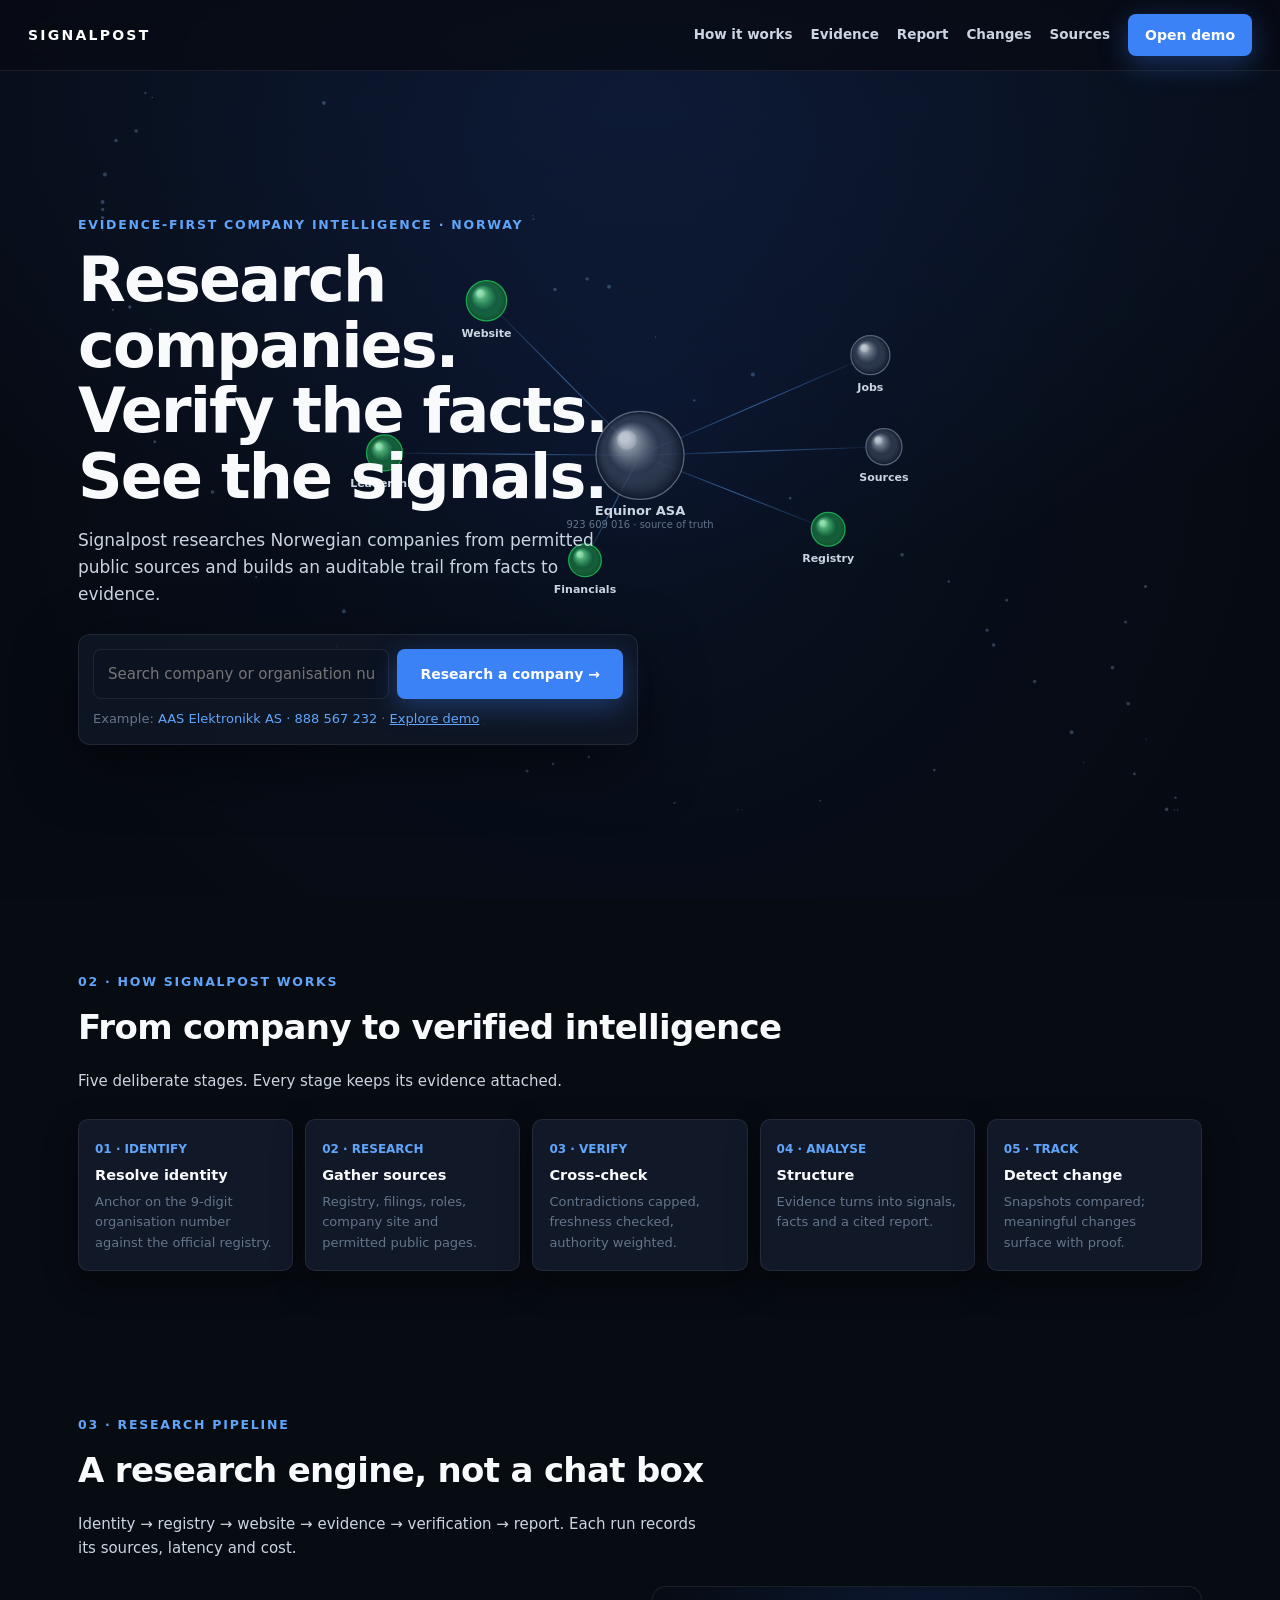
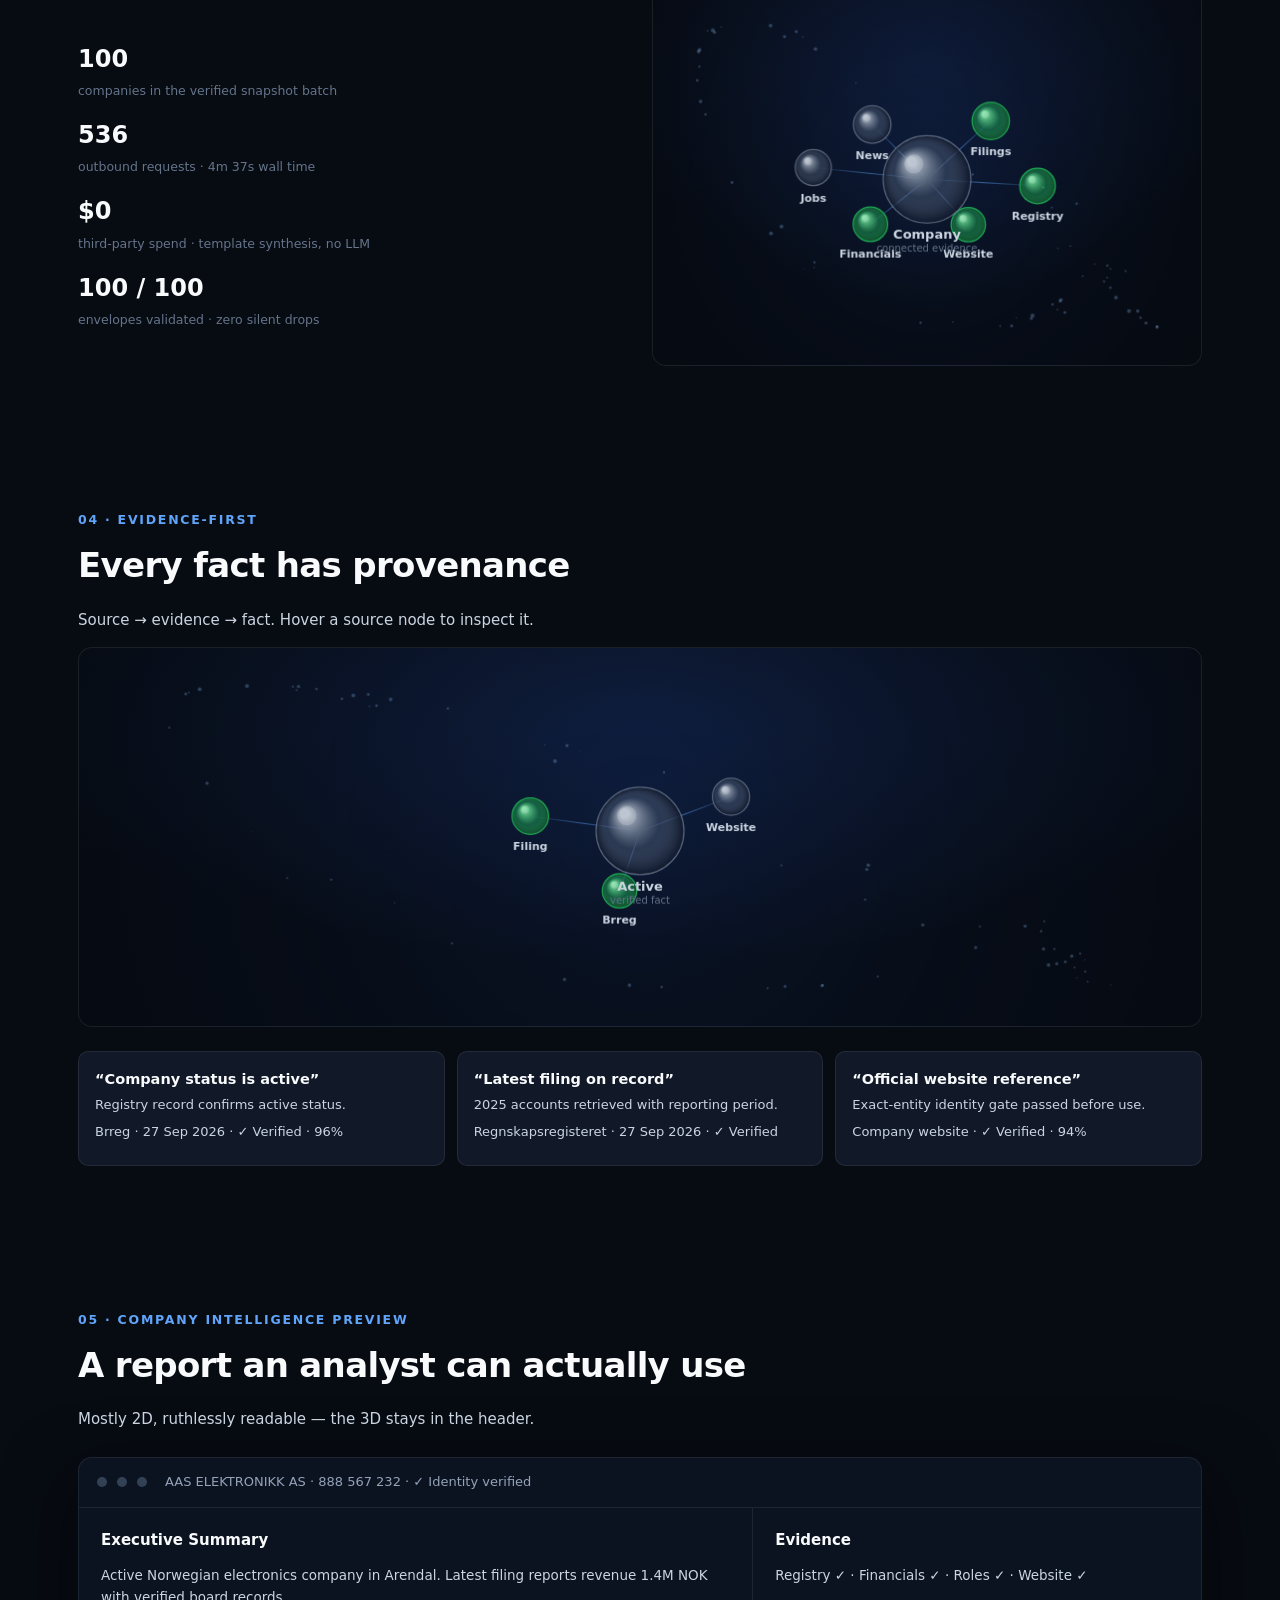
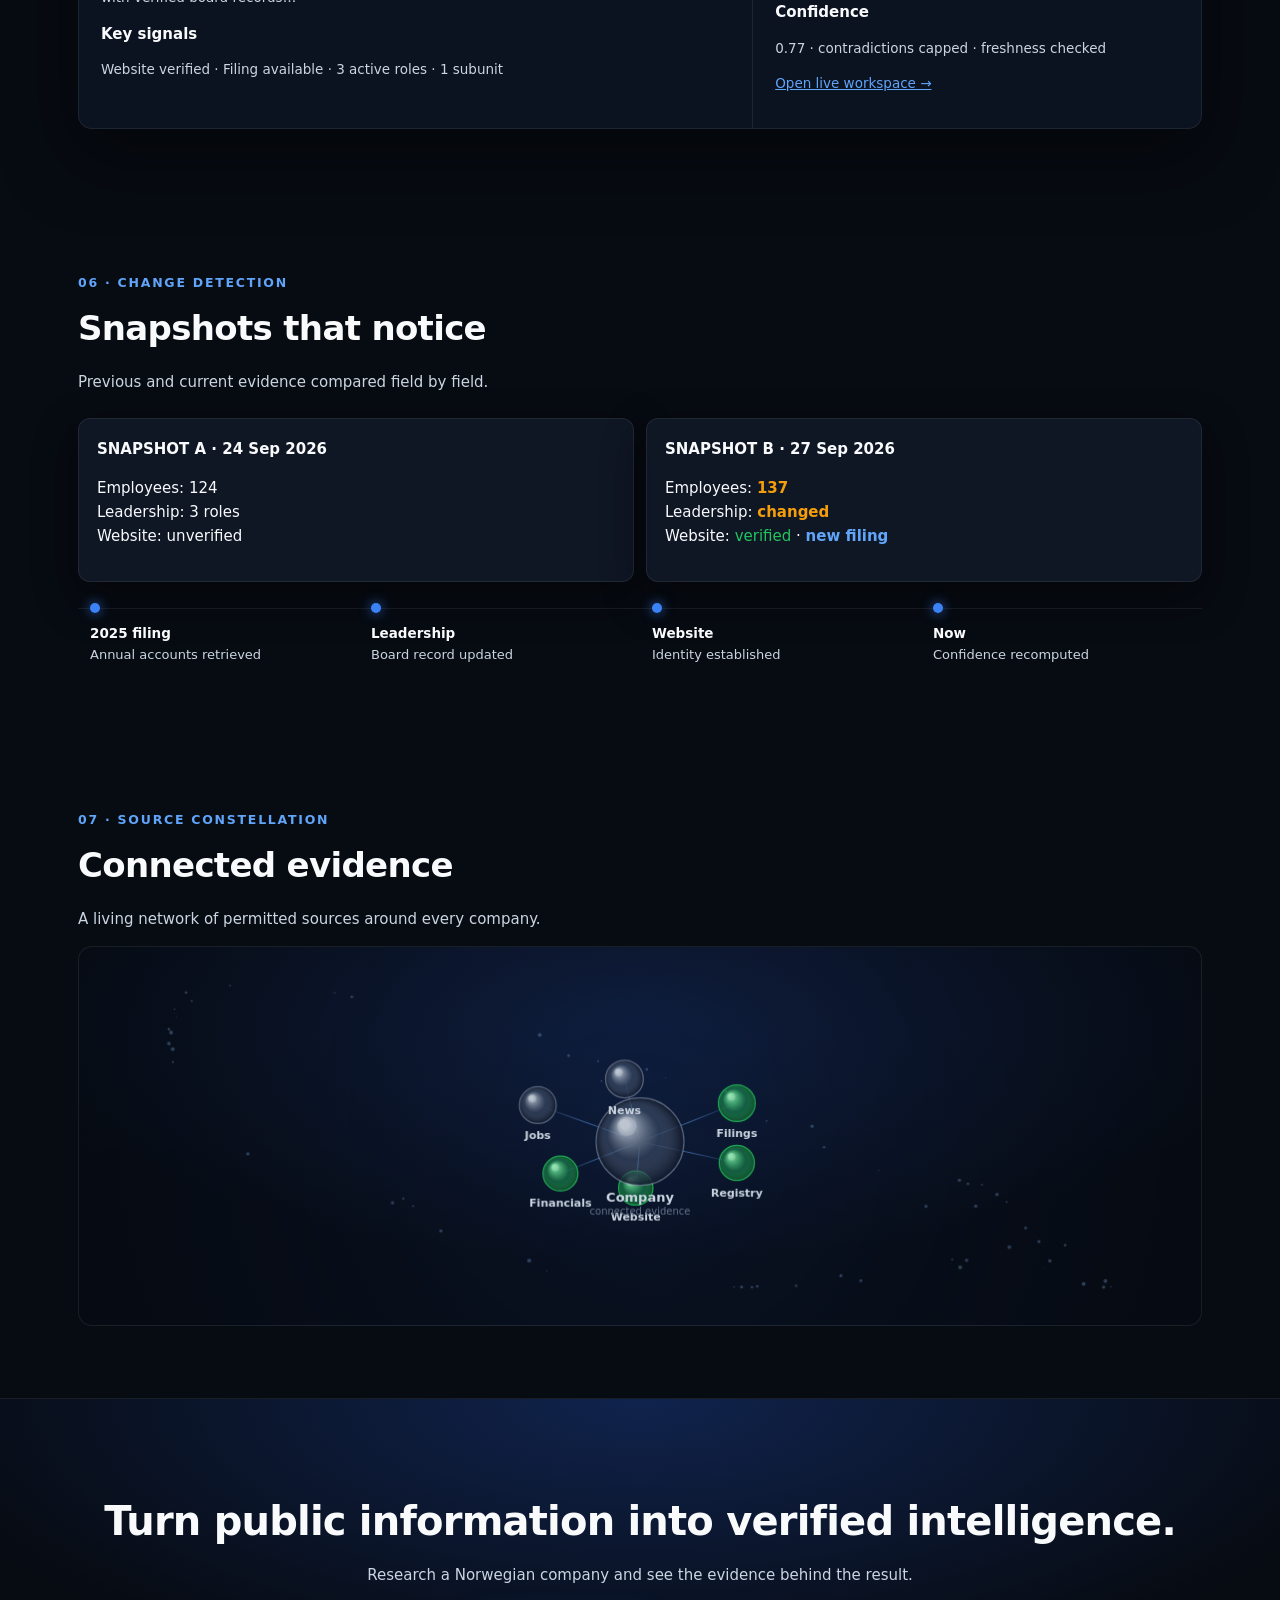
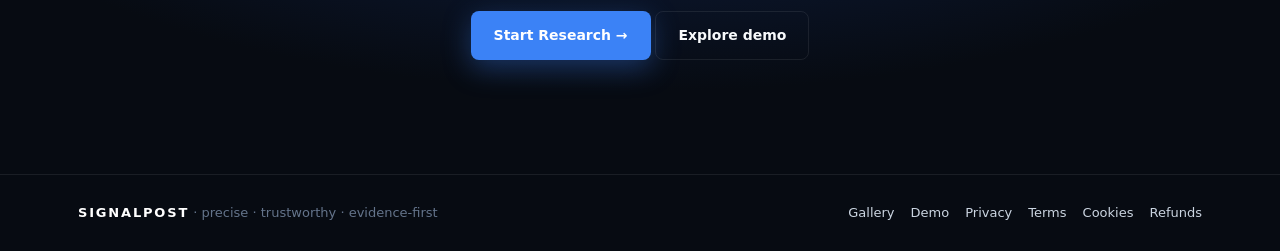
<file: docs/index.html>
<!doctype html><html lang="en"><head><meta charset="utf-8">
<meta name="viewport" content="width=device-width,initial-scale=1">
<meta name="description" content="Signalpost — an evidence-first intelligence agent for Norwegian companies. Research companies. Verify the facts. See the signals.">
<meta http-equiv="Content-Security-Policy" content="default-src 'self'; style-src 'self' 'unsafe-inline'; img-src 'self' data:; connect-src 'self'; script-src 'self'; base-uri 'self'; form-action 'self'">
<title>Signalpost — Research companies. Verify the facts. See the signals.</title>
<link rel="stylesheet" href="landing.css"></head>
<body><a class="skip" href="#main">Skip to content</a>
<header class="top"><a class="logo" href="#top">SIGNALPOST</a>
<nav aria-label="Sections"><a href="#how">How it works</a><a href="#evidence">Evidence</a><a href="#report">Report</a><a href="#changes">Changes</a><a href="#sources">Sources</a></nav>
<a class="btn primary" style="padding:9px 16px" href="app/">Open demo</a></header>
<main id="main">
<section class="hero" id="top" aria-label="Introduction">
<canvas data-graph="hero" aria-hidden="true"></canvas>
<div class="nodepanel" id="nodePanel" hidden></div>
<div class="hero-inner">
<div class="eyebrow">Evidence-first company intelligence · Norway</div>
<h1>Research companies.<br>Verify the facts.<br>See the signals.</h1>
<p class="sub">Signalpost researches Norwegian companies from permitted public sources and builds an auditable trail from facts to evidence.</p>
<div class="searchcard"><form id="heroSearch" action="app/" method="get" aria-label="Research a company">
<div class="searchrow"><input id="heroQ" name="q" aria-label="Search company or organisation number" placeholder="Search company or organisation number" autocomplete="off"><button class="btn primary" type="submit">Research a company →</button></div></form>
<div class="ex">Example: <button type="button" data-ex="AAS ELEKTRONIKK AS · 888 567 232">AAS Elektronikk AS · 888 567 232</button> · <a href="app/">Explore demo</a></div></div>
</div></section>

<section class="block" id="how"><div class="kicker">02 · How Signalpost works</div>
<h2 class="st">From company to verified intelligence</h2>
<p class="lede">Five deliberate stages. Every stage keeps its evidence attached.</p>
<div class="steps5">
<div class="step"><b>01 · IDENTIFY</b><h3>Resolve identity</h3><p>Anchor on the 9-digit organisation number against the official registry.</p></div>
<div class="step"><b>02 · RESEARCH</b><h3>Gather sources</h3><p>Registry, filings, roles, company site and permitted public pages.</p></div>
<div class="step"><b>03 · VERIFY</b><h3>Cross-check</h3><p>Contradictions capped, freshness checked, authority weighted.</p></div>
<div class="step"><b>04 · ANALYSE</b><h3>Structure</h3><p>Evidence turns into signals, facts and a cited report.</p></div>
<div class="step"><b>05 · TRACK</b><h3>Detect change</h3><p>Snapshots compared; meaningful changes surface with proof.</p></div>
</div></section>

<section class="block" id="pipeline"><div class="kicker">03 · Research pipeline</div>
<h2 class="st">A research engine, not a chat box</h2>
<p class="lede">Identity → registry → website → evidence → verification → report. Each run records its sources, latency and cost.</p>
<div class="pipe2"><div class="statline" style="flex-direction:column;gap:14px">
<div><b>100</b><span>companies in the verified snapshot batch</span></div>
<div><b>536</b><span>outbound requests · 4m 37s wall time</span></div>
<div><b>$0</b><span>third-party spend · template synthesis, no LLM</span></div>
<div><b>100 / 100</b><span>envelopes validated · zero silent drops</span></div>
</div><canvas class="scene" data-graph="constellation" aria-label="Source network visualization"></canvas></div></section>

<section class="block" id="evidence"><div class="kicker">04 · Evidence-first</div>
<h2 class="st">Every fact has provenance</h2>
<p class="lede">Source → evidence → fact. Hover a source node to inspect it.</p>
<canvas class="scene" data-graph="evidence" aria-label="Evidence graph visualization"></canvas>
<div class="nodepanel" id="evPanel" hidden style="position:static;width:auto;margin-top:12px"></div>
<div class="evgrid">
<div class="evcard"><h3>“Company status is active”</h3><p>Registry record confirms active status.</p><p>Brreg · 27 Sep 2026 · ✓ Verified · 96%</p></div>
<div class="evcard"><h3>“Latest filing on record”</h3><p>2025 accounts retrieved with reporting period.</p><p>Regnskapsregisteret · 27 Sep 2026 · ✓ Verified</p></div>
<div class="evcard"><h3>“Official website reference”</h3><p>Exact-entity identity gate passed before use.</p><p>Company website · ✓ Verified · 94%</p></div>
</div></section>

<section class="block" id="report"><div class="kicker">05 · Company intelligence preview</div>
<h2 class="st">A report an analyst can actually use</h2>
<p class="lede">Mostly 2D, ruthlessly readable — the 3D stays in the header.</p>
<div class="mockreport" role="img" aria-label="Sample company report preview"><div class="mhead"><span class="mdot"></span><span class="mdot"></span><span class="mdot"></span><span style="margin-left:8px;font-size:13px;color:#94A3B8">AAS ELEKTRONIKK AS · 888 567 232 · ✓ Identity verified</span></div>
<div class="mbody"><div><h3>Executive Summary</h3><p>Active Norwegian electronics company in Arendal. Latest filing reports revenue 1.4M NOK with verified board records…</p><h3>Key signals</h3><p>Website verified · Filing available · 3 active roles · 1 subunit</p></div>
<div><h3>Evidence</h3><p>Registry ✓ · Financials ✓ · Roles ✓ · Website ✓</p><h3>Confidence</h3><p>0.77 · contradictions capped · freshness checked</p><p><a href="app/#/company/888567232">Open live workspace →</a></p></div></div></div></section>

<section class="block" id="changes"><div class="kicker">06 · Change detection</div>
<h2 class="st">Snapshots that notice</h2>
<p class="lede">Previous and current evidence compared field by field.</p>
<div class="snap"><div class="panel"><b>SNAPSHOT A · 24 Sep 2026</b><p>Employees: 124<br>Leadership: 3 roles<br>Website: unverified</p></div>
<div class="panel"><b>SNAPSHOT B · 27 Sep 2026</b><p>Employees: <span class="chg">137</span><br>Leadership: <span class="chg">changed</span><br>Website: <span class="ok">verified</span> · <span class="new">new filing</span></p></div></div>
<div class="tl"><div><b>2025 filing</b>Annual accounts retrieved</div><div><b>Leadership</b>Board record updated</div><div><b>Website</b>Identity established</div><div><b>Now</b>Confidence recomputed</div></div></section>

<section class="block" id="sources"><div class="kicker">07 · Source constellation</div>
<h2 class="st">Connected evidence</h2>
<p class="lede">A living network of permitted sources around every company.</p>
<canvas class="scene" data-graph="constellation" aria-label="Source constellation visualization"></canvas></section>

<section class="cta"><h2>Turn public information into verified intelligence.</h2>
<p>Research a Norwegian company and see the evidence behind the result.</p>
<p><a class="btn primary" href="app/">Start Research →</a> <a class="btn ghost" href="app/">Explore demo</a></p></section>
</main>
<footer class="site"><div class="wrap"><span><b style="color:#fff;letter-spacing:.14em">SIGNALPOST</b> · precise · trustworthy · evidence-first</span>
<nav aria-label="Legal"><a href="gallery.html">Gallery</a><a href="app/">Demo</a><a href="privacy.html">Privacy</a><a href="terms.html">Terms</a><a href="cookies.html">Cookies</a><a href="refunds.html">Refunds</a></nav></div></footer>
<script src="landing.js" defer></script>
</body></html>
</file>
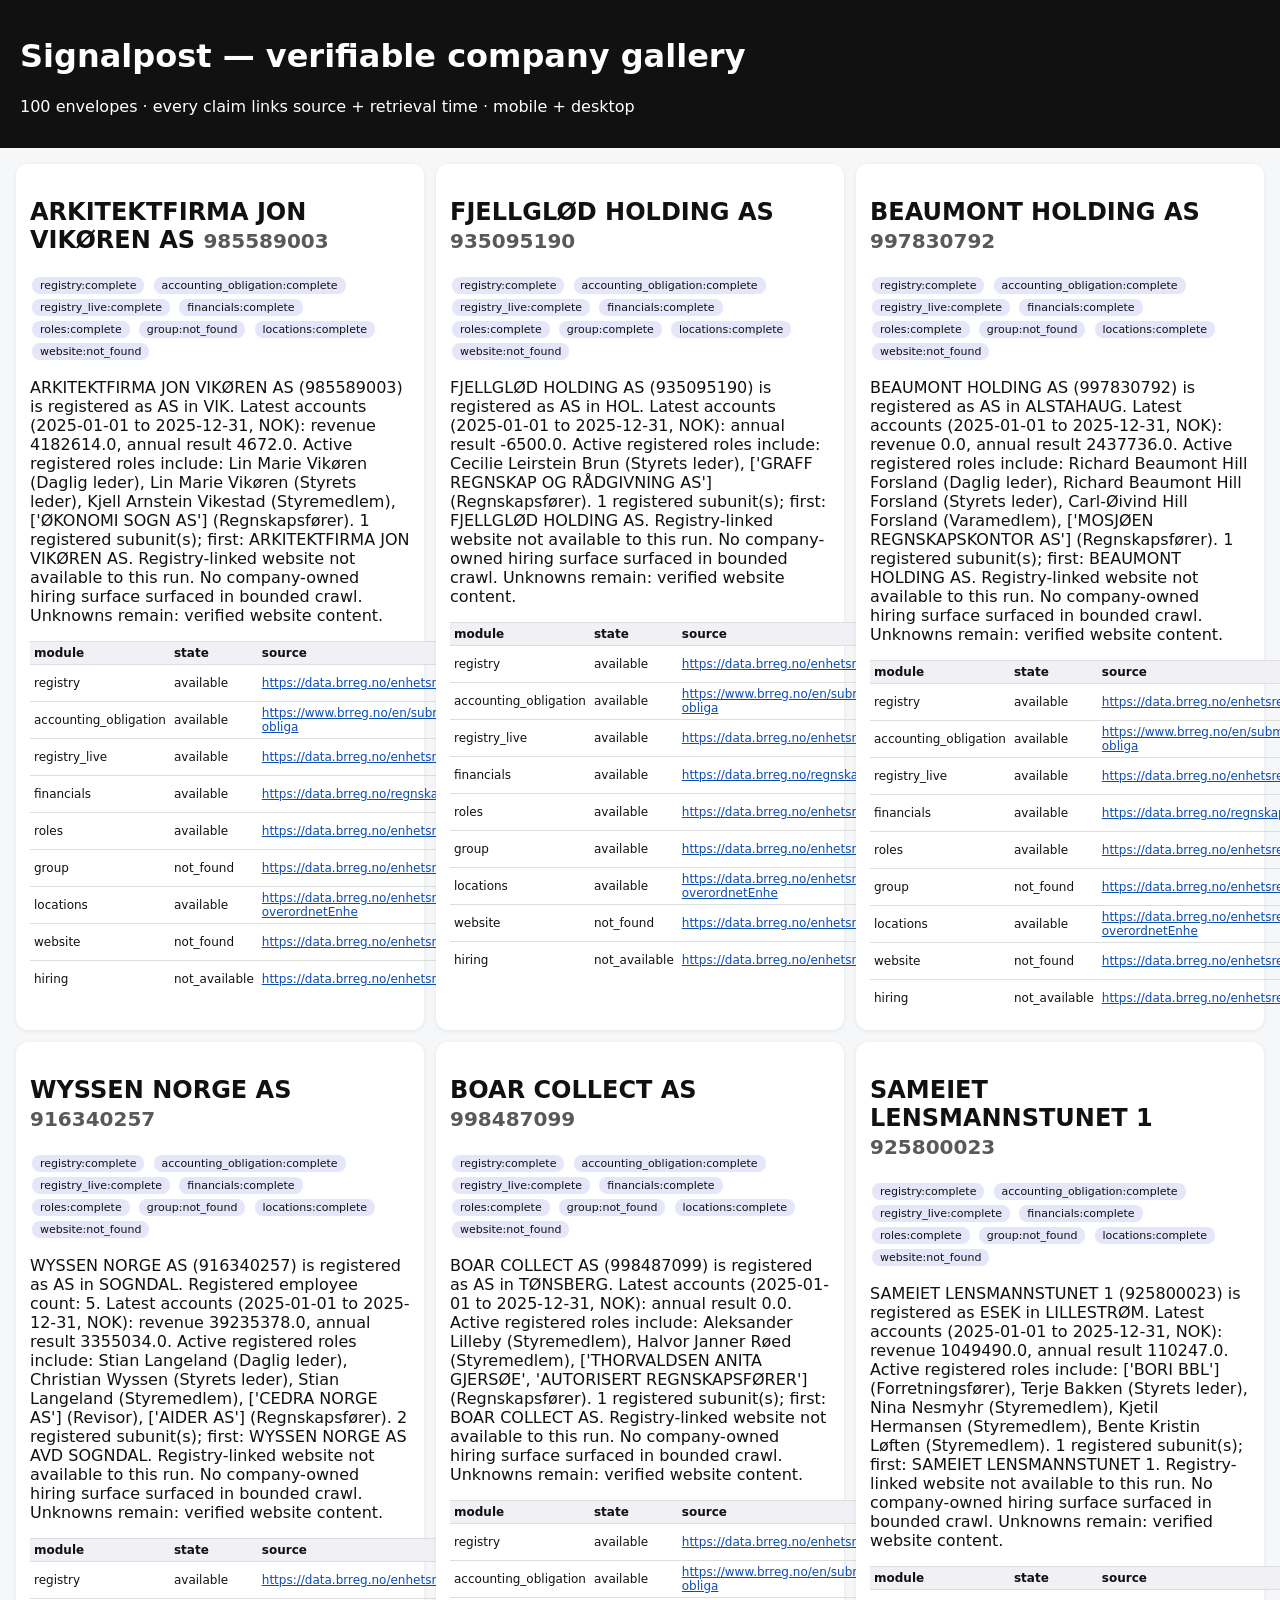
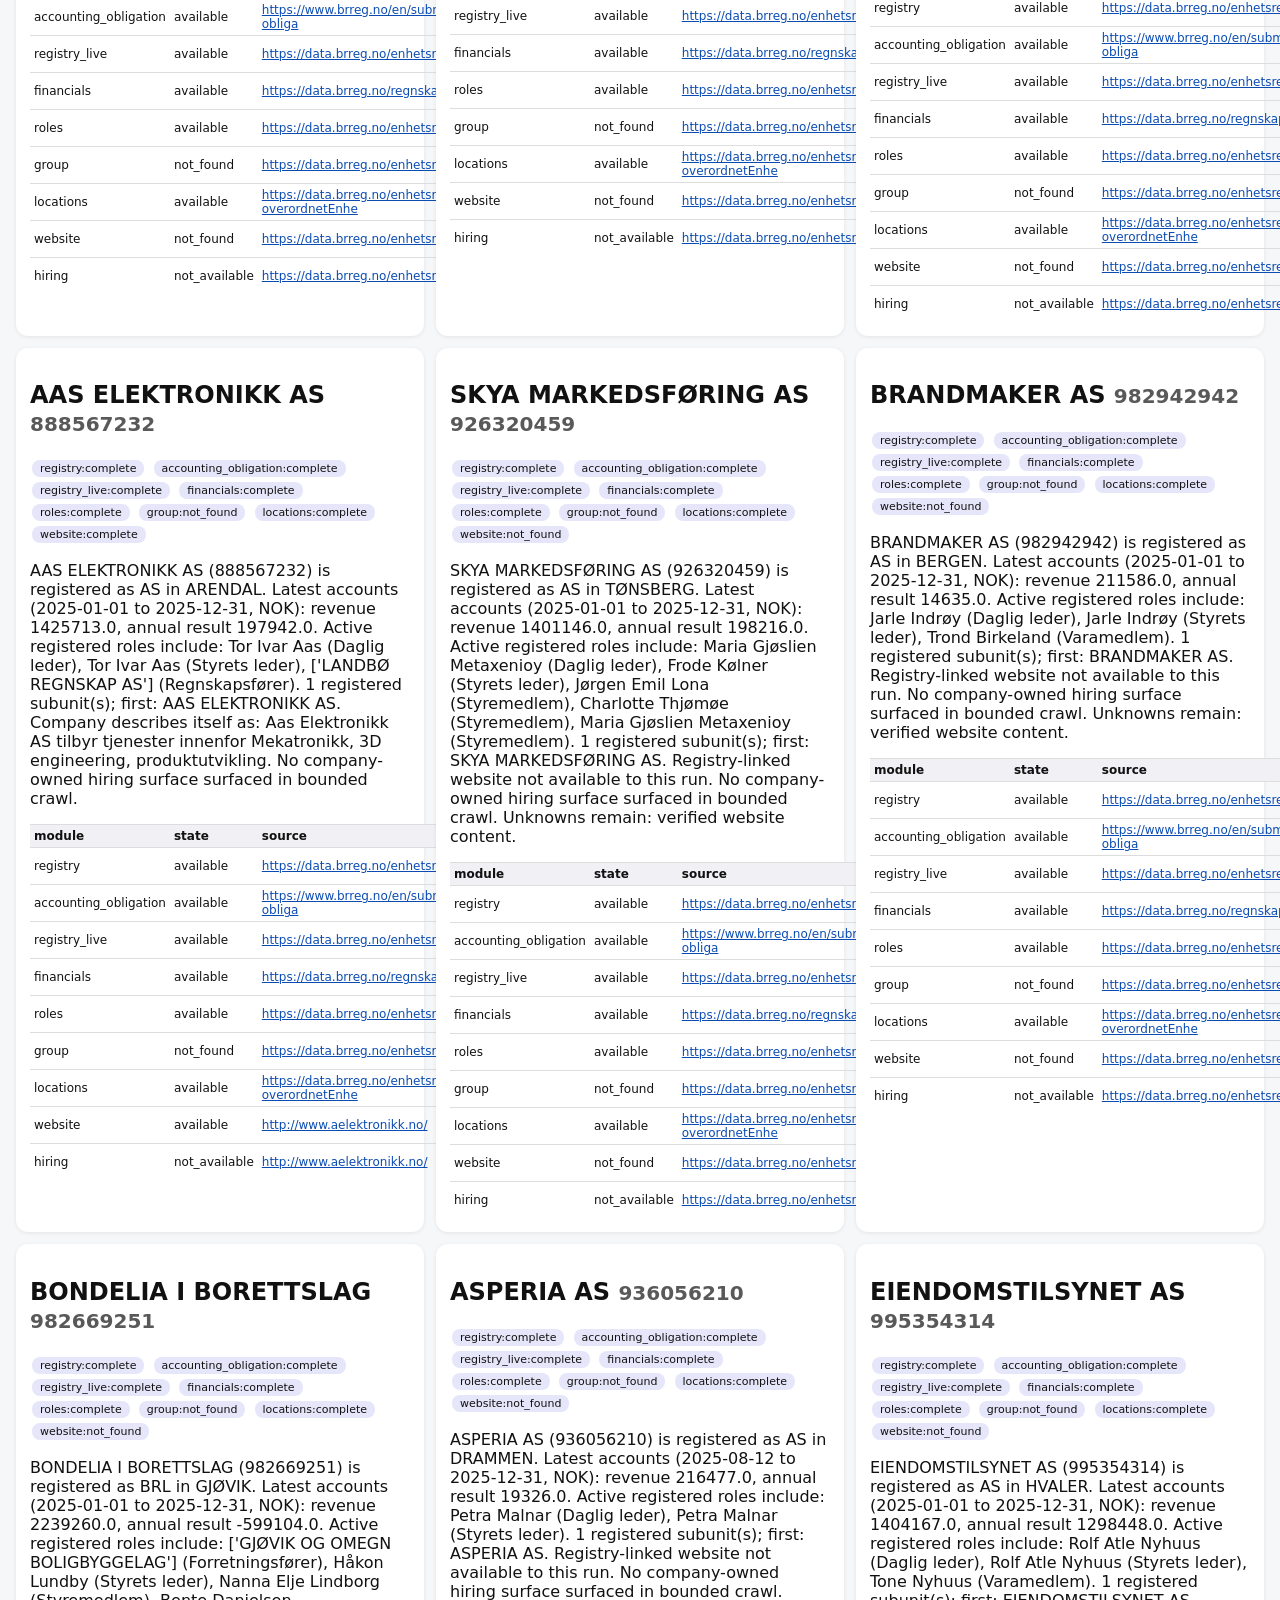
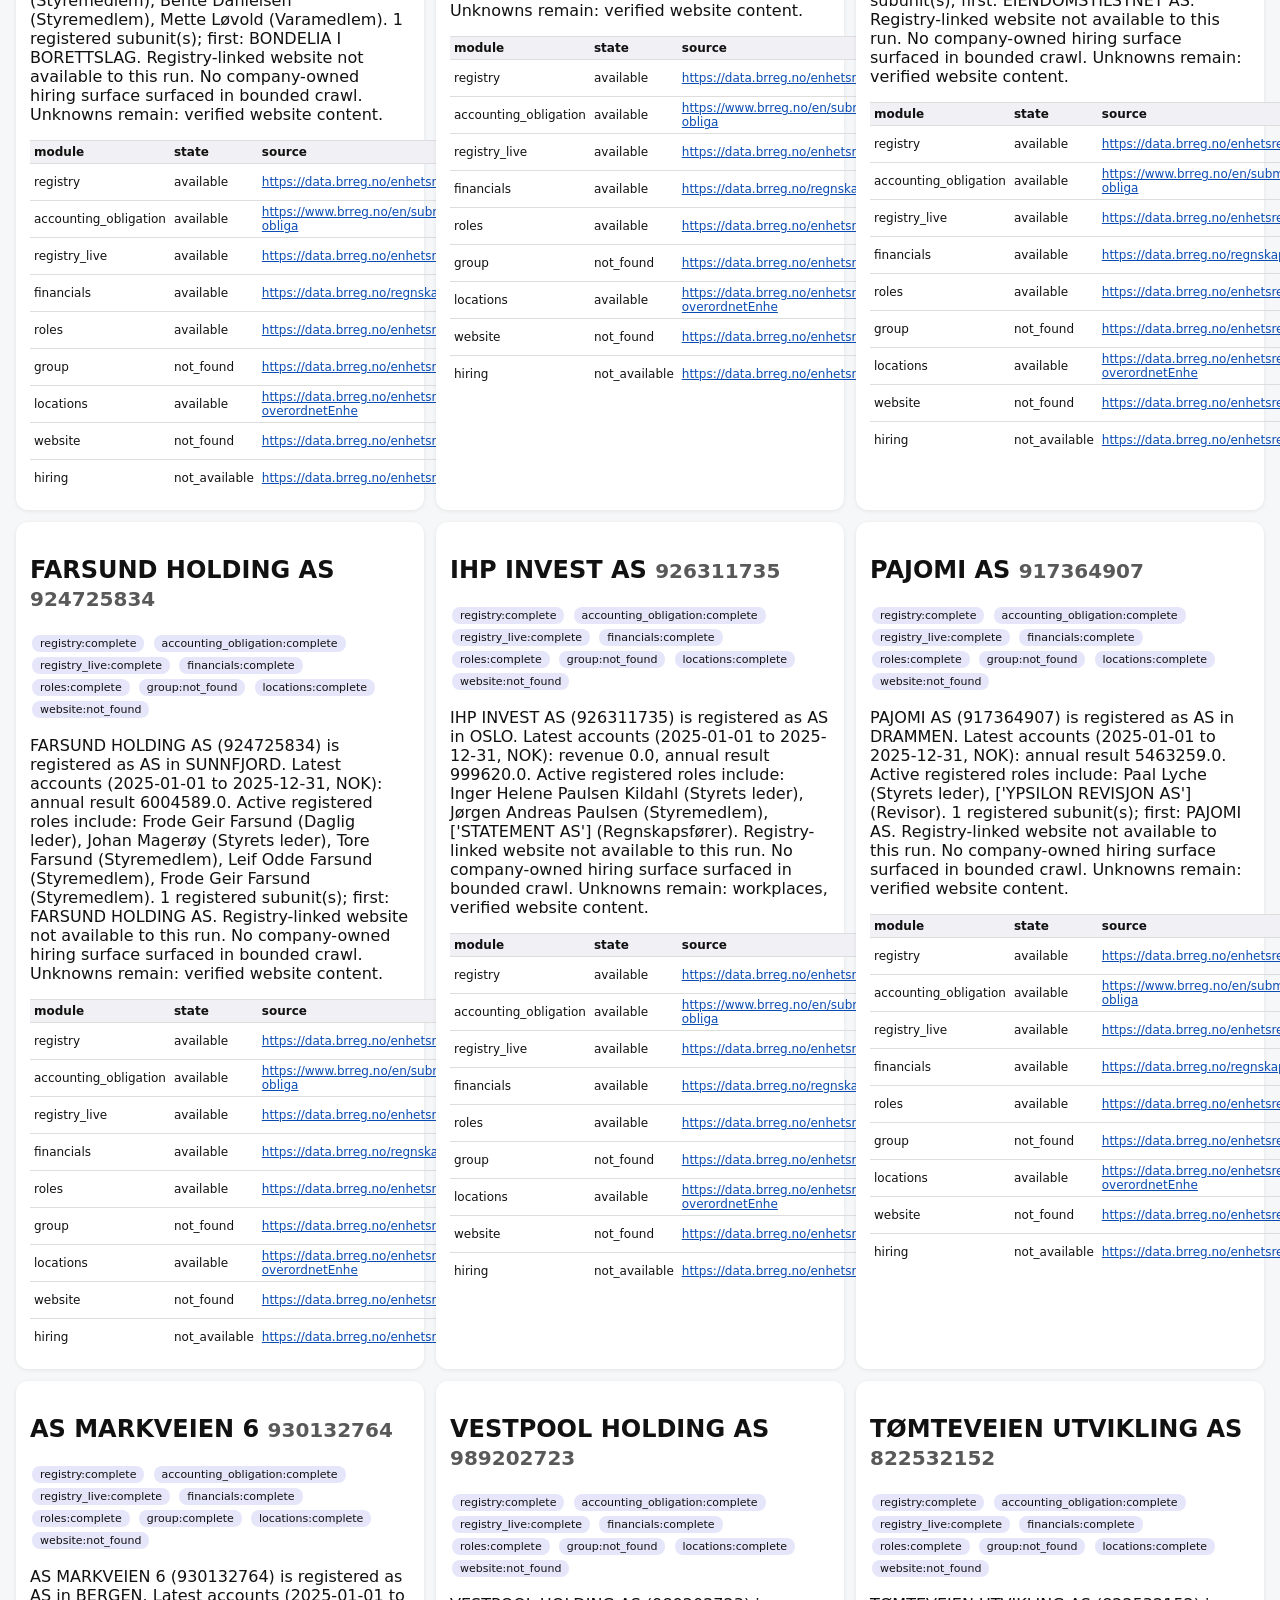
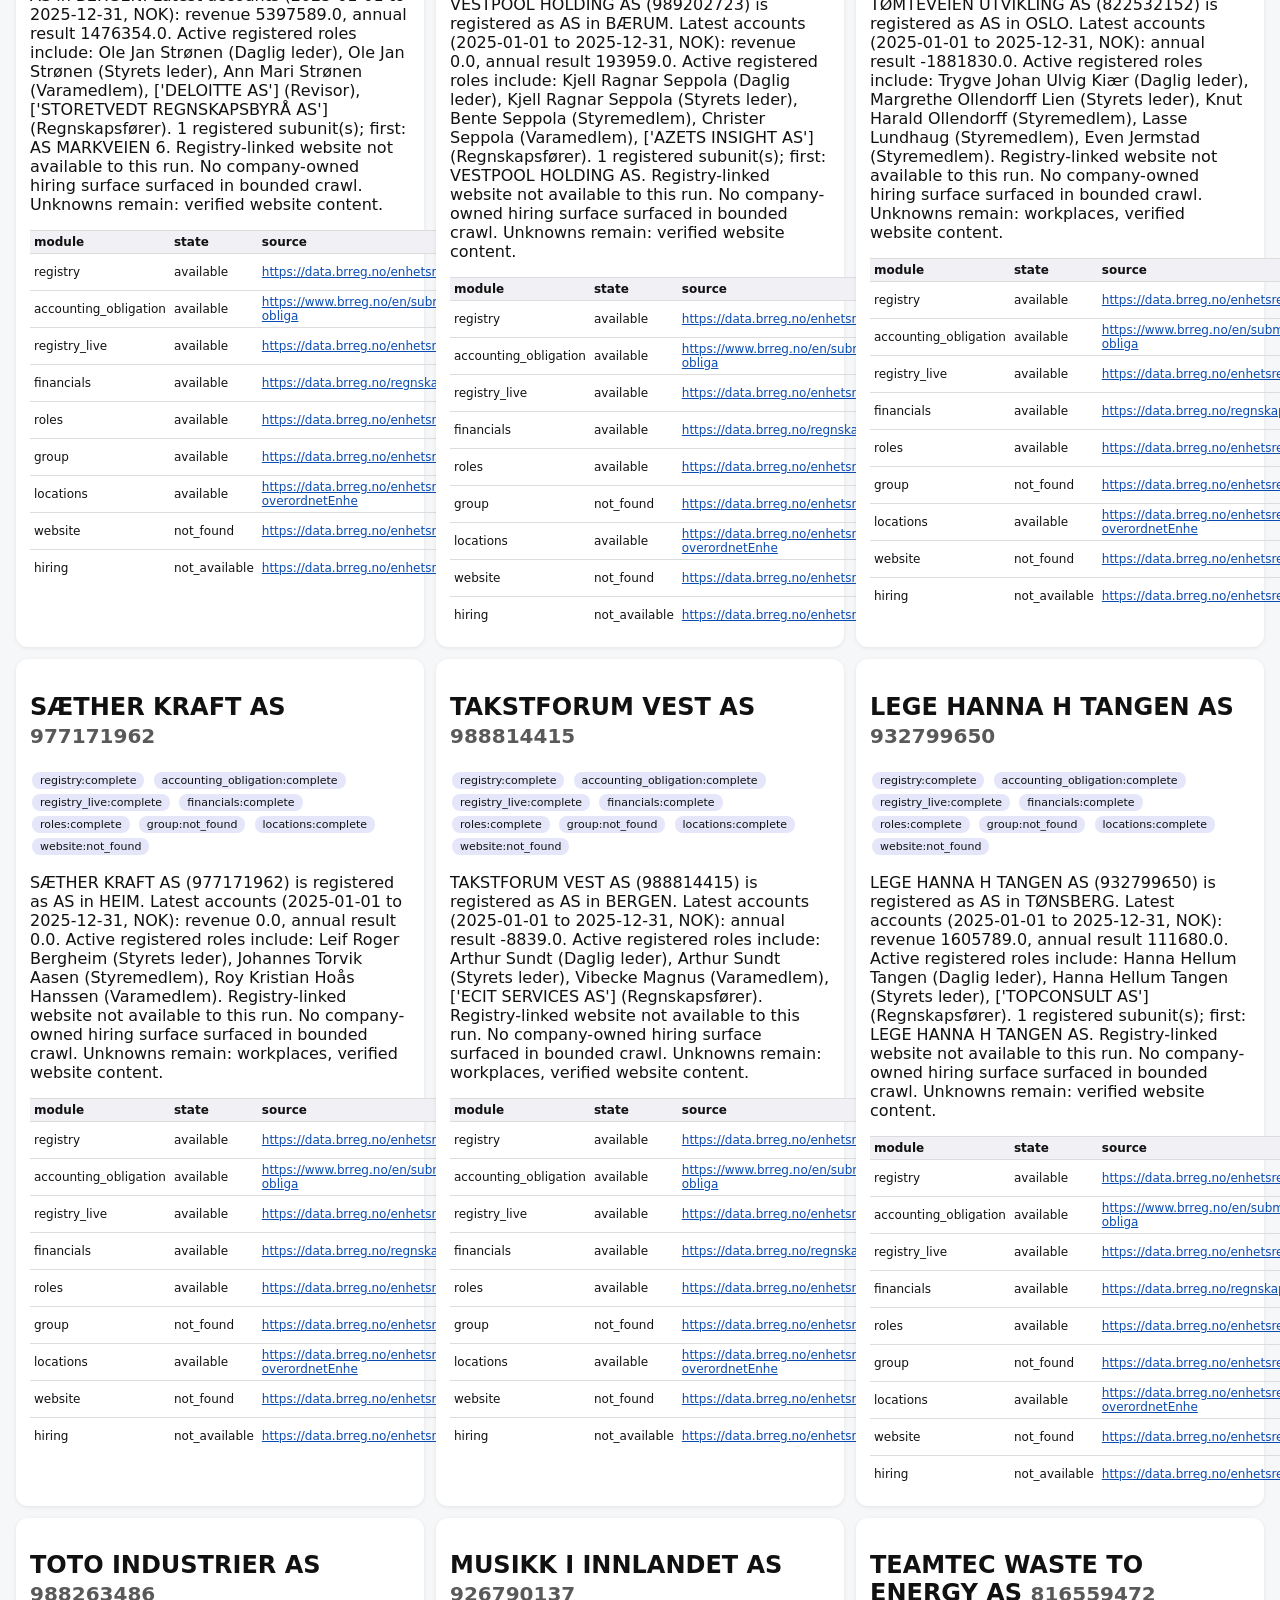
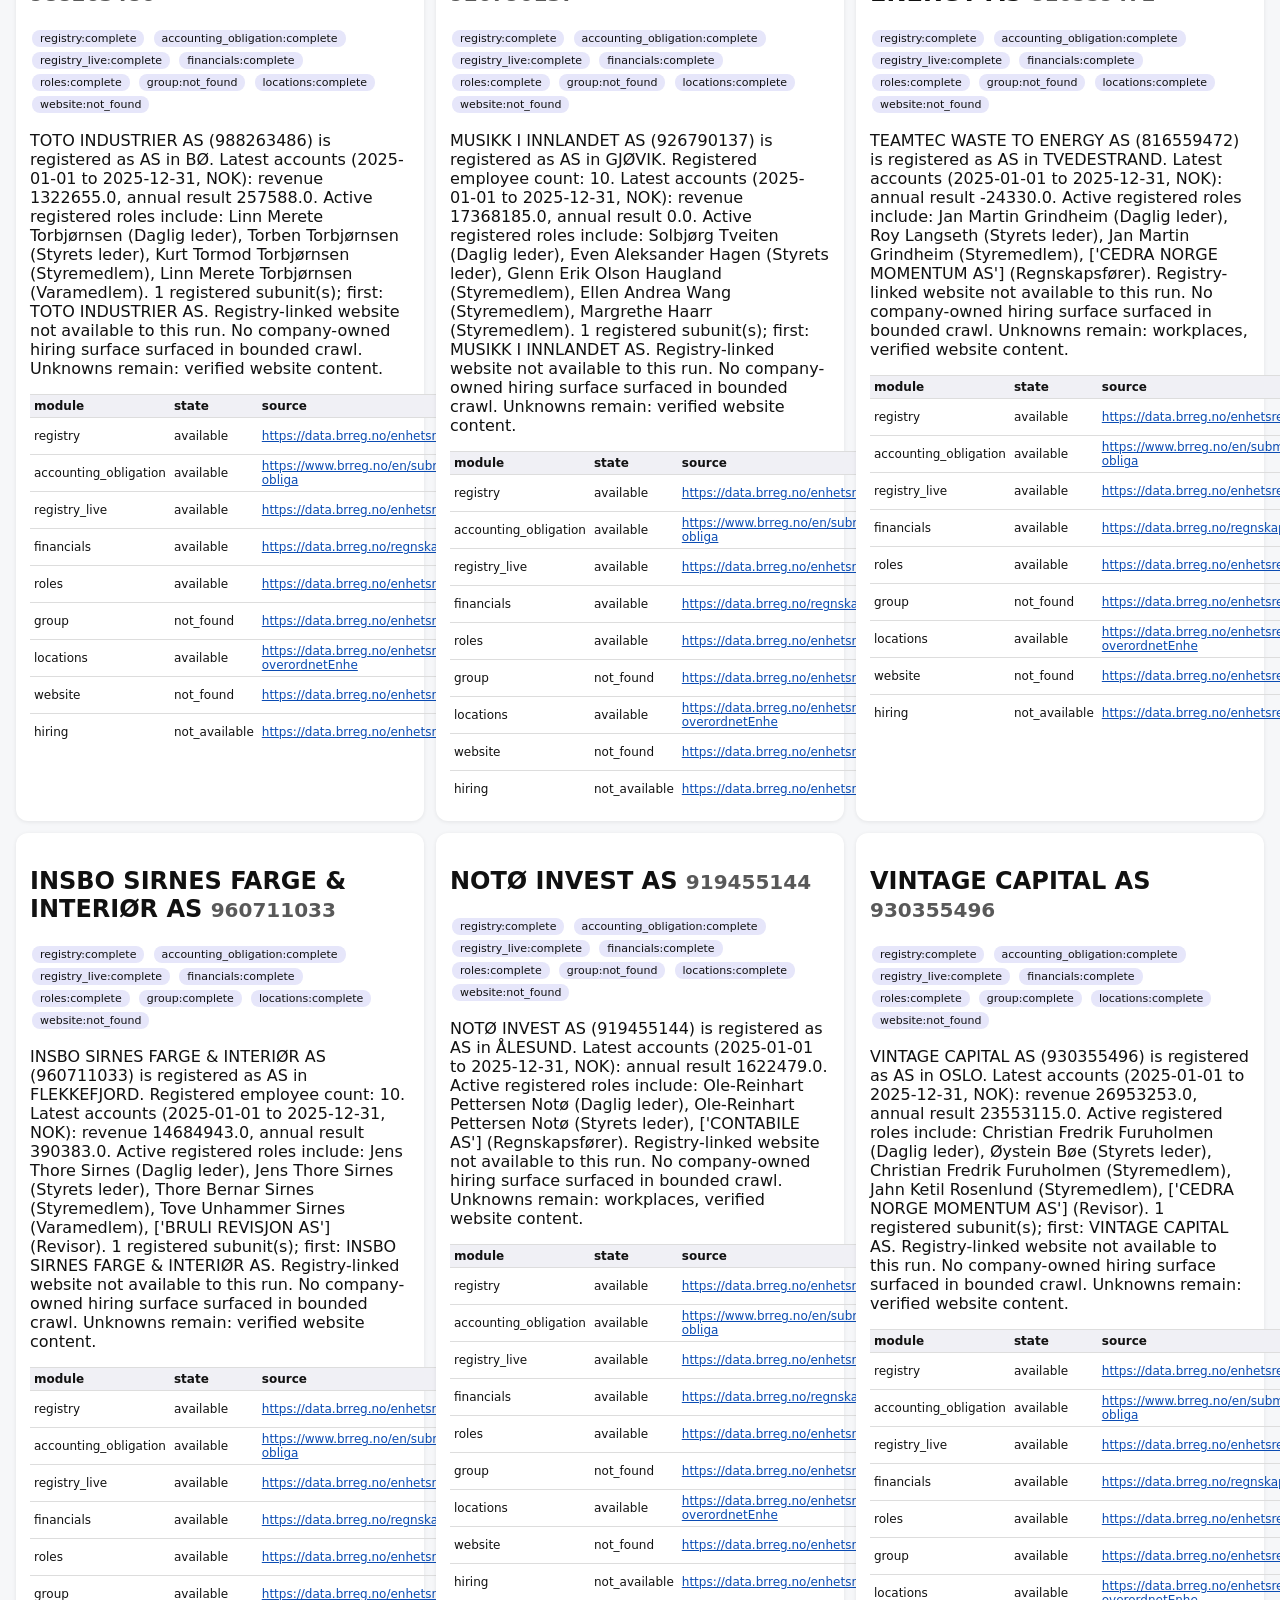
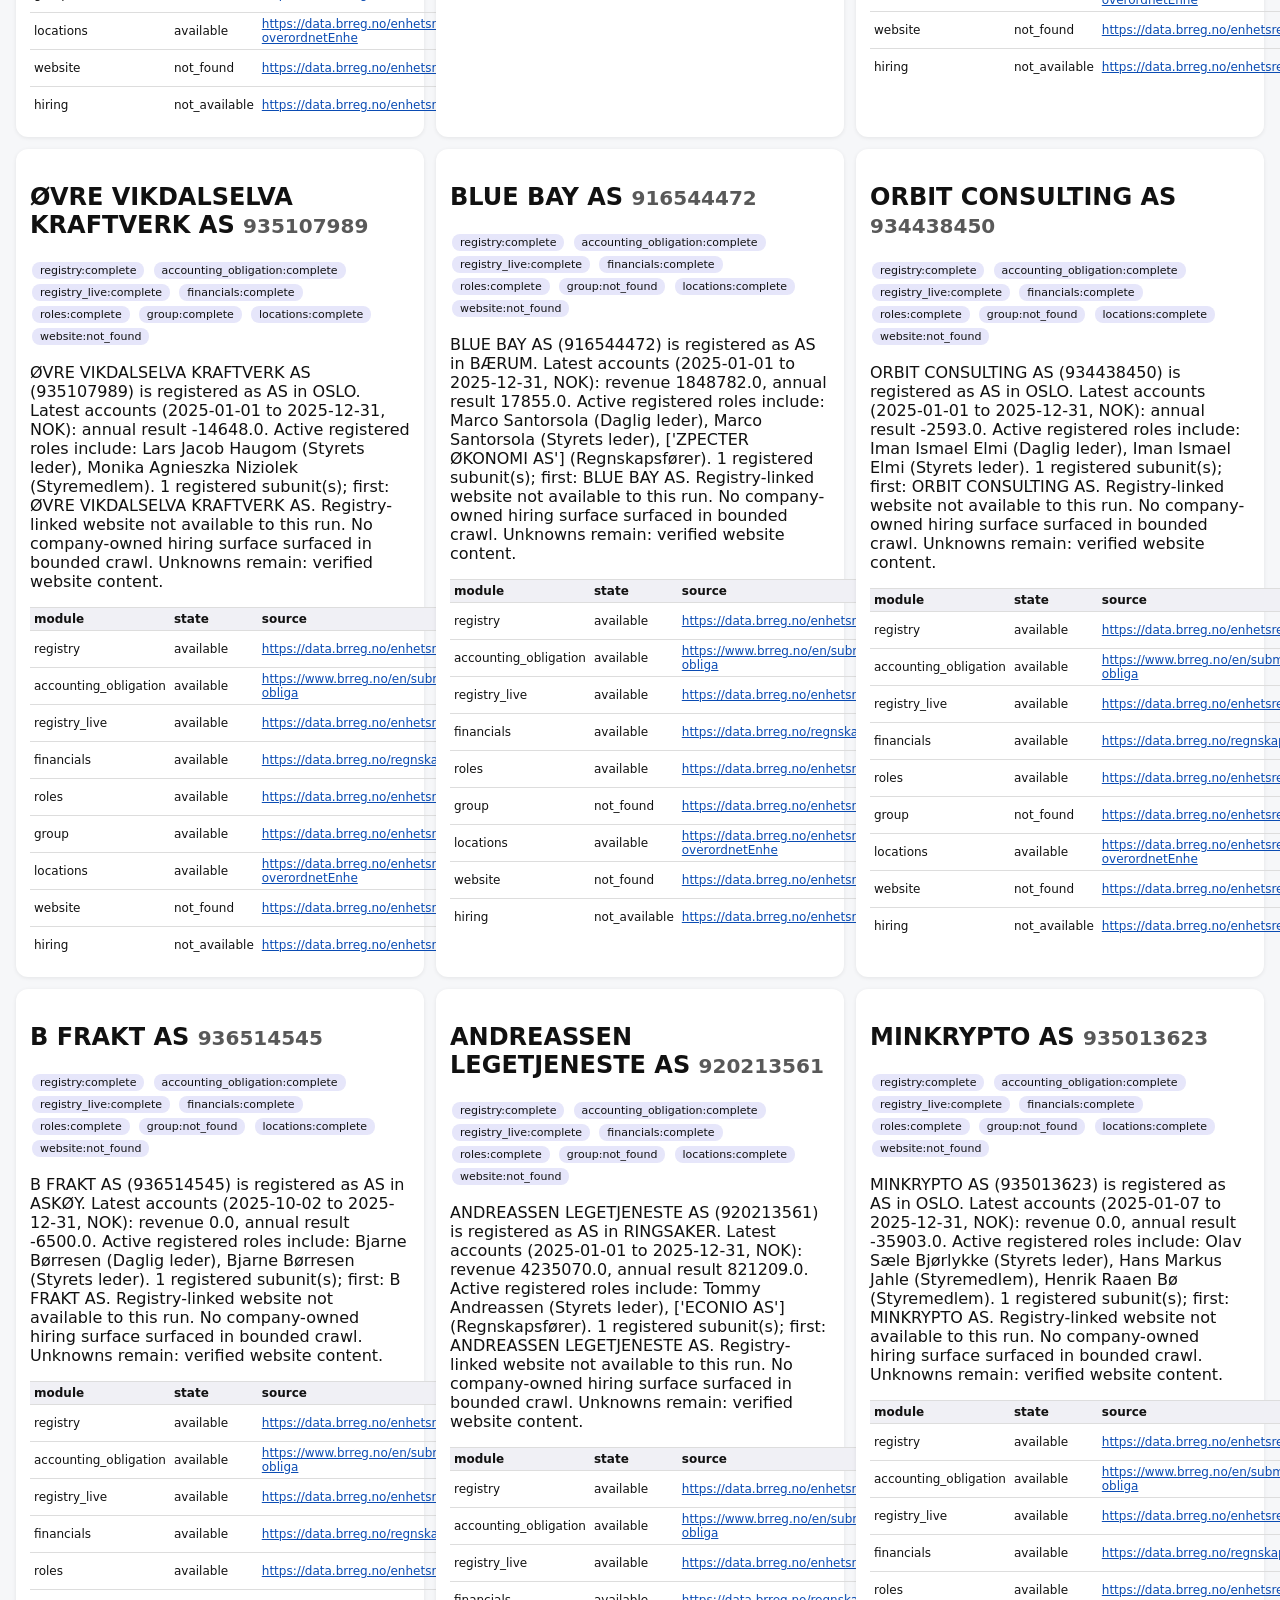
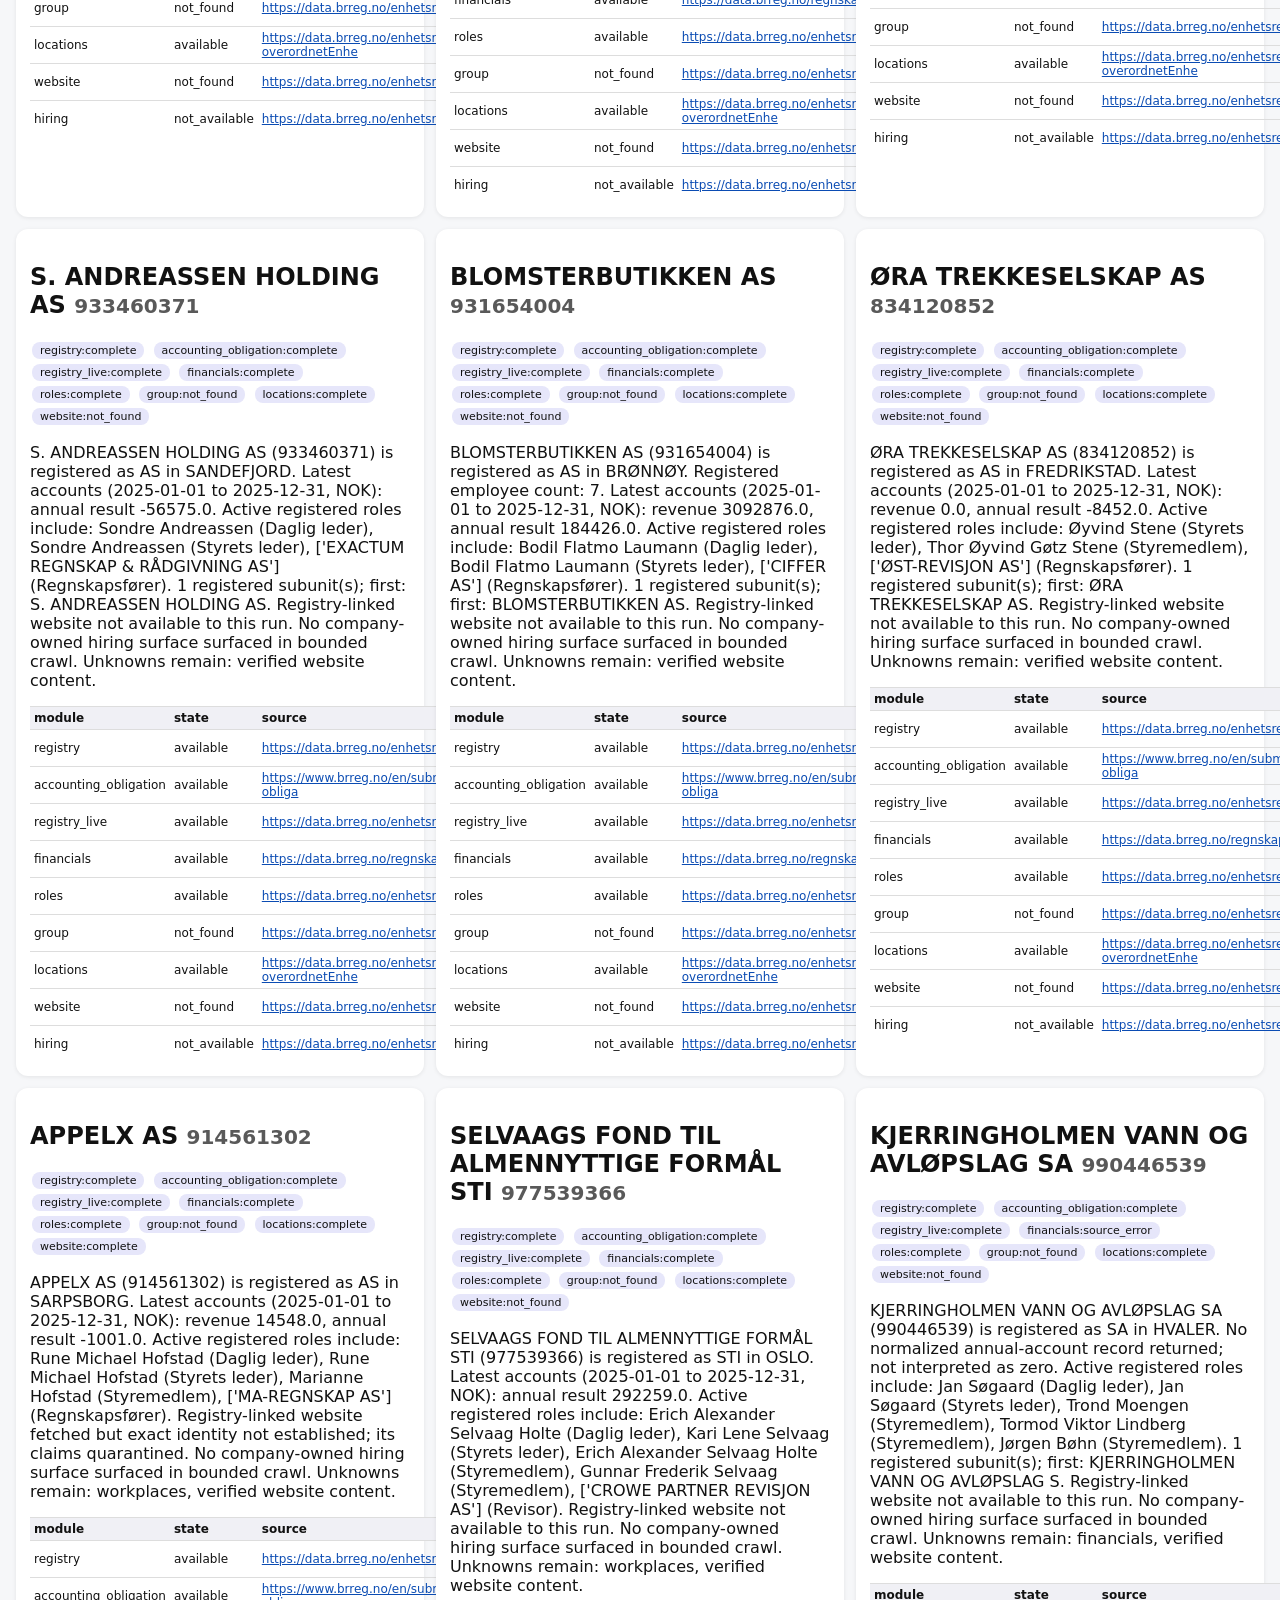
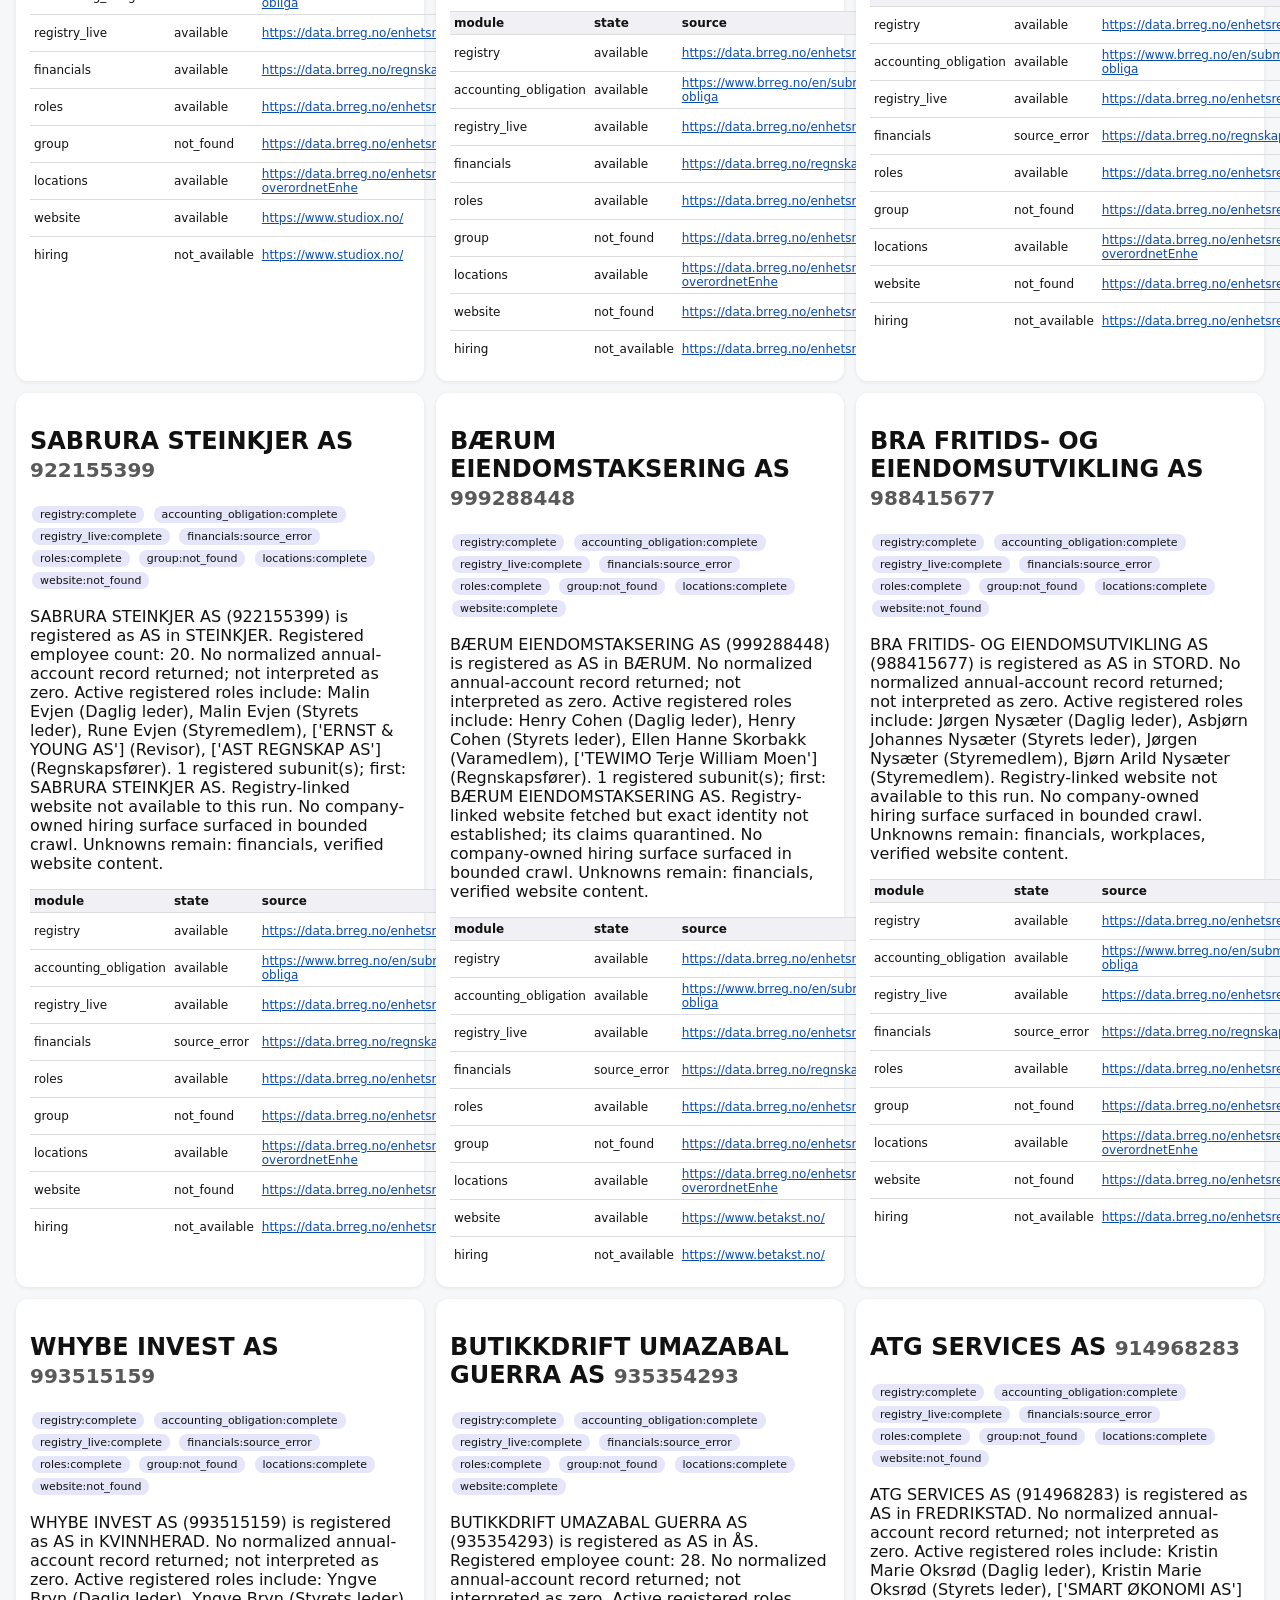
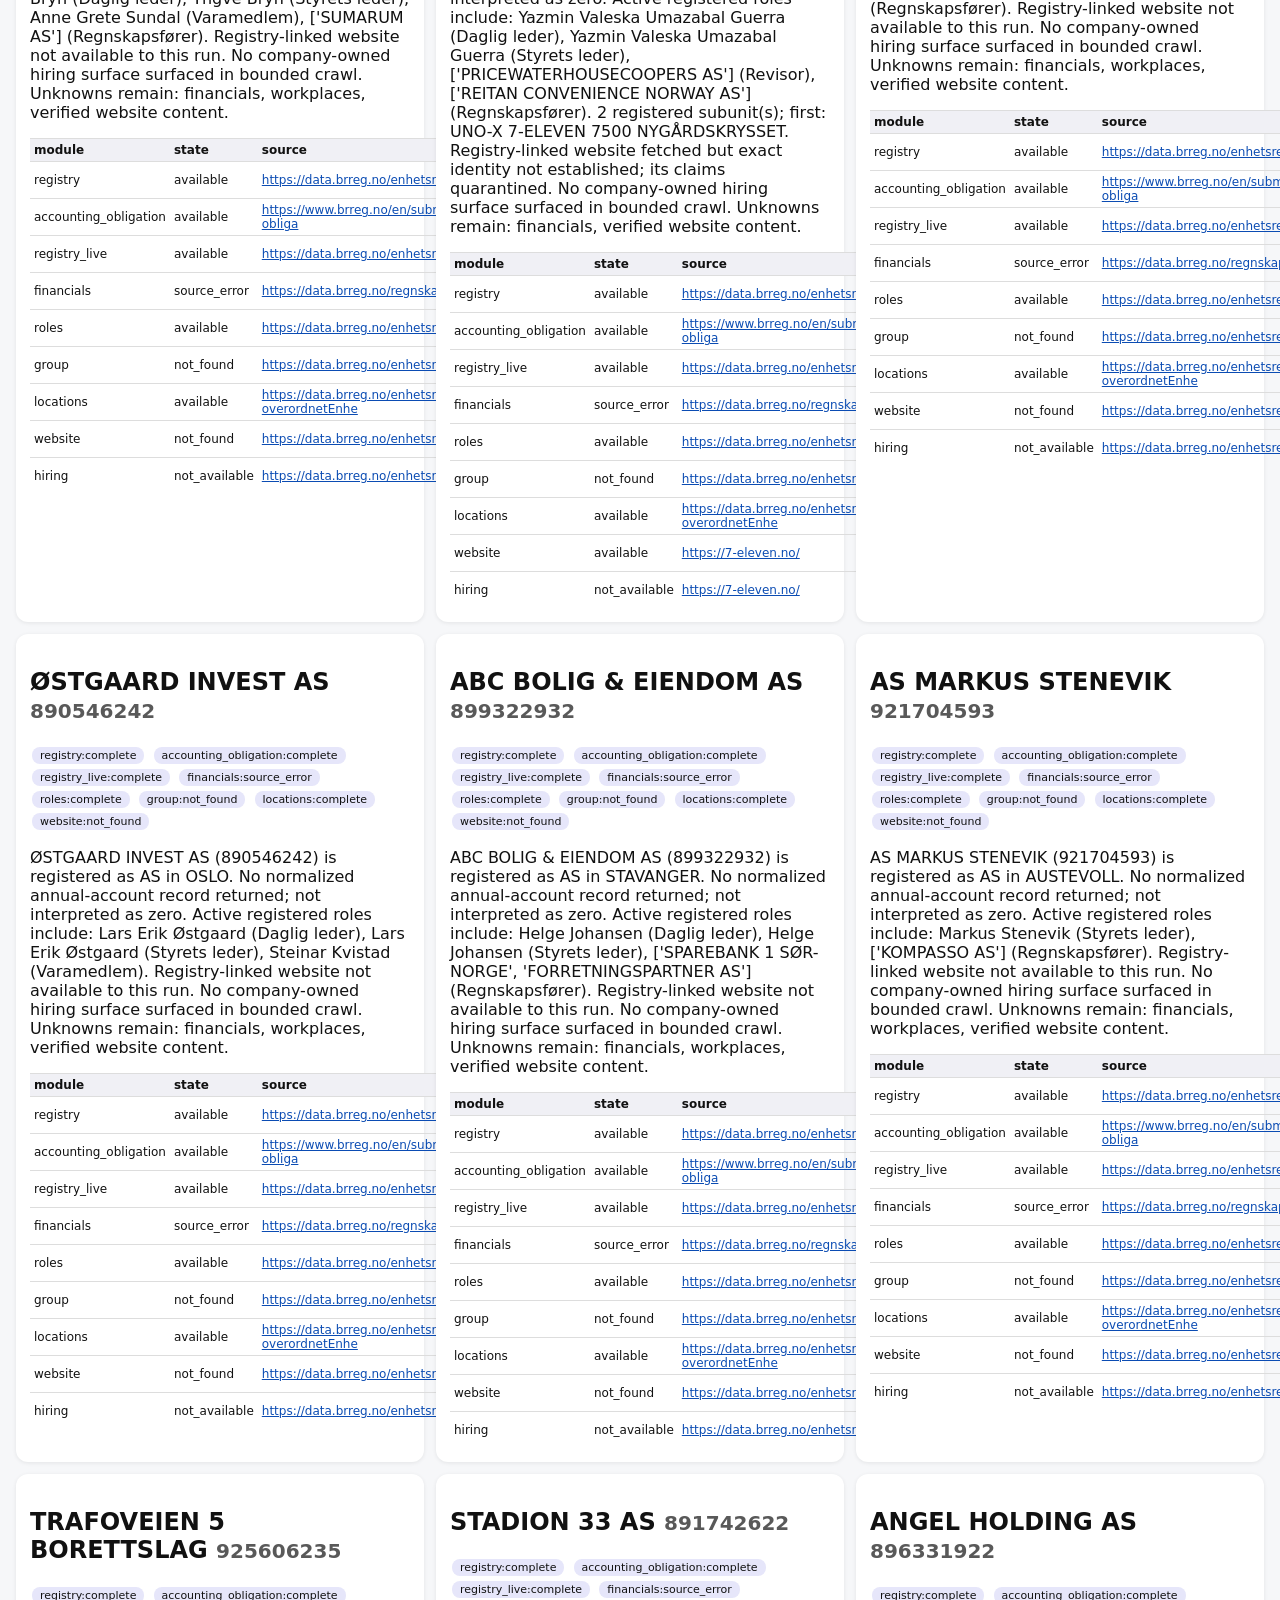
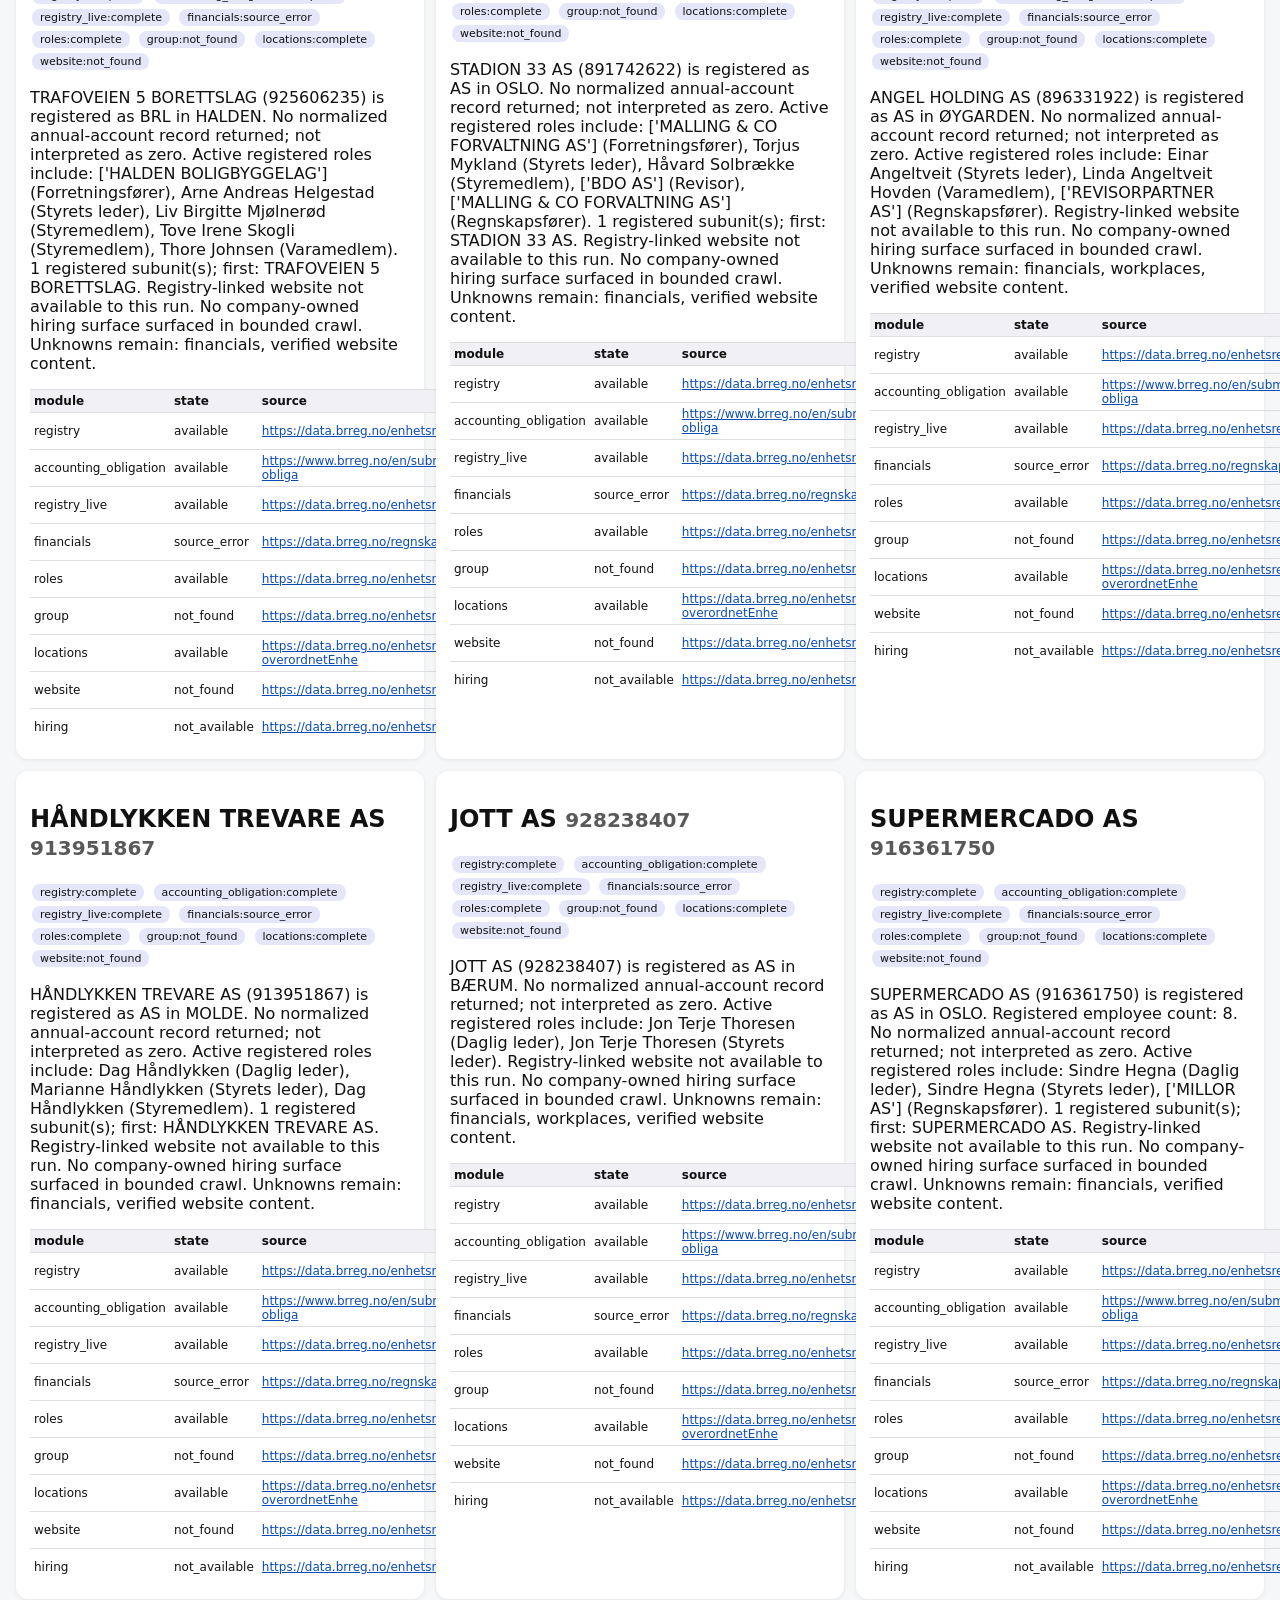
<file: site/index.html>
<!doctype html><html lang='en'><head><meta charset='utf-8'>
<meta name='viewport' content='width=device-width,initial-scale=1'>
<meta name='description' content='Verifiable Norwegian company profiles with source links and retrieval dates.'>
<meta http-equiv='Content-Security-Policy' content="default-src 'none'; style-src 'unsafe-inline'; img-src https: data:; connect-src 'none'; script-src 'none'; base-uri 'none'; form-action 'none'">
<title>Signalpost gallery &mdash; 100 companies</title>
<style>body{font-family:system-ui,-apple-system,'Segoe UI',sans-serif;margin:0;background:#f6f7f9;color:#111}header{padding:16px 20px;background:#111;color:#fff}header a{color:#fff}.skip{position:absolute;left:-9999px;top:0;background:#fff;color:#111;padding:8px 12px;z-index:10}.skip:focus{left:8px;top:8px}main{padding:16px;display:grid;gap:12px;grid-template-columns:repeat(auto-fill,minmax(340px,1fr))}.card{background:#fff;border-radius:12px;padding:14px;box-shadow:0 1px 4px rgba(0,0,0,.08)}.b{display:inline-block;background:#e6e6fa;color:#111;font-size:11px;border-radius:8px;padding:2px 8px;margin:2px}table{width:100%;font-size:12px;border-collapse:collapse}td,th{border-top:1px solid #ddd;padding:4px;text-align:left}th{background:#f0f0f5}small{color:#595959}a{color:#0b4cb3;text-decoration:underline}a:focus-visible{outline:3px solid #0b4cb3;outline-offset:2px}footer{padding:20px;background:#fff;border-top:1px solid #ddd;font-size:13px;color:#333}footer nav ul{list-style:none;padding:0;display:flex;gap:12px;flex-wrap:wrap}@media(max-width:600px){main{grid-template-columns:1fr}}</style>
</head><body><a class='skip' href='#main'>Skip to company profiles</a>
<header><h1>Signalpost &mdash; verifiable company gallery</h1>
<p>100 envelopes &middot; every claim links source + retrieval time &middot; mobile + desktop</p></header>
<main id='main'><article class='card' aria-labelledby='c0'><h2 id='c0'>ARKITEKTFIRMA JON VIKØREN AS <small>985589003</small></h2><div><span class='b'>registry:complete</span> <span class='b'>accounting_obligation:complete</span> <span class='b'>registry_live:complete</span> <span class='b'>financials:complete</span> <span class='b'>roles:complete</span> <span class='b'>group:not_found</span> <span class='b'>locations:complete</span> <span class='b'>website:not_found</span></div><p>ARKITEKTFIRMA JON VIKØREN AS (985589003) is registered as AS in VIK. Latest accounts (2025-01-01 to 2025-12-31, NOK): revenue 4182614.0, annual result 4672.0. Active registered roles include: Lin Marie Vikøren (Daglig leder), Lin Marie Vikøren (Styrets leder), Kjell Arnstein Vikestad (Styremedlem), [&#x27;ØKONOMI SOGN AS&#x27;] (Regnskapsfører). 1 registered subunit(s); first: ARKITEKTFIRMA JON VIKØREN AS. Registry-linked website not available to this run. No company-owned hiring surface surfaced in bounded crawl. Unknowns remain: verified website content.</p><table><caption class='skip'>Evidence for ARKITEKTFIRMA JON VIKØREN AS, organisation 985589003</caption><tr><th scope='col'>module</th><th scope='col'>state</th><th scope='col'>source</th><th scope='col'>retrieved</th></tr><tr><td>registry</td><td>available</td><td><a href='https://data.brreg.no/enhetsregisteret/api/enheter/lastned/csv' rel='noopener noreferrer nofollow'>https://data.brreg.no/enhetsregisteret/api/enheter/lastned/csv</a></td><td>2026-09-27T07:00:24.638125Z</td></tr><tr><td>accounting_obligation</td><td>available</td><td><a href='https://www.brreg.no/en/submission-of-annual-accounts/reporting-obligations-to-the-register-of-company-accounts/who-has-an-accounting-obligation/' rel='noopener noreferrer nofollow'>https://www.brreg.no/en/submission-of-annual-accounts/reporting-obliga</a></td><td>2026-09-27T07:00:51.420707Z</td></tr><tr><td>registry_live</td><td>available</td><td><a href='https://data.brreg.no/enhetsregisteret/api/enheter/985589003' rel='noopener noreferrer nofollow'>https://data.brreg.no/enhetsregisteret/api/enheter/985589003</a></td><td>2026-09-27T07:00:57.980593Z</td></tr><tr><td>financials</td><td>available</td><td><a href='https://data.brreg.no/regnskapsregisteret/regnskap/985589003' rel='noopener noreferrer nofollow'>https://data.brreg.no/regnskapsregisteret/regnskap/985589003</a></td><td>2026-09-27T07:01:02.925267Z</td></tr><tr><td>roles</td><td>available</td><td><a href='https://data.brreg.no/enhetsregisteret/api/enheter/985589003/roller' rel='noopener noreferrer nofollow'>https://data.brreg.no/enhetsregisteret/api/enheter/985589003/roller</a></td><td>2026-09-27T07:01:03.685446Z</td></tr><tr><td>group</td><td>not_found</td><td><a href='https://data.brreg.no/enhetsregisteret/api/konsernstruktur/985589003' rel='noopener noreferrer nofollow'>https://data.brreg.no/enhetsregisteret/api/konsernstruktur/985589003</a></td><td>2026-09-27T07:01:04.404329Z</td></tr><tr><td>locations</td><td>available</td><td><a href='https://data.brreg.no/enhetsregisteret/api/underenheter?overordnetEnhet=985589003&amp;size=1000' rel='noopener noreferrer nofollow'>https://data.brreg.no/enhetsregisteret/api/underenheter?overordnetEnhe</a></td><td>2026-09-27T07:01:05.132972Z</td></tr><tr><td>website</td><td>not_found</td><td><a href='https://data.brreg.no/enhetsregisteret/api/enheter' rel='noopener noreferrer nofollow'>https://data.brreg.no/enhetsregisteret/api/enheter</a></td><td>2026-09-27T07:01:05.133584Z</td></tr><tr><td>hiring</td><td>not_available</td><td><a href='https://data.brreg.no/enhetsregisteret/api/enheter' rel='noopener noreferrer nofollow'>https://data.brreg.no/enhetsregisteret/api/enheter</a></td><td>2026-09-27T07:01:05.133584Z</td></tr></table></article>
<article class='card' aria-labelledby='c1'><h2 id='c1'>FJELLGLØD HOLDING AS <small>935095190</small></h2><div><span class='b'>registry:complete</span> <span class='b'>accounting_obligation:complete</span> <span class='b'>registry_live:complete</span> <span class='b'>financials:complete</span> <span class='b'>roles:complete</span> <span class='b'>group:complete</span> <span class='b'>locations:complete</span> <span class='b'>website:not_found</span></div><p>FJELLGLØD HOLDING AS (935095190) is registered as AS in HOL. Latest accounts (2025-01-01 to 2025-12-31, NOK): annual result -6500.0. Active registered roles include: Cecilie Leirstein Brun (Styrets leder), [&#x27;GRAFF REGNSKAP OG RÅDGIVNING AS&#x27;] (Regnskapsfører). 1 registered subunit(s); first: FJELLGLØD HOLDING AS. Registry-linked website not available to this run. No company-owned hiring surface surfaced in bounded crawl. Unknowns remain: verified website content.</p><table><caption class='skip'>Evidence for FJELLGLØD HOLDING AS, organisation 935095190</caption><tr><th scope='col'>module</th><th scope='col'>state</th><th scope='col'>source</th><th scope='col'>retrieved</th></tr><tr><td>registry</td><td>available</td><td><a href='https://data.brreg.no/enhetsregisteret/api/enheter/lastned/csv' rel='noopener noreferrer nofollow'>https://data.brreg.no/enhetsregisteret/api/enheter/lastned/csv</a></td><td>2026-09-27T07:00:24.638125Z</td></tr><tr><td>accounting_obligation</td><td>available</td><td><a href='https://www.brreg.no/en/submission-of-annual-accounts/reporting-obligations-to-the-register-of-company-accounts/who-has-an-accounting-obligation/' rel='noopener noreferrer nofollow'>https://www.brreg.no/en/submission-of-annual-accounts/reporting-obliga</a></td><td>2026-09-27T07:00:43.645373Z</td></tr><tr><td>registry_live</td><td>available</td><td><a href='https://data.brreg.no/enhetsregisteret/api/enheter/935095190' rel='noopener noreferrer nofollow'>https://data.brreg.no/enhetsregisteret/api/enheter/935095190</a></td><td>2026-09-27T07:00:57.990704Z</td></tr><tr><td>financials</td><td>available</td><td><a href='https://data.brreg.no/regnskapsregisteret/regnskap/935095190' rel='noopener noreferrer nofollow'>https://data.brreg.no/regnskapsregisteret/regnskap/935095190</a></td><td>2026-09-27T07:01:11.299062Z</td></tr><tr><td>roles</td><td>available</td><td><a href='https://data.brreg.no/enhetsregisteret/api/enheter/935095190/roller' rel='noopener noreferrer nofollow'>https://data.brreg.no/enhetsregisteret/api/enheter/935095190/roller</a></td><td>2026-09-27T07:01:12.040954Z</td></tr><tr><td>group</td><td>available</td><td><a href='https://data.brreg.no/enhetsregisteret/api/konsernstruktur/935095190' rel='noopener noreferrer nofollow'>https://data.brreg.no/enhetsregisteret/api/konsernstruktur/935095190</a></td><td>2026-09-27T07:01:12.808445Z</td></tr><tr><td>locations</td><td>available</td><td><a href='https://data.brreg.no/enhetsregisteret/api/underenheter?overordnetEnhet=935095190&amp;size=1000' rel='noopener noreferrer nofollow'>https://data.brreg.no/enhetsregisteret/api/underenheter?overordnetEnhe</a></td><td>2026-09-27T07:01:13.511846Z</td></tr><tr><td>website</td><td>not_found</td><td><a href='https://data.brreg.no/enhetsregisteret/api/enheter' rel='noopener noreferrer nofollow'>https://data.brreg.no/enhetsregisteret/api/enheter</a></td><td>2026-09-27T07:01:13.512112Z</td></tr><tr><td>hiring</td><td>not_available</td><td><a href='https://data.brreg.no/enhetsregisteret/api/enheter' rel='noopener noreferrer nofollow'>https://data.brreg.no/enhetsregisteret/api/enheter</a></td><td>2026-09-27T07:01:13.512112Z</td></tr></table></article>
<article class='card' aria-labelledby='c2'><h2 id='c2'>BEAUMONT HOLDING AS <small>997830792</small></h2><div><span class='b'>registry:complete</span> <span class='b'>accounting_obligation:complete</span> <span class='b'>registry_live:complete</span> <span class='b'>financials:complete</span> <span class='b'>roles:complete</span> <span class='b'>group:not_found</span> <span class='b'>locations:complete</span> <span class='b'>website:not_found</span></div><p>BEAUMONT HOLDING AS (997830792) is registered as AS in ALSTAHAUG. Latest accounts (2025-01-01 to 2025-12-31, NOK): revenue 0.0, annual result 2437736.0. Active registered roles include: Richard Beaumont Hill Forsland (Daglig leder), Richard Beaumont Hill Forsland (Styrets leder), Carl-Øivind Hill Forsland (Varamedlem), [&#x27;MOSJØEN REGNSKAPSKONTOR AS&#x27;] (Regnskapsfører). 1 registered subunit(s); first: BEAUMONT HOLDING AS. Registry-linked website not available to this run. No company-owned hiring surface surfaced in bounded crawl. Unknowns remain: verified website content.</p><table><caption class='skip'>Evidence for BEAUMONT HOLDING AS, organisation 997830792</caption><tr><th scope='col'>module</th><th scope='col'>state</th><th scope='col'>source</th><th scope='col'>retrieved</th></tr><tr><td>registry</td><td>available</td><td><a href='https://data.brreg.no/enhetsregisteret/api/enheter/lastned/csv' rel='noopener noreferrer nofollow'>https://data.brreg.no/enhetsregisteret/api/enheter/lastned/csv</a></td><td>2026-09-27T07:00:24.638125Z</td></tr><tr><td>accounting_obligation</td><td>available</td><td><a href='https://www.brreg.no/en/submission-of-annual-accounts/reporting-obligations-to-the-register-of-company-accounts/who-has-an-accounting-obligation/' rel='noopener noreferrer nofollow'>https://www.brreg.no/en/submission-of-annual-accounts/reporting-obliga</a></td><td>2026-09-27T07:00:56.364249Z</td></tr><tr><td>registry_live</td><td>available</td><td><a href='https://data.brreg.no/enhetsregisteret/api/enheter/997830792' rel='noopener noreferrer nofollow'>https://data.brreg.no/enhetsregisteret/api/enheter/997830792</a></td><td>2026-09-27T07:00:57.980068Z</td></tr><tr><td>financials</td><td>available</td><td><a href='https://data.brreg.no/regnskapsregisteret/regnskap/997830792' rel='noopener noreferrer nofollow'>https://data.brreg.no/regnskapsregisteret/regnskap/997830792</a></td><td>2026-09-27T07:01:04.577328Z</td></tr><tr><td>roles</td><td>available</td><td><a href='https://data.brreg.no/enhetsregisteret/api/enheter/997830792/roller' rel='noopener noreferrer nofollow'>https://data.brreg.no/enhetsregisteret/api/enheter/997830792/roller</a></td><td>2026-09-27T07:01:05.316523Z</td></tr><tr><td>group</td><td>not_found</td><td><a href='https://data.brreg.no/enhetsregisteret/api/konsernstruktur/997830792' rel='noopener noreferrer nofollow'>https://data.brreg.no/enhetsregisteret/api/konsernstruktur/997830792</a></td><td>2026-09-27T07:01:06.066872Z</td></tr><tr><td>locations</td><td>available</td><td><a href='https://data.brreg.no/enhetsregisteret/api/underenheter?overordnetEnhet=997830792&amp;size=1000' rel='noopener noreferrer nofollow'>https://data.brreg.no/enhetsregisteret/api/underenheter?overordnetEnhe</a></td><td>2026-09-27T07:01:07.978090Z</td></tr><tr><td>website</td><td>not_found</td><td><a href='https://data.brreg.no/enhetsregisteret/api/enheter' rel='noopener noreferrer nofollow'>https://data.brreg.no/enhetsregisteret/api/enheter</a></td><td>2026-09-27T07:01:07.978598Z</td></tr><tr><td>hiring</td><td>not_available</td><td><a href='https://data.brreg.no/enhetsregisteret/api/enheter' rel='noopener noreferrer nofollow'>https://data.brreg.no/enhetsregisteret/api/enheter</a></td><td>2026-09-27T07:01:07.978598Z</td></tr></table></article>
<article class='card' aria-labelledby='c3'><h2 id='c3'>WYSSEN NORGE AS <small>916340257</small></h2><div><span class='b'>registry:complete</span> <span class='b'>accounting_obligation:complete</span> <span class='b'>registry_live:complete</span> <span class='b'>financials:complete</span> <span class='b'>roles:complete</span> <span class='b'>group:not_found</span> <span class='b'>locations:complete</span> <span class='b'>website:not_found</span></div><p>WYSSEN NORGE AS (916340257) is registered as AS in SOGNDAL. Registered employee count: 5. Latest accounts (2025-01-01 to 2025-12-31, NOK): revenue 39235378.0, annual result 3355034.0. Active registered roles include: Stian Langeland (Daglig leder), Christian Wyssen (Styrets leder), Stian Langeland (Styremedlem), [&#x27;CEDRA NORGE AS&#x27;] (Revisor), [&#x27;AIDER AS&#x27;] (Regnskapsfører). 2 registered subunit(s); first: WYSSEN NORGE AS AVD SOGNDAL. Registry-linked website not available to this run. No company-owned hiring surface surfaced in bounded crawl. Unknowns remain: verified website content.</p><table><caption class='skip'>Evidence for WYSSEN NORGE AS, organisation 916340257</caption><tr><th scope='col'>module</th><th scope='col'>state</th><th scope='col'>source</th><th scope='col'>retrieved</th></tr><tr><td>registry</td><td>available</td><td><a href='https://data.brreg.no/enhetsregisteret/api/enheter/lastned/csv' rel='noopener noreferrer nofollow'>https://data.brreg.no/enhetsregisteret/api/enheter/lastned/csv</a></td><td>2026-09-27T07:00:24.638125Z</td></tr><tr><td>accounting_obligation</td><td>available</td><td><a href='https://www.brreg.no/en/submission-of-annual-accounts/reporting-obligations-to-the-register-of-company-accounts/who-has-an-accounting-obligation/' rel='noopener noreferrer nofollow'>https://www.brreg.no/en/submission-of-annual-accounts/reporting-obliga</a></td><td>2026-09-27T07:00:30.591036Z</td></tr><tr><td>registry_live</td><td>available</td><td><a href='https://data.brreg.no/enhetsregisteret/api/enheter/916340257' rel='noopener noreferrer nofollow'>https://data.brreg.no/enhetsregisteret/api/enheter/916340257</a></td><td>2026-09-27T07:00:57.983502Z</td></tr><tr><td>financials</td><td>available</td><td><a href='https://data.brreg.no/regnskapsregisteret/regnskap/916340257' rel='noopener noreferrer nofollow'>https://data.brreg.no/regnskapsregisteret/regnskap/916340257</a></td><td>2026-09-27T07:01:04.992048Z</td></tr><tr><td>roles</td><td>available</td><td><a href='https://data.brreg.no/enhetsregisteret/api/enheter/916340257/roller' rel='noopener noreferrer nofollow'>https://data.brreg.no/enhetsregisteret/api/enheter/916340257/roller</a></td><td>2026-09-27T07:01:05.711988Z</td></tr><tr><td>group</td><td>not_found</td><td><a href='https://data.brreg.no/enhetsregisteret/api/konsernstruktur/916340257' rel='noopener noreferrer nofollow'>https://data.brreg.no/enhetsregisteret/api/konsernstruktur/916340257</a></td><td>2026-09-27T07:01:06.425324Z</td></tr><tr><td>locations</td><td>available</td><td><a href='https://data.brreg.no/enhetsregisteret/api/underenheter?overordnetEnhet=916340257&amp;size=1000' rel='noopener noreferrer nofollow'>https://data.brreg.no/enhetsregisteret/api/underenheter?overordnetEnhe</a></td><td>2026-09-27T07:01:07.119717Z</td></tr><tr><td>website</td><td>not_found</td><td><a href='https://data.brreg.no/enhetsregisteret/api/enheter' rel='noopener noreferrer nofollow'>https://data.brreg.no/enhetsregisteret/api/enheter</a></td><td>2026-09-27T07:01:07.120220Z</td></tr><tr><td>hiring</td><td>not_available</td><td><a href='https://data.brreg.no/enhetsregisteret/api/enheter' rel='noopener noreferrer nofollow'>https://data.brreg.no/enhetsregisteret/api/enheter</a></td><td>2026-09-27T07:01:07.120220Z</td></tr></table></article>
<article class='card' aria-labelledby='c4'><h2 id='c4'>BOAR COLLECT AS <small>998487099</small></h2><div><span class='b'>registry:complete</span> <span class='b'>accounting_obligation:complete</span> <span class='b'>registry_live:complete</span> <span class='b'>financials:complete</span> <span class='b'>roles:complete</span> <span class='b'>group:not_found</span> <span class='b'>locations:complete</span> <span class='b'>website:not_found</span></div><p>BOAR COLLECT AS (998487099) is registered as AS in TØNSBERG. Latest accounts (2025-01-01 to 2025-12-31, NOK): annual result 0.0. Active registered roles include: Aleksander Lilleby (Styremedlem), Halvor Janner Røed (Styremedlem), [&#x27;THORVALDSEN ANITA GJERSØE&#x27;, &#x27;AUTORISERT REGNSKAPSFØRER&#x27;] (Regnskapsfører). 1 registered subunit(s); first: BOAR COLLECT AS. Registry-linked website not available to this run. No company-owned hiring surface surfaced in bounded crawl. Unknowns remain: verified website content.</p><table><caption class='skip'>Evidence for BOAR COLLECT AS, organisation 998487099</caption><tr><th scope='col'>module</th><th scope='col'>state</th><th scope='col'>source</th><th scope='col'>retrieved</th></tr><tr><td>registry</td><td>available</td><td><a href='https://data.brreg.no/enhetsregisteret/api/enheter/lastned/csv' rel='noopener noreferrer nofollow'>https://data.brreg.no/enhetsregisteret/api/enheter/lastned/csv</a></td><td>2026-09-27T07:00:24.638125Z</td></tr><tr><td>accounting_obligation</td><td>available</td><td><a href='https://www.brreg.no/en/submission-of-annual-accounts/reporting-obligations-to-the-register-of-company-accounts/who-has-an-accounting-obligation/' rel='noopener noreferrer nofollow'>https://www.brreg.no/en/submission-of-annual-accounts/reporting-obliga</a></td><td>2026-09-27T07:00:56.688297Z</td></tr><tr><td>registry_live</td><td>available</td><td><a href='https://data.brreg.no/enhetsregisteret/api/enheter/998487099' rel='noopener noreferrer nofollow'>https://data.brreg.no/enhetsregisteret/api/enheter/998487099</a></td><td>2026-09-27T07:00:57.970904Z</td></tr><tr><td>financials</td><td>available</td><td><a href='https://data.brreg.no/regnskapsregisteret/regnskap/998487099' rel='noopener noreferrer nofollow'>https://data.brreg.no/regnskapsregisteret/regnskap/998487099</a></td><td>2026-09-27T07:01:06.404100Z</td></tr><tr><td>roles</td><td>available</td><td><a href='https://data.brreg.no/enhetsregisteret/api/enheter/998487099/roller' rel='noopener noreferrer nofollow'>https://data.brreg.no/enhetsregisteret/api/enheter/998487099/roller</a></td><td>2026-09-27T07:01:07.157084Z</td></tr><tr><td>group</td><td>not_found</td><td><a href='https://data.brreg.no/enhetsregisteret/api/konsernstruktur/998487099' rel='noopener noreferrer nofollow'>https://data.brreg.no/enhetsregisteret/api/konsernstruktur/998487099</a></td><td>2026-09-27T07:01:07.890499Z</td></tr><tr><td>locations</td><td>available</td><td><a href='https://data.brreg.no/enhetsregisteret/api/underenheter?overordnetEnhet=998487099&amp;size=1000' rel='noopener noreferrer nofollow'>https://data.brreg.no/enhetsregisteret/api/underenheter?overordnetEnhe</a></td><td>2026-09-27T07:01:08.616184Z</td></tr><tr><td>website</td><td>not_found</td><td><a href='https://data.brreg.no/enhetsregisteret/api/enheter' rel='noopener noreferrer nofollow'>https://data.brreg.no/enhetsregisteret/api/enheter</a></td><td>2026-09-27T07:01:08.616457Z</td></tr><tr><td>hiring</td><td>not_available</td><td><a href='https://data.brreg.no/enhetsregisteret/api/enheter' rel='noopener noreferrer nofollow'>https://data.brreg.no/enhetsregisteret/api/enheter</a></td><td>2026-09-27T07:01:08.616457Z</td></tr></table></article>
<article class='card' aria-labelledby='c5'><h2 id='c5'>SAMEIET LENSMANNSTUNET 1 <small>925800023</small></h2><div><span class='b'>registry:complete</span> <span class='b'>accounting_obligation:complete</span> <span class='b'>registry_live:complete</span> <span class='b'>financials:complete</span> <span class='b'>roles:complete</span> <span class='b'>group:not_found</span> <span class='b'>locations:complete</span> <span class='b'>website:not_found</span></div><p>SAMEIET LENSMANNSTUNET 1 (925800023) is registered as ESEK in LILLESTRØM. Latest accounts (2025-01-01 to 2025-12-31, NOK): revenue 1049490.0, annual result 110247.0. Active registered roles include: [&#x27;BORI BBL&#x27;] (Forretningsfører), Terje Bakken (Styrets leder), Nina Nesmyhr (Styremedlem), Kjetil Hermansen (Styremedlem), Bente Kristin Løften (Styremedlem). 1 registered subunit(s); first: SAMEIET LENSMANNSTUNET 1. Registry-linked website not available to this run. No company-owned hiring surface surfaced in bounded crawl. Unknowns remain: verified website content.</p><table><caption class='skip'>Evidence for SAMEIET LENSMANNSTUNET 1, organisation 925800023</caption><tr><th scope='col'>module</th><th scope='col'>state</th><th scope='col'>source</th><th scope='col'>retrieved</th></tr><tr><td>registry</td><td>available</td><td><a href='https://data.brreg.no/enhetsregisteret/api/enheter/lastned/csv' rel='noopener noreferrer nofollow'>https://data.brreg.no/enhetsregisteret/api/enheter/lastned/csv</a></td><td>2026-09-27T07:00:24.638125Z</td></tr><tr><td>accounting_obligation</td><td>available</td><td><a href='https://www.brreg.no/en/submission-of-annual-accounts/reporting-obligations-to-the-register-of-company-accounts/who-has-an-accounting-obligation/' rel='noopener noreferrer nofollow'>https://www.brreg.no/en/submission-of-annual-accounts/reporting-obliga</a></td><td>2026-09-27T07:00:36.234090Z</td></tr><tr><td>registry_live</td><td>available</td><td><a href='https://data.brreg.no/enhetsregisteret/api/enheter/925800023' rel='noopener noreferrer nofollow'>https://data.brreg.no/enhetsregisteret/api/enheter/925800023</a></td><td>2026-09-27T07:00:57.988766Z</td></tr><tr><td>financials</td><td>available</td><td><a href='https://data.brreg.no/regnskapsregisteret/regnskap/925800023' rel='noopener noreferrer nofollow'>https://data.brreg.no/regnskapsregisteret/regnskap/925800023</a></td><td>2026-09-27T07:01:08.254176Z</td></tr><tr><td>roles</td><td>available</td><td><a href='https://data.brreg.no/enhetsregisteret/api/enheter/925800023/roller' rel='noopener noreferrer nofollow'>https://data.brreg.no/enhetsregisteret/api/enheter/925800023/roller</a></td><td>2026-09-27T07:01:08.991937Z</td></tr><tr><td>group</td><td>not_found</td><td><a href='https://data.brreg.no/enhetsregisteret/api/konsernstruktur/925800023' rel='noopener noreferrer nofollow'>https://data.brreg.no/enhetsregisteret/api/konsernstruktur/925800023</a></td><td>2026-09-27T07:01:09.908363Z</td></tr><tr><td>locations</td><td>available</td><td><a href='https://data.brreg.no/enhetsregisteret/api/underenheter?overordnetEnhet=925800023&amp;size=1000' rel='noopener noreferrer nofollow'>https://data.brreg.no/enhetsregisteret/api/underenheter?overordnetEnhe</a></td><td>2026-09-27T07:01:10.638720Z</td></tr><tr><td>website</td><td>not_found</td><td><a href='https://data.brreg.no/enhetsregisteret/api/enheter' rel='noopener noreferrer nofollow'>https://data.brreg.no/enhetsregisteret/api/enheter</a></td><td>2026-09-27T07:01:10.639004Z</td></tr><tr><td>hiring</td><td>not_available</td><td><a href='https://data.brreg.no/enhetsregisteret/api/enheter' rel='noopener noreferrer nofollow'>https://data.brreg.no/enhetsregisteret/api/enheter</a></td><td>2026-09-27T07:01:10.639004Z</td></tr></table></article>
<article class='card' aria-labelledby='c6'><h2 id='c6'>AAS ELEKTRONIKK AS <small>888567232</small></h2><div><span class='b'>registry:complete</span> <span class='b'>accounting_obligation:complete</span> <span class='b'>registry_live:complete</span> <span class='b'>financials:complete</span> <span class='b'>roles:complete</span> <span class='b'>group:not_found</span> <span class='b'>locations:complete</span> <span class='b'>website:complete</span></div><p>AAS ELEKTRONIKK AS (888567232) is registered as AS in ARENDAL. Latest accounts (2025-01-01 to 2025-12-31, NOK): revenue 1425713.0, annual result 197942.0. Active registered roles include: Tor Ivar Aas (Daglig leder), Tor Ivar Aas (Styrets leder), [&#x27;LANDBØ REGNSKAP AS&#x27;] (Regnskapsfører). 1 registered subunit(s); first: AAS ELEKTRONIKK AS. Company describes itself as: Aas Elektronikk AS tilbyr tjenester innenfor Mekatronikk, 3D engineering, produktutvikling. No company-owned hiring surface surfaced in bounded crawl.</p><table><caption class='skip'>Evidence for AAS ELEKTRONIKK AS, organisation 888567232</caption><tr><th scope='col'>module</th><th scope='col'>state</th><th scope='col'>source</th><th scope='col'>retrieved</th></tr><tr><td>registry</td><td>available</td><td><a href='https://data.brreg.no/enhetsregisteret/api/enheter/lastned/csv' rel='noopener noreferrer nofollow'>https://data.brreg.no/enhetsregisteret/api/enheter/lastned/csv</a></td><td>2026-09-27T07:00:24.638125Z</td></tr><tr><td>accounting_obligation</td><td>available</td><td><a href='https://www.brreg.no/en/submission-of-annual-accounts/reporting-obligations-to-the-register-of-company-accounts/who-has-an-accounting-obligation/' rel='noopener noreferrer nofollow'>https://www.brreg.no/en/submission-of-annual-accounts/reporting-obliga</a></td><td>2026-09-27T07:00:27.629932Z</td></tr><tr><td>registry_live</td><td>available</td><td><a href='https://data.brreg.no/enhetsregisteret/api/enheter/888567232' rel='noopener noreferrer nofollow'>https://data.brreg.no/enhetsregisteret/api/enheter/888567232</a></td><td>2026-09-27T07:00:57.990227Z</td></tr><tr><td>financials</td><td>available</td><td><a href='https://data.brreg.no/regnskapsregisteret/regnskap/888567232' rel='noopener noreferrer nofollow'>https://data.brreg.no/regnskapsregisteret/regnskap/888567232</a></td><td>2026-09-27T07:01:09.198420Z</td></tr><tr><td>roles</td><td>available</td><td><a href='https://data.brreg.no/enhetsregisteret/api/enheter/888567232/roller' rel='noopener noreferrer nofollow'>https://data.brreg.no/enhetsregisteret/api/enheter/888567232/roller</a></td><td>2026-09-27T07:01:09.908914Z</td></tr><tr><td>group</td><td>not_found</td><td><a href='https://data.brreg.no/enhetsregisteret/api/konsernstruktur/888567232' rel='noopener noreferrer nofollow'>https://data.brreg.no/enhetsregisteret/api/konsernstruktur/888567232</a></td><td>2026-09-27T07:01:10.639980Z</td></tr><tr><td>locations</td><td>available</td><td><a href='https://data.brreg.no/enhetsregisteret/api/underenheter?overordnetEnhet=888567232&amp;size=1000' rel='noopener noreferrer nofollow'>https://data.brreg.no/enhetsregisteret/api/underenheter?overordnetEnhe</a></td><td>2026-09-27T07:01:11.322561Z</td></tr><tr><td>website</td><td>available</td><td><a href='http://www.aelektronikk.no/' rel='noopener noreferrer nofollow'>http://www.aelektronikk.no/</a></td><td>2026-09-27T07:01:14.269012Z</td></tr><tr><td>hiring</td><td>not_available</td><td><a href='http://www.aelektronikk.no/' rel='noopener noreferrer nofollow'>http://www.aelektronikk.no/</a></td><td>2026-09-27T07:01:14.269012Z</td></tr></table></article>
<article class='card' aria-labelledby='c7'><h2 id='c7'>SKYA MARKEDSFØRING AS <small>926320459</small></h2><div><span class='b'>registry:complete</span> <span class='b'>accounting_obligation:complete</span> <span class='b'>registry_live:complete</span> <span class='b'>financials:complete</span> <span class='b'>roles:complete</span> <span class='b'>group:not_found</span> <span class='b'>locations:complete</span> <span class='b'>website:not_found</span></div><p>SKYA MARKEDSFØRING AS (926320459) is registered as AS in TØNSBERG. Latest accounts (2025-01-01 to 2025-12-31, NOK): revenue 1401146.0, annual result 198216.0. Active registered roles include: Maria Gjøslien Metaxenioy (Daglig leder), Frode Kølner (Styrets leder), Jørgen Emil Lona (Styremedlem), Charlotte Thjømøe (Styremedlem), Maria Gjøslien Metaxenioy (Styremedlem). 1 registered subunit(s); first: SKYA MARKEDSFØRING AS. Registry-linked website not available to this run. No company-owned hiring surface surfaced in bounded crawl. Unknowns remain: verified website content.</p><table><caption class='skip'>Evidence for SKYA MARKEDSFØRING AS, organisation 926320459</caption><tr><th scope='col'>module</th><th scope='col'>state</th><th scope='col'>source</th><th scope='col'>retrieved</th></tr><tr><td>registry</td><td>available</td><td><a href='https://data.brreg.no/enhetsregisteret/api/enheter/lastned/csv' rel='noopener noreferrer nofollow'>https://data.brreg.no/enhetsregisteret/api/enheter/lastned/csv</a></td><td>2026-09-27T07:00:24.638125Z</td></tr><tr><td>accounting_obligation</td><td>available</td><td><a href='https://www.brreg.no/en/submission-of-annual-accounts/reporting-obligations-to-the-register-of-company-accounts/who-has-an-accounting-obligation/' rel='noopener noreferrer nofollow'>https://www.brreg.no/en/submission-of-annual-accounts/reporting-obliga</a></td><td>2026-09-27T07:00:36.592167Z</td></tr><tr><td>registry_live</td><td>available</td><td><a href='https://data.brreg.no/enhetsregisteret/api/enheter/926320459' rel='noopener noreferrer nofollow'>https://data.brreg.no/enhetsregisteret/api/enheter/926320459</a></td><td>2026-09-27T07:00:57.996138Z</td></tr><tr><td>financials</td><td>available</td><td><a href='https://data.brreg.no/regnskapsregisteret/regnskap/926320459' rel='noopener noreferrer nofollow'>https://data.brreg.no/regnskapsregisteret/regnskap/926320459</a></td><td>2026-09-27T07:01:28.319740Z</td></tr><tr><td>roles</td><td>available</td><td><a href='https://data.brreg.no/enhetsregisteret/api/enheter/926320459/roller' rel='noopener noreferrer nofollow'>https://data.brreg.no/enhetsregisteret/api/enheter/926320459/roller</a></td><td>2026-09-27T07:01:29.085807Z</td></tr><tr><td>group</td><td>not_found</td><td><a href='https://data.brreg.no/enhetsregisteret/api/konsernstruktur/926320459' rel='noopener noreferrer nofollow'>https://data.brreg.no/enhetsregisteret/api/konsernstruktur/926320459</a></td><td>2026-09-27T07:01:29.827746Z</td></tr><tr><td>locations</td><td>available</td><td><a href='https://data.brreg.no/enhetsregisteret/api/underenheter?overordnetEnhet=926320459&amp;size=1000' rel='noopener noreferrer nofollow'>https://data.brreg.no/enhetsregisteret/api/underenheter?overordnetEnhe</a></td><td>2026-09-27T07:01:30.604649Z</td></tr><tr><td>website</td><td>not_found</td><td><a href='https://data.brreg.no/enhetsregisteret/api/enheter' rel='noopener noreferrer nofollow'>https://data.brreg.no/enhetsregisteret/api/enheter</a></td><td>2026-09-27T07:01:30.604806Z</td></tr><tr><td>hiring</td><td>not_available</td><td><a href='https://data.brreg.no/enhetsregisteret/api/enheter' rel='noopener noreferrer nofollow'>https://data.brreg.no/enhetsregisteret/api/enheter</a></td><td>2026-09-27T07:01:30.604806Z</td></tr></table></article>
<article class='card' aria-labelledby='c8'><h2 id='c8'>BRANDMAKER AS <small>982942942</small></h2><div><span class='b'>registry:complete</span> <span class='b'>accounting_obligation:complete</span> <span class='b'>registry_live:complete</span> <span class='b'>financials:complete</span> <span class='b'>roles:complete</span> <span class='b'>group:not_found</span> <span class='b'>locations:complete</span> <span class='b'>website:not_found</span></div><p>BRANDMAKER AS (982942942) is registered as AS in BERGEN. Latest accounts (2025-01-01 to 2025-12-31, NOK): revenue 211586.0, annual result 14635.0. Active registered roles include: Jarle Indrøy (Daglig leder), Jarle Indrøy (Styrets leder), Trond Birkeland (Varamedlem). 1 registered subunit(s); first: BRANDMAKER AS. Registry-linked website not available to this run. No company-owned hiring surface surfaced in bounded crawl. Unknowns remain: verified website content.</p><table><caption class='skip'>Evidence for BRANDMAKER AS, organisation 982942942</caption><tr><th scope='col'>module</th><th scope='col'>state</th><th scope='col'>source</th><th scope='col'>retrieved</th></tr><tr><td>registry</td><td>available</td><td><a href='https://data.brreg.no/enhetsregisteret/api/enheter/lastned/csv' rel='noopener noreferrer nofollow'>https://data.brreg.no/enhetsregisteret/api/enheter/lastned/csv</a></td><td>2026-09-27T07:00:24.638125Z</td></tr><tr><td>accounting_obligation</td><td>available</td><td><a href='https://www.brreg.no/en/submission-of-annual-accounts/reporting-obligations-to-the-register-of-company-accounts/who-has-an-accounting-obligation/' rel='noopener noreferrer nofollow'>https://www.brreg.no/en/submission-of-annual-accounts/reporting-obliga</a></td><td>2026-09-27T07:00:50.597339Z</td></tr><tr><td>registry_live</td><td>available</td><td><a href='https://data.brreg.no/enhetsregisteret/api/enheter/982942942' rel='noopener noreferrer nofollow'>https://data.brreg.no/enhetsregisteret/api/enheter/982942942</a></td><td>2026-09-27T07:01:05.870507Z</td></tr><tr><td>financials</td><td>available</td><td><a href='https://data.brreg.no/regnskapsregisteret/regnskap/982942942' rel='noopener noreferrer nofollow'>https://data.brreg.no/regnskapsregisteret/regnskap/982942942</a></td><td>2026-09-27T07:01:30.422965Z</td></tr><tr><td>roles</td><td>available</td><td><a href='https://data.brreg.no/enhetsregisteret/api/enheter/982942942/roller' rel='noopener noreferrer nofollow'>https://data.brreg.no/enhetsregisteret/api/enheter/982942942/roller</a></td><td>2026-09-27T07:01:31.165270Z</td></tr><tr><td>group</td><td>not_found</td><td><a href='https://data.brreg.no/enhetsregisteret/api/konsernstruktur/982942942' rel='noopener noreferrer nofollow'>https://data.brreg.no/enhetsregisteret/api/konsernstruktur/982942942</a></td><td>2026-09-27T07:01:31.856321Z</td></tr><tr><td>locations</td><td>available</td><td><a href='https://data.brreg.no/enhetsregisteret/api/underenheter?overordnetEnhet=982942942&amp;size=1000' rel='noopener noreferrer nofollow'>https://data.brreg.no/enhetsregisteret/api/underenheter?overordnetEnhe</a></td><td>2026-09-27T07:01:32.542451Z</td></tr><tr><td>website</td><td>not_found</td><td><a href='https://data.brreg.no/enhetsregisteret/api/enheter' rel='noopener noreferrer nofollow'>https://data.brreg.no/enhetsregisteret/api/enheter</a></td><td>2026-09-27T07:01:32.542936Z</td></tr><tr><td>hiring</td><td>not_available</td><td><a href='https://data.brreg.no/enhetsregisteret/api/enheter' rel='noopener noreferrer nofollow'>https://data.brreg.no/enhetsregisteret/api/enheter</a></td><td>2026-09-27T07:01:32.542936Z</td></tr></table></article>
<article class='card' aria-labelledby='c9'><h2 id='c9'>BONDELIA I BORETTSLAG <small>982669251</small></h2><div><span class='b'>registry:complete</span> <span class='b'>accounting_obligation:complete</span> <span class='b'>registry_live:complete</span> <span class='b'>financials:complete</span> <span class='b'>roles:complete</span> <span class='b'>group:not_found</span> <span class='b'>locations:complete</span> <span class='b'>website:not_found</span></div><p>BONDELIA I BORETTSLAG (982669251) is registered as BRL in GJØVIK. Latest accounts (2025-01-01 to 2025-12-31, NOK): revenue 2239260.0, annual result -599104.0. Active registered roles include: [&#x27;GJØVIK OG OMEGN BOLIGBYGGELAG&#x27;] (Forretningsfører), Håkon Lundby (Styrets leder), Nanna Elje Lindborg (Styremedlem), Bente Danielsen (Styremedlem), Mette Løvold (Varamedlem). 1 registered subunit(s); first: BONDELIA I BORETTSLAG. Registry-linked website not available to this run. No company-owned hiring surface surfaced in bounded crawl. Unknowns remain: verified website content.</p><table><caption class='skip'>Evidence for BONDELIA I BORETTSLAG, organisation 982669251</caption><tr><th scope='col'>module</th><th scope='col'>state</th><th scope='col'>source</th><th scope='col'>retrieved</th></tr><tr><td>registry</td><td>available</td><td><a href='https://data.brreg.no/enhetsregisteret/api/enheter/lastned/csv' rel='noopener noreferrer nofollow'>https://data.brreg.no/enhetsregisteret/api/enheter/lastned/csv</a></td><td>2026-09-27T07:00:24.638125Z</td></tr><tr><td>accounting_obligation</td><td>available</td><td><a href='https://www.brreg.no/en/submission-of-annual-accounts/reporting-obligations-to-the-register-of-company-accounts/who-has-an-accounting-obligation/' rel='noopener noreferrer nofollow'>https://www.brreg.no/en/submission-of-annual-accounts/reporting-obliga</a></td><td>2026-09-27T07:00:50.519650Z</td></tr><tr><td>registry_live</td><td>available</td><td><a href='https://data.brreg.no/enhetsregisteret/api/enheter/982669251' rel='noopener noreferrer nofollow'>https://data.brreg.no/enhetsregisteret/api/enheter/982669251</a></td><td>2026-09-27T07:01:07.831282Z</td></tr><tr><td>financials</td><td>available</td><td><a href='https://data.brreg.no/regnskapsregisteret/regnskap/982669251' rel='noopener noreferrer nofollow'>https://data.brreg.no/regnskapsregisteret/regnskap/982669251</a></td><td>2026-09-27T07:01:28.696288Z</td></tr><tr><td>roles</td><td>available</td><td><a href='https://data.brreg.no/enhetsregisteret/api/enheter/982669251/roller' rel='noopener noreferrer nofollow'>https://data.brreg.no/enhetsregisteret/api/enheter/982669251/roller</a></td><td>2026-09-27T07:01:29.383296Z</td></tr><tr><td>group</td><td>not_found</td><td><a href='https://data.brreg.no/enhetsregisteret/api/konsernstruktur/982669251' rel='noopener noreferrer nofollow'>https://data.brreg.no/enhetsregisteret/api/konsernstruktur/982669251</a></td><td>2026-09-27T07:01:30.118284Z</td></tr><tr><td>locations</td><td>available</td><td><a href='https://data.brreg.no/enhetsregisteret/api/underenheter?overordnetEnhet=982669251&amp;size=1000' rel='noopener noreferrer nofollow'>https://data.brreg.no/enhetsregisteret/api/underenheter?overordnetEnhe</a></td><td>2026-09-27T07:01:30.966179Z</td></tr><tr><td>website</td><td>not_found</td><td><a href='https://data.brreg.no/enhetsregisteret/api/enheter' rel='noopener noreferrer nofollow'>https://data.brreg.no/enhetsregisteret/api/enheter</a></td><td>2026-09-27T07:01:30.966499Z</td></tr><tr><td>hiring</td><td>not_available</td><td><a href='https://data.brreg.no/enhetsregisteret/api/enheter' rel='noopener noreferrer nofollow'>https://data.brreg.no/enhetsregisteret/api/enheter</a></td><td>2026-09-27T07:01:30.966499Z</td></tr></table></article>
<article class='card' aria-labelledby='c10'><h2 id='c10'>ASPERIA AS <small>936056210</small></h2><div><span class='b'>registry:complete</span> <span class='b'>accounting_obligation:complete</span> <span class='b'>registry_live:complete</span> <span class='b'>financials:complete</span> <span class='b'>roles:complete</span> <span class='b'>group:not_found</span> <span class='b'>locations:complete</span> <span class='b'>website:not_found</span></div><p>ASPERIA AS (936056210) is registered as AS in DRAMMEN. Latest accounts (2025-08-12 to 2025-12-31, NOK): revenue 216477.0, annual result 19326.0. Active registered roles include: Petra Malnar (Daglig leder), Petra Malnar (Styrets leder). 1 registered subunit(s); first: ASPERIA AS. Registry-linked website not available to this run. No company-owned hiring surface surfaced in bounded crawl. Unknowns remain: verified website content.</p><table><caption class='skip'>Evidence for ASPERIA AS, organisation 936056210</caption><tr><th scope='col'>module</th><th scope='col'>state</th><th scope='col'>source</th><th scope='col'>retrieved</th></tr><tr><td>registry</td><td>available</td><td><a href='https://data.brreg.no/enhetsregisteret/api/enheter/lastned/csv' rel='noopener noreferrer nofollow'>https://data.brreg.no/enhetsregisteret/api/enheter/lastned/csv</a></td><td>2026-09-27T07:00:24.638125Z</td></tr><tr><td>accounting_obligation</td><td>available</td><td><a href='https://www.brreg.no/en/submission-of-annual-accounts/reporting-obligations-to-the-register-of-company-accounts/who-has-an-accounting-obligation/' rel='noopener noreferrer nofollow'>https://www.brreg.no/en/submission-of-annual-accounts/reporting-obliga</a></td><td>2026-09-27T07:00:44.591536Z</td></tr><tr><td>registry_live</td><td>available</td><td><a href='https://data.brreg.no/enhetsregisteret/api/enheter/936056210' rel='noopener noreferrer nofollow'>https://data.brreg.no/enhetsregisteret/api/enheter/936056210</a></td><td>2026-09-27T07:01:08.693331Z</td></tr><tr><td>financials</td><td>available</td><td><a href='https://data.brreg.no/regnskapsregisteret/regnskap/936056210' rel='noopener noreferrer nofollow'>https://data.brreg.no/regnskapsregisteret/regnskap/936056210</a></td><td>2026-09-27T07:01:27.405357Z</td></tr><tr><td>roles</td><td>available</td><td><a href='https://data.brreg.no/enhetsregisteret/api/enheter/936056210/roller' rel='noopener noreferrer nofollow'>https://data.brreg.no/enhetsregisteret/api/enheter/936056210/roller</a></td><td>2026-09-27T07:01:28.122850Z</td></tr><tr><td>group</td><td>not_found</td><td><a href='https://data.brreg.no/enhetsregisteret/api/konsernstruktur/936056210' rel='noopener noreferrer nofollow'>https://data.brreg.no/enhetsregisteret/api/konsernstruktur/936056210</a></td><td>2026-09-27T07:01:28.833893Z</td></tr><tr><td>locations</td><td>available</td><td><a href='https://data.brreg.no/enhetsregisteret/api/underenheter?overordnetEnhet=936056210&amp;size=1000' rel='noopener noreferrer nofollow'>https://data.brreg.no/enhetsregisteret/api/underenheter?overordnetEnhe</a></td><td>2026-09-27T07:01:29.590931Z</td></tr><tr><td>website</td><td>not_found</td><td><a href='https://data.brreg.no/enhetsregisteret/api/enheter' rel='noopener noreferrer nofollow'>https://data.brreg.no/enhetsregisteret/api/enheter</a></td><td>2026-09-27T07:01:29.591100Z</td></tr><tr><td>hiring</td><td>not_available</td><td><a href='https://data.brreg.no/enhetsregisteret/api/enheter' rel='noopener noreferrer nofollow'>https://data.brreg.no/enhetsregisteret/api/enheter</a></td><td>2026-09-27T07:01:29.591100Z</td></tr></table></article>
<article class='card' aria-labelledby='c11'><h2 id='c11'>EIENDOMSTILSYNET AS <small>995354314</small></h2><div><span class='b'>registry:complete</span> <span class='b'>accounting_obligation:complete</span> <span class='b'>registry_live:complete</span> <span class='b'>financials:complete</span> <span class='b'>roles:complete</span> <span class='b'>group:not_found</span> <span class='b'>locations:complete</span> <span class='b'>website:not_found</span></div><p>EIENDOMSTILSYNET AS (995354314) is registered as AS in HVALER. Latest accounts (2025-01-01 to 2025-12-31, NOK): revenue 1404167.0, annual result 1298448.0. Active registered roles include: Rolf Atle Nyhuus (Daglig leder), Rolf Atle Nyhuus (Styrets leder), Tone Nyhuus (Varamedlem). 1 registered subunit(s); first: EIENDOMSTILSYNET AS. Registry-linked website not available to this run. No company-owned hiring surface surfaced in bounded crawl. Unknowns remain: verified website content.</p><table><caption class='skip'>Evidence for EIENDOMSTILSYNET AS, organisation 995354314</caption><tr><th scope='col'>module</th><th scope='col'>state</th><th scope='col'>source</th><th scope='col'>retrieved</th></tr><tr><td>registry</td><td>available</td><td><a href='https://data.brreg.no/enhetsregisteret/api/enheter/lastned/csv' rel='noopener noreferrer nofollow'>https://data.brreg.no/enhetsregisteret/api/enheter/lastned/csv</a></td><td>2026-09-27T07:00:24.638125Z</td></tr><tr><td>accounting_obligation</td><td>available</td><td><a href='https://www.brreg.no/en/submission-of-annual-accounts/reporting-obligations-to-the-register-of-company-accounts/who-has-an-accounting-obligation/' rel='noopener noreferrer nofollow'>https://www.brreg.no/en/submission-of-annual-accounts/reporting-obliga</a></td><td>2026-09-27T07:00:55.284191Z</td></tr><tr><td>registry_live</td><td>available</td><td><a href='https://data.brreg.no/enhetsregisteret/api/enheter/995354314' rel='noopener noreferrer nofollow'>https://data.brreg.no/enhetsregisteret/api/enheter/995354314</a></td><td>2026-09-27T07:01:09.371758Z</td></tr><tr><td>financials</td><td>available</td><td><a href='https://data.brreg.no/regnskapsregisteret/regnskap/995354314' rel='noopener noreferrer nofollow'>https://data.brreg.no/regnskapsregisteret/regnskap/995354314</a></td><td>2026-09-27T07:01:25.630685Z</td></tr><tr><td>roles</td><td>available</td><td><a href='https://data.brreg.no/enhetsregisteret/api/enheter/995354314/roller' rel='noopener noreferrer nofollow'>https://data.brreg.no/enhetsregisteret/api/enheter/995354314/roller</a></td><td>2026-09-27T07:01:26.339872Z</td></tr><tr><td>group</td><td>not_found</td><td><a href='https://data.brreg.no/enhetsregisteret/api/konsernstruktur/995354314' rel='noopener noreferrer nofollow'>https://data.brreg.no/enhetsregisteret/api/konsernstruktur/995354314</a></td><td>2026-09-27T07:01:27.051410Z</td></tr><tr><td>locations</td><td>available</td><td><a href='https://data.brreg.no/enhetsregisteret/api/underenheter?overordnetEnhet=995354314&amp;size=1000' rel='noopener noreferrer nofollow'>https://data.brreg.no/enhetsregisteret/api/underenheter?overordnetEnhe</a></td><td>2026-09-27T07:01:27.763681Z</td></tr><tr><td>website</td><td>not_found</td><td><a href='https://data.brreg.no/enhetsregisteret/api/enheter' rel='noopener noreferrer nofollow'>https://data.brreg.no/enhetsregisteret/api/enheter</a></td><td>2026-09-27T07:01:27.763842Z</td></tr><tr><td>hiring</td><td>not_available</td><td><a href='https://data.brreg.no/enhetsregisteret/api/enheter' rel='noopener noreferrer nofollow'>https://data.brreg.no/enhetsregisteret/api/enheter</a></td><td>2026-09-27T07:01:27.763842Z</td></tr></table></article>
<article class='card' aria-labelledby='c12'><h2 id='c12'>FARSUND HOLDING AS <small>924725834</small></h2><div><span class='b'>registry:complete</span> <span class='b'>accounting_obligation:complete</span> <span class='b'>registry_live:complete</span> <span class='b'>financials:complete</span> <span class='b'>roles:complete</span> <span class='b'>group:not_found</span> <span class='b'>locations:complete</span> <span class='b'>website:not_found</span></div><p>FARSUND HOLDING AS (924725834) is registered as AS in SUNNFJORD. Latest accounts (2025-01-01 to 2025-12-31, NOK): annual result 6004589.0. Active registered roles include: Frode Geir Farsund (Daglig leder), Johan Magerøy (Styrets leder), Tore Farsund (Styremedlem), Leif Odde Farsund (Styremedlem), Frode Geir Farsund (Styremedlem). 1 registered subunit(s); first: FARSUND HOLDING AS. Registry-linked website not available to this run. No company-owned hiring surface surfaced in bounded crawl. Unknowns remain: verified website content.</p><table><caption class='skip'>Evidence for FARSUND HOLDING AS, organisation 924725834</caption><tr><th scope='col'>module</th><th scope='col'>state</th><th scope='col'>source</th><th scope='col'>retrieved</th></tr><tr><td>registry</td><td>available</td><td><a href='https://data.brreg.no/enhetsregisteret/api/enheter/lastned/csv' rel='noopener noreferrer nofollow'>https://data.brreg.no/enhetsregisteret/api/enheter/lastned/csv</a></td><td>2026-09-27T07:00:24.638125Z</td></tr><tr><td>accounting_obligation</td><td>available</td><td><a href='https://www.brreg.no/en/submission-of-annual-accounts/reporting-obligations-to-the-register-of-company-accounts/who-has-an-accounting-obligation/' rel='noopener noreferrer nofollow'>https://www.brreg.no/en/submission-of-annual-accounts/reporting-obliga</a></td><td>2026-09-27T07:00:35.457716Z</td></tr><tr><td>registry_live</td><td>available</td><td><a href='https://data.brreg.no/enhetsregisteret/api/enheter/924725834' rel='noopener noreferrer nofollow'>https://data.brreg.no/enhetsregisteret/api/enheter/924725834</a></td><td>2026-09-27T07:01:11.319640Z</td></tr><tr><td>financials</td><td>available</td><td><a href='https://data.brreg.no/regnskapsregisteret/regnskap/924725834' rel='noopener noreferrer nofollow'>https://data.brreg.no/regnskapsregisteret/regnskap/924725834</a></td><td>2026-09-27T07:01:23.890052Z</td></tr><tr><td>roles</td><td>available</td><td><a href='https://data.brreg.no/enhetsregisteret/api/enheter/924725834/roller' rel='noopener noreferrer nofollow'>https://data.brreg.no/enhetsregisteret/api/enheter/924725834/roller</a></td><td>2026-09-27T07:01:24.567778Z</td></tr><tr><td>group</td><td>not_found</td><td><a href='https://data.brreg.no/enhetsregisteret/api/konsernstruktur/924725834' rel='noopener noreferrer nofollow'>https://data.brreg.no/enhetsregisteret/api/konsernstruktur/924725834</a></td><td>2026-09-27T07:01:25.451935Z</td></tr><tr><td>locations</td><td>available</td><td><a href='https://data.brreg.no/enhetsregisteret/api/underenheter?overordnetEnhet=924725834&amp;size=1000' rel='noopener noreferrer nofollow'>https://data.brreg.no/enhetsregisteret/api/underenheter?overordnetEnhe</a></td><td>2026-09-27T07:01:26.143414Z</td></tr><tr><td>website</td><td>not_found</td><td><a href='https://data.brreg.no/enhetsregisteret/api/enheter' rel='noopener noreferrer nofollow'>https://data.brreg.no/enhetsregisteret/api/enheter</a></td><td>2026-09-27T07:01:26.143813Z</td></tr><tr><td>hiring</td><td>not_available</td><td><a href='https://data.brreg.no/enhetsregisteret/api/enheter' rel='noopener noreferrer nofollow'>https://data.brreg.no/enhetsregisteret/api/enheter</a></td><td>2026-09-27T07:01:26.143813Z</td></tr></table></article>
<article class='card' aria-labelledby='c13'><h2 id='c13'>IHP INVEST AS <small>926311735</small></h2><div><span class='b'>registry:complete</span> <span class='b'>accounting_obligation:complete</span> <span class='b'>registry_live:complete</span> <span class='b'>financials:complete</span> <span class='b'>roles:complete</span> <span class='b'>group:not_found</span> <span class='b'>locations:complete</span> <span class='b'>website:not_found</span></div><p>IHP INVEST AS (926311735) is registered as AS in OSLO. Latest accounts (2025-01-01 to 2025-12-31, NOK): revenue 0.0, annual result 999620.0. Active registered roles include: Inger Helene Paulsen Kildahl (Styrets leder), Jørgen Andreas Paulsen (Styremedlem), [&#x27;STATEMENT AS&#x27;] (Regnskapsfører). Registry-linked website not available to this run. No company-owned hiring surface surfaced in bounded crawl. Unknowns remain: workplaces, verified website content.</p><table><caption class='skip'>Evidence for IHP INVEST AS, organisation 926311735</caption><tr><th scope='col'>module</th><th scope='col'>state</th><th scope='col'>source</th><th scope='col'>retrieved</th></tr><tr><td>registry</td><td>available</td><td><a href='https://data.brreg.no/enhetsregisteret/api/enheter/lastned/csv' rel='noopener noreferrer nofollow'>https://data.brreg.no/enhetsregisteret/api/enheter/lastned/csv</a></td><td>2026-09-27T07:00:24.638125Z</td></tr><tr><td>accounting_obligation</td><td>available</td><td><a href='https://www.brreg.no/en/submission-of-annual-accounts/reporting-obligations-to-the-register-of-company-accounts/who-has-an-accounting-obligation/' rel='noopener noreferrer nofollow'>https://www.brreg.no/en/submission-of-annual-accounts/reporting-obliga</a></td><td>2026-09-27T07:00:36.583218Z</td></tr><tr><td>registry_live</td><td>available</td><td><a href='https://data.brreg.no/enhetsregisteret/api/enheter/926311735' rel='noopener noreferrer nofollow'>https://data.brreg.no/enhetsregisteret/api/enheter/926311735</a></td><td>2026-09-27T07:01:14.244372Z</td></tr><tr><td>financials</td><td>available</td><td><a href='https://data.brreg.no/regnskapsregisteret/regnskap/926311735' rel='noopener noreferrer nofollow'>https://data.brreg.no/regnskapsregisteret/regnskap/926311735</a></td><td>2026-09-27T07:01:25.997823Z</td></tr><tr><td>roles</td><td>available</td><td><a href='https://data.brreg.no/enhetsregisteret/api/enheter/926311735/roller' rel='noopener noreferrer nofollow'>https://data.brreg.no/enhetsregisteret/api/enheter/926311735/roller</a></td><td>2026-09-27T07:01:26.712689Z</td></tr><tr><td>group</td><td>not_found</td><td><a href='https://data.brreg.no/enhetsregisteret/api/konsernstruktur/926311735' rel='noopener noreferrer nofollow'>https://data.brreg.no/enhetsregisteret/api/konsernstruktur/926311735</a></td><td>2026-09-27T07:01:27.410614Z</td></tr><tr><td>locations</td><td>available</td><td><a href='https://data.brreg.no/enhetsregisteret/api/underenheter?overordnetEnhet=926311735&amp;size=1000' rel='noopener noreferrer nofollow'>https://data.brreg.no/enhetsregisteret/api/underenheter?overordnetEnhe</a></td><td>2026-09-27T07:01:28.108895Z</td></tr><tr><td>website</td><td>not_found</td><td><a href='https://data.brreg.no/enhetsregisteret/api/enheter' rel='noopener noreferrer nofollow'>https://data.brreg.no/enhetsregisteret/api/enheter</a></td><td>2026-09-27T07:01:28.108982Z</td></tr><tr><td>hiring</td><td>not_available</td><td><a href='https://data.brreg.no/enhetsregisteret/api/enheter' rel='noopener noreferrer nofollow'>https://data.brreg.no/enhetsregisteret/api/enheter</a></td><td>2026-09-27T07:01:28.108982Z</td></tr></table></article>
<article class='card' aria-labelledby='c14'><h2 id='c14'>PAJOMI AS <small>917364907</small></h2><div><span class='b'>registry:complete</span> <span class='b'>accounting_obligation:complete</span> <span class='b'>registry_live:complete</span> <span class='b'>financials:complete</span> <span class='b'>roles:complete</span> <span class='b'>group:not_found</span> <span class='b'>locations:complete</span> <span class='b'>website:not_found</span></div><p>PAJOMI AS (917364907) is registered as AS in DRAMMEN. Latest accounts (2025-01-01 to 2025-12-31, NOK): annual result 5463259.0. Active registered roles include: Paal Lyche (Styrets leder), [&#x27;YPSILON REVISJON AS&#x27;] (Revisor). 1 registered subunit(s); first: PAJOMI AS. Registry-linked website not available to this run. No company-owned hiring surface surfaced in bounded crawl. Unknowns remain: verified website content.</p><table><caption class='skip'>Evidence for PAJOMI AS, organisation 917364907</caption><tr><th scope='col'>module</th><th scope='col'>state</th><th scope='col'>source</th><th scope='col'>retrieved</th></tr><tr><td>registry</td><td>available</td><td><a href='https://data.brreg.no/enhetsregisteret/api/enheter/lastned/csv' rel='noopener noreferrer nofollow'>https://data.brreg.no/enhetsregisteret/api/enheter/lastned/csv</a></td><td>2026-09-27T07:00:24.638125Z</td></tr><tr><td>accounting_obligation</td><td>available</td><td><a href='https://www.brreg.no/en/submission-of-annual-accounts/reporting-obligations-to-the-register-of-company-accounts/who-has-an-accounting-obligation/' rel='noopener noreferrer nofollow'>https://www.brreg.no/en/submission-of-annual-accounts/reporting-obliga</a></td><td>2026-09-27T07:00:31.119957Z</td></tr><tr><td>registry_live</td><td>available</td><td><a href='https://data.brreg.no/enhetsregisteret/api/enheter/917364907' rel='noopener noreferrer nofollow'>https://data.brreg.no/enhetsregisteret/api/enheter/917364907</a></td><td>2026-09-27T07:01:14.961702Z</td></tr><tr><td>financials</td><td>available</td><td><a href='https://data.brreg.no/regnskapsregisteret/regnskap/917364907' rel='noopener noreferrer nofollow'>https://data.brreg.no/regnskapsregisteret/regnskap/917364907</a></td><td>2026-09-27T07:01:28.113510Z</td></tr><tr><td>roles</td><td>available</td><td><a href='https://data.brreg.no/enhetsregisteret/api/enheter/917364907/roller' rel='noopener noreferrer nofollow'>https://data.brreg.no/enhetsregisteret/api/enheter/917364907/roller</a></td><td>2026-09-27T07:01:28.843632Z</td></tr><tr><td>group</td><td>not_found</td><td><a href='https://data.brreg.no/enhetsregisteret/api/konsernstruktur/917364907' rel='noopener noreferrer nofollow'>https://data.brreg.no/enhetsregisteret/api/konsernstruktur/917364907</a></td><td>2026-09-27T07:01:29.566656Z</td></tr><tr><td>locations</td><td>available</td><td><a href='https://data.brreg.no/enhetsregisteret/api/underenheter?overordnetEnhet=917364907&amp;size=1000' rel='noopener noreferrer nofollow'>https://data.brreg.no/enhetsregisteret/api/underenheter?overordnetEnhe</a></td><td>2026-09-27T07:01:30.418114Z</td></tr><tr><td>website</td><td>not_found</td><td><a href='https://data.brreg.no/enhetsregisteret/api/enheter' rel='noopener noreferrer nofollow'>https://data.brreg.no/enhetsregisteret/api/enheter</a></td><td>2026-09-27T07:01:30.418618Z</td></tr><tr><td>hiring</td><td>not_available</td><td><a href='https://data.brreg.no/enhetsregisteret/api/enheter' rel='noopener noreferrer nofollow'>https://data.brreg.no/enhetsregisteret/api/enheter</a></td><td>2026-09-27T07:01:30.418618Z</td></tr></table></article>
<article class='card' aria-labelledby='c15'><h2 id='c15'>AS MARKVEIEN 6 <small>930132764</small></h2><div><span class='b'>registry:complete</span> <span class='b'>accounting_obligation:complete</span> <span class='b'>registry_live:complete</span> <span class='b'>financials:complete</span> <span class='b'>roles:complete</span> <span class='b'>group:complete</span> <span class='b'>locations:complete</span> <span class='b'>website:not_found</span></div><p>AS MARKVEIEN 6 (930132764) is registered as AS in BERGEN. Latest accounts (2025-01-01 to 2025-12-31, NOK): revenue 5397589.0, annual result 1476354.0. Active registered roles include: Ole Jan Strønen (Daglig leder), Ole Jan Strønen (Styrets leder), Ann Mari Strønen (Varamedlem), [&#x27;DELOITTE AS&#x27;] (Revisor), [&#x27;STORETVEDT REGNSKAPSBYRÅ AS&#x27;] (Regnskapsfører). 1 registered subunit(s); first: AS MARKVEIEN 6. Registry-linked website not available to this run. No company-owned hiring surface surfaced in bounded crawl. Unknowns remain: verified website content.</p><table><caption class='skip'>Evidence for AS MARKVEIEN 6, organisation 930132764</caption><tr><th scope='col'>module</th><th scope='col'>state</th><th scope='col'>source</th><th scope='col'>retrieved</th></tr><tr><td>registry</td><td>available</td><td><a href='https://data.brreg.no/enhetsregisteret/api/enheter/lastned/csv' rel='noopener noreferrer nofollow'>https://data.brreg.no/enhetsregisteret/api/enheter/lastned/csv</a></td><td>2026-09-27T07:00:24.638125Z</td></tr><tr><td>accounting_obligation</td><td>available</td><td><a href='https://www.brreg.no/en/submission-of-annual-accounts/reporting-obligations-to-the-register-of-company-accounts/who-has-an-accounting-obligation/' rel='noopener noreferrer nofollow'>https://www.brreg.no/en/submission-of-annual-accounts/reporting-obliga</a></td><td>2026-09-27T07:00:39.617628Z</td></tr><tr><td>registry_live</td><td>available</td><td><a href='https://data.brreg.no/enhetsregisteret/api/enheter/930132764' rel='noopener noreferrer nofollow'>https://data.brreg.no/enhetsregisteret/api/enheter/930132764</a></td><td>2026-09-27T07:01:26.889801Z</td></tr><tr><td>financials</td><td>available</td><td><a href='https://data.brreg.no/regnskapsregisteret/regnskap/930132764' rel='noopener noreferrer nofollow'>https://data.brreg.no/regnskapsregisteret/regnskap/930132764</a></td><td>2026-09-27T07:01:30.177755Z</td></tr><tr><td>roles</td><td>available</td><td><a href='https://data.brreg.no/enhetsregisteret/api/enheter/930132764/roller' rel='noopener noreferrer nofollow'>https://data.brreg.no/enhetsregisteret/api/enheter/930132764/roller</a></td><td>2026-09-27T07:01:30.933630Z</td></tr><tr><td>group</td><td>available</td><td><a href='https://data.brreg.no/enhetsregisteret/api/konsernstruktur/930132764' rel='noopener noreferrer nofollow'>https://data.brreg.no/enhetsregisteret/api/konsernstruktur/930132764</a></td><td>2026-09-27T07:01:31.619774Z</td></tr><tr><td>locations</td><td>available</td><td><a href='https://data.brreg.no/enhetsregisteret/api/underenheter?overordnetEnhet=930132764&amp;size=1000' rel='noopener noreferrer nofollow'>https://data.brreg.no/enhetsregisteret/api/underenheter?overordnetEnhe</a></td><td>2026-09-27T07:01:32.332132Z</td></tr><tr><td>website</td><td>not_found</td><td><a href='https://data.brreg.no/enhetsregisteret/api/enheter' rel='noopener noreferrer nofollow'>https://data.brreg.no/enhetsregisteret/api/enheter</a></td><td>2026-09-27T07:01:32.332483Z</td></tr><tr><td>hiring</td><td>not_available</td><td><a href='https://data.brreg.no/enhetsregisteret/api/enheter' rel='noopener noreferrer nofollow'>https://data.brreg.no/enhetsregisteret/api/enheter</a></td><td>2026-09-27T07:01:32.332483Z</td></tr></table></article>
<article class='card' aria-labelledby='c16'><h2 id='c16'>VESTPOOL HOLDING AS <small>989202723</small></h2><div><span class='b'>registry:complete</span> <span class='b'>accounting_obligation:complete</span> <span class='b'>registry_live:complete</span> <span class='b'>financials:complete</span> <span class='b'>roles:complete</span> <span class='b'>group:not_found</span> <span class='b'>locations:complete</span> <span class='b'>website:not_found</span></div><p>VESTPOOL HOLDING AS (989202723) is registered as AS in BÆRUM. Latest accounts (2025-01-01 to 2025-12-31, NOK): revenue 0.0, annual result 193959.0. Active registered roles include: Kjell Ragnar Seppola (Daglig leder), Kjell Ragnar Seppola (Styrets leder), Bente Seppola (Styremedlem), Christer Seppola (Varamedlem), [&#x27;AZETS INSIGHT AS&#x27;] (Regnskapsfører). 1 registered subunit(s); first: VESTPOOL HOLDING AS. Registry-linked website not available to this run. No company-owned hiring surface surfaced in bounded crawl. Unknowns remain: verified website content.</p><table><caption class='skip'>Evidence for VESTPOOL HOLDING AS, organisation 989202723</caption><tr><th scope='col'>module</th><th scope='col'>state</th><th scope='col'>source</th><th scope='col'>retrieved</th></tr><tr><td>registry</td><td>available</td><td><a href='https://data.brreg.no/enhetsregisteret/api/enheter/lastned/csv' rel='noopener noreferrer nofollow'>https://data.brreg.no/enhetsregisteret/api/enheter/lastned/csv</a></td><td>2026-09-27T07:00:24.638125Z</td></tr><tr><td>accounting_obligation</td><td>available</td><td><a href='https://www.brreg.no/en/submission-of-annual-accounts/reporting-obligations-to-the-register-of-company-accounts/who-has-an-accounting-obligation/' rel='noopener noreferrer nofollow'>https://www.brreg.no/en/submission-of-annual-accounts/reporting-obliga</a></td><td>2026-09-27T07:00:52.803670Z</td></tr><tr><td>registry_live</td><td>available</td><td><a href='https://data.brreg.no/enhetsregisteret/api/enheter/989202723' rel='noopener noreferrer nofollow'>https://data.brreg.no/enhetsregisteret/api/enheter/989202723</a></td><td>2026-09-27T07:01:28.464908Z</td></tr><tr><td>financials</td><td>available</td><td><a href='https://data.brreg.no/regnskapsregisteret/regnskap/989202723' rel='noopener noreferrer nofollow'>https://data.brreg.no/regnskapsregisteret/regnskap/989202723</a></td><td>2026-09-27T07:01:32.327197Z</td></tr><tr><td>roles</td><td>available</td><td><a href='https://data.brreg.no/enhetsregisteret/api/enheter/989202723/roller' rel='noopener noreferrer nofollow'>https://data.brreg.no/enhetsregisteret/api/enheter/989202723/roller</a></td><td>2026-09-27T07:01:33.059294Z</td></tr><tr><td>group</td><td>not_found</td><td><a href='https://data.brreg.no/enhetsregisteret/api/konsernstruktur/989202723' rel='noopener noreferrer nofollow'>https://data.brreg.no/enhetsregisteret/api/konsernstruktur/989202723</a></td><td>2026-09-27T07:01:34.192745Z</td></tr><tr><td>locations</td><td>available</td><td><a href='https://data.brreg.no/enhetsregisteret/api/underenheter?overordnetEnhet=989202723&amp;size=1000' rel='noopener noreferrer nofollow'>https://data.brreg.no/enhetsregisteret/api/underenheter?overordnetEnhe</a></td><td>2026-09-27T07:01:34.944458Z</td></tr><tr><td>website</td><td>not_found</td><td><a href='https://data.brreg.no/enhetsregisteret/api/enheter' rel='noopener noreferrer nofollow'>https://data.brreg.no/enhetsregisteret/api/enheter</a></td><td>2026-09-27T07:01:34.944848Z</td></tr><tr><td>hiring</td><td>not_available</td><td><a href='https://data.brreg.no/enhetsregisteret/api/enheter' rel='noopener noreferrer nofollow'>https://data.brreg.no/enhetsregisteret/api/enheter</a></td><td>2026-09-27T07:01:34.944848Z</td></tr></table></article>
<article class='card' aria-labelledby='c17'><h2 id='c17'>TØMTEVEIEN UTVIKLING AS <small>822532152</small></h2><div><span class='b'>registry:complete</span> <span class='b'>accounting_obligation:complete</span> <span class='b'>registry_live:complete</span> <span class='b'>financials:complete</span> <span class='b'>roles:complete</span> <span class='b'>group:not_found</span> <span class='b'>locations:complete</span> <span class='b'>website:not_found</span></div><p>TØMTEVEIEN UTVIKLING AS (822532152) is registered as AS in OSLO. Latest accounts (2025-01-01 to 2025-12-31, NOK): annual result -1881830.0. Active registered roles include: Trygve Johan Ulvig Kiær (Daglig leder), Margrethe Ollendorff Lien (Styrets leder), Knut Harald Ollendorff (Styremedlem), Lasse Lundhaug (Styremedlem), Even Jermstad (Styremedlem). Registry-linked website not available to this run. No company-owned hiring surface surfaced in bounded crawl. Unknowns remain: workplaces, verified website content.</p><table><caption class='skip'>Evidence for TØMTEVEIEN UTVIKLING AS, organisation 822532152</caption><tr><th scope='col'>module</th><th scope='col'>state</th><th scope='col'>source</th><th scope='col'>retrieved</th></tr><tr><td>registry</td><td>available</td><td><a href='https://data.brreg.no/enhetsregisteret/api/enheter/lastned/csv' rel='noopener noreferrer nofollow'>https://data.brreg.no/enhetsregisteret/api/enheter/lastned/csv</a></td><td>2026-09-27T07:00:24.638125Z</td></tr><tr><td>accounting_obligation</td><td>available</td><td><a href='https://www.brreg.no/en/submission-of-annual-accounts/reporting-obligations-to-the-register-of-company-accounts/who-has-an-accounting-obligation/' rel='noopener noreferrer nofollow'>https://www.brreg.no/en/submission-of-annual-accounts/reporting-obliga</a></td><td>2026-09-27T07:00:25.756133Z</td></tr><tr><td>registry_live</td><td>available</td><td><a href='https://data.brreg.no/enhetsregisteret/api/enheter/822532152' rel='noopener noreferrer nofollow'>https://data.brreg.no/enhetsregisteret/api/enheter/822532152</a></td><td>2026-09-27T07:01:28.852999Z</td></tr><tr><td>financials</td><td>available</td><td><a href='https://data.brreg.no/regnskapsregisteret/regnskap/822532152' rel='noopener noreferrer nofollow'>https://data.brreg.no/regnskapsregisteret/regnskap/822532152</a></td><td>2026-09-27T07:01:49.394560Z</td></tr><tr><td>roles</td><td>available</td><td><a href='https://data.brreg.no/enhetsregisteret/api/enheter/822532152/roller' rel='noopener noreferrer nofollow'>https://data.brreg.no/enhetsregisteret/api/enheter/822532152/roller</a></td><td>2026-09-27T07:01:50.100239Z</td></tr><tr><td>group</td><td>not_found</td><td><a href='https://data.brreg.no/enhetsregisteret/api/konsernstruktur/822532152' rel='noopener noreferrer nofollow'>https://data.brreg.no/enhetsregisteret/api/konsernstruktur/822532152</a></td><td>2026-09-27T07:01:50.810433Z</td></tr><tr><td>locations</td><td>available</td><td><a href='https://data.brreg.no/enhetsregisteret/api/underenheter?overordnetEnhet=822532152&amp;size=1000' rel='noopener noreferrer nofollow'>https://data.brreg.no/enhetsregisteret/api/underenheter?overordnetEnhe</a></td><td>2026-09-27T07:01:51.545284Z</td></tr><tr><td>website</td><td>not_found</td><td><a href='https://data.brreg.no/enhetsregisteret/api/enheter' rel='noopener noreferrer nofollow'>https://data.brreg.no/enhetsregisteret/api/enheter</a></td><td>2026-09-27T07:01:51.545595Z</td></tr><tr><td>hiring</td><td>not_available</td><td><a href='https://data.brreg.no/enhetsregisteret/api/enheter' rel='noopener noreferrer nofollow'>https://data.brreg.no/enhetsregisteret/api/enheter</a></td><td>2026-09-27T07:01:51.545595Z</td></tr></table></article>
<article class='card' aria-labelledby='c18'><h2 id='c18'>SÆTHER KRAFT AS <small>977171962</small></h2><div><span class='b'>registry:complete</span> <span class='b'>accounting_obligation:complete</span> <span class='b'>registry_live:complete</span> <span class='b'>financials:complete</span> <span class='b'>roles:complete</span> <span class='b'>group:not_found</span> <span class='b'>locations:complete</span> <span class='b'>website:not_found</span></div><p>SÆTHER KRAFT AS (977171962) is registered as AS in HEIM. Latest accounts (2025-01-01 to 2025-12-31, NOK): revenue 0.0, annual result 0.0. Active registered roles include: Leif Roger Bergheim (Styrets leder), Johannes Torvik Aasen (Styremedlem), Roy Kristian Hoås Hanssen (Varamedlem). Registry-linked website not available to this run. No company-owned hiring surface surfaced in bounded crawl. Unknowns remain: workplaces, verified website content.</p><table><caption class='skip'>Evidence for SÆTHER KRAFT AS, organisation 977171962</caption><tr><th scope='col'>module</th><th scope='col'>state</th><th scope='col'>source</th><th scope='col'>retrieved</th></tr><tr><td>registry</td><td>available</td><td><a href='https://data.brreg.no/enhetsregisteret/api/enheter/lastned/csv' rel='noopener noreferrer nofollow'>https://data.brreg.no/enhetsregisteret/api/enheter/lastned/csv</a></td><td>2026-09-27T07:00:24.638125Z</td></tr><tr><td>accounting_obligation</td><td>available</td><td><a href='https://www.brreg.no/en/submission-of-annual-accounts/reporting-obligations-to-the-register-of-company-accounts/who-has-an-accounting-obligation/' rel='noopener noreferrer nofollow'>https://www.brreg.no/en/submission-of-annual-accounts/reporting-obliga</a></td><td>2026-09-27T07:00:49.368599Z</td></tr><tr><td>registry_live</td><td>available</td><td><a href='https://data.brreg.no/enhetsregisteret/api/enheter/977171962' rel='noopener noreferrer nofollow'>https://data.brreg.no/enhetsregisteret/api/enheter/977171962</a></td><td>2026-09-27T07:01:30.574321Z</td></tr><tr><td>financials</td><td>available</td><td><a href='https://data.brreg.no/regnskapsregisteret/regnskap/977171962' rel='noopener noreferrer nofollow'>https://data.brreg.no/regnskapsregisteret/regnskap/977171962</a></td><td>2026-09-27T07:01:51.446181Z</td></tr><tr><td>roles</td><td>available</td><td><a href='https://data.brreg.no/enhetsregisteret/api/enheter/977171962/roller' rel='noopener noreferrer nofollow'>https://data.brreg.no/enhetsregisteret/api/enheter/977171962/roller</a></td><td>2026-09-27T07:01:52.187661Z</td></tr><tr><td>group</td><td>not_found</td><td><a href='https://data.brreg.no/enhetsregisteret/api/konsernstruktur/977171962' rel='noopener noreferrer nofollow'>https://data.brreg.no/enhetsregisteret/api/konsernstruktur/977171962</a></td><td>2026-09-27T07:01:52.986008Z</td></tr><tr><td>locations</td><td>available</td><td><a href='https://data.brreg.no/enhetsregisteret/api/underenheter?overordnetEnhet=977171962&amp;size=1000' rel='noopener noreferrer nofollow'>https://data.brreg.no/enhetsregisteret/api/underenheter?overordnetEnhe</a></td><td>2026-09-27T07:01:53.698982Z</td></tr><tr><td>website</td><td>not_found</td><td><a href='https://data.brreg.no/enhetsregisteret/api/enheter' rel='noopener noreferrer nofollow'>https://data.brreg.no/enhetsregisteret/api/enheter</a></td><td>2026-09-27T07:01:53.699081Z</td></tr><tr><td>hiring</td><td>not_available</td><td><a href='https://data.brreg.no/enhetsregisteret/api/enheter' rel='noopener noreferrer nofollow'>https://data.brreg.no/enhetsregisteret/api/enheter</a></td><td>2026-09-27T07:01:53.699081Z</td></tr></table></article>
<article class='card' aria-labelledby='c19'><h2 id='c19'>TAKSTFORUM VEST AS <small>988814415</small></h2><div><span class='b'>registry:complete</span> <span class='b'>accounting_obligation:complete</span> <span class='b'>registry_live:complete</span> <span class='b'>financials:complete</span> <span class='b'>roles:complete</span> <span class='b'>group:not_found</span> <span class='b'>locations:complete</span> <span class='b'>website:not_found</span></div><p>TAKSTFORUM VEST AS (988814415) is registered as AS in BERGEN. Latest accounts (2025-01-01 to 2025-12-31, NOK): annual result -8839.0. Active registered roles include: Arthur Sundt (Daglig leder), Arthur Sundt (Styrets leder), Vibecke Magnus (Varamedlem), [&#x27;ECIT SERVICES AS&#x27;] (Regnskapsfører). Registry-linked website not available to this run. No company-owned hiring surface surfaced in bounded crawl. Unknowns remain: workplaces, verified website content.</p><table><caption class='skip'>Evidence for TAKSTFORUM VEST AS, organisation 988814415</caption><tr><th scope='col'>module</th><th scope='col'>state</th><th scope='col'>source</th><th scope='col'>retrieved</th></tr><tr><td>registry</td><td>available</td><td><a href='https://data.brreg.no/enhetsregisteret/api/enheter/lastned/csv' rel='noopener noreferrer nofollow'>https://data.brreg.no/enhetsregisteret/api/enheter/lastned/csv</a></td><td>2026-09-27T07:00:24.638125Z</td></tr><tr><td>accounting_obligation</td><td>available</td><td><a href='https://www.brreg.no/en/submission-of-annual-accounts/reporting-obligations-to-the-register-of-company-accounts/who-has-an-accounting-obligation/' rel='noopener noreferrer nofollow'>https://www.brreg.no/en/submission-of-annual-accounts/reporting-obliga</a></td><td>2026-09-27T07:00:52.487235Z</td></tr><tr><td>registry_live</td><td>available</td><td><a href='https://data.brreg.no/enhetsregisteret/api/enheter/988814415' rel='noopener noreferrer nofollow'>https://data.brreg.no/enhetsregisteret/api/enheter/988814415</a></td><td>2026-09-27T07:01:31.157752Z</td></tr><tr><td>financials</td><td>available</td><td><a href='https://data.brreg.no/regnskapsregisteret/regnskap/988814415' rel='noopener noreferrer nofollow'>https://data.brreg.no/regnskapsregisteret/regnskap/988814415</a></td><td>2026-09-27T07:01:46.616278Z</td></tr><tr><td>roles</td><td>available</td><td><a href='https://data.brreg.no/enhetsregisteret/api/enheter/988814415/roller' rel='noopener noreferrer nofollow'>https://data.brreg.no/enhetsregisteret/api/enheter/988814415/roller</a></td><td>2026-09-27T07:01:47.333763Z</td></tr><tr><td>group</td><td>not_found</td><td><a href='https://data.brreg.no/enhetsregisteret/api/konsernstruktur/988814415' rel='noopener noreferrer nofollow'>https://data.brreg.no/enhetsregisteret/api/konsernstruktur/988814415</a></td><td>2026-09-27T07:01:48.066060Z</td></tr><tr><td>locations</td><td>available</td><td><a href='https://data.brreg.no/enhetsregisteret/api/underenheter?overordnetEnhet=988814415&amp;size=1000' rel='noopener noreferrer nofollow'>https://data.brreg.no/enhetsregisteret/api/underenheter?overordnetEnhe</a></td><td>2026-09-27T07:01:48.759888Z</td></tr><tr><td>website</td><td>not_found</td><td><a href='https://data.brreg.no/enhetsregisteret/api/enheter' rel='noopener noreferrer nofollow'>https://data.brreg.no/enhetsregisteret/api/enheter</a></td><td>2026-09-27T07:01:48.760074Z</td></tr><tr><td>hiring</td><td>not_available</td><td><a href='https://data.brreg.no/enhetsregisteret/api/enheter' rel='noopener noreferrer nofollow'>https://data.brreg.no/enhetsregisteret/api/enheter</a></td><td>2026-09-27T07:01:48.760074Z</td></tr></table></article>
<article class='card' aria-labelledby='c20'><h2 id='c20'>LEGE HANNA H TANGEN AS <small>932799650</small></h2><div><span class='b'>registry:complete</span> <span class='b'>accounting_obligation:complete</span> <span class='b'>registry_live:complete</span> <span class='b'>financials:complete</span> <span class='b'>roles:complete</span> <span class='b'>group:not_found</span> <span class='b'>locations:complete</span> <span class='b'>website:not_found</span></div><p>LEGE HANNA H TANGEN AS (932799650) is registered as AS in TØNSBERG. Latest accounts (2025-01-01 to 2025-12-31, NOK): revenue 1605789.0, annual result 111680.0. Active registered roles include: Hanna Hellum Tangen (Daglig leder), Hanna Hellum Tangen (Styrets leder), [&#x27;TOPCONSULT AS&#x27;] (Regnskapsfører). 1 registered subunit(s); first: LEGE HANNA H TANGEN AS. Registry-linked website not available to this run. No company-owned hiring surface surfaced in bounded crawl. Unknowns remain: verified website content.</p><table><caption class='skip'>Evidence for LEGE HANNA H TANGEN AS, organisation 932799650</caption><tr><th scope='col'>module</th><th scope='col'>state</th><th scope='col'>source</th><th scope='col'>retrieved</th></tr><tr><td>registry</td><td>available</td><td><a href='https://data.brreg.no/enhetsregisteret/api/enheter/lastned/csv' rel='noopener noreferrer nofollow'>https://data.brreg.no/enhetsregisteret/api/enheter/lastned/csv</a></td><td>2026-09-27T07:00:24.638125Z</td></tr><tr><td>accounting_obligation</td><td>available</td><td><a href='https://www.brreg.no/en/submission-of-annual-accounts/reporting-obligations-to-the-register-of-company-accounts/who-has-an-accounting-obligation/' rel='noopener noreferrer nofollow'>https://www.brreg.no/en/submission-of-annual-accounts/reporting-obliga</a></td><td>2026-09-27T07:00:41.667660Z</td></tr><tr><td>registry_live</td><td>available</td><td><a href='https://data.brreg.no/enhetsregisteret/api/enheter/932799650' rel='noopener noreferrer nofollow'>https://data.brreg.no/enhetsregisteret/api/enheter/932799650</a></td><td>2026-09-27T07:01:31.334260Z</td></tr><tr><td>financials</td><td>available</td><td><a href='https://data.brreg.no/regnskapsregisteret/regnskap/932799650' rel='noopener noreferrer nofollow'>https://data.brreg.no/regnskapsregisteret/regnskap/932799650</a></td><td>2026-09-27T07:01:48.455289Z</td></tr><tr><td>roles</td><td>available</td><td><a href='https://data.brreg.no/enhetsregisteret/api/enheter/932799650/roller' rel='noopener noreferrer nofollow'>https://data.brreg.no/enhetsregisteret/api/enheter/932799650/roller</a></td><td>2026-09-27T07:01:49.139948Z</td></tr><tr><td>group</td><td>not_found</td><td><a href='https://data.brreg.no/enhetsregisteret/api/konsernstruktur/932799650' rel='noopener noreferrer nofollow'>https://data.brreg.no/enhetsregisteret/api/konsernstruktur/932799650</a></td><td>2026-09-27T07:01:49.854723Z</td></tr><tr><td>locations</td><td>available</td><td><a href='https://data.brreg.no/enhetsregisteret/api/underenheter?overordnetEnhet=932799650&amp;size=1000' rel='noopener noreferrer nofollow'>https://data.brreg.no/enhetsregisteret/api/underenheter?overordnetEnhe</a></td><td>2026-09-27T07:01:50.565693Z</td></tr><tr><td>website</td><td>not_found</td><td><a href='https://data.brreg.no/enhetsregisteret/api/enheter' rel='noopener noreferrer nofollow'>https://data.brreg.no/enhetsregisteret/api/enheter</a></td><td>2026-09-27T07:01:50.565871Z</td></tr><tr><td>hiring</td><td>not_available</td><td><a href='https://data.brreg.no/enhetsregisteret/api/enheter' rel='noopener noreferrer nofollow'>https://data.brreg.no/enhetsregisteret/api/enheter</a></td><td>2026-09-27T07:01:50.565871Z</td></tr></table></article>
<article class='card' aria-labelledby='c21'><h2 id='c21'>TOTO INDUSTRIER AS <small>988263486</small></h2><div><span class='b'>registry:complete</span> <span class='b'>accounting_obligation:complete</span> <span class='b'>registry_live:complete</span> <span class='b'>financials:complete</span> <span class='b'>roles:complete</span> <span class='b'>group:not_found</span> <span class='b'>locations:complete</span> <span class='b'>website:not_found</span></div><p>TOTO INDUSTRIER AS (988263486) is registered as AS in BØ. Latest accounts (2025-01-01 to 2025-12-31, NOK): revenue 1322655.0, annual result 257588.0. Active registered roles include: Linn Merete Torbjørnsen (Daglig leder), Torben Torbjørnsen (Styrets leder), Kurt Tormod Torbjørnsen (Styremedlem), Linn Merete Torbjørnsen (Varamedlem). 1 registered subunit(s); first: TOTO INDUSTRIER AS. Registry-linked website not available to this run. No company-owned hiring surface surfaced in bounded crawl. Unknowns remain: verified website content.</p><table><caption class='skip'>Evidence for TOTO INDUSTRIER AS, organisation 988263486</caption><tr><th scope='col'>module</th><th scope='col'>state</th><th scope='col'>source</th><th scope='col'>retrieved</th></tr><tr><td>registry</td><td>available</td><td><a href='https://data.brreg.no/enhetsregisteret/api/enheter/lastned/csv' rel='noopener noreferrer nofollow'>https://data.brreg.no/enhetsregisteret/api/enheter/lastned/csv</a></td><td>2026-09-27T07:00:24.638125Z</td></tr><tr><td>accounting_obligation</td><td>available</td><td><a href='https://www.brreg.no/en/submission-of-annual-accounts/reporting-obligations-to-the-register-of-company-accounts/who-has-an-accounting-obligation/' rel='noopener noreferrer nofollow'>https://www.brreg.no/en/submission-of-annual-accounts/reporting-obliga</a></td><td>2026-09-27T07:00:52.277017Z</td></tr><tr><td>registry_live</td><td>available</td><td><a href='https://data.brreg.no/enhetsregisteret/api/enheter/988263486' rel='noopener noreferrer nofollow'>https://data.brreg.no/enhetsregisteret/api/enheter/988263486</a></td><td>2026-09-27T07:01:31.650300Z</td></tr><tr><td>financials</td><td>available</td><td><a href='https://data.brreg.no/regnskapsregisteret/regnskap/988263486' rel='noopener noreferrer nofollow'>https://data.brreg.no/regnskapsregisteret/regnskap/988263486</a></td><td>2026-09-27T07:01:46.647496Z</td></tr><tr><td>roles</td><td>available</td><td><a href='https://data.brreg.no/enhetsregisteret/api/enheter/988263486/roller' rel='noopener noreferrer nofollow'>https://data.brreg.no/enhetsregisteret/api/enheter/988263486/roller</a></td><td>2026-09-27T07:01:47.395563Z</td></tr><tr><td>group</td><td>not_found</td><td><a href='https://data.brreg.no/enhetsregisteret/api/konsernstruktur/988263486' rel='noopener noreferrer nofollow'>https://data.brreg.no/enhetsregisteret/api/konsernstruktur/988263486</a></td><td>2026-09-27T07:01:48.116493Z</td></tr><tr><td>locations</td><td>available</td><td><a href='https://data.brreg.no/enhetsregisteret/api/underenheter?overordnetEnhet=988263486&amp;size=1000' rel='noopener noreferrer nofollow'>https://data.brreg.no/enhetsregisteret/api/underenheter?overordnetEnhe</a></td><td>2026-09-27T07:01:48.824719Z</td></tr><tr><td>website</td><td>not_found</td><td><a href='https://data.brreg.no/enhetsregisteret/api/enheter' rel='noopener noreferrer nofollow'>https://data.brreg.no/enhetsregisteret/api/enheter</a></td><td>2026-09-27T07:01:48.824906Z</td></tr><tr><td>hiring</td><td>not_available</td><td><a href='https://data.brreg.no/enhetsregisteret/api/enheter' rel='noopener noreferrer nofollow'>https://data.brreg.no/enhetsregisteret/api/enheter</a></td><td>2026-09-27T07:01:48.824906Z</td></tr></table></article>
<article class='card' aria-labelledby='c22'><h2 id='c22'>MUSIKK I INNLANDET AS <small>926790137</small></h2><div><span class='b'>registry:complete</span> <span class='b'>accounting_obligation:complete</span> <span class='b'>registry_live:complete</span> <span class='b'>financials:complete</span> <span class='b'>roles:complete</span> <span class='b'>group:not_found</span> <span class='b'>locations:complete</span> <span class='b'>website:not_found</span></div><p>MUSIKK I INNLANDET AS (926790137) is registered as AS in GJØVIK. Registered employee count: 10. Latest accounts (2025-01-01 to 2025-12-31, NOK): revenue 17368185.0, annual result 0.0. Active registered roles include: Solbjørg Tveiten (Daglig leder), Even Aleksander Hagen (Styrets leder), Glenn Erik Olson Haugland (Styremedlem), Ellen Andrea Wang (Styremedlem), Margrethe Haarr (Styremedlem). 1 registered subunit(s); first: MUSIKK I INNLANDET AS. Registry-linked website not available to this run. No company-owned hiring surface surfaced in bounded crawl. Unknowns remain: verified website content.</p><table><caption class='skip'>Evidence for MUSIKK I INNLANDET AS, organisation 926790137</caption><tr><th scope='col'>module</th><th scope='col'>state</th><th scope='col'>source</th><th scope='col'>retrieved</th></tr><tr><td>registry</td><td>available</td><td><a href='https://data.brreg.no/enhetsregisteret/api/enheter/lastned/csv' rel='noopener noreferrer nofollow'>https://data.brreg.no/enhetsregisteret/api/enheter/lastned/csv</a></td><td>2026-09-27T07:00:24.638125Z</td></tr><tr><td>accounting_obligation</td><td>available</td><td><a href='https://www.brreg.no/en/submission-of-annual-accounts/reporting-obligations-to-the-register-of-company-accounts/who-has-an-accounting-obligation/' rel='noopener noreferrer nofollow'>https://www.brreg.no/en/submission-of-annual-accounts/reporting-obliga</a></td><td>2026-09-27T07:00:36.948034Z</td></tr><tr><td>registry_live</td><td>available</td><td><a href='https://data.brreg.no/enhetsregisteret/api/enheter/926790137' rel='noopener noreferrer nofollow'>https://data.brreg.no/enhetsregisteret/api/enheter/926790137</a></td><td>2026-09-27T07:01:33.048476Z</td></tr><tr><td>financials</td><td>available</td><td><a href='https://data.brreg.no/regnskapsregisteret/regnskap/926790137' rel='noopener noreferrer nofollow'>https://data.brreg.no/regnskapsregisteret/regnskap/926790137</a></td><td>2026-09-27T07:01:46.448356Z</td></tr><tr><td>roles</td><td>available</td><td><a href='https://data.brreg.no/enhetsregisteret/api/enheter/926790137/roller' rel='noopener noreferrer nofollow'>https://data.brreg.no/enhetsregisteret/api/enheter/926790137/roller</a></td><td>2026-09-27T07:01:47.163984Z</td></tr><tr><td>group</td><td>not_found</td><td><a href='https://data.brreg.no/enhetsregisteret/api/konsernstruktur/926790137' rel='noopener noreferrer nofollow'>https://data.brreg.no/enhetsregisteret/api/konsernstruktur/926790137</a></td><td>2026-09-27T07:01:47.940811Z</td></tr><tr><td>locations</td><td>available</td><td><a href='https://data.brreg.no/enhetsregisteret/api/underenheter?overordnetEnhet=926790137&amp;size=1000' rel='noopener noreferrer nofollow'>https://data.brreg.no/enhetsregisteret/api/underenheter?overordnetEnhe</a></td><td>2026-09-27T07:01:48.663741Z</td></tr><tr><td>website</td><td>not_found</td><td><a href='https://data.brreg.no/enhetsregisteret/api/enheter' rel='noopener noreferrer nofollow'>https://data.brreg.no/enhetsregisteret/api/enheter</a></td><td>2026-09-27T07:01:48.664517Z</td></tr><tr><td>hiring</td><td>not_available</td><td><a href='https://data.brreg.no/enhetsregisteret/api/enheter' rel='noopener noreferrer nofollow'>https://data.brreg.no/enhetsregisteret/api/enheter</a></td><td>2026-09-27T07:01:48.664517Z</td></tr></table></article>
<article class='card' aria-labelledby='c23'><h2 id='c23'>TEAMTEC WASTE TO ENERGY AS <small>816559472</small></h2><div><span class='b'>registry:complete</span> <span class='b'>accounting_obligation:complete</span> <span class='b'>registry_live:complete</span> <span class='b'>financials:complete</span> <span class='b'>roles:complete</span> <span class='b'>group:not_found</span> <span class='b'>locations:complete</span> <span class='b'>website:not_found</span></div><p>TEAMTEC WASTE TO ENERGY AS (816559472) is registered as AS in TVEDESTRAND. Latest accounts (2025-01-01 to 2025-12-31, NOK): annual result -24330.0. Active registered roles include: Jan Martin Grindheim (Daglig leder), Roy Langseth (Styrets leder), Jan Martin Grindheim (Styremedlem), [&#x27;CEDRA NORGE MOMENTUM AS&#x27;] (Regnskapsfører). Registry-linked website not available to this run. No company-owned hiring surface surfaced in bounded crawl. Unknowns remain: workplaces, verified website content.</p><table><caption class='skip'>Evidence for TEAMTEC WASTE TO ENERGY AS, organisation 816559472</caption><tr><th scope='col'>module</th><th scope='col'>state</th><th scope='col'>source</th><th scope='col'>retrieved</th></tr><tr><td>registry</td><td>available</td><td><a href='https://data.brreg.no/enhetsregisteret/api/enheter/lastned/csv' rel='noopener noreferrer nofollow'>https://data.brreg.no/enhetsregisteret/api/enheter/lastned/csv</a></td><td>2026-09-27T07:00:24.638125Z</td></tr><tr><td>accounting_obligation</td><td>available</td><td><a href='https://www.brreg.no/en/submission-of-annual-accounts/reporting-obligations-to-the-register-of-company-accounts/who-has-an-accounting-obligation/' rel='noopener noreferrer nofollow'>https://www.brreg.no/en/submission-of-annual-accounts/reporting-obliga</a></td><td>2026-09-27T07:00:25.266130Z</td></tr><tr><td>registry_live</td><td>available</td><td><a href='https://data.brreg.no/enhetsregisteret/api/enheter/816559472' rel='noopener noreferrer nofollow'>https://data.brreg.no/enhetsregisteret/api/enheter/816559472</a></td><td>2026-09-27T07:01:33.279397Z</td></tr><tr><td>financials</td><td>available</td><td><a href='https://data.brreg.no/regnskapsregisteret/regnskap/816559472' rel='noopener noreferrer nofollow'>https://data.brreg.no/regnskapsregisteret/regnskap/816559472</a></td><td>2026-09-27T07:01:47.005589Z</td></tr><tr><td>roles</td><td>available</td><td><a href='https://data.brreg.no/enhetsregisteret/api/enheter/816559472/roller' rel='noopener noreferrer nofollow'>https://data.brreg.no/enhetsregisteret/api/enheter/816559472/roller</a></td><td>2026-09-27T07:01:47.714644Z</td></tr><tr><td>group</td><td>not_found</td><td><a href='https://data.brreg.no/enhetsregisteret/api/konsernstruktur/816559472' rel='noopener noreferrer nofollow'>https://data.brreg.no/enhetsregisteret/api/konsernstruktur/816559472</a></td><td>2026-09-27T07:01:48.436062Z</td></tr><tr><td>locations</td><td>available</td><td><a href='https://data.brreg.no/enhetsregisteret/api/underenheter?overordnetEnhet=816559472&amp;size=1000' rel='noopener noreferrer nofollow'>https://data.brreg.no/enhetsregisteret/api/underenheter?overordnetEnhe</a></td><td>2026-09-27T07:01:49.135629Z</td></tr><tr><td>website</td><td>not_found</td><td><a href='https://data.brreg.no/enhetsregisteret/api/enheter' rel='noopener noreferrer nofollow'>https://data.brreg.no/enhetsregisteret/api/enheter</a></td><td>2026-09-27T07:01:49.135772Z</td></tr><tr><td>hiring</td><td>not_available</td><td><a href='https://data.brreg.no/enhetsregisteret/api/enheter' rel='noopener noreferrer nofollow'>https://data.brreg.no/enhetsregisteret/api/enheter</a></td><td>2026-09-27T07:01:49.135772Z</td></tr></table></article>
<article class='card' aria-labelledby='c24'><h2 id='c24'>INSBO SIRNES FARGE &amp; INTERIØR AS <small>960711033</small></h2><div><span class='b'>registry:complete</span> <span class='b'>accounting_obligation:complete</span> <span class='b'>registry_live:complete</span> <span class='b'>financials:complete</span> <span class='b'>roles:complete</span> <span class='b'>group:complete</span> <span class='b'>locations:complete</span> <span class='b'>website:not_found</span></div><p>INSBO SIRNES FARGE &amp; INTERIØR AS (960711033) is registered as AS in FLEKKEFJORD. Registered employee count: 10. Latest accounts (2025-01-01 to 2025-12-31, NOK): revenue 14684943.0, annual result 390383.0. Active registered roles include: Jens Thore Sirnes (Daglig leder), Jens Thore Sirnes (Styrets leder), Thore Bernar Sirnes (Styremedlem), Tove Unhammer Sirnes (Varamedlem), [&#x27;BRULI REVISJON AS&#x27;] (Revisor). 1 registered subunit(s); first: INSBO SIRNES FARGE &amp; INTERIØR AS. Registry-linked website not available to this run. No company-owned hiring surface surfaced in bounded crawl. Unknowns remain: verified website content.</p><table><caption class='skip'>Evidence for INSBO SIRNES FARGE &amp;amp; INTERIØR AS, organisation 960711033</caption><tr><th scope='col'>module</th><th scope='col'>state</th><th scope='col'>source</th><th scope='col'>retrieved</th></tr><tr><td>registry</td><td>available</td><td><a href='https://data.brreg.no/enhetsregisteret/api/enheter/lastned/csv' rel='noopener noreferrer nofollow'>https://data.brreg.no/enhetsregisteret/api/enheter/lastned/csv</a></td><td>2026-09-27T07:00:24.638125Z</td></tr><tr><td>accounting_obligation</td><td>available</td><td><a href='https://www.brreg.no/en/submission-of-annual-accounts/reporting-obligations-to-the-register-of-company-accounts/who-has-an-accounting-obligation/' rel='noopener noreferrer nofollow'>https://www.brreg.no/en/submission-of-annual-accounts/reporting-obliga</a></td><td>2026-09-27T07:00:47.577327Z</td></tr><tr><td>registry_live</td><td>available</td><td><a href='https://data.brreg.no/enhetsregisteret/api/enheter/960711033' rel='noopener noreferrer nofollow'>https://data.brreg.no/enhetsregisteret/api/enheter/960711033</a></td><td>2026-09-27T07:01:35.668703Z</td></tr><tr><td>financials</td><td>available</td><td><a href='https://data.brreg.no/regnskapsregisteret/regnskap/960711033' rel='noopener noreferrer nofollow'>https://data.brreg.no/regnskapsregisteret/regnskap/960711033</a></td><td>2026-09-27T07:01:49.104090Z</td></tr><tr><td>roles</td><td>available</td><td><a href='https://data.brreg.no/enhetsregisteret/api/enheter/960711033/roller' rel='noopener noreferrer nofollow'>https://data.brreg.no/enhetsregisteret/api/enheter/960711033/roller</a></td><td>2026-09-27T07:01:49.775196Z</td></tr><tr><td>group</td><td>available</td><td><a href='https://data.brreg.no/enhetsregisteret/api/konsernstruktur/960711033' rel='noopener noreferrer nofollow'>https://data.brreg.no/enhetsregisteret/api/konsernstruktur/960711033</a></td><td>2026-09-27T07:01:50.503892Z</td></tr><tr><td>locations</td><td>available</td><td><a href='https://data.brreg.no/enhetsregisteret/api/underenheter?overordnetEnhet=960711033&amp;size=1000' rel='noopener noreferrer nofollow'>https://data.brreg.no/enhetsregisteret/api/underenheter?overordnetEnhe</a></td><td>2026-09-27T07:01:51.213886Z</td></tr><tr><td>website</td><td>not_found</td><td><a href='https://data.brreg.no/enhetsregisteret/api/enheter' rel='noopener noreferrer nofollow'>https://data.brreg.no/enhetsregisteret/api/enheter</a></td><td>2026-09-27T07:01:51.213981Z</td></tr><tr><td>hiring</td><td>not_available</td><td><a href='https://data.brreg.no/enhetsregisteret/api/enheter' rel='noopener noreferrer nofollow'>https://data.brreg.no/enhetsregisteret/api/enheter</a></td><td>2026-09-27T07:01:51.213981Z</td></tr></table></article>
<article class='card' aria-labelledby='c25'><h2 id='c25'>NOTØ INVEST AS <small>919455144</small></h2><div><span class='b'>registry:complete</span> <span class='b'>accounting_obligation:complete</span> <span class='b'>registry_live:complete</span> <span class='b'>financials:complete</span> <span class='b'>roles:complete</span> <span class='b'>group:not_found</span> <span class='b'>locations:complete</span> <span class='b'>website:not_found</span></div><p>NOTØ INVEST AS (919455144) is registered as AS in ÅLESUND. Latest accounts (2025-01-01 to 2025-12-31, NOK): annual result 1622479.0. Active registered roles include: Ole-Reinhart Pettersen Notø (Daglig leder), Ole-Reinhart Pettersen Notø (Styrets leder), [&#x27;CONTABILE AS&#x27;] (Regnskapsfører). Registry-linked website not available to this run. No company-owned hiring surface surfaced in bounded crawl. Unknowns remain: workplaces, verified website content.</p><table><caption class='skip'>Evidence for NOTØ INVEST AS, organisation 919455144</caption><tr><th scope='col'>module</th><th scope='col'>state</th><th scope='col'>source</th><th scope='col'>retrieved</th></tr><tr><td>registry</td><td>available</td><td><a href='https://data.brreg.no/enhetsregisteret/api/enheter/lastned/csv' rel='noopener noreferrer nofollow'>https://data.brreg.no/enhetsregisteret/api/enheter/lastned/csv</a></td><td>2026-09-27T07:00:24.638125Z</td></tr><tr><td>accounting_obligation</td><td>available</td><td><a href='https://www.brreg.no/en/submission-of-annual-accounts/reporting-obligations-to-the-register-of-company-accounts/who-has-an-accounting-obligation/' rel='noopener noreferrer nofollow'>https://www.brreg.no/en/submission-of-annual-accounts/reporting-obliga</a></td><td>2026-09-27T07:00:32.284117Z</td></tr><tr><td>registry_live</td><td>available</td><td><a href='https://data.brreg.no/enhetsregisteret/api/enheter/919455144' rel='noopener noreferrer nofollow'>https://data.brreg.no/enhetsregisteret/api/enheter/919455144</a></td><td>2026-09-27T07:01:49.422330Z</td></tr><tr><td>financials</td><td>available</td><td><a href='https://data.brreg.no/regnskapsregisteret/regnskap/919455144' rel='noopener noreferrer nofollow'>https://data.brreg.no/regnskapsregisteret/regnskap/919455144</a></td><td>2026-09-27T07:01:51.222710Z</td></tr><tr><td>roles</td><td>available</td><td><a href='https://data.brreg.no/enhetsregisteret/api/enheter/919455144/roller' rel='noopener noreferrer nofollow'>https://data.brreg.no/enhetsregisteret/api/enheter/919455144/roller</a></td><td>2026-09-27T07:01:51.949706Z</td></tr><tr><td>group</td><td>not_found</td><td><a href='https://data.brreg.no/enhetsregisteret/api/konsernstruktur/919455144' rel='noopener noreferrer nofollow'>https://data.brreg.no/enhetsregisteret/api/konsernstruktur/919455144</a></td><td>2026-09-27T07:01:53.003605Z</td></tr><tr><td>locations</td><td>available</td><td><a href='https://data.brreg.no/enhetsregisteret/api/underenheter?overordnetEnhet=919455144&amp;size=1000' rel='noopener noreferrer nofollow'>https://data.brreg.no/enhetsregisteret/api/underenheter?overordnetEnhe</a></td><td>2026-09-27T07:01:53.715714Z</td></tr><tr><td>website</td><td>not_found</td><td><a href='https://data.brreg.no/enhetsregisteret/api/enheter' rel='noopener noreferrer nofollow'>https://data.brreg.no/enhetsregisteret/api/enheter</a></td><td>2026-09-27T07:01:53.715796Z</td></tr><tr><td>hiring</td><td>not_available</td><td><a href='https://data.brreg.no/enhetsregisteret/api/enheter' rel='noopener noreferrer nofollow'>https://data.brreg.no/enhetsregisteret/api/enheter</a></td><td>2026-09-27T07:01:53.715796Z</td></tr></table></article>
<article class='card' aria-labelledby='c26'><h2 id='c26'>VINTAGE CAPITAL AS <small>930355496</small></h2><div><span class='b'>registry:complete</span> <span class='b'>accounting_obligation:complete</span> <span class='b'>registry_live:complete</span> <span class='b'>financials:complete</span> <span class='b'>roles:complete</span> <span class='b'>group:complete</span> <span class='b'>locations:complete</span> <span class='b'>website:not_found</span></div><p>VINTAGE CAPITAL AS (930355496) is registered as AS in OSLO. Latest accounts (2025-01-01 to 2025-12-31, NOK): revenue 26953253.0, annual result 23553115.0. Active registered roles include: Christian Fredrik Furuholmen (Daglig leder), Øystein Bøe (Styrets leder), Christian Fredrik Furuholmen (Styremedlem), Jahn Ketil Rosenlund (Styremedlem), [&#x27;CEDRA NORGE MOMENTUM AS&#x27;] (Revisor). 1 registered subunit(s); first: VINTAGE CAPITAL AS. Registry-linked website not available to this run. No company-owned hiring surface surfaced in bounded crawl. Unknowns remain: verified website content.</p><table><caption class='skip'>Evidence for VINTAGE CAPITAL AS, organisation 930355496</caption><tr><th scope='col'>module</th><th scope='col'>state</th><th scope='col'>source</th><th scope='col'>retrieved</th></tr><tr><td>registry</td><td>available</td><td><a href='https://data.brreg.no/enhetsregisteret/api/enheter/lastned/csv' rel='noopener noreferrer nofollow'>https://data.brreg.no/enhetsregisteret/api/enheter/lastned/csv</a></td><td>2026-09-27T07:00:24.638125Z</td></tr><tr><td>accounting_obligation</td><td>available</td><td><a href='https://www.brreg.no/en/submission-of-annual-accounts/reporting-obligations-to-the-register-of-company-accounts/who-has-an-accounting-obligation/' rel='noopener noreferrer nofollow'>https://www.brreg.no/en/submission-of-annual-accounts/reporting-obliga</a></td><td>2026-09-27T07:00:39.799509Z</td></tr><tr><td>registry_live</td><td>available</td><td><a href='https://data.brreg.no/enhetsregisteret/api/enheter/930355496' rel='noopener noreferrer nofollow'>https://data.brreg.no/enhetsregisteret/api/enheter/930355496</a></td><td>2026-09-27T07:01:49.473917Z</td></tr><tr><td>financials</td><td>available</td><td><a href='https://data.brreg.no/regnskapsregisteret/regnskap/930355496' rel='noopener noreferrer nofollow'>https://data.brreg.no/regnskapsregisteret/regnskap/930355496</a></td><td>2026-09-27T07:01:53.285851Z</td></tr><tr><td>roles</td><td>available</td><td><a href='https://data.brreg.no/enhetsregisteret/api/enheter/930355496/roller' rel='noopener noreferrer nofollow'>https://data.brreg.no/enhetsregisteret/api/enheter/930355496/roller</a></td><td>2026-09-27T07:01:54.006838Z</td></tr><tr><td>group</td><td>available</td><td><a href='https://data.brreg.no/enhetsregisteret/api/konsernstruktur/930355496' rel='noopener noreferrer nofollow'>https://data.brreg.no/enhetsregisteret/api/konsernstruktur/930355496</a></td><td>2026-09-27T07:01:54.752730Z</td></tr><tr><td>locations</td><td>available</td><td><a href='https://data.brreg.no/enhetsregisteret/api/underenheter?overordnetEnhet=930355496&amp;size=1000' rel='noopener noreferrer nofollow'>https://data.brreg.no/enhetsregisteret/api/underenheter?overordnetEnhe</a></td><td>2026-09-27T07:01:55.505184Z</td></tr><tr><td>website</td><td>not_found</td><td><a href='https://data.brreg.no/enhetsregisteret/api/enheter' rel='noopener noreferrer nofollow'>https://data.brreg.no/enhetsregisteret/api/enheter</a></td><td>2026-09-27T07:01:55.505370Z</td></tr><tr><td>hiring</td><td>not_available</td><td><a href='https://data.brreg.no/enhetsregisteret/api/enheter' rel='noopener noreferrer nofollow'>https://data.brreg.no/enhetsregisteret/api/enheter</a></td><td>2026-09-27T07:01:55.505370Z</td></tr></table></article>
<article class='card' aria-labelledby='c27'><h2 id='c27'>ØVRE VIKDALSELVA KRAFTVERK AS <small>935107989</small></h2><div><span class='b'>registry:complete</span> <span class='b'>accounting_obligation:complete</span> <span class='b'>registry_live:complete</span> <span class='b'>financials:complete</span> <span class='b'>roles:complete</span> <span class='b'>group:complete</span> <span class='b'>locations:complete</span> <span class='b'>website:not_found</span></div><p>ØVRE VIKDALSELVA KRAFTVERK AS (935107989) is registered as AS in OSLO. Latest accounts (2025-01-01 to 2025-12-31, NOK): annual result -14648.0. Active registered roles include: Lars Jacob Haugom (Styrets leder), Monika Agnieszka Niziolek (Styremedlem). 1 registered subunit(s); first: ØVRE VIKDALSELVA KRAFTVERK AS. Registry-linked website not available to this run. No company-owned hiring surface surfaced in bounded crawl. Unknowns remain: verified website content.</p><table><caption class='skip'>Evidence for ØVRE VIKDALSELVA KRAFTVERK AS, organisation 935107989</caption><tr><th scope='col'>module</th><th scope='col'>state</th><th scope='col'>source</th><th scope='col'>retrieved</th></tr><tr><td>registry</td><td>available</td><td><a href='https://data.brreg.no/enhetsregisteret/api/enheter/lastned/csv' rel='noopener noreferrer nofollow'>https://data.brreg.no/enhetsregisteret/api/enheter/lastned/csv</a></td><td>2026-09-27T07:00:24.638125Z</td></tr><tr><td>accounting_obligation</td><td>available</td><td><a href='https://www.brreg.no/en/submission-of-annual-accounts/reporting-obligations-to-the-register-of-company-accounts/who-has-an-accounting-obligation/' rel='noopener noreferrer nofollow'>https://www.brreg.no/en/submission-of-annual-accounts/reporting-obliga</a></td><td>2026-09-27T07:00:43.660080Z</td></tr><tr><td>registry_live</td><td>available</td><td><a href='https://data.brreg.no/enhetsregisteret/api/enheter/935107989' rel='noopener noreferrer nofollow'>https://data.brreg.no/enhetsregisteret/api/enheter/935107989</a></td><td>2026-09-27T07:01:49.499740Z</td></tr><tr><td>financials</td><td>available</td><td><a href='https://data.brreg.no/regnskapsregisteret/regnskap/935107989' rel='noopener noreferrer nofollow'>https://data.brreg.no/regnskapsregisteret/regnskap/935107989</a></td><td>2026-09-27T07:02:14.247080Z</td></tr><tr><td>roles</td><td>available</td><td><a href='https://data.brreg.no/enhetsregisteret/api/enheter/935107989/roller' rel='noopener noreferrer nofollow'>https://data.brreg.no/enhetsregisteret/api/enheter/935107989/roller</a></td><td>2026-09-27T07:02:15.080075Z</td></tr><tr><td>group</td><td>available</td><td><a href='https://data.brreg.no/enhetsregisteret/api/konsernstruktur/935107989' rel='noopener noreferrer nofollow'>https://data.brreg.no/enhetsregisteret/api/konsernstruktur/935107989</a></td><td>2026-09-27T07:02:15.873442Z</td></tr><tr><td>locations</td><td>available</td><td><a href='https://data.brreg.no/enhetsregisteret/api/underenheter?overordnetEnhet=935107989&amp;size=1000' rel='noopener noreferrer nofollow'>https://data.brreg.no/enhetsregisteret/api/underenheter?overordnetEnhe</a></td><td>2026-09-27T07:02:16.551055Z</td></tr><tr><td>website</td><td>not_found</td><td><a href='https://data.brreg.no/enhetsregisteret/api/enheter' rel='noopener noreferrer nofollow'>https://data.brreg.no/enhetsregisteret/api/enheter</a></td><td>2026-09-27T07:02:16.551453Z</td></tr><tr><td>hiring</td><td>not_available</td><td><a href='https://data.brreg.no/enhetsregisteret/api/enheter' rel='noopener noreferrer nofollow'>https://data.brreg.no/enhetsregisteret/api/enheter</a></td><td>2026-09-27T07:02:16.551453Z</td></tr></table></article>
<article class='card' aria-labelledby='c28'><h2 id='c28'>BLUE BAY AS <small>916544472</small></h2><div><span class='b'>registry:complete</span> <span class='b'>accounting_obligation:complete</span> <span class='b'>registry_live:complete</span> <span class='b'>financials:complete</span> <span class='b'>roles:complete</span> <span class='b'>group:not_found</span> <span class='b'>locations:complete</span> <span class='b'>website:not_found</span></div><p>BLUE BAY AS (916544472) is registered as AS in BÆRUM. Latest accounts (2025-01-01 to 2025-12-31, NOK): revenue 1848782.0, annual result 17855.0. Active registered roles include: Marco Santorsola (Daglig leder), Marco Santorsola (Styrets leder), [&#x27;ZPECTER ØKONOMI AS&#x27;] (Regnskapsfører). 1 registered subunit(s); first: BLUE BAY AS. Registry-linked website not available to this run. No company-owned hiring surface surfaced in bounded crawl. Unknowns remain: verified website content.</p><table><caption class='skip'>Evidence for BLUE BAY AS, organisation 916544472</caption><tr><th scope='col'>module</th><th scope='col'>state</th><th scope='col'>source</th><th scope='col'>retrieved</th></tr><tr><td>registry</td><td>available</td><td><a href='https://data.brreg.no/enhetsregisteret/api/enheter/lastned/csv' rel='noopener noreferrer nofollow'>https://data.brreg.no/enhetsregisteret/api/enheter/lastned/csv</a></td><td>2026-09-27T07:00:24.638125Z</td></tr><tr><td>accounting_obligation</td><td>available</td><td><a href='https://www.brreg.no/en/submission-of-annual-accounts/reporting-obligations-to-the-register-of-company-accounts/who-has-an-accounting-obligation/' rel='noopener noreferrer nofollow'>https://www.brreg.no/en/submission-of-annual-accounts/reporting-obliga</a></td><td>2026-09-27T07:00:30.685463Z</td></tr><tr><td>registry_live</td><td>available</td><td><a href='https://data.brreg.no/enhetsregisteret/api/enheter/916544472' rel='noopener noreferrer nofollow'>https://data.brreg.no/enhetsregisteret/api/enheter/916544472</a></td><td>2026-09-27T07:01:49.860845Z</td></tr><tr><td>financials</td><td>available</td><td><a href='https://data.brreg.no/regnskapsregisteret/regnskap/916544472' rel='noopener noreferrer nofollow'>https://data.brreg.no/regnskapsregisteret/regnskap/916544472</a></td><td>2026-09-27T07:02:14.216000Z</td></tr><tr><td>roles</td><td>available</td><td><a href='https://data.brreg.no/enhetsregisteret/api/enheter/916544472/roller' rel='noopener noreferrer nofollow'>https://data.brreg.no/enhetsregisteret/api/enheter/916544472/roller</a></td><td>2026-09-27T07:02:15.076922Z</td></tr><tr><td>group</td><td>not_found</td><td><a href='https://data.brreg.no/enhetsregisteret/api/konsernstruktur/916544472' rel='noopener noreferrer nofollow'>https://data.brreg.no/enhetsregisteret/api/konsernstruktur/916544472</a></td><td>2026-09-27T07:02:15.790254Z</td></tr><tr><td>locations</td><td>available</td><td><a href='https://data.brreg.no/enhetsregisteret/api/underenheter?overordnetEnhet=916544472&amp;size=1000' rel='noopener noreferrer nofollow'>https://data.brreg.no/enhetsregisteret/api/underenheter?overordnetEnhe</a></td><td>2026-09-27T07:02:16.501256Z</td></tr><tr><td>website</td><td>not_found</td><td><a href='https://data.brreg.no/enhetsregisteret/api/enheter' rel='noopener noreferrer nofollow'>https://data.brreg.no/enhetsregisteret/api/enheter</a></td><td>2026-09-27T07:02:16.501487Z</td></tr><tr><td>hiring</td><td>not_available</td><td><a href='https://data.brreg.no/enhetsregisteret/api/enheter' rel='noopener noreferrer nofollow'>https://data.brreg.no/enhetsregisteret/api/enheter</a></td><td>2026-09-27T07:02:16.501487Z</td></tr></table></article>
<article class='card' aria-labelledby='c29'><h2 id='c29'>ORBIT CONSULTING AS <small>934438450</small></h2><div><span class='b'>registry:complete</span> <span class='b'>accounting_obligation:complete</span> <span class='b'>registry_live:complete</span> <span class='b'>financials:complete</span> <span class='b'>roles:complete</span> <span class='b'>group:not_found</span> <span class='b'>locations:complete</span> <span class='b'>website:not_found</span></div><p>ORBIT CONSULTING AS (934438450) is registered as AS in OSLO. Latest accounts (2025-01-01 to 2025-12-31, NOK): annual result -2593.0. Active registered roles include: Iman Ismael Elmi (Daglig leder), Iman Ismael Elmi (Styrets leder). 1 registered subunit(s); first: ORBIT CONSULTING AS. Registry-linked website not available to this run. No company-owned hiring surface surfaced in bounded crawl. Unknowns remain: verified website content.</p><table><caption class='skip'>Evidence for ORBIT CONSULTING AS, organisation 934438450</caption><tr><th scope='col'>module</th><th scope='col'>state</th><th scope='col'>source</th><th scope='col'>retrieved</th></tr><tr><td>registry</td><td>available</td><td><a href='https://data.brreg.no/enhetsregisteret/api/enheter/lastned/csv' rel='noopener noreferrer nofollow'>https://data.brreg.no/enhetsregisteret/api/enheter/lastned/csv</a></td><td>2026-09-27T07:00:24.638125Z</td></tr><tr><td>accounting_obligation</td><td>available</td><td><a href='https://www.brreg.no/en/submission-of-annual-accounts/reporting-obligations-to-the-register-of-company-accounts/who-has-an-accounting-obligation/' rel='noopener noreferrer nofollow'>https://www.brreg.no/en/submission-of-annual-accounts/reporting-obliga</a></td><td>2026-09-27T07:00:43.127635Z</td></tr><tr><td>registry_live</td><td>available</td><td><a href='https://data.brreg.no/enhetsregisteret/api/enheter/934438450' rel='noopener noreferrer nofollow'>https://data.brreg.no/enhetsregisteret/api/enheter/934438450</a></td><td>2026-09-27T07:01:51.285417Z</td></tr><tr><td>financials</td><td>available</td><td><a href='https://data.brreg.no/regnskapsregisteret/regnskap/934438450' rel='noopener noreferrer nofollow'>https://data.brreg.no/regnskapsregisteret/regnskap/934438450</a></td><td>2026-09-27T07:02:14.886991Z</td></tr><tr><td>roles</td><td>available</td><td><a href='https://data.brreg.no/enhetsregisteret/api/enheter/934438450/roller' rel='noopener noreferrer nofollow'>https://data.brreg.no/enhetsregisteret/api/enheter/934438450/roller</a></td><td>2026-09-27T07:02:15.610603Z</td></tr><tr><td>group</td><td>not_found</td><td><a href='https://data.brreg.no/enhetsregisteret/api/konsernstruktur/934438450' rel='noopener noreferrer nofollow'>https://data.brreg.no/enhetsregisteret/api/konsernstruktur/934438450</a></td><td>2026-09-27T07:02:16.330646Z</td></tr><tr><td>locations</td><td>available</td><td><a href='https://data.brreg.no/enhetsregisteret/api/underenheter?overordnetEnhet=934438450&amp;size=1000' rel='noopener noreferrer nofollow'>https://data.brreg.no/enhetsregisteret/api/underenheter?overordnetEnhe</a></td><td>2026-09-27T07:02:17.062941Z</td></tr><tr><td>website</td><td>not_found</td><td><a href='https://data.brreg.no/enhetsregisteret/api/enheter' rel='noopener noreferrer nofollow'>https://data.brreg.no/enhetsregisteret/api/enheter</a></td><td>2026-09-27T07:02:17.063085Z</td></tr><tr><td>hiring</td><td>not_available</td><td><a href='https://data.brreg.no/enhetsregisteret/api/enheter' rel='noopener noreferrer nofollow'>https://data.brreg.no/enhetsregisteret/api/enheter</a></td><td>2026-09-27T07:02:17.063085Z</td></tr></table></article>
<article class='card' aria-labelledby='c30'><h2 id='c30'>B FRAKT AS <small>936514545</small></h2><div><span class='b'>registry:complete</span> <span class='b'>accounting_obligation:complete</span> <span class='b'>registry_live:complete</span> <span class='b'>financials:complete</span> <span class='b'>roles:complete</span> <span class='b'>group:not_found</span> <span class='b'>locations:complete</span> <span class='b'>website:not_found</span></div><p>B FRAKT AS (936514545) is registered as AS in ASKØY. Latest accounts (2025-10-02 to 2025-12-31, NOK): revenue 0.0, annual result -6500.0. Active registered roles include: Bjarne Børresen (Daglig leder), Bjarne Børresen (Styrets leder). 1 registered subunit(s); first: B FRAKT AS. Registry-linked website not available to this run. No company-owned hiring surface surfaced in bounded crawl. Unknowns remain: verified website content.</p><table><caption class='skip'>Evidence for B FRAKT AS, organisation 936514545</caption><tr><th scope='col'>module</th><th scope='col'>state</th><th scope='col'>source</th><th scope='col'>retrieved</th></tr><tr><td>registry</td><td>available</td><td><a href='https://data.brreg.no/enhetsregisteret/api/enheter/lastned/csv' rel='noopener noreferrer nofollow'>https://data.brreg.no/enhetsregisteret/api/enheter/lastned/csv</a></td><td>2026-09-27T07:00:24.638125Z</td></tr><tr><td>accounting_obligation</td><td>available</td><td><a href='https://www.brreg.no/en/submission-of-annual-accounts/reporting-obligations-to-the-register-of-company-accounts/who-has-an-accounting-obligation/' rel='noopener noreferrer nofollow'>https://www.brreg.no/en/submission-of-annual-accounts/reporting-obliga</a></td><td>2026-09-27T07:00:44.997336Z</td></tr><tr><td>registry_live</td><td>available</td><td><a href='https://data.brreg.no/enhetsregisteret/api/enheter/936514545' rel='noopener noreferrer nofollow'>https://data.brreg.no/enhetsregisteret/api/enheter/936514545</a></td><td>2026-09-27T07:01:51.963041Z</td></tr><tr><td>financials</td><td>available</td><td><a href='https://data.brreg.no/regnskapsregisteret/regnskap/936514545' rel='noopener noreferrer nofollow'>https://data.brreg.no/regnskapsregisteret/regnskap/936514545</a></td><td>2026-09-27T07:02:09.479683Z</td></tr><tr><td>roles</td><td>available</td><td><a href='https://data.brreg.no/enhetsregisteret/api/enheter/936514545/roller' rel='noopener noreferrer nofollow'>https://data.brreg.no/enhetsregisteret/api/enheter/936514545/roller</a></td><td>2026-09-27T07:02:10.151711Z</td></tr><tr><td>group</td><td>not_found</td><td><a href='https://data.brreg.no/enhetsregisteret/api/konsernstruktur/936514545' rel='noopener noreferrer nofollow'>https://data.brreg.no/enhetsregisteret/api/konsernstruktur/936514545</a></td><td>2026-09-27T07:02:10.883757Z</td></tr><tr><td>locations</td><td>available</td><td><a href='https://data.brreg.no/enhetsregisteret/api/underenheter?overordnetEnhet=936514545&amp;size=1000' rel='noopener noreferrer nofollow'>https://data.brreg.no/enhetsregisteret/api/underenheter?overordnetEnhe</a></td><td>2026-09-27T07:02:11.569658Z</td></tr><tr><td>website</td><td>not_found</td><td><a href='https://data.brreg.no/enhetsregisteret/api/enheter' rel='noopener noreferrer nofollow'>https://data.brreg.no/enhetsregisteret/api/enheter</a></td><td>2026-09-27T07:02:11.569860Z</td></tr><tr><td>hiring</td><td>not_available</td><td><a href='https://data.brreg.no/enhetsregisteret/api/enheter' rel='noopener noreferrer nofollow'>https://data.brreg.no/enhetsregisteret/api/enheter</a></td><td>2026-09-27T07:02:11.569860Z</td></tr></table></article>
<article class='card' aria-labelledby='c31'><h2 id='c31'>ANDREASSEN LEGETJENESTE AS <small>920213561</small></h2><div><span class='b'>registry:complete</span> <span class='b'>accounting_obligation:complete</span> <span class='b'>registry_live:complete</span> <span class='b'>financials:complete</span> <span class='b'>roles:complete</span> <span class='b'>group:not_found</span> <span class='b'>locations:complete</span> <span class='b'>website:not_found</span></div><p>ANDREASSEN LEGETJENESTE AS (920213561) is registered as AS in RINGSAKER. Latest accounts (2025-01-01 to 2025-12-31, NOK): revenue 4235070.0, annual result 821209.0. Active registered roles include: Tommy Andreassen (Styrets leder), [&#x27;ECONIO AS&#x27;] (Regnskapsfører). 1 registered subunit(s); first: ANDREASSEN LEGETJENESTE AS. Registry-linked website not available to this run. No company-owned hiring surface surfaced in bounded crawl. Unknowns remain: verified website content.</p><table><caption class='skip'>Evidence for ANDREASSEN LEGETJENESTE AS, organisation 920213561</caption><tr><th scope='col'>module</th><th scope='col'>state</th><th scope='col'>source</th><th scope='col'>retrieved</th></tr><tr><td>registry</td><td>available</td><td><a href='https://data.brreg.no/enhetsregisteret/api/enheter/lastned/csv' rel='noopener noreferrer nofollow'>https://data.brreg.no/enhetsregisteret/api/enheter/lastned/csv</a></td><td>2026-09-27T07:00:24.638125Z</td></tr><tr><td>accounting_obligation</td><td>available</td><td><a href='https://www.brreg.no/en/submission-of-annual-accounts/reporting-obligations-to-the-register-of-company-accounts/who-has-an-accounting-obligation/' rel='noopener noreferrer nofollow'>https://www.brreg.no/en/submission-of-annual-accounts/reporting-obliga</a></td><td>2026-09-27T07:00:32.716664Z</td></tr><tr><td>registry_live</td><td>available</td><td><a href='https://data.brreg.no/enhetsregisteret/api/enheter/920213561' rel='noopener noreferrer nofollow'>https://data.brreg.no/enhetsregisteret/api/enheter/920213561</a></td><td>2026-09-27T07:01:52.221727Z</td></tr><tr><td>financials</td><td>available</td><td><a href='https://data.brreg.no/regnskapsregisteret/regnskap/920213561' rel='noopener noreferrer nofollow'>https://data.brreg.no/regnskapsregisteret/regnskap/920213561</a></td><td>2026-09-27T07:02:09.630713Z</td></tr><tr><td>roles</td><td>available</td><td><a href='https://data.brreg.no/enhetsregisteret/api/enheter/920213561/roller' rel='noopener noreferrer nofollow'>https://data.brreg.no/enhetsregisteret/api/enheter/920213561/roller</a></td><td>2026-09-27T07:02:10.303176Z</td></tr><tr><td>group</td><td>not_found</td><td><a href='https://data.brreg.no/enhetsregisteret/api/konsernstruktur/920213561' rel='noopener noreferrer nofollow'>https://data.brreg.no/enhetsregisteret/api/konsernstruktur/920213561</a></td><td>2026-09-27T07:02:11.208291Z</td></tr><tr><td>locations</td><td>available</td><td><a href='https://data.brreg.no/enhetsregisteret/api/underenheter?overordnetEnhet=920213561&amp;size=1000' rel='noopener noreferrer nofollow'>https://data.brreg.no/enhetsregisteret/api/underenheter?overordnetEnhe</a></td><td>2026-09-27T07:02:11.907386Z</td></tr><tr><td>website</td><td>not_found</td><td><a href='https://data.brreg.no/enhetsregisteret/api/enheter' rel='noopener noreferrer nofollow'>https://data.brreg.no/enhetsregisteret/api/enheter</a></td><td>2026-09-27T07:02:11.907528Z</td></tr><tr><td>hiring</td><td>not_available</td><td><a href='https://data.brreg.no/enhetsregisteret/api/enheter' rel='noopener noreferrer nofollow'>https://data.brreg.no/enhetsregisteret/api/enheter</a></td><td>2026-09-27T07:02:11.907528Z</td></tr></table></article>
<article class='card' aria-labelledby='c32'><h2 id='c32'>MINKRYPTO AS <small>935013623</small></h2><div><span class='b'>registry:complete</span> <span class='b'>accounting_obligation:complete</span> <span class='b'>registry_live:complete</span> <span class='b'>financials:complete</span> <span class='b'>roles:complete</span> <span class='b'>group:not_found</span> <span class='b'>locations:complete</span> <span class='b'>website:not_found</span></div><p>MINKRYPTO AS (935013623) is registered as AS in OSLO. Latest accounts (2025-01-07 to 2025-12-31, NOK): revenue 0.0, annual result -35903.0. Active registered roles include: Olav Sæle Bjørlykke (Styrets leder), Hans Markus Jahle (Styremedlem), Henrik Raaen Bø (Styremedlem). 1 registered subunit(s); first: MINKRYPTO AS. Registry-linked website not available to this run. No company-owned hiring surface surfaced in bounded crawl. Unknowns remain: verified website content.</p><table><caption class='skip'>Evidence for MINKRYPTO AS, organisation 935013623</caption><tr><th scope='col'>module</th><th scope='col'>state</th><th scope='col'>source</th><th scope='col'>retrieved</th></tr><tr><td>registry</td><td>available</td><td><a href='https://data.brreg.no/enhetsregisteret/api/enheter/lastned/csv' rel='noopener noreferrer nofollow'>https://data.brreg.no/enhetsregisteret/api/enheter/lastned/csv</a></td><td>2026-09-27T07:00:24.638125Z</td></tr><tr><td>accounting_obligation</td><td>available</td><td><a href='https://www.brreg.no/en/submission-of-annual-accounts/reporting-obligations-to-the-register-of-company-accounts/who-has-an-accounting-obligation/' rel='noopener noreferrer nofollow'>https://www.brreg.no/en/submission-of-annual-accounts/reporting-obliga</a></td><td>2026-09-27T07:00:43.573851Z</td></tr><tr><td>registry_live</td><td>available</td><td><a href='https://data.brreg.no/enhetsregisteret/api/enheter/935013623' rel='noopener noreferrer nofollow'>https://data.brreg.no/enhetsregisteret/api/enheter/935013623</a></td><td>2026-09-27T07:01:54.390133Z</td></tr><tr><td>financials</td><td>available</td><td><a href='https://data.brreg.no/regnskapsregisteret/regnskap/935013623' rel='noopener noreferrer nofollow'>https://data.brreg.no/regnskapsregisteret/regnskap/935013623</a></td><td>2026-09-27T07:02:10.084007Z</td></tr><tr><td>roles</td><td>available</td><td><a href='https://data.brreg.no/enhetsregisteret/api/enheter/935013623/roller' rel='noopener noreferrer nofollow'>https://data.brreg.no/enhetsregisteret/api/enheter/935013623/roller</a></td><td>2026-09-27T07:02:10.795246Z</td></tr><tr><td>group</td><td>not_found</td><td><a href='https://data.brreg.no/enhetsregisteret/api/konsernstruktur/935013623' rel='noopener noreferrer nofollow'>https://data.brreg.no/enhetsregisteret/api/konsernstruktur/935013623</a></td><td>2026-09-27T07:02:11.572506Z</td></tr><tr><td>locations</td><td>available</td><td><a href='https://data.brreg.no/enhetsregisteret/api/underenheter?overordnetEnhet=935013623&amp;size=1000' rel='noopener noreferrer nofollow'>https://data.brreg.no/enhetsregisteret/api/underenheter?overordnetEnhe</a></td><td>2026-09-27T07:02:12.277862Z</td></tr><tr><td>website</td><td>not_found</td><td><a href='https://data.brreg.no/enhetsregisteret/api/enheter' rel='noopener noreferrer nofollow'>https://data.brreg.no/enhetsregisteret/api/enheter</a></td><td>2026-09-27T07:02:12.278020Z</td></tr><tr><td>hiring</td><td>not_available</td><td><a href='https://data.brreg.no/enhetsregisteret/api/enheter' rel='noopener noreferrer nofollow'>https://data.brreg.no/enhetsregisteret/api/enheter</a></td><td>2026-09-27T07:02:12.278020Z</td></tr></table></article>
<article class='card' aria-labelledby='c33'><h2 id='c33'>S. ANDREASSEN HOLDING AS <small>933460371</small></h2><div><span class='b'>registry:complete</span> <span class='b'>accounting_obligation:complete</span> <span class='b'>registry_live:complete</span> <span class='b'>financials:complete</span> <span class='b'>roles:complete</span> <span class='b'>group:not_found</span> <span class='b'>locations:complete</span> <span class='b'>website:not_found</span></div><p>S. ANDREASSEN HOLDING AS (933460371) is registered as AS in SANDEFJORD. Latest accounts (2025-01-01 to 2025-12-31, NOK): annual result -56575.0. Active registered roles include: Sondre Andreassen (Daglig leder), Sondre Andreassen (Styrets leder), [&#x27;EXACTUM REGNSKAP &amp; RÅDGIVNING AS&#x27;] (Regnskapsfører). 1 registered subunit(s); first: S. ANDREASSEN HOLDING AS. Registry-linked website not available to this run. No company-owned hiring surface surfaced in bounded crawl. Unknowns remain: verified website content.</p><table><caption class='skip'>Evidence for S. ANDREASSEN HOLDING AS, organisation 933460371</caption><tr><th scope='col'>module</th><th scope='col'>state</th><th scope='col'>source</th><th scope='col'>retrieved</th></tr><tr><td>registry</td><td>available</td><td><a href='https://data.brreg.no/enhetsregisteret/api/enheter/lastned/csv' rel='noopener noreferrer nofollow'>https://data.brreg.no/enhetsregisteret/api/enheter/lastned/csv</a></td><td>2026-09-27T07:00:24.638125Z</td></tr><tr><td>accounting_obligation</td><td>available</td><td><a href='https://www.brreg.no/en/submission-of-annual-accounts/reporting-obligations-to-the-register-of-company-accounts/who-has-an-accounting-obligation/' rel='noopener noreferrer nofollow'>https://www.brreg.no/en/submission-of-annual-accounts/reporting-obliga</a></td><td>2026-09-27T07:00:42.226409Z</td></tr><tr><td>registry_live</td><td>available</td><td><a href='https://data.brreg.no/enhetsregisteret/api/enheter/933460371' rel='noopener noreferrer nofollow'>https://data.brreg.no/enhetsregisteret/api/enheter/933460371</a></td><td>2026-09-27T07:01:54.427018Z</td></tr><tr><td>financials</td><td>available</td><td><a href='https://data.brreg.no/regnskapsregisteret/regnskap/933460371' rel='noopener noreferrer nofollow'>https://data.brreg.no/regnskapsregisteret/regnskap/933460371</a></td><td>2026-09-27T07:02:08.014544Z</td></tr><tr><td>roles</td><td>available</td><td><a href='https://data.brreg.no/enhetsregisteret/api/enheter/933460371/roller' rel='noopener noreferrer nofollow'>https://data.brreg.no/enhetsregisteret/api/enheter/933460371/roller</a></td><td>2026-09-27T07:02:08.743588Z</td></tr><tr><td>group</td><td>not_found</td><td><a href='https://data.brreg.no/enhetsregisteret/api/konsernstruktur/933460371' rel='noopener noreferrer nofollow'>https://data.brreg.no/enhetsregisteret/api/konsernstruktur/933460371</a></td><td>2026-09-27T07:02:09.463361Z</td></tr><tr><td>locations</td><td>available</td><td><a href='https://data.brreg.no/enhetsregisteret/api/underenheter?overordnetEnhet=933460371&amp;size=1000' rel='noopener noreferrer nofollow'>https://data.brreg.no/enhetsregisteret/api/underenheter?overordnetEnhe</a></td><td>2026-09-27T07:02:10.186379Z</td></tr><tr><td>website</td><td>not_found</td><td><a href='https://data.brreg.no/enhetsregisteret/api/enheter' rel='noopener noreferrer nofollow'>https://data.brreg.no/enhetsregisteret/api/enheter</a></td><td>2026-09-27T07:02:10.187137Z</td></tr><tr><td>hiring</td><td>not_available</td><td><a href='https://data.brreg.no/enhetsregisteret/api/enheter' rel='noopener noreferrer nofollow'>https://data.brreg.no/enhetsregisteret/api/enheter</a></td><td>2026-09-27T07:02:10.187137Z</td></tr></table></article>
<article class='card' aria-labelledby='c34'><h2 id='c34'>BLOMSTERBUTIKKEN AS <small>931654004</small></h2><div><span class='b'>registry:complete</span> <span class='b'>accounting_obligation:complete</span> <span class='b'>registry_live:complete</span> <span class='b'>financials:complete</span> <span class='b'>roles:complete</span> <span class='b'>group:not_found</span> <span class='b'>locations:complete</span> <span class='b'>website:not_found</span></div><p>BLOMSTERBUTIKKEN AS (931654004) is registered as AS in BRØNNØY. Registered employee count: 7. Latest accounts (2025-01-01 to 2025-12-31, NOK): revenue 3092876.0, annual result 184426.0. Active registered roles include: Bodil Flatmo Laumann (Daglig leder), Bodil Flatmo Laumann (Styrets leder), [&#x27;CIFFER AS&#x27;] (Regnskapsfører). 1 registered subunit(s); first: BLOMSTERBUTIKKEN AS. Registry-linked website not available to this run. No company-owned hiring surface surfaced in bounded crawl. Unknowns remain: verified website content.</p><table><caption class='skip'>Evidence for BLOMSTERBUTIKKEN AS, organisation 931654004</caption><tr><th scope='col'>module</th><th scope='col'>state</th><th scope='col'>source</th><th scope='col'>retrieved</th></tr><tr><td>registry</td><td>available</td><td><a href='https://data.brreg.no/enhetsregisteret/api/enheter/lastned/csv' rel='noopener noreferrer nofollow'>https://data.brreg.no/enhetsregisteret/api/enheter/lastned/csv</a></td><td>2026-09-27T07:00:24.638125Z</td></tr><tr><td>accounting_obligation</td><td>available</td><td><a href='https://www.brreg.no/en/submission-of-annual-accounts/reporting-obligations-to-the-register-of-company-accounts/who-has-an-accounting-obligation/' rel='noopener noreferrer nofollow'>https://www.brreg.no/en/submission-of-annual-accounts/reporting-obliga</a></td><td>2026-09-27T07:00:40.774529Z</td></tr><tr><td>registry_live</td><td>available</td><td><a href='https://data.brreg.no/enhetsregisteret/api/enheter/931654004' rel='noopener noreferrer nofollow'>https://data.brreg.no/enhetsregisteret/api/enheter/931654004</a></td><td>2026-09-27T07:01:56.251597Z</td></tr><tr><td>financials</td><td>available</td><td><a href='https://data.brreg.no/regnskapsregisteret/regnskap/931654004' rel='noopener noreferrer nofollow'>https://data.brreg.no/regnskapsregisteret/regnskap/931654004</a></td><td>2026-09-27T07:02:10.081855Z</td></tr><tr><td>roles</td><td>available</td><td><a href='https://data.brreg.no/enhetsregisteret/api/enheter/931654004/roller' rel='noopener noreferrer nofollow'>https://data.brreg.no/enhetsregisteret/api/enheter/931654004/roller</a></td><td>2026-09-27T07:02:10.786232Z</td></tr><tr><td>group</td><td>not_found</td><td><a href='https://data.brreg.no/enhetsregisteret/api/konsernstruktur/931654004' rel='noopener noreferrer nofollow'>https://data.brreg.no/enhetsregisteret/api/konsernstruktur/931654004</a></td><td>2026-09-27T07:02:11.558884Z</td></tr><tr><td>locations</td><td>available</td><td><a href='https://data.brreg.no/enhetsregisteret/api/underenheter?overordnetEnhet=931654004&amp;size=1000' rel='noopener noreferrer nofollow'>https://data.brreg.no/enhetsregisteret/api/underenheter?overordnetEnhe</a></td><td>2026-09-27T07:02:12.245166Z</td></tr><tr><td>website</td><td>not_found</td><td><a href='https://data.brreg.no/enhetsregisteret/api/enheter' rel='noopener noreferrer nofollow'>https://data.brreg.no/enhetsregisteret/api/enheter</a></td><td>2026-09-27T07:02:12.245644Z</td></tr><tr><td>hiring</td><td>not_available</td><td><a href='https://data.brreg.no/enhetsregisteret/api/enheter' rel='noopener noreferrer nofollow'>https://data.brreg.no/enhetsregisteret/api/enheter</a></td><td>2026-09-27T07:02:12.245644Z</td></tr></table></article>
<article class='card' aria-labelledby='c35'><h2 id='c35'>ØRA TREKKESELSKAP AS <small>834120852</small></h2><div><span class='b'>registry:complete</span> <span class='b'>accounting_obligation:complete</span> <span class='b'>registry_live:complete</span> <span class='b'>financials:complete</span> <span class='b'>roles:complete</span> <span class='b'>group:not_found</span> <span class='b'>locations:complete</span> <span class='b'>website:not_found</span></div><p>ØRA TREKKESELSKAP AS (834120852) is registered as AS in FREDRIKSTAD. Latest accounts (2025-01-01 to 2025-12-31, NOK): revenue 0.0, annual result -8452.0. Active registered roles include: Øyvind Stene (Styrets leder), Thor Øyvind Gøtz Stene (Styremedlem), [&#x27;ØST-REVISJON AS&#x27;] (Regnskapsfører). 1 registered subunit(s); first: ØRA TREKKESELSKAP AS. Registry-linked website not available to this run. No company-owned hiring surface surfaced in bounded crawl. Unknowns remain: verified website content.</p><table><caption class='skip'>Evidence for ØRA TREKKESELSKAP AS, organisation 834120852</caption><tr><th scope='col'>module</th><th scope='col'>state</th><th scope='col'>source</th><th scope='col'>retrieved</th></tr><tr><td>registry</td><td>available</td><td><a href='https://data.brreg.no/enhetsregisteret/api/enheter/lastned/csv' rel='noopener noreferrer nofollow'>https://data.brreg.no/enhetsregisteret/api/enheter/lastned/csv</a></td><td>2026-09-27T07:00:24.638125Z</td></tr><tr><td>accounting_obligation</td><td>available</td><td><a href='https://www.brreg.no/en/submission-of-annual-accounts/reporting-obligations-to-the-register-of-company-accounts/who-has-an-accounting-obligation/' rel='noopener noreferrer nofollow'>https://www.brreg.no/en/submission-of-annual-accounts/reporting-obliga</a></td><td>2026-09-27T07:00:26.654063Z</td></tr><tr><td>registry_live</td><td>available</td><td><a href='https://data.brreg.no/enhetsregisteret/api/enheter/834120852' rel='noopener noreferrer nofollow'>https://data.brreg.no/enhetsregisteret/api/enheter/834120852</a></td><td>2026-09-27T07:02:10.905423Z</td></tr><tr><td>financials</td><td>available</td><td><a href='https://data.brreg.no/regnskapsregisteret/regnskap/834120852' rel='noopener noreferrer nofollow'>https://data.brreg.no/regnskapsregisteret/regnskap/834120852</a></td><td>2026-09-27T07:02:12.198795Z</td></tr><tr><td>roles</td><td>available</td><td><a href='https://data.brreg.no/enhetsregisteret/api/enheter/834120852/roller' rel='noopener noreferrer nofollow'>https://data.brreg.no/enhetsregisteret/api/enheter/834120852/roller</a></td><td>2026-09-27T07:02:12.951963Z</td></tr><tr><td>group</td><td>not_found</td><td><a href='https://data.brreg.no/enhetsregisteret/api/konsernstruktur/834120852' rel='noopener noreferrer nofollow'>https://data.brreg.no/enhetsregisteret/api/konsernstruktur/834120852</a></td><td>2026-09-27T07:02:13.644883Z</td></tr><tr><td>locations</td><td>available</td><td><a href='https://data.brreg.no/enhetsregisteret/api/underenheter?overordnetEnhet=834120852&amp;size=1000' rel='noopener noreferrer nofollow'>https://data.brreg.no/enhetsregisteret/api/underenheter?overordnetEnhe</a></td><td>2026-09-27T07:02:14.322150Z</td></tr><tr><td>website</td><td>not_found</td><td><a href='https://data.brreg.no/enhetsregisteret/api/enheter' rel='noopener noreferrer nofollow'>https://data.brreg.no/enhetsregisteret/api/enheter</a></td><td>2026-09-27T07:02:14.322244Z</td></tr><tr><td>hiring</td><td>not_available</td><td><a href='https://data.brreg.no/enhetsregisteret/api/enheter' rel='noopener noreferrer nofollow'>https://data.brreg.no/enhetsregisteret/api/enheter</a></td><td>2026-09-27T07:02:14.322244Z</td></tr></table></article>
<article class='card' aria-labelledby='c36'><h2 id='c36'>APPELX AS <small>914561302</small></h2><div><span class='b'>registry:complete</span> <span class='b'>accounting_obligation:complete</span> <span class='b'>registry_live:complete</span> <span class='b'>financials:complete</span> <span class='b'>roles:complete</span> <span class='b'>group:not_found</span> <span class='b'>locations:complete</span> <span class='b'>website:complete</span></div><p>APPELX AS (914561302) is registered as AS in SARPSBORG. Latest accounts (2025-01-01 to 2025-12-31, NOK): revenue 14548.0, annual result -1001.0. Active registered roles include: Rune Michael Hofstad (Daglig leder), Rune Michael Hofstad (Styrets leder), Marianne Hofstad (Styremedlem), [&#x27;MA-REGNSKAP AS&#x27;] (Regnskapsfører). Registry-linked website fetched but exact identity not established; its claims quarantined. No company-owned hiring surface surfaced in bounded crawl. Unknowns remain: workplaces, verified website content.</p><table><caption class='skip'>Evidence for APPELX AS, organisation 914561302</caption><tr><th scope='col'>module</th><th scope='col'>state</th><th scope='col'>source</th><th scope='col'>retrieved</th></tr><tr><td>registry</td><td>available</td><td><a href='https://data.brreg.no/enhetsregisteret/api/enheter/lastned/csv' rel='noopener noreferrer nofollow'>https://data.brreg.no/enhetsregisteret/api/enheter/lastned/csv</a></td><td>2026-09-27T07:00:24.638125Z</td></tr><tr><td>accounting_obligation</td><td>available</td><td><a href='https://www.brreg.no/en/submission-of-annual-accounts/reporting-obligations-to-the-register-of-company-accounts/who-has-an-accounting-obligation/' rel='noopener noreferrer nofollow'>https://www.brreg.no/en/submission-of-annual-accounts/reporting-obliga</a></td><td>2026-09-27T07:00:29.668363Z</td></tr><tr><td>registry_live</td><td>available</td><td><a href='https://data.brreg.no/enhetsregisteret/api/enheter/914561302' rel='noopener noreferrer nofollow'>https://data.brreg.no/enhetsregisteret/api/enheter/914561302</a></td><td>2026-09-27T07:02:12.267792Z</td></tr><tr><td>financials</td><td>available</td><td><a href='https://data.brreg.no/regnskapsregisteret/regnskap/914561302' rel='noopener noreferrer nofollow'>https://data.brreg.no/regnskapsregisteret/regnskap/914561302</a></td><td>2026-09-27T07:02:14.262803Z</td></tr><tr><td>roles</td><td>available</td><td><a href='https://data.brreg.no/enhetsregisteret/api/enheter/914561302/roller' rel='noopener noreferrer nofollow'>https://data.brreg.no/enhetsregisteret/api/enheter/914561302/roller</a></td><td>2026-09-27T07:02:15.084708Z</td></tr><tr><td>group</td><td>not_found</td><td><a href='https://data.brreg.no/enhetsregisteret/api/konsernstruktur/914561302' rel='noopener noreferrer nofollow'>https://data.brreg.no/enhetsregisteret/api/konsernstruktur/914561302</a></td><td>2026-09-27T07:02:15.794127Z</td></tr><tr><td>locations</td><td>available</td><td><a href='https://data.brreg.no/enhetsregisteret/api/underenheter?overordnetEnhet=914561302&amp;size=1000' rel='noopener noreferrer nofollow'>https://data.brreg.no/enhetsregisteret/api/underenheter?overordnetEnhe</a></td><td>2026-09-27T07:02:16.493621Z</td></tr><tr><td>website</td><td>available</td><td><a href='https://www.studiox.no/' rel='noopener noreferrer nofollow'>https://www.studiox.no/</a></td><td>2026-09-27T07:02:22.033191Z</td></tr><tr><td>hiring</td><td>not_available</td><td><a href='https://www.studiox.no/' rel='noopener noreferrer nofollow'>https://www.studiox.no/</a></td><td>2026-09-27T07:02:22.033191Z</td></tr></table></article>
<article class='card' aria-labelledby='c37'><h2 id='c37'>SELVAAGS FOND TIL ALMENNYTTIGE FORMÅL STI <small>977539366</small></h2><div><span class='b'>registry:complete</span> <span class='b'>accounting_obligation:complete</span> <span class='b'>registry_live:complete</span> <span class='b'>financials:complete</span> <span class='b'>roles:complete</span> <span class='b'>group:not_found</span> <span class='b'>locations:complete</span> <span class='b'>website:not_found</span></div><p>SELVAAGS FOND TIL ALMENNYTTIGE FORMÅL STI (977539366) is registered as STI in OSLO. Latest accounts (2025-01-01 to 2025-12-31, NOK): annual result 292259.0. Active registered roles include: Erich Alexander Selvaag Holte (Daglig leder), Kari Lene Selvaag (Styrets leder), Erich Alexander Selvaag Holte (Styremedlem), Gunnar Frederik Selvaag (Styremedlem), [&#x27;CROWE PARTNER REVISJON AS&#x27;] (Revisor). Registry-linked website not available to this run. No company-owned hiring surface surfaced in bounded crawl. Unknowns remain: workplaces, verified website content.</p><table><caption class='skip'>Evidence for SELVAAGS FOND TIL ALMENNYTTIGE FORMÅL STI, organisation 977539366</caption><tr><th scope='col'>module</th><th scope='col'>state</th><th scope='col'>source</th><th scope='col'>retrieved</th></tr><tr><td>registry</td><td>available</td><td><a href='https://data.brreg.no/enhetsregisteret/api/enheter/lastned/csv' rel='noopener noreferrer nofollow'>https://data.brreg.no/enhetsregisteret/api/enheter/lastned/csv</a></td><td>2026-09-27T07:00:24.638125Z</td></tr><tr><td>accounting_obligation</td><td>available</td><td><a href='https://www.brreg.no/en/submission-of-annual-accounts/reporting-obligations-to-the-register-of-company-accounts/who-has-an-accounting-obligation/' rel='noopener noreferrer nofollow'>https://www.brreg.no/en/submission-of-annual-accounts/reporting-obliga</a></td><td>2026-09-27T07:00:49.453656Z</td></tr><tr><td>registry_live</td><td>available</td><td><a href='https://data.brreg.no/enhetsregisteret/api/enheter/977539366' rel='noopener noreferrer nofollow'>https://data.brreg.no/enhetsregisteret/api/enheter/977539366</a></td><td>2026-09-27T07:02:12.623832Z</td></tr><tr><td>financials</td><td>available</td><td><a href='https://data.brreg.no/regnskapsregisteret/regnskap/977539366' rel='noopener noreferrer nofollow'>https://data.brreg.no/regnskapsregisteret/regnskap/977539366</a></td><td>2026-09-27T07:02:16.390550Z</td></tr><tr><td>roles</td><td>available</td><td><a href='https://data.brreg.no/enhetsregisteret/api/enheter/977539366/roller' rel='noopener noreferrer nofollow'>https://data.brreg.no/enhetsregisteret/api/enheter/977539366/roller</a></td><td>2026-09-27T07:02:17.116957Z</td></tr><tr><td>group</td><td>not_found</td><td><a href='https://data.brreg.no/enhetsregisteret/api/konsernstruktur/977539366' rel='noopener noreferrer nofollow'>https://data.brreg.no/enhetsregisteret/api/konsernstruktur/977539366</a></td><td>2026-09-27T07:02:17.795314Z</td></tr><tr><td>locations</td><td>available</td><td><a href='https://data.brreg.no/enhetsregisteret/api/underenheter?overordnetEnhet=977539366&amp;size=1000' rel='noopener noreferrer nofollow'>https://data.brreg.no/enhetsregisteret/api/underenheter?overordnetEnhe</a></td><td>2026-09-27T07:02:18.537619Z</td></tr><tr><td>website</td><td>not_found</td><td><a href='https://data.brreg.no/enhetsregisteret/api/enheter' rel='noopener noreferrer nofollow'>https://data.brreg.no/enhetsregisteret/api/enheter</a></td><td>2026-09-27T07:02:18.537914Z</td></tr><tr><td>hiring</td><td>not_available</td><td><a href='https://data.brreg.no/enhetsregisteret/api/enheter' rel='noopener noreferrer nofollow'>https://data.brreg.no/enhetsregisteret/api/enheter</a></td><td>2026-09-27T07:02:18.537914Z</td></tr></table></article>
<article class='card' aria-labelledby='c38'><h2 id='c38'>KJERRINGHOLMEN VANN OG AVLØPSLAG SA <small>990446539</small></h2><div><span class='b'>registry:complete</span> <span class='b'>accounting_obligation:complete</span> <span class='b'>registry_live:complete</span> <span class='b'>financials:source_error</span> <span class='b'>roles:complete</span> <span class='b'>group:not_found</span> <span class='b'>locations:complete</span> <span class='b'>website:not_found</span></div><p>KJERRINGHOLMEN VANN OG AVLØPSLAG SA (990446539) is registered as SA in HVALER. No normalized annual-account record returned; not interpreted as zero. Active registered roles include: Jan Søgaard (Daglig leder), Jan Søgaard (Styrets leder), Trond Moengen (Styremedlem), Tormod Viktor Lindberg (Styremedlem), Jørgen Bøhn (Styremedlem). 1 registered subunit(s); first: KJERRINGHOLMEN VANN OG AVLØPSLAG S. Registry-linked website not available to this run. No company-owned hiring surface surfaced in bounded crawl. Unknowns remain: financials, verified website content.</p><table><caption class='skip'>Evidence for KJERRINGHOLMEN VANN OG AVLØPSLAG SA, organisation 990446539</caption><tr><th scope='col'>module</th><th scope='col'>state</th><th scope='col'>source</th><th scope='col'>retrieved</th></tr><tr><td>registry</td><td>available</td><td><a href='https://data.brreg.no/enhetsregisteret/api/enheter/lastned/csv' rel='noopener noreferrer nofollow'>https://data.brreg.no/enhetsregisteret/api/enheter/lastned/csv</a></td><td>2026-09-27T07:00:24.638125Z</td></tr><tr><td>accounting_obligation</td><td>available</td><td><a href='https://www.brreg.no/en/submission-of-annual-accounts/reporting-obligations-to-the-register-of-company-accounts/who-has-an-accounting-obligation/' rel='noopener noreferrer nofollow'>https://www.brreg.no/en/submission-of-annual-accounts/reporting-obliga</a></td><td>2026-09-27T07:00:53.326222Z</td></tr><tr><td>registry_live</td><td>available</td><td><a href='https://data.brreg.no/enhetsregisteret/api/enheter/990446539' rel='noopener noreferrer nofollow'>https://data.brreg.no/enhetsregisteret/api/enheter/990446539</a></td><td>2026-09-27T07:02:12.950073Z</td></tr><tr><td>financials</td><td>source_error</td><td><a href='https://data.brreg.no/regnskapsregisteret/regnskap/990446539' rel='noopener noreferrer nofollow'>https://data.brreg.no/regnskapsregisteret/regnskap/990446539</a></td><td>2026-09-27T07:02:37.784072Z</td></tr><tr><td>roles</td><td>available</td><td><a href='https://data.brreg.no/enhetsregisteret/api/enheter/990446539/roller' rel='noopener noreferrer nofollow'>https://data.brreg.no/enhetsregisteret/api/enheter/990446539/roller</a></td><td>2026-09-27T07:02:38.492681Z</td></tr><tr><td>group</td><td>not_found</td><td><a href='https://data.brreg.no/enhetsregisteret/api/konsernstruktur/990446539' rel='noopener noreferrer nofollow'>https://data.brreg.no/enhetsregisteret/api/konsernstruktur/990446539</a></td><td>2026-09-27T07:02:39.252937Z</td></tr><tr><td>locations</td><td>available</td><td><a href='https://data.brreg.no/enhetsregisteret/api/underenheter?overordnetEnhet=990446539&amp;size=1000' rel='noopener noreferrer nofollow'>https://data.brreg.no/enhetsregisteret/api/underenheter?overordnetEnhe</a></td><td>2026-09-27T07:02:39.982649Z</td></tr><tr><td>website</td><td>not_found</td><td><a href='https://data.brreg.no/enhetsregisteret/api/enheter' rel='noopener noreferrer nofollow'>https://data.brreg.no/enhetsregisteret/api/enheter</a></td><td>2026-09-27T07:02:39.982892Z</td></tr><tr><td>hiring</td><td>not_available</td><td><a href='https://data.brreg.no/enhetsregisteret/api/enheter' rel='noopener noreferrer nofollow'>https://data.brreg.no/enhetsregisteret/api/enheter</a></td><td>2026-09-27T07:02:39.982892Z</td></tr></table></article>
<article class='card' aria-labelledby='c39'><h2 id='c39'>SABRURA STEINKJER AS <small>922155399</small></h2><div><span class='b'>registry:complete</span> <span class='b'>accounting_obligation:complete</span> <span class='b'>registry_live:complete</span> <span class='b'>financials:source_error</span> <span class='b'>roles:complete</span> <span class='b'>group:not_found</span> <span class='b'>locations:complete</span> <span class='b'>website:not_found</span></div><p>SABRURA STEINKJER AS (922155399) is registered as AS in STEINKJER. Registered employee count: 20. No normalized annual-account record returned; not interpreted as zero. Active registered roles include: Malin Evjen (Daglig leder), Malin Evjen (Styrets leder), Rune Evjen (Styremedlem), [&#x27;ERNST &amp; YOUNG AS&#x27;] (Revisor), [&#x27;AST REGNSKAP AS&#x27;] (Regnskapsfører). 1 registered subunit(s); first: SABRURA STEINKJER AS. Registry-linked website not available to this run. No company-owned hiring surface surfaced in bounded crawl. Unknowns remain: financials, verified website content.</p><table><caption class='skip'>Evidence for SABRURA STEINKJER AS, organisation 922155399</caption><tr><th scope='col'>module</th><th scope='col'>state</th><th scope='col'>source</th><th scope='col'>retrieved</th></tr><tr><td>registry</td><td>available</td><td><a href='https://data.brreg.no/enhetsregisteret/api/enheter/lastned/csv' rel='noopener noreferrer nofollow'>https://data.brreg.no/enhetsregisteret/api/enheter/lastned/csv</a></td><td>2026-09-27T07:00:24.638125Z</td></tr><tr><td>accounting_obligation</td><td>available</td><td><a href='https://www.brreg.no/en/submission-of-annual-accounts/reporting-obligations-to-the-register-of-company-accounts/who-has-an-accounting-obligation/' rel='noopener noreferrer nofollow'>https://www.brreg.no/en/submission-of-annual-accounts/reporting-obliga</a></td><td>2026-09-27T07:00:33.903927Z</td></tr><tr><td>registry_live</td><td>available</td><td><a href='https://data.brreg.no/enhetsregisteret/api/enheter/922155399' rel='noopener noreferrer nofollow'>https://data.brreg.no/enhetsregisteret/api/enheter/922155399</a></td><td>2026-09-27T07:02:12.996455Z</td></tr><tr><td>financials</td><td>source_error</td><td><a href='https://data.brreg.no/regnskapsregisteret/regnskap/922155399' rel='noopener noreferrer nofollow'>https://data.brreg.no/regnskapsregisteret/regnskap/922155399</a></td><td>2026-09-27T07:02:36.793602Z</td></tr><tr><td>roles</td><td>available</td><td><a href='https://data.brreg.no/enhetsregisteret/api/enheter/922155399/roller' rel='noopener noreferrer nofollow'>https://data.brreg.no/enhetsregisteret/api/enheter/922155399/roller</a></td><td>2026-09-27T07:02:37.523860Z</td></tr><tr><td>group</td><td>not_found</td><td><a href='https://data.brreg.no/enhetsregisteret/api/konsernstruktur/922155399' rel='noopener noreferrer nofollow'>https://data.brreg.no/enhetsregisteret/api/konsernstruktur/922155399</a></td><td>2026-09-27T07:02:38.235645Z</td></tr><tr><td>locations</td><td>available</td><td><a href='https://data.brreg.no/enhetsregisteret/api/underenheter?overordnetEnhet=922155399&amp;size=1000' rel='noopener noreferrer nofollow'>https://data.brreg.no/enhetsregisteret/api/underenheter?overordnetEnhe</a></td><td>2026-09-27T07:02:38.913354Z</td></tr><tr><td>website</td><td>not_found</td><td><a href='https://data.brreg.no/enhetsregisteret/api/enheter' rel='noopener noreferrer nofollow'>https://data.brreg.no/enhetsregisteret/api/enheter</a></td><td>2026-09-27T07:02:38.913503Z</td></tr><tr><td>hiring</td><td>not_available</td><td><a href='https://data.brreg.no/enhetsregisteret/api/enheter' rel='noopener noreferrer nofollow'>https://data.brreg.no/enhetsregisteret/api/enheter</a></td><td>2026-09-27T07:02:38.913503Z</td></tr></table></article>
<article class='card' aria-labelledby='c40'><h2 id='c40'>BÆRUM EIENDOMSTAKSERING AS <small>999288448</small></h2><div><span class='b'>registry:complete</span> <span class='b'>accounting_obligation:complete</span> <span class='b'>registry_live:complete</span> <span class='b'>financials:source_error</span> <span class='b'>roles:complete</span> <span class='b'>group:not_found</span> <span class='b'>locations:complete</span> <span class='b'>website:complete</span></div><p>BÆRUM EIENDOMSTAKSERING AS (999288448) is registered as AS in BÆRUM. No normalized annual-account record returned; not interpreted as zero. Active registered roles include: Henry Cohen (Daglig leder), Henry Cohen (Styrets leder), Ellen Hanne Skorbakk (Varamedlem), [&#x27;TEWIMO Terje William Moen&#x27;] (Regnskapsfører). 1 registered subunit(s); first: BÆRUM EIENDOMSTAKSERING AS. Registry-linked website fetched but exact identity not established; its claims quarantined. No company-owned hiring surface surfaced in bounded crawl. Unknowns remain: financials, verified website content.</p><table><caption class='skip'>Evidence for BÆRUM EIENDOMSTAKSERING AS, organisation 999288448</caption><tr><th scope='col'>module</th><th scope='col'>state</th><th scope='col'>source</th><th scope='col'>retrieved</th></tr><tr><td>registry</td><td>available</td><td><a href='https://data.brreg.no/enhetsregisteret/api/enheter/lastned/csv' rel='noopener noreferrer nofollow'>https://data.brreg.no/enhetsregisteret/api/enheter/lastned/csv</a></td><td>2026-09-27T07:00:24.638125Z</td></tr><tr><td>accounting_obligation</td><td>available</td><td><a href='https://www.brreg.no/en/submission-of-annual-accounts/reporting-obligations-to-the-register-of-company-accounts/who-has-an-accounting-obligation/' rel='noopener noreferrer nofollow'>https://www.brreg.no/en/submission-of-annual-accounts/reporting-obliga</a></td><td>2026-09-27T07:00:57.076364Z</td></tr><tr><td>registry_live</td><td>available</td><td><a href='https://data.brreg.no/enhetsregisteret/api/enheter/999288448' rel='noopener noreferrer nofollow'>https://data.brreg.no/enhetsregisteret/api/enheter/999288448</a></td><td>2026-09-27T07:02:15.085489Z</td></tr><tr><td>financials</td><td>source_error</td><td><a href='https://data.brreg.no/regnskapsregisteret/regnskap/999288448' rel='noopener noreferrer nofollow'>https://data.brreg.no/regnskapsregisteret/regnskap/999288448</a></td><td>2026-09-27T07:02:38.562373Z</td></tr><tr><td>roles</td><td>available</td><td><a href='https://data.brreg.no/enhetsregisteret/api/enheter/999288448/roller' rel='noopener noreferrer nofollow'>https://data.brreg.no/enhetsregisteret/api/enheter/999288448/roller</a></td><td>2026-09-27T07:02:39.253223Z</td></tr><tr><td>group</td><td>not_found</td><td><a href='https://data.brreg.no/enhetsregisteret/api/konsernstruktur/999288448' rel='noopener noreferrer nofollow'>https://data.brreg.no/enhetsregisteret/api/konsernstruktur/999288448</a></td><td>2026-09-27T07:02:39.974015Z</td></tr><tr><td>locations</td><td>available</td><td><a href='https://data.brreg.no/enhetsregisteret/api/underenheter?overordnetEnhet=999288448&amp;size=1000' rel='noopener noreferrer nofollow'>https://data.brreg.no/enhetsregisteret/api/underenheter?overordnetEnhe</a></td><td>2026-09-27T07:02:40.671753Z</td></tr><tr><td>website</td><td>available</td><td><a href='https://www.betakst.no/' rel='noopener noreferrer nofollow'>https://www.betakst.no/</a></td><td>2026-09-27T07:02:49.147344Z</td></tr><tr><td>hiring</td><td>not_available</td><td><a href='https://www.betakst.no/' rel='noopener noreferrer nofollow'>https://www.betakst.no/</a></td><td>2026-09-27T07:02:49.147344Z</td></tr></table></article>
<article class='card' aria-labelledby='c41'><h2 id='c41'>BRA FRITIDS- OG EIENDOMSUTVIKLING AS <small>988415677</small></h2><div><span class='b'>registry:complete</span> <span class='b'>accounting_obligation:complete</span> <span class='b'>registry_live:complete</span> <span class='b'>financials:source_error</span> <span class='b'>roles:complete</span> <span class='b'>group:not_found</span> <span class='b'>locations:complete</span> <span class='b'>website:not_found</span></div><p>BRA FRITIDS- OG EIENDOMSUTVIKLING AS (988415677) is registered as AS in STORD. No normalized annual-account record returned; not interpreted as zero. Active registered roles include: Jørgen Nysæter (Daglig leder), Asbjørn Johannes Nysæter (Styrets leder), Jørgen Nysæter (Styremedlem), Bjørn Arild Nysæter (Styremedlem). Registry-linked website not available to this run. No company-owned hiring surface surfaced in bounded crawl. Unknowns remain: financials, workplaces, verified website content.</p><table><caption class='skip'>Evidence for BRA FRITIDS- OG EIENDOMSUTVIKLING AS, organisation 988415677</caption><tr><th scope='col'>module</th><th scope='col'>state</th><th scope='col'>source</th><th scope='col'>retrieved</th></tr><tr><td>registry</td><td>available</td><td><a href='https://data.brreg.no/enhetsregisteret/api/enheter/lastned/csv' rel='noopener noreferrer nofollow'>https://data.brreg.no/enhetsregisteret/api/enheter/lastned/csv</a></td><td>2026-09-27T07:00:24.638125Z</td></tr><tr><td>accounting_obligation</td><td>available</td><td><a href='https://www.brreg.no/en/submission-of-annual-accounts/reporting-obligations-to-the-register-of-company-accounts/who-has-an-accounting-obligation/' rel='noopener noreferrer nofollow'>https://www.brreg.no/en/submission-of-annual-accounts/reporting-obliga</a></td><td>2026-09-27T07:00:52.332596Z</td></tr><tr><td>registry_live</td><td>available</td><td><a href='https://data.brreg.no/enhetsregisteret/api/enheter/988415677' rel='noopener noreferrer nofollow'>https://data.brreg.no/enhetsregisteret/api/enheter/988415677</a></td><td>2026-09-27T07:02:17.172211Z</td></tr><tr><td>financials</td><td>source_error</td><td><a href='https://data.brreg.no/regnskapsregisteret/regnskap/988415677' rel='noopener noreferrer nofollow'>https://data.brreg.no/regnskapsregisteret/regnskap/988415677</a></td><td>2026-09-27T07:02:40.547443Z</td></tr><tr><td>roles</td><td>available</td><td><a href='https://data.brreg.no/enhetsregisteret/api/enheter/988415677/roller' rel='noopener noreferrer nofollow'>https://data.brreg.no/enhetsregisteret/api/enheter/988415677/roller</a></td><td>2026-09-27T07:02:41.306704Z</td></tr><tr><td>group</td><td>not_found</td><td><a href='https://data.brreg.no/enhetsregisteret/api/konsernstruktur/988415677' rel='noopener noreferrer nofollow'>https://data.brreg.no/enhetsregisteret/api/konsernstruktur/988415677</a></td><td>2026-09-27T07:02:42.024317Z</td></tr><tr><td>locations</td><td>available</td><td><a href='https://data.brreg.no/enhetsregisteret/api/underenheter?overordnetEnhet=988415677&amp;size=1000' rel='noopener noreferrer nofollow'>https://data.brreg.no/enhetsregisteret/api/underenheter?overordnetEnhe</a></td><td>2026-09-27T07:02:42.746735Z</td></tr><tr><td>website</td><td>not_found</td><td><a href='https://data.brreg.no/enhetsregisteret/api/enheter' rel='noopener noreferrer nofollow'>https://data.brreg.no/enhetsregisteret/api/enheter</a></td><td>2026-09-27T07:02:42.746882Z</td></tr><tr><td>hiring</td><td>not_available</td><td><a href='https://data.brreg.no/enhetsregisteret/api/enheter' rel='noopener noreferrer nofollow'>https://data.brreg.no/enhetsregisteret/api/enheter</a></td><td>2026-09-27T07:02:42.746882Z</td></tr></table></article>
<article class='card' aria-labelledby='c42'><h2 id='c42'>WHYBE INVEST AS <small>993515159</small></h2><div><span class='b'>registry:complete</span> <span class='b'>accounting_obligation:complete</span> <span class='b'>registry_live:complete</span> <span class='b'>financials:source_error</span> <span class='b'>roles:complete</span> <span class='b'>group:not_found</span> <span class='b'>locations:complete</span> <span class='b'>website:not_found</span></div><p>WHYBE INVEST AS (993515159) is registered as AS in KVINNHERAD. No normalized annual-account record returned; not interpreted as zero. Active registered roles include: Yngve Bryn (Daglig leder), Yngve Bryn (Styrets leder), Anne Grete Sundal (Varamedlem), [&#x27;SUMARUM AS&#x27;] (Regnskapsfører). Registry-linked website not available to this run. No company-owned hiring surface surfaced in bounded crawl. Unknowns remain: financials, workplaces, verified website content.</p><table><caption class='skip'>Evidence for WHYBE INVEST AS, organisation 993515159</caption><tr><th scope='col'>module</th><th scope='col'>state</th><th scope='col'>source</th><th scope='col'>retrieved</th></tr><tr><td>registry</td><td>available</td><td><a href='https://data.brreg.no/enhetsregisteret/api/enheter/lastned/csv' rel='noopener noreferrer nofollow'>https://data.brreg.no/enhetsregisteret/api/enheter/lastned/csv</a></td><td>2026-09-27T07:00:24.638125Z</td></tr><tr><td>accounting_obligation</td><td>available</td><td><a href='https://www.brreg.no/en/submission-of-annual-accounts/reporting-obligations-to-the-register-of-company-accounts/who-has-an-accounting-obligation/' rel='noopener noreferrer nofollow'>https://www.brreg.no/en/submission-of-annual-accounts/reporting-obliga</a></td><td>2026-09-27T07:00:54.567292Z</td></tr><tr><td>registry_live</td><td>available</td><td><a href='https://data.brreg.no/enhetsregisteret/api/enheter/993515159' rel='noopener noreferrer nofollow'>https://data.brreg.no/enhetsregisteret/api/enheter/993515159</a></td><td>2026-09-27T07:02:17.266566Z</td></tr><tr><td>financials</td><td>source_error</td><td><a href='https://data.brreg.no/regnskapsregisteret/regnskap/993515159' rel='noopener noreferrer nofollow'>https://data.brreg.no/regnskapsregisteret/regnskap/993515159</a></td><td>2026-09-27T07:02:42.894714Z</td></tr><tr><td>roles</td><td>available</td><td><a href='https://data.brreg.no/enhetsregisteret/api/enheter/993515159/roller' rel='noopener noreferrer nofollow'>https://data.brreg.no/enhetsregisteret/api/enheter/993515159/roller</a></td><td>2026-09-27T07:02:43.613728Z</td></tr><tr><td>group</td><td>not_found</td><td><a href='https://data.brreg.no/enhetsregisteret/api/konsernstruktur/993515159' rel='noopener noreferrer nofollow'>https://data.brreg.no/enhetsregisteret/api/konsernstruktur/993515159</a></td><td>2026-09-27T07:02:44.348164Z</td></tr><tr><td>locations</td><td>available</td><td><a href='https://data.brreg.no/enhetsregisteret/api/underenheter?overordnetEnhet=993515159&amp;size=1000' rel='noopener noreferrer nofollow'>https://data.brreg.no/enhetsregisteret/api/underenheter?overordnetEnhe</a></td><td>2026-09-27T07:02:45.083018Z</td></tr><tr><td>website</td><td>not_found</td><td><a href='https://data.brreg.no/enhetsregisteret/api/enheter' rel='noopener noreferrer nofollow'>https://data.brreg.no/enhetsregisteret/api/enheter</a></td><td>2026-09-27T07:02:45.083262Z</td></tr><tr><td>hiring</td><td>not_available</td><td><a href='https://data.brreg.no/enhetsregisteret/api/enheter' rel='noopener noreferrer nofollow'>https://data.brreg.no/enhetsregisteret/api/enheter</a></td><td>2026-09-27T07:02:45.083262Z</td></tr></table></article>
<article class='card' aria-labelledby='c43'><h2 id='c43'>BUTIKKDRIFT UMAZABAL GUERRA AS <small>935354293</small></h2><div><span class='b'>registry:complete</span> <span class='b'>accounting_obligation:complete</span> <span class='b'>registry_live:complete</span> <span class='b'>financials:source_error</span> <span class='b'>roles:complete</span> <span class='b'>group:not_found</span> <span class='b'>locations:complete</span> <span class='b'>website:complete</span></div><p>BUTIKKDRIFT UMAZABAL GUERRA AS (935354293) is registered as AS in ÅS. Registered employee count: 28. No normalized annual-account record returned; not interpreted as zero. Active registered roles include: Yazmin Valeska Umazabal Guerra (Daglig leder), Yazmin Valeska Umazabal Guerra (Styrets leder), [&#x27;PRICEWATERHOUSECOOPERS AS&#x27;] (Revisor), [&#x27;REITAN CONVENIENCE NORWAY AS&#x27;] (Regnskapsfører). 2 registered subunit(s); first: UNO-X 7-ELEVEN 7500 NYGÅRDSKRYSSET. Registry-linked website fetched but exact identity not established; its claims quarantined. No company-owned hiring surface surfaced in bounded crawl. Unknowns remain: financials, verified website content.</p><table><caption class='skip'>Evidence for BUTIKKDRIFT UMAZABAL GUERRA AS, organisation 935354293</caption><tr><th scope='col'>module</th><th scope='col'>state</th><th scope='col'>source</th><th scope='col'>retrieved</th></tr><tr><td>registry</td><td>available</td><td><a href='https://data.brreg.no/enhetsregisteret/api/enheter/lastned/csv' rel='noopener noreferrer nofollow'>https://data.brreg.no/enhetsregisteret/api/enheter/lastned/csv</a></td><td>2026-09-27T07:00:24.638125Z</td></tr><tr><td>accounting_obligation</td><td>available</td><td><a href='https://www.brreg.no/en/submission-of-annual-accounts/reporting-obligations-to-the-register-of-company-accounts/who-has-an-accounting-obligation/' rel='noopener noreferrer nofollow'>https://www.brreg.no/en/submission-of-annual-accounts/reporting-obliga</a></td><td>2026-09-27T07:00:43.918775Z</td></tr><tr><td>registry_live</td><td>available</td><td><a href='https://data.brreg.no/enhetsregisteret/api/enheter/935354293' rel='noopener noreferrer nofollow'>https://data.brreg.no/enhetsregisteret/api/enheter/935354293</a></td><td>2026-09-27T07:02:17.806683Z</td></tr><tr><td>financials</td><td>source_error</td><td><a href='https://data.brreg.no/regnskapsregisteret/regnskap/935354293' rel='noopener noreferrer nofollow'>https://data.brreg.no/regnskapsregisteret/regnskap/935354293</a></td><td>2026-09-27T07:02:44.767741Z</td></tr><tr><td>roles</td><td>available</td><td><a href='https://data.brreg.no/enhetsregisteret/api/enheter/935354293/roller' rel='noopener noreferrer nofollow'>https://data.brreg.no/enhetsregisteret/api/enheter/935354293/roller</a></td><td>2026-09-27T07:02:45.475861Z</td></tr><tr><td>group</td><td>not_found</td><td><a href='https://data.brreg.no/enhetsregisteret/api/konsernstruktur/935354293' rel='noopener noreferrer nofollow'>https://data.brreg.no/enhetsregisteret/api/konsernstruktur/935354293</a></td><td>2026-09-27T07:02:46.169046Z</td></tr><tr><td>locations</td><td>available</td><td><a href='https://data.brreg.no/enhetsregisteret/api/underenheter?overordnetEnhet=935354293&amp;size=1000' rel='noopener noreferrer nofollow'>https://data.brreg.no/enhetsregisteret/api/underenheter?overordnetEnhe</a></td><td>2026-09-27T07:02:46.857972Z</td></tr><tr><td>website</td><td>available</td><td><a href='https://7-eleven.no/' rel='noopener noreferrer nofollow'>https://7-eleven.no/</a></td><td>2026-09-27T07:02:52.742751Z</td></tr><tr><td>hiring</td><td>not_available</td><td><a href='https://7-eleven.no/' rel='noopener noreferrer nofollow'>https://7-eleven.no/</a></td><td>2026-09-27T07:02:52.742751Z</td></tr></table></article>
<article class='card' aria-labelledby='c44'><h2 id='c44'>ATG SERVICES AS <small>914968283</small></h2><div><span class='b'>registry:complete</span> <span class='b'>accounting_obligation:complete</span> <span class='b'>registry_live:complete</span> <span class='b'>financials:source_error</span> <span class='b'>roles:complete</span> <span class='b'>group:not_found</span> <span class='b'>locations:complete</span> <span class='b'>website:not_found</span></div><p>ATG SERVICES AS (914968283) is registered as AS in FREDRIKSTAD. No normalized annual-account record returned; not interpreted as zero. Active registered roles include: Kristin Marie Oksrød (Daglig leder), Kristin Marie Oksrød (Styrets leder), [&#x27;SMART ØKONOMI AS&#x27;] (Regnskapsfører). Registry-linked website not available to this run. No company-owned hiring surface surfaced in bounded crawl. Unknowns remain: financials, workplaces, verified website content.</p><table><caption class='skip'>Evidence for ATG SERVICES AS, organisation 914968283</caption><tr><th scope='col'>module</th><th scope='col'>state</th><th scope='col'>source</th><th scope='col'>retrieved</th></tr><tr><td>registry</td><td>available</td><td><a href='https://data.brreg.no/enhetsregisteret/api/enheter/lastned/csv' rel='noopener noreferrer nofollow'>https://data.brreg.no/enhetsregisteret/api/enheter/lastned/csv</a></td><td>2026-09-27T07:00:24.638125Z</td></tr><tr><td>accounting_obligation</td><td>available</td><td><a href='https://www.brreg.no/en/submission-of-annual-accounts/reporting-obligations-to-the-register-of-company-accounts/who-has-an-accounting-obligation/' rel='noopener noreferrer nofollow'>https://www.brreg.no/en/submission-of-annual-accounts/reporting-obliga</a></td><td>2026-09-27T07:00:29.863786Z</td></tr><tr><td>registry_live</td><td>available</td><td><a href='https://data.brreg.no/enhetsregisteret/api/enheter/914968283' rel='noopener noreferrer nofollow'>https://data.brreg.no/enhetsregisteret/api/enheter/914968283</a></td><td>2026-09-27T07:02:19.291093Z</td></tr><tr><td>financials</td><td>source_error</td><td><a href='https://data.brreg.no/regnskapsregisteret/regnskap/914968283' rel='noopener noreferrer nofollow'>https://data.brreg.no/regnskapsregisteret/regnskap/914968283</a></td><td>2026-09-27T07:02:47.044942Z</td></tr><tr><td>roles</td><td>available</td><td><a href='https://data.brreg.no/enhetsregisteret/api/enheter/914968283/roller' rel='noopener noreferrer nofollow'>https://data.brreg.no/enhetsregisteret/api/enheter/914968283/roller</a></td><td>2026-09-27T07:02:47.733995Z</td></tr><tr><td>group</td><td>not_found</td><td><a href='https://data.brreg.no/enhetsregisteret/api/konsernstruktur/914968283' rel='noopener noreferrer nofollow'>https://data.brreg.no/enhetsregisteret/api/konsernstruktur/914968283</a></td><td>2026-09-27T07:02:48.423686Z</td></tr><tr><td>locations</td><td>available</td><td><a href='https://data.brreg.no/enhetsregisteret/api/underenheter?overordnetEnhet=914968283&amp;size=1000' rel='noopener noreferrer nofollow'>https://data.brreg.no/enhetsregisteret/api/underenheter?overordnetEnhe</a></td><td>2026-09-27T07:02:49.129807Z</td></tr><tr><td>website</td><td>not_found</td><td><a href='https://data.brreg.no/enhetsregisteret/api/enheter' rel='noopener noreferrer nofollow'>https://data.brreg.no/enhetsregisteret/api/enheter</a></td><td>2026-09-27T07:02:49.130083Z</td></tr><tr><td>hiring</td><td>not_available</td><td><a href='https://data.brreg.no/enhetsregisteret/api/enheter' rel='noopener noreferrer nofollow'>https://data.brreg.no/enhetsregisteret/api/enheter</a></td><td>2026-09-27T07:02:49.130083Z</td></tr></table></article>
<article class='card' aria-labelledby='c45'><h2 id='c45'>ØSTGAARD INVEST AS <small>890546242</small></h2><div><span class='b'>registry:complete</span> <span class='b'>accounting_obligation:complete</span> <span class='b'>registry_live:complete</span> <span class='b'>financials:source_error</span> <span class='b'>roles:complete</span> <span class='b'>group:not_found</span> <span class='b'>locations:complete</span> <span class='b'>website:not_found</span></div><p>ØSTGAARD INVEST AS (890546242) is registered as AS in OSLO. No normalized annual-account record returned; not interpreted as zero. Active registered roles include: Lars Erik Østgaard (Daglig leder), Lars Erik Østgaard (Styrets leder), Steinar Kvistad (Varamedlem). Registry-linked website not available to this run. No company-owned hiring surface surfaced in bounded crawl. Unknowns remain: financials, workplaces, verified website content.</p><table><caption class='skip'>Evidence for ØSTGAARD INVEST AS, organisation 890546242</caption><tr><th scope='col'>module</th><th scope='col'>state</th><th scope='col'>source</th><th scope='col'>retrieved</th></tr><tr><td>registry</td><td>available</td><td><a href='https://data.brreg.no/enhetsregisteret/api/enheter/lastned/csv' rel='noopener noreferrer nofollow'>https://data.brreg.no/enhetsregisteret/api/enheter/lastned/csv</a></td><td>2026-09-27T07:00:24.638125Z</td></tr><tr><td>accounting_obligation</td><td>available</td><td><a href='https://www.brreg.no/en/submission-of-annual-accounts/reporting-obligations-to-the-register-of-company-accounts/who-has-an-accounting-obligation/' rel='noopener noreferrer nofollow'>https://www.brreg.no/en/submission-of-annual-accounts/reporting-obliga</a></td><td>2026-09-27T07:00:27.750385Z</td></tr><tr><td>registry_live</td><td>available</td><td><a href='https://data.brreg.no/enhetsregisteret/api/enheter/890546242' rel='noopener noreferrer nofollow'>https://data.brreg.no/enhetsregisteret/api/enheter/890546242</a></td><td>2026-09-27T07:02:22.866514Z</td></tr><tr><td>financials</td><td>source_error</td><td><a href='https://data.brreg.no/regnskapsregisteret/regnskap/890546242' rel='noopener noreferrer nofollow'>https://data.brreg.no/regnskapsregisteret/regnskap/890546242</a></td><td>2026-09-27T07:02:48.950576Z</td></tr><tr><td>roles</td><td>available</td><td><a href='https://data.brreg.no/enhetsregisteret/api/enheter/890546242/roller' rel='noopener noreferrer nofollow'>https://data.brreg.no/enhetsregisteret/api/enheter/890546242/roller</a></td><td>2026-09-27T07:02:49.689067Z</td></tr><tr><td>group</td><td>not_found</td><td><a href='https://data.brreg.no/enhetsregisteret/api/konsernstruktur/890546242' rel='noopener noreferrer nofollow'>https://data.brreg.no/enhetsregisteret/api/konsernstruktur/890546242</a></td><td>2026-09-27T07:02:50.445295Z</td></tr><tr><td>locations</td><td>available</td><td><a href='https://data.brreg.no/enhetsregisteret/api/underenheter?overordnetEnhet=890546242&amp;size=1000' rel='noopener noreferrer nofollow'>https://data.brreg.no/enhetsregisteret/api/underenheter?overordnetEnhe</a></td><td>2026-09-27T07:02:51.184068Z</td></tr><tr><td>website</td><td>not_found</td><td><a href='https://data.brreg.no/enhetsregisteret/api/enheter' rel='noopener noreferrer nofollow'>https://data.brreg.no/enhetsregisteret/api/enheter</a></td><td>2026-09-27T07:02:51.184181Z</td></tr><tr><td>hiring</td><td>not_available</td><td><a href='https://data.brreg.no/enhetsregisteret/api/enheter' rel='noopener noreferrer nofollow'>https://data.brreg.no/enhetsregisteret/api/enheter</a></td><td>2026-09-27T07:02:51.184181Z</td></tr></table></article>
<article class='card' aria-labelledby='c46'><h2 id='c46'>ABC BOLIG &amp; EIENDOM AS <small>899322932</small></h2><div><span class='b'>registry:complete</span> <span class='b'>accounting_obligation:complete</span> <span class='b'>registry_live:complete</span> <span class='b'>financials:source_error</span> <span class='b'>roles:complete</span> <span class='b'>group:not_found</span> <span class='b'>locations:complete</span> <span class='b'>website:not_found</span></div><p>ABC BOLIG &amp; EIENDOM AS (899322932) is registered as AS in STAVANGER. No normalized annual-account record returned; not interpreted as zero. Active registered roles include: Helge Johansen (Daglig leder), Helge Johansen (Styrets leder), [&#x27;SPAREBANK 1 SØR-NORGE&#x27;, &#x27;FORRETNINGSPARTNER AS&#x27;] (Regnskapsfører). Registry-linked website not available to this run. No company-owned hiring surface surfaced in bounded crawl. Unknowns remain: financials, workplaces, verified website content.</p><table><caption class='skip'>Evidence for ABC BOLIG &amp;amp; EIENDOM AS, organisation 899322932</caption><tr><th scope='col'>module</th><th scope='col'>state</th><th scope='col'>source</th><th scope='col'>retrieved</th></tr><tr><td>registry</td><td>available</td><td><a href='https://data.brreg.no/enhetsregisteret/api/enheter/lastned/csv' rel='noopener noreferrer nofollow'>https://data.brreg.no/enhetsregisteret/api/enheter/lastned/csv</a></td><td>2026-09-27T07:00:24.638125Z</td></tr><tr><td>accounting_obligation</td><td>available</td><td><a href='https://www.brreg.no/en/submission-of-annual-accounts/reporting-obligations-to-the-register-of-company-accounts/who-has-an-accounting-obligation/' rel='noopener noreferrer nofollow'>https://www.brreg.no/en/submission-of-annual-accounts/reporting-obliga</a></td><td>2026-09-27T07:00:28.117887Z</td></tr><tr><td>registry_live</td><td>available</td><td><a href='https://data.brreg.no/enhetsregisteret/api/enheter/899322932' rel='noopener noreferrer nofollow'>https://data.brreg.no/enhetsregisteret/api/enheter/899322932</a></td><td>2026-09-27T07:02:39.639121Z</td></tr><tr><td>financials</td><td>source_error</td><td><a href='https://data.brreg.no/regnskapsregisteret/regnskap/899322932' rel='noopener noreferrer nofollow'>https://data.brreg.no/regnskapsregisteret/regnskap/899322932</a></td><td>2026-09-27T07:02:56.117053Z</td></tr><tr><td>roles</td><td>available</td><td><a href='https://data.brreg.no/enhetsregisteret/api/enheter/899322932/roller' rel='noopener noreferrer nofollow'>https://data.brreg.no/enhetsregisteret/api/enheter/899322932/roller</a></td><td>2026-09-27T07:02:56.862570Z</td></tr><tr><td>group</td><td>not_found</td><td><a href='https://data.brreg.no/enhetsregisteret/api/konsernstruktur/899322932' rel='noopener noreferrer nofollow'>https://data.brreg.no/enhetsregisteret/api/konsernstruktur/899322932</a></td><td>2026-09-27T07:02:57.567650Z</td></tr><tr><td>locations</td><td>available</td><td><a href='https://data.brreg.no/enhetsregisteret/api/underenheter?overordnetEnhet=899322932&amp;size=1000' rel='noopener noreferrer nofollow'>https://data.brreg.no/enhetsregisteret/api/underenheter?overordnetEnhe</a></td><td>2026-09-27T07:02:58.286278Z</td></tr><tr><td>website</td><td>not_found</td><td><a href='https://data.brreg.no/enhetsregisteret/api/enheter' rel='noopener noreferrer nofollow'>https://data.brreg.no/enhetsregisteret/api/enheter</a></td><td>2026-09-27T07:02:58.286368Z</td></tr><tr><td>hiring</td><td>not_available</td><td><a href='https://data.brreg.no/enhetsregisteret/api/enheter' rel='noopener noreferrer nofollow'>https://data.brreg.no/enhetsregisteret/api/enheter</a></td><td>2026-09-27T07:02:58.286368Z</td></tr></table></article>
<article class='card' aria-labelledby='c47'><h2 id='c47'>AS MARKUS STENEVIK <small>921704593</small></h2><div><span class='b'>registry:complete</span> <span class='b'>accounting_obligation:complete</span> <span class='b'>registry_live:complete</span> <span class='b'>financials:source_error</span> <span class='b'>roles:complete</span> <span class='b'>group:not_found</span> <span class='b'>locations:complete</span> <span class='b'>website:not_found</span></div><p>AS MARKUS STENEVIK (921704593) is registered as AS in AUSTEVOLL. No normalized annual-account record returned; not interpreted as zero. Active registered roles include: Markus Stenevik (Styrets leder), [&#x27;KOMPASSO AS&#x27;] (Regnskapsfører). Registry-linked website not available to this run. No company-owned hiring surface surfaced in bounded crawl. Unknowns remain: financials, workplaces, verified website content.</p><table><caption class='skip'>Evidence for AS MARKUS STENEVIK, organisation 921704593</caption><tr><th scope='col'>module</th><th scope='col'>state</th><th scope='col'>source</th><th scope='col'>retrieved</th></tr><tr><td>registry</td><td>available</td><td><a href='https://data.brreg.no/enhetsregisteret/api/enheter/lastned/csv' rel='noopener noreferrer nofollow'>https://data.brreg.no/enhetsregisteret/api/enheter/lastned/csv</a></td><td>2026-09-27T07:00:24.638125Z</td></tr><tr><td>accounting_obligation</td><td>available</td><td><a href='https://www.brreg.no/en/submission-of-annual-accounts/reporting-obligations-to-the-register-of-company-accounts/who-has-an-accounting-obligation/' rel='noopener noreferrer nofollow'>https://www.brreg.no/en/submission-of-annual-accounts/reporting-obliga</a></td><td>2026-09-27T07:00:33.634960Z</td></tr><tr><td>registry_live</td><td>available</td><td><a href='https://data.brreg.no/enhetsregisteret/api/enheter/921704593' rel='noopener noreferrer nofollow'>https://data.brreg.no/enhetsregisteret/api/enheter/921704593</a></td><td>2026-09-27T07:02:40.695152Z</td></tr><tr><td>financials</td><td>source_error</td><td><a href='https://data.brreg.no/regnskapsregisteret/regnskap/921704593' rel='noopener noreferrer nofollow'>https://data.brreg.no/regnskapsregisteret/regnskap/921704593</a></td><td>2026-09-27T07:02:58.246489Z</td></tr><tr><td>roles</td><td>available</td><td><a href='https://data.brreg.no/enhetsregisteret/api/enheter/921704593/roller' rel='noopener noreferrer nofollow'>https://data.brreg.no/enhetsregisteret/api/enheter/921704593/roller</a></td><td>2026-09-27T07:02:58.928438Z</td></tr><tr><td>group</td><td>not_found</td><td><a href='https://data.brreg.no/enhetsregisteret/api/konsernstruktur/921704593' rel='noopener noreferrer nofollow'>https://data.brreg.no/enhetsregisteret/api/konsernstruktur/921704593</a></td><td>2026-09-27T07:02:59.611470Z</td></tr><tr><td>locations</td><td>available</td><td><a href='https://data.brreg.no/enhetsregisteret/api/underenheter?overordnetEnhet=921704593&amp;size=1000' rel='noopener noreferrer nofollow'>https://data.brreg.no/enhetsregisteret/api/underenheter?overordnetEnhe</a></td><td>2026-09-27T07:03:00.346408Z</td></tr><tr><td>website</td><td>not_found</td><td><a href='https://data.brreg.no/enhetsregisteret/api/enheter' rel='noopener noreferrer nofollow'>https://data.brreg.no/enhetsregisteret/api/enheter</a></td><td>2026-09-27T07:03:00.346528Z</td></tr><tr><td>hiring</td><td>not_available</td><td><a href='https://data.brreg.no/enhetsregisteret/api/enheter' rel='noopener noreferrer nofollow'>https://data.brreg.no/enhetsregisteret/api/enheter</a></td><td>2026-09-27T07:03:00.346528Z</td></tr></table></article>
<article class='card' aria-labelledby='c48'><h2 id='c48'>TRAFOVEIEN 5 BORETTSLAG <small>925606235</small></h2><div><span class='b'>registry:complete</span> <span class='b'>accounting_obligation:complete</span> <span class='b'>registry_live:complete</span> <span class='b'>financials:source_error</span> <span class='b'>roles:complete</span> <span class='b'>group:not_found</span> <span class='b'>locations:complete</span> <span class='b'>website:not_found</span></div><p>TRAFOVEIEN 5 BORETTSLAG (925606235) is registered as BRL in HALDEN. No normalized annual-account record returned; not interpreted as zero. Active registered roles include: [&#x27;HALDEN BOLIGBYGGELAG&#x27;] (Forretningsfører), Arne Andreas Helgestad (Styrets leder), Liv Birgitte Mjølnerød (Styremedlem), Tove Irene Skogli (Styremedlem), Thore Johnsen (Varamedlem). 1 registered subunit(s); first: TRAFOVEIEN 5 BORETTSLAG. Registry-linked website not available to this run. No company-owned hiring surface surfaced in bounded crawl. Unknowns remain: financials, verified website content.</p><table><caption class='skip'>Evidence for TRAFOVEIEN 5 BORETTSLAG, organisation 925606235</caption><tr><th scope='col'>module</th><th scope='col'>state</th><th scope='col'>source</th><th scope='col'>retrieved</th></tr><tr><td>registry</td><td>available</td><td><a href='https://data.brreg.no/enhetsregisteret/api/enheter/lastned/csv' rel='noopener noreferrer nofollow'>https://data.brreg.no/enhetsregisteret/api/enheter/lastned/csv</a></td><td>2026-09-27T07:00:24.638125Z</td></tr><tr><td>accounting_obligation</td><td>available</td><td><a href='https://www.brreg.no/en/submission-of-annual-accounts/reporting-obligations-to-the-register-of-company-accounts/who-has-an-accounting-obligation/' rel='noopener noreferrer nofollow'>https://www.brreg.no/en/submission-of-annual-accounts/reporting-obliga</a></td><td>2026-09-27T07:00:36.094202Z</td></tr><tr><td>registry_live</td><td>available</td><td><a href='https://data.brreg.no/enhetsregisteret/api/enheter/925606235' rel='noopener noreferrer nofollow'>https://data.brreg.no/enhetsregisteret/api/enheter/925606235</a></td><td>2026-09-27T07:02:43.440859Z</td></tr><tr><td>financials</td><td>source_error</td><td><a href='https://data.brreg.no/regnskapsregisteret/regnskap/925606235' rel='noopener noreferrer nofollow'>https://data.brreg.no/regnskapsregisteret/regnskap/925606235</a></td><td>2026-09-27T07:03:00.299634Z</td></tr><tr><td>roles</td><td>available</td><td><a href='https://data.brreg.no/enhetsregisteret/api/enheter/925606235/roller' rel='noopener noreferrer nofollow'>https://data.brreg.no/enhetsregisteret/api/enheter/925606235/roller</a></td><td>2026-09-27T07:03:01.062816Z</td></tr><tr><td>group</td><td>not_found</td><td><a href='https://data.brreg.no/enhetsregisteret/api/konsernstruktur/925606235' rel='noopener noreferrer nofollow'>https://data.brreg.no/enhetsregisteret/api/konsernstruktur/925606235</a></td><td>2026-09-27T07:03:01.807274Z</td></tr><tr><td>locations</td><td>available</td><td><a href='https://data.brreg.no/enhetsregisteret/api/underenheter?overordnetEnhet=925606235&amp;size=1000' rel='noopener noreferrer nofollow'>https://data.brreg.no/enhetsregisteret/api/underenheter?overordnetEnhe</a></td><td>2026-09-27T07:03:02.658638Z</td></tr><tr><td>website</td><td>not_found</td><td><a href='https://data.brreg.no/enhetsregisteret/api/enheter' rel='noopener noreferrer nofollow'>https://data.brreg.no/enhetsregisteret/api/enheter</a></td><td>2026-09-27T07:03:02.658975Z</td></tr><tr><td>hiring</td><td>not_available</td><td><a href='https://data.brreg.no/enhetsregisteret/api/enheter' rel='noopener noreferrer nofollow'>https://data.brreg.no/enhetsregisteret/api/enheter</a></td><td>2026-09-27T07:03:02.658975Z</td></tr></table></article>
<article class='card' aria-labelledby='c49'><h2 id='c49'>STADION 33 AS <small>891742622</small></h2><div><span class='b'>registry:complete</span> <span class='b'>accounting_obligation:complete</span> <span class='b'>registry_live:complete</span> <span class='b'>financials:source_error</span> <span class='b'>roles:complete</span> <span class='b'>group:not_found</span> <span class='b'>locations:complete</span> <span class='b'>website:not_found</span></div><p>STADION 33 AS (891742622) is registered as AS in OSLO. No normalized annual-account record returned; not interpreted as zero. Active registered roles include: [&#x27;MALLING &amp; CO FORVALTNING AS&#x27;] (Forretningsfører), Torjus Mykland (Styrets leder), Håvard Solbrække (Styremedlem), [&#x27;BDO AS&#x27;] (Revisor), [&#x27;MALLING &amp; CO FORVALTNING AS&#x27;] (Regnskapsfører). 1 registered subunit(s); first: STADION 33 AS. Registry-linked website not available to this run. No company-owned hiring surface surfaced in bounded crawl. Unknowns remain: financials, verified website content.</p><table><caption class='skip'>Evidence for STADION 33 AS, organisation 891742622</caption><tr><th scope='col'>module</th><th scope='col'>state</th><th scope='col'>source</th><th scope='col'>retrieved</th></tr><tr><td>registry</td><td>available</td><td><a href='https://data.brreg.no/enhetsregisteret/api/enheter/lastned/csv' rel='noopener noreferrer nofollow'>https://data.brreg.no/enhetsregisteret/api/enheter/lastned/csv</a></td><td>2026-09-27T07:00:24.638125Z</td></tr><tr><td>accounting_obligation</td><td>available</td><td><a href='https://www.brreg.no/en/submission-of-annual-accounts/reporting-obligations-to-the-register-of-company-accounts/who-has-an-accounting-obligation/' rel='noopener noreferrer nofollow'>https://www.brreg.no/en/submission-of-annual-accounts/reporting-obliga</a></td><td>2026-09-27T07:00:27.796444Z</td></tr><tr><td>registry_live</td><td>available</td><td><a href='https://data.brreg.no/enhetsregisteret/api/enheter/891742622' rel='noopener noreferrer nofollow'>https://data.brreg.no/enhetsregisteret/api/enheter/891742622</a></td><td>2026-09-27T07:02:45.804224Z</td></tr><tr><td>financials</td><td>source_error</td><td><a href='https://data.brreg.no/regnskapsregisteret/regnskap/891742622' rel='noopener noreferrer nofollow'>https://data.brreg.no/regnskapsregisteret/regnskap/891742622</a></td><td>2026-09-27T07:03:02.441039Z</td></tr><tr><td>roles</td><td>available</td><td><a href='https://data.brreg.no/enhetsregisteret/api/enheter/891742622/roller' rel='noopener noreferrer nofollow'>https://data.brreg.no/enhetsregisteret/api/enheter/891742622/roller</a></td><td>2026-09-27T07:03:03.172498Z</td></tr><tr><td>group</td><td>not_found</td><td><a href='https://data.brreg.no/enhetsregisteret/api/konsernstruktur/891742622' rel='noopener noreferrer nofollow'>https://data.brreg.no/enhetsregisteret/api/konsernstruktur/891742622</a></td><td>2026-09-27T07:03:03.903593Z</td></tr><tr><td>locations</td><td>available</td><td><a href='https://data.brreg.no/enhetsregisteret/api/underenheter?overordnetEnhet=891742622&amp;size=1000' rel='noopener noreferrer nofollow'>https://data.brreg.no/enhetsregisteret/api/underenheter?overordnetEnhe</a></td><td>2026-09-27T07:03:04.646738Z</td></tr><tr><td>website</td><td>not_found</td><td><a href='https://data.brreg.no/enhetsregisteret/api/enheter' rel='noopener noreferrer nofollow'>https://data.brreg.no/enhetsregisteret/api/enheter</a></td><td>2026-09-27T07:03:04.647096Z</td></tr><tr><td>hiring</td><td>not_available</td><td><a href='https://data.brreg.no/enhetsregisteret/api/enheter' rel='noopener noreferrer nofollow'>https://data.brreg.no/enhetsregisteret/api/enheter</a></td><td>2026-09-27T07:03:04.647096Z</td></tr></table></article>
<article class='card' aria-labelledby='c50'><h2 id='c50'>ANGEL HOLDING AS <small>896331922</small></h2><div><span class='b'>registry:complete</span> <span class='b'>accounting_obligation:complete</span> <span class='b'>registry_live:complete</span> <span class='b'>financials:source_error</span> <span class='b'>roles:complete</span> <span class='b'>group:not_found</span> <span class='b'>locations:complete</span> <span class='b'>website:not_found</span></div><p>ANGEL HOLDING AS (896331922) is registered as AS in ØYGARDEN. No normalized annual-account record returned; not interpreted as zero. Active registered roles include: Einar Angeltveit (Styrets leder), Linda Angeltveit Hovden (Varamedlem), [&#x27;REVISORPARTNER AS&#x27;] (Regnskapsfører). Registry-linked website not available to this run. No company-owned hiring surface surfaced in bounded crawl. Unknowns remain: financials, workplaces, verified website content.</p><table><caption class='skip'>Evidence for ANGEL HOLDING AS, organisation 896331922</caption><tr><th scope='col'>module</th><th scope='col'>state</th><th scope='col'>source</th><th scope='col'>retrieved</th></tr><tr><td>registry</td><td>available</td><td><a href='https://data.brreg.no/enhetsregisteret/api/enheter/lastned/csv' rel='noopener noreferrer nofollow'>https://data.brreg.no/enhetsregisteret/api/enheter/lastned/csv</a></td><td>2026-09-27T07:00:24.638125Z</td></tr><tr><td>accounting_obligation</td><td>available</td><td><a href='https://www.brreg.no/en/submission-of-annual-accounts/reporting-obligations-to-the-register-of-company-accounts/who-has-an-accounting-obligation/' rel='noopener noreferrer nofollow'>https://www.brreg.no/en/submission-of-annual-accounts/reporting-obliga</a></td><td>2026-09-27T07:00:27.978431Z</td></tr><tr><td>registry_live</td><td>available</td><td><a href='https://data.brreg.no/enhetsregisteret/api/enheter/896331922' rel='noopener noreferrer nofollow'>https://data.brreg.no/enhetsregisteret/api/enheter/896331922</a></td><td>2026-09-27T07:02:49.861221Z</td></tr><tr><td>financials</td><td>source_error</td><td><a href='https://data.brreg.no/regnskapsregisteret/regnskap/896331922' rel='noopener noreferrer nofollow'>https://data.brreg.no/regnskapsregisteret/regnskap/896331922</a></td><td>2026-09-27T07:03:06.500494Z</td></tr><tr><td>roles</td><td>available</td><td><a href='https://data.brreg.no/enhetsregisteret/api/enheter/896331922/roller' rel='noopener noreferrer nofollow'>https://data.brreg.no/enhetsregisteret/api/enheter/896331922/roller</a></td><td>2026-09-27T07:03:07.206461Z</td></tr><tr><td>group</td><td>not_found</td><td><a href='https://data.brreg.no/enhetsregisteret/api/konsernstruktur/896331922' rel='noopener noreferrer nofollow'>https://data.brreg.no/enhetsregisteret/api/konsernstruktur/896331922</a></td><td>2026-09-27T07:03:08.002264Z</td></tr><tr><td>locations</td><td>available</td><td><a href='https://data.brreg.no/enhetsregisteret/api/underenheter?overordnetEnhet=896331922&amp;size=1000' rel='noopener noreferrer nofollow'>https://data.brreg.no/enhetsregisteret/api/underenheter?overordnetEnhe</a></td><td>2026-09-27T07:03:08.695001Z</td></tr><tr><td>website</td><td>not_found</td><td><a href='https://data.brreg.no/enhetsregisteret/api/enheter' rel='noopener noreferrer nofollow'>https://data.brreg.no/enhetsregisteret/api/enheter</a></td><td>2026-09-27T07:03:08.695369Z</td></tr><tr><td>hiring</td><td>not_available</td><td><a href='https://data.brreg.no/enhetsregisteret/api/enheter' rel='noopener noreferrer nofollow'>https://data.brreg.no/enhetsregisteret/api/enheter</a></td><td>2026-09-27T07:03:08.695369Z</td></tr></table></article>
<article class='card' aria-labelledby='c51'><h2 id='c51'>HÅNDLYKKEN TREVARE AS <small>913951867</small></h2><div><span class='b'>registry:complete</span> <span class='b'>accounting_obligation:complete</span> <span class='b'>registry_live:complete</span> <span class='b'>financials:source_error</span> <span class='b'>roles:complete</span> <span class='b'>group:not_found</span> <span class='b'>locations:complete</span> <span class='b'>website:not_found</span></div><p>HÅNDLYKKEN TREVARE AS (913951867) is registered as AS in MOLDE. No normalized annual-account record returned; not interpreted as zero. Active registered roles include: Dag Håndlykken (Daglig leder), Marianne Håndlykken (Styrets leder), Dag Håndlykken (Styremedlem). 1 registered subunit(s); first: HÅNDLYKKEN TREVARE AS. Registry-linked website not available to this run. No company-owned hiring surface surfaced in bounded crawl. Unknowns remain: financials, verified website content.</p><table><caption class='skip'>Evidence for HÅNDLYKKEN TREVARE AS, organisation 913951867</caption><tr><th scope='col'>module</th><th scope='col'>state</th><th scope='col'>source</th><th scope='col'>retrieved</th></tr><tr><td>registry</td><td>available</td><td><a href='https://data.brreg.no/enhetsregisteret/api/enheter/lastned/csv' rel='noopener noreferrer nofollow'>https://data.brreg.no/enhetsregisteret/api/enheter/lastned/csv</a></td><td>2026-09-27T07:00:24.638125Z</td></tr><tr><td>accounting_obligation</td><td>available</td><td><a href='https://www.brreg.no/en/submission-of-annual-accounts/reporting-obligations-to-the-register-of-company-accounts/who-has-an-accounting-obligation/' rel='noopener noreferrer nofollow'>https://www.brreg.no/en/submission-of-annual-accounts/reporting-obliga</a></td><td>2026-09-27T07:00:29.371500Z</td></tr><tr><td>registry_live</td><td>available</td><td><a href='https://data.brreg.no/enhetsregisteret/api/enheter/913951867' rel='noopener noreferrer nofollow'>https://data.brreg.no/enhetsregisteret/api/enheter/913951867</a></td><td>2026-09-27T07:02:49.865829Z</td></tr><tr><td>financials</td><td>source_error</td><td><a href='https://data.brreg.no/regnskapsregisteret/regnskap/913951867' rel='noopener noreferrer nofollow'>https://data.brreg.no/regnskapsregisteret/regnskap/913951867</a></td><td>2026-09-27T07:03:08.594242Z</td></tr><tr><td>roles</td><td>available</td><td><a href='https://data.brreg.no/enhetsregisteret/api/enheter/913951867/roller' rel='noopener noreferrer nofollow'>https://data.brreg.no/enhetsregisteret/api/enheter/913951867/roller</a></td><td>2026-09-27T07:03:09.289880Z</td></tr><tr><td>group</td><td>not_found</td><td><a href='https://data.brreg.no/enhetsregisteret/api/konsernstruktur/913951867' rel='noopener noreferrer nofollow'>https://data.brreg.no/enhetsregisteret/api/konsernstruktur/913951867</a></td><td>2026-09-27T07:03:10.059840Z</td></tr><tr><td>locations</td><td>available</td><td><a href='https://data.brreg.no/enhetsregisteret/api/underenheter?overordnetEnhet=913951867&amp;size=1000' rel='noopener noreferrer nofollow'>https://data.brreg.no/enhetsregisteret/api/underenheter?overordnetEnhe</a></td><td>2026-09-27T07:03:14.171491Z</td></tr><tr><td>website</td><td>not_found</td><td><a href='https://data.brreg.no/enhetsregisteret/api/enheter' rel='noopener noreferrer nofollow'>https://data.brreg.no/enhetsregisteret/api/enheter</a></td><td>2026-09-27T07:03:14.171864Z</td></tr><tr><td>hiring</td><td>not_available</td><td><a href='https://data.brreg.no/enhetsregisteret/api/enheter' rel='noopener noreferrer nofollow'>https://data.brreg.no/enhetsregisteret/api/enheter</a></td><td>2026-09-27T07:03:14.171864Z</td></tr></table></article>
<article class='card' aria-labelledby='c52'><h2 id='c52'>JOTT AS <small>928238407</small></h2><div><span class='b'>registry:complete</span> <span class='b'>accounting_obligation:complete</span> <span class='b'>registry_live:complete</span> <span class='b'>financials:source_error</span> <span class='b'>roles:complete</span> <span class='b'>group:not_found</span> <span class='b'>locations:complete</span> <span class='b'>website:not_found</span></div><p>JOTT AS (928238407) is registered as AS in BÆRUM. No normalized annual-account record returned; not interpreted as zero. Active registered roles include: Jon Terje Thoresen (Daglig leder), Jon Terje Thoresen (Styrets leder). Registry-linked website not available to this run. No company-owned hiring surface surfaced in bounded crawl. Unknowns remain: financials, workplaces, verified website content.</p><table><caption class='skip'>Evidence for JOTT AS, organisation 928238407</caption><tr><th scope='col'>module</th><th scope='col'>state</th><th scope='col'>source</th><th scope='col'>retrieved</th></tr><tr><td>registry</td><td>available</td><td><a href='https://data.brreg.no/enhetsregisteret/api/enheter/lastned/csv' rel='noopener noreferrer nofollow'>https://data.brreg.no/enhetsregisteret/api/enheter/lastned/csv</a></td><td>2026-09-27T07:00:24.638125Z</td></tr><tr><td>accounting_obligation</td><td>available</td><td><a href='https://www.brreg.no/en/submission-of-annual-accounts/reporting-obligations-to-the-register-of-company-accounts/who-has-an-accounting-obligation/' rel='noopener noreferrer nofollow'>https://www.brreg.no/en/submission-of-annual-accounts/reporting-obliga</a></td><td>2026-09-27T07:00:38.151054Z</td></tr><tr><td>registry_live</td><td>available</td><td><a href='https://data.brreg.no/enhetsregisteret/api/enheter/928238407' rel='noopener noreferrer nofollow'>https://data.brreg.no/enhetsregisteret/api/enheter/928238407</a></td><td>2026-09-27T07:02:51.881489Z</td></tr><tr><td>financials</td><td>source_error</td><td><a href='https://data.brreg.no/regnskapsregisteret/regnskap/928238407' rel='noopener noreferrer nofollow'>https://data.brreg.no/regnskapsregisteret/regnskap/928238407</a></td><td>2026-09-27T07:03:13.980540Z</td></tr><tr><td>roles</td><td>available</td><td><a href='https://data.brreg.no/enhetsregisteret/api/enheter/928238407/roller' rel='noopener noreferrer nofollow'>https://data.brreg.no/enhetsregisteret/api/enheter/928238407/roller</a></td><td>2026-09-27T07:03:14.703873Z</td></tr><tr><td>group</td><td>not_found</td><td><a href='https://data.brreg.no/enhetsregisteret/api/konsernstruktur/928238407' rel='noopener noreferrer nofollow'>https://data.brreg.no/enhetsregisteret/api/konsernstruktur/928238407</a></td><td>2026-09-27T07:03:15.506811Z</td></tr><tr><td>locations</td><td>available</td><td><a href='https://data.brreg.no/enhetsregisteret/api/underenheter?overordnetEnhet=928238407&amp;size=1000' rel='noopener noreferrer nofollow'>https://data.brreg.no/enhetsregisteret/api/underenheter?overordnetEnhe</a></td><td>2026-09-27T07:03:16.206787Z</td></tr><tr><td>website</td><td>not_found</td><td><a href='https://data.brreg.no/enhetsregisteret/api/enheter' rel='noopener noreferrer nofollow'>https://data.brreg.no/enhetsregisteret/api/enheter</a></td><td>2026-09-27T07:03:16.207078Z</td></tr><tr><td>hiring</td><td>not_available</td><td><a href='https://data.brreg.no/enhetsregisteret/api/enheter' rel='noopener noreferrer nofollow'>https://data.brreg.no/enhetsregisteret/api/enheter</a></td><td>2026-09-27T07:03:16.207078Z</td></tr></table></article>
<article class='card' aria-labelledby='c53'><h2 id='c53'>SUPERMERCADO AS <small>916361750</small></h2><div><span class='b'>registry:complete</span> <span class='b'>accounting_obligation:complete</span> <span class='b'>registry_live:complete</span> <span class='b'>financials:source_error</span> <span class='b'>roles:complete</span> <span class='b'>group:not_found</span> <span class='b'>locations:complete</span> <span class='b'>website:not_found</span></div><p>SUPERMERCADO AS (916361750) is registered as AS in OSLO. Registered employee count: 8. No normalized annual-account record returned; not interpreted as zero. Active registered roles include: Sindre Hegna (Daglig leder), Sindre Hegna (Styrets leder), [&#x27;MILLOR AS&#x27;] (Regnskapsfører). 1 registered subunit(s); first: SUPERMERCADO AS. Registry-linked website not available to this run. No company-owned hiring surface surfaced in bounded crawl. Unknowns remain: financials, verified website content.</p><table><caption class='skip'>Evidence for SUPERMERCADO AS, organisation 916361750</caption><tr><th scope='col'>module</th><th scope='col'>state</th><th scope='col'>source</th><th scope='col'>retrieved</th></tr><tr><td>registry</td><td>available</td><td><a href='https://data.brreg.no/enhetsregisteret/api/enheter/lastned/csv' rel='noopener noreferrer nofollow'>https://data.brreg.no/enhetsregisteret/api/enheter/lastned/csv</a></td><td>2026-09-27T07:00:24.638125Z</td></tr><tr><td>accounting_obligation</td><td>available</td><td><a href='https://www.brreg.no/en/submission-of-annual-accounts/reporting-obligations-to-the-register-of-company-accounts/who-has-an-accounting-obligation/' rel='noopener noreferrer nofollow'>https://www.brreg.no/en/submission-of-annual-accounts/reporting-obliga</a></td><td>2026-09-27T07:00:30.604104Z</td></tr><tr><td>registry_live</td><td>available</td><td><a href='https://data.brreg.no/enhetsregisteret/api/enheter/916361750' rel='noopener noreferrer nofollow'>https://data.brreg.no/enhetsregisteret/api/enheter/916361750</a></td><td>2026-09-27T07:02:53.446862Z</td></tr><tr><td>financials</td><td>source_error</td><td><a href='https://data.brreg.no/regnskapsregisteret/regnskap/916361750' rel='noopener noreferrer nofollow'>https://data.brreg.no/regnskapsregisteret/regnskap/916361750</a></td><td>2026-09-27T07:03:12.735610Z</td></tr><tr><td>roles</td><td>available</td><td><a href='https://data.brreg.no/enhetsregisteret/api/enheter/916361750/roller' rel='noopener noreferrer nofollow'>https://data.brreg.no/enhetsregisteret/api/enheter/916361750/roller</a></td><td>2026-09-27T07:03:13.436673Z</td></tr><tr><td>group</td><td>not_found</td><td><a href='https://data.brreg.no/enhetsregisteret/api/konsernstruktur/916361750' rel='noopener noreferrer nofollow'>https://data.brreg.no/enhetsregisteret/api/konsernstruktur/916361750</a></td><td>2026-09-27T07:03:14.163528Z</td></tr><tr><td>locations</td><td>available</td><td><a href='https://data.brreg.no/enhetsregisteret/api/underenheter?overordnetEnhet=916361750&amp;size=1000' rel='noopener noreferrer nofollow'>https://data.brreg.no/enhetsregisteret/api/underenheter?overordnetEnhe</a></td><td>2026-09-27T07:03:14.896929Z</td></tr><tr><td>website</td><td>not_found</td><td><a href='https://data.brreg.no/enhetsregisteret/api/enheter' rel='noopener noreferrer nofollow'>https://data.brreg.no/enhetsregisteret/api/enheter</a></td><td>2026-09-27T07:03:14.897305Z</td></tr><tr><td>hiring</td><td>not_available</td><td><a href='https://data.brreg.no/enhetsregisteret/api/enheter' rel='noopener noreferrer nofollow'>https://data.brreg.no/enhetsregisteret/api/enheter</a></td><td>2026-09-27T07:03:14.897305Z</td></tr></table></article>
<article class='card' aria-labelledby='c54'><h2 id='c54'>SINSENVEIEN 43 ANS <small>946686166</small></h2><div><span class='b'>registry:complete</span> <span class='b'>accounting_obligation:complete</span> <span class='b'>registry_live:complete</span> <span class='b'>financials:source_error</span> <span class='b'>roles:complete</span> <span class='b'>group:not_found</span> <span class='b'>locations:complete</span> <span class='b'>website:not_found</span></div><p>SINSENVEIEN 43 ANS (946686166) is registered as ANS in OSLO. No normalized annual-account record returned; not interpreted as zero. Active registered roles include: [&#x27;PROSJEKT BALLERUD AS&#x27;] (Deltaker med fullt ansvar), [&#x27;SINSENVEIEN HOLDING AS&#x27;] (Deltaker med fullt ansvar), Paul Børseth (Styrets leder). Registry-linked website not available to this run. No company-owned hiring surface surfaced in bounded crawl. Unknowns remain: financials, workplaces, verified website content.</p><table><caption class='skip'>Evidence for SINSENVEIEN 43 ANS, organisation 946686166</caption><tr><th scope='col'>module</th><th scope='col'>state</th><th scope='col'>source</th><th scope='col'>retrieved</th></tr><tr><td>registry</td><td>available</td><td><a href='https://data.brreg.no/enhetsregisteret/api/enheter/lastned/csv' rel='noopener noreferrer nofollow'>https://data.brreg.no/enhetsregisteret/api/enheter/lastned/csv</a></td><td>2026-09-27T07:00:24.638125Z</td></tr><tr><td>accounting_obligation</td><td>available</td><td><a href='https://www.brreg.no/en/submission-of-annual-accounts/reporting-obligations-to-the-register-of-company-accounts/who-has-an-accounting-obligation/' rel='noopener noreferrer nofollow'>https://www.brreg.no/en/submission-of-annual-accounts/reporting-obliga</a></td><td>2026-09-27T07:00:47.151100Z</td></tr><tr><td>registry_live</td><td>available</td><td><a href='https://data.brreg.no/enhetsregisteret/api/enheter/946686166' rel='noopener noreferrer nofollow'>https://data.brreg.no/enhetsregisteret/api/enheter/946686166</a></td><td>2026-09-27T07:02:59.021248Z</td></tr><tr><td>financials</td><td>source_error</td><td><a href='https://data.brreg.no/regnskapsregisteret/regnskap/946686166' rel='noopener noreferrer nofollow'>https://data.brreg.no/regnskapsregisteret/regnskap/946686166</a></td><td>2026-09-27T07:03:15.508647Z</td></tr><tr><td>roles</td><td>available</td><td><a href='https://data.brreg.no/enhetsregisteret/api/enheter/946686166/roller' rel='noopener noreferrer nofollow'>https://data.brreg.no/enhetsregisteret/api/enheter/946686166/roller</a></td><td>2026-09-27T07:03:16.202316Z</td></tr><tr><td>group</td><td>not_found</td><td><a href='https://data.brreg.no/enhetsregisteret/api/konsernstruktur/946686166' rel='noopener noreferrer nofollow'>https://data.brreg.no/enhetsregisteret/api/konsernstruktur/946686166</a></td><td>2026-09-27T07:03:17.386121Z</td></tr><tr><td>locations</td><td>available</td><td><a href='https://data.brreg.no/enhetsregisteret/api/underenheter?overordnetEnhet=946686166&amp;size=1000' rel='noopener noreferrer nofollow'>https://data.brreg.no/enhetsregisteret/api/underenheter?overordnetEnhe</a></td><td>2026-09-27T07:03:18.092907Z</td></tr><tr><td>website</td><td>not_found</td><td><a href='https://data.brreg.no/enhetsregisteret/api/enheter' rel='noopener noreferrer nofollow'>https://data.brreg.no/enhetsregisteret/api/enheter</a></td><td>2026-09-27T07:03:18.093022Z</td></tr><tr><td>hiring</td><td>not_available</td><td><a href='https://data.brreg.no/enhetsregisteret/api/enheter' rel='noopener noreferrer nofollow'>https://data.brreg.no/enhetsregisteret/api/enheter</a></td><td>2026-09-27T07:03:18.093022Z</td></tr></table></article>
<article class='card' aria-labelledby='c55'><h2 id='c55'>MELINGS-OSV. AS <small>924920963</small></h2><div><span class='b'>registry:complete</span> <span class='b'>accounting_obligation:complete</span> <span class='b'>registry_live:complete</span> <span class='b'>financials:source_error</span> <span class='b'>roles:complete</span> <span class='b'>group:not_found</span> <span class='b'>locations:complete</span> <span class='b'>website:not_found</span></div><p>MELINGS-OSV. AS (924920963) is registered as AS in STAVANGER. No normalized annual-account record returned; not interpreted as zero. Active registered roles include: Svein Olav Sivertsen (Daglig leder), Svein Olav Sivertsen (Styrets leder), Lene Marie Dalva Andersen (Styremedlem), [&#x27;RYGR ØKONOMI AS&#x27;] (Regnskapsfører). 1 registered subunit(s); first: MELINGS-OSV. AS. Registry-linked website not available to this run. No company-owned hiring surface surfaced in bounded crawl. Unknowns remain: financials, verified website content.</p><table><caption class='skip'>Evidence for MELINGS-OSV. AS, organisation 924920963</caption><tr><th scope='col'>module</th><th scope='col'>state</th><th scope='col'>source</th><th scope='col'>retrieved</th></tr><tr><td>registry</td><td>available</td><td><a href='https://data.brreg.no/enhetsregisteret/api/enheter/lastned/csv' rel='noopener noreferrer nofollow'>https://data.brreg.no/enhetsregisteret/api/enheter/lastned/csv</a></td><td>2026-09-27T07:00:24.638125Z</td></tr><tr><td>accounting_obligation</td><td>available</td><td><a href='https://www.brreg.no/en/submission-of-annual-accounts/reporting-obligations-to-the-register-of-company-accounts/who-has-an-accounting-obligation/' rel='noopener noreferrer nofollow'>https://www.brreg.no/en/submission-of-annual-accounts/reporting-obliga</a></td><td>2026-09-27T07:00:35.584866Z</td></tr><tr><td>registry_live</td><td>available</td><td><a href='https://data.brreg.no/enhetsregisteret/api/enheter/924920963' rel='noopener noreferrer nofollow'>https://data.brreg.no/enhetsregisteret/api/enheter/924920963</a></td><td>2026-09-27T07:03:01.034199Z</td></tr><tr><td>financials</td><td>source_error</td><td><a href='https://data.brreg.no/regnskapsregisteret/regnskap/924920963' rel='noopener noreferrer nofollow'>https://data.brreg.no/regnskapsregisteret/regnskap/924920963</a></td><td>2026-09-27T07:03:21.034911Z</td></tr><tr><td>roles</td><td>available</td><td><a href='https://data.brreg.no/enhetsregisteret/api/enheter/924920963/roller' rel='noopener noreferrer nofollow'>https://data.brreg.no/enhetsregisteret/api/enheter/924920963/roller</a></td><td>2026-09-27T07:03:21.758187Z</td></tr><tr><td>group</td><td>not_found</td><td><a href='https://data.brreg.no/enhetsregisteret/api/konsernstruktur/924920963' rel='noopener noreferrer nofollow'>https://data.brreg.no/enhetsregisteret/api/konsernstruktur/924920963</a></td><td>2026-09-27T07:03:22.451754Z</td></tr><tr><td>locations</td><td>available</td><td><a href='https://data.brreg.no/enhetsregisteret/api/underenheter?overordnetEnhet=924920963&amp;size=1000' rel='noopener noreferrer nofollow'>https://data.brreg.no/enhetsregisteret/api/underenheter?overordnetEnhe</a></td><td>2026-09-27T07:03:23.145326Z</td></tr><tr><td>website</td><td>not_found</td><td><a href='https://data.brreg.no/enhetsregisteret/api/enheter' rel='noopener noreferrer nofollow'>https://data.brreg.no/enhetsregisteret/api/enheter</a></td><td>2026-09-27T07:03:23.145574Z</td></tr><tr><td>hiring</td><td>not_available</td><td><a href='https://data.brreg.no/enhetsregisteret/api/enheter' rel='noopener noreferrer nofollow'>https://data.brreg.no/enhetsregisteret/api/enheter</a></td><td>2026-09-27T07:03:23.145574Z</td></tr></table></article>
<article class='card' aria-labelledby='c56'><h2 id='c56'>DIFFER NORGE HOLDING AS <small>922199477</small></h2><div><span class='b'>registry:complete</span> <span class='b'>accounting_obligation:complete</span> <span class='b'>registry_live:complete</span> <span class='b'>financials:source_error</span> <span class='b'>roles:complete</span> <span class='b'>group:complete</span> <span class='b'>locations:complete</span> <span class='b'>website:not_found</span></div><p>DIFFER NORGE HOLDING AS (922199477) is registered as AS in OSLO. No normalized annual-account record returned; not interpreted as zero. Active registered roles include: Svein Arne Lamo (Daglig leder), Lina Johanna Hed (Styrets leder), Svein Arne Lamo (Styremedlem), Jenny Sofie Koch (Varamedlem), [&#x27;CEDRA NORGE BOREALIS AS&#x27;] (Revisor). 1 registered subunit(s); first: DIFFER NORGE HOLDING AS. Registry-linked website not available to this run. No company-owned hiring surface surfaced in bounded crawl. Unknowns remain: financials, verified website content.</p><table><caption class='skip'>Evidence for DIFFER NORGE HOLDING AS, organisation 922199477</caption><tr><th scope='col'>module</th><th scope='col'>state</th><th scope='col'>source</th><th scope='col'>retrieved</th></tr><tr><td>registry</td><td>available</td><td><a href='https://data.brreg.no/enhetsregisteret/api/enheter/lastned/csv' rel='noopener noreferrer nofollow'>https://data.brreg.no/enhetsregisteret/api/enheter/lastned/csv</a></td><td>2026-09-27T07:00:24.638125Z</td></tr><tr><td>accounting_obligation</td><td>available</td><td><a href='https://www.brreg.no/en/submission-of-annual-accounts/reporting-obligations-to-the-register-of-company-accounts/who-has-an-accounting-obligation/' rel='noopener noreferrer nofollow'>https://www.brreg.no/en/submission-of-annual-accounts/reporting-obliga</a></td><td>2026-09-27T07:00:33.946600Z</td></tr><tr><td>registry_live</td><td>available</td><td><a href='https://data.brreg.no/enhetsregisteret/api/enheter/922199477' rel='noopener noreferrer nofollow'>https://data.brreg.no/enhetsregisteret/api/enheter/922199477</a></td><td>2026-09-27T07:03:03.370569Z</td></tr><tr><td>financials</td><td>source_error</td><td><a href='https://data.brreg.no/regnskapsregisteret/regnskap/922199477' rel='noopener noreferrer nofollow'>https://data.brreg.no/regnskapsregisteret/regnskap/922199477</a></td><td>2026-09-27T07:03:23.271406Z</td></tr><tr><td>roles</td><td>available</td><td><a href='https://data.brreg.no/enhetsregisteret/api/enheter/922199477/roller' rel='noopener noreferrer nofollow'>https://data.brreg.no/enhetsregisteret/api/enheter/922199477/roller</a></td><td>2026-09-27T07:03:23.969172Z</td></tr><tr><td>group</td><td>available</td><td><a href='https://data.brreg.no/enhetsregisteret/api/konsernstruktur/922199477' rel='noopener noreferrer nofollow'>https://data.brreg.no/enhetsregisteret/api/konsernstruktur/922199477</a></td><td>2026-09-27T07:03:24.737160Z</td></tr><tr><td>locations</td><td>available</td><td><a href='https://data.brreg.no/enhetsregisteret/api/underenheter?overordnetEnhet=922199477&amp;size=1000' rel='noopener noreferrer nofollow'>https://data.brreg.no/enhetsregisteret/api/underenheter?overordnetEnhe</a></td><td>2026-09-27T07:03:25.455199Z</td></tr><tr><td>website</td><td>not_found</td><td><a href='https://data.brreg.no/enhetsregisteret/api/enheter' rel='noopener noreferrer nofollow'>https://data.brreg.no/enhetsregisteret/api/enheter</a></td><td>2026-09-27T07:03:25.455339Z</td></tr><tr><td>hiring</td><td>not_available</td><td><a href='https://data.brreg.no/enhetsregisteret/api/enheter' rel='noopener noreferrer nofollow'>https://data.brreg.no/enhetsregisteret/api/enheter</a></td><td>2026-09-27T07:03:25.455339Z</td></tr></table></article>
<article class='card' aria-labelledby='c57'><h2 id='c57'>ASKER MEDIA AS <small>928309371</small></h2><div><span class='b'>registry:complete</span> <span class='b'>accounting_obligation:complete</span> <span class='b'>registry_live:complete</span> <span class='b'>financials:source_error</span> <span class='b'>roles:complete</span> <span class='b'>group:not_found</span> <span class='b'>locations:complete</span> <span class='b'>website:not_found</span></div><p>ASKER MEDIA AS (928309371) is registered as AS in ASKER. No normalized annual-account record returned; not interpreted as zero. Active registered roles include: Kjell Rogne (Styrets leder), Marianne Lauvsnes (Styremedlem), Hanna Lauvsnes Rogne (Styremedlem). 1 registered subunit(s); first: ASKER MEDIA AS. Registry-linked website not available to this run. No company-owned hiring surface surfaced in bounded crawl. Unknowns remain: financials, verified website content.</p><table><caption class='skip'>Evidence for ASKER MEDIA AS, organisation 928309371</caption><tr><th scope='col'>module</th><th scope='col'>state</th><th scope='col'>source</th><th scope='col'>retrieved</th></tr><tr><td>registry</td><td>available</td><td><a href='https://data.brreg.no/enhetsregisteret/api/enheter/lastned/csv' rel='noopener noreferrer nofollow'>https://data.brreg.no/enhetsregisteret/api/enheter/lastned/csv</a></td><td>2026-09-27T07:00:24.638125Z</td></tr><tr><td>accounting_obligation</td><td>available</td><td><a href='https://www.brreg.no/en/submission-of-annual-accounts/reporting-obligations-to-the-register-of-company-accounts/who-has-an-accounting-obligation/' rel='noopener noreferrer nofollow'>https://www.brreg.no/en/submission-of-annual-accounts/reporting-obliga</a></td><td>2026-09-27T07:00:38.199683Z</td></tr><tr><td>registry_live</td><td>available</td><td><a href='https://data.brreg.no/enhetsregisteret/api/enheter/928309371' rel='noopener noreferrer nofollow'>https://data.brreg.no/enhetsregisteret/api/enheter/928309371</a></td><td>2026-09-27T07:03:05.352442Z</td></tr><tr><td>financials</td><td>source_error</td><td><a href='https://data.brreg.no/regnskapsregisteret/regnskap/928309371' rel='noopener noreferrer nofollow'>https://data.brreg.no/regnskapsregisteret/regnskap/928309371</a></td><td>2026-09-27T07:03:22.110240Z</td></tr><tr><td>roles</td><td>available</td><td><a href='https://data.brreg.no/enhetsregisteret/api/enheter/928309371/roller' rel='noopener noreferrer nofollow'>https://data.brreg.no/enhetsregisteret/api/enheter/928309371/roller</a></td><td>2026-09-27T07:03:22.814765Z</td></tr><tr><td>group</td><td>not_found</td><td><a href='https://data.brreg.no/enhetsregisteret/api/konsernstruktur/928309371' rel='noopener noreferrer nofollow'>https://data.brreg.no/enhetsregisteret/api/konsernstruktur/928309371</a></td><td>2026-09-27T07:03:23.526963Z</td></tr><tr><td>locations</td><td>available</td><td><a href='https://data.brreg.no/enhetsregisteret/api/underenheter?overordnetEnhet=928309371&amp;size=1000' rel='noopener noreferrer nofollow'>https://data.brreg.no/enhetsregisteret/api/underenheter?overordnetEnhe</a></td><td>2026-09-27T07:03:24.331600Z</td></tr><tr><td>website</td><td>not_found</td><td><a href='https://data.brreg.no/enhetsregisteret/api/enheter' rel='noopener noreferrer nofollow'>https://data.brreg.no/enhetsregisteret/api/enheter</a></td><td>2026-09-27T07:03:24.331762Z</td></tr><tr><td>hiring</td><td>not_available</td><td><a href='https://data.brreg.no/enhetsregisteret/api/enheter' rel='noopener noreferrer nofollow'>https://data.brreg.no/enhetsregisteret/api/enheter</a></td><td>2026-09-27T07:03:24.331762Z</td></tr></table></article>
<article class='card' aria-labelledby='c58'><h2 id='c58'>OUT OF BOUNDS AS <small>927210657</small></h2><div><span class='b'>registry:complete</span> <span class='b'>accounting_obligation:complete</span> <span class='b'>registry_live:complete</span> <span class='b'>financials:source_error</span> <span class='b'>roles:complete</span> <span class='b'>group:not_found</span> <span class='b'>locations:complete</span> <span class='b'>website:not_found</span></div><p>OUT OF BOUNDS AS (927210657) is registered as AS in BÆRUM. No normalized annual-account record returned; not interpreted as zero. Active registered roles include: Thomas Håkonsen (Daglig leder), Thomas Håkonsen (Styrets leder), Marius Alexander Wold (Styremedlem). Registry-linked website not available to this run. No company-owned hiring surface surfaced in bounded crawl. Unknowns remain: financials, workplaces, verified website content.</p><table><caption class='skip'>Evidence for OUT OF BOUNDS AS, organisation 927210657</caption><tr><th scope='col'>module</th><th scope='col'>state</th><th scope='col'>source</th><th scope='col'>retrieved</th></tr><tr><td>registry</td><td>available</td><td><a href='https://data.brreg.no/enhetsregisteret/api/enheter/lastned/csv' rel='noopener noreferrer nofollow'>https://data.brreg.no/enhetsregisteret/api/enheter/lastned/csv</a></td><td>2026-09-27T07:00:24.638125Z</td></tr><tr><td>accounting_obligation</td><td>available</td><td><a href='https://www.brreg.no/en/submission-of-annual-accounts/reporting-obligations-to-the-register-of-company-accounts/who-has-an-accounting-obligation/' rel='noopener noreferrer nofollow'>https://www.brreg.no/en/submission-of-annual-accounts/reporting-obliga</a></td><td>2026-09-27T07:00:37.295329Z</td></tr><tr><td>registry_live</td><td>available</td><td><a href='https://data.brreg.no/enhetsregisteret/api/enheter/927210657' rel='noopener noreferrer nofollow'>https://data.brreg.no/enhetsregisteret/api/enheter/927210657</a></td><td>2026-09-27T07:03:09.417123Z</td></tr><tr><td>financials</td><td>source_error</td><td><a href='https://data.brreg.no/regnskapsregisteret/regnskap/927210657' rel='noopener noreferrer nofollow'>https://data.brreg.no/regnskapsregisteret/regnskap/927210657</a></td><td>2026-09-27T07:03:26.043010Z</td></tr><tr><td>roles</td><td>available</td><td><a href='https://data.brreg.no/enhetsregisteret/api/enheter/927210657/roller' rel='noopener noreferrer nofollow'>https://data.brreg.no/enhetsregisteret/api/enheter/927210657/roller</a></td><td>2026-09-27T07:03:26.773717Z</td></tr><tr><td>group</td><td>not_found</td><td><a href='https://data.brreg.no/enhetsregisteret/api/konsernstruktur/927210657' rel='noopener noreferrer nofollow'>https://data.brreg.no/enhetsregisteret/api/konsernstruktur/927210657</a></td><td>2026-09-27T07:03:27.504423Z</td></tr><tr><td>locations</td><td>available</td><td><a href='https://data.brreg.no/enhetsregisteret/api/underenheter?overordnetEnhet=927210657&amp;size=1000' rel='noopener noreferrer nofollow'>https://data.brreg.no/enhetsregisteret/api/underenheter?overordnetEnhe</a></td><td>2026-09-27T07:03:28.225769Z</td></tr><tr><td>website</td><td>not_found</td><td><a href='https://data.brreg.no/enhetsregisteret/api/enheter' rel='noopener noreferrer nofollow'>https://data.brreg.no/enhetsregisteret/api/enheter</a></td><td>2026-09-27T07:03:28.225980Z</td></tr><tr><td>hiring</td><td>not_available</td><td><a href='https://data.brreg.no/enhetsregisteret/api/enheter' rel='noopener noreferrer nofollow'>https://data.brreg.no/enhetsregisteret/api/enheter</a></td><td>2026-09-27T07:03:28.225980Z</td></tr></table></article>
<article class='card' aria-labelledby='c59'><h2 id='c59'>ÅSGREINA BYGGASSISTANSE AS <small>980263681</small></h2><div><span class='b'>registry:complete</span> <span class='b'>accounting_obligation:complete</span> <span class='b'>registry_live:complete</span> <span class='b'>financials:source_error</span> <span class='b'>roles:complete</span> <span class='b'>group:not_found</span> <span class='b'>locations:complete</span> <span class='b'>website:not_found</span></div><p>ÅSGREINA BYGGASSISTANSE AS (980263681) is registered as AS in GJERDRUM. No normalized annual-account record returned; not interpreted as zero. Active registered roles include: Leander Slåttum Vesterås (Daglig leder), Oliver Slåttum Vesterås (Styrets leder), Leander Slåttum Vesterås (Styremedlem), Jeanette Vesterås (Styremedlem), [&#x27;GUDMUNDSEN REGNSKAPSBYRÅ AS&#x27;] (Regnskapsfører). 1 registered subunit(s); first: ÅSGREINA BYGGASSISTANSE AS. Registry-linked website not available to this run. No company-owned hiring surface surfaced in bounded crawl. Unknowns remain: financials, verified website content.</p><table><caption class='skip'>Evidence for ÅSGREINA BYGGASSISTANSE AS, organisation 980263681</caption><tr><th scope='col'>module</th><th scope='col'>state</th><th scope='col'>source</th><th scope='col'>retrieved</th></tr><tr><td>registry</td><td>available</td><td><a href='https://data.brreg.no/enhetsregisteret/api/enheter/lastned/csv' rel='noopener noreferrer nofollow'>https://data.brreg.no/enhetsregisteret/api/enheter/lastned/csv</a></td><td>2026-09-27T07:00:24.638125Z</td></tr><tr><td>accounting_obligation</td><td>available</td><td><a href='https://www.brreg.no/en/submission-of-annual-accounts/reporting-obligations-to-the-register-of-company-accounts/who-has-an-accounting-obligation/' rel='noopener noreferrer nofollow'>https://www.brreg.no/en/submission-of-annual-accounts/reporting-obliga</a></td><td>2026-09-27T07:00:49.838990Z</td></tr><tr><td>registry_live</td><td>available</td><td><a href='https://data.brreg.no/enhetsregisteret/api/enheter/980263681' rel='noopener noreferrer nofollow'>https://data.brreg.no/enhetsregisteret/api/enheter/980263681</a></td><td>2026-09-27T07:03:14.880274Z</td></tr><tr><td>financials</td><td>source_error</td><td><a href='https://data.brreg.no/regnskapsregisteret/regnskap/980263681' rel='noopener noreferrer nofollow'>https://data.brreg.no/regnskapsregisteret/regnskap/980263681</a></td><td>2026-09-27T07:03:34.868700Z</td></tr><tr><td>roles</td><td>available</td><td><a href='https://data.brreg.no/enhetsregisteret/api/enheter/980263681/roller' rel='noopener noreferrer nofollow'>https://data.brreg.no/enhetsregisteret/api/enheter/980263681/roller</a></td><td>2026-09-27T07:03:35.573555Z</td></tr><tr><td>group</td><td>not_found</td><td><a href='https://data.brreg.no/enhetsregisteret/api/konsernstruktur/980263681' rel='noopener noreferrer nofollow'>https://data.brreg.no/enhetsregisteret/api/konsernstruktur/980263681</a></td><td>2026-09-27T07:03:36.315780Z</td></tr><tr><td>locations</td><td>available</td><td><a href='https://data.brreg.no/enhetsregisteret/api/underenheter?overordnetEnhet=980263681&amp;size=1000' rel='noopener noreferrer nofollow'>https://data.brreg.no/enhetsregisteret/api/underenheter?overordnetEnhe</a></td><td>2026-09-27T07:03:37.090712Z</td></tr><tr><td>website</td><td>not_found</td><td><a href='https://data.brreg.no/enhetsregisteret/api/enheter' rel='noopener noreferrer nofollow'>https://data.brreg.no/enhetsregisteret/api/enheter</a></td><td>2026-09-27T07:03:37.090978Z</td></tr><tr><td>hiring</td><td>not_available</td><td><a href='https://data.brreg.no/enhetsregisteret/api/enheter' rel='noopener noreferrer nofollow'>https://data.brreg.no/enhetsregisteret/api/enheter</a></td><td>2026-09-27T07:03:37.090978Z</td></tr></table></article>
<article class='card' aria-labelledby='c60'><h2 id='c60'>ALEXANDER OLSEN HOLDING AS <small>929647785</small></h2><div><span class='b'>registry:complete</span> <span class='b'>accounting_obligation:complete</span> <span class='b'>registry_live:complete</span> <span class='b'>financials:source_error</span> <span class='b'>roles:complete</span> <span class='b'>group:complete</span> <span class='b'>locations:complete</span> <span class='b'>website:not_found</span></div><p>ALEXANDER OLSEN HOLDING AS (929647785) is registered as AS in LARVIK. No normalized annual-account record returned; not interpreted as zero. Active registered roles include: Alexander Olsen (Styrets leder). 1 registered subunit(s); first: ALEXANDER OLSEN HOLDING AS. Registry-linked website not available to this run. No company-owned hiring surface surfaced in bounded crawl. Unknowns remain: financials, verified website content.</p><table><caption class='skip'>Evidence for ALEXANDER OLSEN HOLDING AS, organisation 929647785</caption><tr><th scope='col'>module</th><th scope='col'>state</th><th scope='col'>source</th><th scope='col'>retrieved</th></tr><tr><td>registry</td><td>available</td><td><a href='https://data.brreg.no/enhetsregisteret/api/enheter/lastned/csv' rel='noopener noreferrer nofollow'>https://data.brreg.no/enhetsregisteret/api/enheter/lastned/csv</a></td><td>2026-09-27T07:00:24.638125Z</td></tr><tr><td>accounting_obligation</td><td>available</td><td><a href='https://www.brreg.no/en/submission-of-annual-accounts/reporting-obligations-to-the-register-of-company-accounts/who-has-an-accounting-obligation/' rel='noopener noreferrer nofollow'>https://www.brreg.no/en/submission-of-annual-accounts/reporting-obliga</a></td><td>2026-09-27T07:00:39.295815Z</td></tr><tr><td>registry_live</td><td>available</td><td><a href='https://data.brreg.no/enhetsregisteret/api/enheter/929647785' rel='noopener noreferrer nofollow'>https://data.brreg.no/enhetsregisteret/api/enheter/929647785</a></td><td>2026-09-27T07:03:15.691471Z</td></tr><tr><td>financials</td><td>source_error</td><td><a href='https://data.brreg.no/regnskapsregisteret/regnskap/929647785' rel='noopener noreferrer nofollow'>https://data.brreg.no/regnskapsregisteret/regnskap/929647785</a></td><td>2026-09-27T07:03:33.456794Z</td></tr><tr><td>roles</td><td>available</td><td><a href='https://data.brreg.no/enhetsregisteret/api/enheter/929647785/roller' rel='noopener noreferrer nofollow'>https://data.brreg.no/enhetsregisteret/api/enheter/929647785/roller</a></td><td>2026-09-27T07:03:34.159914Z</td></tr><tr><td>group</td><td>available</td><td><a href='https://data.brreg.no/enhetsregisteret/api/konsernstruktur/929647785' rel='noopener noreferrer nofollow'>https://data.brreg.no/enhetsregisteret/api/konsernstruktur/929647785</a></td><td>2026-09-27T07:03:34.878291Z</td></tr><tr><td>locations</td><td>available</td><td><a href='https://data.brreg.no/enhetsregisteret/api/underenheter?overordnetEnhet=929647785&amp;size=1000' rel='noopener noreferrer nofollow'>https://data.brreg.no/enhetsregisteret/api/underenheter?overordnetEnhe</a></td><td>2026-09-27T07:03:35.657218Z</td></tr><tr><td>website</td><td>not_found</td><td><a href='https://data.brreg.no/enhetsregisteret/api/enheter' rel='noopener noreferrer nofollow'>https://data.brreg.no/enhetsregisteret/api/enheter</a></td><td>2026-09-27T07:03:35.657319Z</td></tr><tr><td>hiring</td><td>not_available</td><td><a href='https://data.brreg.no/enhetsregisteret/api/enheter' rel='noopener noreferrer nofollow'>https://data.brreg.no/enhetsregisteret/api/enheter</a></td><td>2026-09-27T07:03:35.657319Z</td></tr></table></article>
<article class='card' aria-labelledby='c61'><h2 id='c61'>AQUAPREDICT AS <small>931467425</small></h2><div><span class='b'>registry:complete</span> <span class='b'>accounting_obligation:complete</span> <span class='b'>registry_live:complete</span> <span class='b'>financials:source_error</span> <span class='b'>roles:complete</span> <span class='b'>group:not_found</span> <span class='b'>locations:complete</span> <span class='b'>website:not_found</span></div><p>AQUAPREDICT AS (931467425) is registered as AS in BODØ. Registered employee count: 6. No normalized annual-account record returned; not interpreted as zero. Active registered roles include: Kjetil Korsnes (Daglig leder), Oddmund Edvard Åsen (Styrets leder), Linda Henriette Moen Storholm (Styremedlem), Inger Lene Wassmo (Styremedlem), Andreas Helmich Hunderi (Styremedlem). 1 registered subunit(s); first: AQUAPREDICT AS. Registry-linked website not available to this run. No company-owned hiring surface surfaced in bounded crawl. Unknowns remain: financials, verified website content.</p><table><caption class='skip'>Evidence for AQUAPREDICT AS, organisation 931467425</caption><tr><th scope='col'>module</th><th scope='col'>state</th><th scope='col'>source</th><th scope='col'>retrieved</th></tr><tr><td>registry</td><td>available</td><td><a href='https://data.brreg.no/enhetsregisteret/api/enheter/lastned/csv' rel='noopener noreferrer nofollow'>https://data.brreg.no/enhetsregisteret/api/enheter/lastned/csv</a></td><td>2026-09-27T07:00:24.638125Z</td></tr><tr><td>accounting_obligation</td><td>available</td><td><a href='https://www.brreg.no/en/submission-of-annual-accounts/reporting-obligations-to-the-register-of-company-accounts/who-has-an-accounting-obligation/' rel='noopener noreferrer nofollow'>https://www.brreg.no/en/submission-of-annual-accounts/reporting-obliga</a></td><td>2026-09-27T07:00:40.647058Z</td></tr><tr><td>registry_live</td><td>available</td><td><a href='https://data.brreg.no/enhetsregisteret/api/enheter/931467425' rel='noopener noreferrer nofollow'>https://data.brreg.no/enhetsregisteret/api/enheter/931467425</a></td><td>2026-09-27T07:03:17.350992Z</td></tr><tr><td>financials</td><td>source_error</td><td><a href='https://data.brreg.no/regnskapsregisteret/regnskap/931467425' rel='noopener noreferrer nofollow'>https://data.brreg.no/regnskapsregisteret/regnskap/931467425</a></td><td>2026-09-27T07:03:36.084020Z</td></tr><tr><td>roles</td><td>available</td><td><a href='https://data.brreg.no/enhetsregisteret/api/enheter/931467425/roller' rel='noopener noreferrer nofollow'>https://data.brreg.no/enhetsregisteret/api/enheter/931467425/roller</a></td><td>2026-09-27T07:03:36.793409Z</td></tr><tr><td>group</td><td>not_found</td><td><a href='https://data.brreg.no/enhetsregisteret/api/konsernstruktur/931467425' rel='noopener noreferrer nofollow'>https://data.brreg.no/enhetsregisteret/api/konsernstruktur/931467425</a></td><td>2026-09-27T07:03:37.499208Z</td></tr><tr><td>locations</td><td>available</td><td><a href='https://data.brreg.no/enhetsregisteret/api/underenheter?overordnetEnhet=931467425&amp;size=1000' rel='noopener noreferrer nofollow'>https://data.brreg.no/enhetsregisteret/api/underenheter?overordnetEnhe</a></td><td>2026-09-27T07:03:38.691739Z</td></tr><tr><td>website</td><td>not_found</td><td><a href='https://data.brreg.no/enhetsregisteret/api/enheter' rel='noopener noreferrer nofollow'>https://data.brreg.no/enhetsregisteret/api/enheter</a></td><td>2026-09-27T07:03:38.692089Z</td></tr><tr><td>hiring</td><td>not_available</td><td><a href='https://data.brreg.no/enhetsregisteret/api/enheter' rel='noopener noreferrer nofollow'>https://data.brreg.no/enhetsregisteret/api/enheter</a></td><td>2026-09-27T07:03:38.692089Z</td></tr></table></article>
<article class='card' aria-labelledby='c62'><h2 id='c62'>KAGAFLOW AS <small>935780462</small></h2><div><span class='b'>registry:complete</span> <span class='b'>accounting_obligation:complete</span> <span class='b'>registry_live:complete</span> <span class='b'>financials:source_error</span> <span class='b'>roles:complete</span> <span class='b'>group:not_found</span> <span class='b'>locations:complete</span> <span class='b'>website:not_found</span></div><p>KAGAFLOW AS (935780462) is registered as AS in TRONDHEIM. No normalized annual-account record returned; not interpreted as zero. Active registered roles include: Kristen Wagelid Jomås (Daglig leder), Kristen Wagelid Jomås (Styrets leder). 1 registered subunit(s); first: KAGAFLOW AS. Registry-linked website not available to this run. No company-owned hiring surface surfaced in bounded crawl. Unknowns remain: financials, verified website content.</p><table><caption class='skip'>Evidence for KAGAFLOW AS, organisation 935780462</caption><tr><th scope='col'>module</th><th scope='col'>state</th><th scope='col'>source</th><th scope='col'>retrieved</th></tr><tr><td>registry</td><td>available</td><td><a href='https://data.brreg.no/enhetsregisteret/api/enheter/lastned/csv' rel='noopener noreferrer nofollow'>https://data.brreg.no/enhetsregisteret/api/enheter/lastned/csv</a></td><td>2026-09-27T07:00:24.638125Z</td></tr><tr><td>accounting_obligation</td><td>available</td><td><a href='https://www.brreg.no/en/submission-of-annual-accounts/reporting-obligations-to-the-register-of-company-accounts/who-has-an-accounting-obligation/' rel='noopener noreferrer nofollow'>https://www.brreg.no/en/submission-of-annual-accounts/reporting-obliga</a></td><td>2026-09-27T07:00:44.309133Z</td></tr><tr><td>registry_live</td><td>available</td><td><a href='https://data.brreg.no/enhetsregisteret/api/enheter/935780462' rel='noopener noreferrer nofollow'>https://data.brreg.no/enhetsregisteret/api/enheter/935780462</a></td><td>2026-09-27T07:03:18.778634Z</td></tr><tr><td>financials</td><td>source_error</td><td><a href='https://data.brreg.no/regnskapsregisteret/regnskap/935780462' rel='noopener noreferrer nofollow'>https://data.brreg.no/regnskapsregisteret/regnskap/935780462</a></td><td>2026-09-27T07:03:37.699111Z</td></tr><tr><td>roles</td><td>available</td><td><a href='https://data.brreg.no/enhetsregisteret/api/enheter/935780462/roller' rel='noopener noreferrer nofollow'>https://data.brreg.no/enhetsregisteret/api/enheter/935780462/roller</a></td><td>2026-09-27T07:03:38.411679Z</td></tr><tr><td>group</td><td>not_found</td><td><a href='https://data.brreg.no/enhetsregisteret/api/konsernstruktur/935780462' rel='noopener noreferrer nofollow'>https://data.brreg.no/enhetsregisteret/api/konsernstruktur/935780462</a></td><td>2026-09-27T07:03:39.109963Z</td></tr><tr><td>locations</td><td>available</td><td><a href='https://data.brreg.no/enhetsregisteret/api/underenheter?overordnetEnhet=935780462&amp;size=1000' rel='noopener noreferrer nofollow'>https://data.brreg.no/enhetsregisteret/api/underenheter?overordnetEnhe</a></td><td>2026-09-27T07:03:39.830965Z</td></tr><tr><td>website</td><td>not_found</td><td><a href='https://data.brreg.no/enhetsregisteret/api/enheter' rel='noopener noreferrer nofollow'>https://data.brreg.no/enhetsregisteret/api/enheter</a></td><td>2026-09-27T07:03:39.831536Z</td></tr><tr><td>hiring</td><td>not_available</td><td><a href='https://data.brreg.no/enhetsregisteret/api/enheter' rel='noopener noreferrer nofollow'>https://data.brreg.no/enhetsregisteret/api/enheter</a></td><td>2026-09-27T07:03:39.831536Z</td></tr></table></article>
<article class='card' aria-labelledby='c63'><h2 id='c63'>UGLE AS <small>992458062</small></h2><div><span class='b'>registry:complete</span> <span class='b'>accounting_obligation:complete</span> <span class='b'>registry_live:complete</span> <span class='b'>financials:source_error</span> <span class='b'>roles:complete</span> <span class='b'>group:not_found</span> <span class='b'>locations:complete</span> <span class='b'>website:not_found</span></div><p>UGLE AS (992458062) is registered as AS in LINDESNES. No normalized annual-account record returned; not interpreted as zero. Active registered roles include: Vidar Michaelsen (Styrets leder), Espen Michaelsen (Styremedlem), Bjarne Michaelsen (Varamedlem), [&#x27;VELLE REVISJON AS&#x27;] (Revisor). Registry-linked website not available to this run. No company-owned hiring surface surfaced in bounded crawl. Unknowns remain: financials, workplaces, verified website content.</p><table><caption class='skip'>Evidence for UGLE AS, organisation 992458062</caption><tr><th scope='col'>module</th><th scope='col'>state</th><th scope='col'>source</th><th scope='col'>retrieved</th></tr><tr><td>registry</td><td>available</td><td><a href='https://data.brreg.no/enhetsregisteret/api/enheter/lastned/csv' rel='noopener noreferrer nofollow'>https://data.brreg.no/enhetsregisteret/api/enheter/lastned/csv</a></td><td>2026-09-27T07:00:24.638125Z</td></tr><tr><td>accounting_obligation</td><td>available</td><td><a href='https://www.brreg.no/en/submission-of-annual-accounts/reporting-obligations-to-the-register-of-company-accounts/who-has-an-accounting-obligation/' rel='noopener noreferrer nofollow'>https://www.brreg.no/en/submission-of-annual-accounts/reporting-obliga</a></td><td>2026-09-27T07:00:54.130828Z</td></tr><tr><td>registry_live</td><td>available</td><td><a href='https://data.brreg.no/enhetsregisteret/api/enheter/992458062' rel='noopener noreferrer nofollow'>https://data.brreg.no/enhetsregisteret/api/enheter/992458062</a></td><td>2026-09-27T07:03:23.965995Z</td></tr><tr><td>financials</td><td>source_error</td><td><a href='https://data.brreg.no/regnskapsregisteret/regnskap/992458062' rel='noopener noreferrer nofollow'>https://data.brreg.no/regnskapsregisteret/regnskap/992458062</a></td><td>2026-09-27T07:03:40.397833Z</td></tr><tr><td>roles</td><td>available</td><td><a href='https://data.brreg.no/enhetsregisteret/api/enheter/992458062/roller' rel='noopener noreferrer nofollow'>https://data.brreg.no/enhetsregisteret/api/enheter/992458062/roller</a></td><td>2026-09-27T07:03:41.143966Z</td></tr><tr><td>group</td><td>not_found</td><td><a href='https://data.brreg.no/enhetsregisteret/api/konsernstruktur/992458062' rel='noopener noreferrer nofollow'>https://data.brreg.no/enhetsregisteret/api/konsernstruktur/992458062</a></td><td>2026-09-27T07:03:41.870276Z</td></tr><tr><td>locations</td><td>available</td><td><a href='https://data.brreg.no/enhetsregisteret/api/underenheter?overordnetEnhet=992458062&amp;size=1000' rel='noopener noreferrer nofollow'>https://data.brreg.no/enhetsregisteret/api/underenheter?overordnetEnhe</a></td><td>2026-09-27T07:03:42.557943Z</td></tr><tr><td>website</td><td>not_found</td><td><a href='https://data.brreg.no/enhetsregisteret/api/enheter' rel='noopener noreferrer nofollow'>https://data.brreg.no/enhetsregisteret/api/enheter</a></td><td>2026-09-27T07:03:42.558211Z</td></tr><tr><td>hiring</td><td>not_available</td><td><a href='https://data.brreg.no/enhetsregisteret/api/enheter' rel='noopener noreferrer nofollow'>https://data.brreg.no/enhetsregisteret/api/enheter</a></td><td>2026-09-27T07:03:42.558211Z</td></tr></table></article>
<article class='card' aria-labelledby='c64'><h2 id='c64'>SAGO AS <small>991918019</small></h2><div><span class='b'>registry:complete</span> <span class='b'>accounting_obligation:complete</span> <span class='b'>registry_live:complete</span> <span class='b'>financials:source_error</span> <span class='b'>roles:complete</span> <span class='b'>group:not_found</span> <span class='b'>locations:complete</span> <span class='b'>website:not_found</span></div><p>SAGO AS (991918019) is registered as AS in OSLO. No normalized annual-account record returned; not interpreted as zero. Active registered roles include: Marianne Holen (Daglig leder), Marianne Holen (Styrets leder), Kjell Holen (Varamedlem), [&#x27;COLUMBI SERVICES AS&#x27;] (Regnskapsfører). 1 registered subunit(s); first: SAGO AS. Registry-linked website not available to this run. No company-owned hiring surface surfaced in bounded crawl. Unknowns remain: financials, verified website content.</p><table><caption class='skip'>Evidence for SAGO AS, organisation 991918019</caption><tr><th scope='col'>module</th><th scope='col'>state</th><th scope='col'>source</th><th scope='col'>retrieved</th></tr><tr><td>registry</td><td>available</td><td><a href='https://data.brreg.no/enhetsregisteret/api/enheter/lastned/csv' rel='noopener noreferrer nofollow'>https://data.brreg.no/enhetsregisteret/api/enheter/lastned/csv</a></td><td>2026-09-27T07:00:24.638125Z</td></tr><tr><td>accounting_obligation</td><td>available</td><td><a href='https://www.brreg.no/en/submission-of-annual-accounts/reporting-obligations-to-the-register-of-company-accounts/who-has-an-accounting-obligation/' rel='noopener noreferrer nofollow'>https://www.brreg.no/en/submission-of-annual-accounts/reporting-obliga</a></td><td>2026-09-27T07:00:53.898356Z</td></tr><tr><td>registry_live</td><td>available</td><td><a href='https://data.brreg.no/enhetsregisteret/api/enheter/991918019' rel='noopener noreferrer nofollow'>https://data.brreg.no/enhetsregisteret/api/enheter/991918019</a></td><td>2026-09-27T07:03:25.064091Z</td></tr><tr><td>financials</td><td>source_error</td><td><a href='https://data.brreg.no/regnskapsregisteret/regnskap/991918019' rel='noopener noreferrer nofollow'>https://data.brreg.no/regnskapsregisteret/regnskap/991918019</a></td><td>2026-09-27T07:03:42.415960Z</td></tr><tr><td>roles</td><td>available</td><td><a href='https://data.brreg.no/enhetsregisteret/api/enheter/991918019/roller' rel='noopener noreferrer nofollow'>https://data.brreg.no/enhetsregisteret/api/enheter/991918019/roller</a></td><td>2026-09-27T07:03:43.400435Z</td></tr><tr><td>group</td><td>not_found</td><td><a href='https://data.brreg.no/enhetsregisteret/api/konsernstruktur/991918019' rel='noopener noreferrer nofollow'>https://data.brreg.no/enhetsregisteret/api/konsernstruktur/991918019</a></td><td>2026-09-27T07:03:44.128959Z</td></tr><tr><td>locations</td><td>available</td><td><a href='https://data.brreg.no/enhetsregisteret/api/underenheter?overordnetEnhet=991918019&amp;size=1000' rel='noopener noreferrer nofollow'>https://data.brreg.no/enhetsregisteret/api/underenheter?overordnetEnhe</a></td><td>2026-09-27T07:03:44.826065Z</td></tr><tr><td>website</td><td>not_found</td><td><a href='https://data.brreg.no/enhetsregisteret/api/enheter' rel='noopener noreferrer nofollow'>https://data.brreg.no/enhetsregisteret/api/enheter</a></td><td>2026-09-27T07:03:44.826225Z</td></tr><tr><td>hiring</td><td>not_available</td><td><a href='https://data.brreg.no/enhetsregisteret/api/enheter' rel='noopener noreferrer nofollow'>https://data.brreg.no/enhetsregisteret/api/enheter</a></td><td>2026-09-27T07:03:44.826225Z</td></tr></table></article>
<article class='card' aria-labelledby='c65'><h2 id='c65'>SKUNKWORKS AS <small>935845432</small></h2><div><span class='b'>registry:complete</span> <span class='b'>accounting_obligation:complete</span> <span class='b'>registry_live:complete</span> <span class='b'>financials:source_error</span> <span class='b'>roles:complete</span> <span class='b'>group:not_found</span> <span class='b'>locations:complete</span> <span class='b'>website:not_found</span></div><p>SKUNKWORKS AS (935845432) is registered as AS in MODUM. No normalized annual-account record returned; not interpreted as zero. Active registered roles include: Christopher Hoftun (Styrets leder), [&#x27;ECIT BUSINESS PARTNER AS&#x27;] (Regnskapsfører). 1 registered subunit(s); first: SKUNKWORKS AS. Registry-linked website not available to this run. No company-owned hiring surface surfaced in bounded crawl. Unknowns remain: financials, verified website content.</p><table><caption class='skip'>Evidence for SKUNKWORKS AS, organisation 935845432</caption><tr><th scope='col'>module</th><th scope='col'>state</th><th scope='col'>source</th><th scope='col'>retrieved</th></tr><tr><td>registry</td><td>available</td><td><a href='https://data.brreg.no/enhetsregisteret/api/enheter/lastned/csv' rel='noopener noreferrer nofollow'>https://data.brreg.no/enhetsregisteret/api/enheter/lastned/csv</a></td><td>2026-09-27T07:00:24.638125Z</td></tr><tr><td>accounting_obligation</td><td>available</td><td><a href='https://www.brreg.no/en/submission-of-annual-accounts/reporting-obligations-to-the-register-of-company-accounts/who-has-an-accounting-obligation/' rel='noopener noreferrer nofollow'>https://www.brreg.no/en/submission-of-annual-accounts/reporting-obliga</a></td><td>2026-09-27T07:00:44.374044Z</td></tr><tr><td>registry_live</td><td>available</td><td><a href='https://data.brreg.no/enhetsregisteret/api/enheter/935845432' rel='noopener noreferrer nofollow'>https://data.brreg.no/enhetsregisteret/api/enheter/935845432</a></td><td>2026-09-27T07:03:26.115389Z</td></tr><tr><td>financials</td><td>source_error</td><td><a href='https://data.brreg.no/regnskapsregisteret/regnskap/935845432' rel='noopener noreferrer nofollow'>https://data.brreg.no/regnskapsregisteret/regnskap/935845432</a></td><td>2026-09-27T07:03:44.609212Z</td></tr><tr><td>roles</td><td>available</td><td><a href='https://data.brreg.no/enhetsregisteret/api/enheter/935845432/roller' rel='noopener noreferrer nofollow'>https://data.brreg.no/enhetsregisteret/api/enheter/935845432/roller</a></td><td>2026-09-27T07:03:45.290752Z</td></tr><tr><td>group</td><td>not_found</td><td><a href='https://data.brreg.no/enhetsregisteret/api/konsernstruktur/935845432' rel='noopener noreferrer nofollow'>https://data.brreg.no/enhetsregisteret/api/konsernstruktur/935845432</a></td><td>2026-09-27T07:03:45.999712Z</td></tr><tr><td>locations</td><td>available</td><td><a href='https://data.brreg.no/enhetsregisteret/api/underenheter?overordnetEnhet=935845432&amp;size=1000' rel='noopener noreferrer nofollow'>https://data.brreg.no/enhetsregisteret/api/underenheter?overordnetEnhe</a></td><td>2026-09-27T07:03:46.677876Z</td></tr><tr><td>website</td><td>not_found</td><td><a href='https://data.brreg.no/enhetsregisteret/api/enheter' rel='noopener noreferrer nofollow'>https://data.brreg.no/enhetsregisteret/api/enheter</a></td><td>2026-09-27T07:03:46.678352Z</td></tr><tr><td>hiring</td><td>not_available</td><td><a href='https://data.brreg.no/enhetsregisteret/api/enheter' rel='noopener noreferrer nofollow'>https://data.brreg.no/enhetsregisteret/api/enheter</a></td><td>2026-09-27T07:03:46.678352Z</td></tr></table></article>
<article class='card' aria-labelledby='c66'><h2 id='c66'>NOVOOI AS <small>827340162</small></h2><div><span class='b'>registry:complete</span> <span class='b'>accounting_obligation:complete</span> <span class='b'>registry_live:complete</span> <span class='b'>financials:source_error</span> <span class='b'>roles:complete</span> <span class='b'>group:not_found</span> <span class='b'>locations:complete</span> <span class='b'>website:not_found</span></div><p>NOVOOI AS (827340162) is registered as AS in OSLO. No normalized annual-account record returned; not interpreted as zero. Active registered roles include: Lillian Ayla B Ersoy (Daglig leder), Peter Torgeir Nylund (Styrets leder), Nils-Fredrik Winther-Kaland (Styremedlem), Helene Andersen (Styremedlem), Lena Axelsson (Styremedlem). 1 registered subunit(s); first: NOVOOI AS. Registry-linked website not available to this run. No company-owned hiring surface surfaced in bounded crawl. Unknowns remain: financials, verified website content.</p><table><caption class='skip'>Evidence for NOVOOI AS, organisation 827340162</caption><tr><th scope='col'>module</th><th scope='col'>state</th><th scope='col'>source</th><th scope='col'>retrieved</th></tr><tr><td>registry</td><td>available</td><td><a href='https://data.brreg.no/enhetsregisteret/api/enheter/lastned/csv' rel='noopener noreferrer nofollow'>https://data.brreg.no/enhetsregisteret/api/enheter/lastned/csv</a></td><td>2026-09-27T07:00:24.638125Z</td></tr><tr><td>accounting_obligation</td><td>available</td><td><a href='https://www.brreg.no/en/submission-of-annual-accounts/reporting-obligations-to-the-register-of-company-accounts/who-has-an-accounting-obligation/' rel='noopener noreferrer nofollow'>https://www.brreg.no/en/submission-of-annual-accounts/reporting-obliga</a></td><td>2026-09-27T07:00:26.106090Z</td></tr><tr><td>registry_live</td><td>available</td><td><a href='https://data.brreg.no/enhetsregisteret/api/enheter/827340162' rel='noopener noreferrer nofollow'>https://data.brreg.no/enhetsregisteret/api/enheter/827340162</a></td><td>2026-09-27T07:03:28.921794Z</td></tr><tr><td>financials</td><td>source_error</td><td><a href='https://data.brreg.no/regnskapsregisteret/regnskap/827340162' rel='noopener noreferrer nofollow'>https://data.brreg.no/regnskapsregisteret/regnskap/827340162</a></td><td>2026-09-27T07:03:46.792353Z</td></tr><tr><td>roles</td><td>available</td><td><a href='https://data.brreg.no/enhetsregisteret/api/enheter/827340162/roller' rel='noopener noreferrer nofollow'>https://data.brreg.no/enhetsregisteret/api/enheter/827340162/roller</a></td><td>2026-09-27T07:03:47.516008Z</td></tr><tr><td>group</td><td>not_found</td><td><a href='https://data.brreg.no/enhetsregisteret/api/konsernstruktur/827340162' rel='noopener noreferrer nofollow'>https://data.brreg.no/enhetsregisteret/api/konsernstruktur/827340162</a></td><td>2026-09-27T07:03:48.239109Z</td></tr><tr><td>locations</td><td>available</td><td><a href='https://data.brreg.no/enhetsregisteret/api/underenheter?overordnetEnhet=827340162&amp;size=1000' rel='noopener noreferrer nofollow'>https://data.brreg.no/enhetsregisteret/api/underenheter?overordnetEnhe</a></td><td>2026-09-27T07:03:48.969166Z</td></tr><tr><td>website</td><td>not_found</td><td><a href='https://data.brreg.no/enhetsregisteret/api/enheter' rel='noopener noreferrer nofollow'>https://data.brreg.no/enhetsregisteret/api/enheter</a></td><td>2026-09-27T07:03:48.969257Z</td></tr><tr><td>hiring</td><td>not_available</td><td><a href='https://data.brreg.no/enhetsregisteret/api/enheter' rel='noopener noreferrer nofollow'>https://data.brreg.no/enhetsregisteret/api/enheter</a></td><td>2026-09-27T07:03:48.969257Z</td></tr></table></article>
<article class='card' aria-labelledby='c67'><h2 id='c67'>COMPAGNIET EIENDOM AS <small>941305989</small></h2><div><span class='b'>registry:complete</span> <span class='b'>accounting_obligation:complete</span> <span class='b'>registry_live:complete</span> <span class='b'>financials:source_error</span> <span class='b'>roles:complete</span> <span class='b'>group:not_found</span> <span class='b'>locations:complete</span> <span class='b'>website:not_found</span></div><p>COMPAGNIET EIENDOM AS (941305989) is registered as AS in SANDEFJORD. No normalized annual-account record returned; not interpreted as zero. Active registered roles include: Arne Vidar Holtan (Styrets leder), [&#x27;HENKA REVISJON AS&#x27;] (Regnskapsfører). 1 registered subunit(s); first: COMPAGNIET EIENDOM AS. Registry-linked website not available to this run. No company-owned hiring surface surfaced in bounded crawl. Unknowns remain: financials, verified website content.</p><table><caption class='skip'>Evidence for COMPAGNIET EIENDOM AS, organisation 941305989</caption><tr><th scope='col'>module</th><th scope='col'>state</th><th scope='col'>source</th><th scope='col'>retrieved</th></tr><tr><td>registry</td><td>available</td><td><a href='https://data.brreg.no/enhetsregisteret/api/enheter/lastned/csv' rel='noopener noreferrer nofollow'>https://data.brreg.no/enhetsregisteret/api/enheter/lastned/csv</a></td><td>2026-09-27T07:00:24.638125Z</td></tr><tr><td>accounting_obligation</td><td>available</td><td><a href='https://www.brreg.no/en/submission-of-annual-accounts/reporting-obligations-to-the-register-of-company-accounts/who-has-an-accounting-obligation/' rel='noopener noreferrer nofollow'>https://www.brreg.no/en/submission-of-annual-accounts/reporting-obliga</a></td><td>2026-09-27T07:00:47.056390Z</td></tr><tr><td>registry_live</td><td>available</td><td><a href='https://data.brreg.no/enhetsregisteret/api/enheter/941305989' rel='noopener noreferrer nofollow'>https://data.brreg.no/enhetsregisteret/api/enheter/941305989</a></td><td>2026-09-27T07:03:36.356720Z</td></tr><tr><td>financials</td><td>source_error</td><td><a href='https://data.brreg.no/regnskapsregisteret/regnskap/941305989' rel='noopener noreferrer nofollow'>https://data.brreg.no/regnskapsregisteret/regnskap/941305989</a></td><td>2026-09-27T07:03:52.695725Z</td></tr><tr><td>roles</td><td>available</td><td><a href='https://data.brreg.no/enhetsregisteret/api/enheter/941305989/roller' rel='noopener noreferrer nofollow'>https://data.brreg.no/enhetsregisteret/api/enheter/941305989/roller</a></td><td>2026-09-27T07:03:53.888076Z</td></tr><tr><td>group</td><td>not_found</td><td><a href='https://data.brreg.no/enhetsregisteret/api/konsernstruktur/941305989' rel='noopener noreferrer nofollow'>https://data.brreg.no/enhetsregisteret/api/konsernstruktur/941305989</a></td><td>2026-09-27T07:03:54.635057Z</td></tr><tr><td>locations</td><td>available</td><td><a href='https://data.brreg.no/enhetsregisteret/api/underenheter?overordnetEnhet=941305989&amp;size=1000' rel='noopener noreferrer nofollow'>https://data.brreg.no/enhetsregisteret/api/underenheter?overordnetEnhe</a></td><td>2026-09-27T07:03:55.360289Z</td></tr><tr><td>website</td><td>not_found</td><td><a href='https://data.brreg.no/enhetsregisteret/api/enheter' rel='noopener noreferrer nofollow'>https://data.brreg.no/enhetsregisteret/api/enheter</a></td><td>2026-09-27T07:03:55.360959Z</td></tr><tr><td>hiring</td><td>not_available</td><td><a href='https://data.brreg.no/enhetsregisteret/api/enheter' rel='noopener noreferrer nofollow'>https://data.brreg.no/enhetsregisteret/api/enheter</a></td><td>2026-09-27T07:03:55.360959Z</td></tr></table></article>
<article class='card' aria-labelledby='c68'><h2 id='c68'>CARLIN INVEST AS <small>988573949</small></h2><div><span class='b'>registry:complete</span> <span class='b'>accounting_obligation:complete</span> <span class='b'>registry_live:complete</span> <span class='b'>financials:source_error</span> <span class='b'>roles:complete</span> <span class='b'>group:not_found</span> <span class='b'>locations:complete</span> <span class='b'>website:complete</span></div><p>CARLIN INVEST AS (988573949) is registered as AS in BÆRUM. No normalized annual-account record returned; not interpreted as zero. Active registered roles include: Mats Stefan Carlin (Daglig leder), Mats Stefan Carlin (Styrets leder), Bjørn Gunnar Carlin (Varamedlem). Registry-linked website fetched but exact identity not established; its claims quarantined. No company-owned hiring surface surfaced in bounded crawl. Unknowns remain: financials, workplaces, verified website content.</p><table><caption class='skip'>Evidence for CARLIN INVEST AS, organisation 988573949</caption><tr><th scope='col'>module</th><th scope='col'>state</th><th scope='col'>source</th><th scope='col'>retrieved</th></tr><tr><td>registry</td><td>available</td><td><a href='https://data.brreg.no/enhetsregisteret/api/enheter/lastned/csv' rel='noopener noreferrer nofollow'>https://data.brreg.no/enhetsregisteret/api/enheter/lastned/csv</a></td><td>2026-09-27T07:00:24.638125Z</td></tr><tr><td>accounting_obligation</td><td>available</td><td><a href='https://www.brreg.no/en/submission-of-annual-accounts/reporting-obligations-to-the-register-of-company-accounts/who-has-an-accounting-obligation/' rel='noopener noreferrer nofollow'>https://www.brreg.no/en/submission-of-annual-accounts/reporting-obliga</a></td><td>2026-09-27T07:00:52.392579Z</td></tr><tr><td>registry_live</td><td>available</td><td><a href='https://data.brreg.no/enhetsregisteret/api/enheter/988573949' rel='noopener noreferrer nofollow'>https://data.brreg.no/enhetsregisteret/api/enheter/988573949</a></td><td>2026-09-27T07:03:37.780358Z</td></tr><tr><td>financials</td><td>source_error</td><td><a href='https://data.brreg.no/regnskapsregisteret/regnskap/988573949' rel='noopener noreferrer nofollow'>https://data.brreg.no/regnskapsregisteret/regnskap/988573949</a></td><td>2026-09-27T07:03:54.796779Z</td></tr><tr><td>roles</td><td>available</td><td><a href='https://data.brreg.no/enhetsregisteret/api/enheter/988573949/roller' rel='noopener noreferrer nofollow'>https://data.brreg.no/enhetsregisteret/api/enheter/988573949/roller</a></td><td>2026-09-27T07:03:55.519857Z</td></tr><tr><td>group</td><td>not_found</td><td><a href='https://data.brreg.no/enhetsregisteret/api/konsernstruktur/988573949' rel='noopener noreferrer nofollow'>https://data.brreg.no/enhetsregisteret/api/konsernstruktur/988573949</a></td><td>2026-09-27T07:03:56.207233Z</td></tr><tr><td>locations</td><td>available</td><td><a href='https://data.brreg.no/enhetsregisteret/api/underenheter?overordnetEnhet=988573949&amp;size=1000' rel='noopener noreferrer nofollow'>https://data.brreg.no/enhetsregisteret/api/underenheter?overordnetEnhe</a></td><td>2026-09-27T07:03:56.940241Z</td></tr><tr><td>website</td><td>available</td><td><a href='https://www.carlin.no/' rel='noopener noreferrer nofollow'>https://www.carlin.no/</a></td><td>2026-09-27T07:03:59.848703Z</td></tr><tr><td>hiring</td><td>not_available</td><td><a href='https://www.carlin.no/' rel='noopener noreferrer nofollow'>https://www.carlin.no/</a></td><td>2026-09-27T07:03:59.848703Z</td></tr></table></article>
<article class='card' aria-labelledby='c69'><h2 id='c69'>RØDMYRLIA 39 AS <small>999111173</small></h2><div><span class='b'>registry:complete</span> <span class='b'>accounting_obligation:complete</span> <span class='b'>registry_live:complete</span> <span class='b'>financials:source_error</span> <span class='b'>roles:complete</span> <span class='b'>group:not_found</span> <span class='b'>locations:complete</span> <span class='b'>website:not_found</span></div><p>RØDMYRLIA 39 AS (999111173) is registered as AS in NOTODDEN. No normalized annual-account record returned; not interpreted as zero. Active registered roles include: Arve Bakken (Styrets leder), [&#x27;CEDRA NORGE AS&#x27;] (Revisor), [&#x27;AZETS INSIGHT AS&#x27;] (Regnskapsfører), [&#x27;ECIT SERVICES AS&#x27;] (Regnskapsfører). 1 registered subunit(s); first: RØDMYRLIA 39 AS. Registry-linked website not available to this run. No company-owned hiring surface surfaced in bounded crawl. Unknowns remain: financials, verified website content.</p><table><caption class='skip'>Evidence for RØDMYRLIA 39 AS, organisation 999111173</caption><tr><th scope='col'>module</th><th scope='col'>state</th><th scope='col'>source</th><th scope='col'>retrieved</th></tr><tr><td>registry</td><td>available</td><td><a href='https://data.brreg.no/enhetsregisteret/api/enheter/lastned/csv' rel='noopener noreferrer nofollow'>https://data.brreg.no/enhetsregisteret/api/enheter/lastned/csv</a></td><td>2026-09-27T07:00:24.638125Z</td></tr><tr><td>accounting_obligation</td><td>available</td><td><a href='https://www.brreg.no/en/submission-of-annual-accounts/reporting-obligations-to-the-register-of-company-accounts/who-has-an-accounting-obligation/' rel='noopener noreferrer nofollow'>https://www.brreg.no/en/submission-of-annual-accounts/reporting-obliga</a></td><td>2026-09-27T07:00:56.973748Z</td></tr><tr><td>registry_live</td><td>available</td><td><a href='https://data.brreg.no/enhetsregisteret/api/enheter/999111173' rel='noopener noreferrer nofollow'>https://data.brreg.no/enhetsregisteret/api/enheter/999111173</a></td><td>2026-09-27T07:03:39.391283Z</td></tr><tr><td>financials</td><td>source_error</td><td><a href='https://data.brreg.no/regnskapsregisteret/regnskap/999111173' rel='noopener noreferrer nofollow'>https://data.brreg.no/regnskapsregisteret/regnskap/999111173</a></td><td>2026-09-27T07:03:57.011178Z</td></tr><tr><td>roles</td><td>available</td><td><a href='https://data.brreg.no/enhetsregisteret/api/enheter/999111173/roller' rel='noopener noreferrer nofollow'>https://data.brreg.no/enhetsregisteret/api/enheter/999111173/roller</a></td><td>2026-09-27T07:03:57.752672Z</td></tr><tr><td>group</td><td>not_found</td><td><a href='https://data.brreg.no/enhetsregisteret/api/konsernstruktur/999111173' rel='noopener noreferrer nofollow'>https://data.brreg.no/enhetsregisteret/api/konsernstruktur/999111173</a></td><td>2026-09-27T07:03:58.562301Z</td></tr><tr><td>locations</td><td>available</td><td><a href='https://data.brreg.no/enhetsregisteret/api/underenheter?overordnetEnhet=999111173&amp;size=1000' rel='noopener noreferrer nofollow'>https://data.brreg.no/enhetsregisteret/api/underenheter?overordnetEnhe</a></td><td>2026-09-27T07:03:59.273437Z</td></tr><tr><td>website</td><td>not_found</td><td><a href='https://data.brreg.no/enhetsregisteret/api/enheter' rel='noopener noreferrer nofollow'>https://data.brreg.no/enhetsregisteret/api/enheter</a></td><td>2026-09-27T07:03:59.273921Z</td></tr><tr><td>hiring</td><td>not_available</td><td><a href='https://data.brreg.no/enhetsregisteret/api/enheter' rel='noopener noreferrer nofollow'>https://data.brreg.no/enhetsregisteret/api/enheter</a></td><td>2026-09-27T07:03:59.273921Z</td></tr></table></article>
<article class='card' aria-labelledby='c70'><h2 id='c70'>CHRIMO HOLDING AS <small>928357007</small></h2><div><span class='b'>registry:complete</span> <span class='b'>accounting_obligation:complete</span> <span class='b'>registry_live:complete</span> <span class='b'>financials:source_error</span> <span class='b'>roles:complete</span> <span class='b'>group:not_found</span> <span class='b'>locations:complete</span> <span class='b'>website:not_found</span></div><p>CHRIMO HOLDING AS (928357007) is registered as AS in BERGEN. No normalized annual-account record returned; not interpreted as zero. Active registered roles include: Morten Aadnekvam Hammer (Daglig leder), Morten Aadnekvam Hammer (Styrets leder), Christine Aadnekvam Hammer (Styremedlem), [&#x27;VIEW GROUP AS&#x27;] (Regnskapsfører). Registry-linked website not available to this run. No company-owned hiring surface surfaced in bounded crawl. Unknowns remain: financials, workplaces, verified website content.</p><table><caption class='skip'>Evidence for CHRIMO HOLDING AS, organisation 928357007</caption><tr><th scope='col'>module</th><th scope='col'>state</th><th scope='col'>source</th><th scope='col'>retrieved</th></tr><tr><td>registry</td><td>available</td><td><a href='https://data.brreg.no/enhetsregisteret/api/enheter/lastned/csv' rel='noopener noreferrer nofollow'>https://data.brreg.no/enhetsregisteret/api/enheter/lastned/csv</a></td><td>2026-09-27T07:00:24.638125Z</td></tr><tr><td>accounting_obligation</td><td>available</td><td><a href='https://www.brreg.no/en/submission-of-annual-accounts/reporting-obligations-to-the-register-of-company-accounts/who-has-an-accounting-obligation/' rel='noopener noreferrer nofollow'>https://www.brreg.no/en/submission-of-annual-accounts/reporting-obliga</a></td><td>2026-09-27T07:00:38.239017Z</td></tr><tr><td>registry_live</td><td>available</td><td><a href='https://data.brreg.no/enhetsregisteret/api/enheter/928357007' rel='noopener noreferrer nofollow'>https://data.brreg.no/enhetsregisteret/api/enheter/928357007</a></td><td>2026-09-27T07:03:40.573040Z</td></tr><tr><td>financials</td><td>source_error</td><td><a href='https://data.brreg.no/regnskapsregisteret/regnskap/928357007' rel='noopener noreferrer nofollow'>https://data.brreg.no/regnskapsregisteret/regnskap/928357007</a></td><td>2026-09-27T07:03:59.069493Z</td></tr><tr><td>roles</td><td>available</td><td><a href='https://data.brreg.no/enhetsregisteret/api/enheter/928357007/roller' rel='noopener noreferrer nofollow'>https://data.brreg.no/enhetsregisteret/api/enheter/928357007/roller</a></td><td>2026-09-27T07:03:59.790918Z</td></tr><tr><td>group</td><td>not_found</td><td><a href='https://data.brreg.no/enhetsregisteret/api/konsernstruktur/928357007' rel='noopener noreferrer nofollow'>https://data.brreg.no/enhetsregisteret/api/konsernstruktur/928357007</a></td><td>2026-09-27T07:04:00.501608Z</td></tr><tr><td>locations</td><td>available</td><td><a href='https://data.brreg.no/enhetsregisteret/api/underenheter?overordnetEnhet=928357007&amp;size=1000' rel='noopener noreferrer nofollow'>https://data.brreg.no/enhetsregisteret/api/underenheter?overordnetEnhe</a></td><td>2026-09-27T07:04:01.199414Z</td></tr><tr><td>website</td><td>not_found</td><td><a href='https://data.brreg.no/enhetsregisteret/api/enheter' rel='noopener noreferrer nofollow'>https://data.brreg.no/enhetsregisteret/api/enheter</a></td><td>2026-09-27T07:04:01.199662Z</td></tr><tr><td>hiring</td><td>not_available</td><td><a href='https://data.brreg.no/enhetsregisteret/api/enheter' rel='noopener noreferrer nofollow'>https://data.brreg.no/enhetsregisteret/api/enheter</a></td><td>2026-09-27T07:04:01.199662Z</td></tr></table></article>
<article class='card' aria-labelledby='c71'><h2 id='c71'>EXPERIENCE ANDØY AS <small>983885748</small></h2><div><span class='b'>registry:complete</span> <span class='b'>accounting_obligation:complete</span> <span class='b'>registry_live:complete</span> <span class='b'>financials:source_error</span> <span class='b'>roles:complete</span> <span class='b'>group:not_found</span> <span class='b'>locations:complete</span> <span class='b'>website:not_found</span></div><p>EXPERIENCE ANDØY AS (983885748) is registered as AS in ANDØY. No normalized annual-account record returned; not interpreted as zero. Active registered roles include: Asgeir Andreassen (Daglig leder), Asgeir Andreassen (Styrets leder), Heidi Anita Øygård (Varamedlem), [&#x27;ASPIA NORGE AS&#x27;] (Regnskapsfører). 1 registered subunit(s); first: EXPERIENCE ANDØY AS. Registry-linked website not available to this run. No company-owned hiring surface surfaced in bounded crawl. Unknowns remain: financials, verified website content.</p><table><caption class='skip'>Evidence for EXPERIENCE ANDØY AS, organisation 983885748</caption><tr><th scope='col'>module</th><th scope='col'>state</th><th scope='col'>source</th><th scope='col'>retrieved</th></tr><tr><td>registry</td><td>available</td><td><a href='https://data.brreg.no/enhetsregisteret/api/enheter/lastned/csv' rel='noopener noreferrer nofollow'>https://data.brreg.no/enhetsregisteret/api/enheter/lastned/csv</a></td><td>2026-09-27T07:00:24.638125Z</td></tr><tr><td>accounting_obligation</td><td>available</td><td><a href='https://www.brreg.no/en/submission-of-annual-accounts/reporting-obligations-to-the-register-of-company-accounts/who-has-an-accounting-obligation/' rel='noopener noreferrer nofollow'>https://www.brreg.no/en/submission-of-annual-accounts/reporting-obliga</a></td><td>2026-09-27T07:00:50.862283Z</td></tr><tr><td>registry_live</td><td>available</td><td><a href='https://data.brreg.no/enhetsregisteret/api/enheter/983885748' rel='noopener noreferrer nofollow'>https://data.brreg.no/enhetsregisteret/api/enheter/983885748</a></td><td>2026-09-27T07:03:43.288027Z</td></tr><tr><td>financials</td><td>source_error</td><td><a href='https://data.brreg.no/regnskapsregisteret/regnskap/983885748' rel='noopener noreferrer nofollow'>https://data.brreg.no/regnskapsregisteret/regnskap/983885748</a></td><td>2026-09-27T07:04:01.357764Z</td></tr><tr><td>roles</td><td>available</td><td><a href='https://data.brreg.no/enhetsregisteret/api/enheter/983885748/roller' rel='noopener noreferrer nofollow'>https://data.brreg.no/enhetsregisteret/api/enheter/983885748/roller</a></td><td>2026-09-27T07:04:02.072754Z</td></tr><tr><td>group</td><td>not_found</td><td><a href='https://data.brreg.no/enhetsregisteret/api/konsernstruktur/983885748' rel='noopener noreferrer nofollow'>https://data.brreg.no/enhetsregisteret/api/konsernstruktur/983885748</a></td><td>2026-09-27T07:04:02.810688Z</td></tr><tr><td>locations</td><td>available</td><td><a href='https://data.brreg.no/enhetsregisteret/api/underenheter?overordnetEnhet=983885748&amp;size=1000' rel='noopener noreferrer nofollow'>https://data.brreg.no/enhetsregisteret/api/underenheter?overordnetEnhe</a></td><td>2026-09-27T07:04:03.519500Z</td></tr><tr><td>website</td><td>not_found</td><td><a href='https://data.brreg.no/enhetsregisteret/api/enheter' rel='noopener noreferrer nofollow'>https://data.brreg.no/enhetsregisteret/api/enheter</a></td><td>2026-09-27T07:04:03.519858Z</td></tr><tr><td>hiring</td><td>not_available</td><td><a href='https://data.brreg.no/enhetsregisteret/api/enheter' rel='noopener noreferrer nofollow'>https://data.brreg.no/enhetsregisteret/api/enheter</a></td><td>2026-09-27T07:04:03.519858Z</td></tr></table></article>
<article class='card' aria-labelledby='c72'><h2 id='c72'>BQL AS <small>817206662</small></h2><div><span class='b'>registry:complete</span> <span class='b'>accounting_obligation:complete</span> <span class='b'>registry_live:complete</span> <span class='b'>financials:source_error</span> <span class='b'>roles:complete</span> <span class='b'>group:not_found</span> <span class='b'>locations:complete</span> <span class='b'>website:not_found</span></div><p>BQL AS (817206662) is registered as AS in OSLO. No normalized annual-account record returned; not interpreted as zero. Active registered roles include: Luan Quang Bui (Daglig leder), Luan Quang Bui (Styrets leder), [&#x27;SYSTEM REGNSKAP AS&#x27;] (Regnskapsfører). Registry-linked website not available to this run. No company-owned hiring surface surfaced in bounded crawl. Unknowns remain: financials, workplaces, verified website content.</p><table><caption class='skip'>Evidence for BQL AS, organisation 817206662</caption><tr><th scope='col'>module</th><th scope='col'>state</th><th scope='col'>source</th><th scope='col'>retrieved</th></tr><tr><td>registry</td><td>available</td><td><a href='https://data.brreg.no/enhetsregisteret/api/enheter/lastned/csv' rel='noopener noreferrer nofollow'>https://data.brreg.no/enhetsregisteret/api/enheter/lastned/csv</a></td><td>2026-09-27T07:00:24.638125Z</td></tr><tr><td>accounting_obligation</td><td>available</td><td><a href='https://www.brreg.no/en/submission-of-annual-accounts/reporting-obligations-to-the-register-of-company-accounts/who-has-an-accounting-obligation/' rel='noopener noreferrer nofollow'>https://www.brreg.no/en/submission-of-annual-accounts/reporting-obliga</a></td><td>2026-09-27T07:00:25.345080Z</td></tr><tr><td>registry_live</td><td>available</td><td><a href='https://data.brreg.no/enhetsregisteret/api/enheter/817206662' rel='noopener noreferrer nofollow'>https://data.brreg.no/enhetsregisteret/api/enheter/817206662</a></td><td>2026-09-27T07:03:45.532939Z</td></tr><tr><td>financials</td><td>source_error</td><td><a href='https://data.brreg.no/regnskapsregisteret/regnskap/817206662' rel='noopener noreferrer nofollow'>https://data.brreg.no/regnskapsregisteret/regnskap/817206662</a></td><td>2026-09-27T07:04:03.358983Z</td></tr><tr><td>roles</td><td>available</td><td><a href='https://data.brreg.no/enhetsregisteret/api/enheter/817206662/roller' rel='noopener noreferrer nofollow'>https://data.brreg.no/enhetsregisteret/api/enheter/817206662/roller</a></td><td>2026-09-27T07:04:04.106661Z</td></tr><tr><td>group</td><td>not_found</td><td><a href='https://data.brreg.no/enhetsregisteret/api/konsernstruktur/817206662' rel='noopener noreferrer nofollow'>https://data.brreg.no/enhetsregisteret/api/konsernstruktur/817206662</a></td><td>2026-09-27T07:04:04.948967Z</td></tr><tr><td>locations</td><td>available</td><td><a href='https://data.brreg.no/enhetsregisteret/api/underenheter?overordnetEnhet=817206662&amp;size=1000' rel='noopener noreferrer nofollow'>https://data.brreg.no/enhetsregisteret/api/underenheter?overordnetEnhe</a></td><td>2026-09-27T07:04:05.699582Z</td></tr><tr><td>website</td><td>not_found</td><td><a href='https://data.brreg.no/enhetsregisteret/api/enheter' rel='noopener noreferrer nofollow'>https://data.brreg.no/enhetsregisteret/api/enheter</a></td><td>2026-09-27T07:04:05.699722Z</td></tr><tr><td>hiring</td><td>not_available</td><td><a href='https://data.brreg.no/enhetsregisteret/api/enheter' rel='noopener noreferrer nofollow'>https://data.brreg.no/enhetsregisteret/api/enheter</a></td><td>2026-09-27T07:04:05.699722Z</td></tr></table></article>
<article class='card' aria-labelledby='c73'><h2 id='c73'>AIOTA AS <small>933787141</small></h2><div><span class='b'>registry:complete</span> <span class='b'>accounting_obligation:complete</span> <span class='b'>registry_live:complete</span> <span class='b'>financials:source_error</span> <span class='b'>roles:complete</span> <span class='b'>group:not_found</span> <span class='b'>locations:complete</span> <span class='b'>website:complete</span></div><p>AIOTA AS (933787141) is registered as AS in KRISTIANSUND. No normalized annual-account record returned; not interpreted as zero. Active registered roles include: Mikael Lervik Thorsgaard (Daglig leder), Mikael Lervik Thorsgaard (Styrets leder). 1 registered subunit(s); first: AIOTA AS. Company describes itself as: Aiota AS tilbyr en innovativ plattform for datafangst og analyse, som hjelper bedrifter med å optimalisere driften og ta datadrevne beslutninger. No company-owned hiring surface surfaced in bounded crawl. Unknowns remain: financials.</p><table><caption class='skip'>Evidence for AIOTA AS, organisation 933787141</caption><tr><th scope='col'>module</th><th scope='col'>state</th><th scope='col'>source</th><th scope='col'>retrieved</th></tr><tr><td>registry</td><td>available</td><td><a href='https://data.brreg.no/enhetsregisteret/api/enheter/lastned/csv' rel='noopener noreferrer nofollow'>https://data.brreg.no/enhetsregisteret/api/enheter/lastned/csv</a></td><td>2026-09-27T07:00:24.638125Z</td></tr><tr><td>accounting_obligation</td><td>available</td><td><a href='https://www.brreg.no/en/submission-of-annual-accounts/reporting-obligations-to-the-register-of-company-accounts/who-has-an-accounting-obligation/' rel='noopener noreferrer nofollow'>https://www.brreg.no/en/submission-of-annual-accounts/reporting-obliga</a></td><td>2026-09-27T07:00:42.507832Z</td></tr><tr><td>registry_live</td><td>available</td><td><a href='https://data.brreg.no/enhetsregisteret/api/enheter/933787141' rel='noopener noreferrer nofollow'>https://data.brreg.no/enhetsregisteret/api/enheter/933787141</a></td><td>2026-09-27T07:03:47.387688Z</td></tr><tr><td>financials</td><td>source_error</td><td><a href='https://data.brreg.no/regnskapsregisteret/regnskap/933787141' rel='noopener noreferrer nofollow'>https://data.brreg.no/regnskapsregisteret/regnskap/933787141</a></td><td>2026-09-27T07:04:05.498349Z</td></tr><tr><td>roles</td><td>available</td><td><a href='https://data.brreg.no/enhetsregisteret/api/enheter/933787141/roller' rel='noopener noreferrer nofollow'>https://data.brreg.no/enhetsregisteret/api/enheter/933787141/roller</a></td><td>2026-09-27T07:04:06.229094Z</td></tr><tr><td>group</td><td>not_found</td><td><a href='https://data.brreg.no/enhetsregisteret/api/konsernstruktur/933787141' rel='noopener noreferrer nofollow'>https://data.brreg.no/enhetsregisteret/api/konsernstruktur/933787141</a></td><td>2026-09-27T07:04:06.977012Z</td></tr><tr><td>locations</td><td>available</td><td><a href='https://data.brreg.no/enhetsregisteret/api/underenheter?overordnetEnhet=933787141&amp;size=1000' rel='noopener noreferrer nofollow'>https://data.brreg.no/enhetsregisteret/api/underenheter?overordnetEnhe</a></td><td>2026-09-27T07:04:07.710462Z</td></tr><tr><td>website</td><td>available</td><td><a href='https://www.aiota.no/' rel='noopener noreferrer nofollow'>https://www.aiota.no/</a></td><td>2026-09-27T07:04:11.604241Z</td></tr><tr><td>hiring</td><td>not_available</td><td><a href='https://www.aiota.no/' rel='noopener noreferrer nofollow'>https://www.aiota.no/</a></td><td>2026-09-27T07:04:11.604241Z</td></tr></table></article>
<article class='card' aria-labelledby='c74'><h2 id='c74'>HØILAND GARD AS <small>991429999</small></h2><div><span class='b'>registry:complete</span> <span class='b'>accounting_obligation:complete</span> <span class='b'>registry_live:complete</span> <span class='b'>financials:source_error</span> <span class='b'>roles:complete</span> <span class='b'>group:not_found</span> <span class='b'>locations:complete</span> <span class='b'>website:not_found</span></div><p>HØILAND GARD AS (991429999) is registered as AS in HJELMELAND. No normalized annual-account record returned; not interpreted as zero. Active registered roles include: Jane Synnøve Byberg Vadla (Daglig leder), Sigbjørn Vadla (Styrets leder), Jane Synnøve Byberg Vadla (Varamedlem), [&#x27;ECIT BUSINESS PARTNER AS&#x27;] (Regnskapsfører). 1 registered subunit(s); first: HØILAND GARD AS. Registry-linked website not available to this run. No company-owned hiring surface surfaced in bounded crawl. Unknowns remain: financials, verified website content.</p><table><caption class='skip'>Evidence for HØILAND GARD AS, organisation 991429999</caption><tr><th scope='col'>module</th><th scope='col'>state</th><th scope='col'>source</th><th scope='col'>retrieved</th></tr><tr><td>registry</td><td>available</td><td><a href='https://data.brreg.no/enhetsregisteret/api/enheter/lastned/csv' rel='noopener noreferrer nofollow'>https://data.brreg.no/enhetsregisteret/api/enheter/lastned/csv</a></td><td>2026-09-27T07:00:24.638125Z</td></tr><tr><td>accounting_obligation</td><td>available</td><td><a href='https://www.brreg.no/en/submission-of-annual-accounts/reporting-obligations-to-the-register-of-company-accounts/who-has-an-accounting-obligation/' rel='noopener noreferrer nofollow'>https://www.brreg.no/en/submission-of-annual-accounts/reporting-obliga</a></td><td>2026-09-27T07:00:53.705427Z</td></tr><tr><td>registry_live</td><td>available</td><td><a href='https://data.brreg.no/enhetsregisteret/api/enheter/991429999' rel='noopener noreferrer nofollow'>https://data.brreg.no/enhetsregisteret/api/enheter/991429999</a></td><td>2026-09-27T07:03:49.683212Z</td></tr><tr><td>financials</td><td>source_error</td><td><a href='https://data.brreg.no/regnskapsregisteret/regnskap/991429999' rel='noopener noreferrer nofollow'>https://data.brreg.no/regnskapsregisteret/regnskap/991429999</a></td><td>2026-09-27T07:04:07.499100Z</td></tr><tr><td>roles</td><td>available</td><td><a href='https://data.brreg.no/enhetsregisteret/api/enheter/991429999/roller' rel='noopener noreferrer nofollow'>https://data.brreg.no/enhetsregisteret/api/enheter/991429999/roller</a></td><td>2026-09-27T07:04:08.237990Z</td></tr><tr><td>group</td><td>not_found</td><td><a href='https://data.brreg.no/enhetsregisteret/api/konsernstruktur/991429999' rel='noopener noreferrer nofollow'>https://data.brreg.no/enhetsregisteret/api/konsernstruktur/991429999</a></td><td>2026-09-27T07:04:08.906269Z</td></tr><tr><td>locations</td><td>available</td><td><a href='https://data.brreg.no/enhetsregisteret/api/underenheter?overordnetEnhet=991429999&amp;size=1000' rel='noopener noreferrer nofollow'>https://data.brreg.no/enhetsregisteret/api/underenheter?overordnetEnhe</a></td><td>2026-09-27T07:04:09.621126Z</td></tr><tr><td>website</td><td>not_found</td><td><a href='https://data.brreg.no/enhetsregisteret/api/enheter' rel='noopener noreferrer nofollow'>https://data.brreg.no/enhetsregisteret/api/enheter</a></td><td>2026-09-27T07:04:09.621655Z</td></tr><tr><td>hiring</td><td>not_available</td><td><a href='https://data.brreg.no/enhetsregisteret/api/enheter' rel='noopener noreferrer nofollow'>https://data.brreg.no/enhetsregisteret/api/enheter</a></td><td>2026-09-27T07:04:09.621655Z</td></tr></table></article>
<article class='card' aria-labelledby='c75'><h2 id='c75'>E-KLINIKKEN AS <small>928996239</small></h2><div><span class='b'>registry:complete</span> <span class='b'>accounting_obligation:complete</span> <span class='b'>registry_live:complete</span> <span class='b'>financials:source_error</span> <span class='b'>roles:complete</span> <span class='b'>group:not_found</span> <span class='b'>locations:complete</span> <span class='b'>website:not_found</span></div><p>E-KLINIKKEN AS (928996239) is registered as AS in STAVANGER. No normalized annual-account record returned; not interpreted as zero. Active registered roles include: Evy Vildalen Trysnes (Daglig leder), Ivan Ødegård (Styrets leder), [&#x27;RELEVANT REGNSKAP AS&#x27;] (Regnskapsfører). 1 registered subunit(s); first: E-KLINIKKEN AS. Registry-linked website not available to this run. No company-owned hiring surface surfaced in bounded crawl. Unknowns remain: financials, verified website content.</p><table><caption class='skip'>Evidence for E-KLINIKKEN AS, organisation 928996239</caption><tr><th scope='col'>module</th><th scope='col'>state</th><th scope='col'>source</th><th scope='col'>retrieved</th></tr><tr><td>registry</td><td>available</td><td><a href='https://data.brreg.no/enhetsregisteret/api/enheter/lastned/csv' rel='noopener noreferrer nofollow'>https://data.brreg.no/enhetsregisteret/api/enheter/lastned/csv</a></td><td>2026-09-27T07:00:24.638125Z</td></tr><tr><td>accounting_obligation</td><td>available</td><td><a href='https://www.brreg.no/en/submission-of-annual-accounts/reporting-obligations-to-the-register-of-company-accounts/who-has-an-accounting-obligation/' rel='noopener noreferrer nofollow'>https://www.brreg.no/en/submission-of-annual-accounts/reporting-obliga</a></td><td>2026-09-27T07:00:38.700546Z</td></tr><tr><td>registry_live</td><td>available</td><td><a href='https://data.brreg.no/enhetsregisteret/api/enheter/928996239' rel='noopener noreferrer nofollow'>https://data.brreg.no/enhetsregisteret/api/enheter/928996239</a></td><td>2026-09-27T07:03:56.083251Z</td></tr><tr><td>financials</td><td>source_error</td><td><a href='https://data.brreg.no/regnskapsregisteret/regnskap/928996239' rel='noopener noreferrer nofollow'>https://data.brreg.no/regnskapsregisteret/regnskap/928996239</a></td><td>2026-09-27T07:04:12.804484Z</td></tr><tr><td>roles</td><td>available</td><td><a href='https://data.brreg.no/enhetsregisteret/api/enheter/928996239/roller' rel='noopener noreferrer nofollow'>https://data.brreg.no/enhetsregisteret/api/enheter/928996239/roller</a></td><td>2026-09-27T07:04:13.524791Z</td></tr><tr><td>group</td><td>not_found</td><td><a href='https://data.brreg.no/enhetsregisteret/api/konsernstruktur/928996239' rel='noopener noreferrer nofollow'>https://data.brreg.no/enhetsregisteret/api/konsernstruktur/928996239</a></td><td>2026-09-27T07:04:14.230517Z</td></tr><tr><td>locations</td><td>available</td><td><a href='https://data.brreg.no/enhetsregisteret/api/underenheter?overordnetEnhet=928996239&amp;size=1000' rel='noopener noreferrer nofollow'>https://data.brreg.no/enhetsregisteret/api/underenheter?overordnetEnhe</a></td><td>2026-09-27T07:04:15.048549Z</td></tr><tr><td>website</td><td>not_found</td><td><a href='https://data.brreg.no/enhetsregisteret/api/enheter' rel='noopener noreferrer nofollow'>https://data.brreg.no/enhetsregisteret/api/enheter</a></td><td>2026-09-27T07:04:15.048961Z</td></tr><tr><td>hiring</td><td>not_available</td><td><a href='https://data.brreg.no/enhetsregisteret/api/enheter' rel='noopener noreferrer nofollow'>https://data.brreg.no/enhetsregisteret/api/enheter</a></td><td>2026-09-27T07:04:15.048961Z</td></tr></table></article>
<article class='card' aria-labelledby='c76'><h2 id='c76'>SEMBER AS <small>929634691</small></h2><div><span class='b'>registry:complete</span> <span class='b'>accounting_obligation:complete</span> <span class='b'>registry_live:complete</span> <span class='b'>financials:source_error</span> <span class='b'>roles:complete</span> <span class='b'>group:not_found</span> <span class='b'>locations:complete</span> <span class='b'>website:not_found</span></div><p>SEMBER AS (929634691) is registered as AS in RAKKESTAD. No normalized annual-account record returned; not interpreted as zero. Active registered roles include: Stian Emberland (Styrets leder). 1 registered subunit(s); first: SEMBER AS. Registry-linked website not available to this run. No company-owned hiring surface surfaced in bounded crawl. Unknowns remain: financials, verified website content.</p><table><caption class='skip'>Evidence for SEMBER AS, organisation 929634691</caption><tr><th scope='col'>module</th><th scope='col'>state</th><th scope='col'>source</th><th scope='col'>retrieved</th></tr><tr><td>registry</td><td>available</td><td><a href='https://data.brreg.no/enhetsregisteret/api/enheter/lastned/csv' rel='noopener noreferrer nofollow'>https://data.brreg.no/enhetsregisteret/api/enheter/lastned/csv</a></td><td>2026-09-27T07:00:24.638125Z</td></tr><tr><td>accounting_obligation</td><td>available</td><td><a href='https://www.brreg.no/en/submission-of-annual-accounts/reporting-obligations-to-the-register-of-company-accounts/who-has-an-accounting-obligation/' rel='noopener noreferrer nofollow'>https://www.brreg.no/en/submission-of-annual-accounts/reporting-obliga</a></td><td>2026-09-27T07:00:39.283453Z</td></tr><tr><td>registry_live</td><td>available</td><td><a href='https://data.brreg.no/enhetsregisteret/api/enheter/929634691' rel='noopener noreferrer nofollow'>https://data.brreg.no/enhetsregisteret/api/enheter/929634691</a></td><td>2026-09-27T07:03:59.980260Z</td></tr><tr><td>financials</td><td>source_error</td><td><a href='https://data.brreg.no/regnskapsregisteret/regnskap/929634691' rel='noopener noreferrer nofollow'>https://data.brreg.no/regnskapsregisteret/regnskap/929634691</a></td><td>2026-09-27T07:04:16.719378Z</td></tr><tr><td>roles</td><td>available</td><td><a href='https://data.brreg.no/enhetsregisteret/api/enheter/929634691/roller' rel='noopener noreferrer nofollow'>https://data.brreg.no/enhetsregisteret/api/enheter/929634691/roller</a></td><td>2026-09-27T07:04:17.398473Z</td></tr><tr><td>group</td><td>not_found</td><td><a href='https://data.brreg.no/enhetsregisteret/api/konsernstruktur/929634691' rel='noopener noreferrer nofollow'>https://data.brreg.no/enhetsregisteret/api/konsernstruktur/929634691</a></td><td>2026-09-27T07:04:18.114277Z</td></tr><tr><td>locations</td><td>available</td><td><a href='https://data.brreg.no/enhetsregisteret/api/underenheter?overordnetEnhet=929634691&amp;size=1000' rel='noopener noreferrer nofollow'>https://data.brreg.no/enhetsregisteret/api/underenheter?overordnetEnhe</a></td><td>2026-09-27T07:04:18.859075Z</td></tr><tr><td>website</td><td>not_found</td><td><a href='https://data.brreg.no/enhetsregisteret/api/enheter' rel='noopener noreferrer nofollow'>https://data.brreg.no/enhetsregisteret/api/enheter</a></td><td>2026-09-27T07:04:18.859263Z</td></tr><tr><td>hiring</td><td>not_available</td><td><a href='https://data.brreg.no/enhetsregisteret/api/enheter' rel='noopener noreferrer nofollow'>https://data.brreg.no/enhetsregisteret/api/enheter</a></td><td>2026-09-27T07:04:18.859263Z</td></tr></table></article>
<article class='card' aria-labelledby='c77'><h2 id='c77'>LÆRINGSVERKSTEDET BESTUM BARNEHAGE AS <small>930847097</small></h2><div><span class='b'>registry:complete</span> <span class='b'>accounting_obligation:complete</span> <span class='b'>registry_live:complete</span> <span class='b'>financials:source_error</span> <span class='b'>roles:complete</span> <span class='b'>group:not_found</span> <span class='b'>locations:complete</span> <span class='b'>website:not_found</span></div><p>LÆRINGSVERKSTEDET BESTUM BARNEHAGE AS (930847097) is registered as AS in ULLENSAKER. No normalized annual-account record returned; not interpreted as zero. Active registered roles include: Trude Moen Sydtangen (Styrets leder), Ann-Kristin Dyre (Styremedlem), [&#x27;DELOITTE AS&#x27;] (Revisor), [&#x27;ECIT NORIAN AS&#x27;] (Regnskapsfører). 1 registered subunit(s); first: LÆRINGSVERKSTEDET BESTUM BARNEHAGE. Registry-linked website not available to this run. No company-owned hiring surface surfaced in bounded crawl. Unknowns remain: financials, verified website content.</p><table><caption class='skip'>Evidence for LÆRINGSVERKSTEDET BESTUM BARNEHAGE AS, organisation 930847097</caption><tr><th scope='col'>module</th><th scope='col'>state</th><th scope='col'>source</th><th scope='col'>retrieved</th></tr><tr><td>registry</td><td>available</td><td><a href='https://data.brreg.no/enhetsregisteret/api/enheter/lastned/csv' rel='noopener noreferrer nofollow'>https://data.brreg.no/enhetsregisteret/api/enheter/lastned/csv</a></td><td>2026-09-27T07:00:24.638125Z</td></tr><tr><td>accounting_obligation</td><td>available</td><td><a href='https://www.brreg.no/en/submission-of-annual-accounts/reporting-obligations-to-the-register-of-company-accounts/who-has-an-accounting-obligation/' rel='noopener noreferrer nofollow'>https://www.brreg.no/en/submission-of-annual-accounts/reporting-obliga</a></td><td>2026-09-27T07:00:40.187239Z</td></tr><tr><td>registry_live</td><td>available</td><td><a href='https://data.brreg.no/enhetsregisteret/api/enheter/930847097' rel='noopener noreferrer nofollow'>https://data.brreg.no/enhetsregisteret/api/enheter/930847097</a></td><td>2026-09-27T07:04:00.547548Z</td></tr><tr><td>financials</td><td>source_error</td><td><a href='https://data.brreg.no/regnskapsregisteret/regnskap/930847097' rel='noopener noreferrer nofollow'>https://data.brreg.no/regnskapsregisteret/regnskap/930847097</a></td><td>2026-09-27T07:04:18.868817Z</td></tr><tr><td>roles</td><td>available</td><td><a href='https://data.brreg.no/enhetsregisteret/api/enheter/930847097/roller' rel='noopener noreferrer nofollow'>https://data.brreg.no/enhetsregisteret/api/enheter/930847097/roller</a></td><td>2026-09-27T07:04:19.569151Z</td></tr><tr><td>group</td><td>not_found</td><td><a href='https://data.brreg.no/enhetsregisteret/api/konsernstruktur/930847097' rel='noopener noreferrer nofollow'>https://data.brreg.no/enhetsregisteret/api/konsernstruktur/930847097</a></td><td>2026-09-27T07:04:20.296245Z</td></tr><tr><td>locations</td><td>available</td><td><a href='https://data.brreg.no/enhetsregisteret/api/underenheter?overordnetEnhet=930847097&amp;size=1000' rel='noopener noreferrer nofollow'>https://data.brreg.no/enhetsregisteret/api/underenheter?overordnetEnhe</a></td><td>2026-09-27T07:04:20.981703Z</td></tr><tr><td>website</td><td>not_found</td><td><a href='https://data.brreg.no/enhetsregisteret/api/enheter' rel='noopener noreferrer nofollow'>https://data.brreg.no/enhetsregisteret/api/enheter</a></td><td>2026-09-27T07:04:20.981951Z</td></tr><tr><td>hiring</td><td>not_available</td><td><a href='https://data.brreg.no/enhetsregisteret/api/enheter' rel='noopener noreferrer nofollow'>https://data.brreg.no/enhetsregisteret/api/enheter</a></td><td>2026-09-27T07:04:20.981951Z</td></tr></table></article>
<article class='card' aria-labelledby='c78'><h2 id='c78'>SMESTAD HOLDING AS <small>989264087</small></h2><div><span class='b'>registry:complete</span> <span class='b'>accounting_obligation:complete</span> <span class='b'>registry_live:complete</span> <span class='b'>financials:source_error</span> <span class='b'>roles:complete</span> <span class='b'>group:not_found</span> <span class='b'>locations:complete</span> <span class='b'>website:not_found</span></div><p>SMESTAD HOLDING AS (989264087) is registered as AS in BERGEN. No normalized annual-account record returned; not interpreted as zero. Active registered roles include: Kjartan Pedersen (Daglig leder), Kjartan Pedersen (Styrets leder), Per Gunnar Nilsen (Varamedlem), [&#x27;DEVOLDS REGNSKAPSKONTOR AS&#x27;] (Regnskapsfører). Registry-linked website not available to this run. No company-owned hiring surface surfaced in bounded crawl. Unknowns remain: financials, workplaces, verified website content.</p><table><caption class='skip'>Evidence for SMESTAD HOLDING AS, organisation 989264087</caption><tr><th scope='col'>module</th><th scope='col'>state</th><th scope='col'>source</th><th scope='col'>retrieved</th></tr><tr><td>registry</td><td>available</td><td><a href='https://data.brreg.no/enhetsregisteret/api/enheter/lastned/csv' rel='noopener noreferrer nofollow'>https://data.brreg.no/enhetsregisteret/api/enheter/lastned/csv</a></td><td>2026-09-27T07:00:24.638125Z</td></tr><tr><td>accounting_obligation</td><td>available</td><td><a href='https://www.brreg.no/en/submission-of-annual-accounts/reporting-obligations-to-the-register-of-company-accounts/who-has-an-accounting-obligation/' rel='noopener noreferrer nofollow'>https://www.brreg.no/en/submission-of-annual-accounts/reporting-obliga</a></td><td>2026-09-27T07:00:52.894267Z</td></tr><tr><td>registry_live</td><td>available</td><td><a href='https://data.brreg.no/enhetsregisteret/api/enheter/989264087' rel='noopener noreferrer nofollow'>https://data.brreg.no/enhetsregisteret/api/enheter/989264087</a></td><td>2026-09-27T07:04:01.900944Z</td></tr><tr><td>financials</td><td>source_error</td><td><a href='https://data.brreg.no/regnskapsregisteret/regnskap/989264087' rel='noopener noreferrer nofollow'>https://data.brreg.no/regnskapsregisteret/regnskap/989264087</a></td><td>2026-09-27T07:04:20.779910Z</td></tr><tr><td>roles</td><td>available</td><td><a href='https://data.brreg.no/enhetsregisteret/api/enheter/989264087/roller' rel='noopener noreferrer nofollow'>https://data.brreg.no/enhetsregisteret/api/enheter/989264087/roller</a></td><td>2026-09-27T07:04:21.548373Z</td></tr><tr><td>group</td><td>not_found</td><td><a href='https://data.brreg.no/enhetsregisteret/api/konsernstruktur/989264087' rel='noopener noreferrer nofollow'>https://data.brreg.no/enhetsregisteret/api/konsernstruktur/989264087</a></td><td>2026-09-27T07:04:22.287482Z</td></tr><tr><td>locations</td><td>available</td><td><a href='https://data.brreg.no/enhetsregisteret/api/underenheter?overordnetEnhet=989264087&amp;size=1000' rel='noopener noreferrer nofollow'>https://data.brreg.no/enhetsregisteret/api/underenheter?overordnetEnhe</a></td><td>2026-09-27T07:04:23.001734Z</td></tr><tr><td>website</td><td>not_found</td><td><a href='https://data.brreg.no/enhetsregisteret/api/enheter' rel='noopener noreferrer nofollow'>https://data.brreg.no/enhetsregisteret/api/enheter</a></td><td>2026-09-27T07:04:23.001866Z</td></tr><tr><td>hiring</td><td>not_available</td><td><a href='https://data.brreg.no/enhetsregisteret/api/enheter' rel='noopener noreferrer nofollow'>https://data.brreg.no/enhetsregisteret/api/enheter</a></td><td>2026-09-27T07:04:23.001866Z</td></tr></table></article>
<article class='card' aria-labelledby='c79'><h2 id='c79'>RAMME L AS <small>934549392</small></h2><div><span class='b'>registry:complete</span> <span class='b'>accounting_obligation:complete</span> <span class='b'>registry_live:complete</span> <span class='b'>financials:complete</span> <span class='b'>roles:complete</span> <span class='b'>group:complete</span> <span class='b'>locations:complete</span> <span class='b'>website:not_found</span></div><p>RAMME L AS (934549392) is registered as AS in KRISTIANSAND. Latest accounts (2025-01-01 to 2025-12-31, NOK): annual result -341202.0. Active registered roles include: Glenn Pettersen (Styrets leder), Arne Johannes Andersen (Styremedlem), [&#x27;ERNST &amp; YOUNG AS&#x27;] (Revisor). 1 registered subunit(s); first: RAMME L AS. Registry-linked website not available to this run. No company-owned hiring surface surfaced in bounded crawl. Unknowns remain: verified website content.</p><table><caption class='skip'>Evidence for RAMME L AS, organisation 934549392</caption><tr><th scope='col'>module</th><th scope='col'>state</th><th scope='col'>source</th><th scope='col'>retrieved</th></tr><tr><td>registry</td><td>available</td><td><a href='https://data.brreg.no/enhetsregisteret/api/enheter/lastned/csv' rel='noopener noreferrer nofollow'>https://data.brreg.no/enhetsregisteret/api/enheter/lastned/csv</a></td><td>2026-09-27T07:00:24.638125Z</td></tr><tr><td>accounting_obligation</td><td>available</td><td><a href='https://www.brreg.no/en/submission-of-annual-accounts/reporting-obligations-to-the-register-of-company-accounts/who-has-an-accounting-obligation/' rel='noopener noreferrer nofollow'>https://www.brreg.no/en/submission-of-annual-accounts/reporting-obliga</a></td><td>2026-09-27T07:00:43.210359Z</td></tr><tr><td>registry_live</td><td>available</td><td><a href='https://data.brreg.no/enhetsregisteret/api/enheter/934549392' rel='noopener noreferrer nofollow'>https://data.brreg.no/enhetsregisteret/api/enheter/934549392</a></td><td>2026-09-27T07:04:04.290896Z</td></tr><tr><td>financials</td><td>available</td><td><a href='https://data.brreg.no/regnskapsregisteret/regnskap/934549392' rel='noopener noreferrer nofollow'>https://data.brreg.no/regnskapsregisteret/regnskap/934549392</a></td><td>2026-09-27T07:04:22.977349Z</td></tr><tr><td>roles</td><td>available</td><td><a href='https://data.brreg.no/enhetsregisteret/api/enheter/934549392/roller' rel='noopener noreferrer nofollow'>https://data.brreg.no/enhetsregisteret/api/enheter/934549392/roller</a></td><td>2026-09-27T07:04:23.723408Z</td></tr><tr><td>group</td><td>available</td><td><a href='https://data.brreg.no/enhetsregisteret/api/konsernstruktur/934549392' rel='noopener noreferrer nofollow'>https://data.brreg.no/enhetsregisteret/api/konsernstruktur/934549392</a></td><td>2026-09-27T07:04:24.419229Z</td></tr><tr><td>locations</td><td>available</td><td><a href='https://data.brreg.no/enhetsregisteret/api/underenheter?overordnetEnhet=934549392&amp;size=1000' rel='noopener noreferrer nofollow'>https://data.brreg.no/enhetsregisteret/api/underenheter?overordnetEnhe</a></td><td>2026-09-27T07:04:25.109614Z</td></tr><tr><td>website</td><td>not_found</td><td><a href='https://data.brreg.no/enhetsregisteret/api/enheter' rel='noopener noreferrer nofollow'>https://data.brreg.no/enhetsregisteret/api/enheter</a></td><td>2026-09-27T07:04:25.109720Z</td></tr><tr><td>hiring</td><td>not_available</td><td><a href='https://data.brreg.no/enhetsregisteret/api/enheter' rel='noopener noreferrer nofollow'>https://data.brreg.no/enhetsregisteret/api/enheter</a></td><td>2026-09-27T07:04:25.109720Z</td></tr></table></article>
<article class='card' aria-labelledby='c80'><h2 id='c80'>A-SEAFOOD AS <small>933989208</small></h2><div><span class='b'>registry:complete</span> <span class='b'>accounting_obligation:complete</span> <span class='b'>registry_live:complete</span> <span class='b'>financials:complete</span> <span class='b'>roles:complete</span> <span class='b'>group:not_found</span> <span class='b'>locations:complete</span> <span class='b'>website:not_found</span></div><p>A-SEAFOOD AS (933989208) is registered as AS in OSLO. Latest accounts (2025-01-01 to 2025-12-31, NOK): revenue 0.0, annual result -760.0. Active registered roles include: Abdilahi Ahmed Osman (Styrets leder). 1 registered subunit(s); first: A-SEAFOOD AS. Registry-linked website not available to this run. No company-owned hiring surface surfaced in bounded crawl. Unknowns remain: verified website content.</p><table><caption class='skip'>Evidence for A-SEAFOOD AS, organisation 933989208</caption><tr><th scope='col'>module</th><th scope='col'>state</th><th scope='col'>source</th><th scope='col'>retrieved</th></tr><tr><td>registry</td><td>available</td><td><a href='https://data.brreg.no/enhetsregisteret/api/enheter/lastned/csv' rel='noopener noreferrer nofollow'>https://data.brreg.no/enhetsregisteret/api/enheter/lastned/csv</a></td><td>2026-09-27T07:00:24.638125Z</td></tr><tr><td>accounting_obligation</td><td>available</td><td><a href='https://www.brreg.no/en/submission-of-annual-accounts/reporting-obligations-to-the-register-of-company-accounts/who-has-an-accounting-obligation/' rel='noopener noreferrer nofollow'>https://www.brreg.no/en/submission-of-annual-accounts/reporting-obliga</a></td><td>2026-09-27T07:00:42.679783Z</td></tr><tr><td>registry_live</td><td>available</td><td><a href='https://data.brreg.no/enhetsregisteret/api/enheter/933989208' rel='noopener noreferrer nofollow'>https://data.brreg.no/enhetsregisteret/api/enheter/933989208</a></td><td>2026-09-27T07:04:06.414892Z</td></tr><tr><td>financials</td><td>available</td><td><a href='https://data.brreg.no/regnskapsregisteret/regnskap/933989208' rel='noopener noreferrer nofollow'>https://data.brreg.no/regnskapsregisteret/regnskap/933989208</a></td><td>2026-09-27T07:04:24.677063Z</td></tr><tr><td>roles</td><td>available</td><td><a href='https://data.brreg.no/enhetsregisteret/api/enheter/933989208/roller' rel='noopener noreferrer nofollow'>https://data.brreg.no/enhetsregisteret/api/enheter/933989208/roller</a></td><td>2026-09-27T07:04:25.413111Z</td></tr><tr><td>group</td><td>not_found</td><td><a href='https://data.brreg.no/enhetsregisteret/api/konsernstruktur/933989208' rel='noopener noreferrer nofollow'>https://data.brreg.no/enhetsregisteret/api/konsernstruktur/933989208</a></td><td>2026-09-27T07:04:26.136780Z</td></tr><tr><td>locations</td><td>available</td><td><a href='https://data.brreg.no/enhetsregisteret/api/underenheter?overordnetEnhet=933989208&amp;size=1000' rel='noopener noreferrer nofollow'>https://data.brreg.no/enhetsregisteret/api/underenheter?overordnetEnhe</a></td><td>2026-09-27T07:04:26.875696Z</td></tr><tr><td>website</td><td>not_found</td><td><a href='https://data.brreg.no/enhetsregisteret/api/enheter' rel='noopener noreferrer nofollow'>https://data.brreg.no/enhetsregisteret/api/enheter</a></td><td>2026-09-27T07:04:26.875904Z</td></tr><tr><td>hiring</td><td>not_available</td><td><a href='https://data.brreg.no/enhetsregisteret/api/enheter' rel='noopener noreferrer nofollow'>https://data.brreg.no/enhetsregisteret/api/enheter</a></td><td>2026-09-27T07:04:26.875904Z</td></tr></table></article>
<article class='card' aria-labelledby='c81'><h2 id='c81'>JB HOLDING AS <small>916804261</small></h2><div><span class='b'>registry:complete</span> <span class='b'>accounting_obligation:complete</span> <span class='b'>registry_live:complete</span> <span class='b'>financials:complete</span> <span class='b'>roles:complete</span> <span class='b'>group:not_found</span> <span class='b'>locations:complete</span> <span class='b'>website:not_found</span></div><p>JB HOLDING AS (916804261) is registered as AS in GRIMSTAD. Latest accounts (2025-01-01 to 2025-12-31, NOK): annual result 15812.0. Active registered roles include: Trond Willi Isaksen (Styrets leder), Julie Fanøy Bårdsen (Styremedlem). 1 registered subunit(s); first: JB HOLDING AS. Registry-linked website not available to this run. No company-owned hiring surface surfaced in bounded crawl. Unknowns remain: verified website content.</p><table><caption class='skip'>Evidence for JB HOLDING AS, organisation 916804261</caption><tr><th scope='col'>module</th><th scope='col'>state</th><th scope='col'>source</th><th scope='col'>retrieved</th></tr><tr><td>registry</td><td>available</td><td><a href='https://data.brreg.no/enhetsregisteret/api/enheter/lastned/csv' rel='noopener noreferrer nofollow'>https://data.brreg.no/enhetsregisteret/api/enheter/lastned/csv</a></td><td>2026-09-27T07:00:24.638125Z</td></tr><tr><td>accounting_obligation</td><td>available</td><td><a href='https://www.brreg.no/en/submission-of-annual-accounts/reporting-obligations-to-the-register-of-company-accounts/who-has-an-accounting-obligation/' rel='noopener noreferrer nofollow'>https://www.brreg.no/en/submission-of-annual-accounts/reporting-obliga</a></td><td>2026-09-27T07:00:30.826541Z</td></tr><tr><td>registry_live</td><td>available</td><td><a href='https://data.brreg.no/enhetsregisteret/api/enheter/916804261' rel='noopener noreferrer nofollow'>https://data.brreg.no/enhetsregisteret/api/enheter/916804261</a></td><td>2026-09-27T07:04:10.350089Z</td></tr><tr><td>financials</td><td>available</td><td><a href='https://data.brreg.no/regnskapsregisteret/regnskap/916804261' rel='noopener noreferrer nofollow'>https://data.brreg.no/regnskapsregisteret/regnskap/916804261</a></td><td>2026-09-27T07:04:26.762538Z</td></tr><tr><td>roles</td><td>available</td><td><a href='https://data.brreg.no/enhetsregisteret/api/enheter/916804261/roller' rel='noopener noreferrer nofollow'>https://data.brreg.no/enhetsregisteret/api/enheter/916804261/roller</a></td><td>2026-09-27T07:04:27.458088Z</td></tr><tr><td>group</td><td>not_found</td><td><a href='https://data.brreg.no/enhetsregisteret/api/konsernstruktur/916804261' rel='noopener noreferrer nofollow'>https://data.brreg.no/enhetsregisteret/api/konsernstruktur/916804261</a></td><td>2026-09-27T07:04:28.177212Z</td></tr><tr><td>locations</td><td>available</td><td><a href='https://data.brreg.no/enhetsregisteret/api/underenheter?overordnetEnhet=916804261&amp;size=1000' rel='noopener noreferrer nofollow'>https://data.brreg.no/enhetsregisteret/api/underenheter?overordnetEnhe</a></td><td>2026-09-27T07:04:28.918406Z</td></tr><tr><td>website</td><td>not_found</td><td><a href='https://data.brreg.no/enhetsregisteret/api/enheter' rel='noopener noreferrer nofollow'>https://data.brreg.no/enhetsregisteret/api/enheter</a></td><td>2026-09-27T07:04:28.919188Z</td></tr><tr><td>hiring</td><td>not_available</td><td><a href='https://data.brreg.no/enhetsregisteret/api/enheter' rel='noopener noreferrer nofollow'>https://data.brreg.no/enhetsregisteret/api/enheter</a></td><td>2026-09-27T07:04:28.919188Z</td></tr></table></article>
<article class='card' aria-labelledby='c82'><h2 id='c82'>BASE HOME AS <small>930856916</small></h2><div><span class='b'>registry:complete</span> <span class='b'>accounting_obligation:complete</span> <span class='b'>registry_live:complete</span> <span class='b'>financials:complete</span> <span class='b'>roles:complete</span> <span class='b'>group:not_found</span> <span class='b'>locations:complete</span> <span class='b'>website:not_found</span></div><p>BASE HOME AS (930856916) is registered as AS in STAVANGER. Latest accounts (2025-01-01 to 2025-12-31, NOK): revenue 142083379.0, annual result 10083941.0. Active registered roles include: Tom Rune Tjelta (Daglig leder), Ketil Petterson (Styrets leder), Espen Ydstebø (Styremedlem), [&#x27;DELOITTE AS&#x27;] (Revisor), [&#x27;PRE SOLUTIONS AS&#x27;] (Regnskapsfører). 1 registered subunit(s); first: BASE HOME AS. Registry-linked website not available to this run. No company-owned hiring surface surfaced in bounded crawl. Unknowns remain: verified website content.</p><table><caption class='skip'>Evidence for BASE HOME AS, organisation 930856916</caption><tr><th scope='col'>module</th><th scope='col'>state</th><th scope='col'>source</th><th scope='col'>retrieved</th></tr><tr><td>registry</td><td>available</td><td><a href='https://data.brreg.no/enhetsregisteret/api/enheter/lastned/csv' rel='noopener noreferrer nofollow'>https://data.brreg.no/enhetsregisteret/api/enheter/lastned/csv</a></td><td>2026-09-27T07:00:24.638125Z</td></tr><tr><td>accounting_obligation</td><td>available</td><td><a href='https://www.brreg.no/en/submission-of-annual-accounts/reporting-obligations-to-the-register-of-company-accounts/who-has-an-accounting-obligation/' rel='noopener noreferrer nofollow'>https://www.brreg.no/en/submission-of-annual-accounts/reporting-obliga</a></td><td>2026-09-27T07:00:40.196528Z</td></tr><tr><td>registry_live</td><td>available</td><td><a href='https://data.brreg.no/enhetsregisteret/api/enheter/930856916' rel='noopener noreferrer nofollow'>https://data.brreg.no/enhetsregisteret/api/enheter/930856916</a></td><td>2026-09-27T07:04:12.385333Z</td></tr><tr><td>financials</td><td>available</td><td><a href='https://data.brreg.no/regnskapsregisteret/regnskap/930856916' rel='noopener noreferrer nofollow'>https://data.brreg.no/regnskapsregisteret/regnskap/930856916</a></td><td>2026-09-27T07:04:21.577745Z</td></tr><tr><td>roles</td><td>available</td><td><a href='https://data.brreg.no/enhetsregisteret/api/enheter/930856916/roller' rel='noopener noreferrer nofollow'>https://data.brreg.no/enhetsregisteret/api/enheter/930856916/roller</a></td><td>2026-09-27T07:04:22.297913Z</td></tr><tr><td>group</td><td>not_found</td><td><a href='https://data.brreg.no/enhetsregisteret/api/konsernstruktur/930856916' rel='noopener noreferrer nofollow'>https://data.brreg.no/enhetsregisteret/api/konsernstruktur/930856916</a></td><td>2026-09-27T07:04:23.011990Z</td></tr><tr><td>locations</td><td>available</td><td><a href='https://data.brreg.no/enhetsregisteret/api/underenheter?overordnetEnhet=930856916&amp;size=1000' rel='noopener noreferrer nofollow'>https://data.brreg.no/enhetsregisteret/api/underenheter?overordnetEnhe</a></td><td>2026-09-27T07:04:23.707807Z</td></tr><tr><td>website</td><td>not_found</td><td><a href='https://data.brreg.no/enhetsregisteret/api/enheter' rel='noopener noreferrer nofollow'>https://data.brreg.no/enhetsregisteret/api/enheter</a></td><td>2026-09-27T07:04:23.708221Z</td></tr><tr><td>hiring</td><td>not_available</td><td><a href='https://data.brreg.no/enhetsregisteret/api/enheter' rel='noopener noreferrer nofollow'>https://data.brreg.no/enhetsregisteret/api/enheter</a></td><td>2026-09-27T07:04:23.708221Z</td></tr></table></article>
<article class='card' aria-labelledby='c83'><h2 id='c83'>GANGSTAD BYGG AS <small>927356783</small></h2><div><span class='b'>registry:complete</span> <span class='b'>accounting_obligation:complete</span> <span class='b'>registry_live:complete</span> <span class='b'>financials:complete</span> <span class='b'>roles:complete</span> <span class='b'>group:not_found</span> <span class='b'>locations:complete</span> <span class='b'>website:not_found</span></div><p>GANGSTAD BYGG AS (927356783) is registered as AS in ÅLESUND. Latest accounts (2025-01-01 to 2025-12-31, NOK): revenue 1430439.0, annual result -7308.0. Active registered roles include: Anders Gangstad Kroken (Daglig leder), Anders Gangstad Kroken (Styrets leder), [&#x27;AIDER AS&#x27;] (Regnskapsfører). 1 registered subunit(s); first: GANGSTAD BYGG AS. Registry-linked website not available to this run. No company-owned hiring surface surfaced in bounded crawl. Unknowns remain: verified website content.</p><table><caption class='skip'>Evidence for GANGSTAD BYGG AS, organisation 927356783</caption><tr><th scope='col'>module</th><th scope='col'>state</th><th scope='col'>source</th><th scope='col'>retrieved</th></tr><tr><td>registry</td><td>available</td><td><a href='https://data.brreg.no/enhetsregisteret/api/enheter/lastned/csv' rel='noopener noreferrer nofollow'>https://data.brreg.no/enhetsregisteret/api/enheter/lastned/csv</a></td><td>2026-09-27T07:00:24.638125Z</td></tr><tr><td>accounting_obligation</td><td>available</td><td><a href='https://www.brreg.no/en/submission-of-annual-accounts/reporting-obligations-to-the-register-of-company-accounts/who-has-an-accounting-obligation/' rel='noopener noreferrer nofollow'>https://www.brreg.no/en/submission-of-annual-accounts/reporting-obliga</a></td><td>2026-09-27T07:00:37.411282Z</td></tr><tr><td>registry_live</td><td>available</td><td><a href='https://data.brreg.no/enhetsregisteret/api/enheter/927356783' rel='noopener noreferrer nofollow'>https://data.brreg.no/enhetsregisteret/api/enheter/927356783</a></td><td>2026-09-27T07:04:15.769709Z</td></tr><tr><td>financials</td><td>available</td><td><a href='https://data.brreg.no/regnskapsregisteret/regnskap/927356783' rel='noopener noreferrer nofollow'>https://data.brreg.no/regnskapsregisteret/regnskap/927356783</a></td><td>2026-09-27T07:04:24.684501Z</td></tr><tr><td>roles</td><td>available</td><td><a href='https://data.brreg.no/enhetsregisteret/api/enheter/927356783/roller' rel='noopener noreferrer nofollow'>https://data.brreg.no/enhetsregisteret/api/enheter/927356783/roller</a></td><td>2026-09-27T07:04:25.418489Z</td></tr><tr><td>group</td><td>not_found</td><td><a href='https://data.brreg.no/enhetsregisteret/api/konsernstruktur/927356783' rel='noopener noreferrer nofollow'>https://data.brreg.no/enhetsregisteret/api/konsernstruktur/927356783</a></td><td>2026-09-27T07:04:26.162335Z</td></tr><tr><td>locations</td><td>available</td><td><a href='https://data.brreg.no/enhetsregisteret/api/underenheter?overordnetEnhet=927356783&amp;size=1000' rel='noopener noreferrer nofollow'>https://data.brreg.no/enhetsregisteret/api/underenheter?overordnetEnhe</a></td><td>2026-09-27T07:04:26.873353Z</td></tr><tr><td>website</td><td>not_found</td><td><a href='https://data.brreg.no/enhetsregisteret/api/enheter' rel='noopener noreferrer nofollow'>https://data.brreg.no/enhetsregisteret/api/enheter</a></td><td>2026-09-27T07:04:26.873543Z</td></tr><tr><td>hiring</td><td>not_available</td><td><a href='https://data.brreg.no/enhetsregisteret/api/enheter' rel='noopener noreferrer nofollow'>https://data.brreg.no/enhetsregisteret/api/enheter</a></td><td>2026-09-27T07:04:26.873543Z</td></tr></table></article>
<article class='card' aria-labelledby='c84'><h2 id='c84'>KRONBORG TECHNOLOGIES AS <small>916663242</small></h2><div><span class='b'>registry:complete</span> <span class='b'>accounting_obligation:complete</span> <span class='b'>registry_live:complete</span> <span class='b'>financials:complete</span> <span class='b'>roles:complete</span> <span class='b'>group:not_found</span> <span class='b'>locations:complete</span> <span class='b'>website:not_found</span></div><p>KRONBORG TECHNOLOGIES AS (916663242) is registered as AS in HORTEN. Latest accounts (2025-01-01 to 2025-12-31, NOK): revenue 318583.0, annual result -438760.0. Active registered roles include: Willy Kronborg (Daglig leder), Terje Midtskogen (Styrets leder), Roger Kronborg (Styremedlem), Willy Kronborg (Styremedlem). 1 registered subunit(s); first: KRONBORG TECHNOLOGIES AS. Registry-linked website not available to this run. No company-owned hiring surface surfaced in bounded crawl. Unknowns remain: verified website content.</p><table><caption class='skip'>Evidence for KRONBORG TECHNOLOGIES AS, organisation 916663242</caption><tr><th scope='col'>module</th><th scope='col'>state</th><th scope='col'>source</th><th scope='col'>retrieved</th></tr><tr><td>registry</td><td>available</td><td><a href='https://data.brreg.no/enhetsregisteret/api/enheter/lastned/csv' rel='noopener noreferrer nofollow'>https://data.brreg.no/enhetsregisteret/api/enheter/lastned/csv</a></td><td>2026-09-27T07:00:24.638125Z</td></tr><tr><td>accounting_obligation</td><td>available</td><td><a href='https://www.brreg.no/en/submission-of-annual-accounts/reporting-obligations-to-the-register-of-company-accounts/who-has-an-accounting-obligation/' rel='noopener noreferrer nofollow'>https://www.brreg.no/en/submission-of-annual-accounts/reporting-obliga</a></td><td>2026-09-27T07:00:30.751756Z</td></tr><tr><td>registry_live</td><td>available</td><td><a href='https://data.brreg.no/enhetsregisteret/api/enheter/916663242' rel='noopener noreferrer nofollow'>https://data.brreg.no/enhetsregisteret/api/enheter/916663242</a></td><td>2026-09-27T07:04:19.560932Z</td></tr><tr><td>financials</td><td>available</td><td><a href='https://data.brreg.no/regnskapsregisteret/regnskap/916663242' rel='noopener noreferrer nofollow'>https://data.brreg.no/regnskapsregisteret/regnskap/916663242</a></td><td>2026-09-27T07:04:21.947115Z</td></tr><tr><td>roles</td><td>available</td><td><a href='https://data.brreg.no/enhetsregisteret/api/enheter/916663242/roller' rel='noopener noreferrer nofollow'>https://data.brreg.no/enhetsregisteret/api/enheter/916663242/roller</a></td><td>2026-09-27T07:04:22.659888Z</td></tr><tr><td>group</td><td>not_found</td><td><a href='https://data.brreg.no/enhetsregisteret/api/konsernstruktur/916663242' rel='noopener noreferrer nofollow'>https://data.brreg.no/enhetsregisteret/api/konsernstruktur/916663242</a></td><td>2026-09-27T07:04:23.326451Z</td></tr><tr><td>locations</td><td>available</td><td><a href='https://data.brreg.no/enhetsregisteret/api/underenheter?overordnetEnhet=916663242&amp;size=1000' rel='noopener noreferrer nofollow'>https://data.brreg.no/enhetsregisteret/api/underenheter?overordnetEnhe</a></td><td>2026-09-27T07:04:24.014513Z</td></tr><tr><td>website</td><td>not_found</td><td><a href='https://data.brreg.no/enhetsregisteret/api/enheter' rel='noopener noreferrer nofollow'>https://data.brreg.no/enhetsregisteret/api/enheter</a></td><td>2026-09-27T07:04:24.015044Z</td></tr><tr><td>hiring</td><td>not_available</td><td><a href='https://data.brreg.no/enhetsregisteret/api/enheter' rel='noopener noreferrer nofollow'>https://data.brreg.no/enhetsregisteret/api/enheter</a></td><td>2026-09-27T07:04:24.015044Z</td></tr></table></article>
<article class='card' aria-labelledby='c85'><h2 id='c85'>CELAR INVEST AS <small>923094377</small></h2><div><span class='b'>registry:complete</span> <span class='b'>accounting_obligation:complete</span> <span class='b'>registry_live:complete</span> <span class='b'>financials:complete</span> <span class='b'>roles:complete</span> <span class='b'>group:not_found</span> <span class='b'>locations:complete</span> <span class='b'>website:not_found</span></div><p>CELAR INVEST AS (923094377) is registered as AS in LINDESNES. Latest accounts (2025-01-01 to 2025-12-31, NOK): annual result 493739.0. Active registered roles include: Cecilie Larsen (Styrets leder), [&#x27;VELLE REVISJON AS&#x27;] (Revisor). Registry-linked website not available to this run. No company-owned hiring surface surfaced in bounded crawl. Unknowns remain: workplaces, verified website content.</p><table><caption class='skip'>Evidence for CELAR INVEST AS, organisation 923094377</caption><tr><th scope='col'>module</th><th scope='col'>state</th><th scope='col'>source</th><th scope='col'>retrieved</th></tr><tr><td>registry</td><td>available</td><td><a href='https://data.brreg.no/enhetsregisteret/api/enheter/lastned/csv' rel='noopener noreferrer nofollow'>https://data.brreg.no/enhetsregisteret/api/enheter/lastned/csv</a></td><td>2026-09-27T07:00:24.638125Z</td></tr><tr><td>accounting_obligation</td><td>available</td><td><a href='https://www.brreg.no/en/submission-of-annual-accounts/reporting-obligations-to-the-register-of-company-accounts/who-has-an-accounting-obligation/' rel='noopener noreferrer nofollow'>https://www.brreg.no/en/submission-of-annual-accounts/reporting-obliga</a></td><td>2026-09-27T07:00:34.513815Z</td></tr><tr><td>registry_live</td><td>available</td><td><a href='https://data.brreg.no/enhetsregisteret/api/enheter/923094377' rel='noopener noreferrer nofollow'>https://data.brreg.no/enhetsregisteret/api/enheter/923094377</a></td><td>2026-09-27T07:04:21.673852Z</td></tr><tr><td>financials</td><td>available</td><td><a href='https://data.brreg.no/regnskapsregisteret/regnskap/923094377' rel='noopener noreferrer nofollow'>https://data.brreg.no/regnskapsregisteret/regnskap/923094377</a></td><td>2026-09-27T07:04:22.352370Z</td></tr><tr><td>roles</td><td>available</td><td><a href='https://data.brreg.no/enhetsregisteret/api/enheter/923094377/roller' rel='noopener noreferrer nofollow'>https://data.brreg.no/enhetsregisteret/api/enheter/923094377/roller</a></td><td>2026-09-27T07:04:23.040296Z</td></tr><tr><td>group</td><td>not_found</td><td><a href='https://data.brreg.no/enhetsregisteret/api/konsernstruktur/923094377' rel='noopener noreferrer nofollow'>https://data.brreg.no/enhetsregisteret/api/konsernstruktur/923094377</a></td><td>2026-09-27T07:04:23.790740Z</td></tr><tr><td>locations</td><td>available</td><td><a href='https://data.brreg.no/enhetsregisteret/api/underenheter?overordnetEnhet=923094377&amp;size=1000' rel='noopener noreferrer nofollow'>https://data.brreg.no/enhetsregisteret/api/underenheter?overordnetEnhe</a></td><td>2026-09-27T07:04:24.504765Z</td></tr><tr><td>website</td><td>not_found</td><td><a href='https://data.brreg.no/enhetsregisteret/api/enheter' rel='noopener noreferrer nofollow'>https://data.brreg.no/enhetsregisteret/api/enheter</a></td><td>2026-09-27T07:04:24.504999Z</td></tr><tr><td>hiring</td><td>not_available</td><td><a href='https://data.brreg.no/enhetsregisteret/api/enheter' rel='noopener noreferrer nofollow'>https://data.brreg.no/enhetsregisteret/api/enheter</a></td><td>2026-09-27T07:04:24.504999Z</td></tr></table></article>
<article class='card' aria-labelledby='c86'><h2 id='c86'>RAGD AS <small>815699912</small></h2><div><span class='b'>registry:complete</span> <span class='b'>accounting_obligation:complete</span> <span class='b'>registry_live:complete</span> <span class='b'>financials:complete</span> <span class='b'>roles:complete</span> <span class='b'>group:not_found</span> <span class='b'>locations:complete</span> <span class='b'>website:not_found</span></div><p>RAGD AS (815699912) is registered as AS in HURDAL. Latest accounts (2025-01-01 to 2025-12-31, NOK): annual result -111426.0. Active registered roles include: Erlend Bleie (Daglig leder), Erlend Bleie (Styrets leder), [&#x27;THOR BROKVAM ENK&#x27;] (Regnskapsfører). 1 registered subunit(s); first: RAGD AS. Registry-linked website not available to this run. No company-owned hiring surface surfaced in bounded crawl. Unknowns remain: verified website content.</p><table><caption class='skip'>Evidence for RAGD AS, organisation 815699912</caption><tr><th scope='col'>module</th><th scope='col'>state</th><th scope='col'>source</th><th scope='col'>retrieved</th></tr><tr><td>registry</td><td>available</td><td><a href='https://data.brreg.no/enhetsregisteret/api/enheter/lastned/csv' rel='noopener noreferrer nofollow'>https://data.brreg.no/enhetsregisteret/api/enheter/lastned/csv</a></td><td>2026-09-27T07:00:24.638125Z</td></tr><tr><td>accounting_obligation</td><td>available</td><td><a href='https://www.brreg.no/en/submission-of-annual-accounts/reporting-obligations-to-the-register-of-company-accounts/who-has-an-accounting-obligation/' rel='noopener noreferrer nofollow'>https://www.brreg.no/en/submission-of-annual-accounts/reporting-obliga</a></td><td>2026-09-27T07:00:25.161990Z</td></tr><tr><td>registry_live</td><td>available</td><td><a href='https://data.brreg.no/enhetsregisteret/api/enheter/815699912' rel='noopener noreferrer nofollow'>https://data.brreg.no/enhetsregisteret/api/enheter/815699912</a></td><td>2026-09-27T07:04:23.709435Z</td></tr><tr><td>financials</td><td>available</td><td><a href='https://data.brreg.no/regnskapsregisteret/regnskap/815699912' rel='noopener noreferrer nofollow'>https://data.brreg.no/regnskapsregisteret/regnskap/815699912</a></td><td>2026-09-27T07:04:24.497919Z</td></tr><tr><td>roles</td><td>available</td><td><a href='https://data.brreg.no/enhetsregisteret/api/enheter/815699912/roller' rel='noopener noreferrer nofollow'>https://data.brreg.no/enhetsregisteret/api/enheter/815699912/roller</a></td><td>2026-09-27T07:04:25.240037Z</td></tr><tr><td>group</td><td>not_found</td><td><a href='https://data.brreg.no/enhetsregisteret/api/konsernstruktur/815699912' rel='noopener noreferrer nofollow'>https://data.brreg.no/enhetsregisteret/api/konsernstruktur/815699912</a></td><td>2026-09-27T07:04:26.015417Z</td></tr><tr><td>locations</td><td>available</td><td><a href='https://data.brreg.no/enhetsregisteret/api/underenheter?overordnetEnhet=815699912&amp;size=1000' rel='noopener noreferrer nofollow'>https://data.brreg.no/enhetsregisteret/api/underenheter?overordnetEnhe</a></td><td>2026-09-27T07:04:26.695648Z</td></tr><tr><td>website</td><td>not_found</td><td><a href='https://data.brreg.no/enhetsregisteret/api/enheter' rel='noopener noreferrer nofollow'>https://data.brreg.no/enhetsregisteret/api/enheter</a></td><td>2026-09-27T07:04:26.695991Z</td></tr><tr><td>hiring</td><td>not_available</td><td><a href='https://data.brreg.no/enhetsregisteret/api/enheter' rel='noopener noreferrer nofollow'>https://data.brreg.no/enhetsregisteret/api/enheter</a></td><td>2026-09-27T07:04:26.695991Z</td></tr></table></article>
<article class='card' aria-labelledby='c87'><h2 id='c87'>VOLDSLØKKA PARK EIERSEKSJONSSAMEIE <small>887325022</small></h2><div><span class='b'>registry:complete</span> <span class='b'>accounting_obligation:complete</span> <span class='b'>registry_live:complete</span> <span class='b'>financials:complete</span> <span class='b'>roles:complete</span> <span class='b'>group:not_found</span> <span class='b'>locations:complete</span> <span class='b'>website:not_found</span></div><p>VOLDSLØKKA PARK EIERSEKSJONSSAMEIE (887325022) is registered as ESEK in OSLO. Latest accounts (2025-01-01 to 2025-12-31, NOK): revenue 2364335.0, annual result 339072.0. Active registered roles include: [&#x27;OBOS EIENDOMSFORVALTNING AS&#x27;] (Forretningsfører), Maren Simonsen (Styrets leder), Amalie Bernhardsen (Styremedlem), Sissel Jor (Styremedlem), Kristine Johansen (Varamedlem). 1 registered subunit(s); first: VOLDSLØKKA PARK EIERSEKSJONSSAMEIE. Registry-linked website not available to this run. No company-owned hiring surface surfaced in bounded crawl. Unknowns remain: verified website content.</p><table><caption class='skip'>Evidence for VOLDSLØKKA PARK EIERSEKSJONSSAMEIE, organisation 887325022</caption><tr><th scope='col'>module</th><th scope='col'>state</th><th scope='col'>source</th><th scope='col'>retrieved</th></tr><tr><td>registry</td><td>available</td><td><a href='https://data.brreg.no/enhetsregisteret/api/enheter/lastned/csv' rel='noopener noreferrer nofollow'>https://data.brreg.no/enhetsregisteret/api/enheter/lastned/csv</a></td><td>2026-09-27T07:00:24.638125Z</td></tr><tr><td>accounting_obligation</td><td>available</td><td><a href='https://www.brreg.no/en/submission-of-annual-accounts/reporting-obligations-to-the-register-of-company-accounts/who-has-an-accounting-obligation/' rel='noopener noreferrer nofollow'>https://www.brreg.no/en/submission-of-annual-accounts/reporting-obliga</a></td><td>2026-09-27T07:00:27.588756Z</td></tr><tr><td>registry_live</td><td>available</td><td><a href='https://data.brreg.no/enhetsregisteret/api/enheter/887325022' rel='noopener noreferrer nofollow'>https://data.brreg.no/enhetsregisteret/api/enheter/887325022</a></td><td>2026-09-27T07:04:24.420435Z</td></tr><tr><td>financials</td><td>available</td><td><a href='https://data.brreg.no/regnskapsregisteret/regnskap/887325022' rel='noopener noreferrer nofollow'>https://data.brreg.no/regnskapsregisteret/regnskap/887325022</a></td><td>2026-09-27T07:04:26.555649Z</td></tr><tr><td>roles</td><td>available</td><td><a href='https://data.brreg.no/enhetsregisteret/api/enheter/887325022/roller' rel='noopener noreferrer nofollow'>https://data.brreg.no/enhetsregisteret/api/enheter/887325022/roller</a></td><td>2026-09-27T07:04:27.275037Z</td></tr><tr><td>group</td><td>not_found</td><td><a href='https://data.brreg.no/enhetsregisteret/api/konsernstruktur/887325022' rel='noopener noreferrer nofollow'>https://data.brreg.no/enhetsregisteret/api/konsernstruktur/887325022</a></td><td>2026-09-27T07:04:27.975194Z</td></tr><tr><td>locations</td><td>available</td><td><a href='https://data.brreg.no/enhetsregisteret/api/underenheter?overordnetEnhet=887325022&amp;size=1000' rel='noopener noreferrer nofollow'>https://data.brreg.no/enhetsregisteret/api/underenheter?overordnetEnhe</a></td><td>2026-09-27T07:04:28.719452Z</td></tr><tr><td>website</td><td>not_found</td><td><a href='https://data.brreg.no/enhetsregisteret/api/enheter' rel='noopener noreferrer nofollow'>https://data.brreg.no/enhetsregisteret/api/enheter</a></td><td>2026-09-27T07:04:28.719911Z</td></tr><tr><td>hiring</td><td>not_available</td><td><a href='https://data.brreg.no/enhetsregisteret/api/enheter' rel='noopener noreferrer nofollow'>https://data.brreg.no/enhetsregisteret/api/enheter</a></td><td>2026-09-27T07:04:28.719911Z</td></tr></table></article>
<article class='card' aria-labelledby='c88'><h2 id='c88'>RD HOLDING AS <small>987602945</small></h2><div><span class='b'>registry:complete</span> <span class='b'>accounting_obligation:complete</span> <span class='b'>registry_live:complete</span> <span class='b'>financials:complete</span> <span class='b'>roles:complete</span> <span class='b'>group:not_found</span> <span class='b'>locations:complete</span> <span class='b'>website:not_found</span></div><p>RD HOLDING AS (987602945) is registered as AS in EIDSVOLL. Latest accounts (2025-01-01 to 2025-12-31, NOK): annual result -25556.0. Active registered roles include: Rune Dønnum (Styrets leder), Truls Røise (Styremedlem), [&#x27;AIDER AS&#x27;] (Regnskapsfører). Registry-linked website not available to this run. No company-owned hiring surface surfaced in bounded crawl. Unknowns remain: workplaces, verified website content.</p><table><caption class='skip'>Evidence for RD HOLDING AS, organisation 987602945</caption><tr><th scope='col'>module</th><th scope='col'>state</th><th scope='col'>source</th><th scope='col'>retrieved</th></tr><tr><td>registry</td><td>available</td><td><a href='https://data.brreg.no/enhetsregisteret/api/enheter/lastned/csv' rel='noopener noreferrer nofollow'>https://data.brreg.no/enhetsregisteret/api/enheter/lastned/csv</a></td><td>2026-09-27T07:00:24.638125Z</td></tr><tr><td>accounting_obligation</td><td>available</td><td><a href='https://www.brreg.no/en/submission-of-annual-accounts/reporting-obligations-to-the-register-of-company-accounts/who-has-an-accounting-obligation/' rel='noopener noreferrer nofollow'>https://www.brreg.no/en/submission-of-annual-accounts/reporting-obliga</a></td><td>2026-09-27T07:00:52.053627Z</td></tr><tr><td>registry_live</td><td>available</td><td><a href='https://data.brreg.no/enhetsregisteret/api/enheter/987602945' rel='noopener noreferrer nofollow'>https://data.brreg.no/enhetsregisteret/api/enheter/987602945</a></td><td>2026-09-27T07:04:24.715690Z</td></tr><tr><td>financials</td><td>available</td><td><a href='https://data.brreg.no/regnskapsregisteret/regnskap/987602945' rel='noopener noreferrer nofollow'>https://data.brreg.no/regnskapsregisteret/regnskap/987602945</a></td><td>2026-09-27T07:04:28.725144Z</td></tr><tr><td>roles</td><td>available</td><td><a href='https://data.brreg.no/enhetsregisteret/api/enheter/987602945/roller' rel='noopener noreferrer nofollow'>https://data.brreg.no/enhetsregisteret/api/enheter/987602945/roller</a></td><td>2026-09-27T07:04:29.490014Z</td></tr><tr><td>group</td><td>not_found</td><td><a href='https://data.brreg.no/enhetsregisteret/api/konsernstruktur/987602945' rel='noopener noreferrer nofollow'>https://data.brreg.no/enhetsregisteret/api/konsernstruktur/987602945</a></td><td>2026-09-27T07:04:30.211445Z</td></tr><tr><td>locations</td><td>available</td><td><a href='https://data.brreg.no/enhetsregisteret/api/underenheter?overordnetEnhet=987602945&amp;size=1000' rel='noopener noreferrer nofollow'>https://data.brreg.no/enhetsregisteret/api/underenheter?overordnetEnhe</a></td><td>2026-09-27T07:04:30.918604Z</td></tr><tr><td>website</td><td>not_found</td><td><a href='https://data.brreg.no/enhetsregisteret/api/enheter' rel='noopener noreferrer nofollow'>https://data.brreg.no/enhetsregisteret/api/enheter</a></td><td>2026-09-27T07:04:30.918895Z</td></tr><tr><td>hiring</td><td>not_available</td><td><a href='https://data.brreg.no/enhetsregisteret/api/enheter' rel='noopener noreferrer nofollow'>https://data.brreg.no/enhetsregisteret/api/enheter</a></td><td>2026-09-27T07:04:30.918895Z</td></tr></table></article>
<article class='card' aria-labelledby='c89'><h2 id='c89'>NORDLIEN OG HEDDAL BOLIGSTIFTELSE <small>958589174</small></h2><div><span class='b'>registry:complete</span> <span class='b'>accounting_obligation:complete</span> <span class='b'>registry_live:complete</span> <span class='b'>financials:complete</span> <span class='b'>roles:complete</span> <span class='b'>group:not_found</span> <span class='b'>locations:complete</span> <span class='b'>website:not_found</span></div><p>NORDLIEN OG HEDDAL BOLIGSTIFTELSE (958589174) is registered as STI in NOTODDEN. Latest accounts (2025-01-01 to 2025-12-31, NOK): revenue 5182332.0, annual result -215813.0. Active registered roles include: [&#x27;NOTODDEN BOLIGBYGGELAG&#x27;] (Forretningsfører), Pål Vik (Styrets leder), Hege Tveiten Kolsung (Styremedlem), Torodd Meyer (Styremedlem), Toralf Aanestad (Styremedlem). 2 registered subunit(s); first: BJØRKLY. Registry-linked website not available to this run. No company-owned hiring surface surfaced in bounded crawl. Unknowns remain: verified website content.</p><table><caption class='skip'>Evidence for NORDLIEN OG HEDDAL BOLIGSTIFTELSE, organisation 958589174</caption><tr><th scope='col'>module</th><th scope='col'>state</th><th scope='col'>source</th><th scope='col'>retrieved</th></tr><tr><td>registry</td><td>available</td><td><a href='https://data.brreg.no/enhetsregisteret/api/enheter/lastned/csv' rel='noopener noreferrer nofollow'>https://data.brreg.no/enhetsregisteret/api/enheter/lastned/csv</a></td><td>2026-09-27T07:00:24.638125Z</td></tr><tr><td>accounting_obligation</td><td>available</td><td><a href='https://www.brreg.no/en/submission-of-annual-accounts/reporting-obligations-to-the-register-of-company-accounts/who-has-an-accounting-obligation/' rel='noopener noreferrer nofollow'>https://www.brreg.no/en/submission-of-annual-accounts/reporting-obliga</a></td><td>2026-09-27T07:00:47.508077Z</td></tr><tr><td>registry_live</td><td>available</td><td><a href='https://data.brreg.no/enhetsregisteret/api/enheter/958589174' rel='noopener noreferrer nofollow'>https://data.brreg.no/enhetsregisteret/api/enheter/958589174</a></td><td>2026-09-27T07:04:25.237100Z</td></tr><tr><td>financials</td><td>available</td><td><a href='https://data.brreg.no/regnskapsregisteret/regnskap/958589174' rel='noopener noreferrer nofollow'>https://data.brreg.no/regnskapsregisteret/regnskap/958589174</a></td><td>2026-09-27T07:04:30.798070Z</td></tr><tr><td>roles</td><td>available</td><td><a href='https://data.brreg.no/enhetsregisteret/api/enheter/958589174/roller' rel='noopener noreferrer nofollow'>https://data.brreg.no/enhetsregisteret/api/enheter/958589174/roller</a></td><td>2026-09-27T07:04:31.529160Z</td></tr><tr><td>group</td><td>not_found</td><td><a href='https://data.brreg.no/enhetsregisteret/api/konsernstruktur/958589174' rel='noopener noreferrer nofollow'>https://data.brreg.no/enhetsregisteret/api/konsernstruktur/958589174</a></td><td>2026-09-27T07:04:32.278682Z</td></tr><tr><td>locations</td><td>available</td><td><a href='https://data.brreg.no/enhetsregisteret/api/underenheter?overordnetEnhet=958589174&amp;size=1000' rel='noopener noreferrer nofollow'>https://data.brreg.no/enhetsregisteret/api/underenheter?overordnetEnhe</a></td><td>2026-09-27T07:04:32.984396Z</td></tr><tr><td>website</td><td>not_found</td><td><a href='https://data.brreg.no/enhetsregisteret/api/enheter' rel='noopener noreferrer nofollow'>https://data.brreg.no/enhetsregisteret/api/enheter</a></td><td>2026-09-27T07:04:32.984929Z</td></tr><tr><td>hiring</td><td>not_available</td><td><a href='https://data.brreg.no/enhetsregisteret/api/enheter' rel='noopener noreferrer nofollow'>https://data.brreg.no/enhetsregisteret/api/enheter</a></td><td>2026-09-27T07:04:32.984929Z</td></tr></table></article>
<article class='card' aria-labelledby='c90'><h2 id='c90'>TERAPEUT PERNILLE VILLADSEN AS <small>929346769</small></h2><div><span class='b'>registry:complete</span> <span class='b'>accounting_obligation:complete</span> <span class='b'>registry_live:complete</span> <span class='b'>financials:source_error</span> <span class='b'>roles:complete</span> <span class='b'>group:not_found</span> <span class='b'>locations:complete</span> <span class='b'>website:not_found</span></div><p>TERAPEUT PERNILLE VILLADSEN AS (929346769) is registered as AS in KONGSBERG. No normalized annual-account record returned; not interpreted as zero. Active registered roles include: Pernille Villadsen (Daglig leder), Pernille Villadsen (Styrets leder), [&#x27;AIDER AS&#x27;] (Regnskapsfører). 1 registered subunit(s); first: TERAPEUT PERNILLE VILLADSEN AS. Registry-linked website not available to this run. No company-owned hiring surface surfaced in bounded crawl. Unknowns remain: financials, verified website content.</p><table><caption class='skip'>Evidence for TERAPEUT PERNILLE VILLADSEN AS, organisation 929346769</caption><tr><th scope='col'>module</th><th scope='col'>state</th><th scope='col'>source</th><th scope='col'>retrieved</th></tr><tr><td>registry</td><td>available</td><td><a href='https://data.brreg.no/enhetsregisteret/api/enheter/lastned/csv' rel='noopener noreferrer nofollow'>https://data.brreg.no/enhetsregisteret/api/enheter/lastned/csv</a></td><td>2026-09-27T07:00:24.638125Z</td></tr><tr><td>accounting_obligation</td><td>available</td><td><a href='https://www.brreg.no/en/submission-of-annual-accounts/reporting-obligations-to-the-register-of-company-accounts/who-has-an-accounting-obligation/' rel='noopener noreferrer nofollow'>https://www.brreg.no/en/submission-of-annual-accounts/reporting-obliga</a></td><td>2026-09-27T07:00:38.998546Z</td></tr><tr><td>registry_live</td><td>available</td><td><a href='https://data.brreg.no/enhetsregisteret/api/enheter/929346769' rel='noopener noreferrer nofollow'>https://data.brreg.no/enhetsregisteret/api/enheter/929346769</a></td><td>2026-09-27T07:04:25.840943Z</td></tr><tr><td>financials</td><td>source_error</td><td><a href='https://data.brreg.no/regnskapsregisteret/regnskap/929346769' rel='noopener noreferrer nofollow'>https://data.brreg.no/regnskapsregisteret/regnskap/929346769</a></td><td>2026-09-27T07:04:48.526157Z</td></tr><tr><td>roles</td><td>available</td><td><a href='https://data.brreg.no/enhetsregisteret/api/enheter/929346769/roller' rel='noopener noreferrer nofollow'>https://data.brreg.no/enhetsregisteret/api/enheter/929346769/roller</a></td><td>2026-09-27T07:04:49.210008Z</td></tr><tr><td>group</td><td>not_found</td><td><a href='https://data.brreg.no/enhetsregisteret/api/konsernstruktur/929346769' rel='noopener noreferrer nofollow'>https://data.brreg.no/enhetsregisteret/api/konsernstruktur/929346769</a></td><td>2026-09-27T07:04:49.893462Z</td></tr><tr><td>locations</td><td>available</td><td><a href='https://data.brreg.no/enhetsregisteret/api/underenheter?overordnetEnhet=929346769&amp;size=1000' rel='noopener noreferrer nofollow'>https://data.brreg.no/enhetsregisteret/api/underenheter?overordnetEnhe</a></td><td>2026-09-27T07:04:50.591462Z</td></tr><tr><td>website</td><td>not_found</td><td><a href='https://data.brreg.no/enhetsregisteret/api/enheter' rel='noopener noreferrer nofollow'>https://data.brreg.no/enhetsregisteret/api/enheter</a></td><td>2026-09-27T07:04:50.591864Z</td></tr><tr><td>hiring</td><td>not_available</td><td><a href='https://data.brreg.no/enhetsregisteret/api/enheter' rel='noopener noreferrer nofollow'>https://data.brreg.no/enhetsregisteret/api/enheter</a></td><td>2026-09-27T07:04:50.591864Z</td></tr></table></article>
<article class='card' aria-labelledby='c91'><h2 id='c91'>RB PROFF PARTNER AS <small>924585463</small></h2><div><span class='b'>registry:complete</span> <span class='b'>accounting_obligation:complete</span> <span class='b'>registry_live:complete</span> <span class='b'>financials:source_error</span> <span class='b'>roles:complete</span> <span class='b'>group:not_found</span> <span class='b'>locations:complete</span> <span class='b'>website:not_found</span></div><p>RB PROFF PARTNER AS (924585463) is registered as AS in OSLO. Registered employee count: 8. No normalized annual-account record returned; not interpreted as zero. Active registered roles include: Robert Bazydlo (Daglig leder), Robert Bazydlo (Styrets leder), [&#x27;SUPPLEMENTUM AS&#x27;] (Regnskapsfører). 1 registered subunit(s); first: RB PROFF PARTNER AS. Registry-linked website not available to this run. No company-owned hiring surface surfaced in bounded crawl. Unknowns remain: financials, verified website content.</p><table><caption class='skip'>Evidence for RB PROFF PARTNER AS, organisation 924585463</caption><tr><th scope='col'>module</th><th scope='col'>state</th><th scope='col'>source</th><th scope='col'>retrieved</th></tr><tr><td>registry</td><td>available</td><td><a href='https://data.brreg.no/enhetsregisteret/api/enheter/lastned/csv' rel='noopener noreferrer nofollow'>https://data.brreg.no/enhetsregisteret/api/enheter/lastned/csv</a></td><td>2026-09-27T07:00:24.638125Z</td></tr><tr><td>accounting_obligation</td><td>available</td><td><a href='https://www.brreg.no/en/submission-of-annual-accounts/reporting-obligations-to-the-register-of-company-accounts/who-has-an-accounting-obligation/' rel='noopener noreferrer nofollow'>https://www.brreg.no/en/submission-of-annual-accounts/reporting-obliga</a></td><td>2026-09-27T07:00:35.355955Z</td></tr><tr><td>registry_live</td><td>available</td><td><a href='https://data.brreg.no/enhetsregisteret/api/enheter/924585463' rel='noopener noreferrer nofollow'>https://data.brreg.no/enhetsregisteret/api/enheter/924585463</a></td><td>2026-09-27T07:04:27.412039Z</td></tr><tr><td>financials</td><td>source_error</td><td><a href='https://data.brreg.no/regnskapsregisteret/regnskap/924585463' rel='noopener noreferrer nofollow'>https://data.brreg.no/regnskapsregisteret/regnskap/924585463</a></td><td>2026-09-27T07:04:50.781358Z</td></tr><tr><td>roles</td><td>available</td><td><a href='https://data.brreg.no/enhetsregisteret/api/enheter/924585463/roller' rel='noopener noreferrer nofollow'>https://data.brreg.no/enhetsregisteret/api/enheter/924585463/roller</a></td><td>2026-09-27T07:04:51.506189Z</td></tr><tr><td>group</td><td>not_found</td><td><a href='https://data.brreg.no/enhetsregisteret/api/konsernstruktur/924585463' rel='noopener noreferrer nofollow'>https://data.brreg.no/enhetsregisteret/api/konsernstruktur/924585463</a></td><td>2026-09-27T07:04:52.353891Z</td></tr><tr><td>locations</td><td>available</td><td><a href='https://data.brreg.no/enhetsregisteret/api/underenheter?overordnetEnhet=924585463&amp;size=1000' rel='noopener noreferrer nofollow'>https://data.brreg.no/enhetsregisteret/api/underenheter?overordnetEnhe</a></td><td>2026-09-27T07:04:53.072464Z</td></tr><tr><td>website</td><td>not_found</td><td><a href='https://data.brreg.no/enhetsregisteret/api/enheter' rel='noopener noreferrer nofollow'>https://data.brreg.no/enhetsregisteret/api/enheter</a></td><td>2026-09-27T07:04:53.072593Z</td></tr><tr><td>hiring</td><td>not_available</td><td><a href='https://data.brreg.no/enhetsregisteret/api/enheter' rel='noopener noreferrer nofollow'>https://data.brreg.no/enhetsregisteret/api/enheter</a></td><td>2026-09-27T07:04:53.072593Z</td></tr></table></article>
<article class='card' aria-labelledby='c92'><h2 id='c92'>HVITTINGFOSS SENTRUM BORETTSLAG <small>991972889</small></h2><div><span class='b'>registry:complete</span> <span class='b'>accounting_obligation:complete</span> <span class='b'>registry_live:complete</span> <span class='b'>financials:complete</span> <span class='b'>roles:complete</span> <span class='b'>group:not_found</span> <span class='b'>locations:complete</span> <span class='b'>website:blocked_policy</span></div><p>HVITTINGFOSS SENTRUM BORETTSLAG (991972889) is registered as BRL in TØNSBERG. Latest accounts (2025-01-01 to 2025-12-31, NOK): revenue 1413331.0, annual result 557064.0. Active registered roles include: [&#x27;OBOS EIENDOMSFORVALTNING AS&#x27;] (Forretningsfører), Johnny Stokke (Styrets leder), Tom Eivind Neverdal (Styremedlem), Magnus Visthus (Styremedlem), Vegard Evju-Thorsås (Varamedlem). 1 registered subunit(s); first: HVITTINGFOSS SENTRUM BORETTSLAG. Registry-linked website not available to this run. No company-owned hiring surface surfaced in bounded crawl. Unknowns remain: verified website content.</p><table><caption class='skip'>Evidence for HVITTINGFOSS SENTRUM BORETTSLAG, organisation 991972889</caption><tr><th scope='col'>module</th><th scope='col'>state</th><th scope='col'>source</th><th scope='col'>retrieved</th></tr><tr><td>registry</td><td>available</td><td><a href='https://data.brreg.no/enhetsregisteret/api/enheter/lastned/csv' rel='noopener noreferrer nofollow'>https://data.brreg.no/enhetsregisteret/api/enheter/lastned/csv</a></td><td>2026-09-27T07:00:24.638125Z</td></tr><tr><td>accounting_obligation</td><td>available</td><td><a href='https://www.brreg.no/en/submission-of-annual-accounts/reporting-obligations-to-the-register-of-company-accounts/who-has-an-accounting-obligation/' rel='noopener noreferrer nofollow'>https://www.brreg.no/en/submission-of-annual-accounts/reporting-obliga</a></td><td>2026-09-27T07:00:53.921768Z</td></tr><tr><td>registry_live</td><td>available</td><td><a href='https://data.brreg.no/enhetsregisteret/api/enheter/991972889' rel='noopener noreferrer nofollow'>https://data.brreg.no/enhetsregisteret/api/enheter/991972889</a></td><td>2026-09-27T07:04:27.628717Z</td></tr><tr><td>financials</td><td>available</td><td><a href='https://data.brreg.no/regnskapsregisteret/regnskap/991972889' rel='noopener noreferrer nofollow'>https://data.brreg.no/regnskapsregisteret/regnskap/991972889</a></td><td>2026-09-27T07:04:54.792736Z</td></tr><tr><td>roles</td><td>available</td><td><a href='https://data.brreg.no/enhetsregisteret/api/enheter/991972889/roller' rel='noopener noreferrer nofollow'>https://data.brreg.no/enhetsregisteret/api/enheter/991972889/roller</a></td><td>2026-09-27T07:04:55.516006Z</td></tr><tr><td>group</td><td>not_found</td><td><a href='https://data.brreg.no/enhetsregisteret/api/konsernstruktur/991972889' rel='noopener noreferrer nofollow'>https://data.brreg.no/enhetsregisteret/api/konsernstruktur/991972889</a></td><td>2026-09-27T07:04:56.287249Z</td></tr><tr><td>locations</td><td>available</td><td><a href='https://data.brreg.no/enhetsregisteret/api/underenheter?overordnetEnhet=991972889&amp;size=1000' rel='noopener noreferrer nofollow'>https://data.brreg.no/enhetsregisteret/api/underenheter?overordnetEnhe</a></td><td>2026-09-27T07:04:57.014216Z</td></tr><tr><td>website</td><td>blocked</td><td><a href='https://www.tnbbl.no/' rel='noopener noreferrer nofollow'>https://www.tnbbl.no/</a></td><td>2026-09-27T07:04:57.025530Z</td></tr><tr><td>hiring</td><td>not_available</td><td><a href='https://www.tnbbl.no/' rel='noopener noreferrer nofollow'>https://www.tnbbl.no/</a></td><td>2026-09-27T07:04:57.025530Z</td></tr></table></article>
<article class='card' aria-labelledby='c93'><h2 id='c93'>GUSTAVSEN INVEST AS <small>912825124</small></h2><div><span class='b'>registry:complete</span> <span class='b'>accounting_obligation:complete</span> <span class='b'>registry_live:complete</span> <span class='b'>financials:complete</span> <span class='b'>roles:complete</span> <span class='b'>group:not_found</span> <span class='b'>locations:complete</span> <span class='b'>website:not_found</span></div><p>GUSTAVSEN INVEST AS (912825124) is registered as AS in HALDEN. Latest accounts (2025-01-01 to 2025-12-31, NOK): revenue 85000.0, annual result -274081.0. Active registered roles include: Knut Eirik Sommerseth Gustavsen (Daglig leder), Knut Eirik Sommerseth Gustavsen (Styrets leder), Johanne Regine Sommerseth (Styremedlem), Ingeborg Louise Sommerseth (Styremedlem), Synnøve Helen Sommerseth (Styremedlem). 1 registered subunit(s); first: GUSTAVSEN INVEST AS. Registry-linked website not available to this run. No company-owned hiring surface surfaced in bounded crawl. Unknowns remain: verified website content.</p><table><caption class='skip'>Evidence for GUSTAVSEN INVEST AS, organisation 912825124</caption><tr><th scope='col'>module</th><th scope='col'>state</th><th scope='col'>source</th><th scope='col'>retrieved</th></tr><tr><td>registry</td><td>available</td><td><a href='https://data.brreg.no/enhetsregisteret/api/enheter/lastned/csv' rel='noopener noreferrer nofollow'>https://data.brreg.no/enhetsregisteret/api/enheter/lastned/csv</a></td><td>2026-09-27T07:00:24.638125Z</td></tr><tr><td>accounting_obligation</td><td>available</td><td><a href='https://www.brreg.no/en/submission-of-annual-accounts/reporting-obligations-to-the-register-of-company-accounts/who-has-an-accounting-obligation/' rel='noopener noreferrer nofollow'>https://www.brreg.no/en/submission-of-annual-accounts/reporting-obliga</a></td><td>2026-09-27T07:00:28.813007Z</td></tr><tr><td>registry_live</td><td>available</td><td><a href='https://data.brreg.no/enhetsregisteret/api/enheter/912825124' rel='noopener noreferrer nofollow'>https://data.brreg.no/enhetsregisteret/api/enheter/912825124</a></td><td>2026-09-27T07:04:27.594394Z</td></tr><tr><td>financials</td><td>available</td><td><a href='https://data.brreg.no/regnskapsregisteret/regnskap/912825124' rel='noopener noreferrer nofollow'>https://data.brreg.no/regnskapsregisteret/regnskap/912825124</a></td><td>2026-09-27T07:04:52.688132Z</td></tr><tr><td>roles</td><td>available</td><td><a href='https://data.brreg.no/enhetsregisteret/api/enheter/912825124/roller' rel='noopener noreferrer nofollow'>https://data.brreg.no/enhetsregisteret/api/enheter/912825124/roller</a></td><td>2026-09-27T07:04:53.403715Z</td></tr><tr><td>group</td><td>not_found</td><td><a href='https://data.brreg.no/enhetsregisteret/api/konsernstruktur/912825124' rel='noopener noreferrer nofollow'>https://data.brreg.no/enhetsregisteret/api/konsernstruktur/912825124</a></td><td>2026-09-27T07:04:54.123615Z</td></tr><tr><td>locations</td><td>available</td><td><a href='https://data.brreg.no/enhetsregisteret/api/underenheter?overordnetEnhet=912825124&amp;size=1000' rel='noopener noreferrer nofollow'>https://data.brreg.no/enhetsregisteret/api/underenheter?overordnetEnhe</a></td><td>2026-09-27T07:04:54.829042Z</td></tr><tr><td>website</td><td>not_found</td><td><a href='https://data.brreg.no/enhetsregisteret/api/enheter' rel='noopener noreferrer nofollow'>https://data.brreg.no/enhetsregisteret/api/enheter</a></td><td>2026-09-27T07:04:54.829154Z</td></tr><tr><td>hiring</td><td>not_available</td><td><a href='https://data.brreg.no/enhetsregisteret/api/enheter' rel='noopener noreferrer nofollow'>https://data.brreg.no/enhetsregisteret/api/enheter</a></td><td>2026-09-27T07:04:54.829154Z</td></tr></table></article>
<article class='card' aria-labelledby='c94'><h2 id='c94'>TRÅD HÅNDVERK AS <small>932072602</small></h2><div><span class='b'>registry:complete</span> <span class='b'>accounting_obligation:complete</span> <span class='b'>registry_live:complete</span> <span class='b'>financials:complete</span> <span class='b'>roles:complete</span> <span class='b'>group:not_found</span> <span class='b'>locations:complete</span> <span class='b'>website:not_found</span></div><p>TRÅD HÅNDVERK AS (932072602) is registered as AS in OSLO. Latest accounts (2025-01-01 to 2025-12-31, NOK): revenue 1175.0, annual result -61505.0. Active registered roles include: Sadia Halima (Daglig leder), Sadia Halima (Styrets leder). Registry-linked website not available to this run. No company-owned hiring surface surfaced in bounded crawl. Unknowns remain: workplaces, verified website content.</p><table><caption class='skip'>Evidence for TRÅD HÅNDVERK AS, organisation 932072602</caption><tr><th scope='col'>module</th><th scope='col'>state</th><th scope='col'>source</th><th scope='col'>retrieved</th></tr><tr><td>registry</td><td>available</td><td><a href='https://data.brreg.no/enhetsregisteret/api/enheter/lastned/csv' rel='noopener noreferrer nofollow'>https://data.brreg.no/enhetsregisteret/api/enheter/lastned/csv</a></td><td>2026-09-27T07:00:24.638125Z</td></tr><tr><td>accounting_obligation</td><td>available</td><td><a href='https://www.brreg.no/en/submission-of-annual-accounts/reporting-obligations-to-the-register-of-company-accounts/who-has-an-accounting-obligation/' rel='noopener noreferrer nofollow'>https://www.brreg.no/en/submission-of-annual-accounts/reporting-obliga</a></td><td>2026-09-27T07:00:41.116911Z</td></tr><tr><td>registry_live</td><td>available</td><td><a href='https://data.brreg.no/enhetsregisteret/api/enheter/932072602' rel='noopener noreferrer nofollow'>https://data.brreg.no/enhetsregisteret/api/enheter/932072602</a></td><td>2026-09-27T07:04:29.453678Z</td></tr><tr><td>financials</td><td>available</td><td><a href='https://data.brreg.no/regnskapsregisteret/regnskap/932072602' rel='noopener noreferrer nofollow'>https://data.brreg.no/regnskapsregisteret/regnskap/932072602</a></td><td>2026-09-27T07:04:56.838683Z</td></tr><tr><td>roles</td><td>available</td><td><a href='https://data.brreg.no/enhetsregisteret/api/enheter/932072602/roller' rel='noopener noreferrer nofollow'>https://data.brreg.no/enhetsregisteret/api/enheter/932072602/roller</a></td><td>2026-09-27T07:04:57.524400Z</td></tr><tr><td>group</td><td>not_found</td><td><a href='https://data.brreg.no/enhetsregisteret/api/konsernstruktur/932072602' rel='noopener noreferrer nofollow'>https://data.brreg.no/enhetsregisteret/api/konsernstruktur/932072602</a></td><td>2026-09-27T07:04:58.260466Z</td></tr><tr><td>locations</td><td>available</td><td><a href='https://data.brreg.no/enhetsregisteret/api/underenheter?overordnetEnhet=932072602&amp;size=1000' rel='noopener noreferrer nofollow'>https://data.brreg.no/enhetsregisteret/api/underenheter?overordnetEnhe</a></td><td>2026-09-27T07:04:58.972390Z</td></tr><tr><td>website</td><td>not_found</td><td><a href='https://data.brreg.no/enhetsregisteret/api/enheter' rel='noopener noreferrer nofollow'>https://data.brreg.no/enhetsregisteret/api/enheter</a></td><td>2026-09-27T07:04:58.972681Z</td></tr><tr><td>hiring</td><td>not_available</td><td><a href='https://data.brreg.no/enhetsregisteret/api/enheter' rel='noopener noreferrer nofollow'>https://data.brreg.no/enhetsregisteret/api/enheter</a></td><td>2026-09-27T07:04:58.972681Z</td></tr></table></article>
<article class='card' aria-labelledby='c95'><h2 id='c95'>LILAND KYSTFISKE AS <small>923106308</small></h2><div><span class='b'>registry:complete</span> <span class='b'>accounting_obligation:complete</span> <span class='b'>registry_live:complete</span> <span class='b'>financials:complete</span> <span class='b'>roles:complete</span> <span class='b'>group:not_found</span> <span class='b'>locations:complete</span> <span class='b'>website:not_found</span></div><p>LILAND KYSTFISKE AS (923106308) is registered as AS in VÅGAN. Latest accounts (2025-01-01 to 2025-12-31, NOK): revenue 6997509.0, annual result 2310242.0. Active registered roles include: Anders Krane Johansen (Styrets leder), [&#x27;CR1.NO AS&#x27;] (Regnskapsfører). 1 registered subunit(s); first: LILAND KYSTFISKE AS. Registry-linked website not available to this run. No company-owned hiring surface surfaced in bounded crawl. Unknowns remain: verified website content.</p><table><caption class='skip'>Evidence for LILAND KYSTFISKE AS, organisation 923106308</caption><tr><th scope='col'>module</th><th scope='col'>state</th><th scope='col'>source</th><th scope='col'>retrieved</th></tr><tr><td>registry</td><td>available</td><td><a href='https://data.brreg.no/enhetsregisteret/api/enheter/lastned/csv' rel='noopener noreferrer nofollow'>https://data.brreg.no/enhetsregisteret/api/enheter/lastned/csv</a></td><td>2026-09-27T07:00:24.638125Z</td></tr><tr><td>accounting_obligation</td><td>available</td><td><a href='https://www.brreg.no/en/submission-of-annual-accounts/reporting-obligations-to-the-register-of-company-accounts/who-has-an-accounting-obligation/' rel='noopener noreferrer nofollow'>https://www.brreg.no/en/submission-of-annual-accounts/reporting-obliga</a></td><td>2026-09-27T07:00:34.521173Z</td></tr><tr><td>registry_live</td><td>available</td><td><a href='https://data.brreg.no/enhetsregisteret/api/enheter/923106308' rel='noopener noreferrer nofollow'>https://data.brreg.no/enhetsregisteret/api/enheter/923106308</a></td><td>2026-09-27T07:04:29.636498Z</td></tr><tr><td>financials</td><td>available</td><td><a href='https://data.brreg.no/regnskapsregisteret/regnskap/923106308' rel='noopener noreferrer nofollow'>https://data.brreg.no/regnskapsregisteret/regnskap/923106308</a></td><td>2026-09-27T07:04:51.735295Z</td></tr><tr><td>roles</td><td>available</td><td><a href='https://data.brreg.no/enhetsregisteret/api/enheter/923106308/roller' rel='noopener noreferrer nofollow'>https://data.brreg.no/enhetsregisteret/api/enheter/923106308/roller</a></td><td>2026-09-27T07:04:52.547994Z</td></tr><tr><td>group</td><td>not_found</td><td><a href='https://data.brreg.no/enhetsregisteret/api/konsernstruktur/923106308' rel='noopener noreferrer nofollow'>https://data.brreg.no/enhetsregisteret/api/konsernstruktur/923106308</a></td><td>2026-09-27T07:04:53.244231Z</td></tr><tr><td>locations</td><td>available</td><td><a href='https://data.brreg.no/enhetsregisteret/api/underenheter?overordnetEnhet=923106308&amp;size=1000' rel='noopener noreferrer nofollow'>https://data.brreg.no/enhetsregisteret/api/underenheter?overordnetEnhe</a></td><td>2026-09-27T07:04:53.956415Z</td></tr><tr><td>website</td><td>not_found</td><td><a href='https://data.brreg.no/enhetsregisteret/api/enheter' rel='noopener noreferrer nofollow'>https://data.brreg.no/enhetsregisteret/api/enheter</a></td><td>2026-09-27T07:04:53.956711Z</td></tr><tr><td>hiring</td><td>not_available</td><td><a href='https://data.brreg.no/enhetsregisteret/api/enheter' rel='noopener noreferrer nofollow'>https://data.brreg.no/enhetsregisteret/api/enheter</a></td><td>2026-09-27T07:04:53.956711Z</td></tr></table></article>
<article class='card' aria-labelledby='c96'><h2 id='c96'>TRONSLIGARASJEN AS <small>936245064</small></h2><div><span class='b'>registry:complete</span> <span class='b'>accounting_obligation:complete</span> <span class='b'>registry_live:complete</span> <span class='b'>financials:complete</span> <span class='b'>roles:complete</span> <span class='b'>group:not_found</span> <span class='b'>locations:complete</span> <span class='b'>website:not_found</span></div><p>TRONSLIGARASJEN AS (936245064) is registered as AS in ALVDAL. Latest accounts (2025-01-01 to 2025-12-31, NOK): annual result -67282.0. Active registered roles include: Ivar Lien (Styrets leder), Jannicke Gjermundshaug (Styremedlem), [&#x27;SPAREBANK 1 FORRETNINGSPARTNER&#x27;, &#x27;ØSTLANDET AS&#x27;] (Regnskapsfører). Registry-linked website not available to this run. No company-owned hiring surface surfaced in bounded crawl. Unknowns remain: workplaces, verified website content.</p><table><caption class='skip'>Evidence for TRONSLIGARASJEN AS, organisation 936245064</caption><tr><th scope='col'>module</th><th scope='col'>state</th><th scope='col'>source</th><th scope='col'>retrieved</th></tr><tr><td>registry</td><td>available</td><td><a href='https://data.brreg.no/enhetsregisteret/api/enheter/lastned/csv' rel='noopener noreferrer nofollow'>https://data.brreg.no/enhetsregisteret/api/enheter/lastned/csv</a></td><td>2026-09-27T07:00:24.638125Z</td></tr><tr><td>accounting_obligation</td><td>available</td><td><a href='https://www.brreg.no/en/submission-of-annual-accounts/reporting-obligations-to-the-register-of-company-accounts/who-has-an-accounting-obligation/' rel='noopener noreferrer nofollow'>https://www.brreg.no/en/submission-of-annual-accounts/reporting-obliga</a></td><td>2026-09-27T07:00:44.755153Z</td></tr><tr><td>registry_live</td><td>available</td><td><a href='https://data.brreg.no/enhetsregisteret/api/enheter/936245064' rel='noopener noreferrer nofollow'>https://data.brreg.no/enhetsregisteret/api/enheter/936245064</a></td><td>2026-09-27T07:04:31.619908Z</td></tr><tr><td>financials</td><td>available</td><td><a href='https://data.brreg.no/regnskapsregisteret/regnskap/936245064' rel='noopener noreferrer nofollow'>https://data.brreg.no/regnskapsregisteret/regnskap/936245064</a></td><td>2026-09-27T07:04:53.740508Z</td></tr><tr><td>roles</td><td>available</td><td><a href='https://data.brreg.no/enhetsregisteret/api/enheter/936245064/roller' rel='noopener noreferrer nofollow'>https://data.brreg.no/enhetsregisteret/api/enheter/936245064/roller</a></td><td>2026-09-27T07:04:54.442873Z</td></tr><tr><td>group</td><td>not_found</td><td><a href='https://data.brreg.no/enhetsregisteret/api/konsernstruktur/936245064' rel='noopener noreferrer nofollow'>https://data.brreg.no/enhetsregisteret/api/konsernstruktur/936245064</a></td><td>2026-09-27T07:04:55.148000Z</td></tr><tr><td>locations</td><td>available</td><td><a href='https://data.brreg.no/enhetsregisteret/api/underenheter?overordnetEnhet=936245064&amp;size=1000' rel='noopener noreferrer nofollow'>https://data.brreg.no/enhetsregisteret/api/underenheter?overordnetEnhe</a></td><td>2026-09-27T07:04:55.907812Z</td></tr><tr><td>website</td><td>not_found</td><td><a href='https://data.brreg.no/enhetsregisteret/api/enheter' rel='noopener noreferrer nofollow'>https://data.brreg.no/enhetsregisteret/api/enheter</a></td><td>2026-09-27T07:04:55.908197Z</td></tr><tr><td>hiring</td><td>not_available</td><td><a href='https://data.brreg.no/enhetsregisteret/api/enheter' rel='noopener noreferrer nofollow'>https://data.brreg.no/enhetsregisteret/api/enheter</a></td><td>2026-09-27T07:04:55.908197Z</td></tr></table></article>
<article class='card' aria-labelledby='c97'><h2 id='c97'>GURIÅSEN AS <small>986308970</small></h2><div><span class='b'>registry:complete</span> <span class='b'>accounting_obligation:complete</span> <span class='b'>registry_live:complete</span> <span class='b'>financials:complete</span> <span class='b'>roles:complete</span> <span class='b'>group:not_found</span> <span class='b'>locations:complete</span> <span class='b'>website:not_found</span></div><p>GURIÅSEN AS (986308970) is registered as AS in DRAMMEN. Latest accounts (2025-01-01 to 2025-12-31, NOK): revenue 3184320.0, annual result -5944062.0. Active registered roles include: Torkel Knudsen (Daglig leder), [&#x27;FORMUE ACCOUNTING AS&#x27;] (Forretningsfører), Gerhard Holm (Styrets leder), Klaus Fredrik Wiman (Styremedlem), Per Helmer Thorkildsen (Styremedlem). 1 registered subunit(s); first: GURIÅSEN AS. Registry-linked website not available to this run. No company-owned hiring surface surfaced in bounded crawl. Unknowns remain: verified website content.</p><table><caption class='skip'>Evidence for GURIÅSEN AS, organisation 986308970</caption><tr><th scope='col'>module</th><th scope='col'>state</th><th scope='col'>source</th><th scope='col'>retrieved</th></tr><tr><td>registry</td><td>available</td><td><a href='https://data.brreg.no/enhetsregisteret/api/enheter/lastned/csv' rel='noopener noreferrer nofollow'>https://data.brreg.no/enhetsregisteret/api/enheter/lastned/csv</a></td><td>2026-09-27T07:00:24.638125Z</td></tr><tr><td>accounting_obligation</td><td>available</td><td><a href='https://www.brreg.no/en/submission-of-annual-accounts/reporting-obligations-to-the-register-of-company-accounts/who-has-an-accounting-obligation/' rel='noopener noreferrer nofollow'>https://www.brreg.no/en/submission-of-annual-accounts/reporting-obliga</a></td><td>2026-09-27T07:00:51.633912Z</td></tr><tr><td>registry_live</td><td>available</td><td><a href='https://data.brreg.no/enhetsregisteret/api/enheter/986308970' rel='noopener noreferrer nofollow'>https://data.brreg.no/enhetsregisteret/api/enheter/986308970</a></td><td>2026-09-27T07:04:33.710137Z</td></tr><tr><td>financials</td><td>available</td><td><a href='https://data.brreg.no/regnskapsregisteret/regnskap/986308970' rel='noopener noreferrer nofollow'>https://data.brreg.no/regnskapsregisteret/regnskap/986308970</a></td><td>2026-09-27T07:04:51.768510Z</td></tr><tr><td>roles</td><td>available</td><td><a href='https://data.brreg.no/enhetsregisteret/api/enheter/986308970/roller' rel='noopener noreferrer nofollow'>https://data.brreg.no/enhetsregisteret/api/enheter/986308970/roller</a></td><td>2026-09-27T07:04:52.545281Z</td></tr><tr><td>group</td><td>not_found</td><td><a href='https://data.brreg.no/enhetsregisteret/api/konsernstruktur/986308970' rel='noopener noreferrer nofollow'>https://data.brreg.no/enhetsregisteret/api/konsernstruktur/986308970</a></td><td>2026-09-27T07:04:53.257738Z</td></tr><tr><td>locations</td><td>available</td><td><a href='https://data.brreg.no/enhetsregisteret/api/underenheter?overordnetEnhet=986308970&amp;size=1000' rel='noopener noreferrer nofollow'>https://data.brreg.no/enhetsregisteret/api/underenheter?overordnetEnhe</a></td><td>2026-09-27T07:04:53.941353Z</td></tr><tr><td>website</td><td>not_found</td><td><a href='https://data.brreg.no/enhetsregisteret/api/enheter' rel='noopener noreferrer nofollow'>https://data.brreg.no/enhetsregisteret/api/enheter</a></td><td>2026-09-27T07:04:53.942518Z</td></tr><tr><td>hiring</td><td>not_available</td><td><a href='https://data.brreg.no/enhetsregisteret/api/enheter' rel='noopener noreferrer nofollow'>https://data.brreg.no/enhetsregisteret/api/enheter</a></td><td>2026-09-27T07:04:53.942518Z</td></tr></table></article>
<article class='card' aria-labelledby='c98'><h2 id='c98'>WEDO AS <small>914810795</small></h2><div><span class='b'>registry:complete</span> <span class='b'>accounting_obligation:complete</span> <span class='b'>registry_live:complete</span> <span class='b'>financials:complete</span> <span class='b'>roles:complete</span> <span class='b'>group:not_found</span> <span class='b'>locations:complete</span> <span class='b'>website:not_found</span></div><p>WEDO AS (914810795) is registered as AS in RINGERIKE. Latest accounts (2025-01-01 to 2025-12-31, NOK): revenue 258927.0, annual result 53202.0. Active registered roles include: Jesper Makholm-Fimreite (Daglig leder), Jesper Makholm-Fimreite (Styrets leder), [&#x27;UNIKUM REGNSKAP AS&#x27;] (Regnskapsfører). 1 registered subunit(s); first: WEDO AS. Registry-linked website not available to this run. No company-owned hiring surface surfaced in bounded crawl. Unknowns remain: verified website content.</p><table><caption class='skip'>Evidence for WEDO AS, organisation 914810795</caption><tr><th scope='col'>module</th><th scope='col'>state</th><th scope='col'>source</th><th scope='col'>retrieved</th></tr><tr><td>registry</td><td>available</td><td><a href='https://data.brreg.no/enhetsregisteret/api/enheter/lastned/csv' rel='noopener noreferrer nofollow'>https://data.brreg.no/enhetsregisteret/api/enheter/lastned/csv</a></td><td>2026-09-27T07:00:24.638125Z</td></tr><tr><td>accounting_obligation</td><td>available</td><td><a href='https://www.brreg.no/en/submission-of-annual-accounts/reporting-obligations-to-the-register-of-company-accounts/who-has-an-accounting-obligation/' rel='noopener noreferrer nofollow'>https://www.brreg.no/en/submission-of-annual-accounts/reporting-obliga</a></td><td>2026-09-27T07:00:29.773424Z</td></tr><tr><td>registry_live</td><td>available</td><td><a href='https://data.brreg.no/enhetsregisteret/api/enheter/914810795' rel='noopener noreferrer nofollow'>https://data.brreg.no/enhetsregisteret/api/enheter/914810795</a></td><td>2026-09-27T07:04:51.329308Z</td></tr><tr><td>financials</td><td>available</td><td><a href='https://data.brreg.no/regnskapsregisteret/regnskap/914810795' rel='noopener noreferrer nofollow'>https://data.brreg.no/regnskapsregisteret/regnskap/914810795</a></td><td>2026-09-27T07:04:52.331310Z</td></tr><tr><td>roles</td><td>available</td><td><a href='https://data.brreg.no/enhetsregisteret/api/enheter/914810795/roller' rel='noopener noreferrer nofollow'>https://data.brreg.no/enhetsregisteret/api/enheter/914810795/roller</a></td><td>2026-09-27T07:04:53.010602Z</td></tr><tr><td>group</td><td>not_found</td><td><a href='https://data.brreg.no/enhetsregisteret/api/konsernstruktur/914810795' rel='noopener noreferrer nofollow'>https://data.brreg.no/enhetsregisteret/api/konsernstruktur/914810795</a></td><td>2026-09-27T07:04:53.697215Z</td></tr><tr><td>locations</td><td>available</td><td><a href='https://data.brreg.no/enhetsregisteret/api/underenheter?overordnetEnhet=914810795&amp;size=1000' rel='noopener noreferrer nofollow'>https://data.brreg.no/enhetsregisteret/api/underenheter?overordnetEnhe</a></td><td>2026-09-27T07:04:54.423265Z</td></tr><tr><td>website</td><td>not_found</td><td><a href='https://data.brreg.no/enhetsregisteret/api/enheter' rel='noopener noreferrer nofollow'>https://data.brreg.no/enhetsregisteret/api/enheter</a></td><td>2026-09-27T07:04:54.423502Z</td></tr><tr><td>hiring</td><td>not_available</td><td><a href='https://data.brreg.no/enhetsregisteret/api/enheter' rel='noopener noreferrer nofollow'>https://data.brreg.no/enhetsregisteret/api/enheter</a></td><td>2026-09-27T07:04:54.423502Z</td></tr></table></article>
<article class='card' aria-labelledby='c99'><h2 id='c99'>PDI AS <small>928940837</small></h2><div><span class='b'>registry:complete</span> <span class='b'>accounting_obligation:complete</span> <span class='b'>registry_live:complete</span> <span class='b'>financials:complete</span> <span class='b'>roles:complete</span> <span class='b'>group:not_found</span> <span class='b'>locations:complete</span> <span class='b'>website:not_found</span></div><p>PDI AS (928940837) is registered as AS in OSLO. Registered employee count: 5. Latest accounts (2025-01-01 to 2025-12-31, NOK): revenue 262556.0, annual result -2329923.0. Active registered roles include: Eirik Grøttum (Styrets leder), Peter Chester Warren (Styremedlem), [&#x27;AIDER AS&#x27;] (Regnskapsfører). 1 registered subunit(s); first: PDI AS. Registry-linked website not available to this run. No company-owned hiring surface surfaced in bounded crawl. Unknowns remain: verified website content.</p><table><caption class='skip'>Evidence for PDI AS, organisation 928940837</caption><tr><th scope='col'>module</th><th scope='col'>state</th><th scope='col'>source</th><th scope='col'>retrieved</th></tr><tr><td>registry</td><td>available</td><td><a href='https://data.brreg.no/enhetsregisteret/api/enheter/lastned/csv' rel='noopener noreferrer nofollow'>https://data.brreg.no/enhetsregisteret/api/enheter/lastned/csv</a></td><td>2026-09-27T07:00:24.638125Z</td></tr><tr><td>accounting_obligation</td><td>available</td><td><a href='https://www.brreg.no/en/submission-of-annual-accounts/reporting-obligations-to-the-register-of-company-accounts/who-has-an-accounting-obligation/' rel='noopener noreferrer nofollow'>https://www.brreg.no/en/submission-of-annual-accounts/reporting-obliga</a></td><td>2026-09-27T07:00:38.652777Z</td></tr><tr><td>registry_live</td><td>available</td><td><a href='https://data.brreg.no/enhetsregisteret/api/enheter/928940837' rel='noopener noreferrer nofollow'>https://data.brreg.no/enhetsregisteret/api/enheter/928940837</a></td><td>2026-09-27T07:04:53.753214Z</td></tr><tr><td>financials</td><td>available</td><td><a href='https://data.brreg.no/regnskapsregisteret/regnskap/928940837' rel='noopener noreferrer nofollow'>https://data.brreg.no/regnskapsregisteret/regnskap/928940837</a></td><td>2026-09-27T07:04:54.461477Z</td></tr><tr><td>roles</td><td>available</td><td><a href='https://data.brreg.no/enhetsregisteret/api/enheter/928940837/roller' rel='noopener noreferrer nofollow'>https://data.brreg.no/enhetsregisteret/api/enheter/928940837/roller</a></td><td>2026-09-27T07:04:55.192914Z</td></tr><tr><td>group</td><td>not_found</td><td><a href='https://data.brreg.no/enhetsregisteret/api/konsernstruktur/928940837' rel='noopener noreferrer nofollow'>https://data.brreg.no/enhetsregisteret/api/konsernstruktur/928940837</a></td><td>2026-09-27T07:04:55.910576Z</td></tr><tr><td>locations</td><td>available</td><td><a href='https://data.brreg.no/enhetsregisteret/api/underenheter?overordnetEnhet=928940837&amp;size=1000' rel='noopener noreferrer nofollow'>https://data.brreg.no/enhetsregisteret/api/underenheter?overordnetEnhe</a></td><td>2026-09-27T07:04:56.657190Z</td></tr><tr><td>website</td><td>not_found</td><td><a href='https://data.brreg.no/enhetsregisteret/api/enheter' rel='noopener noreferrer nofollow'>https://data.brreg.no/enhetsregisteret/api/enheter</a></td><td>2026-09-27T07:04:56.657409Z</td></tr><tr><td>hiring</td><td>not_available</td><td><a href='https://data.brreg.no/enhetsregisteret/api/enheter' rel='noopener noreferrer nofollow'>https://data.brreg.no/enhetsregisteret/api/enheter</a></td><td>2026-09-27T07:04:56.657409Z</td></tr></table></article></main><footer><h2>Business details &amp; policies</h2>
<p><strong>Signalpost</strong> — company-research gallery. Operator: competition entrant
(contact: <a href="mailto:submit@builderr.ai">submit@builderr.ai</a>). Data: Norwegian public registers
under NLOD 2.0 (see Privacy). No online sales, no accounts, no tracking.</p>
<nav aria-label="Legal"><ul>
<li><a href="privacy.html">Privacy Policy</a></li>
<li><a href="terms.html">Terms &amp; Conditions</a></li>
<li><a href="cookies.html">Cookie Policy</a></li>
<li><a href="refunds.html">Refund Policy</a></li>
</ul></nav>
<p><strong>Cookies:</strong> this gallery sets no cookies and runs no analytics.
No consent banner is required. See Cookie Policy.</p>
<p><strong>Accessibility:</strong> questions or barriers? Email <a href="mailto:submit@builderr.ai">submit@builderr.ai</a>.</p>
</footer></body></html>
</file>
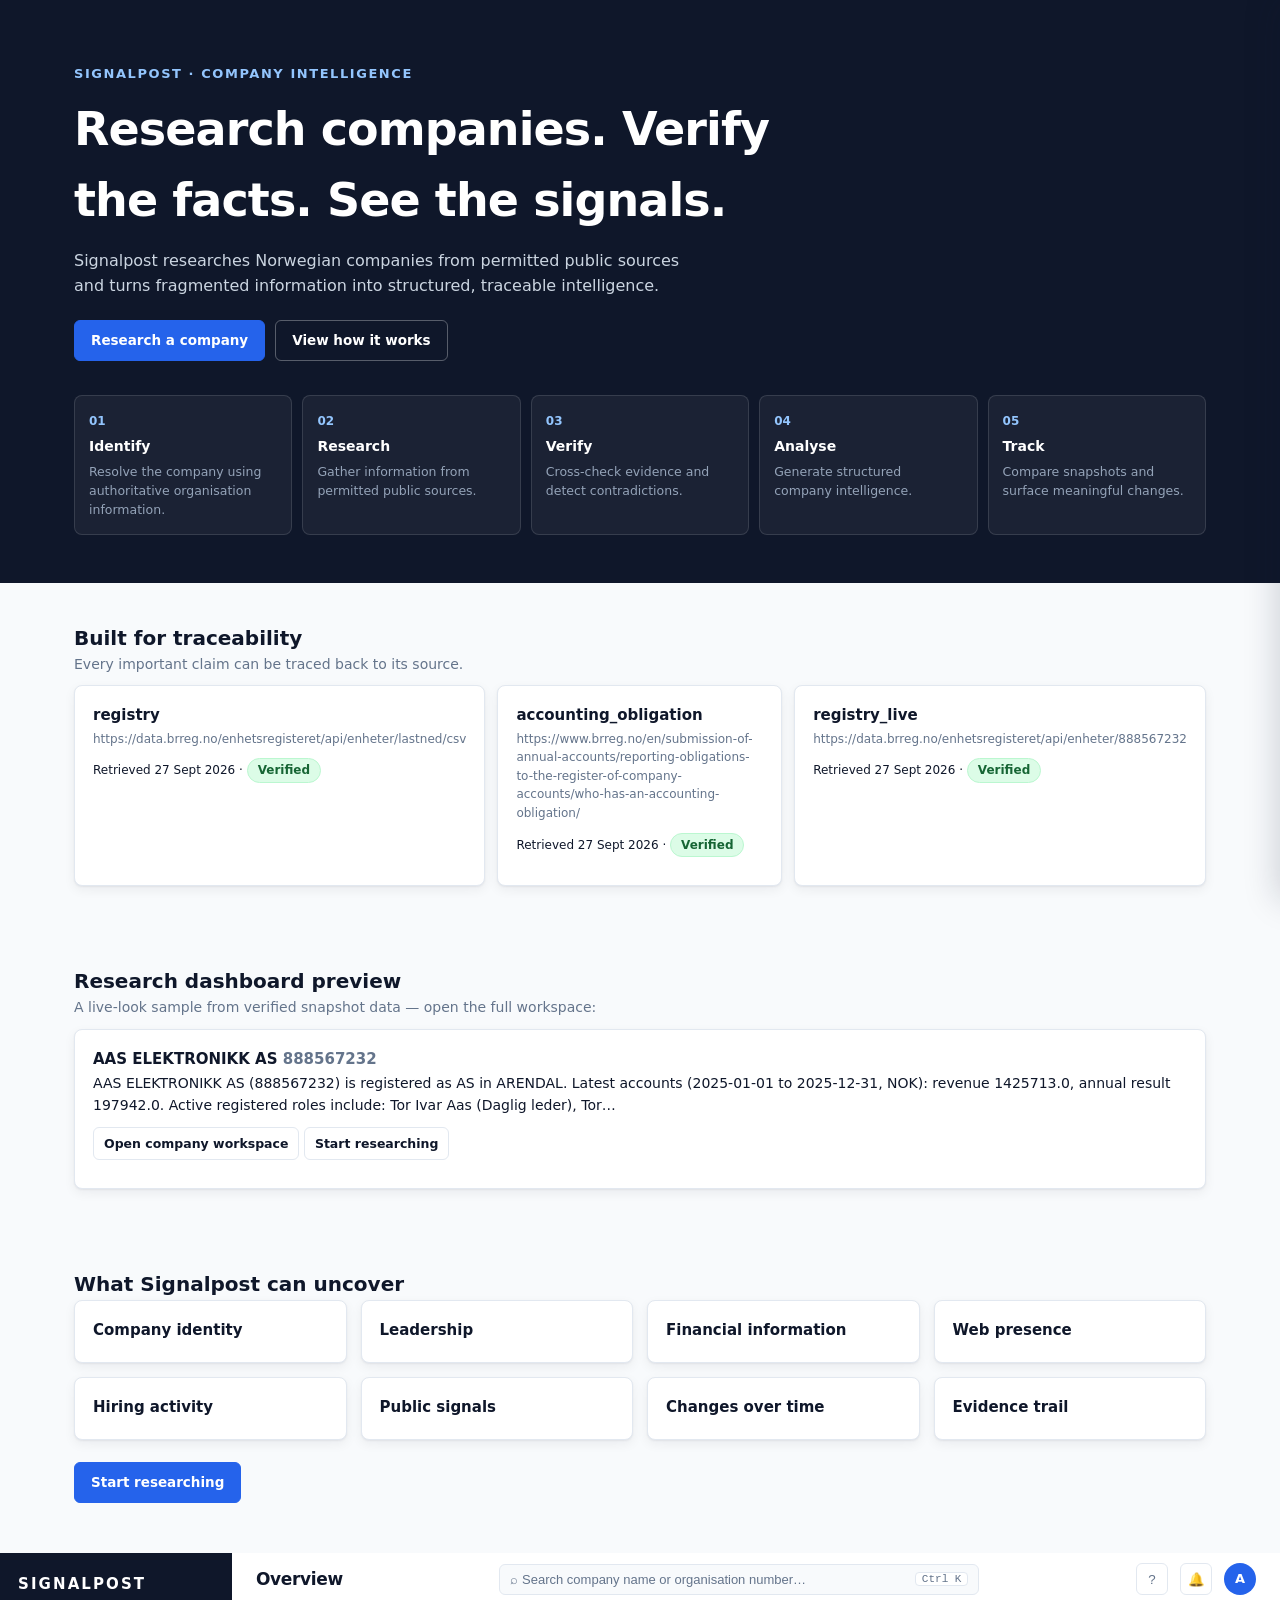
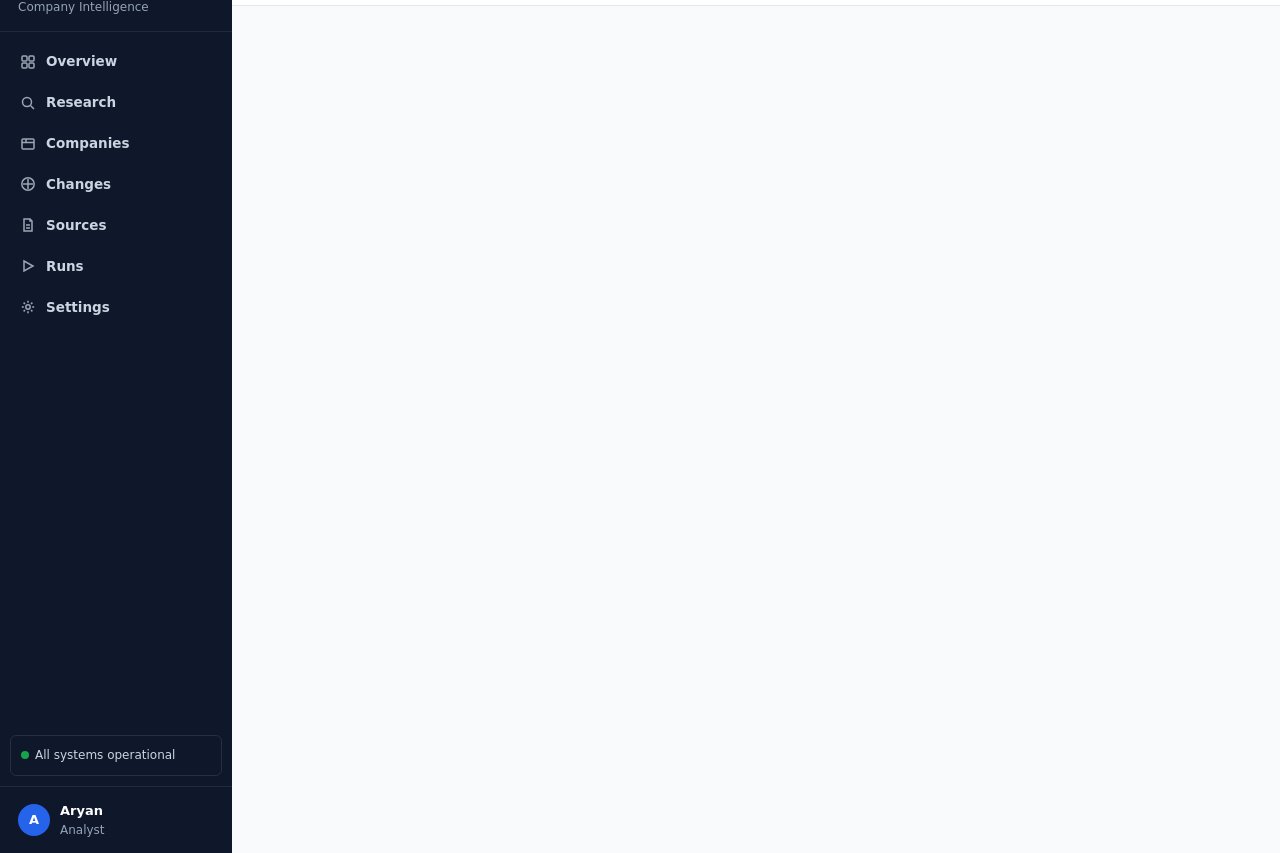
<file: docs/app/index.html>
<!doctype html><html lang="en"><head><meta charset="utf-8">
<meta name="viewport" content="width=device-width,initial-scale=1">
<meta name="description" content="Signalpost — research Norwegian companies from permitted public sources. Verify the facts. See the signals.">
<meta http-equiv="Content-Security-Policy" content="default-src 'self'; style-src 'self' 'unsafe-inline'; img-src 'self' data:; connect-src 'self'; script-src 'self'; base-uri 'self'; form-action 'self'">
<title>Signalpost — Research companies. Verify the facts. See the signals.</title>
<link rel="stylesheet" href="styles.css"></head>
<body><a class="skip" href="#view">Skip to content</a>
<div id="landing" hidden></div>
<div id="app" class="app" hidden>
<aside class="sidebar" id="sidebar" aria-label="Primary">
<div class="brand"><b>SIGNALPOST</b><span>Company Intelligence</span></div>
<nav class="nav" id="nav" aria-label="Sections"></nav>
<div class="sysbox"><span class="dot g" aria-hidden="true"></span>All systems operational</div>
<div class="userbox"><div class="avatar" aria-hidden="true">A</div><div><div style="color:#fff;font-weight:650;font-size:13px">Aryan</div><div class="small" style="color:#94A3B8">Analyst</div></div></div>
</aside>
<div class="main">
<div class="topbar">
<button class="iconbtn mobnav" id="menuBtn" aria-label="Open navigation" aria-expanded="false">☰</button>
<h1 id="pageTitle">Overview</h1>
<button class="cmdk" id="cmdkBtn" aria-label="Open command menu"><span>⌕ Search company name or organisation number…</span><kbd>Ctrl K</kbd></button>
<button class="iconbtn" aria-label="Help" title="Help">?</button>
<button class="iconbtn" aria-label="Notifications" title="Notifications">🔔</button>
<div class="avatar" aria-hidden="true">A</div>
</div>
<main class="content" id="view" tabindex="-1"></main>
</div></div>
<div class="scrim" id="scrim"></div>
<aside class="drawer" id="drawer" role="dialog" aria-modal="true" aria-labelledby="drawerTitle" hidden></aside>
<div class="palette" id="palette" role="dialog" aria-modal="true" aria-label="Command menu">
<input id="paletteInput" type="text" placeholder="Search companies, runs, sources…" aria-label="Search companies, runs, sources">
<ul id="paletteList"></ul></div>
<div class="toast" id="toast" role="status"></div>
<noscript><div style="padding:40px;font-family:system-ui">Signalpost needs JavaScript for the interactive demo. The <a href="../gallery.html">verified gallery</a> works without it.</div></noscript>
<script src="app.js" defer></script></body></html>
</file>
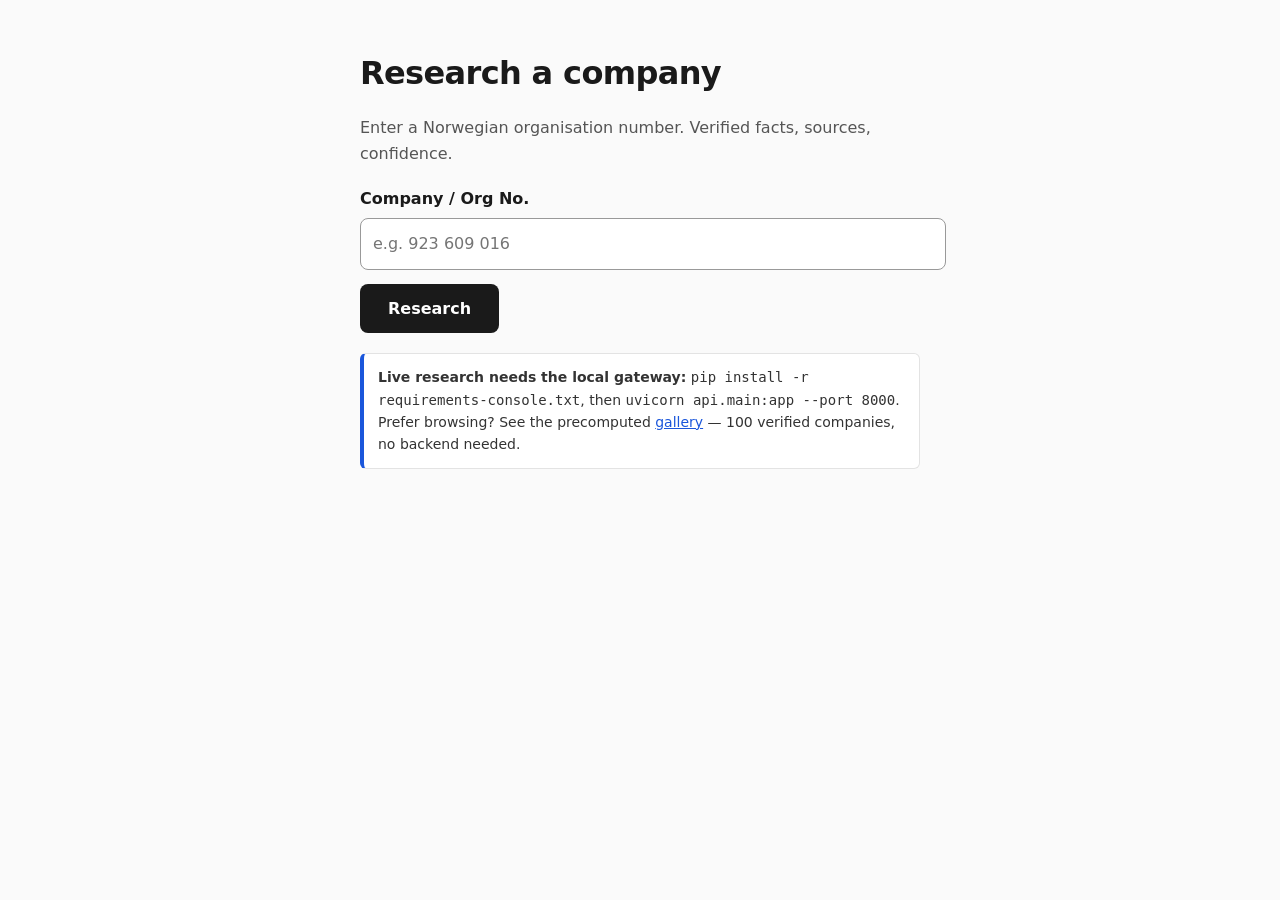
<file: docs/console.html>
<!doctype html><html lang="en"><head><meta charset="utf-8">
<meta name="viewport" content="width=device-width,initial-scale=1">
<meta name="description" content="Signalpost interactive console: research any Norwegian company by organisation number.">
<meta http-equiv="Content-Security-Policy" content="default-src 'none'; style-src 'unsafe-inline'; img-src 'none'; connect-src 'none'; script-src 'none'; base-uri 'none'; form-action http://localhost:8000 https://localhost:8000">
<title>Signalpost console — research any company</title>
<style>body{font-family:system-ui,-apple-system,'Segoe UI',sans-serif;margin:0;background:#fafafa;color:#1a1a1a;line-height:1.6}
.wrap{max-width:560px;margin:0 auto;padding:48px 20px}
h1{font-size:clamp(24px,4vw,32px);letter-spacing:-.02em;margin:0}
.sub{color:#555}label{font-weight:700;display:block;margin:20px 0 6px}
input{font:inherit;width:100%;padding:12px;border:1px solid #999;border-radius:8px;background:#fff}
input:focus-visible{outline:3px solid #1a56db;outline-offset:2px}
button{font:inherit;font-weight:700;margin-top:14px;background:#1a1a1a;color:#fff;border:0;border-radius:8px;padding:12px 28px;cursor:pointer}
button:focus-visible{outline:3px solid #1a56db;outline-offset:2px}
.notice{background:#fff;border:1px solid #e3e3e3;border-left:4px solid #1a56db;border-radius:6px;padding:12px 14px;margin-top:20px;font-size:14px;color:#333}
a{color:#1a56db}.skip{position:absolute;left:-9999px}.skip:focus{left:8px;top:8px;background:#1a1a1a;color:#fff;padding:8px}</style>
</head><body><a class="skip" href="#main">Skip to research form</a>
<div class="wrap"><main id="main">
<h1>Research a company</h1>
<p class="sub">Enter a Norwegian organisation number. Verified facts, sources, confidence.</p>
<form action="http://localhost:8000/console-research" method="get">
<label for="org">Company / Org No.</label>
<input id="org" name="organisation_number" inputmode="numeric" autocomplete="off"
placeholder="e.g. 923 609 016" pattern="[0-9 ]{9,12}" required>
<button type="submit">Research</button></form>
<div class="notice"><strong>Live research needs the local gateway:</strong>
<code>pip install -r requirements-console.txt</code>, then <code>uvicorn api.main:app --port 8000</code>.
Prefer browsing? See the precomputed <a href="index.html">gallery</a> — 100 verified companies, no backend needed.</div>
</main></div></body></html>
</file>
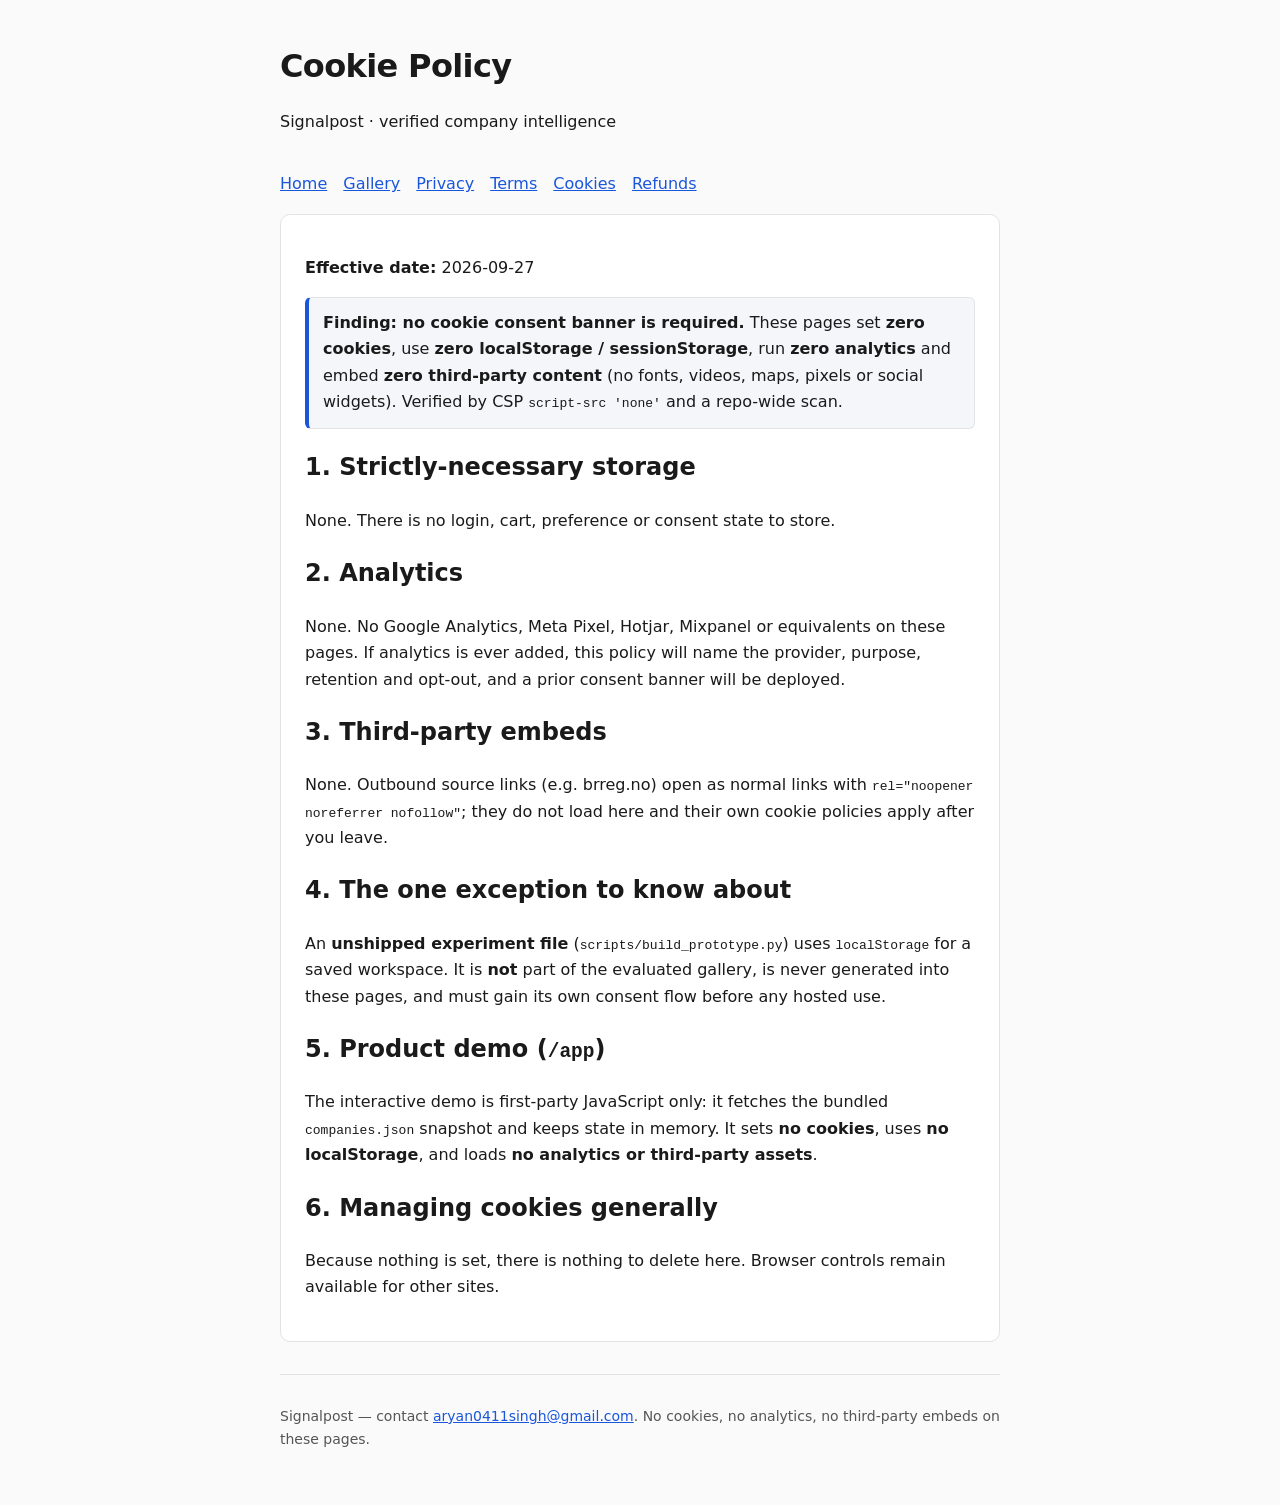
<file: docs/cookies.html>
<!doctype html><html lang="en"><head><meta charset="utf-8">
<meta name="viewport" content="width=device-width,initial-scale=1">
<meta http-equiv="Content-Security-Policy" content="default-src 'none'; style-src 'unsafe-inline'; img-src 'none'; connect-src 'none'; script-src 'none'; base-uri 'none'; form-action 'none'">
<title>Cookie Policy — Signalpost</title>
<style>body{font-family:system-ui,-apple-system,'Segoe UI',sans-serif;margin:0;background:#fafafa;color:#1a1a1a;line-height:1.65}.wrap{max-width:720px;margin:0 auto;padding:0 20px 40px}header.site{max-width:720px;margin:0 auto;padding:40px 20px 4px}header.site h1{margin:0;font-size:clamp(24px,4vw,32px);letter-spacing:-.02em}.sheet{background:#fff;border:1px solid #e3e3e3;border-radius:10px;padding:24px;margin-top:16px}a{color:#1a56db}a:focus-visible{outline:3px solid #1a56db;outline-offset:2px}nav ul{list-style:none;padding:0;display:flex;gap:16px;flex-wrap:wrap}.notice{background:#f4f6f9;border:1px solid #e3e3e3;border-left:4px solid #1a56db;border-radius:6px;padding:12px 14px}footer{margin-top:32px;border-top:1px solid #e3e3e3;padding-top:16px;font-size:14px;color:#555}.skip{position:absolute;left:-9999px}.skip:focus{left:8px;top:8px;background:#1a1a1a;color:#fff;padding:8px}</style></head><body>
<a class="skip" href="#main">Skip to content</a>
<header class="site"><h1>Cookie Policy</h1><p>Signalpost · verified company intelligence</p></header>
<div class="wrap"><nav aria-label="Legal"><ul>
<li><a href="index.html">Home</a></li><li><a href="gallery.html">Gallery</a></li><li><a href="privacy.html">Privacy</a></li>
<li><a href="terms.html">Terms</a></li><li><a href="cookies.html">Cookies</a></li>
<li><a href="refunds.html">Refunds</a></li></ul></nav>
<main id="main" class="sheet"><p><strong>Effective date:</strong> 2026-09-27</p><div class="notice"><strong>Finding: no cookie consent banner is required.</strong>
These pages set <strong>zero cookies</strong>, use <strong>zero localStorage /
sessionStorage</strong>, run <strong>zero analytics</strong> and embed
<strong>zero third-party content</strong> (no fonts, videos, maps, pixels or social
widgets). Verified by CSP <code>script-src 'none'</code> and a repo-wide scan.</div>
<h2>1. Strictly-necessary storage</h2><p>None. There is no login, cart, preference or
consent state to store.</p>
<h2>2. Analytics</h2><p>None. No Google Analytics, Meta Pixel, Hotjar, Mixpanel or
equivalents on these pages. If analytics is ever added, this policy will name the
provider, purpose, retention and opt-out, and a prior consent banner will be deployed.</p>
<h2>3. Third-party embeds</h2><p>None. Outbound source links (e.g. brreg.no) open as
normal links with <code>rel="noopener noreferrer nofollow"</code>; they do not load
here and their own cookie policies apply after you leave.</p>
<h2>4. The one exception to know about</h2><p>An <strong>unshipped experiment file</strong>
(<code>scripts/build_prototype.py</code>) uses <code>localStorage</code> for a saved
workspace. It is <strong>not</strong> part of the evaluated gallery, is never generated
into these pages, and must gain its own consent flow before any hosted use.</p>
<h2>5. Product demo (<code>/app</code>)</h2><p>The interactive demo is first-party
JavaScript only: it fetches the bundled <code>companies.json</code> snapshot and keeps
state in memory. It sets <strong>no cookies</strong>, uses <strong>no
localStorage</strong>, and loads <strong>no analytics or third-party assets</strong>.</p>
<h2>6. Managing cookies generally</h2><p>Because nothing is set, there is nothing to
delete here. Browser controls remain available for other sites.</p></main>
<footer><p>Signalpost — contact <a href="mailto:aryan0411singh@gmail.com">aryan0411singh@gmail.com</a>.
No cookies, no analytics, no third-party embeds on these pages.</p></footer></body></html>
</file>
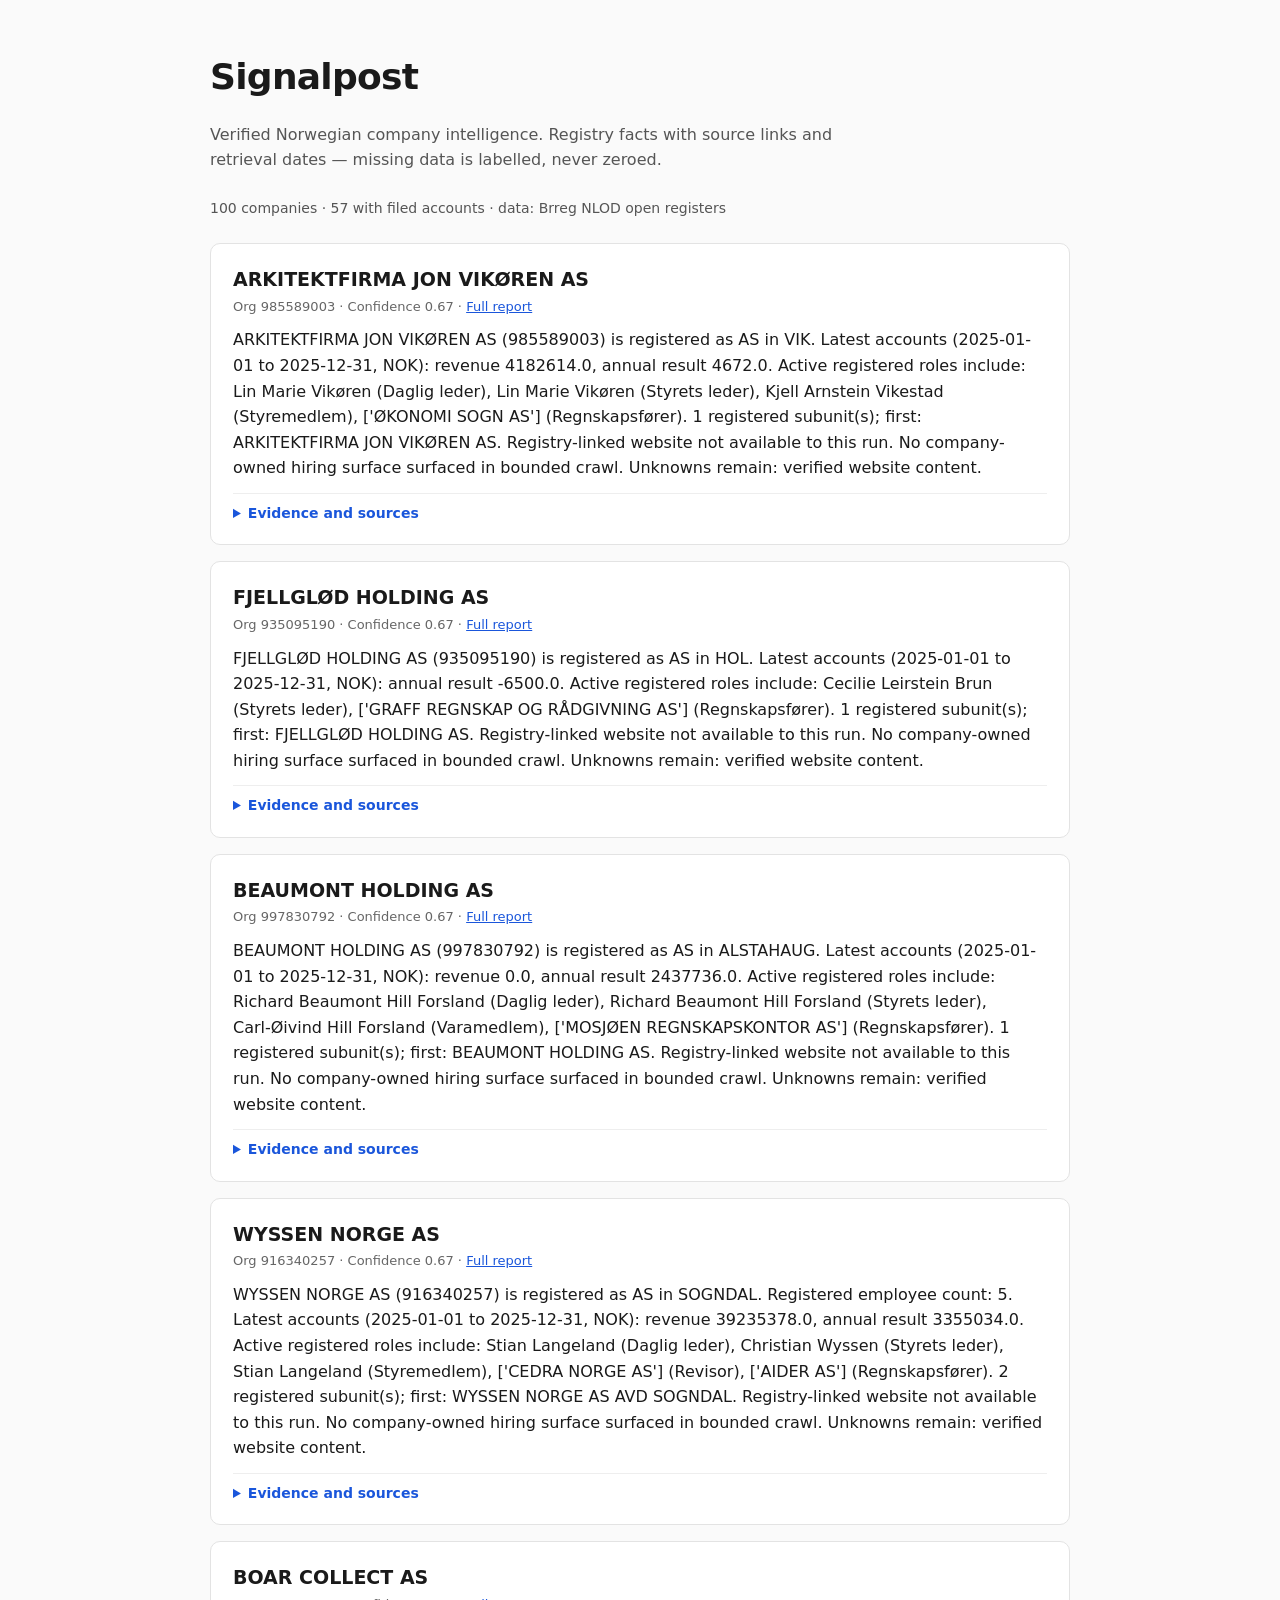
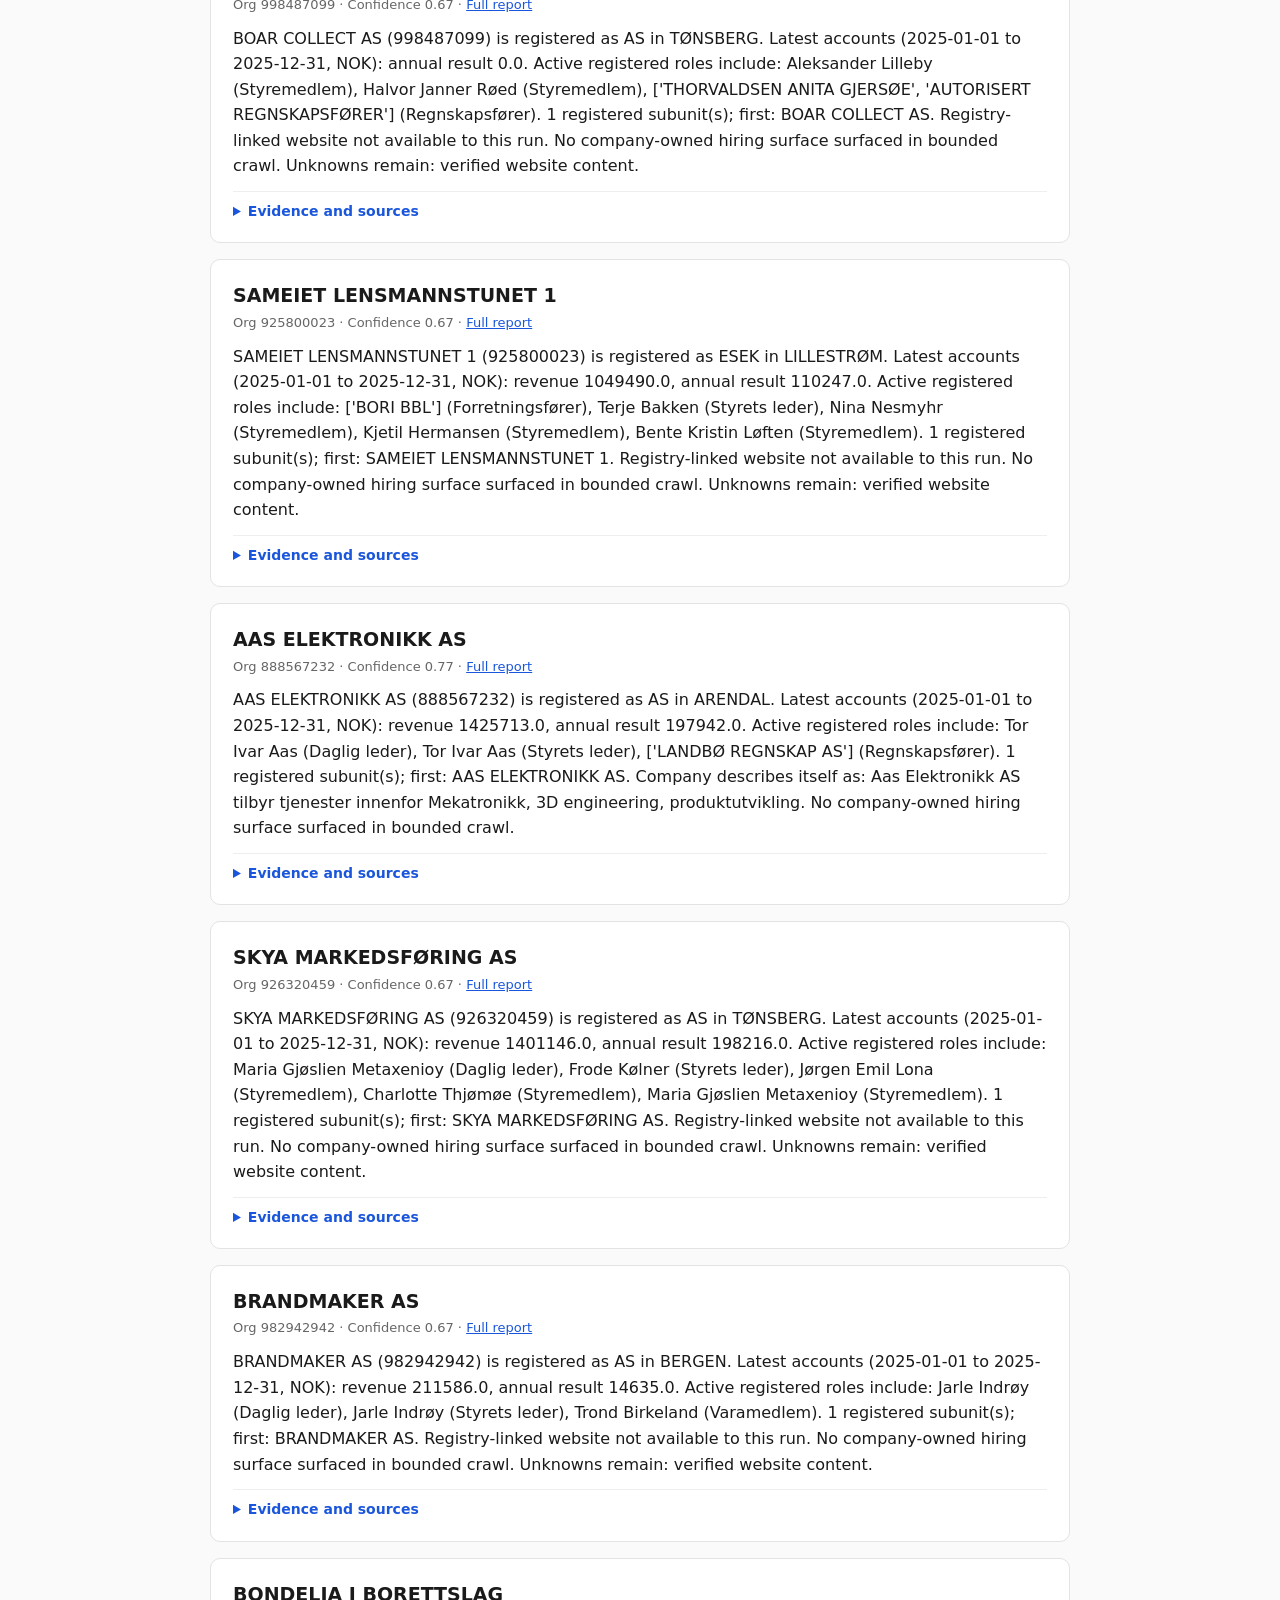
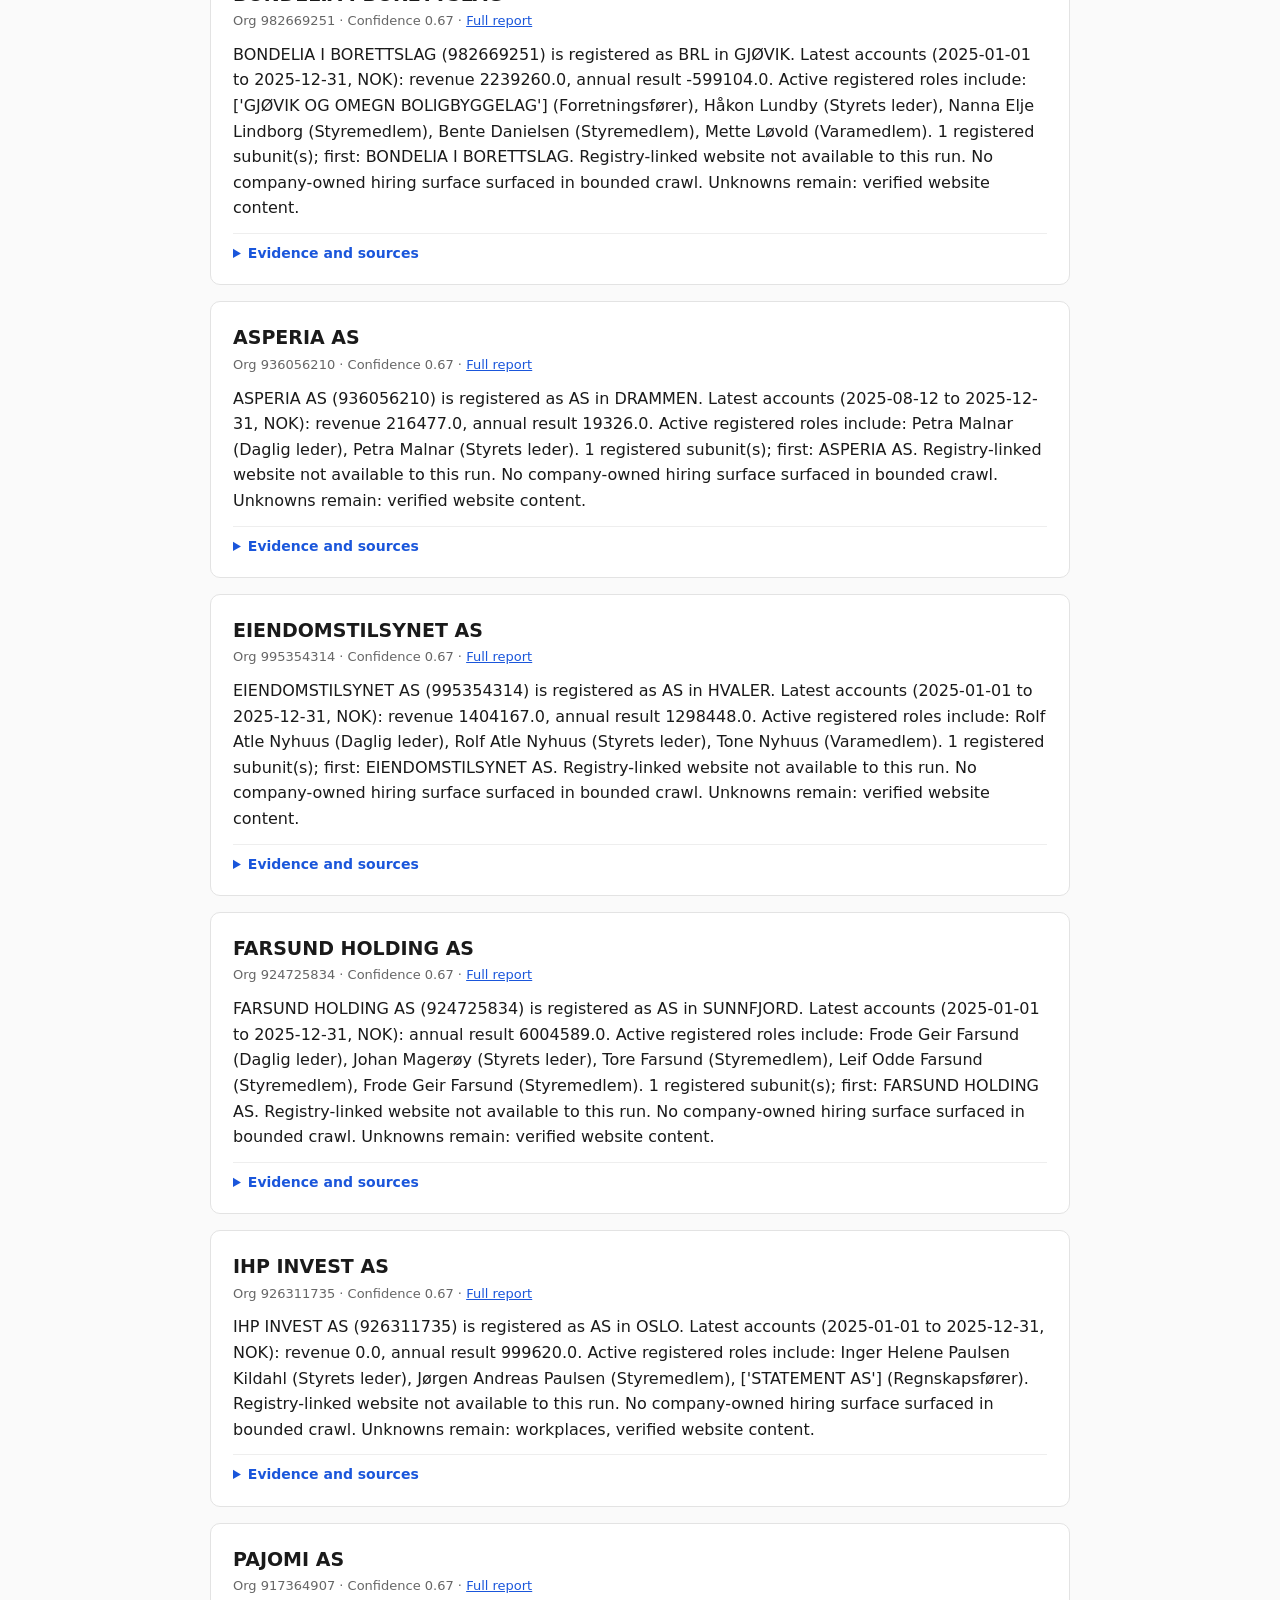
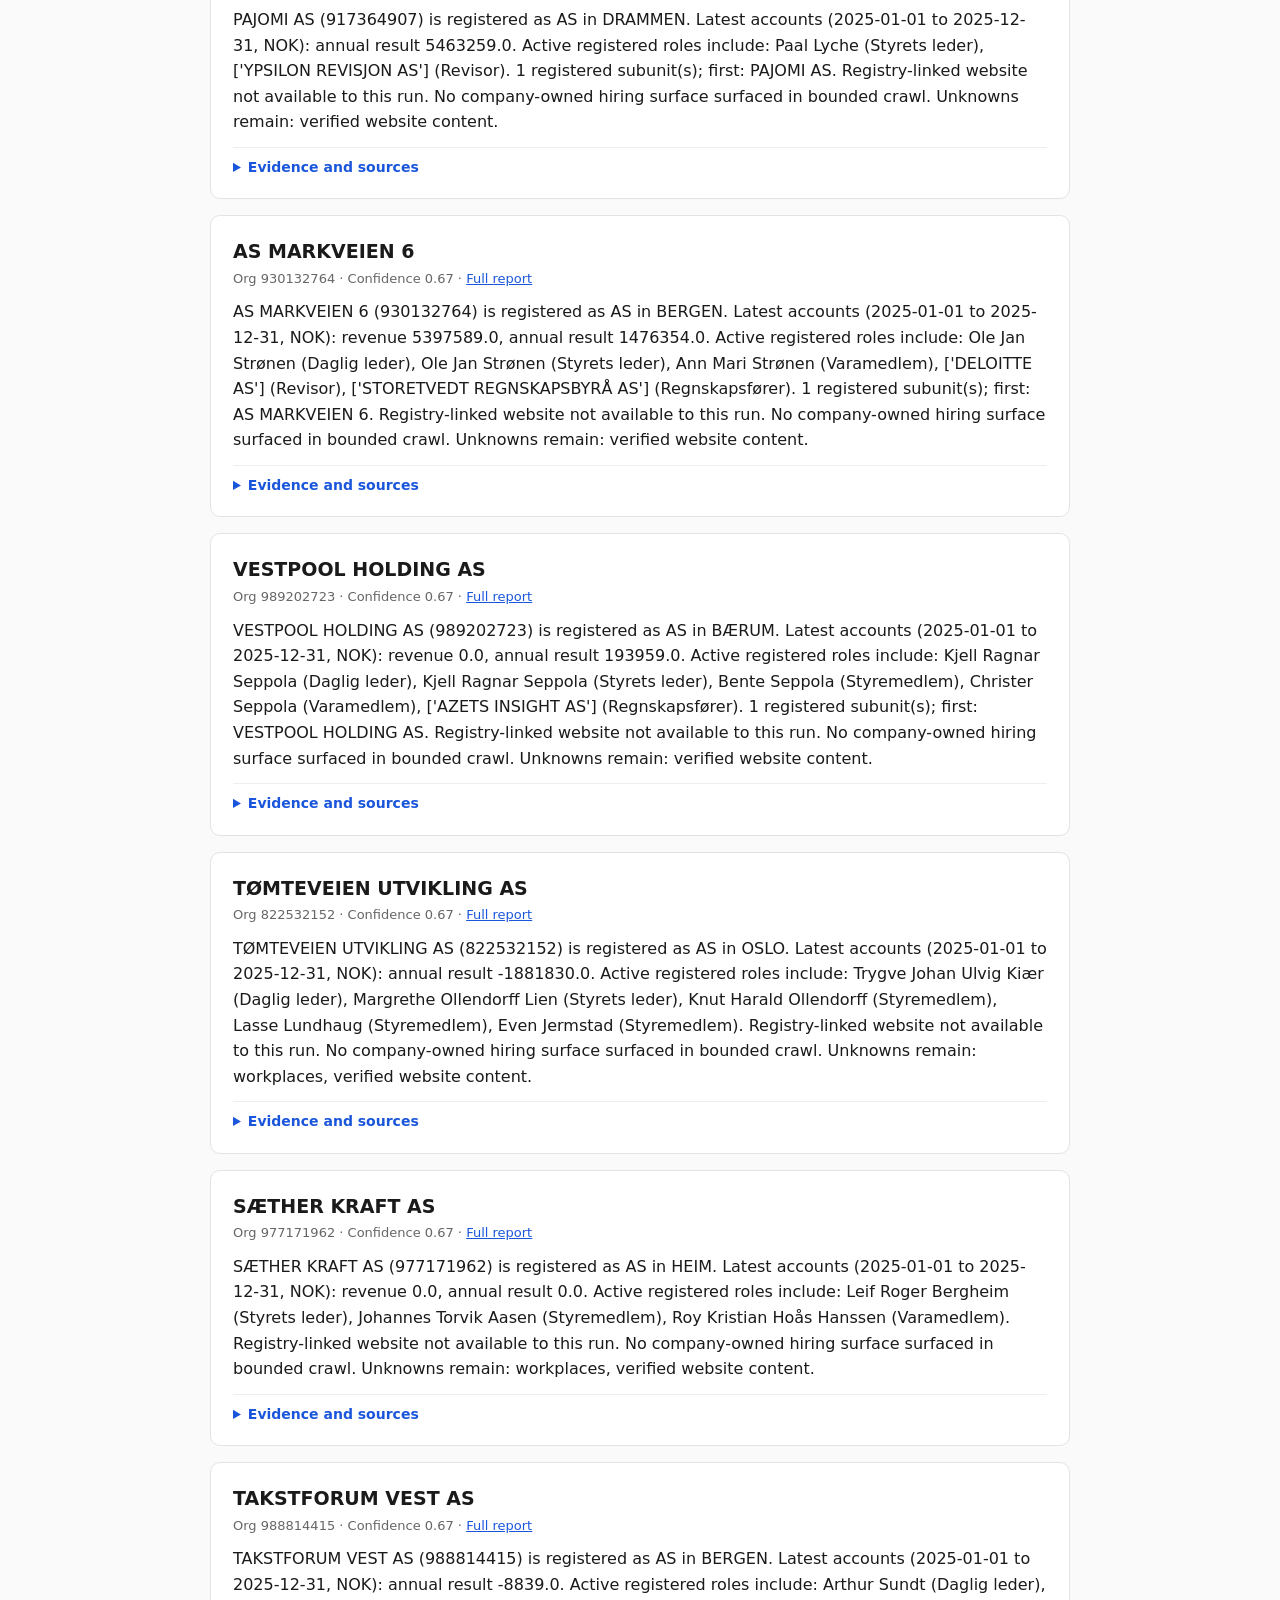
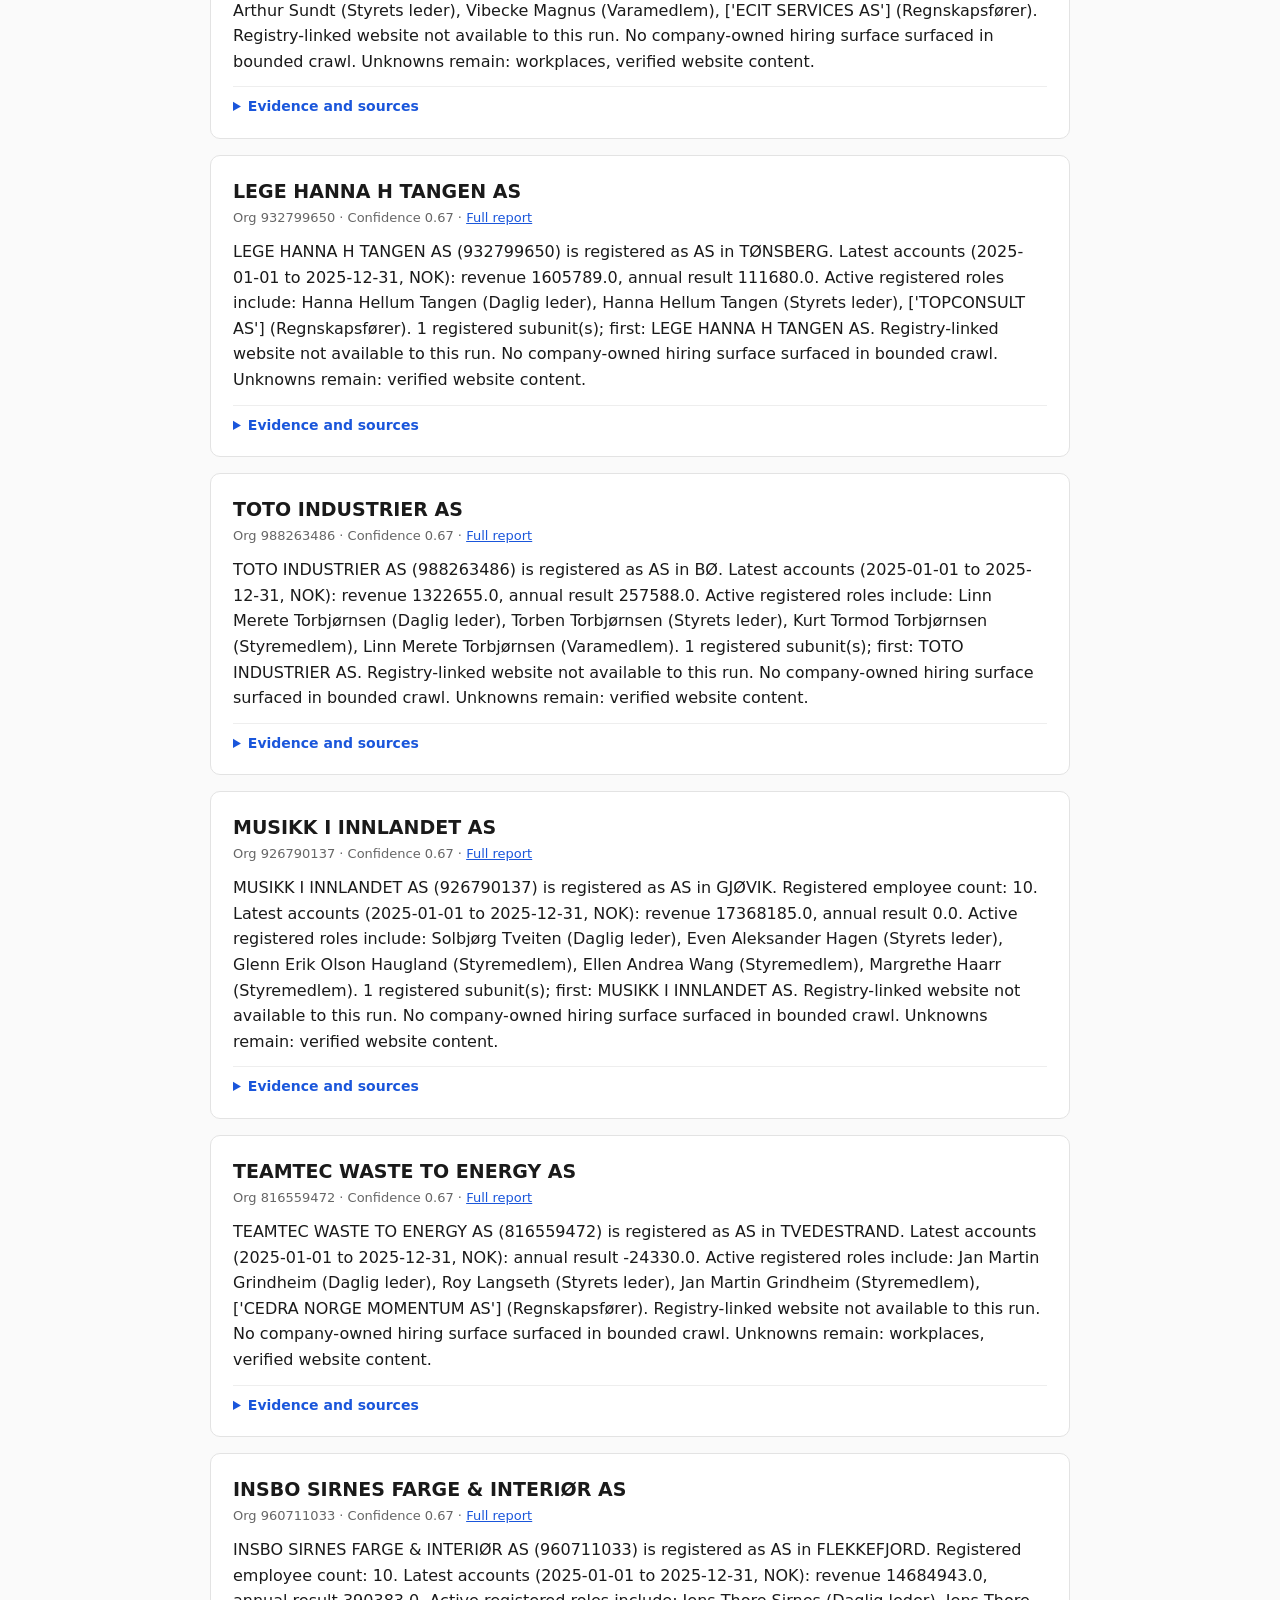
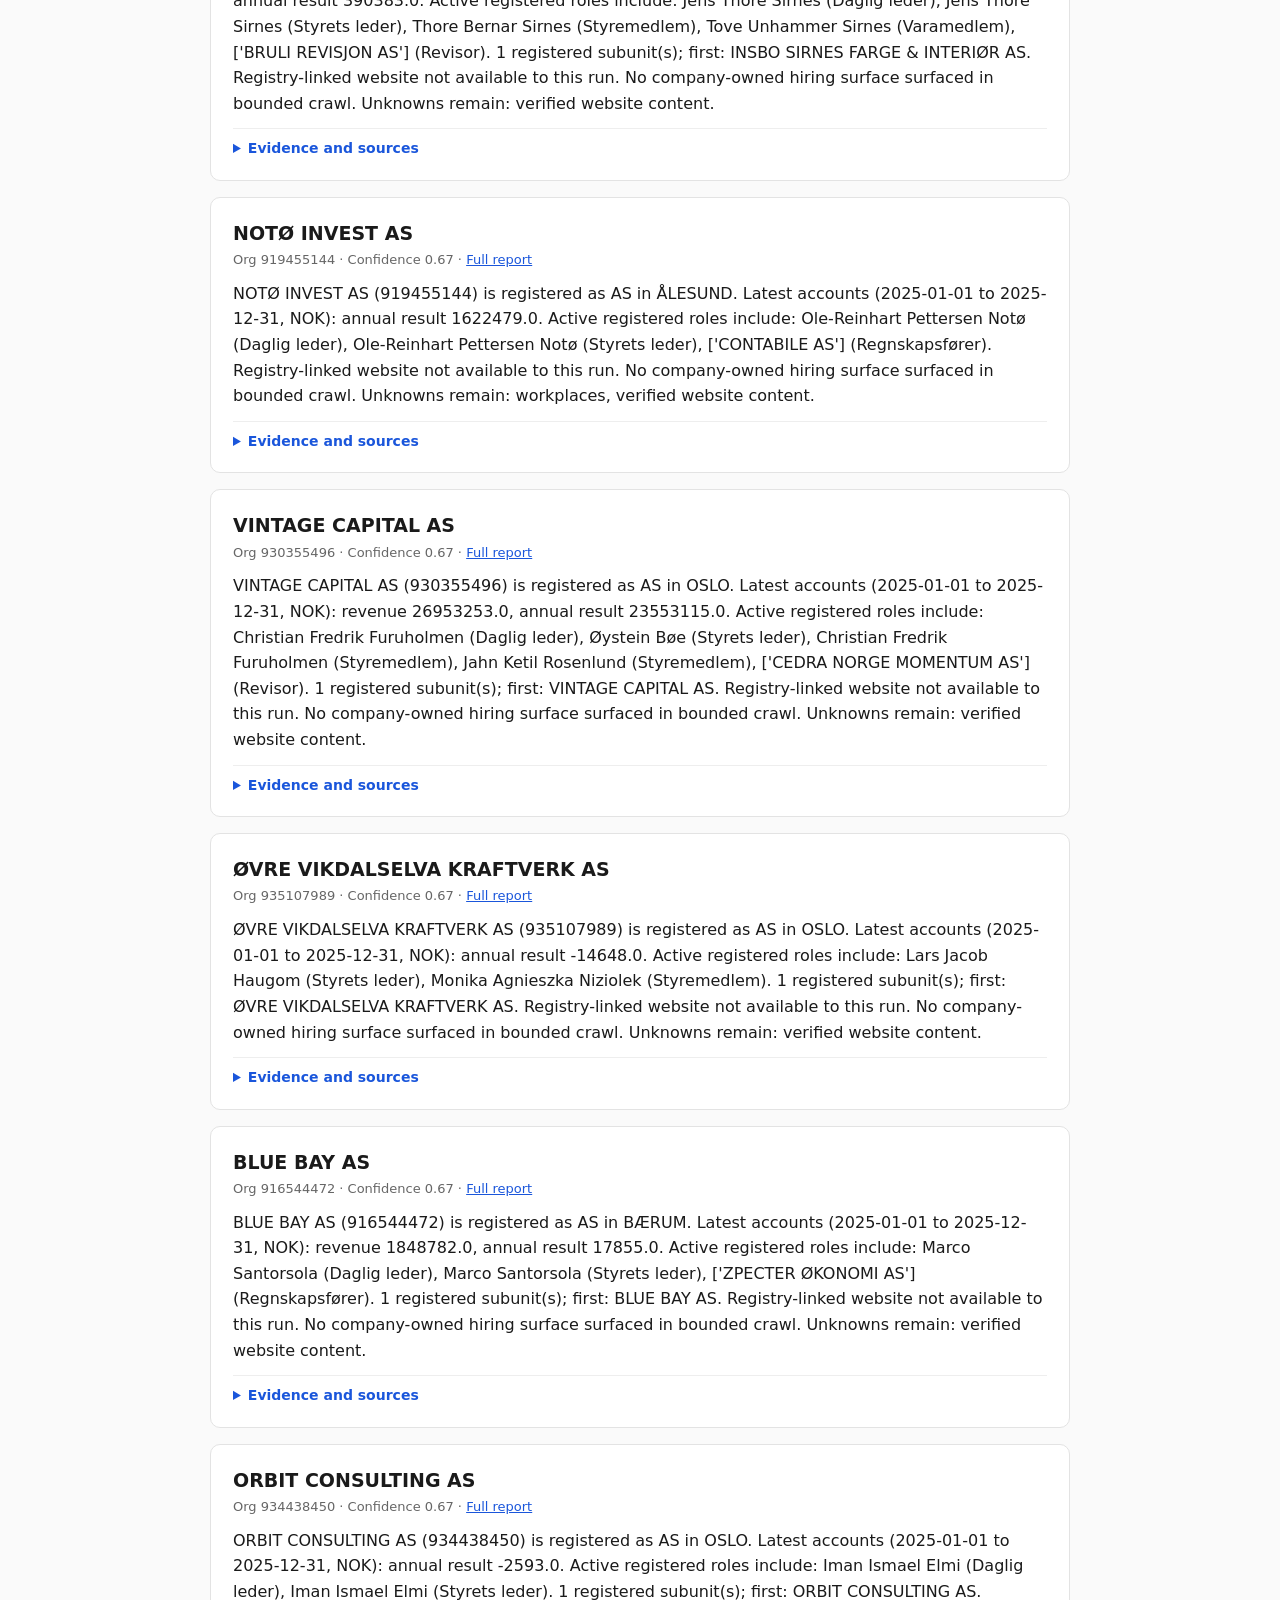
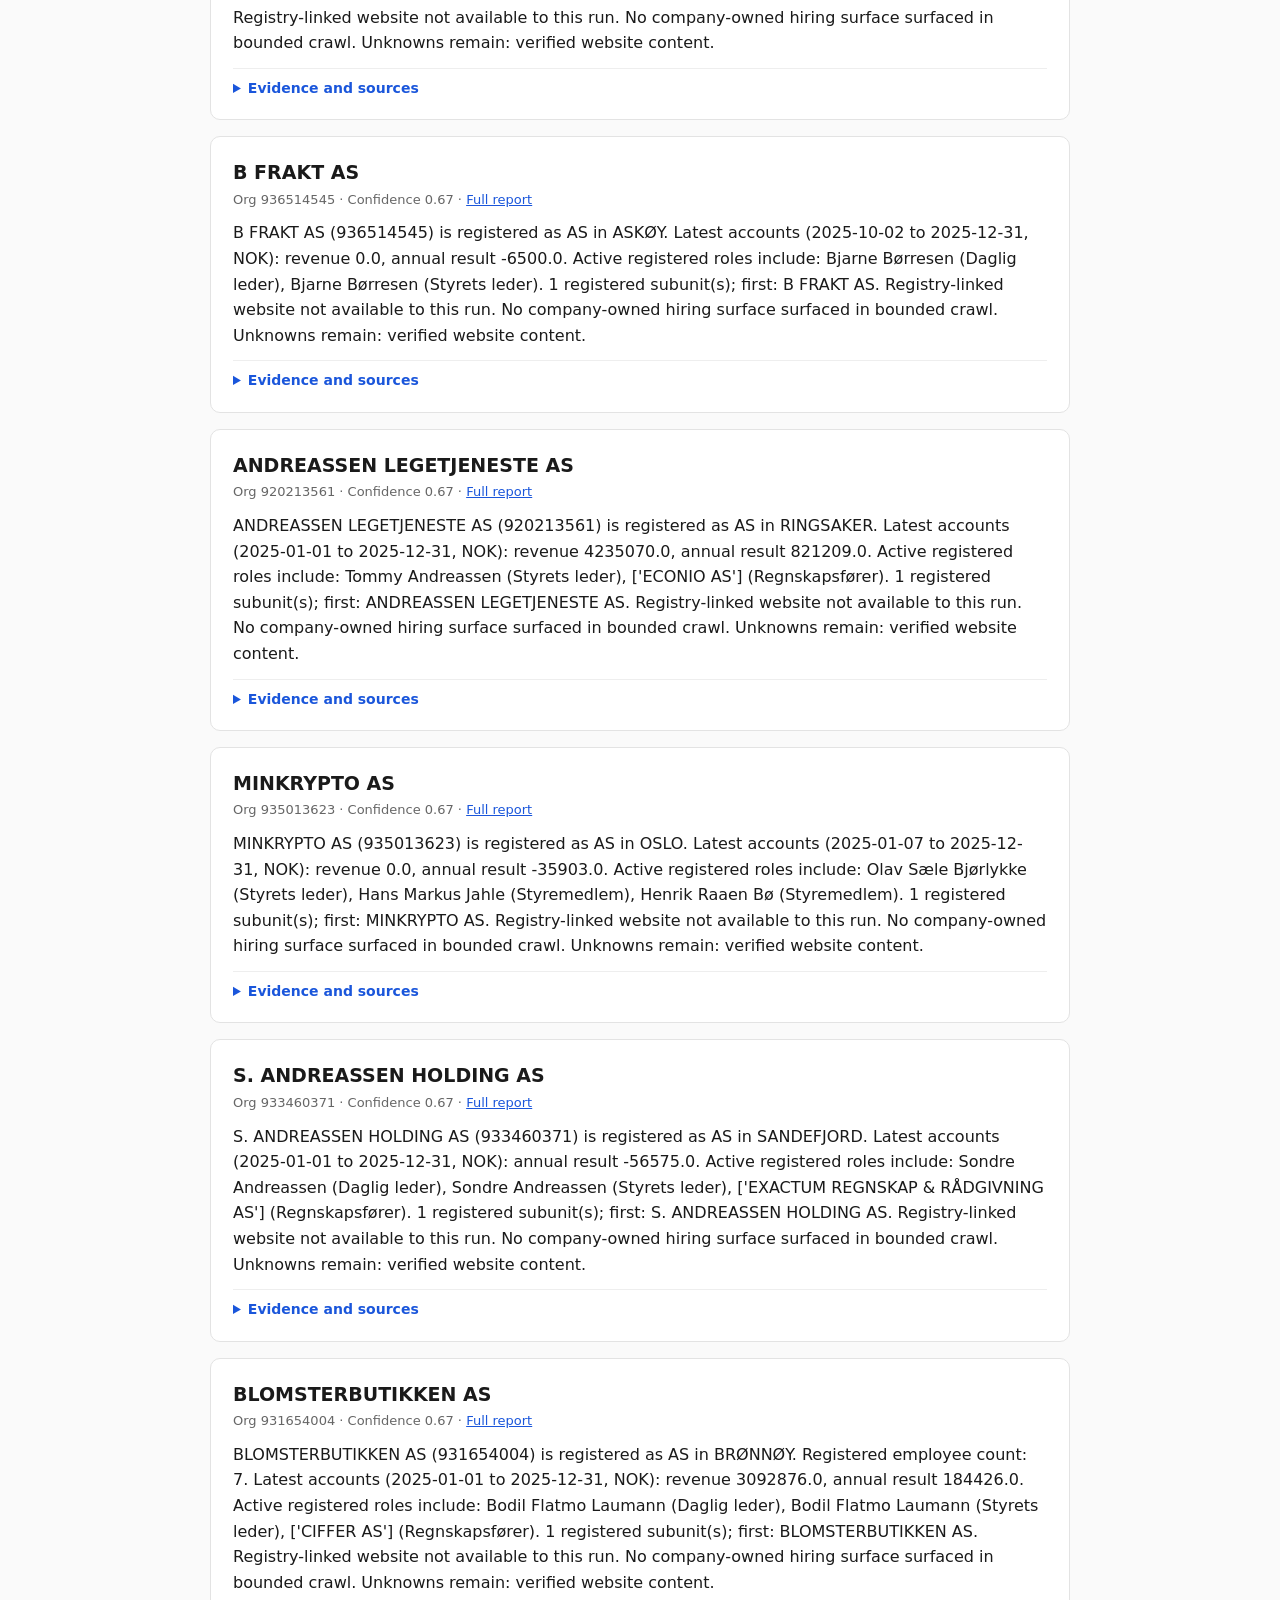
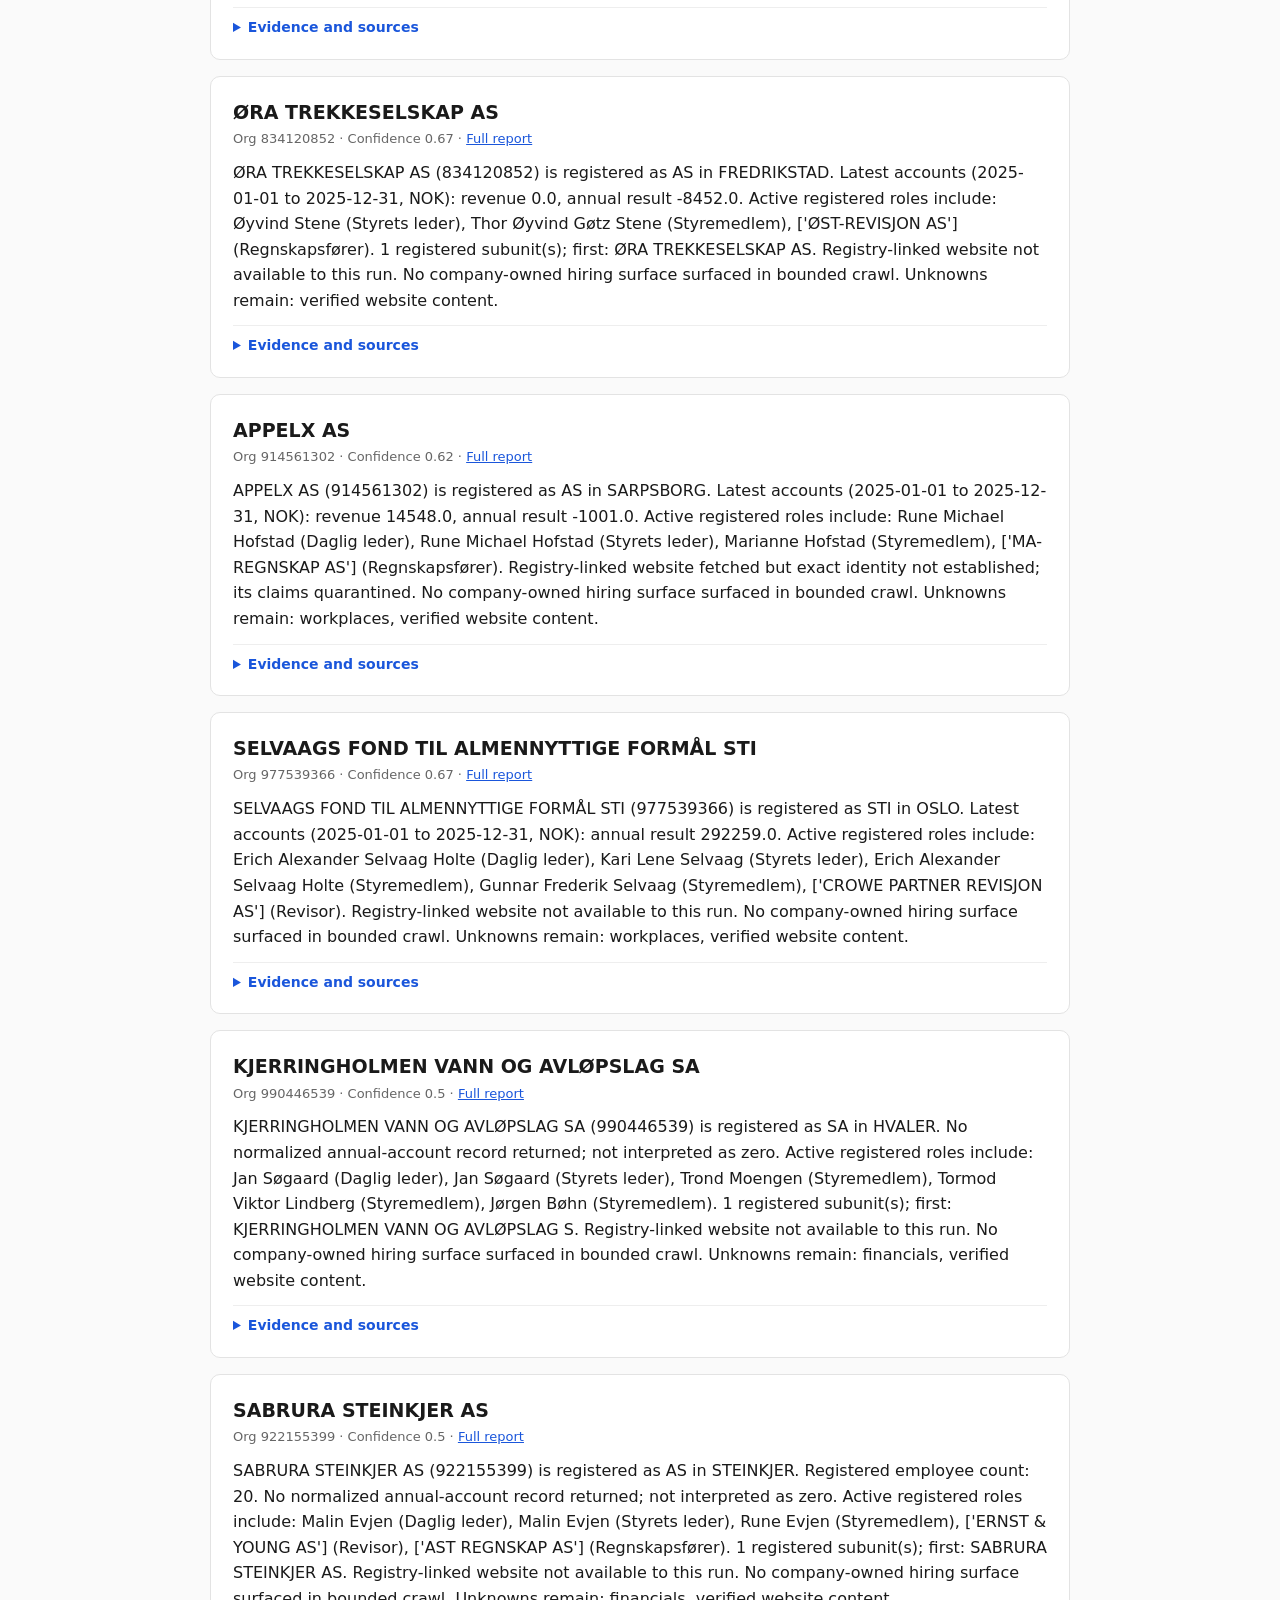
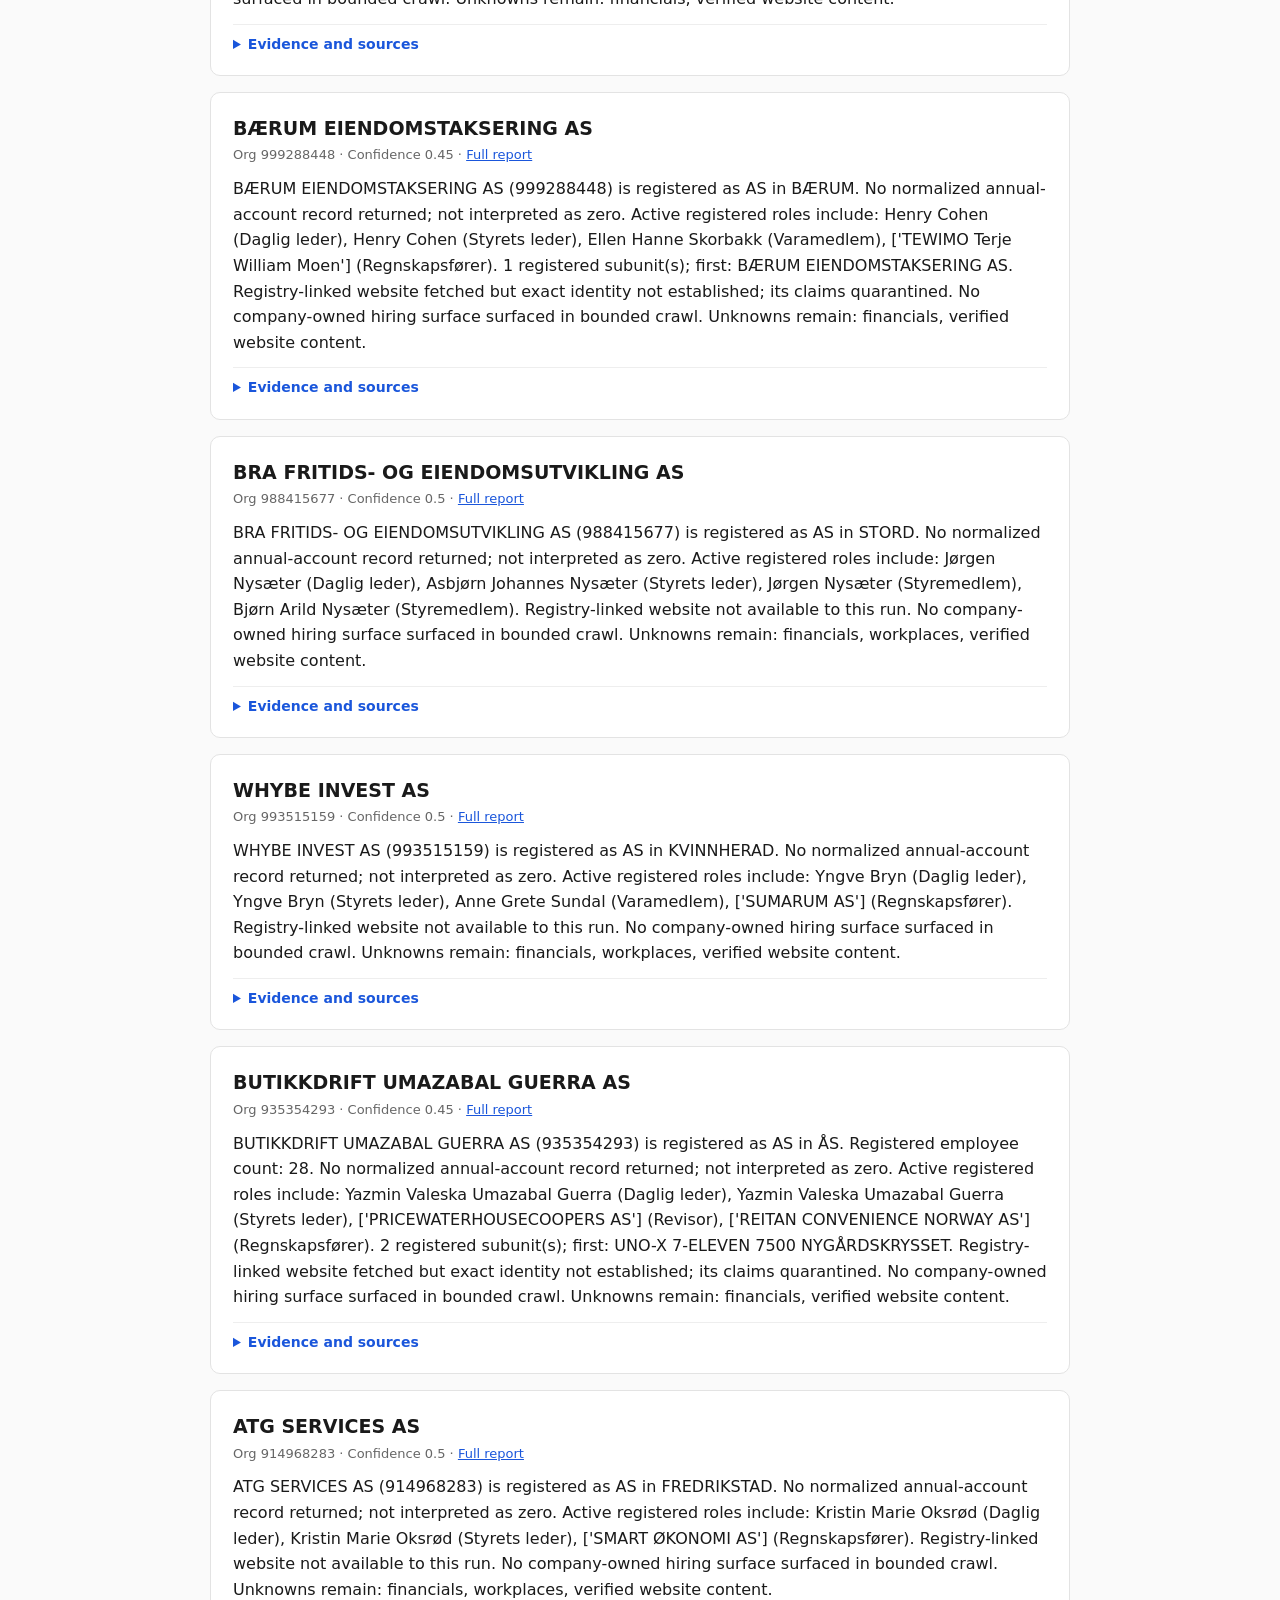
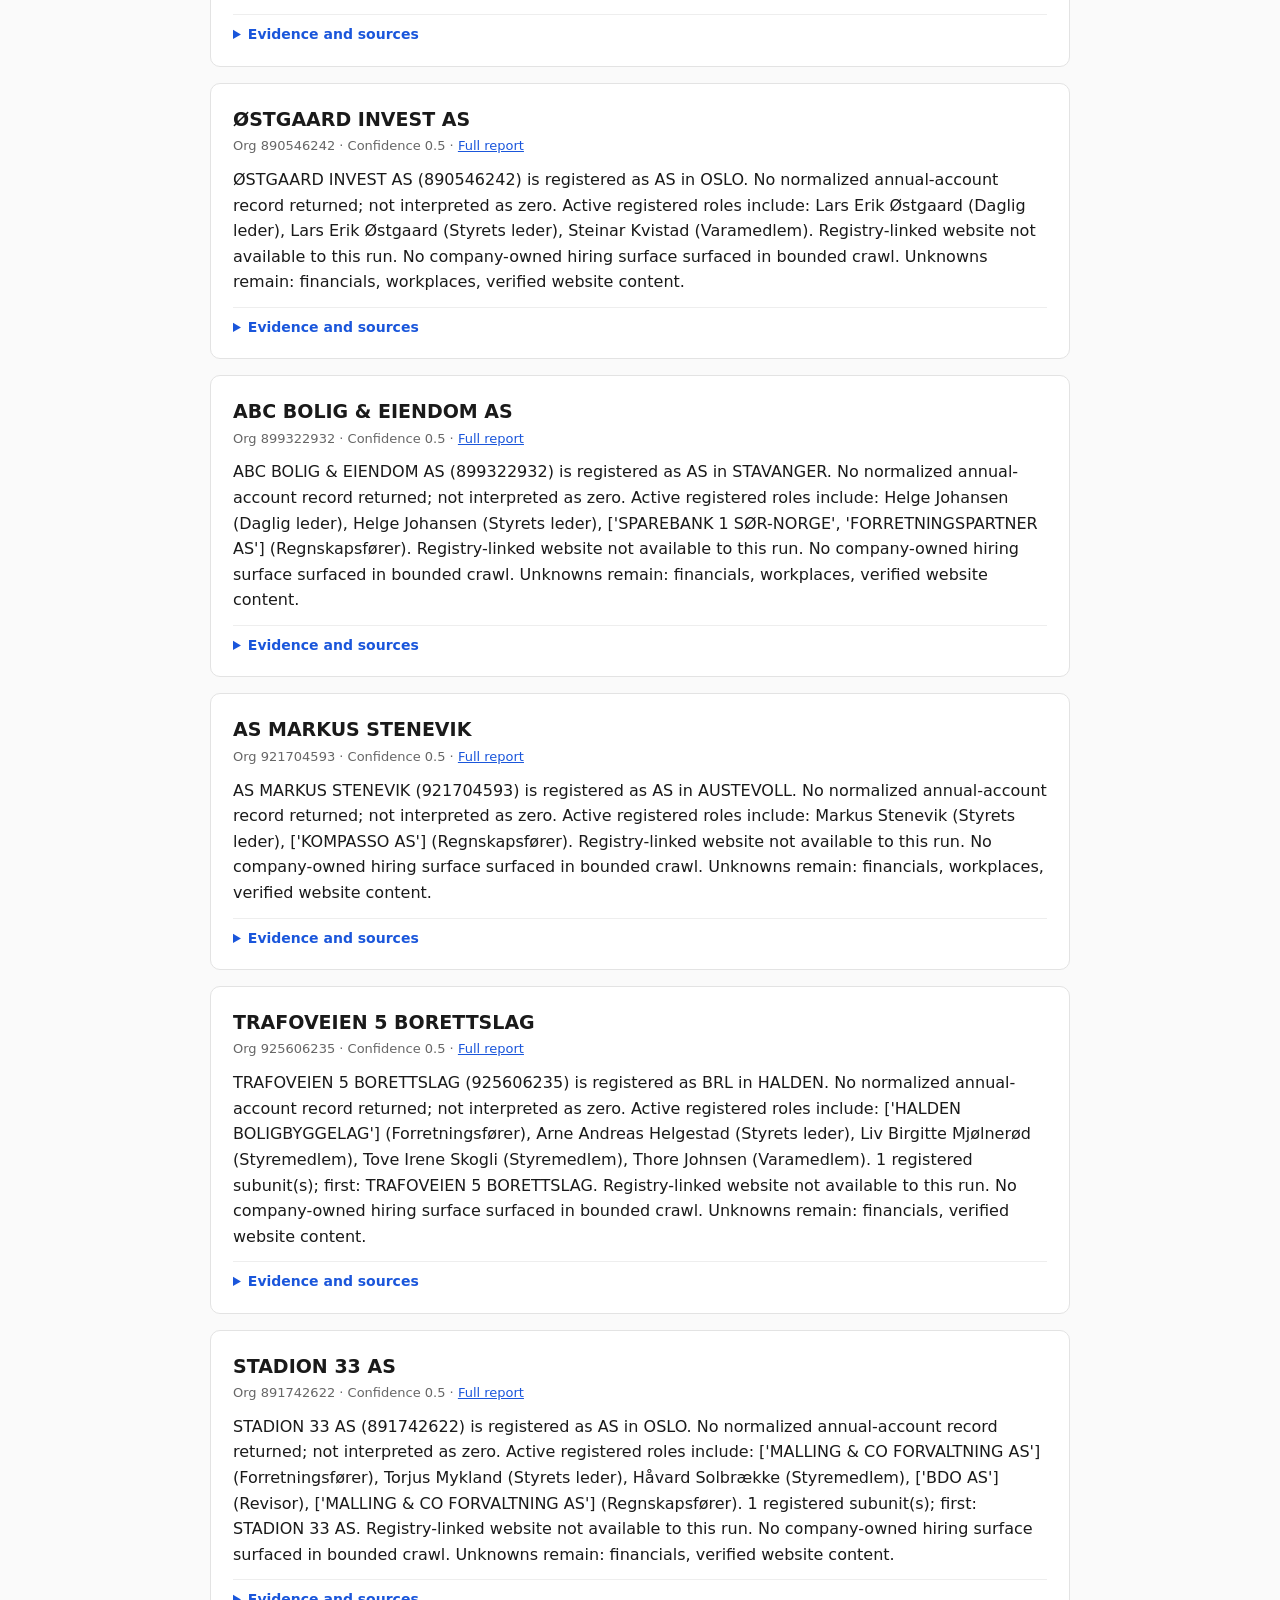
<file: docs/gallery.html>
<!doctype html><html lang='en'><head><meta charset='utf-8'>
<meta name='viewport' content='width=device-width,initial-scale=1'>
<meta name='description' content='Verifiable Norwegian company profiles: filed accounts, leadership, workplaces — every fact linked to its source with retrieval dates.'>
<meta http-equiv='Content-Security-Policy' content="default-src 'none'; style-src 'unsafe-inline'; img-src https: data:; connect-src 'none'; script-src 'none'; base-uri 'none'; form-action 'none'">
<title>Signalpost — verified Norwegian company intelligence</title>
<style>body{font-family:system-ui,-apple-system,'Segoe UI',sans-serif;margin:0;background:#fafafa;color:#1a1a1a;line-height:1.6}.skip{position:absolute;left:-9999px;top:0;background:#1a1a1a;color:#fff;padding:10px 14px;z-index:10}.skip:focus{left:8px;top:8px}header.site{max-width:860px;margin:0 auto;padding:48px 20px 8px}header.site h1{font-size:clamp(26px,4vw,36px);margin:0;letter-spacing:-.02em}header.site p{color:#555;max-width:640px}.meta{max-width:860px;margin:0 auto;padding:0 20px 24px;color:#555;font-size:14px}main{max-width:860px;margin:0 auto;padding:0 20px 40px;display:block}.card{background:#fff;border:1px solid #e3e3e3;border-radius:10px;padding:20px 22px;margin:0 0 16px}.card h2{font-size:19px;margin:0}.card .org{color:#666;font-size:13px;margin:2px 0 10px}.card p.summary{margin:10px 0}.facts{color:#555;font-size:13px;margin:0 0 6px}.dot{display:inline-block;width:8px;height:8px;border-radius:50%;margin-right:6px;vertical-align:baseline}.ok{background:#1a7f37}.warn{background:#9a6700}.bad{background:#b42318}.mute{background:#666}details{border-top:1px solid #eee;margin-top:12px;padding-top:8px}summary{cursor:pointer;color:#1a56db;font-weight:600;font-size:14px}summary:focus-visible{outline:3px solid #1a56db;outline-offset:2px}table{width:100%;font-size:13px;border-collapse:collapse;margin-top:8px}.tbl{overflow-x:auto;margin:8px -4px 0;padding:0 4px}.tbl table{min-width:560px}td,th{border-top:1px solid #eee;padding:6px 4px;text-align:left;vertical-align:top}th{color:#555;font-weight:600}a{color:#1a56db}a:focus-visible{outline:3px solid #1a56db;outline-offset:2px}footer.site{border-top:1px solid #e3e3e3;background:#fff}footer.site .foot-inner{max-width:860px;margin:0 auto;padding:28px 20px;font-size:14px;color:#333}footer.site nav ul{list-style:none;padding:0;display:flex;gap:16px;flex-wrap:wrap}@media(max-width:600px){header.site{padding:32px 16px 4px}main{padding:0 12px 32px}.card{padding:16px}}</style>
</head><body><a class='skip' href='#main'>Skip to company profiles</a>
<header class='site'><h1>Signalpost</h1>
<p>Verified Norwegian company intelligence. Registry facts with source links and retrieval dates —
missing data is labelled, never zeroed.</p></header>
<div class='meta'>100 companies · 57 with filed accounts · data: Brreg NLOD open registers</div>
<main id='main'><article class='card' aria-labelledby='c0'><h2 id='c0'>ARKITEKTFIRMA JON VIKØREN AS</h2><div class='org'>Org 985589003 · Confidence 0.67 · <a href='reports/985589003.md'>Full report</a></div><p class='summary'>ARKITEKTFIRMA JON VIKØREN AS (985589003) is registered as AS in VIK. Latest accounts (2025-01-01 to 2025-12-31, NOK): revenue 4182614.0, annual result 4672.0. Active registered roles include: Lin Marie Vikøren (Daglig leder), Lin Marie Vikøren (Styrets leder), Kjell Arnstein Vikestad (Styremedlem), [&#x27;ØKONOMI SOGN AS&#x27;] (Regnskapsfører). 1 registered subunit(s); first: ARKITEKTFIRMA JON VIKØREN AS. Registry-linked website not available to this run. No company-owned hiring surface surfaced in bounded crawl. Unknowns remain: verified website content.</p><details><summary>Evidence and sources</summary><div class='tbl'><table><caption class='skip'>Evidence for ARKITEKTFIRMA JON VIKØREN AS, organisation 985589003</caption><tr><th scope='col'>Module</th><th scope='col'>State</th><th scope='col'>Source</th><th scope='col'>Retrieved</th></tr><tr><td><span class='dot ok' aria-hidden='true'></span>registry</td><td>available</td><td><a href='https://data.brreg.no/enhetsregisteret/api/enheter/lastned/csv' rel='noopener noreferrer nofollow'>https://data.brreg.no/enhetsregisteret/api/enheter/lastned/csv</a></td><td>2026-09-27T07:00:24.638125Z</td></tr><tr><td><span class='dot ok' aria-hidden='true'></span>accounting_obligation</td><td>available</td><td><a href='https://www.brreg.no/en/submission-of-annual-accounts/reporting-obligations-to-the-register-of-company-accounts/who-has-an-accounting-obligation/' rel='noopener noreferrer nofollow'>https://www.brreg.no/en/submission-of-annual-accounts/reporting-obligati</a></td><td>2026-09-27T07:00:51.420707Z</td></tr><tr><td><span class='dot ok' aria-hidden='true'></span>registry_live</td><td>available</td><td><a href='https://data.brreg.no/enhetsregisteret/api/enheter/985589003' rel='noopener noreferrer nofollow'>https://data.brreg.no/enhetsregisteret/api/enheter/985589003</a></td><td>2026-09-27T07:00:57.980593Z</td></tr><tr><td><span class='dot ok' aria-hidden='true'></span>financials</td><td>available</td><td><a href='https://data.brreg.no/regnskapsregisteret/regnskap/985589003' rel='noopener noreferrer nofollow'>https://data.brreg.no/regnskapsregisteret/regnskap/985589003</a></td><td>2026-09-27T07:01:02.925267Z</td></tr><tr><td><span class='dot ok' aria-hidden='true'></span>roles</td><td>available</td><td><a href='https://data.brreg.no/enhetsregisteret/api/enheter/985589003/roller' rel='noopener noreferrer nofollow'>https://data.brreg.no/enhetsregisteret/api/enheter/985589003/roller</a></td><td>2026-09-27T07:01:03.685446Z</td></tr><tr><td><span class='dot mute' aria-hidden='true'></span>group</td><td>not_found</td><td><a href='https://data.brreg.no/enhetsregisteret/api/konsernstruktur/985589003' rel='noopener noreferrer nofollow'>https://data.brreg.no/enhetsregisteret/api/konsernstruktur/985589003</a></td><td>2026-09-27T07:01:04.404329Z</td></tr><tr><td><span class='dot ok' aria-hidden='true'></span>locations</td><td>available</td><td><a href='https://data.brreg.no/enhetsregisteret/api/underenheter?overordnetEnhet=985589003&amp;size=1000' rel='noopener noreferrer nofollow'>https://data.brreg.no/enhetsregisteret/api/underenheter?overordnetEnhet=</a></td><td>2026-09-27T07:01:05.132972Z</td></tr><tr><td><span class='dot mute' aria-hidden='true'></span>website</td><td>not_found</td><td><a href='https://data.brreg.no/enhetsregisteret/api/enheter' rel='noopener noreferrer nofollow'>https://data.brreg.no/enhetsregisteret/api/enheter</a></td><td>2026-09-27T07:01:05.133584Z</td></tr><tr><td><span class='dot mute' aria-hidden='true'></span>hiring</td><td>not_available</td><td><a href='https://data.brreg.no/enhetsregisteret/api/enheter' rel='noopener noreferrer nofollow'>https://data.brreg.no/enhetsregisteret/api/enheter</a></td><td>2026-09-27T07:01:05.133584Z</td></tr></table></div></details></article>
<article class='card' aria-labelledby='c1'><h2 id='c1'>FJELLGLØD HOLDING AS</h2><div class='org'>Org 935095190 · Confidence 0.67 · <a href='reports/935095190.md'>Full report</a></div><p class='summary'>FJELLGLØD HOLDING AS (935095190) is registered as AS in HOL. Latest accounts (2025-01-01 to 2025-12-31, NOK): annual result -6500.0. Active registered roles include: Cecilie Leirstein Brun (Styrets leder), [&#x27;GRAFF REGNSKAP OG RÅDGIVNING AS&#x27;] (Regnskapsfører). 1 registered subunit(s); first: FJELLGLØD HOLDING AS. Registry-linked website not available to this run. No company-owned hiring surface surfaced in bounded crawl. Unknowns remain: verified website content.</p><details><summary>Evidence and sources</summary><div class='tbl'><table><caption class='skip'>Evidence for FJELLGLØD HOLDING AS, organisation 935095190</caption><tr><th scope='col'>Module</th><th scope='col'>State</th><th scope='col'>Source</th><th scope='col'>Retrieved</th></tr><tr><td><span class='dot ok' aria-hidden='true'></span>registry</td><td>available</td><td><a href='https://data.brreg.no/enhetsregisteret/api/enheter/lastned/csv' rel='noopener noreferrer nofollow'>https://data.brreg.no/enhetsregisteret/api/enheter/lastned/csv</a></td><td>2026-09-27T07:00:24.638125Z</td></tr><tr><td><span class='dot ok' aria-hidden='true'></span>accounting_obligation</td><td>available</td><td><a href='https://www.brreg.no/en/submission-of-annual-accounts/reporting-obligations-to-the-register-of-company-accounts/who-has-an-accounting-obligation/' rel='noopener noreferrer nofollow'>https://www.brreg.no/en/submission-of-annual-accounts/reporting-obligati</a></td><td>2026-09-27T07:00:43.645373Z</td></tr><tr><td><span class='dot ok' aria-hidden='true'></span>registry_live</td><td>available</td><td><a href='https://data.brreg.no/enhetsregisteret/api/enheter/935095190' rel='noopener noreferrer nofollow'>https://data.brreg.no/enhetsregisteret/api/enheter/935095190</a></td><td>2026-09-27T07:00:57.990704Z</td></tr><tr><td><span class='dot ok' aria-hidden='true'></span>financials</td><td>available</td><td><a href='https://data.brreg.no/regnskapsregisteret/regnskap/935095190' rel='noopener noreferrer nofollow'>https://data.brreg.no/regnskapsregisteret/regnskap/935095190</a></td><td>2026-09-27T07:01:11.299062Z</td></tr><tr><td><span class='dot ok' aria-hidden='true'></span>roles</td><td>available</td><td><a href='https://data.brreg.no/enhetsregisteret/api/enheter/935095190/roller' rel='noopener noreferrer nofollow'>https://data.brreg.no/enhetsregisteret/api/enheter/935095190/roller</a></td><td>2026-09-27T07:01:12.040954Z</td></tr><tr><td><span class='dot ok' aria-hidden='true'></span>group</td><td>available</td><td><a href='https://data.brreg.no/enhetsregisteret/api/konsernstruktur/935095190' rel='noopener noreferrer nofollow'>https://data.brreg.no/enhetsregisteret/api/konsernstruktur/935095190</a></td><td>2026-09-27T07:01:12.808445Z</td></tr><tr><td><span class='dot ok' aria-hidden='true'></span>locations</td><td>available</td><td><a href='https://data.brreg.no/enhetsregisteret/api/underenheter?overordnetEnhet=935095190&amp;size=1000' rel='noopener noreferrer nofollow'>https://data.brreg.no/enhetsregisteret/api/underenheter?overordnetEnhet=</a></td><td>2026-09-27T07:01:13.511846Z</td></tr><tr><td><span class='dot mute' aria-hidden='true'></span>website</td><td>not_found</td><td><a href='https://data.brreg.no/enhetsregisteret/api/enheter' rel='noopener noreferrer nofollow'>https://data.brreg.no/enhetsregisteret/api/enheter</a></td><td>2026-09-27T07:01:13.512112Z</td></tr><tr><td><span class='dot mute' aria-hidden='true'></span>hiring</td><td>not_available</td><td><a href='https://data.brreg.no/enhetsregisteret/api/enheter' rel='noopener noreferrer nofollow'>https://data.brreg.no/enhetsregisteret/api/enheter</a></td><td>2026-09-27T07:01:13.512112Z</td></tr></table></div></details></article>
<article class='card' aria-labelledby='c2'><h2 id='c2'>BEAUMONT HOLDING AS</h2><div class='org'>Org 997830792 · Confidence 0.67 · <a href='reports/997830792.md'>Full report</a></div><p class='summary'>BEAUMONT HOLDING AS (997830792) is registered as AS in ALSTAHAUG. Latest accounts (2025-01-01 to 2025-12-31, NOK): revenue 0.0, annual result 2437736.0. Active registered roles include: Richard Beaumont Hill Forsland (Daglig leder), Richard Beaumont Hill Forsland (Styrets leder), Carl-Øivind Hill Forsland (Varamedlem), [&#x27;MOSJØEN REGNSKAPSKONTOR AS&#x27;] (Regnskapsfører). 1 registered subunit(s); first: BEAUMONT HOLDING AS. Registry-linked website not available to this run. No company-owned hiring surface surfaced in bounded crawl. Unknowns remain: verified website content.</p><details><summary>Evidence and sources</summary><div class='tbl'><table><caption class='skip'>Evidence for BEAUMONT HOLDING AS, organisation 997830792</caption><tr><th scope='col'>Module</th><th scope='col'>State</th><th scope='col'>Source</th><th scope='col'>Retrieved</th></tr><tr><td><span class='dot ok' aria-hidden='true'></span>registry</td><td>available</td><td><a href='https://data.brreg.no/enhetsregisteret/api/enheter/lastned/csv' rel='noopener noreferrer nofollow'>https://data.brreg.no/enhetsregisteret/api/enheter/lastned/csv</a></td><td>2026-09-27T07:00:24.638125Z</td></tr><tr><td><span class='dot ok' aria-hidden='true'></span>accounting_obligation</td><td>available</td><td><a href='https://www.brreg.no/en/submission-of-annual-accounts/reporting-obligations-to-the-register-of-company-accounts/who-has-an-accounting-obligation/' rel='noopener noreferrer nofollow'>https://www.brreg.no/en/submission-of-annual-accounts/reporting-obligati</a></td><td>2026-09-27T07:00:56.364249Z</td></tr><tr><td><span class='dot ok' aria-hidden='true'></span>registry_live</td><td>available</td><td><a href='https://data.brreg.no/enhetsregisteret/api/enheter/997830792' rel='noopener noreferrer nofollow'>https://data.brreg.no/enhetsregisteret/api/enheter/997830792</a></td><td>2026-09-27T07:00:57.980068Z</td></tr><tr><td><span class='dot ok' aria-hidden='true'></span>financials</td><td>available</td><td><a href='https://data.brreg.no/regnskapsregisteret/regnskap/997830792' rel='noopener noreferrer nofollow'>https://data.brreg.no/regnskapsregisteret/regnskap/997830792</a></td><td>2026-09-27T07:01:04.577328Z</td></tr><tr><td><span class='dot ok' aria-hidden='true'></span>roles</td><td>available</td><td><a href='https://data.brreg.no/enhetsregisteret/api/enheter/997830792/roller' rel='noopener noreferrer nofollow'>https://data.brreg.no/enhetsregisteret/api/enheter/997830792/roller</a></td><td>2026-09-27T07:01:05.316523Z</td></tr><tr><td><span class='dot mute' aria-hidden='true'></span>group</td><td>not_found</td><td><a href='https://data.brreg.no/enhetsregisteret/api/konsernstruktur/997830792' rel='noopener noreferrer nofollow'>https://data.brreg.no/enhetsregisteret/api/konsernstruktur/997830792</a></td><td>2026-09-27T07:01:06.066872Z</td></tr><tr><td><span class='dot ok' aria-hidden='true'></span>locations</td><td>available</td><td><a href='https://data.brreg.no/enhetsregisteret/api/underenheter?overordnetEnhet=997830792&amp;size=1000' rel='noopener noreferrer nofollow'>https://data.brreg.no/enhetsregisteret/api/underenheter?overordnetEnhet=</a></td><td>2026-09-27T07:01:07.978090Z</td></tr><tr><td><span class='dot mute' aria-hidden='true'></span>website</td><td>not_found</td><td><a href='https://data.brreg.no/enhetsregisteret/api/enheter' rel='noopener noreferrer nofollow'>https://data.brreg.no/enhetsregisteret/api/enheter</a></td><td>2026-09-27T07:01:07.978598Z</td></tr><tr><td><span class='dot mute' aria-hidden='true'></span>hiring</td><td>not_available</td><td><a href='https://data.brreg.no/enhetsregisteret/api/enheter' rel='noopener noreferrer nofollow'>https://data.brreg.no/enhetsregisteret/api/enheter</a></td><td>2026-09-27T07:01:07.978598Z</td></tr></table></div></details></article>
<article class='card' aria-labelledby='c3'><h2 id='c3'>WYSSEN NORGE AS</h2><div class='org'>Org 916340257 · Confidence 0.67 · <a href='reports/916340257.md'>Full report</a></div><p class='summary'>WYSSEN NORGE AS (916340257) is registered as AS in SOGNDAL. Registered employee count: 5. Latest accounts (2025-01-01 to 2025-12-31, NOK): revenue 39235378.0, annual result 3355034.0. Active registered roles include: Stian Langeland (Daglig leder), Christian Wyssen (Styrets leder), Stian Langeland (Styremedlem), [&#x27;CEDRA NORGE AS&#x27;] (Revisor), [&#x27;AIDER AS&#x27;] (Regnskapsfører). 2 registered subunit(s); first: WYSSEN NORGE AS AVD SOGNDAL. Registry-linked website not available to this run. No company-owned hiring surface surfaced in bounded crawl. Unknowns remain: verified website content.</p><details><summary>Evidence and sources</summary><div class='tbl'><table><caption class='skip'>Evidence for WYSSEN NORGE AS, organisation 916340257</caption><tr><th scope='col'>Module</th><th scope='col'>State</th><th scope='col'>Source</th><th scope='col'>Retrieved</th></tr><tr><td><span class='dot ok' aria-hidden='true'></span>registry</td><td>available</td><td><a href='https://data.brreg.no/enhetsregisteret/api/enheter/lastned/csv' rel='noopener noreferrer nofollow'>https://data.brreg.no/enhetsregisteret/api/enheter/lastned/csv</a></td><td>2026-09-27T07:00:24.638125Z</td></tr><tr><td><span class='dot ok' aria-hidden='true'></span>accounting_obligation</td><td>available</td><td><a href='https://www.brreg.no/en/submission-of-annual-accounts/reporting-obligations-to-the-register-of-company-accounts/who-has-an-accounting-obligation/' rel='noopener noreferrer nofollow'>https://www.brreg.no/en/submission-of-annual-accounts/reporting-obligati</a></td><td>2026-09-27T07:00:30.591036Z</td></tr><tr><td><span class='dot ok' aria-hidden='true'></span>registry_live</td><td>available</td><td><a href='https://data.brreg.no/enhetsregisteret/api/enheter/916340257' rel='noopener noreferrer nofollow'>https://data.brreg.no/enhetsregisteret/api/enheter/916340257</a></td><td>2026-09-27T07:00:57.983502Z</td></tr><tr><td><span class='dot ok' aria-hidden='true'></span>financials</td><td>available</td><td><a href='https://data.brreg.no/regnskapsregisteret/regnskap/916340257' rel='noopener noreferrer nofollow'>https://data.brreg.no/regnskapsregisteret/regnskap/916340257</a></td><td>2026-09-27T07:01:04.992048Z</td></tr><tr><td><span class='dot ok' aria-hidden='true'></span>roles</td><td>available</td><td><a href='https://data.brreg.no/enhetsregisteret/api/enheter/916340257/roller' rel='noopener noreferrer nofollow'>https://data.brreg.no/enhetsregisteret/api/enheter/916340257/roller</a></td><td>2026-09-27T07:01:05.711988Z</td></tr><tr><td><span class='dot mute' aria-hidden='true'></span>group</td><td>not_found</td><td><a href='https://data.brreg.no/enhetsregisteret/api/konsernstruktur/916340257' rel='noopener noreferrer nofollow'>https://data.brreg.no/enhetsregisteret/api/konsernstruktur/916340257</a></td><td>2026-09-27T07:01:06.425324Z</td></tr><tr><td><span class='dot ok' aria-hidden='true'></span>locations</td><td>available</td><td><a href='https://data.brreg.no/enhetsregisteret/api/underenheter?overordnetEnhet=916340257&amp;size=1000' rel='noopener noreferrer nofollow'>https://data.brreg.no/enhetsregisteret/api/underenheter?overordnetEnhet=</a></td><td>2026-09-27T07:01:07.119717Z</td></tr><tr><td><span class='dot mute' aria-hidden='true'></span>website</td><td>not_found</td><td><a href='https://data.brreg.no/enhetsregisteret/api/enheter' rel='noopener noreferrer nofollow'>https://data.brreg.no/enhetsregisteret/api/enheter</a></td><td>2026-09-27T07:01:07.120220Z</td></tr><tr><td><span class='dot mute' aria-hidden='true'></span>hiring</td><td>not_available</td><td><a href='https://data.brreg.no/enhetsregisteret/api/enheter' rel='noopener noreferrer nofollow'>https://data.brreg.no/enhetsregisteret/api/enheter</a></td><td>2026-09-27T07:01:07.120220Z</td></tr></table></div></details></article>
<article class='card' aria-labelledby='c4'><h2 id='c4'>BOAR COLLECT AS</h2><div class='org'>Org 998487099 · Confidence 0.67 · <a href='reports/998487099.md'>Full report</a></div><p class='summary'>BOAR COLLECT AS (998487099) is registered as AS in TØNSBERG. Latest accounts (2025-01-01 to 2025-12-31, NOK): annual result 0.0. Active registered roles include: Aleksander Lilleby (Styremedlem), Halvor Janner Røed (Styremedlem), [&#x27;THORVALDSEN ANITA GJERSØE&#x27;, &#x27;AUTORISERT REGNSKAPSFØRER&#x27;] (Regnskapsfører). 1 registered subunit(s); first: BOAR COLLECT AS. Registry-linked website not available to this run. No company-owned hiring surface surfaced in bounded crawl. Unknowns remain: verified website content.</p><details><summary>Evidence and sources</summary><div class='tbl'><table><caption class='skip'>Evidence for BOAR COLLECT AS, organisation 998487099</caption><tr><th scope='col'>Module</th><th scope='col'>State</th><th scope='col'>Source</th><th scope='col'>Retrieved</th></tr><tr><td><span class='dot ok' aria-hidden='true'></span>registry</td><td>available</td><td><a href='https://data.brreg.no/enhetsregisteret/api/enheter/lastned/csv' rel='noopener noreferrer nofollow'>https://data.brreg.no/enhetsregisteret/api/enheter/lastned/csv</a></td><td>2026-09-27T07:00:24.638125Z</td></tr><tr><td><span class='dot ok' aria-hidden='true'></span>accounting_obligation</td><td>available</td><td><a href='https://www.brreg.no/en/submission-of-annual-accounts/reporting-obligations-to-the-register-of-company-accounts/who-has-an-accounting-obligation/' rel='noopener noreferrer nofollow'>https://www.brreg.no/en/submission-of-annual-accounts/reporting-obligati</a></td><td>2026-09-27T07:00:56.688297Z</td></tr><tr><td><span class='dot ok' aria-hidden='true'></span>registry_live</td><td>available</td><td><a href='https://data.brreg.no/enhetsregisteret/api/enheter/998487099' rel='noopener noreferrer nofollow'>https://data.brreg.no/enhetsregisteret/api/enheter/998487099</a></td><td>2026-09-27T07:00:57.970904Z</td></tr><tr><td><span class='dot ok' aria-hidden='true'></span>financials</td><td>available</td><td><a href='https://data.brreg.no/regnskapsregisteret/regnskap/998487099' rel='noopener noreferrer nofollow'>https://data.brreg.no/regnskapsregisteret/regnskap/998487099</a></td><td>2026-09-27T07:01:06.404100Z</td></tr><tr><td><span class='dot ok' aria-hidden='true'></span>roles</td><td>available</td><td><a href='https://data.brreg.no/enhetsregisteret/api/enheter/998487099/roller' rel='noopener noreferrer nofollow'>https://data.brreg.no/enhetsregisteret/api/enheter/998487099/roller</a></td><td>2026-09-27T07:01:07.157084Z</td></tr><tr><td><span class='dot mute' aria-hidden='true'></span>group</td><td>not_found</td><td><a href='https://data.brreg.no/enhetsregisteret/api/konsernstruktur/998487099' rel='noopener noreferrer nofollow'>https://data.brreg.no/enhetsregisteret/api/konsernstruktur/998487099</a></td><td>2026-09-27T07:01:07.890499Z</td></tr><tr><td><span class='dot ok' aria-hidden='true'></span>locations</td><td>available</td><td><a href='https://data.brreg.no/enhetsregisteret/api/underenheter?overordnetEnhet=998487099&amp;size=1000' rel='noopener noreferrer nofollow'>https://data.brreg.no/enhetsregisteret/api/underenheter?overordnetEnhet=</a></td><td>2026-09-27T07:01:08.616184Z</td></tr><tr><td><span class='dot mute' aria-hidden='true'></span>website</td><td>not_found</td><td><a href='https://data.brreg.no/enhetsregisteret/api/enheter' rel='noopener noreferrer nofollow'>https://data.brreg.no/enhetsregisteret/api/enheter</a></td><td>2026-09-27T07:01:08.616457Z</td></tr><tr><td><span class='dot mute' aria-hidden='true'></span>hiring</td><td>not_available</td><td><a href='https://data.brreg.no/enhetsregisteret/api/enheter' rel='noopener noreferrer nofollow'>https://data.brreg.no/enhetsregisteret/api/enheter</a></td><td>2026-09-27T07:01:08.616457Z</td></tr></table></div></details></article>
<article class='card' aria-labelledby='c5'><h2 id='c5'>SAMEIET LENSMANNSTUNET 1</h2><div class='org'>Org 925800023 · Confidence 0.67 · <a href='reports/925800023.md'>Full report</a></div><p class='summary'>SAMEIET LENSMANNSTUNET 1 (925800023) is registered as ESEK in LILLESTRØM. Latest accounts (2025-01-01 to 2025-12-31, NOK): revenue 1049490.0, annual result 110247.0. Active registered roles include: [&#x27;BORI BBL&#x27;] (Forretningsfører), Terje Bakken (Styrets leder), Nina Nesmyhr (Styremedlem), Kjetil Hermansen (Styremedlem), Bente Kristin Løften (Styremedlem). 1 registered subunit(s); first: SAMEIET LENSMANNSTUNET 1. Registry-linked website not available to this run. No company-owned hiring surface surfaced in bounded crawl. Unknowns remain: verified website content.</p><details><summary>Evidence and sources</summary><div class='tbl'><table><caption class='skip'>Evidence for SAMEIET LENSMANNSTUNET 1, organisation 925800023</caption><tr><th scope='col'>Module</th><th scope='col'>State</th><th scope='col'>Source</th><th scope='col'>Retrieved</th></tr><tr><td><span class='dot ok' aria-hidden='true'></span>registry</td><td>available</td><td><a href='https://data.brreg.no/enhetsregisteret/api/enheter/lastned/csv' rel='noopener noreferrer nofollow'>https://data.brreg.no/enhetsregisteret/api/enheter/lastned/csv</a></td><td>2026-09-27T07:00:24.638125Z</td></tr><tr><td><span class='dot ok' aria-hidden='true'></span>accounting_obligation</td><td>available</td><td><a href='https://www.brreg.no/en/submission-of-annual-accounts/reporting-obligations-to-the-register-of-company-accounts/who-has-an-accounting-obligation/' rel='noopener noreferrer nofollow'>https://www.brreg.no/en/submission-of-annual-accounts/reporting-obligati</a></td><td>2026-09-27T07:00:36.234090Z</td></tr><tr><td><span class='dot ok' aria-hidden='true'></span>registry_live</td><td>available</td><td><a href='https://data.brreg.no/enhetsregisteret/api/enheter/925800023' rel='noopener noreferrer nofollow'>https://data.brreg.no/enhetsregisteret/api/enheter/925800023</a></td><td>2026-09-27T07:00:57.988766Z</td></tr><tr><td><span class='dot ok' aria-hidden='true'></span>financials</td><td>available</td><td><a href='https://data.brreg.no/regnskapsregisteret/regnskap/925800023' rel='noopener noreferrer nofollow'>https://data.brreg.no/regnskapsregisteret/regnskap/925800023</a></td><td>2026-09-27T07:01:08.254176Z</td></tr><tr><td><span class='dot ok' aria-hidden='true'></span>roles</td><td>available</td><td><a href='https://data.brreg.no/enhetsregisteret/api/enheter/925800023/roller' rel='noopener noreferrer nofollow'>https://data.brreg.no/enhetsregisteret/api/enheter/925800023/roller</a></td><td>2026-09-27T07:01:08.991937Z</td></tr><tr><td><span class='dot mute' aria-hidden='true'></span>group</td><td>not_found</td><td><a href='https://data.brreg.no/enhetsregisteret/api/konsernstruktur/925800023' rel='noopener noreferrer nofollow'>https://data.brreg.no/enhetsregisteret/api/konsernstruktur/925800023</a></td><td>2026-09-27T07:01:09.908363Z</td></tr><tr><td><span class='dot ok' aria-hidden='true'></span>locations</td><td>available</td><td><a href='https://data.brreg.no/enhetsregisteret/api/underenheter?overordnetEnhet=925800023&amp;size=1000' rel='noopener noreferrer nofollow'>https://data.brreg.no/enhetsregisteret/api/underenheter?overordnetEnhet=</a></td><td>2026-09-27T07:01:10.638720Z</td></tr><tr><td><span class='dot mute' aria-hidden='true'></span>website</td><td>not_found</td><td><a href='https://data.brreg.no/enhetsregisteret/api/enheter' rel='noopener noreferrer nofollow'>https://data.brreg.no/enhetsregisteret/api/enheter</a></td><td>2026-09-27T07:01:10.639004Z</td></tr><tr><td><span class='dot mute' aria-hidden='true'></span>hiring</td><td>not_available</td><td><a href='https://data.brreg.no/enhetsregisteret/api/enheter' rel='noopener noreferrer nofollow'>https://data.brreg.no/enhetsregisteret/api/enheter</a></td><td>2026-09-27T07:01:10.639004Z</td></tr></table></div></details></article>
<article class='card' aria-labelledby='c6'><h2 id='c6'>AAS ELEKTRONIKK AS</h2><div class='org'>Org 888567232 · Confidence 0.77 · <a href='reports/888567232.md'>Full report</a></div><p class='summary'>AAS ELEKTRONIKK AS (888567232) is registered as AS in ARENDAL. Latest accounts (2025-01-01 to 2025-12-31, NOK): revenue 1425713.0, annual result 197942.0. Active registered roles include: Tor Ivar Aas (Daglig leder), Tor Ivar Aas (Styrets leder), [&#x27;LANDBØ REGNSKAP AS&#x27;] (Regnskapsfører). 1 registered subunit(s); first: AAS ELEKTRONIKK AS. Company describes itself as: Aas Elektronikk AS tilbyr tjenester innenfor Mekatronikk, 3D engineering, produktutvikling. No company-owned hiring surface surfaced in bounded crawl.</p><details><summary>Evidence and sources</summary><div class='tbl'><table><caption class='skip'>Evidence for AAS ELEKTRONIKK AS, organisation 888567232</caption><tr><th scope='col'>Module</th><th scope='col'>State</th><th scope='col'>Source</th><th scope='col'>Retrieved</th></tr><tr><td><span class='dot ok' aria-hidden='true'></span>registry</td><td>available</td><td><a href='https://data.brreg.no/enhetsregisteret/api/enheter/lastned/csv' rel='noopener noreferrer nofollow'>https://data.brreg.no/enhetsregisteret/api/enheter/lastned/csv</a></td><td>2026-09-27T07:00:24.638125Z</td></tr><tr><td><span class='dot ok' aria-hidden='true'></span>accounting_obligation</td><td>available</td><td><a href='https://www.brreg.no/en/submission-of-annual-accounts/reporting-obligations-to-the-register-of-company-accounts/who-has-an-accounting-obligation/' rel='noopener noreferrer nofollow'>https://www.brreg.no/en/submission-of-annual-accounts/reporting-obligati</a></td><td>2026-09-27T07:00:27.629932Z</td></tr><tr><td><span class='dot ok' aria-hidden='true'></span>registry_live</td><td>available</td><td><a href='https://data.brreg.no/enhetsregisteret/api/enheter/888567232' rel='noopener noreferrer nofollow'>https://data.brreg.no/enhetsregisteret/api/enheter/888567232</a></td><td>2026-09-27T07:00:57.990227Z</td></tr><tr><td><span class='dot ok' aria-hidden='true'></span>financials</td><td>available</td><td><a href='https://data.brreg.no/regnskapsregisteret/regnskap/888567232' rel='noopener noreferrer nofollow'>https://data.brreg.no/regnskapsregisteret/regnskap/888567232</a></td><td>2026-09-27T07:01:09.198420Z</td></tr><tr><td><span class='dot ok' aria-hidden='true'></span>roles</td><td>available</td><td><a href='https://data.brreg.no/enhetsregisteret/api/enheter/888567232/roller' rel='noopener noreferrer nofollow'>https://data.brreg.no/enhetsregisteret/api/enheter/888567232/roller</a></td><td>2026-09-27T07:01:09.908914Z</td></tr><tr><td><span class='dot mute' aria-hidden='true'></span>group</td><td>not_found</td><td><a href='https://data.brreg.no/enhetsregisteret/api/konsernstruktur/888567232' rel='noopener noreferrer nofollow'>https://data.brreg.no/enhetsregisteret/api/konsernstruktur/888567232</a></td><td>2026-09-27T07:01:10.639980Z</td></tr><tr><td><span class='dot ok' aria-hidden='true'></span>locations</td><td>available</td><td><a href='https://data.brreg.no/enhetsregisteret/api/underenheter?overordnetEnhet=888567232&amp;size=1000' rel='noopener noreferrer nofollow'>https://data.brreg.no/enhetsregisteret/api/underenheter?overordnetEnhet=</a></td><td>2026-09-27T07:01:11.322561Z</td></tr><tr><td><span class='dot ok' aria-hidden='true'></span>website</td><td>available</td><td><a href='http://www.aelektronikk.no/' rel='noopener noreferrer nofollow'>http://www.aelektronikk.no/</a></td><td>2026-09-27T07:01:14.269012Z</td></tr><tr><td><span class='dot mute' aria-hidden='true'></span>hiring</td><td>not_available</td><td><a href='http://www.aelektronikk.no/' rel='noopener noreferrer nofollow'>http://www.aelektronikk.no/</a></td><td>2026-09-27T07:01:14.269012Z</td></tr></table></div></details></article>
<article class='card' aria-labelledby='c7'><h2 id='c7'>SKYA MARKEDSFØRING AS</h2><div class='org'>Org 926320459 · Confidence 0.67 · <a href='reports/926320459.md'>Full report</a></div><p class='summary'>SKYA MARKEDSFØRING AS (926320459) is registered as AS in TØNSBERG. Latest accounts (2025-01-01 to 2025-12-31, NOK): revenue 1401146.0, annual result 198216.0. Active registered roles include: Maria Gjøslien Metaxenioy (Daglig leder), Frode Kølner (Styrets leder), Jørgen Emil Lona (Styremedlem), Charlotte Thjømøe (Styremedlem), Maria Gjøslien Metaxenioy (Styremedlem). 1 registered subunit(s); first: SKYA MARKEDSFØRING AS. Registry-linked website not available to this run. No company-owned hiring surface surfaced in bounded crawl. Unknowns remain: verified website content.</p><details><summary>Evidence and sources</summary><div class='tbl'><table><caption class='skip'>Evidence for SKYA MARKEDSFØRING AS, organisation 926320459</caption><tr><th scope='col'>Module</th><th scope='col'>State</th><th scope='col'>Source</th><th scope='col'>Retrieved</th></tr><tr><td><span class='dot ok' aria-hidden='true'></span>registry</td><td>available</td><td><a href='https://data.brreg.no/enhetsregisteret/api/enheter/lastned/csv' rel='noopener noreferrer nofollow'>https://data.brreg.no/enhetsregisteret/api/enheter/lastned/csv</a></td><td>2026-09-27T07:00:24.638125Z</td></tr><tr><td><span class='dot ok' aria-hidden='true'></span>accounting_obligation</td><td>available</td><td><a href='https://www.brreg.no/en/submission-of-annual-accounts/reporting-obligations-to-the-register-of-company-accounts/who-has-an-accounting-obligation/' rel='noopener noreferrer nofollow'>https://www.brreg.no/en/submission-of-annual-accounts/reporting-obligati</a></td><td>2026-09-27T07:00:36.592167Z</td></tr><tr><td><span class='dot ok' aria-hidden='true'></span>registry_live</td><td>available</td><td><a href='https://data.brreg.no/enhetsregisteret/api/enheter/926320459' rel='noopener noreferrer nofollow'>https://data.brreg.no/enhetsregisteret/api/enheter/926320459</a></td><td>2026-09-27T07:00:57.996138Z</td></tr><tr><td><span class='dot ok' aria-hidden='true'></span>financials</td><td>available</td><td><a href='https://data.brreg.no/regnskapsregisteret/regnskap/926320459' rel='noopener noreferrer nofollow'>https://data.brreg.no/regnskapsregisteret/regnskap/926320459</a></td><td>2026-09-27T07:01:28.319740Z</td></tr><tr><td><span class='dot ok' aria-hidden='true'></span>roles</td><td>available</td><td><a href='https://data.brreg.no/enhetsregisteret/api/enheter/926320459/roller' rel='noopener noreferrer nofollow'>https://data.brreg.no/enhetsregisteret/api/enheter/926320459/roller</a></td><td>2026-09-27T07:01:29.085807Z</td></tr><tr><td><span class='dot mute' aria-hidden='true'></span>group</td><td>not_found</td><td><a href='https://data.brreg.no/enhetsregisteret/api/konsernstruktur/926320459' rel='noopener noreferrer nofollow'>https://data.brreg.no/enhetsregisteret/api/konsernstruktur/926320459</a></td><td>2026-09-27T07:01:29.827746Z</td></tr><tr><td><span class='dot ok' aria-hidden='true'></span>locations</td><td>available</td><td><a href='https://data.brreg.no/enhetsregisteret/api/underenheter?overordnetEnhet=926320459&amp;size=1000' rel='noopener noreferrer nofollow'>https://data.brreg.no/enhetsregisteret/api/underenheter?overordnetEnhet=</a></td><td>2026-09-27T07:01:30.604649Z</td></tr><tr><td><span class='dot mute' aria-hidden='true'></span>website</td><td>not_found</td><td><a href='https://data.brreg.no/enhetsregisteret/api/enheter' rel='noopener noreferrer nofollow'>https://data.brreg.no/enhetsregisteret/api/enheter</a></td><td>2026-09-27T07:01:30.604806Z</td></tr><tr><td><span class='dot mute' aria-hidden='true'></span>hiring</td><td>not_available</td><td><a href='https://data.brreg.no/enhetsregisteret/api/enheter' rel='noopener noreferrer nofollow'>https://data.brreg.no/enhetsregisteret/api/enheter</a></td><td>2026-09-27T07:01:30.604806Z</td></tr></table></div></details></article>
<article class='card' aria-labelledby='c8'><h2 id='c8'>BRANDMAKER AS</h2><div class='org'>Org 982942942 · Confidence 0.67 · <a href='reports/982942942.md'>Full report</a></div><p class='summary'>BRANDMAKER AS (982942942) is registered as AS in BERGEN. Latest accounts (2025-01-01 to 2025-12-31, NOK): revenue 211586.0, annual result 14635.0. Active registered roles include: Jarle Indrøy (Daglig leder), Jarle Indrøy (Styrets leder), Trond Birkeland (Varamedlem). 1 registered subunit(s); first: BRANDMAKER AS. Registry-linked website not available to this run. No company-owned hiring surface surfaced in bounded crawl. Unknowns remain: verified website content.</p><details><summary>Evidence and sources</summary><div class='tbl'><table><caption class='skip'>Evidence for BRANDMAKER AS, organisation 982942942</caption><tr><th scope='col'>Module</th><th scope='col'>State</th><th scope='col'>Source</th><th scope='col'>Retrieved</th></tr><tr><td><span class='dot ok' aria-hidden='true'></span>registry</td><td>available</td><td><a href='https://data.brreg.no/enhetsregisteret/api/enheter/lastned/csv' rel='noopener noreferrer nofollow'>https://data.brreg.no/enhetsregisteret/api/enheter/lastned/csv</a></td><td>2026-09-27T07:00:24.638125Z</td></tr><tr><td><span class='dot ok' aria-hidden='true'></span>accounting_obligation</td><td>available</td><td><a href='https://www.brreg.no/en/submission-of-annual-accounts/reporting-obligations-to-the-register-of-company-accounts/who-has-an-accounting-obligation/' rel='noopener noreferrer nofollow'>https://www.brreg.no/en/submission-of-annual-accounts/reporting-obligati</a></td><td>2026-09-27T07:00:50.597339Z</td></tr><tr><td><span class='dot ok' aria-hidden='true'></span>registry_live</td><td>available</td><td><a href='https://data.brreg.no/enhetsregisteret/api/enheter/982942942' rel='noopener noreferrer nofollow'>https://data.brreg.no/enhetsregisteret/api/enheter/982942942</a></td><td>2026-09-27T07:01:05.870507Z</td></tr><tr><td><span class='dot ok' aria-hidden='true'></span>financials</td><td>available</td><td><a href='https://data.brreg.no/regnskapsregisteret/regnskap/982942942' rel='noopener noreferrer nofollow'>https://data.brreg.no/regnskapsregisteret/regnskap/982942942</a></td><td>2026-09-27T07:01:30.422965Z</td></tr><tr><td><span class='dot ok' aria-hidden='true'></span>roles</td><td>available</td><td><a href='https://data.brreg.no/enhetsregisteret/api/enheter/982942942/roller' rel='noopener noreferrer nofollow'>https://data.brreg.no/enhetsregisteret/api/enheter/982942942/roller</a></td><td>2026-09-27T07:01:31.165270Z</td></tr><tr><td><span class='dot mute' aria-hidden='true'></span>group</td><td>not_found</td><td><a href='https://data.brreg.no/enhetsregisteret/api/konsernstruktur/982942942' rel='noopener noreferrer nofollow'>https://data.brreg.no/enhetsregisteret/api/konsernstruktur/982942942</a></td><td>2026-09-27T07:01:31.856321Z</td></tr><tr><td><span class='dot ok' aria-hidden='true'></span>locations</td><td>available</td><td><a href='https://data.brreg.no/enhetsregisteret/api/underenheter?overordnetEnhet=982942942&amp;size=1000' rel='noopener noreferrer nofollow'>https://data.brreg.no/enhetsregisteret/api/underenheter?overordnetEnhet=</a></td><td>2026-09-27T07:01:32.542451Z</td></tr><tr><td><span class='dot mute' aria-hidden='true'></span>website</td><td>not_found</td><td><a href='https://data.brreg.no/enhetsregisteret/api/enheter' rel='noopener noreferrer nofollow'>https://data.brreg.no/enhetsregisteret/api/enheter</a></td><td>2026-09-27T07:01:32.542936Z</td></tr><tr><td><span class='dot mute' aria-hidden='true'></span>hiring</td><td>not_available</td><td><a href='https://data.brreg.no/enhetsregisteret/api/enheter' rel='noopener noreferrer nofollow'>https://data.brreg.no/enhetsregisteret/api/enheter</a></td><td>2026-09-27T07:01:32.542936Z</td></tr></table></div></details></article>
<article class='card' aria-labelledby='c9'><h2 id='c9'>BONDELIA I BORETTSLAG</h2><div class='org'>Org 982669251 · Confidence 0.67 · <a href='reports/982669251.md'>Full report</a></div><p class='summary'>BONDELIA I BORETTSLAG (982669251) is registered as BRL in GJØVIK. Latest accounts (2025-01-01 to 2025-12-31, NOK): revenue 2239260.0, annual result -599104.0. Active registered roles include: [&#x27;GJØVIK OG OMEGN BOLIGBYGGELAG&#x27;] (Forretningsfører), Håkon Lundby (Styrets leder), Nanna Elje Lindborg (Styremedlem), Bente Danielsen (Styremedlem), Mette Løvold (Varamedlem). 1 registered subunit(s); first: BONDELIA I BORETTSLAG. Registry-linked website not available to this run. No company-owned hiring surface surfaced in bounded crawl. Unknowns remain: verified website content.</p><details><summary>Evidence and sources</summary><div class='tbl'><table><caption class='skip'>Evidence for BONDELIA I BORETTSLAG, organisation 982669251</caption><tr><th scope='col'>Module</th><th scope='col'>State</th><th scope='col'>Source</th><th scope='col'>Retrieved</th></tr><tr><td><span class='dot ok' aria-hidden='true'></span>registry</td><td>available</td><td><a href='https://data.brreg.no/enhetsregisteret/api/enheter/lastned/csv' rel='noopener noreferrer nofollow'>https://data.brreg.no/enhetsregisteret/api/enheter/lastned/csv</a></td><td>2026-09-27T07:00:24.638125Z</td></tr><tr><td><span class='dot ok' aria-hidden='true'></span>accounting_obligation</td><td>available</td><td><a href='https://www.brreg.no/en/submission-of-annual-accounts/reporting-obligations-to-the-register-of-company-accounts/who-has-an-accounting-obligation/' rel='noopener noreferrer nofollow'>https://www.brreg.no/en/submission-of-annual-accounts/reporting-obligati</a></td><td>2026-09-27T07:00:50.519650Z</td></tr><tr><td><span class='dot ok' aria-hidden='true'></span>registry_live</td><td>available</td><td><a href='https://data.brreg.no/enhetsregisteret/api/enheter/982669251' rel='noopener noreferrer nofollow'>https://data.brreg.no/enhetsregisteret/api/enheter/982669251</a></td><td>2026-09-27T07:01:07.831282Z</td></tr><tr><td><span class='dot ok' aria-hidden='true'></span>financials</td><td>available</td><td><a href='https://data.brreg.no/regnskapsregisteret/regnskap/982669251' rel='noopener noreferrer nofollow'>https://data.brreg.no/regnskapsregisteret/regnskap/982669251</a></td><td>2026-09-27T07:01:28.696288Z</td></tr><tr><td><span class='dot ok' aria-hidden='true'></span>roles</td><td>available</td><td><a href='https://data.brreg.no/enhetsregisteret/api/enheter/982669251/roller' rel='noopener noreferrer nofollow'>https://data.brreg.no/enhetsregisteret/api/enheter/982669251/roller</a></td><td>2026-09-27T07:01:29.383296Z</td></tr><tr><td><span class='dot mute' aria-hidden='true'></span>group</td><td>not_found</td><td><a href='https://data.brreg.no/enhetsregisteret/api/konsernstruktur/982669251' rel='noopener noreferrer nofollow'>https://data.brreg.no/enhetsregisteret/api/konsernstruktur/982669251</a></td><td>2026-09-27T07:01:30.118284Z</td></tr><tr><td><span class='dot ok' aria-hidden='true'></span>locations</td><td>available</td><td><a href='https://data.brreg.no/enhetsregisteret/api/underenheter?overordnetEnhet=982669251&amp;size=1000' rel='noopener noreferrer nofollow'>https://data.brreg.no/enhetsregisteret/api/underenheter?overordnetEnhet=</a></td><td>2026-09-27T07:01:30.966179Z</td></tr><tr><td><span class='dot mute' aria-hidden='true'></span>website</td><td>not_found</td><td><a href='https://data.brreg.no/enhetsregisteret/api/enheter' rel='noopener noreferrer nofollow'>https://data.brreg.no/enhetsregisteret/api/enheter</a></td><td>2026-09-27T07:01:30.966499Z</td></tr><tr><td><span class='dot mute' aria-hidden='true'></span>hiring</td><td>not_available</td><td><a href='https://data.brreg.no/enhetsregisteret/api/enheter' rel='noopener noreferrer nofollow'>https://data.brreg.no/enhetsregisteret/api/enheter</a></td><td>2026-09-27T07:01:30.966499Z</td></tr></table></div></details></article>
<article class='card' aria-labelledby='c10'><h2 id='c10'>ASPERIA AS</h2><div class='org'>Org 936056210 · Confidence 0.67 · <a href='reports/936056210.md'>Full report</a></div><p class='summary'>ASPERIA AS (936056210) is registered as AS in DRAMMEN. Latest accounts (2025-08-12 to 2025-12-31, NOK): revenue 216477.0, annual result 19326.0. Active registered roles include: Petra Malnar (Daglig leder), Petra Malnar (Styrets leder). 1 registered subunit(s); first: ASPERIA AS. Registry-linked website not available to this run. No company-owned hiring surface surfaced in bounded crawl. Unknowns remain: verified website content.</p><details><summary>Evidence and sources</summary><div class='tbl'><table><caption class='skip'>Evidence for ASPERIA AS, organisation 936056210</caption><tr><th scope='col'>Module</th><th scope='col'>State</th><th scope='col'>Source</th><th scope='col'>Retrieved</th></tr><tr><td><span class='dot ok' aria-hidden='true'></span>registry</td><td>available</td><td><a href='https://data.brreg.no/enhetsregisteret/api/enheter/lastned/csv' rel='noopener noreferrer nofollow'>https://data.brreg.no/enhetsregisteret/api/enheter/lastned/csv</a></td><td>2026-09-27T07:00:24.638125Z</td></tr><tr><td><span class='dot ok' aria-hidden='true'></span>accounting_obligation</td><td>available</td><td><a href='https://www.brreg.no/en/submission-of-annual-accounts/reporting-obligations-to-the-register-of-company-accounts/who-has-an-accounting-obligation/' rel='noopener noreferrer nofollow'>https://www.brreg.no/en/submission-of-annual-accounts/reporting-obligati</a></td><td>2026-09-27T07:00:44.591536Z</td></tr><tr><td><span class='dot ok' aria-hidden='true'></span>registry_live</td><td>available</td><td><a href='https://data.brreg.no/enhetsregisteret/api/enheter/936056210' rel='noopener noreferrer nofollow'>https://data.brreg.no/enhetsregisteret/api/enheter/936056210</a></td><td>2026-09-27T07:01:08.693331Z</td></tr><tr><td><span class='dot ok' aria-hidden='true'></span>financials</td><td>available</td><td><a href='https://data.brreg.no/regnskapsregisteret/regnskap/936056210' rel='noopener noreferrer nofollow'>https://data.brreg.no/regnskapsregisteret/regnskap/936056210</a></td><td>2026-09-27T07:01:27.405357Z</td></tr><tr><td><span class='dot ok' aria-hidden='true'></span>roles</td><td>available</td><td><a href='https://data.brreg.no/enhetsregisteret/api/enheter/936056210/roller' rel='noopener noreferrer nofollow'>https://data.brreg.no/enhetsregisteret/api/enheter/936056210/roller</a></td><td>2026-09-27T07:01:28.122850Z</td></tr><tr><td><span class='dot mute' aria-hidden='true'></span>group</td><td>not_found</td><td><a href='https://data.brreg.no/enhetsregisteret/api/konsernstruktur/936056210' rel='noopener noreferrer nofollow'>https://data.brreg.no/enhetsregisteret/api/konsernstruktur/936056210</a></td><td>2026-09-27T07:01:28.833893Z</td></tr><tr><td><span class='dot ok' aria-hidden='true'></span>locations</td><td>available</td><td><a href='https://data.brreg.no/enhetsregisteret/api/underenheter?overordnetEnhet=936056210&amp;size=1000' rel='noopener noreferrer nofollow'>https://data.brreg.no/enhetsregisteret/api/underenheter?overordnetEnhet=</a></td><td>2026-09-27T07:01:29.590931Z</td></tr><tr><td><span class='dot mute' aria-hidden='true'></span>website</td><td>not_found</td><td><a href='https://data.brreg.no/enhetsregisteret/api/enheter' rel='noopener noreferrer nofollow'>https://data.brreg.no/enhetsregisteret/api/enheter</a></td><td>2026-09-27T07:01:29.591100Z</td></tr><tr><td><span class='dot mute' aria-hidden='true'></span>hiring</td><td>not_available</td><td><a href='https://data.brreg.no/enhetsregisteret/api/enheter' rel='noopener noreferrer nofollow'>https://data.brreg.no/enhetsregisteret/api/enheter</a></td><td>2026-09-27T07:01:29.591100Z</td></tr></table></div></details></article>
<article class='card' aria-labelledby='c11'><h2 id='c11'>EIENDOMSTILSYNET AS</h2><div class='org'>Org 995354314 · Confidence 0.67 · <a href='reports/995354314.md'>Full report</a></div><p class='summary'>EIENDOMSTILSYNET AS (995354314) is registered as AS in HVALER. Latest accounts (2025-01-01 to 2025-12-31, NOK): revenue 1404167.0, annual result 1298448.0. Active registered roles include: Rolf Atle Nyhuus (Daglig leder), Rolf Atle Nyhuus (Styrets leder), Tone Nyhuus (Varamedlem). 1 registered subunit(s); first: EIENDOMSTILSYNET AS. Registry-linked website not available to this run. No company-owned hiring surface surfaced in bounded crawl. Unknowns remain: verified website content.</p><details><summary>Evidence and sources</summary><div class='tbl'><table><caption class='skip'>Evidence for EIENDOMSTILSYNET AS, organisation 995354314</caption><tr><th scope='col'>Module</th><th scope='col'>State</th><th scope='col'>Source</th><th scope='col'>Retrieved</th></tr><tr><td><span class='dot ok' aria-hidden='true'></span>registry</td><td>available</td><td><a href='https://data.brreg.no/enhetsregisteret/api/enheter/lastned/csv' rel='noopener noreferrer nofollow'>https://data.brreg.no/enhetsregisteret/api/enheter/lastned/csv</a></td><td>2026-09-27T07:00:24.638125Z</td></tr><tr><td><span class='dot ok' aria-hidden='true'></span>accounting_obligation</td><td>available</td><td><a href='https://www.brreg.no/en/submission-of-annual-accounts/reporting-obligations-to-the-register-of-company-accounts/who-has-an-accounting-obligation/' rel='noopener noreferrer nofollow'>https://www.brreg.no/en/submission-of-annual-accounts/reporting-obligati</a></td><td>2026-09-27T07:00:55.284191Z</td></tr><tr><td><span class='dot ok' aria-hidden='true'></span>registry_live</td><td>available</td><td><a href='https://data.brreg.no/enhetsregisteret/api/enheter/995354314' rel='noopener noreferrer nofollow'>https://data.brreg.no/enhetsregisteret/api/enheter/995354314</a></td><td>2026-09-27T07:01:09.371758Z</td></tr><tr><td><span class='dot ok' aria-hidden='true'></span>financials</td><td>available</td><td><a href='https://data.brreg.no/regnskapsregisteret/regnskap/995354314' rel='noopener noreferrer nofollow'>https://data.brreg.no/regnskapsregisteret/regnskap/995354314</a></td><td>2026-09-27T07:01:25.630685Z</td></tr><tr><td><span class='dot ok' aria-hidden='true'></span>roles</td><td>available</td><td><a href='https://data.brreg.no/enhetsregisteret/api/enheter/995354314/roller' rel='noopener noreferrer nofollow'>https://data.brreg.no/enhetsregisteret/api/enheter/995354314/roller</a></td><td>2026-09-27T07:01:26.339872Z</td></tr><tr><td><span class='dot mute' aria-hidden='true'></span>group</td><td>not_found</td><td><a href='https://data.brreg.no/enhetsregisteret/api/konsernstruktur/995354314' rel='noopener noreferrer nofollow'>https://data.brreg.no/enhetsregisteret/api/konsernstruktur/995354314</a></td><td>2026-09-27T07:01:27.051410Z</td></tr><tr><td><span class='dot ok' aria-hidden='true'></span>locations</td><td>available</td><td><a href='https://data.brreg.no/enhetsregisteret/api/underenheter?overordnetEnhet=995354314&amp;size=1000' rel='noopener noreferrer nofollow'>https://data.brreg.no/enhetsregisteret/api/underenheter?overordnetEnhet=</a></td><td>2026-09-27T07:01:27.763681Z</td></tr><tr><td><span class='dot mute' aria-hidden='true'></span>website</td><td>not_found</td><td><a href='https://data.brreg.no/enhetsregisteret/api/enheter' rel='noopener noreferrer nofollow'>https://data.brreg.no/enhetsregisteret/api/enheter</a></td><td>2026-09-27T07:01:27.763842Z</td></tr><tr><td><span class='dot mute' aria-hidden='true'></span>hiring</td><td>not_available</td><td><a href='https://data.brreg.no/enhetsregisteret/api/enheter' rel='noopener noreferrer nofollow'>https://data.brreg.no/enhetsregisteret/api/enheter</a></td><td>2026-09-27T07:01:27.763842Z</td></tr></table></div></details></article>
<article class='card' aria-labelledby='c12'><h2 id='c12'>FARSUND HOLDING AS</h2><div class='org'>Org 924725834 · Confidence 0.67 · <a href='reports/924725834.md'>Full report</a></div><p class='summary'>FARSUND HOLDING AS (924725834) is registered as AS in SUNNFJORD. Latest accounts (2025-01-01 to 2025-12-31, NOK): annual result 6004589.0. Active registered roles include: Frode Geir Farsund (Daglig leder), Johan Magerøy (Styrets leder), Tore Farsund (Styremedlem), Leif Odde Farsund (Styremedlem), Frode Geir Farsund (Styremedlem). 1 registered subunit(s); first: FARSUND HOLDING AS. Registry-linked website not available to this run. No company-owned hiring surface surfaced in bounded crawl. Unknowns remain: verified website content.</p><details><summary>Evidence and sources</summary><div class='tbl'><table><caption class='skip'>Evidence for FARSUND HOLDING AS, organisation 924725834</caption><tr><th scope='col'>Module</th><th scope='col'>State</th><th scope='col'>Source</th><th scope='col'>Retrieved</th></tr><tr><td><span class='dot ok' aria-hidden='true'></span>registry</td><td>available</td><td><a href='https://data.brreg.no/enhetsregisteret/api/enheter/lastned/csv' rel='noopener noreferrer nofollow'>https://data.brreg.no/enhetsregisteret/api/enheter/lastned/csv</a></td><td>2026-09-27T07:00:24.638125Z</td></tr><tr><td><span class='dot ok' aria-hidden='true'></span>accounting_obligation</td><td>available</td><td><a href='https://www.brreg.no/en/submission-of-annual-accounts/reporting-obligations-to-the-register-of-company-accounts/who-has-an-accounting-obligation/' rel='noopener noreferrer nofollow'>https://www.brreg.no/en/submission-of-annual-accounts/reporting-obligati</a></td><td>2026-09-27T07:00:35.457716Z</td></tr><tr><td><span class='dot ok' aria-hidden='true'></span>registry_live</td><td>available</td><td><a href='https://data.brreg.no/enhetsregisteret/api/enheter/924725834' rel='noopener noreferrer nofollow'>https://data.brreg.no/enhetsregisteret/api/enheter/924725834</a></td><td>2026-09-27T07:01:11.319640Z</td></tr><tr><td><span class='dot ok' aria-hidden='true'></span>financials</td><td>available</td><td><a href='https://data.brreg.no/regnskapsregisteret/regnskap/924725834' rel='noopener noreferrer nofollow'>https://data.brreg.no/regnskapsregisteret/regnskap/924725834</a></td><td>2026-09-27T07:01:23.890052Z</td></tr><tr><td><span class='dot ok' aria-hidden='true'></span>roles</td><td>available</td><td><a href='https://data.brreg.no/enhetsregisteret/api/enheter/924725834/roller' rel='noopener noreferrer nofollow'>https://data.brreg.no/enhetsregisteret/api/enheter/924725834/roller</a></td><td>2026-09-27T07:01:24.567778Z</td></tr><tr><td><span class='dot mute' aria-hidden='true'></span>group</td><td>not_found</td><td><a href='https://data.brreg.no/enhetsregisteret/api/konsernstruktur/924725834' rel='noopener noreferrer nofollow'>https://data.brreg.no/enhetsregisteret/api/konsernstruktur/924725834</a></td><td>2026-09-27T07:01:25.451935Z</td></tr><tr><td><span class='dot ok' aria-hidden='true'></span>locations</td><td>available</td><td><a href='https://data.brreg.no/enhetsregisteret/api/underenheter?overordnetEnhet=924725834&amp;size=1000' rel='noopener noreferrer nofollow'>https://data.brreg.no/enhetsregisteret/api/underenheter?overordnetEnhet=</a></td><td>2026-09-27T07:01:26.143414Z</td></tr><tr><td><span class='dot mute' aria-hidden='true'></span>website</td><td>not_found</td><td><a href='https://data.brreg.no/enhetsregisteret/api/enheter' rel='noopener noreferrer nofollow'>https://data.brreg.no/enhetsregisteret/api/enheter</a></td><td>2026-09-27T07:01:26.143813Z</td></tr><tr><td><span class='dot mute' aria-hidden='true'></span>hiring</td><td>not_available</td><td><a href='https://data.brreg.no/enhetsregisteret/api/enheter' rel='noopener noreferrer nofollow'>https://data.brreg.no/enhetsregisteret/api/enheter</a></td><td>2026-09-27T07:01:26.143813Z</td></tr></table></div></details></article>
<article class='card' aria-labelledby='c13'><h2 id='c13'>IHP INVEST AS</h2><div class='org'>Org 926311735 · Confidence 0.67 · <a href='reports/926311735.md'>Full report</a></div><p class='summary'>IHP INVEST AS (926311735) is registered as AS in OSLO. Latest accounts (2025-01-01 to 2025-12-31, NOK): revenue 0.0, annual result 999620.0. Active registered roles include: Inger Helene Paulsen Kildahl (Styrets leder), Jørgen Andreas Paulsen (Styremedlem), [&#x27;STATEMENT AS&#x27;] (Regnskapsfører). Registry-linked website not available to this run. No company-owned hiring surface surfaced in bounded crawl. Unknowns remain: workplaces, verified website content.</p><details><summary>Evidence and sources</summary><div class='tbl'><table><caption class='skip'>Evidence for IHP INVEST AS, organisation 926311735</caption><tr><th scope='col'>Module</th><th scope='col'>State</th><th scope='col'>Source</th><th scope='col'>Retrieved</th></tr><tr><td><span class='dot ok' aria-hidden='true'></span>registry</td><td>available</td><td><a href='https://data.brreg.no/enhetsregisteret/api/enheter/lastned/csv' rel='noopener noreferrer nofollow'>https://data.brreg.no/enhetsregisteret/api/enheter/lastned/csv</a></td><td>2026-09-27T07:00:24.638125Z</td></tr><tr><td><span class='dot ok' aria-hidden='true'></span>accounting_obligation</td><td>available</td><td><a href='https://www.brreg.no/en/submission-of-annual-accounts/reporting-obligations-to-the-register-of-company-accounts/who-has-an-accounting-obligation/' rel='noopener noreferrer nofollow'>https://www.brreg.no/en/submission-of-annual-accounts/reporting-obligati</a></td><td>2026-09-27T07:00:36.583218Z</td></tr><tr><td><span class='dot ok' aria-hidden='true'></span>registry_live</td><td>available</td><td><a href='https://data.brreg.no/enhetsregisteret/api/enheter/926311735' rel='noopener noreferrer nofollow'>https://data.brreg.no/enhetsregisteret/api/enheter/926311735</a></td><td>2026-09-27T07:01:14.244372Z</td></tr><tr><td><span class='dot ok' aria-hidden='true'></span>financials</td><td>available</td><td><a href='https://data.brreg.no/regnskapsregisteret/regnskap/926311735' rel='noopener noreferrer nofollow'>https://data.brreg.no/regnskapsregisteret/regnskap/926311735</a></td><td>2026-09-27T07:01:25.997823Z</td></tr><tr><td><span class='dot ok' aria-hidden='true'></span>roles</td><td>available</td><td><a href='https://data.brreg.no/enhetsregisteret/api/enheter/926311735/roller' rel='noopener noreferrer nofollow'>https://data.brreg.no/enhetsregisteret/api/enheter/926311735/roller</a></td><td>2026-09-27T07:01:26.712689Z</td></tr><tr><td><span class='dot mute' aria-hidden='true'></span>group</td><td>not_found</td><td><a href='https://data.brreg.no/enhetsregisteret/api/konsernstruktur/926311735' rel='noopener noreferrer nofollow'>https://data.brreg.no/enhetsregisteret/api/konsernstruktur/926311735</a></td><td>2026-09-27T07:01:27.410614Z</td></tr><tr><td><span class='dot ok' aria-hidden='true'></span>locations</td><td>available</td><td><a href='https://data.brreg.no/enhetsregisteret/api/underenheter?overordnetEnhet=926311735&amp;size=1000' rel='noopener noreferrer nofollow'>https://data.brreg.no/enhetsregisteret/api/underenheter?overordnetEnhet=</a></td><td>2026-09-27T07:01:28.108895Z</td></tr><tr><td><span class='dot mute' aria-hidden='true'></span>website</td><td>not_found</td><td><a href='https://data.brreg.no/enhetsregisteret/api/enheter' rel='noopener noreferrer nofollow'>https://data.brreg.no/enhetsregisteret/api/enheter</a></td><td>2026-09-27T07:01:28.108982Z</td></tr><tr><td><span class='dot mute' aria-hidden='true'></span>hiring</td><td>not_available</td><td><a href='https://data.brreg.no/enhetsregisteret/api/enheter' rel='noopener noreferrer nofollow'>https://data.brreg.no/enhetsregisteret/api/enheter</a></td><td>2026-09-27T07:01:28.108982Z</td></tr></table></div></details></article>
<article class='card' aria-labelledby='c14'><h2 id='c14'>PAJOMI AS</h2><div class='org'>Org 917364907 · Confidence 0.67 · <a href='reports/917364907.md'>Full report</a></div><p class='summary'>PAJOMI AS (917364907) is registered as AS in DRAMMEN. Latest accounts (2025-01-01 to 2025-12-31, NOK): annual result 5463259.0. Active registered roles include: Paal Lyche (Styrets leder), [&#x27;YPSILON REVISJON AS&#x27;] (Revisor). 1 registered subunit(s); first: PAJOMI AS. Registry-linked website not available to this run. No company-owned hiring surface surfaced in bounded crawl. Unknowns remain: verified website content.</p><details><summary>Evidence and sources</summary><div class='tbl'><table><caption class='skip'>Evidence for PAJOMI AS, organisation 917364907</caption><tr><th scope='col'>Module</th><th scope='col'>State</th><th scope='col'>Source</th><th scope='col'>Retrieved</th></tr><tr><td><span class='dot ok' aria-hidden='true'></span>registry</td><td>available</td><td><a href='https://data.brreg.no/enhetsregisteret/api/enheter/lastned/csv' rel='noopener noreferrer nofollow'>https://data.brreg.no/enhetsregisteret/api/enheter/lastned/csv</a></td><td>2026-09-27T07:00:24.638125Z</td></tr><tr><td><span class='dot ok' aria-hidden='true'></span>accounting_obligation</td><td>available</td><td><a href='https://www.brreg.no/en/submission-of-annual-accounts/reporting-obligations-to-the-register-of-company-accounts/who-has-an-accounting-obligation/' rel='noopener noreferrer nofollow'>https://www.brreg.no/en/submission-of-annual-accounts/reporting-obligati</a></td><td>2026-09-27T07:00:31.119957Z</td></tr><tr><td><span class='dot ok' aria-hidden='true'></span>registry_live</td><td>available</td><td><a href='https://data.brreg.no/enhetsregisteret/api/enheter/917364907' rel='noopener noreferrer nofollow'>https://data.brreg.no/enhetsregisteret/api/enheter/917364907</a></td><td>2026-09-27T07:01:14.961702Z</td></tr><tr><td><span class='dot ok' aria-hidden='true'></span>financials</td><td>available</td><td><a href='https://data.brreg.no/regnskapsregisteret/regnskap/917364907' rel='noopener noreferrer nofollow'>https://data.brreg.no/regnskapsregisteret/regnskap/917364907</a></td><td>2026-09-27T07:01:28.113510Z</td></tr><tr><td><span class='dot ok' aria-hidden='true'></span>roles</td><td>available</td><td><a href='https://data.brreg.no/enhetsregisteret/api/enheter/917364907/roller' rel='noopener noreferrer nofollow'>https://data.brreg.no/enhetsregisteret/api/enheter/917364907/roller</a></td><td>2026-09-27T07:01:28.843632Z</td></tr><tr><td><span class='dot mute' aria-hidden='true'></span>group</td><td>not_found</td><td><a href='https://data.brreg.no/enhetsregisteret/api/konsernstruktur/917364907' rel='noopener noreferrer nofollow'>https://data.brreg.no/enhetsregisteret/api/konsernstruktur/917364907</a></td><td>2026-09-27T07:01:29.566656Z</td></tr><tr><td><span class='dot ok' aria-hidden='true'></span>locations</td><td>available</td><td><a href='https://data.brreg.no/enhetsregisteret/api/underenheter?overordnetEnhet=917364907&amp;size=1000' rel='noopener noreferrer nofollow'>https://data.brreg.no/enhetsregisteret/api/underenheter?overordnetEnhet=</a></td><td>2026-09-27T07:01:30.418114Z</td></tr><tr><td><span class='dot mute' aria-hidden='true'></span>website</td><td>not_found</td><td><a href='https://data.brreg.no/enhetsregisteret/api/enheter' rel='noopener noreferrer nofollow'>https://data.brreg.no/enhetsregisteret/api/enheter</a></td><td>2026-09-27T07:01:30.418618Z</td></tr><tr><td><span class='dot mute' aria-hidden='true'></span>hiring</td><td>not_available</td><td><a href='https://data.brreg.no/enhetsregisteret/api/enheter' rel='noopener noreferrer nofollow'>https://data.brreg.no/enhetsregisteret/api/enheter</a></td><td>2026-09-27T07:01:30.418618Z</td></tr></table></div></details></article>
<article class='card' aria-labelledby='c15'><h2 id='c15'>AS MARKVEIEN 6</h2><div class='org'>Org 930132764 · Confidence 0.67 · <a href='reports/930132764.md'>Full report</a></div><p class='summary'>AS MARKVEIEN 6 (930132764) is registered as AS in BERGEN. Latest accounts (2025-01-01 to 2025-12-31, NOK): revenue 5397589.0, annual result 1476354.0. Active registered roles include: Ole Jan Strønen (Daglig leder), Ole Jan Strønen (Styrets leder), Ann Mari Strønen (Varamedlem), [&#x27;DELOITTE AS&#x27;] (Revisor), [&#x27;STORETVEDT REGNSKAPSBYRÅ AS&#x27;] (Regnskapsfører). 1 registered subunit(s); first: AS MARKVEIEN 6. Registry-linked website not available to this run. No company-owned hiring surface surfaced in bounded crawl. Unknowns remain: verified website content.</p><details><summary>Evidence and sources</summary><div class='tbl'><table><caption class='skip'>Evidence for AS MARKVEIEN 6, organisation 930132764</caption><tr><th scope='col'>Module</th><th scope='col'>State</th><th scope='col'>Source</th><th scope='col'>Retrieved</th></tr><tr><td><span class='dot ok' aria-hidden='true'></span>registry</td><td>available</td><td><a href='https://data.brreg.no/enhetsregisteret/api/enheter/lastned/csv' rel='noopener noreferrer nofollow'>https://data.brreg.no/enhetsregisteret/api/enheter/lastned/csv</a></td><td>2026-09-27T07:00:24.638125Z</td></tr><tr><td><span class='dot ok' aria-hidden='true'></span>accounting_obligation</td><td>available</td><td><a href='https://www.brreg.no/en/submission-of-annual-accounts/reporting-obligations-to-the-register-of-company-accounts/who-has-an-accounting-obligation/' rel='noopener noreferrer nofollow'>https://www.brreg.no/en/submission-of-annual-accounts/reporting-obligati</a></td><td>2026-09-27T07:00:39.617628Z</td></tr><tr><td><span class='dot ok' aria-hidden='true'></span>registry_live</td><td>available</td><td><a href='https://data.brreg.no/enhetsregisteret/api/enheter/930132764' rel='noopener noreferrer nofollow'>https://data.brreg.no/enhetsregisteret/api/enheter/930132764</a></td><td>2026-09-27T07:01:26.889801Z</td></tr><tr><td><span class='dot ok' aria-hidden='true'></span>financials</td><td>available</td><td><a href='https://data.brreg.no/regnskapsregisteret/regnskap/930132764' rel='noopener noreferrer nofollow'>https://data.brreg.no/regnskapsregisteret/regnskap/930132764</a></td><td>2026-09-27T07:01:30.177755Z</td></tr><tr><td><span class='dot ok' aria-hidden='true'></span>roles</td><td>available</td><td><a href='https://data.brreg.no/enhetsregisteret/api/enheter/930132764/roller' rel='noopener noreferrer nofollow'>https://data.brreg.no/enhetsregisteret/api/enheter/930132764/roller</a></td><td>2026-09-27T07:01:30.933630Z</td></tr><tr><td><span class='dot ok' aria-hidden='true'></span>group</td><td>available</td><td><a href='https://data.brreg.no/enhetsregisteret/api/konsernstruktur/930132764' rel='noopener noreferrer nofollow'>https://data.brreg.no/enhetsregisteret/api/konsernstruktur/930132764</a></td><td>2026-09-27T07:01:31.619774Z</td></tr><tr><td><span class='dot ok' aria-hidden='true'></span>locations</td><td>available</td><td><a href='https://data.brreg.no/enhetsregisteret/api/underenheter?overordnetEnhet=930132764&amp;size=1000' rel='noopener noreferrer nofollow'>https://data.brreg.no/enhetsregisteret/api/underenheter?overordnetEnhet=</a></td><td>2026-09-27T07:01:32.332132Z</td></tr><tr><td><span class='dot mute' aria-hidden='true'></span>website</td><td>not_found</td><td><a href='https://data.brreg.no/enhetsregisteret/api/enheter' rel='noopener noreferrer nofollow'>https://data.brreg.no/enhetsregisteret/api/enheter</a></td><td>2026-09-27T07:01:32.332483Z</td></tr><tr><td><span class='dot mute' aria-hidden='true'></span>hiring</td><td>not_available</td><td><a href='https://data.brreg.no/enhetsregisteret/api/enheter' rel='noopener noreferrer nofollow'>https://data.brreg.no/enhetsregisteret/api/enheter</a></td><td>2026-09-27T07:01:32.332483Z</td></tr></table></div></details></article>
<article class='card' aria-labelledby='c16'><h2 id='c16'>VESTPOOL HOLDING AS</h2><div class='org'>Org 989202723 · Confidence 0.67 · <a href='reports/989202723.md'>Full report</a></div><p class='summary'>VESTPOOL HOLDING AS (989202723) is registered as AS in BÆRUM. Latest accounts (2025-01-01 to 2025-12-31, NOK): revenue 0.0, annual result 193959.0. Active registered roles include: Kjell Ragnar Seppola (Daglig leder), Kjell Ragnar Seppola (Styrets leder), Bente Seppola (Styremedlem), Christer Seppola (Varamedlem), [&#x27;AZETS INSIGHT AS&#x27;] (Regnskapsfører). 1 registered subunit(s); first: VESTPOOL HOLDING AS. Registry-linked website not available to this run. No company-owned hiring surface surfaced in bounded crawl. Unknowns remain: verified website content.</p><details><summary>Evidence and sources</summary><div class='tbl'><table><caption class='skip'>Evidence for VESTPOOL HOLDING AS, organisation 989202723</caption><tr><th scope='col'>Module</th><th scope='col'>State</th><th scope='col'>Source</th><th scope='col'>Retrieved</th></tr><tr><td><span class='dot ok' aria-hidden='true'></span>registry</td><td>available</td><td><a href='https://data.brreg.no/enhetsregisteret/api/enheter/lastned/csv' rel='noopener noreferrer nofollow'>https://data.brreg.no/enhetsregisteret/api/enheter/lastned/csv</a></td><td>2026-09-27T07:00:24.638125Z</td></tr><tr><td><span class='dot ok' aria-hidden='true'></span>accounting_obligation</td><td>available</td><td><a href='https://www.brreg.no/en/submission-of-annual-accounts/reporting-obligations-to-the-register-of-company-accounts/who-has-an-accounting-obligation/' rel='noopener noreferrer nofollow'>https://www.brreg.no/en/submission-of-annual-accounts/reporting-obligati</a></td><td>2026-09-27T07:00:52.803670Z</td></tr><tr><td><span class='dot ok' aria-hidden='true'></span>registry_live</td><td>available</td><td><a href='https://data.brreg.no/enhetsregisteret/api/enheter/989202723' rel='noopener noreferrer nofollow'>https://data.brreg.no/enhetsregisteret/api/enheter/989202723</a></td><td>2026-09-27T07:01:28.464908Z</td></tr><tr><td><span class='dot ok' aria-hidden='true'></span>financials</td><td>available</td><td><a href='https://data.brreg.no/regnskapsregisteret/regnskap/989202723' rel='noopener noreferrer nofollow'>https://data.brreg.no/regnskapsregisteret/regnskap/989202723</a></td><td>2026-09-27T07:01:32.327197Z</td></tr><tr><td><span class='dot ok' aria-hidden='true'></span>roles</td><td>available</td><td><a href='https://data.brreg.no/enhetsregisteret/api/enheter/989202723/roller' rel='noopener noreferrer nofollow'>https://data.brreg.no/enhetsregisteret/api/enheter/989202723/roller</a></td><td>2026-09-27T07:01:33.059294Z</td></tr><tr><td><span class='dot mute' aria-hidden='true'></span>group</td><td>not_found</td><td><a href='https://data.brreg.no/enhetsregisteret/api/konsernstruktur/989202723' rel='noopener noreferrer nofollow'>https://data.brreg.no/enhetsregisteret/api/konsernstruktur/989202723</a></td><td>2026-09-27T07:01:34.192745Z</td></tr><tr><td><span class='dot ok' aria-hidden='true'></span>locations</td><td>available</td><td><a href='https://data.brreg.no/enhetsregisteret/api/underenheter?overordnetEnhet=989202723&amp;size=1000' rel='noopener noreferrer nofollow'>https://data.brreg.no/enhetsregisteret/api/underenheter?overordnetEnhet=</a></td><td>2026-09-27T07:01:34.944458Z</td></tr><tr><td><span class='dot mute' aria-hidden='true'></span>website</td><td>not_found</td><td><a href='https://data.brreg.no/enhetsregisteret/api/enheter' rel='noopener noreferrer nofollow'>https://data.brreg.no/enhetsregisteret/api/enheter</a></td><td>2026-09-27T07:01:34.944848Z</td></tr><tr><td><span class='dot mute' aria-hidden='true'></span>hiring</td><td>not_available</td><td><a href='https://data.brreg.no/enhetsregisteret/api/enheter' rel='noopener noreferrer nofollow'>https://data.brreg.no/enhetsregisteret/api/enheter</a></td><td>2026-09-27T07:01:34.944848Z</td></tr></table></div></details></article>
<article class='card' aria-labelledby='c17'><h2 id='c17'>TØMTEVEIEN UTVIKLING AS</h2><div class='org'>Org 822532152 · Confidence 0.67 · <a href='reports/822532152.md'>Full report</a></div><p class='summary'>TØMTEVEIEN UTVIKLING AS (822532152) is registered as AS in OSLO. Latest accounts (2025-01-01 to 2025-12-31, NOK): annual result -1881830.0. Active registered roles include: Trygve Johan Ulvig Kiær (Daglig leder), Margrethe Ollendorff Lien (Styrets leder), Knut Harald Ollendorff (Styremedlem), Lasse Lundhaug (Styremedlem), Even Jermstad (Styremedlem). Registry-linked website not available to this run. No company-owned hiring surface surfaced in bounded crawl. Unknowns remain: workplaces, verified website content.</p><details><summary>Evidence and sources</summary><div class='tbl'><table><caption class='skip'>Evidence for TØMTEVEIEN UTVIKLING AS, organisation 822532152</caption><tr><th scope='col'>Module</th><th scope='col'>State</th><th scope='col'>Source</th><th scope='col'>Retrieved</th></tr><tr><td><span class='dot ok' aria-hidden='true'></span>registry</td><td>available</td><td><a href='https://data.brreg.no/enhetsregisteret/api/enheter/lastned/csv' rel='noopener noreferrer nofollow'>https://data.brreg.no/enhetsregisteret/api/enheter/lastned/csv</a></td><td>2026-09-27T07:00:24.638125Z</td></tr><tr><td><span class='dot ok' aria-hidden='true'></span>accounting_obligation</td><td>available</td><td><a href='https://www.brreg.no/en/submission-of-annual-accounts/reporting-obligations-to-the-register-of-company-accounts/who-has-an-accounting-obligation/' rel='noopener noreferrer nofollow'>https://www.brreg.no/en/submission-of-annual-accounts/reporting-obligati</a></td><td>2026-09-27T07:00:25.756133Z</td></tr><tr><td><span class='dot ok' aria-hidden='true'></span>registry_live</td><td>available</td><td><a href='https://data.brreg.no/enhetsregisteret/api/enheter/822532152' rel='noopener noreferrer nofollow'>https://data.brreg.no/enhetsregisteret/api/enheter/822532152</a></td><td>2026-09-27T07:01:28.852999Z</td></tr><tr><td><span class='dot ok' aria-hidden='true'></span>financials</td><td>available</td><td><a href='https://data.brreg.no/regnskapsregisteret/regnskap/822532152' rel='noopener noreferrer nofollow'>https://data.brreg.no/regnskapsregisteret/regnskap/822532152</a></td><td>2026-09-27T07:01:49.394560Z</td></tr><tr><td><span class='dot ok' aria-hidden='true'></span>roles</td><td>available</td><td><a href='https://data.brreg.no/enhetsregisteret/api/enheter/822532152/roller' rel='noopener noreferrer nofollow'>https://data.brreg.no/enhetsregisteret/api/enheter/822532152/roller</a></td><td>2026-09-27T07:01:50.100239Z</td></tr><tr><td><span class='dot mute' aria-hidden='true'></span>group</td><td>not_found</td><td><a href='https://data.brreg.no/enhetsregisteret/api/konsernstruktur/822532152' rel='noopener noreferrer nofollow'>https://data.brreg.no/enhetsregisteret/api/konsernstruktur/822532152</a></td><td>2026-09-27T07:01:50.810433Z</td></tr><tr><td><span class='dot ok' aria-hidden='true'></span>locations</td><td>available</td><td><a href='https://data.brreg.no/enhetsregisteret/api/underenheter?overordnetEnhet=822532152&amp;size=1000' rel='noopener noreferrer nofollow'>https://data.brreg.no/enhetsregisteret/api/underenheter?overordnetEnhet=</a></td><td>2026-09-27T07:01:51.545284Z</td></tr><tr><td><span class='dot mute' aria-hidden='true'></span>website</td><td>not_found</td><td><a href='https://data.brreg.no/enhetsregisteret/api/enheter' rel='noopener noreferrer nofollow'>https://data.brreg.no/enhetsregisteret/api/enheter</a></td><td>2026-09-27T07:01:51.545595Z</td></tr><tr><td><span class='dot mute' aria-hidden='true'></span>hiring</td><td>not_available</td><td><a href='https://data.brreg.no/enhetsregisteret/api/enheter' rel='noopener noreferrer nofollow'>https://data.brreg.no/enhetsregisteret/api/enheter</a></td><td>2026-09-27T07:01:51.545595Z</td></tr></table></div></details></article>
<article class='card' aria-labelledby='c18'><h2 id='c18'>SÆTHER KRAFT AS</h2><div class='org'>Org 977171962 · Confidence 0.67 · <a href='reports/977171962.md'>Full report</a></div><p class='summary'>SÆTHER KRAFT AS (977171962) is registered as AS in HEIM. Latest accounts (2025-01-01 to 2025-12-31, NOK): revenue 0.0, annual result 0.0. Active registered roles include: Leif Roger Bergheim (Styrets leder), Johannes Torvik Aasen (Styremedlem), Roy Kristian Hoås Hanssen (Varamedlem). Registry-linked website not available to this run. No company-owned hiring surface surfaced in bounded crawl. Unknowns remain: workplaces, verified website content.</p><details><summary>Evidence and sources</summary><div class='tbl'><table><caption class='skip'>Evidence for SÆTHER KRAFT AS, organisation 977171962</caption><tr><th scope='col'>Module</th><th scope='col'>State</th><th scope='col'>Source</th><th scope='col'>Retrieved</th></tr><tr><td><span class='dot ok' aria-hidden='true'></span>registry</td><td>available</td><td><a href='https://data.brreg.no/enhetsregisteret/api/enheter/lastned/csv' rel='noopener noreferrer nofollow'>https://data.brreg.no/enhetsregisteret/api/enheter/lastned/csv</a></td><td>2026-09-27T07:00:24.638125Z</td></tr><tr><td><span class='dot ok' aria-hidden='true'></span>accounting_obligation</td><td>available</td><td><a href='https://www.brreg.no/en/submission-of-annual-accounts/reporting-obligations-to-the-register-of-company-accounts/who-has-an-accounting-obligation/' rel='noopener noreferrer nofollow'>https://www.brreg.no/en/submission-of-annual-accounts/reporting-obligati</a></td><td>2026-09-27T07:00:49.368599Z</td></tr><tr><td><span class='dot ok' aria-hidden='true'></span>registry_live</td><td>available</td><td><a href='https://data.brreg.no/enhetsregisteret/api/enheter/977171962' rel='noopener noreferrer nofollow'>https://data.brreg.no/enhetsregisteret/api/enheter/977171962</a></td><td>2026-09-27T07:01:30.574321Z</td></tr><tr><td><span class='dot ok' aria-hidden='true'></span>financials</td><td>available</td><td><a href='https://data.brreg.no/regnskapsregisteret/regnskap/977171962' rel='noopener noreferrer nofollow'>https://data.brreg.no/regnskapsregisteret/regnskap/977171962</a></td><td>2026-09-27T07:01:51.446181Z</td></tr><tr><td><span class='dot ok' aria-hidden='true'></span>roles</td><td>available</td><td><a href='https://data.brreg.no/enhetsregisteret/api/enheter/977171962/roller' rel='noopener noreferrer nofollow'>https://data.brreg.no/enhetsregisteret/api/enheter/977171962/roller</a></td><td>2026-09-27T07:01:52.187661Z</td></tr><tr><td><span class='dot mute' aria-hidden='true'></span>group</td><td>not_found</td><td><a href='https://data.brreg.no/enhetsregisteret/api/konsernstruktur/977171962' rel='noopener noreferrer nofollow'>https://data.brreg.no/enhetsregisteret/api/konsernstruktur/977171962</a></td><td>2026-09-27T07:01:52.986008Z</td></tr><tr><td><span class='dot ok' aria-hidden='true'></span>locations</td><td>available</td><td><a href='https://data.brreg.no/enhetsregisteret/api/underenheter?overordnetEnhet=977171962&amp;size=1000' rel='noopener noreferrer nofollow'>https://data.brreg.no/enhetsregisteret/api/underenheter?overordnetEnhet=</a></td><td>2026-09-27T07:01:53.698982Z</td></tr><tr><td><span class='dot mute' aria-hidden='true'></span>website</td><td>not_found</td><td><a href='https://data.brreg.no/enhetsregisteret/api/enheter' rel='noopener noreferrer nofollow'>https://data.brreg.no/enhetsregisteret/api/enheter</a></td><td>2026-09-27T07:01:53.699081Z</td></tr><tr><td><span class='dot mute' aria-hidden='true'></span>hiring</td><td>not_available</td><td><a href='https://data.brreg.no/enhetsregisteret/api/enheter' rel='noopener noreferrer nofollow'>https://data.brreg.no/enhetsregisteret/api/enheter</a></td><td>2026-09-27T07:01:53.699081Z</td></tr></table></div></details></article>
<article class='card' aria-labelledby='c19'><h2 id='c19'>TAKSTFORUM VEST AS</h2><div class='org'>Org 988814415 · Confidence 0.67 · <a href='reports/988814415.md'>Full report</a></div><p class='summary'>TAKSTFORUM VEST AS (988814415) is registered as AS in BERGEN. Latest accounts (2025-01-01 to 2025-12-31, NOK): annual result -8839.0. Active registered roles include: Arthur Sundt (Daglig leder), Arthur Sundt (Styrets leder), Vibecke Magnus (Varamedlem), [&#x27;ECIT SERVICES AS&#x27;] (Regnskapsfører). Registry-linked website not available to this run. No company-owned hiring surface surfaced in bounded crawl. Unknowns remain: workplaces, verified website content.</p><details><summary>Evidence and sources</summary><div class='tbl'><table><caption class='skip'>Evidence for TAKSTFORUM VEST AS, organisation 988814415</caption><tr><th scope='col'>Module</th><th scope='col'>State</th><th scope='col'>Source</th><th scope='col'>Retrieved</th></tr><tr><td><span class='dot ok' aria-hidden='true'></span>registry</td><td>available</td><td><a href='https://data.brreg.no/enhetsregisteret/api/enheter/lastned/csv' rel='noopener noreferrer nofollow'>https://data.brreg.no/enhetsregisteret/api/enheter/lastned/csv</a></td><td>2026-09-27T07:00:24.638125Z</td></tr><tr><td><span class='dot ok' aria-hidden='true'></span>accounting_obligation</td><td>available</td><td><a href='https://www.brreg.no/en/submission-of-annual-accounts/reporting-obligations-to-the-register-of-company-accounts/who-has-an-accounting-obligation/' rel='noopener noreferrer nofollow'>https://www.brreg.no/en/submission-of-annual-accounts/reporting-obligati</a></td><td>2026-09-27T07:00:52.487235Z</td></tr><tr><td><span class='dot ok' aria-hidden='true'></span>registry_live</td><td>available</td><td><a href='https://data.brreg.no/enhetsregisteret/api/enheter/988814415' rel='noopener noreferrer nofollow'>https://data.brreg.no/enhetsregisteret/api/enheter/988814415</a></td><td>2026-09-27T07:01:31.157752Z</td></tr><tr><td><span class='dot ok' aria-hidden='true'></span>financials</td><td>available</td><td><a href='https://data.brreg.no/regnskapsregisteret/regnskap/988814415' rel='noopener noreferrer nofollow'>https://data.brreg.no/regnskapsregisteret/regnskap/988814415</a></td><td>2026-09-27T07:01:46.616278Z</td></tr><tr><td><span class='dot ok' aria-hidden='true'></span>roles</td><td>available</td><td><a href='https://data.brreg.no/enhetsregisteret/api/enheter/988814415/roller' rel='noopener noreferrer nofollow'>https://data.brreg.no/enhetsregisteret/api/enheter/988814415/roller</a></td><td>2026-09-27T07:01:47.333763Z</td></tr><tr><td><span class='dot mute' aria-hidden='true'></span>group</td><td>not_found</td><td><a href='https://data.brreg.no/enhetsregisteret/api/konsernstruktur/988814415' rel='noopener noreferrer nofollow'>https://data.brreg.no/enhetsregisteret/api/konsernstruktur/988814415</a></td><td>2026-09-27T07:01:48.066060Z</td></tr><tr><td><span class='dot ok' aria-hidden='true'></span>locations</td><td>available</td><td><a href='https://data.brreg.no/enhetsregisteret/api/underenheter?overordnetEnhet=988814415&amp;size=1000' rel='noopener noreferrer nofollow'>https://data.brreg.no/enhetsregisteret/api/underenheter?overordnetEnhet=</a></td><td>2026-09-27T07:01:48.759888Z</td></tr><tr><td><span class='dot mute' aria-hidden='true'></span>website</td><td>not_found</td><td><a href='https://data.brreg.no/enhetsregisteret/api/enheter' rel='noopener noreferrer nofollow'>https://data.brreg.no/enhetsregisteret/api/enheter</a></td><td>2026-09-27T07:01:48.760074Z</td></tr><tr><td><span class='dot mute' aria-hidden='true'></span>hiring</td><td>not_available</td><td><a href='https://data.brreg.no/enhetsregisteret/api/enheter' rel='noopener noreferrer nofollow'>https://data.brreg.no/enhetsregisteret/api/enheter</a></td><td>2026-09-27T07:01:48.760074Z</td></tr></table></div></details></article>
<article class='card' aria-labelledby='c20'><h2 id='c20'>LEGE HANNA H TANGEN AS</h2><div class='org'>Org 932799650 · Confidence 0.67 · <a href='reports/932799650.md'>Full report</a></div><p class='summary'>LEGE HANNA H TANGEN AS (932799650) is registered as AS in TØNSBERG. Latest accounts (2025-01-01 to 2025-12-31, NOK): revenue 1605789.0, annual result 111680.0. Active registered roles include: Hanna Hellum Tangen (Daglig leder), Hanna Hellum Tangen (Styrets leder), [&#x27;TOPCONSULT AS&#x27;] (Regnskapsfører). 1 registered subunit(s); first: LEGE HANNA H TANGEN AS. Registry-linked website not available to this run. No company-owned hiring surface surfaced in bounded crawl. Unknowns remain: verified website content.</p><details><summary>Evidence and sources</summary><div class='tbl'><table><caption class='skip'>Evidence for LEGE HANNA H TANGEN AS, organisation 932799650</caption><tr><th scope='col'>Module</th><th scope='col'>State</th><th scope='col'>Source</th><th scope='col'>Retrieved</th></tr><tr><td><span class='dot ok' aria-hidden='true'></span>registry</td><td>available</td><td><a href='https://data.brreg.no/enhetsregisteret/api/enheter/lastned/csv' rel='noopener noreferrer nofollow'>https://data.brreg.no/enhetsregisteret/api/enheter/lastned/csv</a></td><td>2026-09-27T07:00:24.638125Z</td></tr><tr><td><span class='dot ok' aria-hidden='true'></span>accounting_obligation</td><td>available</td><td><a href='https://www.brreg.no/en/submission-of-annual-accounts/reporting-obligations-to-the-register-of-company-accounts/who-has-an-accounting-obligation/' rel='noopener noreferrer nofollow'>https://www.brreg.no/en/submission-of-annual-accounts/reporting-obligati</a></td><td>2026-09-27T07:00:41.667660Z</td></tr><tr><td><span class='dot ok' aria-hidden='true'></span>registry_live</td><td>available</td><td><a href='https://data.brreg.no/enhetsregisteret/api/enheter/932799650' rel='noopener noreferrer nofollow'>https://data.brreg.no/enhetsregisteret/api/enheter/932799650</a></td><td>2026-09-27T07:01:31.334260Z</td></tr><tr><td><span class='dot ok' aria-hidden='true'></span>financials</td><td>available</td><td><a href='https://data.brreg.no/regnskapsregisteret/regnskap/932799650' rel='noopener noreferrer nofollow'>https://data.brreg.no/regnskapsregisteret/regnskap/932799650</a></td><td>2026-09-27T07:01:48.455289Z</td></tr><tr><td><span class='dot ok' aria-hidden='true'></span>roles</td><td>available</td><td><a href='https://data.brreg.no/enhetsregisteret/api/enheter/932799650/roller' rel='noopener noreferrer nofollow'>https://data.brreg.no/enhetsregisteret/api/enheter/932799650/roller</a></td><td>2026-09-27T07:01:49.139948Z</td></tr><tr><td><span class='dot mute' aria-hidden='true'></span>group</td><td>not_found</td><td><a href='https://data.brreg.no/enhetsregisteret/api/konsernstruktur/932799650' rel='noopener noreferrer nofollow'>https://data.brreg.no/enhetsregisteret/api/konsernstruktur/932799650</a></td><td>2026-09-27T07:01:49.854723Z</td></tr><tr><td><span class='dot ok' aria-hidden='true'></span>locations</td><td>available</td><td><a href='https://data.brreg.no/enhetsregisteret/api/underenheter?overordnetEnhet=932799650&amp;size=1000' rel='noopener noreferrer nofollow'>https://data.brreg.no/enhetsregisteret/api/underenheter?overordnetEnhet=</a></td><td>2026-09-27T07:01:50.565693Z</td></tr><tr><td><span class='dot mute' aria-hidden='true'></span>website</td><td>not_found</td><td><a href='https://data.brreg.no/enhetsregisteret/api/enheter' rel='noopener noreferrer nofollow'>https://data.brreg.no/enhetsregisteret/api/enheter</a></td><td>2026-09-27T07:01:50.565871Z</td></tr><tr><td><span class='dot mute' aria-hidden='true'></span>hiring</td><td>not_available</td><td><a href='https://data.brreg.no/enhetsregisteret/api/enheter' rel='noopener noreferrer nofollow'>https://data.brreg.no/enhetsregisteret/api/enheter</a></td><td>2026-09-27T07:01:50.565871Z</td></tr></table></div></details></article>
<article class='card' aria-labelledby='c21'><h2 id='c21'>TOTO INDUSTRIER AS</h2><div class='org'>Org 988263486 · Confidence 0.67 · <a href='reports/988263486.md'>Full report</a></div><p class='summary'>TOTO INDUSTRIER AS (988263486) is registered as AS in BØ. Latest accounts (2025-01-01 to 2025-12-31, NOK): revenue 1322655.0, annual result 257588.0. Active registered roles include: Linn Merete Torbjørnsen (Daglig leder), Torben Torbjørnsen (Styrets leder), Kurt Tormod Torbjørnsen (Styremedlem), Linn Merete Torbjørnsen (Varamedlem). 1 registered subunit(s); first: TOTO INDUSTRIER AS. Registry-linked website not available to this run. No company-owned hiring surface surfaced in bounded crawl. Unknowns remain: verified website content.</p><details><summary>Evidence and sources</summary><div class='tbl'><table><caption class='skip'>Evidence for TOTO INDUSTRIER AS, organisation 988263486</caption><tr><th scope='col'>Module</th><th scope='col'>State</th><th scope='col'>Source</th><th scope='col'>Retrieved</th></tr><tr><td><span class='dot ok' aria-hidden='true'></span>registry</td><td>available</td><td><a href='https://data.brreg.no/enhetsregisteret/api/enheter/lastned/csv' rel='noopener noreferrer nofollow'>https://data.brreg.no/enhetsregisteret/api/enheter/lastned/csv</a></td><td>2026-09-27T07:00:24.638125Z</td></tr><tr><td><span class='dot ok' aria-hidden='true'></span>accounting_obligation</td><td>available</td><td><a href='https://www.brreg.no/en/submission-of-annual-accounts/reporting-obligations-to-the-register-of-company-accounts/who-has-an-accounting-obligation/' rel='noopener noreferrer nofollow'>https://www.brreg.no/en/submission-of-annual-accounts/reporting-obligati</a></td><td>2026-09-27T07:00:52.277017Z</td></tr><tr><td><span class='dot ok' aria-hidden='true'></span>registry_live</td><td>available</td><td><a href='https://data.brreg.no/enhetsregisteret/api/enheter/988263486' rel='noopener noreferrer nofollow'>https://data.brreg.no/enhetsregisteret/api/enheter/988263486</a></td><td>2026-09-27T07:01:31.650300Z</td></tr><tr><td><span class='dot ok' aria-hidden='true'></span>financials</td><td>available</td><td><a href='https://data.brreg.no/regnskapsregisteret/regnskap/988263486' rel='noopener noreferrer nofollow'>https://data.brreg.no/regnskapsregisteret/regnskap/988263486</a></td><td>2026-09-27T07:01:46.647496Z</td></tr><tr><td><span class='dot ok' aria-hidden='true'></span>roles</td><td>available</td><td><a href='https://data.brreg.no/enhetsregisteret/api/enheter/988263486/roller' rel='noopener noreferrer nofollow'>https://data.brreg.no/enhetsregisteret/api/enheter/988263486/roller</a></td><td>2026-09-27T07:01:47.395563Z</td></tr><tr><td><span class='dot mute' aria-hidden='true'></span>group</td><td>not_found</td><td><a href='https://data.brreg.no/enhetsregisteret/api/konsernstruktur/988263486' rel='noopener noreferrer nofollow'>https://data.brreg.no/enhetsregisteret/api/konsernstruktur/988263486</a></td><td>2026-09-27T07:01:48.116493Z</td></tr><tr><td><span class='dot ok' aria-hidden='true'></span>locations</td><td>available</td><td><a href='https://data.brreg.no/enhetsregisteret/api/underenheter?overordnetEnhet=988263486&amp;size=1000' rel='noopener noreferrer nofollow'>https://data.brreg.no/enhetsregisteret/api/underenheter?overordnetEnhet=</a></td><td>2026-09-27T07:01:48.824719Z</td></tr><tr><td><span class='dot mute' aria-hidden='true'></span>website</td><td>not_found</td><td><a href='https://data.brreg.no/enhetsregisteret/api/enheter' rel='noopener noreferrer nofollow'>https://data.brreg.no/enhetsregisteret/api/enheter</a></td><td>2026-09-27T07:01:48.824906Z</td></tr><tr><td><span class='dot mute' aria-hidden='true'></span>hiring</td><td>not_available</td><td><a href='https://data.brreg.no/enhetsregisteret/api/enheter' rel='noopener noreferrer nofollow'>https://data.brreg.no/enhetsregisteret/api/enheter</a></td><td>2026-09-27T07:01:48.824906Z</td></tr></table></div></details></article>
<article class='card' aria-labelledby='c22'><h2 id='c22'>MUSIKK I INNLANDET AS</h2><div class='org'>Org 926790137 · Confidence 0.67 · <a href='reports/926790137.md'>Full report</a></div><p class='summary'>MUSIKK I INNLANDET AS (926790137) is registered as AS in GJØVIK. Registered employee count: 10. Latest accounts (2025-01-01 to 2025-12-31, NOK): revenue 17368185.0, annual result 0.0. Active registered roles include: Solbjørg Tveiten (Daglig leder), Even Aleksander Hagen (Styrets leder), Glenn Erik Olson Haugland (Styremedlem), Ellen Andrea Wang (Styremedlem), Margrethe Haarr (Styremedlem). 1 registered subunit(s); first: MUSIKK I INNLANDET AS. Registry-linked website not available to this run. No company-owned hiring surface surfaced in bounded crawl. Unknowns remain: verified website content.</p><details><summary>Evidence and sources</summary><div class='tbl'><table><caption class='skip'>Evidence for MUSIKK I INNLANDET AS, organisation 926790137</caption><tr><th scope='col'>Module</th><th scope='col'>State</th><th scope='col'>Source</th><th scope='col'>Retrieved</th></tr><tr><td><span class='dot ok' aria-hidden='true'></span>registry</td><td>available</td><td><a href='https://data.brreg.no/enhetsregisteret/api/enheter/lastned/csv' rel='noopener noreferrer nofollow'>https://data.brreg.no/enhetsregisteret/api/enheter/lastned/csv</a></td><td>2026-09-27T07:00:24.638125Z</td></tr><tr><td><span class='dot ok' aria-hidden='true'></span>accounting_obligation</td><td>available</td><td><a href='https://www.brreg.no/en/submission-of-annual-accounts/reporting-obligations-to-the-register-of-company-accounts/who-has-an-accounting-obligation/' rel='noopener noreferrer nofollow'>https://www.brreg.no/en/submission-of-annual-accounts/reporting-obligati</a></td><td>2026-09-27T07:00:36.948034Z</td></tr><tr><td><span class='dot ok' aria-hidden='true'></span>registry_live</td><td>available</td><td><a href='https://data.brreg.no/enhetsregisteret/api/enheter/926790137' rel='noopener noreferrer nofollow'>https://data.brreg.no/enhetsregisteret/api/enheter/926790137</a></td><td>2026-09-27T07:01:33.048476Z</td></tr><tr><td><span class='dot ok' aria-hidden='true'></span>financials</td><td>available</td><td><a href='https://data.brreg.no/regnskapsregisteret/regnskap/926790137' rel='noopener noreferrer nofollow'>https://data.brreg.no/regnskapsregisteret/regnskap/926790137</a></td><td>2026-09-27T07:01:46.448356Z</td></tr><tr><td><span class='dot ok' aria-hidden='true'></span>roles</td><td>available</td><td><a href='https://data.brreg.no/enhetsregisteret/api/enheter/926790137/roller' rel='noopener noreferrer nofollow'>https://data.brreg.no/enhetsregisteret/api/enheter/926790137/roller</a></td><td>2026-09-27T07:01:47.163984Z</td></tr><tr><td><span class='dot mute' aria-hidden='true'></span>group</td><td>not_found</td><td><a href='https://data.brreg.no/enhetsregisteret/api/konsernstruktur/926790137' rel='noopener noreferrer nofollow'>https://data.brreg.no/enhetsregisteret/api/konsernstruktur/926790137</a></td><td>2026-09-27T07:01:47.940811Z</td></tr><tr><td><span class='dot ok' aria-hidden='true'></span>locations</td><td>available</td><td><a href='https://data.brreg.no/enhetsregisteret/api/underenheter?overordnetEnhet=926790137&amp;size=1000' rel='noopener noreferrer nofollow'>https://data.brreg.no/enhetsregisteret/api/underenheter?overordnetEnhet=</a></td><td>2026-09-27T07:01:48.663741Z</td></tr><tr><td><span class='dot mute' aria-hidden='true'></span>website</td><td>not_found</td><td><a href='https://data.brreg.no/enhetsregisteret/api/enheter' rel='noopener noreferrer nofollow'>https://data.brreg.no/enhetsregisteret/api/enheter</a></td><td>2026-09-27T07:01:48.664517Z</td></tr><tr><td><span class='dot mute' aria-hidden='true'></span>hiring</td><td>not_available</td><td><a href='https://data.brreg.no/enhetsregisteret/api/enheter' rel='noopener noreferrer nofollow'>https://data.brreg.no/enhetsregisteret/api/enheter</a></td><td>2026-09-27T07:01:48.664517Z</td></tr></table></div></details></article>
<article class='card' aria-labelledby='c23'><h2 id='c23'>TEAMTEC WASTE TO ENERGY AS</h2><div class='org'>Org 816559472 · Confidence 0.67 · <a href='reports/816559472.md'>Full report</a></div><p class='summary'>TEAMTEC WASTE TO ENERGY AS (816559472) is registered as AS in TVEDESTRAND. Latest accounts (2025-01-01 to 2025-12-31, NOK): annual result -24330.0. Active registered roles include: Jan Martin Grindheim (Daglig leder), Roy Langseth (Styrets leder), Jan Martin Grindheim (Styremedlem), [&#x27;CEDRA NORGE MOMENTUM AS&#x27;] (Regnskapsfører). Registry-linked website not available to this run. No company-owned hiring surface surfaced in bounded crawl. Unknowns remain: workplaces, verified website content.</p><details><summary>Evidence and sources</summary><div class='tbl'><table><caption class='skip'>Evidence for TEAMTEC WASTE TO ENERGY AS, organisation 816559472</caption><tr><th scope='col'>Module</th><th scope='col'>State</th><th scope='col'>Source</th><th scope='col'>Retrieved</th></tr><tr><td><span class='dot ok' aria-hidden='true'></span>registry</td><td>available</td><td><a href='https://data.brreg.no/enhetsregisteret/api/enheter/lastned/csv' rel='noopener noreferrer nofollow'>https://data.brreg.no/enhetsregisteret/api/enheter/lastned/csv</a></td><td>2026-09-27T07:00:24.638125Z</td></tr><tr><td><span class='dot ok' aria-hidden='true'></span>accounting_obligation</td><td>available</td><td><a href='https://www.brreg.no/en/submission-of-annual-accounts/reporting-obligations-to-the-register-of-company-accounts/who-has-an-accounting-obligation/' rel='noopener noreferrer nofollow'>https://www.brreg.no/en/submission-of-annual-accounts/reporting-obligati</a></td><td>2026-09-27T07:00:25.266130Z</td></tr><tr><td><span class='dot ok' aria-hidden='true'></span>registry_live</td><td>available</td><td><a href='https://data.brreg.no/enhetsregisteret/api/enheter/816559472' rel='noopener noreferrer nofollow'>https://data.brreg.no/enhetsregisteret/api/enheter/816559472</a></td><td>2026-09-27T07:01:33.279397Z</td></tr><tr><td><span class='dot ok' aria-hidden='true'></span>financials</td><td>available</td><td><a href='https://data.brreg.no/regnskapsregisteret/regnskap/816559472' rel='noopener noreferrer nofollow'>https://data.brreg.no/regnskapsregisteret/regnskap/816559472</a></td><td>2026-09-27T07:01:47.005589Z</td></tr><tr><td><span class='dot ok' aria-hidden='true'></span>roles</td><td>available</td><td><a href='https://data.brreg.no/enhetsregisteret/api/enheter/816559472/roller' rel='noopener noreferrer nofollow'>https://data.brreg.no/enhetsregisteret/api/enheter/816559472/roller</a></td><td>2026-09-27T07:01:47.714644Z</td></tr><tr><td><span class='dot mute' aria-hidden='true'></span>group</td><td>not_found</td><td><a href='https://data.brreg.no/enhetsregisteret/api/konsernstruktur/816559472' rel='noopener noreferrer nofollow'>https://data.brreg.no/enhetsregisteret/api/konsernstruktur/816559472</a></td><td>2026-09-27T07:01:48.436062Z</td></tr><tr><td><span class='dot ok' aria-hidden='true'></span>locations</td><td>available</td><td><a href='https://data.brreg.no/enhetsregisteret/api/underenheter?overordnetEnhet=816559472&amp;size=1000' rel='noopener noreferrer nofollow'>https://data.brreg.no/enhetsregisteret/api/underenheter?overordnetEnhet=</a></td><td>2026-09-27T07:01:49.135629Z</td></tr><tr><td><span class='dot mute' aria-hidden='true'></span>website</td><td>not_found</td><td><a href='https://data.brreg.no/enhetsregisteret/api/enheter' rel='noopener noreferrer nofollow'>https://data.brreg.no/enhetsregisteret/api/enheter</a></td><td>2026-09-27T07:01:49.135772Z</td></tr><tr><td><span class='dot mute' aria-hidden='true'></span>hiring</td><td>not_available</td><td><a href='https://data.brreg.no/enhetsregisteret/api/enheter' rel='noopener noreferrer nofollow'>https://data.brreg.no/enhetsregisteret/api/enheter</a></td><td>2026-09-27T07:01:49.135772Z</td></tr></table></div></details></article>
<article class='card' aria-labelledby='c24'><h2 id='c24'>INSBO SIRNES FARGE &amp; INTERIØR AS</h2><div class='org'>Org 960711033 · Confidence 0.67 · <a href='reports/960711033.md'>Full report</a></div><p class='summary'>INSBO SIRNES FARGE &amp; INTERIØR AS (960711033) is registered as AS in FLEKKEFJORD. Registered employee count: 10. Latest accounts (2025-01-01 to 2025-12-31, NOK): revenue 14684943.0, annual result 390383.0. Active registered roles include: Jens Thore Sirnes (Daglig leder), Jens Thore Sirnes (Styrets leder), Thore Bernar Sirnes (Styremedlem), Tove Unhammer Sirnes (Varamedlem), [&#x27;BRULI REVISJON AS&#x27;] (Revisor). 1 registered subunit(s); first: INSBO SIRNES FARGE &amp; INTERIØR AS. Registry-linked website not available to this run. No company-owned hiring surface surfaced in bounded crawl. Unknowns remain: verified website content.</p><details><summary>Evidence and sources</summary><div class='tbl'><table><caption class='skip'>Evidence for INSBO SIRNES FARGE &amp;amp; INTERIØR AS, organisation 960711033</caption><tr><th scope='col'>Module</th><th scope='col'>State</th><th scope='col'>Source</th><th scope='col'>Retrieved</th></tr><tr><td><span class='dot ok' aria-hidden='true'></span>registry</td><td>available</td><td><a href='https://data.brreg.no/enhetsregisteret/api/enheter/lastned/csv' rel='noopener noreferrer nofollow'>https://data.brreg.no/enhetsregisteret/api/enheter/lastned/csv</a></td><td>2026-09-27T07:00:24.638125Z</td></tr><tr><td><span class='dot ok' aria-hidden='true'></span>accounting_obligation</td><td>available</td><td><a href='https://www.brreg.no/en/submission-of-annual-accounts/reporting-obligations-to-the-register-of-company-accounts/who-has-an-accounting-obligation/' rel='noopener noreferrer nofollow'>https://www.brreg.no/en/submission-of-annual-accounts/reporting-obligati</a></td><td>2026-09-27T07:00:47.577327Z</td></tr><tr><td><span class='dot ok' aria-hidden='true'></span>registry_live</td><td>available</td><td><a href='https://data.brreg.no/enhetsregisteret/api/enheter/960711033' rel='noopener noreferrer nofollow'>https://data.brreg.no/enhetsregisteret/api/enheter/960711033</a></td><td>2026-09-27T07:01:35.668703Z</td></tr><tr><td><span class='dot ok' aria-hidden='true'></span>financials</td><td>available</td><td><a href='https://data.brreg.no/regnskapsregisteret/regnskap/960711033' rel='noopener noreferrer nofollow'>https://data.brreg.no/regnskapsregisteret/regnskap/960711033</a></td><td>2026-09-27T07:01:49.104090Z</td></tr><tr><td><span class='dot ok' aria-hidden='true'></span>roles</td><td>available</td><td><a href='https://data.brreg.no/enhetsregisteret/api/enheter/960711033/roller' rel='noopener noreferrer nofollow'>https://data.brreg.no/enhetsregisteret/api/enheter/960711033/roller</a></td><td>2026-09-27T07:01:49.775196Z</td></tr><tr><td><span class='dot ok' aria-hidden='true'></span>group</td><td>available</td><td><a href='https://data.brreg.no/enhetsregisteret/api/konsernstruktur/960711033' rel='noopener noreferrer nofollow'>https://data.brreg.no/enhetsregisteret/api/konsernstruktur/960711033</a></td><td>2026-09-27T07:01:50.503892Z</td></tr><tr><td><span class='dot ok' aria-hidden='true'></span>locations</td><td>available</td><td><a href='https://data.brreg.no/enhetsregisteret/api/underenheter?overordnetEnhet=960711033&amp;size=1000' rel='noopener noreferrer nofollow'>https://data.brreg.no/enhetsregisteret/api/underenheter?overordnetEnhet=</a></td><td>2026-09-27T07:01:51.213886Z</td></tr><tr><td><span class='dot mute' aria-hidden='true'></span>website</td><td>not_found</td><td><a href='https://data.brreg.no/enhetsregisteret/api/enheter' rel='noopener noreferrer nofollow'>https://data.brreg.no/enhetsregisteret/api/enheter</a></td><td>2026-09-27T07:01:51.213981Z</td></tr><tr><td><span class='dot mute' aria-hidden='true'></span>hiring</td><td>not_available</td><td><a href='https://data.brreg.no/enhetsregisteret/api/enheter' rel='noopener noreferrer nofollow'>https://data.brreg.no/enhetsregisteret/api/enheter</a></td><td>2026-09-27T07:01:51.213981Z</td></tr></table></div></details></article>
<article class='card' aria-labelledby='c25'><h2 id='c25'>NOTØ INVEST AS</h2><div class='org'>Org 919455144 · Confidence 0.67 · <a href='reports/919455144.md'>Full report</a></div><p class='summary'>NOTØ INVEST AS (919455144) is registered as AS in ÅLESUND. Latest accounts (2025-01-01 to 2025-12-31, NOK): annual result 1622479.0. Active registered roles include: Ole-Reinhart Pettersen Notø (Daglig leder), Ole-Reinhart Pettersen Notø (Styrets leder), [&#x27;CONTABILE AS&#x27;] (Regnskapsfører). Registry-linked website not available to this run. No company-owned hiring surface surfaced in bounded crawl. Unknowns remain: workplaces, verified website content.</p><details><summary>Evidence and sources</summary><div class='tbl'><table><caption class='skip'>Evidence for NOTØ INVEST AS, organisation 919455144</caption><tr><th scope='col'>Module</th><th scope='col'>State</th><th scope='col'>Source</th><th scope='col'>Retrieved</th></tr><tr><td><span class='dot ok' aria-hidden='true'></span>registry</td><td>available</td><td><a href='https://data.brreg.no/enhetsregisteret/api/enheter/lastned/csv' rel='noopener noreferrer nofollow'>https://data.brreg.no/enhetsregisteret/api/enheter/lastned/csv</a></td><td>2026-09-27T07:00:24.638125Z</td></tr><tr><td><span class='dot ok' aria-hidden='true'></span>accounting_obligation</td><td>available</td><td><a href='https://www.brreg.no/en/submission-of-annual-accounts/reporting-obligations-to-the-register-of-company-accounts/who-has-an-accounting-obligation/' rel='noopener noreferrer nofollow'>https://www.brreg.no/en/submission-of-annual-accounts/reporting-obligati</a></td><td>2026-09-27T07:00:32.284117Z</td></tr><tr><td><span class='dot ok' aria-hidden='true'></span>registry_live</td><td>available</td><td><a href='https://data.brreg.no/enhetsregisteret/api/enheter/919455144' rel='noopener noreferrer nofollow'>https://data.brreg.no/enhetsregisteret/api/enheter/919455144</a></td><td>2026-09-27T07:01:49.422330Z</td></tr><tr><td><span class='dot ok' aria-hidden='true'></span>financials</td><td>available</td><td><a href='https://data.brreg.no/regnskapsregisteret/regnskap/919455144' rel='noopener noreferrer nofollow'>https://data.brreg.no/regnskapsregisteret/regnskap/919455144</a></td><td>2026-09-27T07:01:51.222710Z</td></tr><tr><td><span class='dot ok' aria-hidden='true'></span>roles</td><td>available</td><td><a href='https://data.brreg.no/enhetsregisteret/api/enheter/919455144/roller' rel='noopener noreferrer nofollow'>https://data.brreg.no/enhetsregisteret/api/enheter/919455144/roller</a></td><td>2026-09-27T07:01:51.949706Z</td></tr><tr><td><span class='dot mute' aria-hidden='true'></span>group</td><td>not_found</td><td><a href='https://data.brreg.no/enhetsregisteret/api/konsernstruktur/919455144' rel='noopener noreferrer nofollow'>https://data.brreg.no/enhetsregisteret/api/konsernstruktur/919455144</a></td><td>2026-09-27T07:01:53.003605Z</td></tr><tr><td><span class='dot ok' aria-hidden='true'></span>locations</td><td>available</td><td><a href='https://data.brreg.no/enhetsregisteret/api/underenheter?overordnetEnhet=919455144&amp;size=1000' rel='noopener noreferrer nofollow'>https://data.brreg.no/enhetsregisteret/api/underenheter?overordnetEnhet=</a></td><td>2026-09-27T07:01:53.715714Z</td></tr><tr><td><span class='dot mute' aria-hidden='true'></span>website</td><td>not_found</td><td><a href='https://data.brreg.no/enhetsregisteret/api/enheter' rel='noopener noreferrer nofollow'>https://data.brreg.no/enhetsregisteret/api/enheter</a></td><td>2026-09-27T07:01:53.715796Z</td></tr><tr><td><span class='dot mute' aria-hidden='true'></span>hiring</td><td>not_available</td><td><a href='https://data.brreg.no/enhetsregisteret/api/enheter' rel='noopener noreferrer nofollow'>https://data.brreg.no/enhetsregisteret/api/enheter</a></td><td>2026-09-27T07:01:53.715796Z</td></tr></table></div></details></article>
<article class='card' aria-labelledby='c26'><h2 id='c26'>VINTAGE CAPITAL AS</h2><div class='org'>Org 930355496 · Confidence 0.67 · <a href='reports/930355496.md'>Full report</a></div><p class='summary'>VINTAGE CAPITAL AS (930355496) is registered as AS in OSLO. Latest accounts (2025-01-01 to 2025-12-31, NOK): revenue 26953253.0, annual result 23553115.0. Active registered roles include: Christian Fredrik Furuholmen (Daglig leder), Øystein Bøe (Styrets leder), Christian Fredrik Furuholmen (Styremedlem), Jahn Ketil Rosenlund (Styremedlem), [&#x27;CEDRA NORGE MOMENTUM AS&#x27;] (Revisor). 1 registered subunit(s); first: VINTAGE CAPITAL AS. Registry-linked website not available to this run. No company-owned hiring surface surfaced in bounded crawl. Unknowns remain: verified website content.</p><details><summary>Evidence and sources</summary><div class='tbl'><table><caption class='skip'>Evidence for VINTAGE CAPITAL AS, organisation 930355496</caption><tr><th scope='col'>Module</th><th scope='col'>State</th><th scope='col'>Source</th><th scope='col'>Retrieved</th></tr><tr><td><span class='dot ok' aria-hidden='true'></span>registry</td><td>available</td><td><a href='https://data.brreg.no/enhetsregisteret/api/enheter/lastned/csv' rel='noopener noreferrer nofollow'>https://data.brreg.no/enhetsregisteret/api/enheter/lastned/csv</a></td><td>2026-09-27T07:00:24.638125Z</td></tr><tr><td><span class='dot ok' aria-hidden='true'></span>accounting_obligation</td><td>available</td><td><a href='https://www.brreg.no/en/submission-of-annual-accounts/reporting-obligations-to-the-register-of-company-accounts/who-has-an-accounting-obligation/' rel='noopener noreferrer nofollow'>https://www.brreg.no/en/submission-of-annual-accounts/reporting-obligati</a></td><td>2026-09-27T07:00:39.799509Z</td></tr><tr><td><span class='dot ok' aria-hidden='true'></span>registry_live</td><td>available</td><td><a href='https://data.brreg.no/enhetsregisteret/api/enheter/930355496' rel='noopener noreferrer nofollow'>https://data.brreg.no/enhetsregisteret/api/enheter/930355496</a></td><td>2026-09-27T07:01:49.473917Z</td></tr><tr><td><span class='dot ok' aria-hidden='true'></span>financials</td><td>available</td><td><a href='https://data.brreg.no/regnskapsregisteret/regnskap/930355496' rel='noopener noreferrer nofollow'>https://data.brreg.no/regnskapsregisteret/regnskap/930355496</a></td><td>2026-09-27T07:01:53.285851Z</td></tr><tr><td><span class='dot ok' aria-hidden='true'></span>roles</td><td>available</td><td><a href='https://data.brreg.no/enhetsregisteret/api/enheter/930355496/roller' rel='noopener noreferrer nofollow'>https://data.brreg.no/enhetsregisteret/api/enheter/930355496/roller</a></td><td>2026-09-27T07:01:54.006838Z</td></tr><tr><td><span class='dot ok' aria-hidden='true'></span>group</td><td>available</td><td><a href='https://data.brreg.no/enhetsregisteret/api/konsernstruktur/930355496' rel='noopener noreferrer nofollow'>https://data.brreg.no/enhetsregisteret/api/konsernstruktur/930355496</a></td><td>2026-09-27T07:01:54.752730Z</td></tr><tr><td><span class='dot ok' aria-hidden='true'></span>locations</td><td>available</td><td><a href='https://data.brreg.no/enhetsregisteret/api/underenheter?overordnetEnhet=930355496&amp;size=1000' rel='noopener noreferrer nofollow'>https://data.brreg.no/enhetsregisteret/api/underenheter?overordnetEnhet=</a></td><td>2026-09-27T07:01:55.505184Z</td></tr><tr><td><span class='dot mute' aria-hidden='true'></span>website</td><td>not_found</td><td><a href='https://data.brreg.no/enhetsregisteret/api/enheter' rel='noopener noreferrer nofollow'>https://data.brreg.no/enhetsregisteret/api/enheter</a></td><td>2026-09-27T07:01:55.505370Z</td></tr><tr><td><span class='dot mute' aria-hidden='true'></span>hiring</td><td>not_available</td><td><a href='https://data.brreg.no/enhetsregisteret/api/enheter' rel='noopener noreferrer nofollow'>https://data.brreg.no/enhetsregisteret/api/enheter</a></td><td>2026-09-27T07:01:55.505370Z</td></tr></table></div></details></article>
<article class='card' aria-labelledby='c27'><h2 id='c27'>ØVRE VIKDALSELVA KRAFTVERK AS</h2><div class='org'>Org 935107989 · Confidence 0.67 · <a href='reports/935107989.md'>Full report</a></div><p class='summary'>ØVRE VIKDALSELVA KRAFTVERK AS (935107989) is registered as AS in OSLO. Latest accounts (2025-01-01 to 2025-12-31, NOK): annual result -14648.0. Active registered roles include: Lars Jacob Haugom (Styrets leder), Monika Agnieszka Niziolek (Styremedlem). 1 registered subunit(s); first: ØVRE VIKDALSELVA KRAFTVERK AS. Registry-linked website not available to this run. No company-owned hiring surface surfaced in bounded crawl. Unknowns remain: verified website content.</p><details><summary>Evidence and sources</summary><div class='tbl'><table><caption class='skip'>Evidence for ØVRE VIKDALSELVA KRAFTVERK AS, organisation 935107989</caption><tr><th scope='col'>Module</th><th scope='col'>State</th><th scope='col'>Source</th><th scope='col'>Retrieved</th></tr><tr><td><span class='dot ok' aria-hidden='true'></span>registry</td><td>available</td><td><a href='https://data.brreg.no/enhetsregisteret/api/enheter/lastned/csv' rel='noopener noreferrer nofollow'>https://data.brreg.no/enhetsregisteret/api/enheter/lastned/csv</a></td><td>2026-09-27T07:00:24.638125Z</td></tr><tr><td><span class='dot ok' aria-hidden='true'></span>accounting_obligation</td><td>available</td><td><a href='https://www.brreg.no/en/submission-of-annual-accounts/reporting-obligations-to-the-register-of-company-accounts/who-has-an-accounting-obligation/' rel='noopener noreferrer nofollow'>https://www.brreg.no/en/submission-of-annual-accounts/reporting-obligati</a></td><td>2026-09-27T07:00:43.660080Z</td></tr><tr><td><span class='dot ok' aria-hidden='true'></span>registry_live</td><td>available</td><td><a href='https://data.brreg.no/enhetsregisteret/api/enheter/935107989' rel='noopener noreferrer nofollow'>https://data.brreg.no/enhetsregisteret/api/enheter/935107989</a></td><td>2026-09-27T07:01:49.499740Z</td></tr><tr><td><span class='dot ok' aria-hidden='true'></span>financials</td><td>available</td><td><a href='https://data.brreg.no/regnskapsregisteret/regnskap/935107989' rel='noopener noreferrer nofollow'>https://data.brreg.no/regnskapsregisteret/regnskap/935107989</a></td><td>2026-09-27T07:02:14.247080Z</td></tr><tr><td><span class='dot ok' aria-hidden='true'></span>roles</td><td>available</td><td><a href='https://data.brreg.no/enhetsregisteret/api/enheter/935107989/roller' rel='noopener noreferrer nofollow'>https://data.brreg.no/enhetsregisteret/api/enheter/935107989/roller</a></td><td>2026-09-27T07:02:15.080075Z</td></tr><tr><td><span class='dot ok' aria-hidden='true'></span>group</td><td>available</td><td><a href='https://data.brreg.no/enhetsregisteret/api/konsernstruktur/935107989' rel='noopener noreferrer nofollow'>https://data.brreg.no/enhetsregisteret/api/konsernstruktur/935107989</a></td><td>2026-09-27T07:02:15.873442Z</td></tr><tr><td><span class='dot ok' aria-hidden='true'></span>locations</td><td>available</td><td><a href='https://data.brreg.no/enhetsregisteret/api/underenheter?overordnetEnhet=935107989&amp;size=1000' rel='noopener noreferrer nofollow'>https://data.brreg.no/enhetsregisteret/api/underenheter?overordnetEnhet=</a></td><td>2026-09-27T07:02:16.551055Z</td></tr><tr><td><span class='dot mute' aria-hidden='true'></span>website</td><td>not_found</td><td><a href='https://data.brreg.no/enhetsregisteret/api/enheter' rel='noopener noreferrer nofollow'>https://data.brreg.no/enhetsregisteret/api/enheter</a></td><td>2026-09-27T07:02:16.551453Z</td></tr><tr><td><span class='dot mute' aria-hidden='true'></span>hiring</td><td>not_available</td><td><a href='https://data.brreg.no/enhetsregisteret/api/enheter' rel='noopener noreferrer nofollow'>https://data.brreg.no/enhetsregisteret/api/enheter</a></td><td>2026-09-27T07:02:16.551453Z</td></tr></table></div></details></article>
<article class='card' aria-labelledby='c28'><h2 id='c28'>BLUE BAY AS</h2><div class='org'>Org 916544472 · Confidence 0.67 · <a href='reports/916544472.md'>Full report</a></div><p class='summary'>BLUE BAY AS (916544472) is registered as AS in BÆRUM. Latest accounts (2025-01-01 to 2025-12-31, NOK): revenue 1848782.0, annual result 17855.0. Active registered roles include: Marco Santorsola (Daglig leder), Marco Santorsola (Styrets leder), [&#x27;ZPECTER ØKONOMI AS&#x27;] (Regnskapsfører). 1 registered subunit(s); first: BLUE BAY AS. Registry-linked website not available to this run. No company-owned hiring surface surfaced in bounded crawl. Unknowns remain: verified website content.</p><details><summary>Evidence and sources</summary><div class='tbl'><table><caption class='skip'>Evidence for BLUE BAY AS, organisation 916544472</caption><tr><th scope='col'>Module</th><th scope='col'>State</th><th scope='col'>Source</th><th scope='col'>Retrieved</th></tr><tr><td><span class='dot ok' aria-hidden='true'></span>registry</td><td>available</td><td><a href='https://data.brreg.no/enhetsregisteret/api/enheter/lastned/csv' rel='noopener noreferrer nofollow'>https://data.brreg.no/enhetsregisteret/api/enheter/lastned/csv</a></td><td>2026-09-27T07:00:24.638125Z</td></tr><tr><td><span class='dot ok' aria-hidden='true'></span>accounting_obligation</td><td>available</td><td><a href='https://www.brreg.no/en/submission-of-annual-accounts/reporting-obligations-to-the-register-of-company-accounts/who-has-an-accounting-obligation/' rel='noopener noreferrer nofollow'>https://www.brreg.no/en/submission-of-annual-accounts/reporting-obligati</a></td><td>2026-09-27T07:00:30.685463Z</td></tr><tr><td><span class='dot ok' aria-hidden='true'></span>registry_live</td><td>available</td><td><a href='https://data.brreg.no/enhetsregisteret/api/enheter/916544472' rel='noopener noreferrer nofollow'>https://data.brreg.no/enhetsregisteret/api/enheter/916544472</a></td><td>2026-09-27T07:01:49.860845Z</td></tr><tr><td><span class='dot ok' aria-hidden='true'></span>financials</td><td>available</td><td><a href='https://data.brreg.no/regnskapsregisteret/regnskap/916544472' rel='noopener noreferrer nofollow'>https://data.brreg.no/regnskapsregisteret/regnskap/916544472</a></td><td>2026-09-27T07:02:14.216000Z</td></tr><tr><td><span class='dot ok' aria-hidden='true'></span>roles</td><td>available</td><td><a href='https://data.brreg.no/enhetsregisteret/api/enheter/916544472/roller' rel='noopener noreferrer nofollow'>https://data.brreg.no/enhetsregisteret/api/enheter/916544472/roller</a></td><td>2026-09-27T07:02:15.076922Z</td></tr><tr><td><span class='dot mute' aria-hidden='true'></span>group</td><td>not_found</td><td><a href='https://data.brreg.no/enhetsregisteret/api/konsernstruktur/916544472' rel='noopener noreferrer nofollow'>https://data.brreg.no/enhetsregisteret/api/konsernstruktur/916544472</a></td><td>2026-09-27T07:02:15.790254Z</td></tr><tr><td><span class='dot ok' aria-hidden='true'></span>locations</td><td>available</td><td><a href='https://data.brreg.no/enhetsregisteret/api/underenheter?overordnetEnhet=916544472&amp;size=1000' rel='noopener noreferrer nofollow'>https://data.brreg.no/enhetsregisteret/api/underenheter?overordnetEnhet=</a></td><td>2026-09-27T07:02:16.501256Z</td></tr><tr><td><span class='dot mute' aria-hidden='true'></span>website</td><td>not_found</td><td><a href='https://data.brreg.no/enhetsregisteret/api/enheter' rel='noopener noreferrer nofollow'>https://data.brreg.no/enhetsregisteret/api/enheter</a></td><td>2026-09-27T07:02:16.501487Z</td></tr><tr><td><span class='dot mute' aria-hidden='true'></span>hiring</td><td>not_available</td><td><a href='https://data.brreg.no/enhetsregisteret/api/enheter' rel='noopener noreferrer nofollow'>https://data.brreg.no/enhetsregisteret/api/enheter</a></td><td>2026-09-27T07:02:16.501487Z</td></tr></table></div></details></article>
<article class='card' aria-labelledby='c29'><h2 id='c29'>ORBIT CONSULTING AS</h2><div class='org'>Org 934438450 · Confidence 0.67 · <a href='reports/934438450.md'>Full report</a></div><p class='summary'>ORBIT CONSULTING AS (934438450) is registered as AS in OSLO. Latest accounts (2025-01-01 to 2025-12-31, NOK): annual result -2593.0. Active registered roles include: Iman Ismael Elmi (Daglig leder), Iman Ismael Elmi (Styrets leder). 1 registered subunit(s); first: ORBIT CONSULTING AS. Registry-linked website not available to this run. No company-owned hiring surface surfaced in bounded crawl. Unknowns remain: verified website content.</p><details><summary>Evidence and sources</summary><div class='tbl'><table><caption class='skip'>Evidence for ORBIT CONSULTING AS, organisation 934438450</caption><tr><th scope='col'>Module</th><th scope='col'>State</th><th scope='col'>Source</th><th scope='col'>Retrieved</th></tr><tr><td><span class='dot ok' aria-hidden='true'></span>registry</td><td>available</td><td><a href='https://data.brreg.no/enhetsregisteret/api/enheter/lastned/csv' rel='noopener noreferrer nofollow'>https://data.brreg.no/enhetsregisteret/api/enheter/lastned/csv</a></td><td>2026-09-27T07:00:24.638125Z</td></tr><tr><td><span class='dot ok' aria-hidden='true'></span>accounting_obligation</td><td>available</td><td><a href='https://www.brreg.no/en/submission-of-annual-accounts/reporting-obligations-to-the-register-of-company-accounts/who-has-an-accounting-obligation/' rel='noopener noreferrer nofollow'>https://www.brreg.no/en/submission-of-annual-accounts/reporting-obligati</a></td><td>2026-09-27T07:00:43.127635Z</td></tr><tr><td><span class='dot ok' aria-hidden='true'></span>registry_live</td><td>available</td><td><a href='https://data.brreg.no/enhetsregisteret/api/enheter/934438450' rel='noopener noreferrer nofollow'>https://data.brreg.no/enhetsregisteret/api/enheter/934438450</a></td><td>2026-09-27T07:01:51.285417Z</td></tr><tr><td><span class='dot ok' aria-hidden='true'></span>financials</td><td>available</td><td><a href='https://data.brreg.no/regnskapsregisteret/regnskap/934438450' rel='noopener noreferrer nofollow'>https://data.brreg.no/regnskapsregisteret/regnskap/934438450</a></td><td>2026-09-27T07:02:14.886991Z</td></tr><tr><td><span class='dot ok' aria-hidden='true'></span>roles</td><td>available</td><td><a href='https://data.brreg.no/enhetsregisteret/api/enheter/934438450/roller' rel='noopener noreferrer nofollow'>https://data.brreg.no/enhetsregisteret/api/enheter/934438450/roller</a></td><td>2026-09-27T07:02:15.610603Z</td></tr><tr><td><span class='dot mute' aria-hidden='true'></span>group</td><td>not_found</td><td><a href='https://data.brreg.no/enhetsregisteret/api/konsernstruktur/934438450' rel='noopener noreferrer nofollow'>https://data.brreg.no/enhetsregisteret/api/konsernstruktur/934438450</a></td><td>2026-09-27T07:02:16.330646Z</td></tr><tr><td><span class='dot ok' aria-hidden='true'></span>locations</td><td>available</td><td><a href='https://data.brreg.no/enhetsregisteret/api/underenheter?overordnetEnhet=934438450&amp;size=1000' rel='noopener noreferrer nofollow'>https://data.brreg.no/enhetsregisteret/api/underenheter?overordnetEnhet=</a></td><td>2026-09-27T07:02:17.062941Z</td></tr><tr><td><span class='dot mute' aria-hidden='true'></span>website</td><td>not_found</td><td><a href='https://data.brreg.no/enhetsregisteret/api/enheter' rel='noopener noreferrer nofollow'>https://data.brreg.no/enhetsregisteret/api/enheter</a></td><td>2026-09-27T07:02:17.063085Z</td></tr><tr><td><span class='dot mute' aria-hidden='true'></span>hiring</td><td>not_available</td><td><a href='https://data.brreg.no/enhetsregisteret/api/enheter' rel='noopener noreferrer nofollow'>https://data.brreg.no/enhetsregisteret/api/enheter</a></td><td>2026-09-27T07:02:17.063085Z</td></tr></table></div></details></article>
<article class='card' aria-labelledby='c30'><h2 id='c30'>B FRAKT AS</h2><div class='org'>Org 936514545 · Confidence 0.67 · <a href='reports/936514545.md'>Full report</a></div><p class='summary'>B FRAKT AS (936514545) is registered as AS in ASKØY. Latest accounts (2025-10-02 to 2025-12-31, NOK): revenue 0.0, annual result -6500.0. Active registered roles include: Bjarne Børresen (Daglig leder), Bjarne Børresen (Styrets leder). 1 registered subunit(s); first: B FRAKT AS. Registry-linked website not available to this run. No company-owned hiring surface surfaced in bounded crawl. Unknowns remain: verified website content.</p><details><summary>Evidence and sources</summary><div class='tbl'><table><caption class='skip'>Evidence for B FRAKT AS, organisation 936514545</caption><tr><th scope='col'>Module</th><th scope='col'>State</th><th scope='col'>Source</th><th scope='col'>Retrieved</th></tr><tr><td><span class='dot ok' aria-hidden='true'></span>registry</td><td>available</td><td><a href='https://data.brreg.no/enhetsregisteret/api/enheter/lastned/csv' rel='noopener noreferrer nofollow'>https://data.brreg.no/enhetsregisteret/api/enheter/lastned/csv</a></td><td>2026-09-27T07:00:24.638125Z</td></tr><tr><td><span class='dot ok' aria-hidden='true'></span>accounting_obligation</td><td>available</td><td><a href='https://www.brreg.no/en/submission-of-annual-accounts/reporting-obligations-to-the-register-of-company-accounts/who-has-an-accounting-obligation/' rel='noopener noreferrer nofollow'>https://www.brreg.no/en/submission-of-annual-accounts/reporting-obligati</a></td><td>2026-09-27T07:00:44.997336Z</td></tr><tr><td><span class='dot ok' aria-hidden='true'></span>registry_live</td><td>available</td><td><a href='https://data.brreg.no/enhetsregisteret/api/enheter/936514545' rel='noopener noreferrer nofollow'>https://data.brreg.no/enhetsregisteret/api/enheter/936514545</a></td><td>2026-09-27T07:01:51.963041Z</td></tr><tr><td><span class='dot ok' aria-hidden='true'></span>financials</td><td>available</td><td><a href='https://data.brreg.no/regnskapsregisteret/regnskap/936514545' rel='noopener noreferrer nofollow'>https://data.brreg.no/regnskapsregisteret/regnskap/936514545</a></td><td>2026-09-27T07:02:09.479683Z</td></tr><tr><td><span class='dot ok' aria-hidden='true'></span>roles</td><td>available</td><td><a href='https://data.brreg.no/enhetsregisteret/api/enheter/936514545/roller' rel='noopener noreferrer nofollow'>https://data.brreg.no/enhetsregisteret/api/enheter/936514545/roller</a></td><td>2026-09-27T07:02:10.151711Z</td></tr><tr><td><span class='dot mute' aria-hidden='true'></span>group</td><td>not_found</td><td><a href='https://data.brreg.no/enhetsregisteret/api/konsernstruktur/936514545' rel='noopener noreferrer nofollow'>https://data.brreg.no/enhetsregisteret/api/konsernstruktur/936514545</a></td><td>2026-09-27T07:02:10.883757Z</td></tr><tr><td><span class='dot ok' aria-hidden='true'></span>locations</td><td>available</td><td><a href='https://data.brreg.no/enhetsregisteret/api/underenheter?overordnetEnhet=936514545&amp;size=1000' rel='noopener noreferrer nofollow'>https://data.brreg.no/enhetsregisteret/api/underenheter?overordnetEnhet=</a></td><td>2026-09-27T07:02:11.569658Z</td></tr><tr><td><span class='dot mute' aria-hidden='true'></span>website</td><td>not_found</td><td><a href='https://data.brreg.no/enhetsregisteret/api/enheter' rel='noopener noreferrer nofollow'>https://data.brreg.no/enhetsregisteret/api/enheter</a></td><td>2026-09-27T07:02:11.569860Z</td></tr><tr><td><span class='dot mute' aria-hidden='true'></span>hiring</td><td>not_available</td><td><a href='https://data.brreg.no/enhetsregisteret/api/enheter' rel='noopener noreferrer nofollow'>https://data.brreg.no/enhetsregisteret/api/enheter</a></td><td>2026-09-27T07:02:11.569860Z</td></tr></table></div></details></article>
<article class='card' aria-labelledby='c31'><h2 id='c31'>ANDREASSEN LEGETJENESTE AS</h2><div class='org'>Org 920213561 · Confidence 0.67 · <a href='reports/920213561.md'>Full report</a></div><p class='summary'>ANDREASSEN LEGETJENESTE AS (920213561) is registered as AS in RINGSAKER. Latest accounts (2025-01-01 to 2025-12-31, NOK): revenue 4235070.0, annual result 821209.0. Active registered roles include: Tommy Andreassen (Styrets leder), [&#x27;ECONIO AS&#x27;] (Regnskapsfører). 1 registered subunit(s); first: ANDREASSEN LEGETJENESTE AS. Registry-linked website not available to this run. No company-owned hiring surface surfaced in bounded crawl. Unknowns remain: verified website content.</p><details><summary>Evidence and sources</summary><div class='tbl'><table><caption class='skip'>Evidence for ANDREASSEN LEGETJENESTE AS, organisation 920213561</caption><tr><th scope='col'>Module</th><th scope='col'>State</th><th scope='col'>Source</th><th scope='col'>Retrieved</th></tr><tr><td><span class='dot ok' aria-hidden='true'></span>registry</td><td>available</td><td><a href='https://data.brreg.no/enhetsregisteret/api/enheter/lastned/csv' rel='noopener noreferrer nofollow'>https://data.brreg.no/enhetsregisteret/api/enheter/lastned/csv</a></td><td>2026-09-27T07:00:24.638125Z</td></tr><tr><td><span class='dot ok' aria-hidden='true'></span>accounting_obligation</td><td>available</td><td><a href='https://www.brreg.no/en/submission-of-annual-accounts/reporting-obligations-to-the-register-of-company-accounts/who-has-an-accounting-obligation/' rel='noopener noreferrer nofollow'>https://www.brreg.no/en/submission-of-annual-accounts/reporting-obligati</a></td><td>2026-09-27T07:00:32.716664Z</td></tr><tr><td><span class='dot ok' aria-hidden='true'></span>registry_live</td><td>available</td><td><a href='https://data.brreg.no/enhetsregisteret/api/enheter/920213561' rel='noopener noreferrer nofollow'>https://data.brreg.no/enhetsregisteret/api/enheter/920213561</a></td><td>2026-09-27T07:01:52.221727Z</td></tr><tr><td><span class='dot ok' aria-hidden='true'></span>financials</td><td>available</td><td><a href='https://data.brreg.no/regnskapsregisteret/regnskap/920213561' rel='noopener noreferrer nofollow'>https://data.brreg.no/regnskapsregisteret/regnskap/920213561</a></td><td>2026-09-27T07:02:09.630713Z</td></tr><tr><td><span class='dot ok' aria-hidden='true'></span>roles</td><td>available</td><td><a href='https://data.brreg.no/enhetsregisteret/api/enheter/920213561/roller' rel='noopener noreferrer nofollow'>https://data.brreg.no/enhetsregisteret/api/enheter/920213561/roller</a></td><td>2026-09-27T07:02:10.303176Z</td></tr><tr><td><span class='dot mute' aria-hidden='true'></span>group</td><td>not_found</td><td><a href='https://data.brreg.no/enhetsregisteret/api/konsernstruktur/920213561' rel='noopener noreferrer nofollow'>https://data.brreg.no/enhetsregisteret/api/konsernstruktur/920213561</a></td><td>2026-09-27T07:02:11.208291Z</td></tr><tr><td><span class='dot ok' aria-hidden='true'></span>locations</td><td>available</td><td><a href='https://data.brreg.no/enhetsregisteret/api/underenheter?overordnetEnhet=920213561&amp;size=1000' rel='noopener noreferrer nofollow'>https://data.brreg.no/enhetsregisteret/api/underenheter?overordnetEnhet=</a></td><td>2026-09-27T07:02:11.907386Z</td></tr><tr><td><span class='dot mute' aria-hidden='true'></span>website</td><td>not_found</td><td><a href='https://data.brreg.no/enhetsregisteret/api/enheter' rel='noopener noreferrer nofollow'>https://data.brreg.no/enhetsregisteret/api/enheter</a></td><td>2026-09-27T07:02:11.907528Z</td></tr><tr><td><span class='dot mute' aria-hidden='true'></span>hiring</td><td>not_available</td><td><a href='https://data.brreg.no/enhetsregisteret/api/enheter' rel='noopener noreferrer nofollow'>https://data.brreg.no/enhetsregisteret/api/enheter</a></td><td>2026-09-27T07:02:11.907528Z</td></tr></table></div></details></article>
<article class='card' aria-labelledby='c32'><h2 id='c32'>MINKRYPTO AS</h2><div class='org'>Org 935013623 · Confidence 0.67 · <a href='reports/935013623.md'>Full report</a></div><p class='summary'>MINKRYPTO AS (935013623) is registered as AS in OSLO. Latest accounts (2025-01-07 to 2025-12-31, NOK): revenue 0.0, annual result -35903.0. Active registered roles include: Olav Sæle Bjørlykke (Styrets leder), Hans Markus Jahle (Styremedlem), Henrik Raaen Bø (Styremedlem). 1 registered subunit(s); first: MINKRYPTO AS. Registry-linked website not available to this run. No company-owned hiring surface surfaced in bounded crawl. Unknowns remain: verified website content.</p><details><summary>Evidence and sources</summary><div class='tbl'><table><caption class='skip'>Evidence for MINKRYPTO AS, organisation 935013623</caption><tr><th scope='col'>Module</th><th scope='col'>State</th><th scope='col'>Source</th><th scope='col'>Retrieved</th></tr><tr><td><span class='dot ok' aria-hidden='true'></span>registry</td><td>available</td><td><a href='https://data.brreg.no/enhetsregisteret/api/enheter/lastned/csv' rel='noopener noreferrer nofollow'>https://data.brreg.no/enhetsregisteret/api/enheter/lastned/csv</a></td><td>2026-09-27T07:00:24.638125Z</td></tr><tr><td><span class='dot ok' aria-hidden='true'></span>accounting_obligation</td><td>available</td><td><a href='https://www.brreg.no/en/submission-of-annual-accounts/reporting-obligations-to-the-register-of-company-accounts/who-has-an-accounting-obligation/' rel='noopener noreferrer nofollow'>https://www.brreg.no/en/submission-of-annual-accounts/reporting-obligati</a></td><td>2026-09-27T07:00:43.573851Z</td></tr><tr><td><span class='dot ok' aria-hidden='true'></span>registry_live</td><td>available</td><td><a href='https://data.brreg.no/enhetsregisteret/api/enheter/935013623' rel='noopener noreferrer nofollow'>https://data.brreg.no/enhetsregisteret/api/enheter/935013623</a></td><td>2026-09-27T07:01:54.390133Z</td></tr><tr><td><span class='dot ok' aria-hidden='true'></span>financials</td><td>available</td><td><a href='https://data.brreg.no/regnskapsregisteret/regnskap/935013623' rel='noopener noreferrer nofollow'>https://data.brreg.no/regnskapsregisteret/regnskap/935013623</a></td><td>2026-09-27T07:02:10.084007Z</td></tr><tr><td><span class='dot ok' aria-hidden='true'></span>roles</td><td>available</td><td><a href='https://data.brreg.no/enhetsregisteret/api/enheter/935013623/roller' rel='noopener noreferrer nofollow'>https://data.brreg.no/enhetsregisteret/api/enheter/935013623/roller</a></td><td>2026-09-27T07:02:10.795246Z</td></tr><tr><td><span class='dot mute' aria-hidden='true'></span>group</td><td>not_found</td><td><a href='https://data.brreg.no/enhetsregisteret/api/konsernstruktur/935013623' rel='noopener noreferrer nofollow'>https://data.brreg.no/enhetsregisteret/api/konsernstruktur/935013623</a></td><td>2026-09-27T07:02:11.572506Z</td></tr><tr><td><span class='dot ok' aria-hidden='true'></span>locations</td><td>available</td><td><a href='https://data.brreg.no/enhetsregisteret/api/underenheter?overordnetEnhet=935013623&amp;size=1000' rel='noopener noreferrer nofollow'>https://data.brreg.no/enhetsregisteret/api/underenheter?overordnetEnhet=</a></td><td>2026-09-27T07:02:12.277862Z</td></tr><tr><td><span class='dot mute' aria-hidden='true'></span>website</td><td>not_found</td><td><a href='https://data.brreg.no/enhetsregisteret/api/enheter' rel='noopener noreferrer nofollow'>https://data.brreg.no/enhetsregisteret/api/enheter</a></td><td>2026-09-27T07:02:12.278020Z</td></tr><tr><td><span class='dot mute' aria-hidden='true'></span>hiring</td><td>not_available</td><td><a href='https://data.brreg.no/enhetsregisteret/api/enheter' rel='noopener noreferrer nofollow'>https://data.brreg.no/enhetsregisteret/api/enheter</a></td><td>2026-09-27T07:02:12.278020Z</td></tr></table></div></details></article>
<article class='card' aria-labelledby='c33'><h2 id='c33'>S. ANDREASSEN HOLDING AS</h2><div class='org'>Org 933460371 · Confidence 0.67 · <a href='reports/933460371.md'>Full report</a></div><p class='summary'>S. ANDREASSEN HOLDING AS (933460371) is registered as AS in SANDEFJORD. Latest accounts (2025-01-01 to 2025-12-31, NOK): annual result -56575.0. Active registered roles include: Sondre Andreassen (Daglig leder), Sondre Andreassen (Styrets leder), [&#x27;EXACTUM REGNSKAP &amp; RÅDGIVNING AS&#x27;] (Regnskapsfører). 1 registered subunit(s); first: S. ANDREASSEN HOLDING AS. Registry-linked website not available to this run. No company-owned hiring surface surfaced in bounded crawl. Unknowns remain: verified website content.</p><details><summary>Evidence and sources</summary><div class='tbl'><table><caption class='skip'>Evidence for S. ANDREASSEN HOLDING AS, organisation 933460371</caption><tr><th scope='col'>Module</th><th scope='col'>State</th><th scope='col'>Source</th><th scope='col'>Retrieved</th></tr><tr><td><span class='dot ok' aria-hidden='true'></span>registry</td><td>available</td><td><a href='https://data.brreg.no/enhetsregisteret/api/enheter/lastned/csv' rel='noopener noreferrer nofollow'>https://data.brreg.no/enhetsregisteret/api/enheter/lastned/csv</a></td><td>2026-09-27T07:00:24.638125Z</td></tr><tr><td><span class='dot ok' aria-hidden='true'></span>accounting_obligation</td><td>available</td><td><a href='https://www.brreg.no/en/submission-of-annual-accounts/reporting-obligations-to-the-register-of-company-accounts/who-has-an-accounting-obligation/' rel='noopener noreferrer nofollow'>https://www.brreg.no/en/submission-of-annual-accounts/reporting-obligati</a></td><td>2026-09-27T07:00:42.226409Z</td></tr><tr><td><span class='dot ok' aria-hidden='true'></span>registry_live</td><td>available</td><td><a href='https://data.brreg.no/enhetsregisteret/api/enheter/933460371' rel='noopener noreferrer nofollow'>https://data.brreg.no/enhetsregisteret/api/enheter/933460371</a></td><td>2026-09-27T07:01:54.427018Z</td></tr><tr><td><span class='dot ok' aria-hidden='true'></span>financials</td><td>available</td><td><a href='https://data.brreg.no/regnskapsregisteret/regnskap/933460371' rel='noopener noreferrer nofollow'>https://data.brreg.no/regnskapsregisteret/regnskap/933460371</a></td><td>2026-09-27T07:02:08.014544Z</td></tr><tr><td><span class='dot ok' aria-hidden='true'></span>roles</td><td>available</td><td><a href='https://data.brreg.no/enhetsregisteret/api/enheter/933460371/roller' rel='noopener noreferrer nofollow'>https://data.brreg.no/enhetsregisteret/api/enheter/933460371/roller</a></td><td>2026-09-27T07:02:08.743588Z</td></tr><tr><td><span class='dot mute' aria-hidden='true'></span>group</td><td>not_found</td><td><a href='https://data.brreg.no/enhetsregisteret/api/konsernstruktur/933460371' rel='noopener noreferrer nofollow'>https://data.brreg.no/enhetsregisteret/api/konsernstruktur/933460371</a></td><td>2026-09-27T07:02:09.463361Z</td></tr><tr><td><span class='dot ok' aria-hidden='true'></span>locations</td><td>available</td><td><a href='https://data.brreg.no/enhetsregisteret/api/underenheter?overordnetEnhet=933460371&amp;size=1000' rel='noopener noreferrer nofollow'>https://data.brreg.no/enhetsregisteret/api/underenheter?overordnetEnhet=</a></td><td>2026-09-27T07:02:10.186379Z</td></tr><tr><td><span class='dot mute' aria-hidden='true'></span>website</td><td>not_found</td><td><a href='https://data.brreg.no/enhetsregisteret/api/enheter' rel='noopener noreferrer nofollow'>https://data.brreg.no/enhetsregisteret/api/enheter</a></td><td>2026-09-27T07:02:10.187137Z</td></tr><tr><td><span class='dot mute' aria-hidden='true'></span>hiring</td><td>not_available</td><td><a href='https://data.brreg.no/enhetsregisteret/api/enheter' rel='noopener noreferrer nofollow'>https://data.brreg.no/enhetsregisteret/api/enheter</a></td><td>2026-09-27T07:02:10.187137Z</td></tr></table></div></details></article>
<article class='card' aria-labelledby='c34'><h2 id='c34'>BLOMSTERBUTIKKEN AS</h2><div class='org'>Org 931654004 · Confidence 0.67 · <a href='reports/931654004.md'>Full report</a></div><p class='summary'>BLOMSTERBUTIKKEN AS (931654004) is registered as AS in BRØNNØY. Registered employee count: 7. Latest accounts (2025-01-01 to 2025-12-31, NOK): revenue 3092876.0, annual result 184426.0. Active registered roles include: Bodil Flatmo Laumann (Daglig leder), Bodil Flatmo Laumann (Styrets leder), [&#x27;CIFFER AS&#x27;] (Regnskapsfører). 1 registered subunit(s); first: BLOMSTERBUTIKKEN AS. Registry-linked website not available to this run. No company-owned hiring surface surfaced in bounded crawl. Unknowns remain: verified website content.</p><details><summary>Evidence and sources</summary><div class='tbl'><table><caption class='skip'>Evidence for BLOMSTERBUTIKKEN AS, organisation 931654004</caption><tr><th scope='col'>Module</th><th scope='col'>State</th><th scope='col'>Source</th><th scope='col'>Retrieved</th></tr><tr><td><span class='dot ok' aria-hidden='true'></span>registry</td><td>available</td><td><a href='https://data.brreg.no/enhetsregisteret/api/enheter/lastned/csv' rel='noopener noreferrer nofollow'>https://data.brreg.no/enhetsregisteret/api/enheter/lastned/csv</a></td><td>2026-09-27T07:00:24.638125Z</td></tr><tr><td><span class='dot ok' aria-hidden='true'></span>accounting_obligation</td><td>available</td><td><a href='https://www.brreg.no/en/submission-of-annual-accounts/reporting-obligations-to-the-register-of-company-accounts/who-has-an-accounting-obligation/' rel='noopener noreferrer nofollow'>https://www.brreg.no/en/submission-of-annual-accounts/reporting-obligati</a></td><td>2026-09-27T07:00:40.774529Z</td></tr><tr><td><span class='dot ok' aria-hidden='true'></span>registry_live</td><td>available</td><td><a href='https://data.brreg.no/enhetsregisteret/api/enheter/931654004' rel='noopener noreferrer nofollow'>https://data.brreg.no/enhetsregisteret/api/enheter/931654004</a></td><td>2026-09-27T07:01:56.251597Z</td></tr><tr><td><span class='dot ok' aria-hidden='true'></span>financials</td><td>available</td><td><a href='https://data.brreg.no/regnskapsregisteret/regnskap/931654004' rel='noopener noreferrer nofollow'>https://data.brreg.no/regnskapsregisteret/regnskap/931654004</a></td><td>2026-09-27T07:02:10.081855Z</td></tr><tr><td><span class='dot ok' aria-hidden='true'></span>roles</td><td>available</td><td><a href='https://data.brreg.no/enhetsregisteret/api/enheter/931654004/roller' rel='noopener noreferrer nofollow'>https://data.brreg.no/enhetsregisteret/api/enheter/931654004/roller</a></td><td>2026-09-27T07:02:10.786232Z</td></tr><tr><td><span class='dot mute' aria-hidden='true'></span>group</td><td>not_found</td><td><a href='https://data.brreg.no/enhetsregisteret/api/konsernstruktur/931654004' rel='noopener noreferrer nofollow'>https://data.brreg.no/enhetsregisteret/api/konsernstruktur/931654004</a></td><td>2026-09-27T07:02:11.558884Z</td></tr><tr><td><span class='dot ok' aria-hidden='true'></span>locations</td><td>available</td><td><a href='https://data.brreg.no/enhetsregisteret/api/underenheter?overordnetEnhet=931654004&amp;size=1000' rel='noopener noreferrer nofollow'>https://data.brreg.no/enhetsregisteret/api/underenheter?overordnetEnhet=</a></td><td>2026-09-27T07:02:12.245166Z</td></tr><tr><td><span class='dot mute' aria-hidden='true'></span>website</td><td>not_found</td><td><a href='https://data.brreg.no/enhetsregisteret/api/enheter' rel='noopener noreferrer nofollow'>https://data.brreg.no/enhetsregisteret/api/enheter</a></td><td>2026-09-27T07:02:12.245644Z</td></tr><tr><td><span class='dot mute' aria-hidden='true'></span>hiring</td><td>not_available</td><td><a href='https://data.brreg.no/enhetsregisteret/api/enheter' rel='noopener noreferrer nofollow'>https://data.brreg.no/enhetsregisteret/api/enheter</a></td><td>2026-09-27T07:02:12.245644Z</td></tr></table></div></details></article>
<article class='card' aria-labelledby='c35'><h2 id='c35'>ØRA TREKKESELSKAP AS</h2><div class='org'>Org 834120852 · Confidence 0.67 · <a href='reports/834120852.md'>Full report</a></div><p class='summary'>ØRA TREKKESELSKAP AS (834120852) is registered as AS in FREDRIKSTAD. Latest accounts (2025-01-01 to 2025-12-31, NOK): revenue 0.0, annual result -8452.0. Active registered roles include: Øyvind Stene (Styrets leder), Thor Øyvind Gøtz Stene (Styremedlem), [&#x27;ØST-REVISJON AS&#x27;] (Regnskapsfører). 1 registered subunit(s); first: ØRA TREKKESELSKAP AS. Registry-linked website not available to this run. No company-owned hiring surface surfaced in bounded crawl. Unknowns remain: verified website content.</p><details><summary>Evidence and sources</summary><div class='tbl'><table><caption class='skip'>Evidence for ØRA TREKKESELSKAP AS, organisation 834120852</caption><tr><th scope='col'>Module</th><th scope='col'>State</th><th scope='col'>Source</th><th scope='col'>Retrieved</th></tr><tr><td><span class='dot ok' aria-hidden='true'></span>registry</td><td>available</td><td><a href='https://data.brreg.no/enhetsregisteret/api/enheter/lastned/csv' rel='noopener noreferrer nofollow'>https://data.brreg.no/enhetsregisteret/api/enheter/lastned/csv</a></td><td>2026-09-27T07:00:24.638125Z</td></tr><tr><td><span class='dot ok' aria-hidden='true'></span>accounting_obligation</td><td>available</td><td><a href='https://www.brreg.no/en/submission-of-annual-accounts/reporting-obligations-to-the-register-of-company-accounts/who-has-an-accounting-obligation/' rel='noopener noreferrer nofollow'>https://www.brreg.no/en/submission-of-annual-accounts/reporting-obligati</a></td><td>2026-09-27T07:00:26.654063Z</td></tr><tr><td><span class='dot ok' aria-hidden='true'></span>registry_live</td><td>available</td><td><a href='https://data.brreg.no/enhetsregisteret/api/enheter/834120852' rel='noopener noreferrer nofollow'>https://data.brreg.no/enhetsregisteret/api/enheter/834120852</a></td><td>2026-09-27T07:02:10.905423Z</td></tr><tr><td><span class='dot ok' aria-hidden='true'></span>financials</td><td>available</td><td><a href='https://data.brreg.no/regnskapsregisteret/regnskap/834120852' rel='noopener noreferrer nofollow'>https://data.brreg.no/regnskapsregisteret/regnskap/834120852</a></td><td>2026-09-27T07:02:12.198795Z</td></tr><tr><td><span class='dot ok' aria-hidden='true'></span>roles</td><td>available</td><td><a href='https://data.brreg.no/enhetsregisteret/api/enheter/834120852/roller' rel='noopener noreferrer nofollow'>https://data.brreg.no/enhetsregisteret/api/enheter/834120852/roller</a></td><td>2026-09-27T07:02:12.951963Z</td></tr><tr><td><span class='dot mute' aria-hidden='true'></span>group</td><td>not_found</td><td><a href='https://data.brreg.no/enhetsregisteret/api/konsernstruktur/834120852' rel='noopener noreferrer nofollow'>https://data.brreg.no/enhetsregisteret/api/konsernstruktur/834120852</a></td><td>2026-09-27T07:02:13.644883Z</td></tr><tr><td><span class='dot ok' aria-hidden='true'></span>locations</td><td>available</td><td><a href='https://data.brreg.no/enhetsregisteret/api/underenheter?overordnetEnhet=834120852&amp;size=1000' rel='noopener noreferrer nofollow'>https://data.brreg.no/enhetsregisteret/api/underenheter?overordnetEnhet=</a></td><td>2026-09-27T07:02:14.322150Z</td></tr><tr><td><span class='dot mute' aria-hidden='true'></span>website</td><td>not_found</td><td><a href='https://data.brreg.no/enhetsregisteret/api/enheter' rel='noopener noreferrer nofollow'>https://data.brreg.no/enhetsregisteret/api/enheter</a></td><td>2026-09-27T07:02:14.322244Z</td></tr><tr><td><span class='dot mute' aria-hidden='true'></span>hiring</td><td>not_available</td><td><a href='https://data.brreg.no/enhetsregisteret/api/enheter' rel='noopener noreferrer nofollow'>https://data.brreg.no/enhetsregisteret/api/enheter</a></td><td>2026-09-27T07:02:14.322244Z</td></tr></table></div></details></article>
<article class='card' aria-labelledby='c36'><h2 id='c36'>APPELX AS</h2><div class='org'>Org 914561302 · Confidence 0.62 · <a href='reports/914561302.md'>Full report</a></div><p class='summary'>APPELX AS (914561302) is registered as AS in SARPSBORG. Latest accounts (2025-01-01 to 2025-12-31, NOK): revenue 14548.0, annual result -1001.0. Active registered roles include: Rune Michael Hofstad (Daglig leder), Rune Michael Hofstad (Styrets leder), Marianne Hofstad (Styremedlem), [&#x27;MA-REGNSKAP AS&#x27;] (Regnskapsfører). Registry-linked website fetched but exact identity not established; its claims quarantined. No company-owned hiring surface surfaced in bounded crawl. Unknowns remain: workplaces, verified website content.</p><details><summary>Evidence and sources</summary><div class='tbl'><table><caption class='skip'>Evidence for APPELX AS, organisation 914561302</caption><tr><th scope='col'>Module</th><th scope='col'>State</th><th scope='col'>Source</th><th scope='col'>Retrieved</th></tr><tr><td><span class='dot ok' aria-hidden='true'></span>registry</td><td>available</td><td><a href='https://data.brreg.no/enhetsregisteret/api/enheter/lastned/csv' rel='noopener noreferrer nofollow'>https://data.brreg.no/enhetsregisteret/api/enheter/lastned/csv</a></td><td>2026-09-27T07:00:24.638125Z</td></tr><tr><td><span class='dot ok' aria-hidden='true'></span>accounting_obligation</td><td>available</td><td><a href='https://www.brreg.no/en/submission-of-annual-accounts/reporting-obligations-to-the-register-of-company-accounts/who-has-an-accounting-obligation/' rel='noopener noreferrer nofollow'>https://www.brreg.no/en/submission-of-annual-accounts/reporting-obligati</a></td><td>2026-09-27T07:00:29.668363Z</td></tr><tr><td><span class='dot ok' aria-hidden='true'></span>registry_live</td><td>available</td><td><a href='https://data.brreg.no/enhetsregisteret/api/enheter/914561302' rel='noopener noreferrer nofollow'>https://data.brreg.no/enhetsregisteret/api/enheter/914561302</a></td><td>2026-09-27T07:02:12.267792Z</td></tr><tr><td><span class='dot ok' aria-hidden='true'></span>financials</td><td>available</td><td><a href='https://data.brreg.no/regnskapsregisteret/regnskap/914561302' rel='noopener noreferrer nofollow'>https://data.brreg.no/regnskapsregisteret/regnskap/914561302</a></td><td>2026-09-27T07:02:14.262803Z</td></tr><tr><td><span class='dot ok' aria-hidden='true'></span>roles</td><td>available</td><td><a href='https://data.brreg.no/enhetsregisteret/api/enheter/914561302/roller' rel='noopener noreferrer nofollow'>https://data.brreg.no/enhetsregisteret/api/enheter/914561302/roller</a></td><td>2026-09-27T07:02:15.084708Z</td></tr><tr><td><span class='dot mute' aria-hidden='true'></span>group</td><td>not_found</td><td><a href='https://data.brreg.no/enhetsregisteret/api/konsernstruktur/914561302' rel='noopener noreferrer nofollow'>https://data.brreg.no/enhetsregisteret/api/konsernstruktur/914561302</a></td><td>2026-09-27T07:02:15.794127Z</td></tr><tr><td><span class='dot ok' aria-hidden='true'></span>locations</td><td>available</td><td><a href='https://data.brreg.no/enhetsregisteret/api/underenheter?overordnetEnhet=914561302&amp;size=1000' rel='noopener noreferrer nofollow'>https://data.brreg.no/enhetsregisteret/api/underenheter?overordnetEnhet=</a></td><td>2026-09-27T07:02:16.493621Z</td></tr><tr><td><span class='dot ok' aria-hidden='true'></span>website</td><td>available</td><td><a href='https://www.studiox.no/' rel='noopener noreferrer nofollow'>https://www.studiox.no/</a></td><td>2026-09-27T07:02:22.033191Z</td></tr><tr><td><span class='dot mute' aria-hidden='true'></span>hiring</td><td>not_available</td><td><a href='https://www.studiox.no/' rel='noopener noreferrer nofollow'>https://www.studiox.no/</a></td><td>2026-09-27T07:02:22.033191Z</td></tr></table></div></details></article>
<article class='card' aria-labelledby='c37'><h2 id='c37'>SELVAAGS FOND TIL ALMENNYTTIGE FORMÅL STI</h2><div class='org'>Org 977539366 · Confidence 0.67 · <a href='reports/977539366.md'>Full report</a></div><p class='summary'>SELVAAGS FOND TIL ALMENNYTTIGE FORMÅL STI (977539366) is registered as STI in OSLO. Latest accounts (2025-01-01 to 2025-12-31, NOK): annual result 292259.0. Active registered roles include: Erich Alexander Selvaag Holte (Daglig leder), Kari Lene Selvaag (Styrets leder), Erich Alexander Selvaag Holte (Styremedlem), Gunnar Frederik Selvaag (Styremedlem), [&#x27;CROWE PARTNER REVISJON AS&#x27;] (Revisor). Registry-linked website not available to this run. No company-owned hiring surface surfaced in bounded crawl. Unknowns remain: workplaces, verified website content.</p><details><summary>Evidence and sources</summary><div class='tbl'><table><caption class='skip'>Evidence for SELVAAGS FOND TIL ALMENNYTTIGE FORMÅL STI, organisation 977539366</caption><tr><th scope='col'>Module</th><th scope='col'>State</th><th scope='col'>Source</th><th scope='col'>Retrieved</th></tr><tr><td><span class='dot ok' aria-hidden='true'></span>registry</td><td>available</td><td><a href='https://data.brreg.no/enhetsregisteret/api/enheter/lastned/csv' rel='noopener noreferrer nofollow'>https://data.brreg.no/enhetsregisteret/api/enheter/lastned/csv</a></td><td>2026-09-27T07:00:24.638125Z</td></tr><tr><td><span class='dot ok' aria-hidden='true'></span>accounting_obligation</td><td>available</td><td><a href='https://www.brreg.no/en/submission-of-annual-accounts/reporting-obligations-to-the-register-of-company-accounts/who-has-an-accounting-obligation/' rel='noopener noreferrer nofollow'>https://www.brreg.no/en/submission-of-annual-accounts/reporting-obligati</a></td><td>2026-09-27T07:00:49.453656Z</td></tr><tr><td><span class='dot ok' aria-hidden='true'></span>registry_live</td><td>available</td><td><a href='https://data.brreg.no/enhetsregisteret/api/enheter/977539366' rel='noopener noreferrer nofollow'>https://data.brreg.no/enhetsregisteret/api/enheter/977539366</a></td><td>2026-09-27T07:02:12.623832Z</td></tr><tr><td><span class='dot ok' aria-hidden='true'></span>financials</td><td>available</td><td><a href='https://data.brreg.no/regnskapsregisteret/regnskap/977539366' rel='noopener noreferrer nofollow'>https://data.brreg.no/regnskapsregisteret/regnskap/977539366</a></td><td>2026-09-27T07:02:16.390550Z</td></tr><tr><td><span class='dot ok' aria-hidden='true'></span>roles</td><td>available</td><td><a href='https://data.brreg.no/enhetsregisteret/api/enheter/977539366/roller' rel='noopener noreferrer nofollow'>https://data.brreg.no/enhetsregisteret/api/enheter/977539366/roller</a></td><td>2026-09-27T07:02:17.116957Z</td></tr><tr><td><span class='dot mute' aria-hidden='true'></span>group</td><td>not_found</td><td><a href='https://data.brreg.no/enhetsregisteret/api/konsernstruktur/977539366' rel='noopener noreferrer nofollow'>https://data.brreg.no/enhetsregisteret/api/konsernstruktur/977539366</a></td><td>2026-09-27T07:02:17.795314Z</td></tr><tr><td><span class='dot ok' aria-hidden='true'></span>locations</td><td>available</td><td><a href='https://data.brreg.no/enhetsregisteret/api/underenheter?overordnetEnhet=977539366&amp;size=1000' rel='noopener noreferrer nofollow'>https://data.brreg.no/enhetsregisteret/api/underenheter?overordnetEnhet=</a></td><td>2026-09-27T07:02:18.537619Z</td></tr><tr><td><span class='dot mute' aria-hidden='true'></span>website</td><td>not_found</td><td><a href='https://data.brreg.no/enhetsregisteret/api/enheter' rel='noopener noreferrer nofollow'>https://data.brreg.no/enhetsregisteret/api/enheter</a></td><td>2026-09-27T07:02:18.537914Z</td></tr><tr><td><span class='dot mute' aria-hidden='true'></span>hiring</td><td>not_available</td><td><a href='https://data.brreg.no/enhetsregisteret/api/enheter' rel='noopener noreferrer nofollow'>https://data.brreg.no/enhetsregisteret/api/enheter</a></td><td>2026-09-27T07:02:18.537914Z</td></tr></table></div></details></article>
<article class='card' aria-labelledby='c38'><h2 id='c38'>KJERRINGHOLMEN VANN OG AVLØPSLAG SA</h2><div class='org'>Org 990446539 · Confidence 0.5 · <a href='reports/990446539.md'>Full report</a></div><p class='summary'>KJERRINGHOLMEN VANN OG AVLØPSLAG SA (990446539) is registered as SA in HVALER. No normalized annual-account record returned; not interpreted as zero. Active registered roles include: Jan Søgaard (Daglig leder), Jan Søgaard (Styrets leder), Trond Moengen (Styremedlem), Tormod Viktor Lindberg (Styremedlem), Jørgen Bøhn (Styremedlem). 1 registered subunit(s); first: KJERRINGHOLMEN VANN OG AVLØPSLAG S. Registry-linked website not available to this run. No company-owned hiring surface surfaced in bounded crawl. Unknowns remain: financials, verified website content.</p><details><summary>Evidence and sources</summary><div class='tbl'><table><caption class='skip'>Evidence for KJERRINGHOLMEN VANN OG AVLØPSLAG SA, organisation 990446539</caption><tr><th scope='col'>Module</th><th scope='col'>State</th><th scope='col'>Source</th><th scope='col'>Retrieved</th></tr><tr><td><span class='dot ok' aria-hidden='true'></span>registry</td><td>available</td><td><a href='https://data.brreg.no/enhetsregisteret/api/enheter/lastned/csv' rel='noopener noreferrer nofollow'>https://data.brreg.no/enhetsregisteret/api/enheter/lastned/csv</a></td><td>2026-09-27T07:00:24.638125Z</td></tr><tr><td><span class='dot ok' aria-hidden='true'></span>accounting_obligation</td><td>available</td><td><a href='https://www.brreg.no/en/submission-of-annual-accounts/reporting-obligations-to-the-register-of-company-accounts/who-has-an-accounting-obligation/' rel='noopener noreferrer nofollow'>https://www.brreg.no/en/submission-of-annual-accounts/reporting-obligati</a></td><td>2026-09-27T07:00:53.326222Z</td></tr><tr><td><span class='dot ok' aria-hidden='true'></span>registry_live</td><td>available</td><td><a href='https://data.brreg.no/enhetsregisteret/api/enheter/990446539' rel='noopener noreferrer nofollow'>https://data.brreg.no/enhetsregisteret/api/enheter/990446539</a></td><td>2026-09-27T07:02:12.950073Z</td></tr><tr><td><span class='dot warn' aria-hidden='true'></span>financials</td><td>source_error</td><td><a href='https://data.brreg.no/regnskapsregisteret/regnskap/990446539' rel='noopener noreferrer nofollow'>https://data.brreg.no/regnskapsregisteret/regnskap/990446539</a></td><td>2026-09-27T07:02:37.784072Z</td></tr><tr><td><span class='dot ok' aria-hidden='true'></span>roles</td><td>available</td><td><a href='https://data.brreg.no/enhetsregisteret/api/enheter/990446539/roller' rel='noopener noreferrer nofollow'>https://data.brreg.no/enhetsregisteret/api/enheter/990446539/roller</a></td><td>2026-09-27T07:02:38.492681Z</td></tr><tr><td><span class='dot mute' aria-hidden='true'></span>group</td><td>not_found</td><td><a href='https://data.brreg.no/enhetsregisteret/api/konsernstruktur/990446539' rel='noopener noreferrer nofollow'>https://data.brreg.no/enhetsregisteret/api/konsernstruktur/990446539</a></td><td>2026-09-27T07:02:39.252937Z</td></tr><tr><td><span class='dot ok' aria-hidden='true'></span>locations</td><td>available</td><td><a href='https://data.brreg.no/enhetsregisteret/api/underenheter?overordnetEnhet=990446539&amp;size=1000' rel='noopener noreferrer nofollow'>https://data.brreg.no/enhetsregisteret/api/underenheter?overordnetEnhet=</a></td><td>2026-09-27T07:02:39.982649Z</td></tr><tr><td><span class='dot mute' aria-hidden='true'></span>website</td><td>not_found</td><td><a href='https://data.brreg.no/enhetsregisteret/api/enheter' rel='noopener noreferrer nofollow'>https://data.brreg.no/enhetsregisteret/api/enheter</a></td><td>2026-09-27T07:02:39.982892Z</td></tr><tr><td><span class='dot mute' aria-hidden='true'></span>hiring</td><td>not_available</td><td><a href='https://data.brreg.no/enhetsregisteret/api/enheter' rel='noopener noreferrer nofollow'>https://data.brreg.no/enhetsregisteret/api/enheter</a></td><td>2026-09-27T07:02:39.982892Z</td></tr></table></div></details></article>
<article class='card' aria-labelledby='c39'><h2 id='c39'>SABRURA STEINKJER AS</h2><div class='org'>Org 922155399 · Confidence 0.5 · <a href='reports/922155399.md'>Full report</a></div><p class='summary'>SABRURA STEINKJER AS (922155399) is registered as AS in STEINKJER. Registered employee count: 20. No normalized annual-account record returned; not interpreted as zero. Active registered roles include: Malin Evjen (Daglig leder), Malin Evjen (Styrets leder), Rune Evjen (Styremedlem), [&#x27;ERNST &amp; YOUNG AS&#x27;] (Revisor), [&#x27;AST REGNSKAP AS&#x27;] (Regnskapsfører). 1 registered subunit(s); first: SABRURA STEINKJER AS. Registry-linked website not available to this run. No company-owned hiring surface surfaced in bounded crawl. Unknowns remain: financials, verified website content.</p><details><summary>Evidence and sources</summary><div class='tbl'><table><caption class='skip'>Evidence for SABRURA STEINKJER AS, organisation 922155399</caption><tr><th scope='col'>Module</th><th scope='col'>State</th><th scope='col'>Source</th><th scope='col'>Retrieved</th></tr><tr><td><span class='dot ok' aria-hidden='true'></span>registry</td><td>available</td><td><a href='https://data.brreg.no/enhetsregisteret/api/enheter/lastned/csv' rel='noopener noreferrer nofollow'>https://data.brreg.no/enhetsregisteret/api/enheter/lastned/csv</a></td><td>2026-09-27T07:00:24.638125Z</td></tr><tr><td><span class='dot ok' aria-hidden='true'></span>accounting_obligation</td><td>available</td><td><a href='https://www.brreg.no/en/submission-of-annual-accounts/reporting-obligations-to-the-register-of-company-accounts/who-has-an-accounting-obligation/' rel='noopener noreferrer nofollow'>https://www.brreg.no/en/submission-of-annual-accounts/reporting-obligati</a></td><td>2026-09-27T07:00:33.903927Z</td></tr><tr><td><span class='dot ok' aria-hidden='true'></span>registry_live</td><td>available</td><td><a href='https://data.brreg.no/enhetsregisteret/api/enheter/922155399' rel='noopener noreferrer nofollow'>https://data.brreg.no/enhetsregisteret/api/enheter/922155399</a></td><td>2026-09-27T07:02:12.996455Z</td></tr><tr><td><span class='dot warn' aria-hidden='true'></span>financials</td><td>source_error</td><td><a href='https://data.brreg.no/regnskapsregisteret/regnskap/922155399' rel='noopener noreferrer nofollow'>https://data.brreg.no/regnskapsregisteret/regnskap/922155399</a></td><td>2026-09-27T07:02:36.793602Z</td></tr><tr><td><span class='dot ok' aria-hidden='true'></span>roles</td><td>available</td><td><a href='https://data.brreg.no/enhetsregisteret/api/enheter/922155399/roller' rel='noopener noreferrer nofollow'>https://data.brreg.no/enhetsregisteret/api/enheter/922155399/roller</a></td><td>2026-09-27T07:02:37.523860Z</td></tr><tr><td><span class='dot mute' aria-hidden='true'></span>group</td><td>not_found</td><td><a href='https://data.brreg.no/enhetsregisteret/api/konsernstruktur/922155399' rel='noopener noreferrer nofollow'>https://data.brreg.no/enhetsregisteret/api/konsernstruktur/922155399</a></td><td>2026-09-27T07:02:38.235645Z</td></tr><tr><td><span class='dot ok' aria-hidden='true'></span>locations</td><td>available</td><td><a href='https://data.brreg.no/enhetsregisteret/api/underenheter?overordnetEnhet=922155399&amp;size=1000' rel='noopener noreferrer nofollow'>https://data.brreg.no/enhetsregisteret/api/underenheter?overordnetEnhet=</a></td><td>2026-09-27T07:02:38.913354Z</td></tr><tr><td><span class='dot mute' aria-hidden='true'></span>website</td><td>not_found</td><td><a href='https://data.brreg.no/enhetsregisteret/api/enheter' rel='noopener noreferrer nofollow'>https://data.brreg.no/enhetsregisteret/api/enheter</a></td><td>2026-09-27T07:02:38.913503Z</td></tr><tr><td><span class='dot mute' aria-hidden='true'></span>hiring</td><td>not_available</td><td><a href='https://data.brreg.no/enhetsregisteret/api/enheter' rel='noopener noreferrer nofollow'>https://data.brreg.no/enhetsregisteret/api/enheter</a></td><td>2026-09-27T07:02:38.913503Z</td></tr></table></div></details></article>
<article class='card' aria-labelledby='c40'><h2 id='c40'>BÆRUM EIENDOMSTAKSERING AS</h2><div class='org'>Org 999288448 · Confidence 0.45 · <a href='reports/999288448.md'>Full report</a></div><p class='summary'>BÆRUM EIENDOMSTAKSERING AS (999288448) is registered as AS in BÆRUM. No normalized annual-account record returned; not interpreted as zero. Active registered roles include: Henry Cohen (Daglig leder), Henry Cohen (Styrets leder), Ellen Hanne Skorbakk (Varamedlem), [&#x27;TEWIMO Terje William Moen&#x27;] (Regnskapsfører). 1 registered subunit(s); first: BÆRUM EIENDOMSTAKSERING AS. Registry-linked website fetched but exact identity not established; its claims quarantined. No company-owned hiring surface surfaced in bounded crawl. Unknowns remain: financials, verified website content.</p><details><summary>Evidence and sources</summary><div class='tbl'><table><caption class='skip'>Evidence for BÆRUM EIENDOMSTAKSERING AS, organisation 999288448</caption><tr><th scope='col'>Module</th><th scope='col'>State</th><th scope='col'>Source</th><th scope='col'>Retrieved</th></tr><tr><td><span class='dot ok' aria-hidden='true'></span>registry</td><td>available</td><td><a href='https://data.brreg.no/enhetsregisteret/api/enheter/lastned/csv' rel='noopener noreferrer nofollow'>https://data.brreg.no/enhetsregisteret/api/enheter/lastned/csv</a></td><td>2026-09-27T07:00:24.638125Z</td></tr><tr><td><span class='dot ok' aria-hidden='true'></span>accounting_obligation</td><td>available</td><td><a href='https://www.brreg.no/en/submission-of-annual-accounts/reporting-obligations-to-the-register-of-company-accounts/who-has-an-accounting-obligation/' rel='noopener noreferrer nofollow'>https://www.brreg.no/en/submission-of-annual-accounts/reporting-obligati</a></td><td>2026-09-27T07:00:57.076364Z</td></tr><tr><td><span class='dot ok' aria-hidden='true'></span>registry_live</td><td>available</td><td><a href='https://data.brreg.no/enhetsregisteret/api/enheter/999288448' rel='noopener noreferrer nofollow'>https://data.brreg.no/enhetsregisteret/api/enheter/999288448</a></td><td>2026-09-27T07:02:15.085489Z</td></tr><tr><td><span class='dot warn' aria-hidden='true'></span>financials</td><td>source_error</td><td><a href='https://data.brreg.no/regnskapsregisteret/regnskap/999288448' rel='noopener noreferrer nofollow'>https://data.brreg.no/regnskapsregisteret/regnskap/999288448</a></td><td>2026-09-27T07:02:38.562373Z</td></tr><tr><td><span class='dot ok' aria-hidden='true'></span>roles</td><td>available</td><td><a href='https://data.brreg.no/enhetsregisteret/api/enheter/999288448/roller' rel='noopener noreferrer nofollow'>https://data.brreg.no/enhetsregisteret/api/enheter/999288448/roller</a></td><td>2026-09-27T07:02:39.253223Z</td></tr><tr><td><span class='dot mute' aria-hidden='true'></span>group</td><td>not_found</td><td><a href='https://data.brreg.no/enhetsregisteret/api/konsernstruktur/999288448' rel='noopener noreferrer nofollow'>https://data.brreg.no/enhetsregisteret/api/konsernstruktur/999288448</a></td><td>2026-09-27T07:02:39.974015Z</td></tr><tr><td><span class='dot ok' aria-hidden='true'></span>locations</td><td>available</td><td><a href='https://data.brreg.no/enhetsregisteret/api/underenheter?overordnetEnhet=999288448&amp;size=1000' rel='noopener noreferrer nofollow'>https://data.brreg.no/enhetsregisteret/api/underenheter?overordnetEnhet=</a></td><td>2026-09-27T07:02:40.671753Z</td></tr><tr><td><span class='dot ok' aria-hidden='true'></span>website</td><td>available</td><td><a href='https://www.betakst.no/' rel='noopener noreferrer nofollow'>https://www.betakst.no/</a></td><td>2026-09-27T07:02:49.147344Z</td></tr><tr><td><span class='dot mute' aria-hidden='true'></span>hiring</td><td>not_available</td><td><a href='https://www.betakst.no/' rel='noopener noreferrer nofollow'>https://www.betakst.no/</a></td><td>2026-09-27T07:02:49.147344Z</td></tr></table></div></details></article>
<article class='card' aria-labelledby='c41'><h2 id='c41'>BRA FRITIDS- OG EIENDOMSUTVIKLING AS</h2><div class='org'>Org 988415677 · Confidence 0.5 · <a href='reports/988415677.md'>Full report</a></div><p class='summary'>BRA FRITIDS- OG EIENDOMSUTVIKLING AS (988415677) is registered as AS in STORD. No normalized annual-account record returned; not interpreted as zero. Active registered roles include: Jørgen Nysæter (Daglig leder), Asbjørn Johannes Nysæter (Styrets leder), Jørgen Nysæter (Styremedlem), Bjørn Arild Nysæter (Styremedlem). Registry-linked website not available to this run. No company-owned hiring surface surfaced in bounded crawl. Unknowns remain: financials, workplaces, verified website content.</p><details><summary>Evidence and sources</summary><div class='tbl'><table><caption class='skip'>Evidence for BRA FRITIDS- OG EIENDOMSUTVIKLING AS, organisation 988415677</caption><tr><th scope='col'>Module</th><th scope='col'>State</th><th scope='col'>Source</th><th scope='col'>Retrieved</th></tr><tr><td><span class='dot ok' aria-hidden='true'></span>registry</td><td>available</td><td><a href='https://data.brreg.no/enhetsregisteret/api/enheter/lastned/csv' rel='noopener noreferrer nofollow'>https://data.brreg.no/enhetsregisteret/api/enheter/lastned/csv</a></td><td>2026-09-27T07:00:24.638125Z</td></tr><tr><td><span class='dot ok' aria-hidden='true'></span>accounting_obligation</td><td>available</td><td><a href='https://www.brreg.no/en/submission-of-annual-accounts/reporting-obligations-to-the-register-of-company-accounts/who-has-an-accounting-obligation/' rel='noopener noreferrer nofollow'>https://www.brreg.no/en/submission-of-annual-accounts/reporting-obligati</a></td><td>2026-09-27T07:00:52.332596Z</td></tr><tr><td><span class='dot ok' aria-hidden='true'></span>registry_live</td><td>available</td><td><a href='https://data.brreg.no/enhetsregisteret/api/enheter/988415677' rel='noopener noreferrer nofollow'>https://data.brreg.no/enhetsregisteret/api/enheter/988415677</a></td><td>2026-09-27T07:02:17.172211Z</td></tr><tr><td><span class='dot warn' aria-hidden='true'></span>financials</td><td>source_error</td><td><a href='https://data.brreg.no/regnskapsregisteret/regnskap/988415677' rel='noopener noreferrer nofollow'>https://data.brreg.no/regnskapsregisteret/regnskap/988415677</a></td><td>2026-09-27T07:02:40.547443Z</td></tr><tr><td><span class='dot ok' aria-hidden='true'></span>roles</td><td>available</td><td><a href='https://data.brreg.no/enhetsregisteret/api/enheter/988415677/roller' rel='noopener noreferrer nofollow'>https://data.brreg.no/enhetsregisteret/api/enheter/988415677/roller</a></td><td>2026-09-27T07:02:41.306704Z</td></tr><tr><td><span class='dot mute' aria-hidden='true'></span>group</td><td>not_found</td><td><a href='https://data.brreg.no/enhetsregisteret/api/konsernstruktur/988415677' rel='noopener noreferrer nofollow'>https://data.brreg.no/enhetsregisteret/api/konsernstruktur/988415677</a></td><td>2026-09-27T07:02:42.024317Z</td></tr><tr><td><span class='dot ok' aria-hidden='true'></span>locations</td><td>available</td><td><a href='https://data.brreg.no/enhetsregisteret/api/underenheter?overordnetEnhet=988415677&amp;size=1000' rel='noopener noreferrer nofollow'>https://data.brreg.no/enhetsregisteret/api/underenheter?overordnetEnhet=</a></td><td>2026-09-27T07:02:42.746735Z</td></tr><tr><td><span class='dot mute' aria-hidden='true'></span>website</td><td>not_found</td><td><a href='https://data.brreg.no/enhetsregisteret/api/enheter' rel='noopener noreferrer nofollow'>https://data.brreg.no/enhetsregisteret/api/enheter</a></td><td>2026-09-27T07:02:42.746882Z</td></tr><tr><td><span class='dot mute' aria-hidden='true'></span>hiring</td><td>not_available</td><td><a href='https://data.brreg.no/enhetsregisteret/api/enheter' rel='noopener noreferrer nofollow'>https://data.brreg.no/enhetsregisteret/api/enheter</a></td><td>2026-09-27T07:02:42.746882Z</td></tr></table></div></details></article>
<article class='card' aria-labelledby='c42'><h2 id='c42'>WHYBE INVEST AS</h2><div class='org'>Org 993515159 · Confidence 0.5 · <a href='reports/993515159.md'>Full report</a></div><p class='summary'>WHYBE INVEST AS (993515159) is registered as AS in KVINNHERAD. No normalized annual-account record returned; not interpreted as zero. Active registered roles include: Yngve Bryn (Daglig leder), Yngve Bryn (Styrets leder), Anne Grete Sundal (Varamedlem), [&#x27;SUMARUM AS&#x27;] (Regnskapsfører). Registry-linked website not available to this run. No company-owned hiring surface surfaced in bounded crawl. Unknowns remain: financials, workplaces, verified website content.</p><details><summary>Evidence and sources</summary><div class='tbl'><table><caption class='skip'>Evidence for WHYBE INVEST AS, organisation 993515159</caption><tr><th scope='col'>Module</th><th scope='col'>State</th><th scope='col'>Source</th><th scope='col'>Retrieved</th></tr><tr><td><span class='dot ok' aria-hidden='true'></span>registry</td><td>available</td><td><a href='https://data.brreg.no/enhetsregisteret/api/enheter/lastned/csv' rel='noopener noreferrer nofollow'>https://data.brreg.no/enhetsregisteret/api/enheter/lastned/csv</a></td><td>2026-09-27T07:00:24.638125Z</td></tr><tr><td><span class='dot ok' aria-hidden='true'></span>accounting_obligation</td><td>available</td><td><a href='https://www.brreg.no/en/submission-of-annual-accounts/reporting-obligations-to-the-register-of-company-accounts/who-has-an-accounting-obligation/' rel='noopener noreferrer nofollow'>https://www.brreg.no/en/submission-of-annual-accounts/reporting-obligati</a></td><td>2026-09-27T07:00:54.567292Z</td></tr><tr><td><span class='dot ok' aria-hidden='true'></span>registry_live</td><td>available</td><td><a href='https://data.brreg.no/enhetsregisteret/api/enheter/993515159' rel='noopener noreferrer nofollow'>https://data.brreg.no/enhetsregisteret/api/enheter/993515159</a></td><td>2026-09-27T07:02:17.266566Z</td></tr><tr><td><span class='dot warn' aria-hidden='true'></span>financials</td><td>source_error</td><td><a href='https://data.brreg.no/regnskapsregisteret/regnskap/993515159' rel='noopener noreferrer nofollow'>https://data.brreg.no/regnskapsregisteret/regnskap/993515159</a></td><td>2026-09-27T07:02:42.894714Z</td></tr><tr><td><span class='dot ok' aria-hidden='true'></span>roles</td><td>available</td><td><a href='https://data.brreg.no/enhetsregisteret/api/enheter/993515159/roller' rel='noopener noreferrer nofollow'>https://data.brreg.no/enhetsregisteret/api/enheter/993515159/roller</a></td><td>2026-09-27T07:02:43.613728Z</td></tr><tr><td><span class='dot mute' aria-hidden='true'></span>group</td><td>not_found</td><td><a href='https://data.brreg.no/enhetsregisteret/api/konsernstruktur/993515159' rel='noopener noreferrer nofollow'>https://data.brreg.no/enhetsregisteret/api/konsernstruktur/993515159</a></td><td>2026-09-27T07:02:44.348164Z</td></tr><tr><td><span class='dot ok' aria-hidden='true'></span>locations</td><td>available</td><td><a href='https://data.brreg.no/enhetsregisteret/api/underenheter?overordnetEnhet=993515159&amp;size=1000' rel='noopener noreferrer nofollow'>https://data.brreg.no/enhetsregisteret/api/underenheter?overordnetEnhet=</a></td><td>2026-09-27T07:02:45.083018Z</td></tr><tr><td><span class='dot mute' aria-hidden='true'></span>website</td><td>not_found</td><td><a href='https://data.brreg.no/enhetsregisteret/api/enheter' rel='noopener noreferrer nofollow'>https://data.brreg.no/enhetsregisteret/api/enheter</a></td><td>2026-09-27T07:02:45.083262Z</td></tr><tr><td><span class='dot mute' aria-hidden='true'></span>hiring</td><td>not_available</td><td><a href='https://data.brreg.no/enhetsregisteret/api/enheter' rel='noopener noreferrer nofollow'>https://data.brreg.no/enhetsregisteret/api/enheter</a></td><td>2026-09-27T07:02:45.083262Z</td></tr></table></div></details></article>
<article class='card' aria-labelledby='c43'><h2 id='c43'>BUTIKKDRIFT UMAZABAL GUERRA AS</h2><div class='org'>Org 935354293 · Confidence 0.45 · <a href='reports/935354293.md'>Full report</a></div><p class='summary'>BUTIKKDRIFT UMAZABAL GUERRA AS (935354293) is registered as AS in ÅS. Registered employee count: 28. No normalized annual-account record returned; not interpreted as zero. Active registered roles include: Yazmin Valeska Umazabal Guerra (Daglig leder), Yazmin Valeska Umazabal Guerra (Styrets leder), [&#x27;PRICEWATERHOUSECOOPERS AS&#x27;] (Revisor), [&#x27;REITAN CONVENIENCE NORWAY AS&#x27;] (Regnskapsfører). 2 registered subunit(s); first: UNO-X 7-ELEVEN 7500 NYGÅRDSKRYSSET. Registry-linked website fetched but exact identity not established; its claims quarantined. No company-owned hiring surface surfaced in bounded crawl. Unknowns remain: financials, verified website content.</p><details><summary>Evidence and sources</summary><div class='tbl'><table><caption class='skip'>Evidence for BUTIKKDRIFT UMAZABAL GUERRA AS, organisation 935354293</caption><tr><th scope='col'>Module</th><th scope='col'>State</th><th scope='col'>Source</th><th scope='col'>Retrieved</th></tr><tr><td><span class='dot ok' aria-hidden='true'></span>registry</td><td>available</td><td><a href='https://data.brreg.no/enhetsregisteret/api/enheter/lastned/csv' rel='noopener noreferrer nofollow'>https://data.brreg.no/enhetsregisteret/api/enheter/lastned/csv</a></td><td>2026-09-27T07:00:24.638125Z</td></tr><tr><td><span class='dot ok' aria-hidden='true'></span>accounting_obligation</td><td>available</td><td><a href='https://www.brreg.no/en/submission-of-annual-accounts/reporting-obligations-to-the-register-of-company-accounts/who-has-an-accounting-obligation/' rel='noopener noreferrer nofollow'>https://www.brreg.no/en/submission-of-annual-accounts/reporting-obligati</a></td><td>2026-09-27T07:00:43.918775Z</td></tr><tr><td><span class='dot ok' aria-hidden='true'></span>registry_live</td><td>available</td><td><a href='https://data.brreg.no/enhetsregisteret/api/enheter/935354293' rel='noopener noreferrer nofollow'>https://data.brreg.no/enhetsregisteret/api/enheter/935354293</a></td><td>2026-09-27T07:02:17.806683Z</td></tr><tr><td><span class='dot warn' aria-hidden='true'></span>financials</td><td>source_error</td><td><a href='https://data.brreg.no/regnskapsregisteret/regnskap/935354293' rel='noopener noreferrer nofollow'>https://data.brreg.no/regnskapsregisteret/regnskap/935354293</a></td><td>2026-09-27T07:02:44.767741Z</td></tr><tr><td><span class='dot ok' aria-hidden='true'></span>roles</td><td>available</td><td><a href='https://data.brreg.no/enhetsregisteret/api/enheter/935354293/roller' rel='noopener noreferrer nofollow'>https://data.brreg.no/enhetsregisteret/api/enheter/935354293/roller</a></td><td>2026-09-27T07:02:45.475861Z</td></tr><tr><td><span class='dot mute' aria-hidden='true'></span>group</td><td>not_found</td><td><a href='https://data.brreg.no/enhetsregisteret/api/konsernstruktur/935354293' rel='noopener noreferrer nofollow'>https://data.brreg.no/enhetsregisteret/api/konsernstruktur/935354293</a></td><td>2026-09-27T07:02:46.169046Z</td></tr><tr><td><span class='dot ok' aria-hidden='true'></span>locations</td><td>available</td><td><a href='https://data.brreg.no/enhetsregisteret/api/underenheter?overordnetEnhet=935354293&amp;size=1000' rel='noopener noreferrer nofollow'>https://data.brreg.no/enhetsregisteret/api/underenheter?overordnetEnhet=</a></td><td>2026-09-27T07:02:46.857972Z</td></tr><tr><td><span class='dot ok' aria-hidden='true'></span>website</td><td>available</td><td><a href='https://7-eleven.no/' rel='noopener noreferrer nofollow'>https://7-eleven.no/</a></td><td>2026-09-27T07:02:52.742751Z</td></tr><tr><td><span class='dot mute' aria-hidden='true'></span>hiring</td><td>not_available</td><td><a href='https://7-eleven.no/' rel='noopener noreferrer nofollow'>https://7-eleven.no/</a></td><td>2026-09-27T07:02:52.742751Z</td></tr></table></div></details></article>
<article class='card' aria-labelledby='c44'><h2 id='c44'>ATG SERVICES AS</h2><div class='org'>Org 914968283 · Confidence 0.5 · <a href='reports/914968283.md'>Full report</a></div><p class='summary'>ATG SERVICES AS (914968283) is registered as AS in FREDRIKSTAD. No normalized annual-account record returned; not interpreted as zero. Active registered roles include: Kristin Marie Oksrød (Daglig leder), Kristin Marie Oksrød (Styrets leder), [&#x27;SMART ØKONOMI AS&#x27;] (Regnskapsfører). Registry-linked website not available to this run. No company-owned hiring surface surfaced in bounded crawl. Unknowns remain: financials, workplaces, verified website content.</p><details><summary>Evidence and sources</summary><div class='tbl'><table><caption class='skip'>Evidence for ATG SERVICES AS, organisation 914968283</caption><tr><th scope='col'>Module</th><th scope='col'>State</th><th scope='col'>Source</th><th scope='col'>Retrieved</th></tr><tr><td><span class='dot ok' aria-hidden='true'></span>registry</td><td>available</td><td><a href='https://data.brreg.no/enhetsregisteret/api/enheter/lastned/csv' rel='noopener noreferrer nofollow'>https://data.brreg.no/enhetsregisteret/api/enheter/lastned/csv</a></td><td>2026-09-27T07:00:24.638125Z</td></tr><tr><td><span class='dot ok' aria-hidden='true'></span>accounting_obligation</td><td>available</td><td><a href='https://www.brreg.no/en/submission-of-annual-accounts/reporting-obligations-to-the-register-of-company-accounts/who-has-an-accounting-obligation/' rel='noopener noreferrer nofollow'>https://www.brreg.no/en/submission-of-annual-accounts/reporting-obligati</a></td><td>2026-09-27T07:00:29.863786Z</td></tr><tr><td><span class='dot ok' aria-hidden='true'></span>registry_live</td><td>available</td><td><a href='https://data.brreg.no/enhetsregisteret/api/enheter/914968283' rel='noopener noreferrer nofollow'>https://data.brreg.no/enhetsregisteret/api/enheter/914968283</a></td><td>2026-09-27T07:02:19.291093Z</td></tr><tr><td><span class='dot warn' aria-hidden='true'></span>financials</td><td>source_error</td><td><a href='https://data.brreg.no/regnskapsregisteret/regnskap/914968283' rel='noopener noreferrer nofollow'>https://data.brreg.no/regnskapsregisteret/regnskap/914968283</a></td><td>2026-09-27T07:02:47.044942Z</td></tr><tr><td><span class='dot ok' aria-hidden='true'></span>roles</td><td>available</td><td><a href='https://data.brreg.no/enhetsregisteret/api/enheter/914968283/roller' rel='noopener noreferrer nofollow'>https://data.brreg.no/enhetsregisteret/api/enheter/914968283/roller</a></td><td>2026-09-27T07:02:47.733995Z</td></tr><tr><td><span class='dot mute' aria-hidden='true'></span>group</td><td>not_found</td><td><a href='https://data.brreg.no/enhetsregisteret/api/konsernstruktur/914968283' rel='noopener noreferrer nofollow'>https://data.brreg.no/enhetsregisteret/api/konsernstruktur/914968283</a></td><td>2026-09-27T07:02:48.423686Z</td></tr><tr><td><span class='dot ok' aria-hidden='true'></span>locations</td><td>available</td><td><a href='https://data.brreg.no/enhetsregisteret/api/underenheter?overordnetEnhet=914968283&amp;size=1000' rel='noopener noreferrer nofollow'>https://data.brreg.no/enhetsregisteret/api/underenheter?overordnetEnhet=</a></td><td>2026-09-27T07:02:49.129807Z</td></tr><tr><td><span class='dot mute' aria-hidden='true'></span>website</td><td>not_found</td><td><a href='https://data.brreg.no/enhetsregisteret/api/enheter' rel='noopener noreferrer nofollow'>https://data.brreg.no/enhetsregisteret/api/enheter</a></td><td>2026-09-27T07:02:49.130083Z</td></tr><tr><td><span class='dot mute' aria-hidden='true'></span>hiring</td><td>not_available</td><td><a href='https://data.brreg.no/enhetsregisteret/api/enheter' rel='noopener noreferrer nofollow'>https://data.brreg.no/enhetsregisteret/api/enheter</a></td><td>2026-09-27T07:02:49.130083Z</td></tr></table></div></details></article>
<article class='card' aria-labelledby='c45'><h2 id='c45'>ØSTGAARD INVEST AS</h2><div class='org'>Org 890546242 · Confidence 0.5 · <a href='reports/890546242.md'>Full report</a></div><p class='summary'>ØSTGAARD INVEST AS (890546242) is registered as AS in OSLO. No normalized annual-account record returned; not interpreted as zero. Active registered roles include: Lars Erik Østgaard (Daglig leder), Lars Erik Østgaard (Styrets leder), Steinar Kvistad (Varamedlem). Registry-linked website not available to this run. No company-owned hiring surface surfaced in bounded crawl. Unknowns remain: financials, workplaces, verified website content.</p><details><summary>Evidence and sources</summary><div class='tbl'><table><caption class='skip'>Evidence for ØSTGAARD INVEST AS, organisation 890546242</caption><tr><th scope='col'>Module</th><th scope='col'>State</th><th scope='col'>Source</th><th scope='col'>Retrieved</th></tr><tr><td><span class='dot ok' aria-hidden='true'></span>registry</td><td>available</td><td><a href='https://data.brreg.no/enhetsregisteret/api/enheter/lastned/csv' rel='noopener noreferrer nofollow'>https://data.brreg.no/enhetsregisteret/api/enheter/lastned/csv</a></td><td>2026-09-27T07:00:24.638125Z</td></tr><tr><td><span class='dot ok' aria-hidden='true'></span>accounting_obligation</td><td>available</td><td><a href='https://www.brreg.no/en/submission-of-annual-accounts/reporting-obligations-to-the-register-of-company-accounts/who-has-an-accounting-obligation/' rel='noopener noreferrer nofollow'>https://www.brreg.no/en/submission-of-annual-accounts/reporting-obligati</a></td><td>2026-09-27T07:00:27.750385Z</td></tr><tr><td><span class='dot ok' aria-hidden='true'></span>registry_live</td><td>available</td><td><a href='https://data.brreg.no/enhetsregisteret/api/enheter/890546242' rel='noopener noreferrer nofollow'>https://data.brreg.no/enhetsregisteret/api/enheter/890546242</a></td><td>2026-09-27T07:02:22.866514Z</td></tr><tr><td><span class='dot warn' aria-hidden='true'></span>financials</td><td>source_error</td><td><a href='https://data.brreg.no/regnskapsregisteret/regnskap/890546242' rel='noopener noreferrer nofollow'>https://data.brreg.no/regnskapsregisteret/regnskap/890546242</a></td><td>2026-09-27T07:02:48.950576Z</td></tr><tr><td><span class='dot ok' aria-hidden='true'></span>roles</td><td>available</td><td><a href='https://data.brreg.no/enhetsregisteret/api/enheter/890546242/roller' rel='noopener noreferrer nofollow'>https://data.brreg.no/enhetsregisteret/api/enheter/890546242/roller</a></td><td>2026-09-27T07:02:49.689067Z</td></tr><tr><td><span class='dot mute' aria-hidden='true'></span>group</td><td>not_found</td><td><a href='https://data.brreg.no/enhetsregisteret/api/konsernstruktur/890546242' rel='noopener noreferrer nofollow'>https://data.brreg.no/enhetsregisteret/api/konsernstruktur/890546242</a></td><td>2026-09-27T07:02:50.445295Z</td></tr><tr><td><span class='dot ok' aria-hidden='true'></span>locations</td><td>available</td><td><a href='https://data.brreg.no/enhetsregisteret/api/underenheter?overordnetEnhet=890546242&amp;size=1000' rel='noopener noreferrer nofollow'>https://data.brreg.no/enhetsregisteret/api/underenheter?overordnetEnhet=</a></td><td>2026-09-27T07:02:51.184068Z</td></tr><tr><td><span class='dot mute' aria-hidden='true'></span>website</td><td>not_found</td><td><a href='https://data.brreg.no/enhetsregisteret/api/enheter' rel='noopener noreferrer nofollow'>https://data.brreg.no/enhetsregisteret/api/enheter</a></td><td>2026-09-27T07:02:51.184181Z</td></tr><tr><td><span class='dot mute' aria-hidden='true'></span>hiring</td><td>not_available</td><td><a href='https://data.brreg.no/enhetsregisteret/api/enheter' rel='noopener noreferrer nofollow'>https://data.brreg.no/enhetsregisteret/api/enheter</a></td><td>2026-09-27T07:02:51.184181Z</td></tr></table></div></details></article>
<article class='card' aria-labelledby='c46'><h2 id='c46'>ABC BOLIG &amp; EIENDOM AS</h2><div class='org'>Org 899322932 · Confidence 0.5 · <a href='reports/899322932.md'>Full report</a></div><p class='summary'>ABC BOLIG &amp; EIENDOM AS (899322932) is registered as AS in STAVANGER. No normalized annual-account record returned; not interpreted as zero. Active registered roles include: Helge Johansen (Daglig leder), Helge Johansen (Styrets leder), [&#x27;SPAREBANK 1 SØR-NORGE&#x27;, &#x27;FORRETNINGSPARTNER AS&#x27;] (Regnskapsfører). Registry-linked website not available to this run. No company-owned hiring surface surfaced in bounded crawl. Unknowns remain: financials, workplaces, verified website content.</p><details><summary>Evidence and sources</summary><div class='tbl'><table><caption class='skip'>Evidence for ABC BOLIG &amp;amp; EIENDOM AS, organisation 899322932</caption><tr><th scope='col'>Module</th><th scope='col'>State</th><th scope='col'>Source</th><th scope='col'>Retrieved</th></tr><tr><td><span class='dot ok' aria-hidden='true'></span>registry</td><td>available</td><td><a href='https://data.brreg.no/enhetsregisteret/api/enheter/lastned/csv' rel='noopener noreferrer nofollow'>https://data.brreg.no/enhetsregisteret/api/enheter/lastned/csv</a></td><td>2026-09-27T07:00:24.638125Z</td></tr><tr><td><span class='dot ok' aria-hidden='true'></span>accounting_obligation</td><td>available</td><td><a href='https://www.brreg.no/en/submission-of-annual-accounts/reporting-obligations-to-the-register-of-company-accounts/who-has-an-accounting-obligation/' rel='noopener noreferrer nofollow'>https://www.brreg.no/en/submission-of-annual-accounts/reporting-obligati</a></td><td>2026-09-27T07:00:28.117887Z</td></tr><tr><td><span class='dot ok' aria-hidden='true'></span>registry_live</td><td>available</td><td><a href='https://data.brreg.no/enhetsregisteret/api/enheter/899322932' rel='noopener noreferrer nofollow'>https://data.brreg.no/enhetsregisteret/api/enheter/899322932</a></td><td>2026-09-27T07:02:39.639121Z</td></tr><tr><td><span class='dot warn' aria-hidden='true'></span>financials</td><td>source_error</td><td><a href='https://data.brreg.no/regnskapsregisteret/regnskap/899322932' rel='noopener noreferrer nofollow'>https://data.brreg.no/regnskapsregisteret/regnskap/899322932</a></td><td>2026-09-27T07:02:56.117053Z</td></tr><tr><td><span class='dot ok' aria-hidden='true'></span>roles</td><td>available</td><td><a href='https://data.brreg.no/enhetsregisteret/api/enheter/899322932/roller' rel='noopener noreferrer nofollow'>https://data.brreg.no/enhetsregisteret/api/enheter/899322932/roller</a></td><td>2026-09-27T07:02:56.862570Z</td></tr><tr><td><span class='dot mute' aria-hidden='true'></span>group</td><td>not_found</td><td><a href='https://data.brreg.no/enhetsregisteret/api/konsernstruktur/899322932' rel='noopener noreferrer nofollow'>https://data.brreg.no/enhetsregisteret/api/konsernstruktur/899322932</a></td><td>2026-09-27T07:02:57.567650Z</td></tr><tr><td><span class='dot ok' aria-hidden='true'></span>locations</td><td>available</td><td><a href='https://data.brreg.no/enhetsregisteret/api/underenheter?overordnetEnhet=899322932&amp;size=1000' rel='noopener noreferrer nofollow'>https://data.brreg.no/enhetsregisteret/api/underenheter?overordnetEnhet=</a></td><td>2026-09-27T07:02:58.286278Z</td></tr><tr><td><span class='dot mute' aria-hidden='true'></span>website</td><td>not_found</td><td><a href='https://data.brreg.no/enhetsregisteret/api/enheter' rel='noopener noreferrer nofollow'>https://data.brreg.no/enhetsregisteret/api/enheter</a></td><td>2026-09-27T07:02:58.286368Z</td></tr><tr><td><span class='dot mute' aria-hidden='true'></span>hiring</td><td>not_available</td><td><a href='https://data.brreg.no/enhetsregisteret/api/enheter' rel='noopener noreferrer nofollow'>https://data.brreg.no/enhetsregisteret/api/enheter</a></td><td>2026-09-27T07:02:58.286368Z</td></tr></table></div></details></article>
<article class='card' aria-labelledby='c47'><h2 id='c47'>AS MARKUS STENEVIK</h2><div class='org'>Org 921704593 · Confidence 0.5 · <a href='reports/921704593.md'>Full report</a></div><p class='summary'>AS MARKUS STENEVIK (921704593) is registered as AS in AUSTEVOLL. No normalized annual-account record returned; not interpreted as zero. Active registered roles include: Markus Stenevik (Styrets leder), [&#x27;KOMPASSO AS&#x27;] (Regnskapsfører). Registry-linked website not available to this run. No company-owned hiring surface surfaced in bounded crawl. Unknowns remain: financials, workplaces, verified website content.</p><details><summary>Evidence and sources</summary><div class='tbl'><table><caption class='skip'>Evidence for AS MARKUS STENEVIK, organisation 921704593</caption><tr><th scope='col'>Module</th><th scope='col'>State</th><th scope='col'>Source</th><th scope='col'>Retrieved</th></tr><tr><td><span class='dot ok' aria-hidden='true'></span>registry</td><td>available</td><td><a href='https://data.brreg.no/enhetsregisteret/api/enheter/lastned/csv' rel='noopener noreferrer nofollow'>https://data.brreg.no/enhetsregisteret/api/enheter/lastned/csv</a></td><td>2026-09-27T07:00:24.638125Z</td></tr><tr><td><span class='dot ok' aria-hidden='true'></span>accounting_obligation</td><td>available</td><td><a href='https://www.brreg.no/en/submission-of-annual-accounts/reporting-obligations-to-the-register-of-company-accounts/who-has-an-accounting-obligation/' rel='noopener noreferrer nofollow'>https://www.brreg.no/en/submission-of-annual-accounts/reporting-obligati</a></td><td>2026-09-27T07:00:33.634960Z</td></tr><tr><td><span class='dot ok' aria-hidden='true'></span>registry_live</td><td>available</td><td><a href='https://data.brreg.no/enhetsregisteret/api/enheter/921704593' rel='noopener noreferrer nofollow'>https://data.brreg.no/enhetsregisteret/api/enheter/921704593</a></td><td>2026-09-27T07:02:40.695152Z</td></tr><tr><td><span class='dot warn' aria-hidden='true'></span>financials</td><td>source_error</td><td><a href='https://data.brreg.no/regnskapsregisteret/regnskap/921704593' rel='noopener noreferrer nofollow'>https://data.brreg.no/regnskapsregisteret/regnskap/921704593</a></td><td>2026-09-27T07:02:58.246489Z</td></tr><tr><td><span class='dot ok' aria-hidden='true'></span>roles</td><td>available</td><td><a href='https://data.brreg.no/enhetsregisteret/api/enheter/921704593/roller' rel='noopener noreferrer nofollow'>https://data.brreg.no/enhetsregisteret/api/enheter/921704593/roller</a></td><td>2026-09-27T07:02:58.928438Z</td></tr><tr><td><span class='dot mute' aria-hidden='true'></span>group</td><td>not_found</td><td><a href='https://data.brreg.no/enhetsregisteret/api/konsernstruktur/921704593' rel='noopener noreferrer nofollow'>https://data.brreg.no/enhetsregisteret/api/konsernstruktur/921704593</a></td><td>2026-09-27T07:02:59.611470Z</td></tr><tr><td><span class='dot ok' aria-hidden='true'></span>locations</td><td>available</td><td><a href='https://data.brreg.no/enhetsregisteret/api/underenheter?overordnetEnhet=921704593&amp;size=1000' rel='noopener noreferrer nofollow'>https://data.brreg.no/enhetsregisteret/api/underenheter?overordnetEnhet=</a></td><td>2026-09-27T07:03:00.346408Z</td></tr><tr><td><span class='dot mute' aria-hidden='true'></span>website</td><td>not_found</td><td><a href='https://data.brreg.no/enhetsregisteret/api/enheter' rel='noopener noreferrer nofollow'>https://data.brreg.no/enhetsregisteret/api/enheter</a></td><td>2026-09-27T07:03:00.346528Z</td></tr><tr><td><span class='dot mute' aria-hidden='true'></span>hiring</td><td>not_available</td><td><a href='https://data.brreg.no/enhetsregisteret/api/enheter' rel='noopener noreferrer nofollow'>https://data.brreg.no/enhetsregisteret/api/enheter</a></td><td>2026-09-27T07:03:00.346528Z</td></tr></table></div></details></article>
<article class='card' aria-labelledby='c48'><h2 id='c48'>TRAFOVEIEN 5 BORETTSLAG</h2><div class='org'>Org 925606235 · Confidence 0.5 · <a href='reports/925606235.md'>Full report</a></div><p class='summary'>TRAFOVEIEN 5 BORETTSLAG (925606235) is registered as BRL in HALDEN. No normalized annual-account record returned; not interpreted as zero. Active registered roles include: [&#x27;HALDEN BOLIGBYGGELAG&#x27;] (Forretningsfører), Arne Andreas Helgestad (Styrets leder), Liv Birgitte Mjølnerød (Styremedlem), Tove Irene Skogli (Styremedlem), Thore Johnsen (Varamedlem). 1 registered subunit(s); first: TRAFOVEIEN 5 BORETTSLAG. Registry-linked website not available to this run. No company-owned hiring surface surfaced in bounded crawl. Unknowns remain: financials, verified website content.</p><details><summary>Evidence and sources</summary><div class='tbl'><table><caption class='skip'>Evidence for TRAFOVEIEN 5 BORETTSLAG, organisation 925606235</caption><tr><th scope='col'>Module</th><th scope='col'>State</th><th scope='col'>Source</th><th scope='col'>Retrieved</th></tr><tr><td><span class='dot ok' aria-hidden='true'></span>registry</td><td>available</td><td><a href='https://data.brreg.no/enhetsregisteret/api/enheter/lastned/csv' rel='noopener noreferrer nofollow'>https://data.brreg.no/enhetsregisteret/api/enheter/lastned/csv</a></td><td>2026-09-27T07:00:24.638125Z</td></tr><tr><td><span class='dot ok' aria-hidden='true'></span>accounting_obligation</td><td>available</td><td><a href='https://www.brreg.no/en/submission-of-annual-accounts/reporting-obligations-to-the-register-of-company-accounts/who-has-an-accounting-obligation/' rel='noopener noreferrer nofollow'>https://www.brreg.no/en/submission-of-annual-accounts/reporting-obligati</a></td><td>2026-09-27T07:00:36.094202Z</td></tr><tr><td><span class='dot ok' aria-hidden='true'></span>registry_live</td><td>available</td><td><a href='https://data.brreg.no/enhetsregisteret/api/enheter/925606235' rel='noopener noreferrer nofollow'>https://data.brreg.no/enhetsregisteret/api/enheter/925606235</a></td><td>2026-09-27T07:02:43.440859Z</td></tr><tr><td><span class='dot warn' aria-hidden='true'></span>financials</td><td>source_error</td><td><a href='https://data.brreg.no/regnskapsregisteret/regnskap/925606235' rel='noopener noreferrer nofollow'>https://data.brreg.no/regnskapsregisteret/regnskap/925606235</a></td><td>2026-09-27T07:03:00.299634Z</td></tr><tr><td><span class='dot ok' aria-hidden='true'></span>roles</td><td>available</td><td><a href='https://data.brreg.no/enhetsregisteret/api/enheter/925606235/roller' rel='noopener noreferrer nofollow'>https://data.brreg.no/enhetsregisteret/api/enheter/925606235/roller</a></td><td>2026-09-27T07:03:01.062816Z</td></tr><tr><td><span class='dot mute' aria-hidden='true'></span>group</td><td>not_found</td><td><a href='https://data.brreg.no/enhetsregisteret/api/konsernstruktur/925606235' rel='noopener noreferrer nofollow'>https://data.brreg.no/enhetsregisteret/api/konsernstruktur/925606235</a></td><td>2026-09-27T07:03:01.807274Z</td></tr><tr><td><span class='dot ok' aria-hidden='true'></span>locations</td><td>available</td><td><a href='https://data.brreg.no/enhetsregisteret/api/underenheter?overordnetEnhet=925606235&amp;size=1000' rel='noopener noreferrer nofollow'>https://data.brreg.no/enhetsregisteret/api/underenheter?overordnetEnhet=</a></td><td>2026-09-27T07:03:02.658638Z</td></tr><tr><td><span class='dot mute' aria-hidden='true'></span>website</td><td>not_found</td><td><a href='https://data.brreg.no/enhetsregisteret/api/enheter' rel='noopener noreferrer nofollow'>https://data.brreg.no/enhetsregisteret/api/enheter</a></td><td>2026-09-27T07:03:02.658975Z</td></tr><tr><td><span class='dot mute' aria-hidden='true'></span>hiring</td><td>not_available</td><td><a href='https://data.brreg.no/enhetsregisteret/api/enheter' rel='noopener noreferrer nofollow'>https://data.brreg.no/enhetsregisteret/api/enheter</a></td><td>2026-09-27T07:03:02.658975Z</td></tr></table></div></details></article>
<article class='card' aria-labelledby='c49'><h2 id='c49'>STADION 33 AS</h2><div class='org'>Org 891742622 · Confidence 0.5 · <a href='reports/891742622.md'>Full report</a></div><p class='summary'>STADION 33 AS (891742622) is registered as AS in OSLO. No normalized annual-account record returned; not interpreted as zero. Active registered roles include: [&#x27;MALLING &amp; CO FORVALTNING AS&#x27;] (Forretningsfører), Torjus Mykland (Styrets leder), Håvard Solbrække (Styremedlem), [&#x27;BDO AS&#x27;] (Revisor), [&#x27;MALLING &amp; CO FORVALTNING AS&#x27;] (Regnskapsfører). 1 registered subunit(s); first: STADION 33 AS. Registry-linked website not available to this run. No company-owned hiring surface surfaced in bounded crawl. Unknowns remain: financials, verified website content.</p><details><summary>Evidence and sources</summary><div class='tbl'><table><caption class='skip'>Evidence for STADION 33 AS, organisation 891742622</caption><tr><th scope='col'>Module</th><th scope='col'>State</th><th scope='col'>Source</th><th scope='col'>Retrieved</th></tr><tr><td><span class='dot ok' aria-hidden='true'></span>registry</td><td>available</td><td><a href='https://data.brreg.no/enhetsregisteret/api/enheter/lastned/csv' rel='noopener noreferrer nofollow'>https://data.brreg.no/enhetsregisteret/api/enheter/lastned/csv</a></td><td>2026-09-27T07:00:24.638125Z</td></tr><tr><td><span class='dot ok' aria-hidden='true'></span>accounting_obligation</td><td>available</td><td><a href='https://www.brreg.no/en/submission-of-annual-accounts/reporting-obligations-to-the-register-of-company-accounts/who-has-an-accounting-obligation/' rel='noopener noreferrer nofollow'>https://www.brreg.no/en/submission-of-annual-accounts/reporting-obligati</a></td><td>2026-09-27T07:00:27.796444Z</td></tr><tr><td><span class='dot ok' aria-hidden='true'></span>registry_live</td><td>available</td><td><a href='https://data.brreg.no/enhetsregisteret/api/enheter/891742622' rel='noopener noreferrer nofollow'>https://data.brreg.no/enhetsregisteret/api/enheter/891742622</a></td><td>2026-09-27T07:02:45.804224Z</td></tr><tr><td><span class='dot warn' aria-hidden='true'></span>financials</td><td>source_error</td><td><a href='https://data.brreg.no/regnskapsregisteret/regnskap/891742622' rel='noopener noreferrer nofollow'>https://data.brreg.no/regnskapsregisteret/regnskap/891742622</a></td><td>2026-09-27T07:03:02.441039Z</td></tr><tr><td><span class='dot ok' aria-hidden='true'></span>roles</td><td>available</td><td><a href='https://data.brreg.no/enhetsregisteret/api/enheter/891742622/roller' rel='noopener noreferrer nofollow'>https://data.brreg.no/enhetsregisteret/api/enheter/891742622/roller</a></td><td>2026-09-27T07:03:03.172498Z</td></tr><tr><td><span class='dot mute' aria-hidden='true'></span>group</td><td>not_found</td><td><a href='https://data.brreg.no/enhetsregisteret/api/konsernstruktur/891742622' rel='noopener noreferrer nofollow'>https://data.brreg.no/enhetsregisteret/api/konsernstruktur/891742622</a></td><td>2026-09-27T07:03:03.903593Z</td></tr><tr><td><span class='dot ok' aria-hidden='true'></span>locations</td><td>available</td><td><a href='https://data.brreg.no/enhetsregisteret/api/underenheter?overordnetEnhet=891742622&amp;size=1000' rel='noopener noreferrer nofollow'>https://data.brreg.no/enhetsregisteret/api/underenheter?overordnetEnhet=</a></td><td>2026-09-27T07:03:04.646738Z</td></tr><tr><td><span class='dot mute' aria-hidden='true'></span>website</td><td>not_found</td><td><a href='https://data.brreg.no/enhetsregisteret/api/enheter' rel='noopener noreferrer nofollow'>https://data.brreg.no/enhetsregisteret/api/enheter</a></td><td>2026-09-27T07:03:04.647096Z</td></tr><tr><td><span class='dot mute' aria-hidden='true'></span>hiring</td><td>not_available</td><td><a href='https://data.brreg.no/enhetsregisteret/api/enheter' rel='noopener noreferrer nofollow'>https://data.brreg.no/enhetsregisteret/api/enheter</a></td><td>2026-09-27T07:03:04.647096Z</td></tr></table></div></details></article>
<article class='card' aria-labelledby='c50'><h2 id='c50'>ANGEL HOLDING AS</h2><div class='org'>Org 896331922 · Confidence 0.5 · <a href='reports/896331922.md'>Full report</a></div><p class='summary'>ANGEL HOLDING AS (896331922) is registered as AS in ØYGARDEN. No normalized annual-account record returned; not interpreted as zero. Active registered roles include: Einar Angeltveit (Styrets leder), Linda Angeltveit Hovden (Varamedlem), [&#x27;REVISORPARTNER AS&#x27;] (Regnskapsfører). Registry-linked website not available to this run. No company-owned hiring surface surfaced in bounded crawl. Unknowns remain: financials, workplaces, verified website content.</p><details><summary>Evidence and sources</summary><div class='tbl'><table><caption class='skip'>Evidence for ANGEL HOLDING AS, organisation 896331922</caption><tr><th scope='col'>Module</th><th scope='col'>State</th><th scope='col'>Source</th><th scope='col'>Retrieved</th></tr><tr><td><span class='dot ok' aria-hidden='true'></span>registry</td><td>available</td><td><a href='https://data.brreg.no/enhetsregisteret/api/enheter/lastned/csv' rel='noopener noreferrer nofollow'>https://data.brreg.no/enhetsregisteret/api/enheter/lastned/csv</a></td><td>2026-09-27T07:00:24.638125Z</td></tr><tr><td><span class='dot ok' aria-hidden='true'></span>accounting_obligation</td><td>available</td><td><a href='https://www.brreg.no/en/submission-of-annual-accounts/reporting-obligations-to-the-register-of-company-accounts/who-has-an-accounting-obligation/' rel='noopener noreferrer nofollow'>https://www.brreg.no/en/submission-of-annual-accounts/reporting-obligati</a></td><td>2026-09-27T07:00:27.978431Z</td></tr><tr><td><span class='dot ok' aria-hidden='true'></span>registry_live</td><td>available</td><td><a href='https://data.brreg.no/enhetsregisteret/api/enheter/896331922' rel='noopener noreferrer nofollow'>https://data.brreg.no/enhetsregisteret/api/enheter/896331922</a></td><td>2026-09-27T07:02:49.861221Z</td></tr><tr><td><span class='dot warn' aria-hidden='true'></span>financials</td><td>source_error</td><td><a href='https://data.brreg.no/regnskapsregisteret/regnskap/896331922' rel='noopener noreferrer nofollow'>https://data.brreg.no/regnskapsregisteret/regnskap/896331922</a></td><td>2026-09-27T07:03:06.500494Z</td></tr><tr><td><span class='dot ok' aria-hidden='true'></span>roles</td><td>available</td><td><a href='https://data.brreg.no/enhetsregisteret/api/enheter/896331922/roller' rel='noopener noreferrer nofollow'>https://data.brreg.no/enhetsregisteret/api/enheter/896331922/roller</a></td><td>2026-09-27T07:03:07.206461Z</td></tr><tr><td><span class='dot mute' aria-hidden='true'></span>group</td><td>not_found</td><td><a href='https://data.brreg.no/enhetsregisteret/api/konsernstruktur/896331922' rel='noopener noreferrer nofollow'>https://data.brreg.no/enhetsregisteret/api/konsernstruktur/896331922</a></td><td>2026-09-27T07:03:08.002264Z</td></tr><tr><td><span class='dot ok' aria-hidden='true'></span>locations</td><td>available</td><td><a href='https://data.brreg.no/enhetsregisteret/api/underenheter?overordnetEnhet=896331922&amp;size=1000' rel='noopener noreferrer nofollow'>https://data.brreg.no/enhetsregisteret/api/underenheter?overordnetEnhet=</a></td><td>2026-09-27T07:03:08.695001Z</td></tr><tr><td><span class='dot mute' aria-hidden='true'></span>website</td><td>not_found</td><td><a href='https://data.brreg.no/enhetsregisteret/api/enheter' rel='noopener noreferrer nofollow'>https://data.brreg.no/enhetsregisteret/api/enheter</a></td><td>2026-09-27T07:03:08.695369Z</td></tr><tr><td><span class='dot mute' aria-hidden='true'></span>hiring</td><td>not_available</td><td><a href='https://data.brreg.no/enhetsregisteret/api/enheter' rel='noopener noreferrer nofollow'>https://data.brreg.no/enhetsregisteret/api/enheter</a></td><td>2026-09-27T07:03:08.695369Z</td></tr></table></div></details></article>
<article class='card' aria-labelledby='c51'><h2 id='c51'>HÅNDLYKKEN TREVARE AS</h2><div class='org'>Org 913951867 · Confidence 0.5 · <a href='reports/913951867.md'>Full report</a></div><p class='summary'>HÅNDLYKKEN TREVARE AS (913951867) is registered as AS in MOLDE. No normalized annual-account record returned; not interpreted as zero. Active registered roles include: Dag Håndlykken (Daglig leder), Marianne Håndlykken (Styrets leder), Dag Håndlykken (Styremedlem). 1 registered subunit(s); first: HÅNDLYKKEN TREVARE AS. Registry-linked website not available to this run. No company-owned hiring surface surfaced in bounded crawl. Unknowns remain: financials, verified website content.</p><details><summary>Evidence and sources</summary><div class='tbl'><table><caption class='skip'>Evidence for HÅNDLYKKEN TREVARE AS, organisation 913951867</caption><tr><th scope='col'>Module</th><th scope='col'>State</th><th scope='col'>Source</th><th scope='col'>Retrieved</th></tr><tr><td><span class='dot ok' aria-hidden='true'></span>registry</td><td>available</td><td><a href='https://data.brreg.no/enhetsregisteret/api/enheter/lastned/csv' rel='noopener noreferrer nofollow'>https://data.brreg.no/enhetsregisteret/api/enheter/lastned/csv</a></td><td>2026-09-27T07:00:24.638125Z</td></tr><tr><td><span class='dot ok' aria-hidden='true'></span>accounting_obligation</td><td>available</td><td><a href='https://www.brreg.no/en/submission-of-annual-accounts/reporting-obligations-to-the-register-of-company-accounts/who-has-an-accounting-obligation/' rel='noopener noreferrer nofollow'>https://www.brreg.no/en/submission-of-annual-accounts/reporting-obligati</a></td><td>2026-09-27T07:00:29.371500Z</td></tr><tr><td><span class='dot ok' aria-hidden='true'></span>registry_live</td><td>available</td><td><a href='https://data.brreg.no/enhetsregisteret/api/enheter/913951867' rel='noopener noreferrer nofollow'>https://data.brreg.no/enhetsregisteret/api/enheter/913951867</a></td><td>2026-09-27T07:02:49.865829Z</td></tr><tr><td><span class='dot warn' aria-hidden='true'></span>financials</td><td>source_error</td><td><a href='https://data.brreg.no/regnskapsregisteret/regnskap/913951867' rel='noopener noreferrer nofollow'>https://data.brreg.no/regnskapsregisteret/regnskap/913951867</a></td><td>2026-09-27T07:03:08.594242Z</td></tr><tr><td><span class='dot ok' aria-hidden='true'></span>roles</td><td>available</td><td><a href='https://data.brreg.no/enhetsregisteret/api/enheter/913951867/roller' rel='noopener noreferrer nofollow'>https://data.brreg.no/enhetsregisteret/api/enheter/913951867/roller</a></td><td>2026-09-27T07:03:09.289880Z</td></tr><tr><td><span class='dot mute' aria-hidden='true'></span>group</td><td>not_found</td><td><a href='https://data.brreg.no/enhetsregisteret/api/konsernstruktur/913951867' rel='noopener noreferrer nofollow'>https://data.brreg.no/enhetsregisteret/api/konsernstruktur/913951867</a></td><td>2026-09-27T07:03:10.059840Z</td></tr><tr><td><span class='dot ok' aria-hidden='true'></span>locations</td><td>available</td><td><a href='https://data.brreg.no/enhetsregisteret/api/underenheter?overordnetEnhet=913951867&amp;size=1000' rel='noopener noreferrer nofollow'>https://data.brreg.no/enhetsregisteret/api/underenheter?overordnetEnhet=</a></td><td>2026-09-27T07:03:14.171491Z</td></tr><tr><td><span class='dot mute' aria-hidden='true'></span>website</td><td>not_found</td><td><a href='https://data.brreg.no/enhetsregisteret/api/enheter' rel='noopener noreferrer nofollow'>https://data.brreg.no/enhetsregisteret/api/enheter</a></td><td>2026-09-27T07:03:14.171864Z</td></tr><tr><td><span class='dot mute' aria-hidden='true'></span>hiring</td><td>not_available</td><td><a href='https://data.brreg.no/enhetsregisteret/api/enheter' rel='noopener noreferrer nofollow'>https://data.brreg.no/enhetsregisteret/api/enheter</a></td><td>2026-09-27T07:03:14.171864Z</td></tr></table></div></details></article>
<article class='card' aria-labelledby='c52'><h2 id='c52'>JOTT AS</h2><div class='org'>Org 928238407 · Confidence 0.5 · <a href='reports/928238407.md'>Full report</a></div><p class='summary'>JOTT AS (928238407) is registered as AS in BÆRUM. No normalized annual-account record returned; not interpreted as zero. Active registered roles include: Jon Terje Thoresen (Daglig leder), Jon Terje Thoresen (Styrets leder). Registry-linked website not available to this run. No company-owned hiring surface surfaced in bounded crawl. Unknowns remain: financials, workplaces, verified website content.</p><details><summary>Evidence and sources</summary><div class='tbl'><table><caption class='skip'>Evidence for JOTT AS, organisation 928238407</caption><tr><th scope='col'>Module</th><th scope='col'>State</th><th scope='col'>Source</th><th scope='col'>Retrieved</th></tr><tr><td><span class='dot ok' aria-hidden='true'></span>registry</td><td>available</td><td><a href='https://data.brreg.no/enhetsregisteret/api/enheter/lastned/csv' rel='noopener noreferrer nofollow'>https://data.brreg.no/enhetsregisteret/api/enheter/lastned/csv</a></td><td>2026-09-27T07:00:24.638125Z</td></tr><tr><td><span class='dot ok' aria-hidden='true'></span>accounting_obligation</td><td>available</td><td><a href='https://www.brreg.no/en/submission-of-annual-accounts/reporting-obligations-to-the-register-of-company-accounts/who-has-an-accounting-obligation/' rel='noopener noreferrer nofollow'>https://www.brreg.no/en/submission-of-annual-accounts/reporting-obligati</a></td><td>2026-09-27T07:00:38.151054Z</td></tr><tr><td><span class='dot ok' aria-hidden='true'></span>registry_live</td><td>available</td><td><a href='https://data.brreg.no/enhetsregisteret/api/enheter/928238407' rel='noopener noreferrer nofollow'>https://data.brreg.no/enhetsregisteret/api/enheter/928238407</a></td><td>2026-09-27T07:02:51.881489Z</td></tr><tr><td><span class='dot warn' aria-hidden='true'></span>financials</td><td>source_error</td><td><a href='https://data.brreg.no/regnskapsregisteret/regnskap/928238407' rel='noopener noreferrer nofollow'>https://data.brreg.no/regnskapsregisteret/regnskap/928238407</a></td><td>2026-09-27T07:03:13.980540Z</td></tr><tr><td><span class='dot ok' aria-hidden='true'></span>roles</td><td>available</td><td><a href='https://data.brreg.no/enhetsregisteret/api/enheter/928238407/roller' rel='noopener noreferrer nofollow'>https://data.brreg.no/enhetsregisteret/api/enheter/928238407/roller</a></td><td>2026-09-27T07:03:14.703873Z</td></tr><tr><td><span class='dot mute' aria-hidden='true'></span>group</td><td>not_found</td><td><a href='https://data.brreg.no/enhetsregisteret/api/konsernstruktur/928238407' rel='noopener noreferrer nofollow'>https://data.brreg.no/enhetsregisteret/api/konsernstruktur/928238407</a></td><td>2026-09-27T07:03:15.506811Z</td></tr><tr><td><span class='dot ok' aria-hidden='true'></span>locations</td><td>available</td><td><a href='https://data.brreg.no/enhetsregisteret/api/underenheter?overordnetEnhet=928238407&amp;size=1000' rel='noopener noreferrer nofollow'>https://data.brreg.no/enhetsregisteret/api/underenheter?overordnetEnhet=</a></td><td>2026-09-27T07:03:16.206787Z</td></tr><tr><td><span class='dot mute' aria-hidden='true'></span>website</td><td>not_found</td><td><a href='https://data.brreg.no/enhetsregisteret/api/enheter' rel='noopener noreferrer nofollow'>https://data.brreg.no/enhetsregisteret/api/enheter</a></td><td>2026-09-27T07:03:16.207078Z</td></tr><tr><td><span class='dot mute' aria-hidden='true'></span>hiring</td><td>not_available</td><td><a href='https://data.brreg.no/enhetsregisteret/api/enheter' rel='noopener noreferrer nofollow'>https://data.brreg.no/enhetsregisteret/api/enheter</a></td><td>2026-09-27T07:03:16.207078Z</td></tr></table></div></details></article>
<article class='card' aria-labelledby='c53'><h2 id='c53'>SUPERMERCADO AS</h2><div class='org'>Org 916361750 · Confidence 0.5 · <a href='reports/916361750.md'>Full report</a></div><p class='summary'>SUPERMERCADO AS (916361750) is registered as AS in OSLO. Registered employee count: 8. No normalized annual-account record returned; not interpreted as zero. Active registered roles include: Sindre Hegna (Daglig leder), Sindre Hegna (Styrets leder), [&#x27;MILLOR AS&#x27;] (Regnskapsfører). 1 registered subunit(s); first: SUPERMERCADO AS. Registry-linked website not available to this run. No company-owned hiring surface surfaced in bounded crawl. Unknowns remain: financials, verified website content.</p><details><summary>Evidence and sources</summary><div class='tbl'><table><caption class='skip'>Evidence for SUPERMERCADO AS, organisation 916361750</caption><tr><th scope='col'>Module</th><th scope='col'>State</th><th scope='col'>Source</th><th scope='col'>Retrieved</th></tr><tr><td><span class='dot ok' aria-hidden='true'></span>registry</td><td>available</td><td><a href='https://data.brreg.no/enhetsregisteret/api/enheter/lastned/csv' rel='noopener noreferrer nofollow'>https://data.brreg.no/enhetsregisteret/api/enheter/lastned/csv</a></td><td>2026-09-27T07:00:24.638125Z</td></tr><tr><td><span class='dot ok' aria-hidden='true'></span>accounting_obligation</td><td>available</td><td><a href='https://www.brreg.no/en/submission-of-annual-accounts/reporting-obligations-to-the-register-of-company-accounts/who-has-an-accounting-obligation/' rel='noopener noreferrer nofollow'>https://www.brreg.no/en/submission-of-annual-accounts/reporting-obligati</a></td><td>2026-09-27T07:00:30.604104Z</td></tr><tr><td><span class='dot ok' aria-hidden='true'></span>registry_live</td><td>available</td><td><a href='https://data.brreg.no/enhetsregisteret/api/enheter/916361750' rel='noopener noreferrer nofollow'>https://data.brreg.no/enhetsregisteret/api/enheter/916361750</a></td><td>2026-09-27T07:02:53.446862Z</td></tr><tr><td><span class='dot warn' aria-hidden='true'></span>financials</td><td>source_error</td><td><a href='https://data.brreg.no/regnskapsregisteret/regnskap/916361750' rel='noopener noreferrer nofollow'>https://data.brreg.no/regnskapsregisteret/regnskap/916361750</a></td><td>2026-09-27T07:03:12.735610Z</td></tr><tr><td><span class='dot ok' aria-hidden='true'></span>roles</td><td>available</td><td><a href='https://data.brreg.no/enhetsregisteret/api/enheter/916361750/roller' rel='noopener noreferrer nofollow'>https://data.brreg.no/enhetsregisteret/api/enheter/916361750/roller</a></td><td>2026-09-27T07:03:13.436673Z</td></tr><tr><td><span class='dot mute' aria-hidden='true'></span>group</td><td>not_found</td><td><a href='https://data.brreg.no/enhetsregisteret/api/konsernstruktur/916361750' rel='noopener noreferrer nofollow'>https://data.brreg.no/enhetsregisteret/api/konsernstruktur/916361750</a></td><td>2026-09-27T07:03:14.163528Z</td></tr><tr><td><span class='dot ok' aria-hidden='true'></span>locations</td><td>available</td><td><a href='https://data.brreg.no/enhetsregisteret/api/underenheter?overordnetEnhet=916361750&amp;size=1000' rel='noopener noreferrer nofollow'>https://data.brreg.no/enhetsregisteret/api/underenheter?overordnetEnhet=</a></td><td>2026-09-27T07:03:14.896929Z</td></tr><tr><td><span class='dot mute' aria-hidden='true'></span>website</td><td>not_found</td><td><a href='https://data.brreg.no/enhetsregisteret/api/enheter' rel='noopener noreferrer nofollow'>https://data.brreg.no/enhetsregisteret/api/enheter</a></td><td>2026-09-27T07:03:14.897305Z</td></tr><tr><td><span class='dot mute' aria-hidden='true'></span>hiring</td><td>not_available</td><td><a href='https://data.brreg.no/enhetsregisteret/api/enheter' rel='noopener noreferrer nofollow'>https://data.brreg.no/enhetsregisteret/api/enheter</a></td><td>2026-09-27T07:03:14.897305Z</td></tr></table></div></details></article>
<article class='card' aria-labelledby='c54'><h2 id='c54'>SINSENVEIEN 43 ANS</h2><div class='org'>Org 946686166 · Confidence 0.5 · <a href='reports/946686166.md'>Full report</a></div><p class='summary'>SINSENVEIEN 43 ANS (946686166) is registered as ANS in OSLO. No normalized annual-account record returned; not interpreted as zero. Active registered roles include: [&#x27;PROSJEKT BALLERUD AS&#x27;] (Deltaker med fullt ansvar), [&#x27;SINSENVEIEN HOLDING AS&#x27;] (Deltaker med fullt ansvar), Paul Børseth (Styrets leder). Registry-linked website not available to this run. No company-owned hiring surface surfaced in bounded crawl. Unknowns remain: financials, workplaces, verified website content.</p><details><summary>Evidence and sources</summary><div class='tbl'><table><caption class='skip'>Evidence for SINSENVEIEN 43 ANS, organisation 946686166</caption><tr><th scope='col'>Module</th><th scope='col'>State</th><th scope='col'>Source</th><th scope='col'>Retrieved</th></tr><tr><td><span class='dot ok' aria-hidden='true'></span>registry</td><td>available</td><td><a href='https://data.brreg.no/enhetsregisteret/api/enheter/lastned/csv' rel='noopener noreferrer nofollow'>https://data.brreg.no/enhetsregisteret/api/enheter/lastned/csv</a></td><td>2026-09-27T07:00:24.638125Z</td></tr><tr><td><span class='dot ok' aria-hidden='true'></span>accounting_obligation</td><td>available</td><td><a href='https://www.brreg.no/en/submission-of-annual-accounts/reporting-obligations-to-the-register-of-company-accounts/who-has-an-accounting-obligation/' rel='noopener noreferrer nofollow'>https://www.brreg.no/en/submission-of-annual-accounts/reporting-obligati</a></td><td>2026-09-27T07:00:47.151100Z</td></tr><tr><td><span class='dot ok' aria-hidden='true'></span>registry_live</td><td>available</td><td><a href='https://data.brreg.no/enhetsregisteret/api/enheter/946686166' rel='noopener noreferrer nofollow'>https://data.brreg.no/enhetsregisteret/api/enheter/946686166</a></td><td>2026-09-27T07:02:59.021248Z</td></tr><tr><td><span class='dot warn' aria-hidden='true'></span>financials</td><td>source_error</td><td><a href='https://data.brreg.no/regnskapsregisteret/regnskap/946686166' rel='noopener noreferrer nofollow'>https://data.brreg.no/regnskapsregisteret/regnskap/946686166</a></td><td>2026-09-27T07:03:15.508647Z</td></tr><tr><td><span class='dot ok' aria-hidden='true'></span>roles</td><td>available</td><td><a href='https://data.brreg.no/enhetsregisteret/api/enheter/946686166/roller' rel='noopener noreferrer nofollow'>https://data.brreg.no/enhetsregisteret/api/enheter/946686166/roller</a></td><td>2026-09-27T07:03:16.202316Z</td></tr><tr><td><span class='dot mute' aria-hidden='true'></span>group</td><td>not_found</td><td><a href='https://data.brreg.no/enhetsregisteret/api/konsernstruktur/946686166' rel='noopener noreferrer nofollow'>https://data.brreg.no/enhetsregisteret/api/konsernstruktur/946686166</a></td><td>2026-09-27T07:03:17.386121Z</td></tr><tr><td><span class='dot ok' aria-hidden='true'></span>locations</td><td>available</td><td><a href='https://data.brreg.no/enhetsregisteret/api/underenheter?overordnetEnhet=946686166&amp;size=1000' rel='noopener noreferrer nofollow'>https://data.brreg.no/enhetsregisteret/api/underenheter?overordnetEnhet=</a></td><td>2026-09-27T07:03:18.092907Z</td></tr><tr><td><span class='dot mute' aria-hidden='true'></span>website</td><td>not_found</td><td><a href='https://data.brreg.no/enhetsregisteret/api/enheter' rel='noopener noreferrer nofollow'>https://data.brreg.no/enhetsregisteret/api/enheter</a></td><td>2026-09-27T07:03:18.093022Z</td></tr><tr><td><span class='dot mute' aria-hidden='true'></span>hiring</td><td>not_available</td><td><a href='https://data.brreg.no/enhetsregisteret/api/enheter' rel='noopener noreferrer nofollow'>https://data.brreg.no/enhetsregisteret/api/enheter</a></td><td>2026-09-27T07:03:18.093022Z</td></tr></table></div></details></article>
<article class='card' aria-labelledby='c55'><h2 id='c55'>MELINGS-OSV. AS</h2><div class='org'>Org 924920963 · Confidence 0.5 · <a href='reports/924920963.md'>Full report</a></div><p class='summary'>MELINGS-OSV. AS (924920963) is registered as AS in STAVANGER. No normalized annual-account record returned; not interpreted as zero. Active registered roles include: Svein Olav Sivertsen (Daglig leder), Svein Olav Sivertsen (Styrets leder), Lene Marie Dalva Andersen (Styremedlem), [&#x27;RYGR ØKONOMI AS&#x27;] (Regnskapsfører). 1 registered subunit(s); first: MELINGS-OSV. AS. Registry-linked website not available to this run. No company-owned hiring surface surfaced in bounded crawl. Unknowns remain: financials, verified website content.</p><details><summary>Evidence and sources</summary><div class='tbl'><table><caption class='skip'>Evidence for MELINGS-OSV. AS, organisation 924920963</caption><tr><th scope='col'>Module</th><th scope='col'>State</th><th scope='col'>Source</th><th scope='col'>Retrieved</th></tr><tr><td><span class='dot ok' aria-hidden='true'></span>registry</td><td>available</td><td><a href='https://data.brreg.no/enhetsregisteret/api/enheter/lastned/csv' rel='noopener noreferrer nofollow'>https://data.brreg.no/enhetsregisteret/api/enheter/lastned/csv</a></td><td>2026-09-27T07:00:24.638125Z</td></tr><tr><td><span class='dot ok' aria-hidden='true'></span>accounting_obligation</td><td>available</td><td><a href='https://www.brreg.no/en/submission-of-annual-accounts/reporting-obligations-to-the-register-of-company-accounts/who-has-an-accounting-obligation/' rel='noopener noreferrer nofollow'>https://www.brreg.no/en/submission-of-annual-accounts/reporting-obligati</a></td><td>2026-09-27T07:00:35.584866Z</td></tr><tr><td><span class='dot ok' aria-hidden='true'></span>registry_live</td><td>available</td><td><a href='https://data.brreg.no/enhetsregisteret/api/enheter/924920963' rel='noopener noreferrer nofollow'>https://data.brreg.no/enhetsregisteret/api/enheter/924920963</a></td><td>2026-09-27T07:03:01.034199Z</td></tr><tr><td><span class='dot warn' aria-hidden='true'></span>financials</td><td>source_error</td><td><a href='https://data.brreg.no/regnskapsregisteret/regnskap/924920963' rel='noopener noreferrer nofollow'>https://data.brreg.no/regnskapsregisteret/regnskap/924920963</a></td><td>2026-09-27T07:03:21.034911Z</td></tr><tr><td><span class='dot ok' aria-hidden='true'></span>roles</td><td>available</td><td><a href='https://data.brreg.no/enhetsregisteret/api/enheter/924920963/roller' rel='noopener noreferrer nofollow'>https://data.brreg.no/enhetsregisteret/api/enheter/924920963/roller</a></td><td>2026-09-27T07:03:21.758187Z</td></tr><tr><td><span class='dot mute' aria-hidden='true'></span>group</td><td>not_found</td><td><a href='https://data.brreg.no/enhetsregisteret/api/konsernstruktur/924920963' rel='noopener noreferrer nofollow'>https://data.brreg.no/enhetsregisteret/api/konsernstruktur/924920963</a></td><td>2026-09-27T07:03:22.451754Z</td></tr><tr><td><span class='dot ok' aria-hidden='true'></span>locations</td><td>available</td><td><a href='https://data.brreg.no/enhetsregisteret/api/underenheter?overordnetEnhet=924920963&amp;size=1000' rel='noopener noreferrer nofollow'>https://data.brreg.no/enhetsregisteret/api/underenheter?overordnetEnhet=</a></td><td>2026-09-27T07:03:23.145326Z</td></tr><tr><td><span class='dot mute' aria-hidden='true'></span>website</td><td>not_found</td><td><a href='https://data.brreg.no/enhetsregisteret/api/enheter' rel='noopener noreferrer nofollow'>https://data.brreg.no/enhetsregisteret/api/enheter</a></td><td>2026-09-27T07:03:23.145574Z</td></tr><tr><td><span class='dot mute' aria-hidden='true'></span>hiring</td><td>not_available</td><td><a href='https://data.brreg.no/enhetsregisteret/api/enheter' rel='noopener noreferrer nofollow'>https://data.brreg.no/enhetsregisteret/api/enheter</a></td><td>2026-09-27T07:03:23.145574Z</td></tr></table></div></details></article>
<article class='card' aria-labelledby='c56'><h2 id='c56'>DIFFER NORGE HOLDING AS</h2><div class='org'>Org 922199477 · Confidence 0.5 · <a href='reports/922199477.md'>Full report</a></div><p class='summary'>DIFFER NORGE HOLDING AS (922199477) is registered as AS in OSLO. No normalized annual-account record returned; not interpreted as zero. Active registered roles include: Svein Arne Lamo (Daglig leder), Lina Johanna Hed (Styrets leder), Svein Arne Lamo (Styremedlem), Jenny Sofie Koch (Varamedlem), [&#x27;CEDRA NORGE BOREALIS AS&#x27;] (Revisor). 1 registered subunit(s); first: DIFFER NORGE HOLDING AS. Registry-linked website not available to this run. No company-owned hiring surface surfaced in bounded crawl. Unknowns remain: financials, verified website content.</p><details><summary>Evidence and sources</summary><div class='tbl'><table><caption class='skip'>Evidence for DIFFER NORGE HOLDING AS, organisation 922199477</caption><tr><th scope='col'>Module</th><th scope='col'>State</th><th scope='col'>Source</th><th scope='col'>Retrieved</th></tr><tr><td><span class='dot ok' aria-hidden='true'></span>registry</td><td>available</td><td><a href='https://data.brreg.no/enhetsregisteret/api/enheter/lastned/csv' rel='noopener noreferrer nofollow'>https://data.brreg.no/enhetsregisteret/api/enheter/lastned/csv</a></td><td>2026-09-27T07:00:24.638125Z</td></tr><tr><td><span class='dot ok' aria-hidden='true'></span>accounting_obligation</td><td>available</td><td><a href='https://www.brreg.no/en/submission-of-annual-accounts/reporting-obligations-to-the-register-of-company-accounts/who-has-an-accounting-obligation/' rel='noopener noreferrer nofollow'>https://www.brreg.no/en/submission-of-annual-accounts/reporting-obligati</a></td><td>2026-09-27T07:00:33.946600Z</td></tr><tr><td><span class='dot ok' aria-hidden='true'></span>registry_live</td><td>available</td><td><a href='https://data.brreg.no/enhetsregisteret/api/enheter/922199477' rel='noopener noreferrer nofollow'>https://data.brreg.no/enhetsregisteret/api/enheter/922199477</a></td><td>2026-09-27T07:03:03.370569Z</td></tr><tr><td><span class='dot warn' aria-hidden='true'></span>financials</td><td>source_error</td><td><a href='https://data.brreg.no/regnskapsregisteret/regnskap/922199477' rel='noopener noreferrer nofollow'>https://data.brreg.no/regnskapsregisteret/regnskap/922199477</a></td><td>2026-09-27T07:03:23.271406Z</td></tr><tr><td><span class='dot ok' aria-hidden='true'></span>roles</td><td>available</td><td><a href='https://data.brreg.no/enhetsregisteret/api/enheter/922199477/roller' rel='noopener noreferrer nofollow'>https://data.brreg.no/enhetsregisteret/api/enheter/922199477/roller</a></td><td>2026-09-27T07:03:23.969172Z</td></tr><tr><td><span class='dot ok' aria-hidden='true'></span>group</td><td>available</td><td><a href='https://data.brreg.no/enhetsregisteret/api/konsernstruktur/922199477' rel='noopener noreferrer nofollow'>https://data.brreg.no/enhetsregisteret/api/konsernstruktur/922199477</a></td><td>2026-09-27T07:03:24.737160Z</td></tr><tr><td><span class='dot ok' aria-hidden='true'></span>locations</td><td>available</td><td><a href='https://data.brreg.no/enhetsregisteret/api/underenheter?overordnetEnhet=922199477&amp;size=1000' rel='noopener noreferrer nofollow'>https://data.brreg.no/enhetsregisteret/api/underenheter?overordnetEnhet=</a></td><td>2026-09-27T07:03:25.455199Z</td></tr><tr><td><span class='dot mute' aria-hidden='true'></span>website</td><td>not_found</td><td><a href='https://data.brreg.no/enhetsregisteret/api/enheter' rel='noopener noreferrer nofollow'>https://data.brreg.no/enhetsregisteret/api/enheter</a></td><td>2026-09-27T07:03:25.455339Z</td></tr><tr><td><span class='dot mute' aria-hidden='true'></span>hiring</td><td>not_available</td><td><a href='https://data.brreg.no/enhetsregisteret/api/enheter' rel='noopener noreferrer nofollow'>https://data.brreg.no/enhetsregisteret/api/enheter</a></td><td>2026-09-27T07:03:25.455339Z</td></tr></table></div></details></article>
<article class='card' aria-labelledby='c57'><h2 id='c57'>ASKER MEDIA AS</h2><div class='org'>Org 928309371 · Confidence 0.5 · <a href='reports/928309371.md'>Full report</a></div><p class='summary'>ASKER MEDIA AS (928309371) is registered as AS in ASKER. No normalized annual-account record returned; not interpreted as zero. Active registered roles include: Kjell Rogne (Styrets leder), Marianne Lauvsnes (Styremedlem), Hanna Lauvsnes Rogne (Styremedlem). 1 registered subunit(s); first: ASKER MEDIA AS. Registry-linked website not available to this run. No company-owned hiring surface surfaced in bounded crawl. Unknowns remain: financials, verified website content.</p><details><summary>Evidence and sources</summary><div class='tbl'><table><caption class='skip'>Evidence for ASKER MEDIA AS, organisation 928309371</caption><tr><th scope='col'>Module</th><th scope='col'>State</th><th scope='col'>Source</th><th scope='col'>Retrieved</th></tr><tr><td><span class='dot ok' aria-hidden='true'></span>registry</td><td>available</td><td><a href='https://data.brreg.no/enhetsregisteret/api/enheter/lastned/csv' rel='noopener noreferrer nofollow'>https://data.brreg.no/enhetsregisteret/api/enheter/lastned/csv</a></td><td>2026-09-27T07:00:24.638125Z</td></tr><tr><td><span class='dot ok' aria-hidden='true'></span>accounting_obligation</td><td>available</td><td><a href='https://www.brreg.no/en/submission-of-annual-accounts/reporting-obligations-to-the-register-of-company-accounts/who-has-an-accounting-obligation/' rel='noopener noreferrer nofollow'>https://www.brreg.no/en/submission-of-annual-accounts/reporting-obligati</a></td><td>2026-09-27T07:00:38.199683Z</td></tr><tr><td><span class='dot ok' aria-hidden='true'></span>registry_live</td><td>available</td><td><a href='https://data.brreg.no/enhetsregisteret/api/enheter/928309371' rel='noopener noreferrer nofollow'>https://data.brreg.no/enhetsregisteret/api/enheter/928309371</a></td><td>2026-09-27T07:03:05.352442Z</td></tr><tr><td><span class='dot warn' aria-hidden='true'></span>financials</td><td>source_error</td><td><a href='https://data.brreg.no/regnskapsregisteret/regnskap/928309371' rel='noopener noreferrer nofollow'>https://data.brreg.no/regnskapsregisteret/regnskap/928309371</a></td><td>2026-09-27T07:03:22.110240Z</td></tr><tr><td><span class='dot ok' aria-hidden='true'></span>roles</td><td>available</td><td><a href='https://data.brreg.no/enhetsregisteret/api/enheter/928309371/roller' rel='noopener noreferrer nofollow'>https://data.brreg.no/enhetsregisteret/api/enheter/928309371/roller</a></td><td>2026-09-27T07:03:22.814765Z</td></tr><tr><td><span class='dot mute' aria-hidden='true'></span>group</td><td>not_found</td><td><a href='https://data.brreg.no/enhetsregisteret/api/konsernstruktur/928309371' rel='noopener noreferrer nofollow'>https://data.brreg.no/enhetsregisteret/api/konsernstruktur/928309371</a></td><td>2026-09-27T07:03:23.526963Z</td></tr><tr><td><span class='dot ok' aria-hidden='true'></span>locations</td><td>available</td><td><a href='https://data.brreg.no/enhetsregisteret/api/underenheter?overordnetEnhet=928309371&amp;size=1000' rel='noopener noreferrer nofollow'>https://data.brreg.no/enhetsregisteret/api/underenheter?overordnetEnhet=</a></td><td>2026-09-27T07:03:24.331600Z</td></tr><tr><td><span class='dot mute' aria-hidden='true'></span>website</td><td>not_found</td><td><a href='https://data.brreg.no/enhetsregisteret/api/enheter' rel='noopener noreferrer nofollow'>https://data.brreg.no/enhetsregisteret/api/enheter</a></td><td>2026-09-27T07:03:24.331762Z</td></tr><tr><td><span class='dot mute' aria-hidden='true'></span>hiring</td><td>not_available</td><td><a href='https://data.brreg.no/enhetsregisteret/api/enheter' rel='noopener noreferrer nofollow'>https://data.brreg.no/enhetsregisteret/api/enheter</a></td><td>2026-09-27T07:03:24.331762Z</td></tr></table></div></details></article>
<article class='card' aria-labelledby='c58'><h2 id='c58'>OUT OF BOUNDS AS</h2><div class='org'>Org 927210657 · Confidence 0.5 · <a href='reports/927210657.md'>Full report</a></div><p class='summary'>OUT OF BOUNDS AS (927210657) is registered as AS in BÆRUM. No normalized annual-account record returned; not interpreted as zero. Active registered roles include: Thomas Håkonsen (Daglig leder), Thomas Håkonsen (Styrets leder), Marius Alexander Wold (Styremedlem). Registry-linked website not available to this run. No company-owned hiring surface surfaced in bounded crawl. Unknowns remain: financials, workplaces, verified website content.</p><details><summary>Evidence and sources</summary><div class='tbl'><table><caption class='skip'>Evidence for OUT OF BOUNDS AS, organisation 927210657</caption><tr><th scope='col'>Module</th><th scope='col'>State</th><th scope='col'>Source</th><th scope='col'>Retrieved</th></tr><tr><td><span class='dot ok' aria-hidden='true'></span>registry</td><td>available</td><td><a href='https://data.brreg.no/enhetsregisteret/api/enheter/lastned/csv' rel='noopener noreferrer nofollow'>https://data.brreg.no/enhetsregisteret/api/enheter/lastned/csv</a></td><td>2026-09-27T07:00:24.638125Z</td></tr><tr><td><span class='dot ok' aria-hidden='true'></span>accounting_obligation</td><td>available</td><td><a href='https://www.brreg.no/en/submission-of-annual-accounts/reporting-obligations-to-the-register-of-company-accounts/who-has-an-accounting-obligation/' rel='noopener noreferrer nofollow'>https://www.brreg.no/en/submission-of-annual-accounts/reporting-obligati</a></td><td>2026-09-27T07:00:37.295329Z</td></tr><tr><td><span class='dot ok' aria-hidden='true'></span>registry_live</td><td>available</td><td><a href='https://data.brreg.no/enhetsregisteret/api/enheter/927210657' rel='noopener noreferrer nofollow'>https://data.brreg.no/enhetsregisteret/api/enheter/927210657</a></td><td>2026-09-27T07:03:09.417123Z</td></tr><tr><td><span class='dot warn' aria-hidden='true'></span>financials</td><td>source_error</td><td><a href='https://data.brreg.no/regnskapsregisteret/regnskap/927210657' rel='noopener noreferrer nofollow'>https://data.brreg.no/regnskapsregisteret/regnskap/927210657</a></td><td>2026-09-27T07:03:26.043010Z</td></tr><tr><td><span class='dot ok' aria-hidden='true'></span>roles</td><td>available</td><td><a href='https://data.brreg.no/enhetsregisteret/api/enheter/927210657/roller' rel='noopener noreferrer nofollow'>https://data.brreg.no/enhetsregisteret/api/enheter/927210657/roller</a></td><td>2026-09-27T07:03:26.773717Z</td></tr><tr><td><span class='dot mute' aria-hidden='true'></span>group</td><td>not_found</td><td><a href='https://data.brreg.no/enhetsregisteret/api/konsernstruktur/927210657' rel='noopener noreferrer nofollow'>https://data.brreg.no/enhetsregisteret/api/konsernstruktur/927210657</a></td><td>2026-09-27T07:03:27.504423Z</td></tr><tr><td><span class='dot ok' aria-hidden='true'></span>locations</td><td>available</td><td><a href='https://data.brreg.no/enhetsregisteret/api/underenheter?overordnetEnhet=927210657&amp;size=1000' rel='noopener noreferrer nofollow'>https://data.brreg.no/enhetsregisteret/api/underenheter?overordnetEnhet=</a></td><td>2026-09-27T07:03:28.225769Z</td></tr><tr><td><span class='dot mute' aria-hidden='true'></span>website</td><td>not_found</td><td><a href='https://data.brreg.no/enhetsregisteret/api/enheter' rel='noopener noreferrer nofollow'>https://data.brreg.no/enhetsregisteret/api/enheter</a></td><td>2026-09-27T07:03:28.225980Z</td></tr><tr><td><span class='dot mute' aria-hidden='true'></span>hiring</td><td>not_available</td><td><a href='https://data.brreg.no/enhetsregisteret/api/enheter' rel='noopener noreferrer nofollow'>https://data.brreg.no/enhetsregisteret/api/enheter</a></td><td>2026-09-27T07:03:28.225980Z</td></tr></table></div></details></article>
<article class='card' aria-labelledby='c59'><h2 id='c59'>ÅSGREINA BYGGASSISTANSE AS</h2><div class='org'>Org 980263681 · Confidence 0.5 · <a href='reports/980263681.md'>Full report</a></div><p class='summary'>ÅSGREINA BYGGASSISTANSE AS (980263681) is registered as AS in GJERDRUM. No normalized annual-account record returned; not interpreted as zero. Active registered roles include: Leander Slåttum Vesterås (Daglig leder), Oliver Slåttum Vesterås (Styrets leder), Leander Slåttum Vesterås (Styremedlem), Jeanette Vesterås (Styremedlem), [&#x27;GUDMUNDSEN REGNSKAPSBYRÅ AS&#x27;] (Regnskapsfører). 1 registered subunit(s); first: ÅSGREINA BYGGASSISTANSE AS. Registry-linked website not available to this run. No company-owned hiring surface surfaced in bounded crawl. Unknowns remain: financials, verified website content.</p><details><summary>Evidence and sources</summary><div class='tbl'><table><caption class='skip'>Evidence for ÅSGREINA BYGGASSISTANSE AS, organisation 980263681</caption><tr><th scope='col'>Module</th><th scope='col'>State</th><th scope='col'>Source</th><th scope='col'>Retrieved</th></tr><tr><td><span class='dot ok' aria-hidden='true'></span>registry</td><td>available</td><td><a href='https://data.brreg.no/enhetsregisteret/api/enheter/lastned/csv' rel='noopener noreferrer nofollow'>https://data.brreg.no/enhetsregisteret/api/enheter/lastned/csv</a></td><td>2026-09-27T07:00:24.638125Z</td></tr><tr><td><span class='dot ok' aria-hidden='true'></span>accounting_obligation</td><td>available</td><td><a href='https://www.brreg.no/en/submission-of-annual-accounts/reporting-obligations-to-the-register-of-company-accounts/who-has-an-accounting-obligation/' rel='noopener noreferrer nofollow'>https://www.brreg.no/en/submission-of-annual-accounts/reporting-obligati</a></td><td>2026-09-27T07:00:49.838990Z</td></tr><tr><td><span class='dot ok' aria-hidden='true'></span>registry_live</td><td>available</td><td><a href='https://data.brreg.no/enhetsregisteret/api/enheter/980263681' rel='noopener noreferrer nofollow'>https://data.brreg.no/enhetsregisteret/api/enheter/980263681</a></td><td>2026-09-27T07:03:14.880274Z</td></tr><tr><td><span class='dot warn' aria-hidden='true'></span>financials</td><td>source_error</td><td><a href='https://data.brreg.no/regnskapsregisteret/regnskap/980263681' rel='noopener noreferrer nofollow'>https://data.brreg.no/regnskapsregisteret/regnskap/980263681</a></td><td>2026-09-27T07:03:34.868700Z</td></tr><tr><td><span class='dot ok' aria-hidden='true'></span>roles</td><td>available</td><td><a href='https://data.brreg.no/enhetsregisteret/api/enheter/980263681/roller' rel='noopener noreferrer nofollow'>https://data.brreg.no/enhetsregisteret/api/enheter/980263681/roller</a></td><td>2026-09-27T07:03:35.573555Z</td></tr><tr><td><span class='dot mute' aria-hidden='true'></span>group</td><td>not_found</td><td><a href='https://data.brreg.no/enhetsregisteret/api/konsernstruktur/980263681' rel='noopener noreferrer nofollow'>https://data.brreg.no/enhetsregisteret/api/konsernstruktur/980263681</a></td><td>2026-09-27T07:03:36.315780Z</td></tr><tr><td><span class='dot ok' aria-hidden='true'></span>locations</td><td>available</td><td><a href='https://data.brreg.no/enhetsregisteret/api/underenheter?overordnetEnhet=980263681&amp;size=1000' rel='noopener noreferrer nofollow'>https://data.brreg.no/enhetsregisteret/api/underenheter?overordnetEnhet=</a></td><td>2026-09-27T07:03:37.090712Z</td></tr><tr><td><span class='dot mute' aria-hidden='true'></span>website</td><td>not_found</td><td><a href='https://data.brreg.no/enhetsregisteret/api/enheter' rel='noopener noreferrer nofollow'>https://data.brreg.no/enhetsregisteret/api/enheter</a></td><td>2026-09-27T07:03:37.090978Z</td></tr><tr><td><span class='dot mute' aria-hidden='true'></span>hiring</td><td>not_available</td><td><a href='https://data.brreg.no/enhetsregisteret/api/enheter' rel='noopener noreferrer nofollow'>https://data.brreg.no/enhetsregisteret/api/enheter</a></td><td>2026-09-27T07:03:37.090978Z</td></tr></table></div></details></article>
<article class='card' aria-labelledby='c60'><h2 id='c60'>ALEXANDER OLSEN HOLDING AS</h2><div class='org'>Org 929647785 · Confidence 0.5 · <a href='reports/929647785.md'>Full report</a></div><p class='summary'>ALEXANDER OLSEN HOLDING AS (929647785) is registered as AS in LARVIK. No normalized annual-account record returned; not interpreted as zero. Active registered roles include: Alexander Olsen (Styrets leder). 1 registered subunit(s); first: ALEXANDER OLSEN HOLDING AS. Registry-linked website not available to this run. No company-owned hiring surface surfaced in bounded crawl. Unknowns remain: financials, verified website content.</p><details><summary>Evidence and sources</summary><div class='tbl'><table><caption class='skip'>Evidence for ALEXANDER OLSEN HOLDING AS, organisation 929647785</caption><tr><th scope='col'>Module</th><th scope='col'>State</th><th scope='col'>Source</th><th scope='col'>Retrieved</th></tr><tr><td><span class='dot ok' aria-hidden='true'></span>registry</td><td>available</td><td><a href='https://data.brreg.no/enhetsregisteret/api/enheter/lastned/csv' rel='noopener noreferrer nofollow'>https://data.brreg.no/enhetsregisteret/api/enheter/lastned/csv</a></td><td>2026-09-27T07:00:24.638125Z</td></tr><tr><td><span class='dot ok' aria-hidden='true'></span>accounting_obligation</td><td>available</td><td><a href='https://www.brreg.no/en/submission-of-annual-accounts/reporting-obligations-to-the-register-of-company-accounts/who-has-an-accounting-obligation/' rel='noopener noreferrer nofollow'>https://www.brreg.no/en/submission-of-annual-accounts/reporting-obligati</a></td><td>2026-09-27T07:00:39.295815Z</td></tr><tr><td><span class='dot ok' aria-hidden='true'></span>registry_live</td><td>available</td><td><a href='https://data.brreg.no/enhetsregisteret/api/enheter/929647785' rel='noopener noreferrer nofollow'>https://data.brreg.no/enhetsregisteret/api/enheter/929647785</a></td><td>2026-09-27T07:03:15.691471Z</td></tr><tr><td><span class='dot warn' aria-hidden='true'></span>financials</td><td>source_error</td><td><a href='https://data.brreg.no/regnskapsregisteret/regnskap/929647785' rel='noopener noreferrer nofollow'>https://data.brreg.no/regnskapsregisteret/regnskap/929647785</a></td><td>2026-09-27T07:03:33.456794Z</td></tr><tr><td><span class='dot ok' aria-hidden='true'></span>roles</td><td>available</td><td><a href='https://data.brreg.no/enhetsregisteret/api/enheter/929647785/roller' rel='noopener noreferrer nofollow'>https://data.brreg.no/enhetsregisteret/api/enheter/929647785/roller</a></td><td>2026-09-27T07:03:34.159914Z</td></tr><tr><td><span class='dot ok' aria-hidden='true'></span>group</td><td>available</td><td><a href='https://data.brreg.no/enhetsregisteret/api/konsernstruktur/929647785' rel='noopener noreferrer nofollow'>https://data.brreg.no/enhetsregisteret/api/konsernstruktur/929647785</a></td><td>2026-09-27T07:03:34.878291Z</td></tr><tr><td><span class='dot ok' aria-hidden='true'></span>locations</td><td>available</td><td><a href='https://data.brreg.no/enhetsregisteret/api/underenheter?overordnetEnhet=929647785&amp;size=1000' rel='noopener noreferrer nofollow'>https://data.brreg.no/enhetsregisteret/api/underenheter?overordnetEnhet=</a></td><td>2026-09-27T07:03:35.657218Z</td></tr><tr><td><span class='dot mute' aria-hidden='true'></span>website</td><td>not_found</td><td><a href='https://data.brreg.no/enhetsregisteret/api/enheter' rel='noopener noreferrer nofollow'>https://data.brreg.no/enhetsregisteret/api/enheter</a></td><td>2026-09-27T07:03:35.657319Z</td></tr><tr><td><span class='dot mute' aria-hidden='true'></span>hiring</td><td>not_available</td><td><a href='https://data.brreg.no/enhetsregisteret/api/enheter' rel='noopener noreferrer nofollow'>https://data.brreg.no/enhetsregisteret/api/enheter</a></td><td>2026-09-27T07:03:35.657319Z</td></tr></table></div></details></article>
<article class='card' aria-labelledby='c61'><h2 id='c61'>AQUAPREDICT AS</h2><div class='org'>Org 931467425 · Confidence 0.5 · <a href='reports/931467425.md'>Full report</a></div><p class='summary'>AQUAPREDICT AS (931467425) is registered as AS in BODØ. Registered employee count: 6. No normalized annual-account record returned; not interpreted as zero. Active registered roles include: Kjetil Korsnes (Daglig leder), Oddmund Edvard Åsen (Styrets leder), Linda Henriette Moen Storholm (Styremedlem), Inger Lene Wassmo (Styremedlem), Andreas Helmich Hunderi (Styremedlem). 1 registered subunit(s); first: AQUAPREDICT AS. Registry-linked website not available to this run. No company-owned hiring surface surfaced in bounded crawl. Unknowns remain: financials, verified website content.</p><details><summary>Evidence and sources</summary><div class='tbl'><table><caption class='skip'>Evidence for AQUAPREDICT AS, organisation 931467425</caption><tr><th scope='col'>Module</th><th scope='col'>State</th><th scope='col'>Source</th><th scope='col'>Retrieved</th></tr><tr><td><span class='dot ok' aria-hidden='true'></span>registry</td><td>available</td><td><a href='https://data.brreg.no/enhetsregisteret/api/enheter/lastned/csv' rel='noopener noreferrer nofollow'>https://data.brreg.no/enhetsregisteret/api/enheter/lastned/csv</a></td><td>2026-09-27T07:00:24.638125Z</td></tr><tr><td><span class='dot ok' aria-hidden='true'></span>accounting_obligation</td><td>available</td><td><a href='https://www.brreg.no/en/submission-of-annual-accounts/reporting-obligations-to-the-register-of-company-accounts/who-has-an-accounting-obligation/' rel='noopener noreferrer nofollow'>https://www.brreg.no/en/submission-of-annual-accounts/reporting-obligati</a></td><td>2026-09-27T07:00:40.647058Z</td></tr><tr><td><span class='dot ok' aria-hidden='true'></span>registry_live</td><td>available</td><td><a href='https://data.brreg.no/enhetsregisteret/api/enheter/931467425' rel='noopener noreferrer nofollow'>https://data.brreg.no/enhetsregisteret/api/enheter/931467425</a></td><td>2026-09-27T07:03:17.350992Z</td></tr><tr><td><span class='dot warn' aria-hidden='true'></span>financials</td><td>source_error</td><td><a href='https://data.brreg.no/regnskapsregisteret/regnskap/931467425' rel='noopener noreferrer nofollow'>https://data.brreg.no/regnskapsregisteret/regnskap/931467425</a></td><td>2026-09-27T07:03:36.084020Z</td></tr><tr><td><span class='dot ok' aria-hidden='true'></span>roles</td><td>available</td><td><a href='https://data.brreg.no/enhetsregisteret/api/enheter/931467425/roller' rel='noopener noreferrer nofollow'>https://data.brreg.no/enhetsregisteret/api/enheter/931467425/roller</a></td><td>2026-09-27T07:03:36.793409Z</td></tr><tr><td><span class='dot mute' aria-hidden='true'></span>group</td><td>not_found</td><td><a href='https://data.brreg.no/enhetsregisteret/api/konsernstruktur/931467425' rel='noopener noreferrer nofollow'>https://data.brreg.no/enhetsregisteret/api/konsernstruktur/931467425</a></td><td>2026-09-27T07:03:37.499208Z</td></tr><tr><td><span class='dot ok' aria-hidden='true'></span>locations</td><td>available</td><td><a href='https://data.brreg.no/enhetsregisteret/api/underenheter?overordnetEnhet=931467425&amp;size=1000' rel='noopener noreferrer nofollow'>https://data.brreg.no/enhetsregisteret/api/underenheter?overordnetEnhet=</a></td><td>2026-09-27T07:03:38.691739Z</td></tr><tr><td><span class='dot mute' aria-hidden='true'></span>website</td><td>not_found</td><td><a href='https://data.brreg.no/enhetsregisteret/api/enheter' rel='noopener noreferrer nofollow'>https://data.brreg.no/enhetsregisteret/api/enheter</a></td><td>2026-09-27T07:03:38.692089Z</td></tr><tr><td><span class='dot mute' aria-hidden='true'></span>hiring</td><td>not_available</td><td><a href='https://data.brreg.no/enhetsregisteret/api/enheter' rel='noopener noreferrer nofollow'>https://data.brreg.no/enhetsregisteret/api/enheter</a></td><td>2026-09-27T07:03:38.692089Z</td></tr></table></div></details></article>
<article class='card' aria-labelledby='c62'><h2 id='c62'>KAGAFLOW AS</h2><div class='org'>Org 935780462 · Confidence 0.5 · <a href='reports/935780462.md'>Full report</a></div><p class='summary'>KAGAFLOW AS (935780462) is registered as AS in TRONDHEIM. No normalized annual-account record returned; not interpreted as zero. Active registered roles include: Kristen Wagelid Jomås (Daglig leder), Kristen Wagelid Jomås (Styrets leder). 1 registered subunit(s); first: KAGAFLOW AS. Registry-linked website not available to this run. No company-owned hiring surface surfaced in bounded crawl. Unknowns remain: financials, verified website content.</p><details><summary>Evidence and sources</summary><div class='tbl'><table><caption class='skip'>Evidence for KAGAFLOW AS, organisation 935780462</caption><tr><th scope='col'>Module</th><th scope='col'>State</th><th scope='col'>Source</th><th scope='col'>Retrieved</th></tr><tr><td><span class='dot ok' aria-hidden='true'></span>registry</td><td>available</td><td><a href='https://data.brreg.no/enhetsregisteret/api/enheter/lastned/csv' rel='noopener noreferrer nofollow'>https://data.brreg.no/enhetsregisteret/api/enheter/lastned/csv</a></td><td>2026-09-27T07:00:24.638125Z</td></tr><tr><td><span class='dot ok' aria-hidden='true'></span>accounting_obligation</td><td>available</td><td><a href='https://www.brreg.no/en/submission-of-annual-accounts/reporting-obligations-to-the-register-of-company-accounts/who-has-an-accounting-obligation/' rel='noopener noreferrer nofollow'>https://www.brreg.no/en/submission-of-annual-accounts/reporting-obligati</a></td><td>2026-09-27T07:00:44.309133Z</td></tr><tr><td><span class='dot ok' aria-hidden='true'></span>registry_live</td><td>available</td><td><a href='https://data.brreg.no/enhetsregisteret/api/enheter/935780462' rel='noopener noreferrer nofollow'>https://data.brreg.no/enhetsregisteret/api/enheter/935780462</a></td><td>2026-09-27T07:03:18.778634Z</td></tr><tr><td><span class='dot warn' aria-hidden='true'></span>financials</td><td>source_error</td><td><a href='https://data.brreg.no/regnskapsregisteret/regnskap/935780462' rel='noopener noreferrer nofollow'>https://data.brreg.no/regnskapsregisteret/regnskap/935780462</a></td><td>2026-09-27T07:03:37.699111Z</td></tr><tr><td><span class='dot ok' aria-hidden='true'></span>roles</td><td>available</td><td><a href='https://data.brreg.no/enhetsregisteret/api/enheter/935780462/roller' rel='noopener noreferrer nofollow'>https://data.brreg.no/enhetsregisteret/api/enheter/935780462/roller</a></td><td>2026-09-27T07:03:38.411679Z</td></tr><tr><td><span class='dot mute' aria-hidden='true'></span>group</td><td>not_found</td><td><a href='https://data.brreg.no/enhetsregisteret/api/konsernstruktur/935780462' rel='noopener noreferrer nofollow'>https://data.brreg.no/enhetsregisteret/api/konsernstruktur/935780462</a></td><td>2026-09-27T07:03:39.109963Z</td></tr><tr><td><span class='dot ok' aria-hidden='true'></span>locations</td><td>available</td><td><a href='https://data.brreg.no/enhetsregisteret/api/underenheter?overordnetEnhet=935780462&amp;size=1000' rel='noopener noreferrer nofollow'>https://data.brreg.no/enhetsregisteret/api/underenheter?overordnetEnhet=</a></td><td>2026-09-27T07:03:39.830965Z</td></tr><tr><td><span class='dot mute' aria-hidden='true'></span>website</td><td>not_found</td><td><a href='https://data.brreg.no/enhetsregisteret/api/enheter' rel='noopener noreferrer nofollow'>https://data.brreg.no/enhetsregisteret/api/enheter</a></td><td>2026-09-27T07:03:39.831536Z</td></tr><tr><td><span class='dot mute' aria-hidden='true'></span>hiring</td><td>not_available</td><td><a href='https://data.brreg.no/enhetsregisteret/api/enheter' rel='noopener noreferrer nofollow'>https://data.brreg.no/enhetsregisteret/api/enheter</a></td><td>2026-09-27T07:03:39.831536Z</td></tr></table></div></details></article>
<article class='card' aria-labelledby='c63'><h2 id='c63'>UGLE AS</h2><div class='org'>Org 992458062 · Confidence 0.5 · <a href='reports/992458062.md'>Full report</a></div><p class='summary'>UGLE AS (992458062) is registered as AS in LINDESNES. No normalized annual-account record returned; not interpreted as zero. Active registered roles include: Vidar Michaelsen (Styrets leder), Espen Michaelsen (Styremedlem), Bjarne Michaelsen (Varamedlem), [&#x27;VELLE REVISJON AS&#x27;] (Revisor). Registry-linked website not available to this run. No company-owned hiring surface surfaced in bounded crawl. Unknowns remain: financials, workplaces, verified website content.</p><details><summary>Evidence and sources</summary><div class='tbl'><table><caption class='skip'>Evidence for UGLE AS, organisation 992458062</caption><tr><th scope='col'>Module</th><th scope='col'>State</th><th scope='col'>Source</th><th scope='col'>Retrieved</th></tr><tr><td><span class='dot ok' aria-hidden='true'></span>registry</td><td>available</td><td><a href='https://data.brreg.no/enhetsregisteret/api/enheter/lastned/csv' rel='noopener noreferrer nofollow'>https://data.brreg.no/enhetsregisteret/api/enheter/lastned/csv</a></td><td>2026-09-27T07:00:24.638125Z</td></tr><tr><td><span class='dot ok' aria-hidden='true'></span>accounting_obligation</td><td>available</td><td><a href='https://www.brreg.no/en/submission-of-annual-accounts/reporting-obligations-to-the-register-of-company-accounts/who-has-an-accounting-obligation/' rel='noopener noreferrer nofollow'>https://www.brreg.no/en/submission-of-annual-accounts/reporting-obligati</a></td><td>2026-09-27T07:00:54.130828Z</td></tr><tr><td><span class='dot ok' aria-hidden='true'></span>registry_live</td><td>available</td><td><a href='https://data.brreg.no/enhetsregisteret/api/enheter/992458062' rel='noopener noreferrer nofollow'>https://data.brreg.no/enhetsregisteret/api/enheter/992458062</a></td><td>2026-09-27T07:03:23.965995Z</td></tr><tr><td><span class='dot warn' aria-hidden='true'></span>financials</td><td>source_error</td><td><a href='https://data.brreg.no/regnskapsregisteret/regnskap/992458062' rel='noopener noreferrer nofollow'>https://data.brreg.no/regnskapsregisteret/regnskap/992458062</a></td><td>2026-09-27T07:03:40.397833Z</td></tr><tr><td><span class='dot ok' aria-hidden='true'></span>roles</td><td>available</td><td><a href='https://data.brreg.no/enhetsregisteret/api/enheter/992458062/roller' rel='noopener noreferrer nofollow'>https://data.brreg.no/enhetsregisteret/api/enheter/992458062/roller</a></td><td>2026-09-27T07:03:41.143966Z</td></tr><tr><td><span class='dot mute' aria-hidden='true'></span>group</td><td>not_found</td><td><a href='https://data.brreg.no/enhetsregisteret/api/konsernstruktur/992458062' rel='noopener noreferrer nofollow'>https://data.brreg.no/enhetsregisteret/api/konsernstruktur/992458062</a></td><td>2026-09-27T07:03:41.870276Z</td></tr><tr><td><span class='dot ok' aria-hidden='true'></span>locations</td><td>available</td><td><a href='https://data.brreg.no/enhetsregisteret/api/underenheter?overordnetEnhet=992458062&amp;size=1000' rel='noopener noreferrer nofollow'>https://data.brreg.no/enhetsregisteret/api/underenheter?overordnetEnhet=</a></td><td>2026-09-27T07:03:42.557943Z</td></tr><tr><td><span class='dot mute' aria-hidden='true'></span>website</td><td>not_found</td><td><a href='https://data.brreg.no/enhetsregisteret/api/enheter' rel='noopener noreferrer nofollow'>https://data.brreg.no/enhetsregisteret/api/enheter</a></td><td>2026-09-27T07:03:42.558211Z</td></tr><tr><td><span class='dot mute' aria-hidden='true'></span>hiring</td><td>not_available</td><td><a href='https://data.brreg.no/enhetsregisteret/api/enheter' rel='noopener noreferrer nofollow'>https://data.brreg.no/enhetsregisteret/api/enheter</a></td><td>2026-09-27T07:03:42.558211Z</td></tr></table></div></details></article>
<article class='card' aria-labelledby='c64'><h2 id='c64'>SAGO AS</h2><div class='org'>Org 991918019 · Confidence 0.5 · <a href='reports/991918019.md'>Full report</a></div><p class='summary'>SAGO AS (991918019) is registered as AS in OSLO. No normalized annual-account record returned; not interpreted as zero. Active registered roles include: Marianne Holen (Daglig leder), Marianne Holen (Styrets leder), Kjell Holen (Varamedlem), [&#x27;COLUMBI SERVICES AS&#x27;] (Regnskapsfører). 1 registered subunit(s); first: SAGO AS. Registry-linked website not available to this run. No company-owned hiring surface surfaced in bounded crawl. Unknowns remain: financials, verified website content.</p><details><summary>Evidence and sources</summary><div class='tbl'><table><caption class='skip'>Evidence for SAGO AS, organisation 991918019</caption><tr><th scope='col'>Module</th><th scope='col'>State</th><th scope='col'>Source</th><th scope='col'>Retrieved</th></tr><tr><td><span class='dot ok' aria-hidden='true'></span>registry</td><td>available</td><td><a href='https://data.brreg.no/enhetsregisteret/api/enheter/lastned/csv' rel='noopener noreferrer nofollow'>https://data.brreg.no/enhetsregisteret/api/enheter/lastned/csv</a></td><td>2026-09-27T07:00:24.638125Z</td></tr><tr><td><span class='dot ok' aria-hidden='true'></span>accounting_obligation</td><td>available</td><td><a href='https://www.brreg.no/en/submission-of-annual-accounts/reporting-obligations-to-the-register-of-company-accounts/who-has-an-accounting-obligation/' rel='noopener noreferrer nofollow'>https://www.brreg.no/en/submission-of-annual-accounts/reporting-obligati</a></td><td>2026-09-27T07:00:53.898356Z</td></tr><tr><td><span class='dot ok' aria-hidden='true'></span>registry_live</td><td>available</td><td><a href='https://data.brreg.no/enhetsregisteret/api/enheter/991918019' rel='noopener noreferrer nofollow'>https://data.brreg.no/enhetsregisteret/api/enheter/991918019</a></td><td>2026-09-27T07:03:25.064091Z</td></tr><tr><td><span class='dot warn' aria-hidden='true'></span>financials</td><td>source_error</td><td><a href='https://data.brreg.no/regnskapsregisteret/regnskap/991918019' rel='noopener noreferrer nofollow'>https://data.brreg.no/regnskapsregisteret/regnskap/991918019</a></td><td>2026-09-27T07:03:42.415960Z</td></tr><tr><td><span class='dot ok' aria-hidden='true'></span>roles</td><td>available</td><td><a href='https://data.brreg.no/enhetsregisteret/api/enheter/991918019/roller' rel='noopener noreferrer nofollow'>https://data.brreg.no/enhetsregisteret/api/enheter/991918019/roller</a></td><td>2026-09-27T07:03:43.400435Z</td></tr><tr><td><span class='dot mute' aria-hidden='true'></span>group</td><td>not_found</td><td><a href='https://data.brreg.no/enhetsregisteret/api/konsernstruktur/991918019' rel='noopener noreferrer nofollow'>https://data.brreg.no/enhetsregisteret/api/konsernstruktur/991918019</a></td><td>2026-09-27T07:03:44.128959Z</td></tr><tr><td><span class='dot ok' aria-hidden='true'></span>locations</td><td>available</td><td><a href='https://data.brreg.no/enhetsregisteret/api/underenheter?overordnetEnhet=991918019&amp;size=1000' rel='noopener noreferrer nofollow'>https://data.brreg.no/enhetsregisteret/api/underenheter?overordnetEnhet=</a></td><td>2026-09-27T07:03:44.826065Z</td></tr><tr><td><span class='dot mute' aria-hidden='true'></span>website</td><td>not_found</td><td><a href='https://data.brreg.no/enhetsregisteret/api/enheter' rel='noopener noreferrer nofollow'>https://data.brreg.no/enhetsregisteret/api/enheter</a></td><td>2026-09-27T07:03:44.826225Z</td></tr><tr><td><span class='dot mute' aria-hidden='true'></span>hiring</td><td>not_available</td><td><a href='https://data.brreg.no/enhetsregisteret/api/enheter' rel='noopener noreferrer nofollow'>https://data.brreg.no/enhetsregisteret/api/enheter</a></td><td>2026-09-27T07:03:44.826225Z</td></tr></table></div></details></article>
<article class='card' aria-labelledby='c65'><h2 id='c65'>SKUNKWORKS AS</h2><div class='org'>Org 935845432 · Confidence 0.5 · <a href='reports/935845432.md'>Full report</a></div><p class='summary'>SKUNKWORKS AS (935845432) is registered as AS in MODUM. No normalized annual-account record returned; not interpreted as zero. Active registered roles include: Christopher Hoftun (Styrets leder), [&#x27;ECIT BUSINESS PARTNER AS&#x27;] (Regnskapsfører). 1 registered subunit(s); first: SKUNKWORKS AS. Registry-linked website not available to this run. No company-owned hiring surface surfaced in bounded crawl. Unknowns remain: financials, verified website content.</p><details><summary>Evidence and sources</summary><div class='tbl'><table><caption class='skip'>Evidence for SKUNKWORKS AS, organisation 935845432</caption><tr><th scope='col'>Module</th><th scope='col'>State</th><th scope='col'>Source</th><th scope='col'>Retrieved</th></tr><tr><td><span class='dot ok' aria-hidden='true'></span>registry</td><td>available</td><td><a href='https://data.brreg.no/enhetsregisteret/api/enheter/lastned/csv' rel='noopener noreferrer nofollow'>https://data.brreg.no/enhetsregisteret/api/enheter/lastned/csv</a></td><td>2026-09-27T07:00:24.638125Z</td></tr><tr><td><span class='dot ok' aria-hidden='true'></span>accounting_obligation</td><td>available</td><td><a href='https://www.brreg.no/en/submission-of-annual-accounts/reporting-obligations-to-the-register-of-company-accounts/who-has-an-accounting-obligation/' rel='noopener noreferrer nofollow'>https://www.brreg.no/en/submission-of-annual-accounts/reporting-obligati</a></td><td>2026-09-27T07:00:44.374044Z</td></tr><tr><td><span class='dot ok' aria-hidden='true'></span>registry_live</td><td>available</td><td><a href='https://data.brreg.no/enhetsregisteret/api/enheter/935845432' rel='noopener noreferrer nofollow'>https://data.brreg.no/enhetsregisteret/api/enheter/935845432</a></td><td>2026-09-27T07:03:26.115389Z</td></tr><tr><td><span class='dot warn' aria-hidden='true'></span>financials</td><td>source_error</td><td><a href='https://data.brreg.no/regnskapsregisteret/regnskap/935845432' rel='noopener noreferrer nofollow'>https://data.brreg.no/regnskapsregisteret/regnskap/935845432</a></td><td>2026-09-27T07:03:44.609212Z</td></tr><tr><td><span class='dot ok' aria-hidden='true'></span>roles</td><td>available</td><td><a href='https://data.brreg.no/enhetsregisteret/api/enheter/935845432/roller' rel='noopener noreferrer nofollow'>https://data.brreg.no/enhetsregisteret/api/enheter/935845432/roller</a></td><td>2026-09-27T07:03:45.290752Z</td></tr><tr><td><span class='dot mute' aria-hidden='true'></span>group</td><td>not_found</td><td><a href='https://data.brreg.no/enhetsregisteret/api/konsernstruktur/935845432' rel='noopener noreferrer nofollow'>https://data.brreg.no/enhetsregisteret/api/konsernstruktur/935845432</a></td><td>2026-09-27T07:03:45.999712Z</td></tr><tr><td><span class='dot ok' aria-hidden='true'></span>locations</td><td>available</td><td><a href='https://data.brreg.no/enhetsregisteret/api/underenheter?overordnetEnhet=935845432&amp;size=1000' rel='noopener noreferrer nofollow'>https://data.brreg.no/enhetsregisteret/api/underenheter?overordnetEnhet=</a></td><td>2026-09-27T07:03:46.677876Z</td></tr><tr><td><span class='dot mute' aria-hidden='true'></span>website</td><td>not_found</td><td><a href='https://data.brreg.no/enhetsregisteret/api/enheter' rel='noopener noreferrer nofollow'>https://data.brreg.no/enhetsregisteret/api/enheter</a></td><td>2026-09-27T07:03:46.678352Z</td></tr><tr><td><span class='dot mute' aria-hidden='true'></span>hiring</td><td>not_available</td><td><a href='https://data.brreg.no/enhetsregisteret/api/enheter' rel='noopener noreferrer nofollow'>https://data.brreg.no/enhetsregisteret/api/enheter</a></td><td>2026-09-27T07:03:46.678352Z</td></tr></table></div></details></article>
<article class='card' aria-labelledby='c66'><h2 id='c66'>NOVOOI AS</h2><div class='org'>Org 827340162 · Confidence 0.5 · <a href='reports/827340162.md'>Full report</a></div><p class='summary'>NOVOOI AS (827340162) is registered as AS in OSLO. No normalized annual-account record returned; not interpreted as zero. Active registered roles include: Lillian Ayla B Ersoy (Daglig leder), Peter Torgeir Nylund (Styrets leder), Nils-Fredrik Winther-Kaland (Styremedlem), Helene Andersen (Styremedlem), Lena Axelsson (Styremedlem). 1 registered subunit(s); first: NOVOOI AS. Registry-linked website not available to this run. No company-owned hiring surface surfaced in bounded crawl. Unknowns remain: financials, verified website content.</p><details><summary>Evidence and sources</summary><div class='tbl'><table><caption class='skip'>Evidence for NOVOOI AS, organisation 827340162</caption><tr><th scope='col'>Module</th><th scope='col'>State</th><th scope='col'>Source</th><th scope='col'>Retrieved</th></tr><tr><td><span class='dot ok' aria-hidden='true'></span>registry</td><td>available</td><td><a href='https://data.brreg.no/enhetsregisteret/api/enheter/lastned/csv' rel='noopener noreferrer nofollow'>https://data.brreg.no/enhetsregisteret/api/enheter/lastned/csv</a></td><td>2026-09-27T07:00:24.638125Z</td></tr><tr><td><span class='dot ok' aria-hidden='true'></span>accounting_obligation</td><td>available</td><td><a href='https://www.brreg.no/en/submission-of-annual-accounts/reporting-obligations-to-the-register-of-company-accounts/who-has-an-accounting-obligation/' rel='noopener noreferrer nofollow'>https://www.brreg.no/en/submission-of-annual-accounts/reporting-obligati</a></td><td>2026-09-27T07:00:26.106090Z</td></tr><tr><td><span class='dot ok' aria-hidden='true'></span>registry_live</td><td>available</td><td><a href='https://data.brreg.no/enhetsregisteret/api/enheter/827340162' rel='noopener noreferrer nofollow'>https://data.brreg.no/enhetsregisteret/api/enheter/827340162</a></td><td>2026-09-27T07:03:28.921794Z</td></tr><tr><td><span class='dot warn' aria-hidden='true'></span>financials</td><td>source_error</td><td><a href='https://data.brreg.no/regnskapsregisteret/regnskap/827340162' rel='noopener noreferrer nofollow'>https://data.brreg.no/regnskapsregisteret/regnskap/827340162</a></td><td>2026-09-27T07:03:46.792353Z</td></tr><tr><td><span class='dot ok' aria-hidden='true'></span>roles</td><td>available</td><td><a href='https://data.brreg.no/enhetsregisteret/api/enheter/827340162/roller' rel='noopener noreferrer nofollow'>https://data.brreg.no/enhetsregisteret/api/enheter/827340162/roller</a></td><td>2026-09-27T07:03:47.516008Z</td></tr><tr><td><span class='dot mute' aria-hidden='true'></span>group</td><td>not_found</td><td><a href='https://data.brreg.no/enhetsregisteret/api/konsernstruktur/827340162' rel='noopener noreferrer nofollow'>https://data.brreg.no/enhetsregisteret/api/konsernstruktur/827340162</a></td><td>2026-09-27T07:03:48.239109Z</td></tr><tr><td><span class='dot ok' aria-hidden='true'></span>locations</td><td>available</td><td><a href='https://data.brreg.no/enhetsregisteret/api/underenheter?overordnetEnhet=827340162&amp;size=1000' rel='noopener noreferrer nofollow'>https://data.brreg.no/enhetsregisteret/api/underenheter?overordnetEnhet=</a></td><td>2026-09-27T07:03:48.969166Z</td></tr><tr><td><span class='dot mute' aria-hidden='true'></span>website</td><td>not_found</td><td><a href='https://data.brreg.no/enhetsregisteret/api/enheter' rel='noopener noreferrer nofollow'>https://data.brreg.no/enhetsregisteret/api/enheter</a></td><td>2026-09-27T07:03:48.969257Z</td></tr><tr><td><span class='dot mute' aria-hidden='true'></span>hiring</td><td>not_available</td><td><a href='https://data.brreg.no/enhetsregisteret/api/enheter' rel='noopener noreferrer nofollow'>https://data.brreg.no/enhetsregisteret/api/enheter</a></td><td>2026-09-27T07:03:48.969257Z</td></tr></table></div></details></article>
<article class='card' aria-labelledby='c67'><h2 id='c67'>COMPAGNIET EIENDOM AS</h2><div class='org'>Org 941305989 · Confidence 0.5 · <a href='reports/941305989.md'>Full report</a></div><p class='summary'>COMPAGNIET EIENDOM AS (941305989) is registered as AS in SANDEFJORD. No normalized annual-account record returned; not interpreted as zero. Active registered roles include: Arne Vidar Holtan (Styrets leder), [&#x27;HENKA REVISJON AS&#x27;] (Regnskapsfører). 1 registered subunit(s); first: COMPAGNIET EIENDOM AS. Registry-linked website not available to this run. No company-owned hiring surface surfaced in bounded crawl. Unknowns remain: financials, verified website content.</p><details><summary>Evidence and sources</summary><div class='tbl'><table><caption class='skip'>Evidence for COMPAGNIET EIENDOM AS, organisation 941305989</caption><tr><th scope='col'>Module</th><th scope='col'>State</th><th scope='col'>Source</th><th scope='col'>Retrieved</th></tr><tr><td><span class='dot ok' aria-hidden='true'></span>registry</td><td>available</td><td><a href='https://data.brreg.no/enhetsregisteret/api/enheter/lastned/csv' rel='noopener noreferrer nofollow'>https://data.brreg.no/enhetsregisteret/api/enheter/lastned/csv</a></td><td>2026-09-27T07:00:24.638125Z</td></tr><tr><td><span class='dot ok' aria-hidden='true'></span>accounting_obligation</td><td>available</td><td><a href='https://www.brreg.no/en/submission-of-annual-accounts/reporting-obligations-to-the-register-of-company-accounts/who-has-an-accounting-obligation/' rel='noopener noreferrer nofollow'>https://www.brreg.no/en/submission-of-annual-accounts/reporting-obligati</a></td><td>2026-09-27T07:00:47.056390Z</td></tr><tr><td><span class='dot ok' aria-hidden='true'></span>registry_live</td><td>available</td><td><a href='https://data.brreg.no/enhetsregisteret/api/enheter/941305989' rel='noopener noreferrer nofollow'>https://data.brreg.no/enhetsregisteret/api/enheter/941305989</a></td><td>2026-09-27T07:03:36.356720Z</td></tr><tr><td><span class='dot warn' aria-hidden='true'></span>financials</td><td>source_error</td><td><a href='https://data.brreg.no/regnskapsregisteret/regnskap/941305989' rel='noopener noreferrer nofollow'>https://data.brreg.no/regnskapsregisteret/regnskap/941305989</a></td><td>2026-09-27T07:03:52.695725Z</td></tr><tr><td><span class='dot ok' aria-hidden='true'></span>roles</td><td>available</td><td><a href='https://data.brreg.no/enhetsregisteret/api/enheter/941305989/roller' rel='noopener noreferrer nofollow'>https://data.brreg.no/enhetsregisteret/api/enheter/941305989/roller</a></td><td>2026-09-27T07:03:53.888076Z</td></tr><tr><td><span class='dot mute' aria-hidden='true'></span>group</td><td>not_found</td><td><a href='https://data.brreg.no/enhetsregisteret/api/konsernstruktur/941305989' rel='noopener noreferrer nofollow'>https://data.brreg.no/enhetsregisteret/api/konsernstruktur/941305989</a></td><td>2026-09-27T07:03:54.635057Z</td></tr><tr><td><span class='dot ok' aria-hidden='true'></span>locations</td><td>available</td><td><a href='https://data.brreg.no/enhetsregisteret/api/underenheter?overordnetEnhet=941305989&amp;size=1000' rel='noopener noreferrer nofollow'>https://data.brreg.no/enhetsregisteret/api/underenheter?overordnetEnhet=</a></td><td>2026-09-27T07:03:55.360289Z</td></tr><tr><td><span class='dot mute' aria-hidden='true'></span>website</td><td>not_found</td><td><a href='https://data.brreg.no/enhetsregisteret/api/enheter' rel='noopener noreferrer nofollow'>https://data.brreg.no/enhetsregisteret/api/enheter</a></td><td>2026-09-27T07:03:55.360959Z</td></tr><tr><td><span class='dot mute' aria-hidden='true'></span>hiring</td><td>not_available</td><td><a href='https://data.brreg.no/enhetsregisteret/api/enheter' rel='noopener noreferrer nofollow'>https://data.brreg.no/enhetsregisteret/api/enheter</a></td><td>2026-09-27T07:03:55.360959Z</td></tr></table></div></details></article>
<article class='card' aria-labelledby='c68'><h2 id='c68'>CARLIN INVEST AS</h2><div class='org'>Org 988573949 · Confidence 0.45 · <a href='reports/988573949.md'>Full report</a></div><p class='summary'>CARLIN INVEST AS (988573949) is registered as AS in BÆRUM. No normalized annual-account record returned; not interpreted as zero. Active registered roles include: Mats Stefan Carlin (Daglig leder), Mats Stefan Carlin (Styrets leder), Bjørn Gunnar Carlin (Varamedlem). Registry-linked website fetched but exact identity not established; its claims quarantined. No company-owned hiring surface surfaced in bounded crawl. Unknowns remain: financials, workplaces, verified website content.</p><details><summary>Evidence and sources</summary><div class='tbl'><table><caption class='skip'>Evidence for CARLIN INVEST AS, organisation 988573949</caption><tr><th scope='col'>Module</th><th scope='col'>State</th><th scope='col'>Source</th><th scope='col'>Retrieved</th></tr><tr><td><span class='dot ok' aria-hidden='true'></span>registry</td><td>available</td><td><a href='https://data.brreg.no/enhetsregisteret/api/enheter/lastned/csv' rel='noopener noreferrer nofollow'>https://data.brreg.no/enhetsregisteret/api/enheter/lastned/csv</a></td><td>2026-09-27T07:00:24.638125Z</td></tr><tr><td><span class='dot ok' aria-hidden='true'></span>accounting_obligation</td><td>available</td><td><a href='https://www.brreg.no/en/submission-of-annual-accounts/reporting-obligations-to-the-register-of-company-accounts/who-has-an-accounting-obligation/' rel='noopener noreferrer nofollow'>https://www.brreg.no/en/submission-of-annual-accounts/reporting-obligati</a></td><td>2026-09-27T07:00:52.392579Z</td></tr><tr><td><span class='dot ok' aria-hidden='true'></span>registry_live</td><td>available</td><td><a href='https://data.brreg.no/enhetsregisteret/api/enheter/988573949' rel='noopener noreferrer nofollow'>https://data.brreg.no/enhetsregisteret/api/enheter/988573949</a></td><td>2026-09-27T07:03:37.780358Z</td></tr><tr><td><span class='dot warn' aria-hidden='true'></span>financials</td><td>source_error</td><td><a href='https://data.brreg.no/regnskapsregisteret/regnskap/988573949' rel='noopener noreferrer nofollow'>https://data.brreg.no/regnskapsregisteret/regnskap/988573949</a></td><td>2026-09-27T07:03:54.796779Z</td></tr><tr><td><span class='dot ok' aria-hidden='true'></span>roles</td><td>available</td><td><a href='https://data.brreg.no/enhetsregisteret/api/enheter/988573949/roller' rel='noopener noreferrer nofollow'>https://data.brreg.no/enhetsregisteret/api/enheter/988573949/roller</a></td><td>2026-09-27T07:03:55.519857Z</td></tr><tr><td><span class='dot mute' aria-hidden='true'></span>group</td><td>not_found</td><td><a href='https://data.brreg.no/enhetsregisteret/api/konsernstruktur/988573949' rel='noopener noreferrer nofollow'>https://data.brreg.no/enhetsregisteret/api/konsernstruktur/988573949</a></td><td>2026-09-27T07:03:56.207233Z</td></tr><tr><td><span class='dot ok' aria-hidden='true'></span>locations</td><td>available</td><td><a href='https://data.brreg.no/enhetsregisteret/api/underenheter?overordnetEnhet=988573949&amp;size=1000' rel='noopener noreferrer nofollow'>https://data.brreg.no/enhetsregisteret/api/underenheter?overordnetEnhet=</a></td><td>2026-09-27T07:03:56.940241Z</td></tr><tr><td><span class='dot ok' aria-hidden='true'></span>website</td><td>available</td><td><a href='https://www.carlin.no/' rel='noopener noreferrer nofollow'>https://www.carlin.no/</a></td><td>2026-09-27T07:03:59.848703Z</td></tr><tr><td><span class='dot mute' aria-hidden='true'></span>hiring</td><td>not_available</td><td><a href='https://www.carlin.no/' rel='noopener noreferrer nofollow'>https://www.carlin.no/</a></td><td>2026-09-27T07:03:59.848703Z</td></tr></table></div></details></article>
<article class='card' aria-labelledby='c69'><h2 id='c69'>RØDMYRLIA 39 AS</h2><div class='org'>Org 999111173 · Confidence 0.5 · <a href='reports/999111173.md'>Full report</a></div><p class='summary'>RØDMYRLIA 39 AS (999111173) is registered as AS in NOTODDEN. No normalized annual-account record returned; not interpreted as zero. Active registered roles include: Arve Bakken (Styrets leder), [&#x27;CEDRA NORGE AS&#x27;] (Revisor), [&#x27;AZETS INSIGHT AS&#x27;] (Regnskapsfører), [&#x27;ECIT SERVICES AS&#x27;] (Regnskapsfører). 1 registered subunit(s); first: RØDMYRLIA 39 AS. Registry-linked website not available to this run. No company-owned hiring surface surfaced in bounded crawl. Unknowns remain: financials, verified website content.</p><details><summary>Evidence and sources</summary><div class='tbl'><table><caption class='skip'>Evidence for RØDMYRLIA 39 AS, organisation 999111173</caption><tr><th scope='col'>Module</th><th scope='col'>State</th><th scope='col'>Source</th><th scope='col'>Retrieved</th></tr><tr><td><span class='dot ok' aria-hidden='true'></span>registry</td><td>available</td><td><a href='https://data.brreg.no/enhetsregisteret/api/enheter/lastned/csv' rel='noopener noreferrer nofollow'>https://data.brreg.no/enhetsregisteret/api/enheter/lastned/csv</a></td><td>2026-09-27T07:00:24.638125Z</td></tr><tr><td><span class='dot ok' aria-hidden='true'></span>accounting_obligation</td><td>available</td><td><a href='https://www.brreg.no/en/submission-of-annual-accounts/reporting-obligations-to-the-register-of-company-accounts/who-has-an-accounting-obligation/' rel='noopener noreferrer nofollow'>https://www.brreg.no/en/submission-of-annual-accounts/reporting-obligati</a></td><td>2026-09-27T07:00:56.973748Z</td></tr><tr><td><span class='dot ok' aria-hidden='true'></span>registry_live</td><td>available</td><td><a href='https://data.brreg.no/enhetsregisteret/api/enheter/999111173' rel='noopener noreferrer nofollow'>https://data.brreg.no/enhetsregisteret/api/enheter/999111173</a></td><td>2026-09-27T07:03:39.391283Z</td></tr><tr><td><span class='dot warn' aria-hidden='true'></span>financials</td><td>source_error</td><td><a href='https://data.brreg.no/regnskapsregisteret/regnskap/999111173' rel='noopener noreferrer nofollow'>https://data.brreg.no/regnskapsregisteret/regnskap/999111173</a></td><td>2026-09-27T07:03:57.011178Z</td></tr><tr><td><span class='dot ok' aria-hidden='true'></span>roles</td><td>available</td><td><a href='https://data.brreg.no/enhetsregisteret/api/enheter/999111173/roller' rel='noopener noreferrer nofollow'>https://data.brreg.no/enhetsregisteret/api/enheter/999111173/roller</a></td><td>2026-09-27T07:03:57.752672Z</td></tr><tr><td><span class='dot mute' aria-hidden='true'></span>group</td><td>not_found</td><td><a href='https://data.brreg.no/enhetsregisteret/api/konsernstruktur/999111173' rel='noopener noreferrer nofollow'>https://data.brreg.no/enhetsregisteret/api/konsernstruktur/999111173</a></td><td>2026-09-27T07:03:58.562301Z</td></tr><tr><td><span class='dot ok' aria-hidden='true'></span>locations</td><td>available</td><td><a href='https://data.brreg.no/enhetsregisteret/api/underenheter?overordnetEnhet=999111173&amp;size=1000' rel='noopener noreferrer nofollow'>https://data.brreg.no/enhetsregisteret/api/underenheter?overordnetEnhet=</a></td><td>2026-09-27T07:03:59.273437Z</td></tr><tr><td><span class='dot mute' aria-hidden='true'></span>website</td><td>not_found</td><td><a href='https://data.brreg.no/enhetsregisteret/api/enheter' rel='noopener noreferrer nofollow'>https://data.brreg.no/enhetsregisteret/api/enheter</a></td><td>2026-09-27T07:03:59.273921Z</td></tr><tr><td><span class='dot mute' aria-hidden='true'></span>hiring</td><td>not_available</td><td><a href='https://data.brreg.no/enhetsregisteret/api/enheter' rel='noopener noreferrer nofollow'>https://data.brreg.no/enhetsregisteret/api/enheter</a></td><td>2026-09-27T07:03:59.273921Z</td></tr></table></div></details></article>
<article class='card' aria-labelledby='c70'><h2 id='c70'>CHRIMO HOLDING AS</h2><div class='org'>Org 928357007 · Confidence 0.5 · <a href='reports/928357007.md'>Full report</a></div><p class='summary'>CHRIMO HOLDING AS (928357007) is registered as AS in BERGEN. No normalized annual-account record returned; not interpreted as zero. Active registered roles include: Morten Aadnekvam Hammer (Daglig leder), Morten Aadnekvam Hammer (Styrets leder), Christine Aadnekvam Hammer (Styremedlem), [&#x27;VIEW GROUP AS&#x27;] (Regnskapsfører). Registry-linked website not available to this run. No company-owned hiring surface surfaced in bounded crawl. Unknowns remain: financials, workplaces, verified website content.</p><details><summary>Evidence and sources</summary><div class='tbl'><table><caption class='skip'>Evidence for CHRIMO HOLDING AS, organisation 928357007</caption><tr><th scope='col'>Module</th><th scope='col'>State</th><th scope='col'>Source</th><th scope='col'>Retrieved</th></tr><tr><td><span class='dot ok' aria-hidden='true'></span>registry</td><td>available</td><td><a href='https://data.brreg.no/enhetsregisteret/api/enheter/lastned/csv' rel='noopener noreferrer nofollow'>https://data.brreg.no/enhetsregisteret/api/enheter/lastned/csv</a></td><td>2026-09-27T07:00:24.638125Z</td></tr><tr><td><span class='dot ok' aria-hidden='true'></span>accounting_obligation</td><td>available</td><td><a href='https://www.brreg.no/en/submission-of-annual-accounts/reporting-obligations-to-the-register-of-company-accounts/who-has-an-accounting-obligation/' rel='noopener noreferrer nofollow'>https://www.brreg.no/en/submission-of-annual-accounts/reporting-obligati</a></td><td>2026-09-27T07:00:38.239017Z</td></tr><tr><td><span class='dot ok' aria-hidden='true'></span>registry_live</td><td>available</td><td><a href='https://data.brreg.no/enhetsregisteret/api/enheter/928357007' rel='noopener noreferrer nofollow'>https://data.brreg.no/enhetsregisteret/api/enheter/928357007</a></td><td>2026-09-27T07:03:40.573040Z</td></tr><tr><td><span class='dot warn' aria-hidden='true'></span>financials</td><td>source_error</td><td><a href='https://data.brreg.no/regnskapsregisteret/regnskap/928357007' rel='noopener noreferrer nofollow'>https://data.brreg.no/regnskapsregisteret/regnskap/928357007</a></td><td>2026-09-27T07:03:59.069493Z</td></tr><tr><td><span class='dot ok' aria-hidden='true'></span>roles</td><td>available</td><td><a href='https://data.brreg.no/enhetsregisteret/api/enheter/928357007/roller' rel='noopener noreferrer nofollow'>https://data.brreg.no/enhetsregisteret/api/enheter/928357007/roller</a></td><td>2026-09-27T07:03:59.790918Z</td></tr><tr><td><span class='dot mute' aria-hidden='true'></span>group</td><td>not_found</td><td><a href='https://data.brreg.no/enhetsregisteret/api/konsernstruktur/928357007' rel='noopener noreferrer nofollow'>https://data.brreg.no/enhetsregisteret/api/konsernstruktur/928357007</a></td><td>2026-09-27T07:04:00.501608Z</td></tr><tr><td><span class='dot ok' aria-hidden='true'></span>locations</td><td>available</td><td><a href='https://data.brreg.no/enhetsregisteret/api/underenheter?overordnetEnhet=928357007&amp;size=1000' rel='noopener noreferrer nofollow'>https://data.brreg.no/enhetsregisteret/api/underenheter?overordnetEnhet=</a></td><td>2026-09-27T07:04:01.199414Z</td></tr><tr><td><span class='dot mute' aria-hidden='true'></span>website</td><td>not_found</td><td><a href='https://data.brreg.no/enhetsregisteret/api/enheter' rel='noopener noreferrer nofollow'>https://data.brreg.no/enhetsregisteret/api/enheter</a></td><td>2026-09-27T07:04:01.199662Z</td></tr><tr><td><span class='dot mute' aria-hidden='true'></span>hiring</td><td>not_available</td><td><a href='https://data.brreg.no/enhetsregisteret/api/enheter' rel='noopener noreferrer nofollow'>https://data.brreg.no/enhetsregisteret/api/enheter</a></td><td>2026-09-27T07:04:01.199662Z</td></tr></table></div></details></article>
<article class='card' aria-labelledby='c71'><h2 id='c71'>EXPERIENCE ANDØY AS</h2><div class='org'>Org 983885748 · Confidence 0.5 · <a href='reports/983885748.md'>Full report</a></div><p class='summary'>EXPERIENCE ANDØY AS (983885748) is registered as AS in ANDØY. No normalized annual-account record returned; not interpreted as zero. Active registered roles include: Asgeir Andreassen (Daglig leder), Asgeir Andreassen (Styrets leder), Heidi Anita Øygård (Varamedlem), [&#x27;ASPIA NORGE AS&#x27;] (Regnskapsfører). 1 registered subunit(s); first: EXPERIENCE ANDØY AS. Registry-linked website not available to this run. No company-owned hiring surface surfaced in bounded crawl. Unknowns remain: financials, verified website content.</p><details><summary>Evidence and sources</summary><div class='tbl'><table><caption class='skip'>Evidence for EXPERIENCE ANDØY AS, organisation 983885748</caption><tr><th scope='col'>Module</th><th scope='col'>State</th><th scope='col'>Source</th><th scope='col'>Retrieved</th></tr><tr><td><span class='dot ok' aria-hidden='true'></span>registry</td><td>available</td><td><a href='https://data.brreg.no/enhetsregisteret/api/enheter/lastned/csv' rel='noopener noreferrer nofollow'>https://data.brreg.no/enhetsregisteret/api/enheter/lastned/csv</a></td><td>2026-09-27T07:00:24.638125Z</td></tr><tr><td><span class='dot ok' aria-hidden='true'></span>accounting_obligation</td><td>available</td><td><a href='https://www.brreg.no/en/submission-of-annual-accounts/reporting-obligations-to-the-register-of-company-accounts/who-has-an-accounting-obligation/' rel='noopener noreferrer nofollow'>https://www.brreg.no/en/submission-of-annual-accounts/reporting-obligati</a></td><td>2026-09-27T07:00:50.862283Z</td></tr><tr><td><span class='dot ok' aria-hidden='true'></span>registry_live</td><td>available</td><td><a href='https://data.brreg.no/enhetsregisteret/api/enheter/983885748' rel='noopener noreferrer nofollow'>https://data.brreg.no/enhetsregisteret/api/enheter/983885748</a></td><td>2026-09-27T07:03:43.288027Z</td></tr><tr><td><span class='dot warn' aria-hidden='true'></span>financials</td><td>source_error</td><td><a href='https://data.brreg.no/regnskapsregisteret/regnskap/983885748' rel='noopener noreferrer nofollow'>https://data.brreg.no/regnskapsregisteret/regnskap/983885748</a></td><td>2026-09-27T07:04:01.357764Z</td></tr><tr><td><span class='dot ok' aria-hidden='true'></span>roles</td><td>available</td><td><a href='https://data.brreg.no/enhetsregisteret/api/enheter/983885748/roller' rel='noopener noreferrer nofollow'>https://data.brreg.no/enhetsregisteret/api/enheter/983885748/roller</a></td><td>2026-09-27T07:04:02.072754Z</td></tr><tr><td><span class='dot mute' aria-hidden='true'></span>group</td><td>not_found</td><td><a href='https://data.brreg.no/enhetsregisteret/api/konsernstruktur/983885748' rel='noopener noreferrer nofollow'>https://data.brreg.no/enhetsregisteret/api/konsernstruktur/983885748</a></td><td>2026-09-27T07:04:02.810688Z</td></tr><tr><td><span class='dot ok' aria-hidden='true'></span>locations</td><td>available</td><td><a href='https://data.brreg.no/enhetsregisteret/api/underenheter?overordnetEnhet=983885748&amp;size=1000' rel='noopener noreferrer nofollow'>https://data.brreg.no/enhetsregisteret/api/underenheter?overordnetEnhet=</a></td><td>2026-09-27T07:04:03.519500Z</td></tr><tr><td><span class='dot mute' aria-hidden='true'></span>website</td><td>not_found</td><td><a href='https://data.brreg.no/enhetsregisteret/api/enheter' rel='noopener noreferrer nofollow'>https://data.brreg.no/enhetsregisteret/api/enheter</a></td><td>2026-09-27T07:04:03.519858Z</td></tr><tr><td><span class='dot mute' aria-hidden='true'></span>hiring</td><td>not_available</td><td><a href='https://data.brreg.no/enhetsregisteret/api/enheter' rel='noopener noreferrer nofollow'>https://data.brreg.no/enhetsregisteret/api/enheter</a></td><td>2026-09-27T07:04:03.519858Z</td></tr></table></div></details></article>
<article class='card' aria-labelledby='c72'><h2 id='c72'>BQL AS</h2><div class='org'>Org 817206662 · Confidence 0.5 · <a href='reports/817206662.md'>Full report</a></div><p class='summary'>BQL AS (817206662) is registered as AS in OSLO. No normalized annual-account record returned; not interpreted as zero. Active registered roles include: Luan Quang Bui (Daglig leder), Luan Quang Bui (Styrets leder), [&#x27;SYSTEM REGNSKAP AS&#x27;] (Regnskapsfører). Registry-linked website not available to this run. No company-owned hiring surface surfaced in bounded crawl. Unknowns remain: financials, workplaces, verified website content.</p><details><summary>Evidence and sources</summary><div class='tbl'><table><caption class='skip'>Evidence for BQL AS, organisation 817206662</caption><tr><th scope='col'>Module</th><th scope='col'>State</th><th scope='col'>Source</th><th scope='col'>Retrieved</th></tr><tr><td><span class='dot ok' aria-hidden='true'></span>registry</td><td>available</td><td><a href='https://data.brreg.no/enhetsregisteret/api/enheter/lastned/csv' rel='noopener noreferrer nofollow'>https://data.brreg.no/enhetsregisteret/api/enheter/lastned/csv</a></td><td>2026-09-27T07:00:24.638125Z</td></tr><tr><td><span class='dot ok' aria-hidden='true'></span>accounting_obligation</td><td>available</td><td><a href='https://www.brreg.no/en/submission-of-annual-accounts/reporting-obligations-to-the-register-of-company-accounts/who-has-an-accounting-obligation/' rel='noopener noreferrer nofollow'>https://www.brreg.no/en/submission-of-annual-accounts/reporting-obligati</a></td><td>2026-09-27T07:00:25.345080Z</td></tr><tr><td><span class='dot ok' aria-hidden='true'></span>registry_live</td><td>available</td><td><a href='https://data.brreg.no/enhetsregisteret/api/enheter/817206662' rel='noopener noreferrer nofollow'>https://data.brreg.no/enhetsregisteret/api/enheter/817206662</a></td><td>2026-09-27T07:03:45.532939Z</td></tr><tr><td><span class='dot warn' aria-hidden='true'></span>financials</td><td>source_error</td><td><a href='https://data.brreg.no/regnskapsregisteret/regnskap/817206662' rel='noopener noreferrer nofollow'>https://data.brreg.no/regnskapsregisteret/regnskap/817206662</a></td><td>2026-09-27T07:04:03.358983Z</td></tr><tr><td><span class='dot ok' aria-hidden='true'></span>roles</td><td>available</td><td><a href='https://data.brreg.no/enhetsregisteret/api/enheter/817206662/roller' rel='noopener noreferrer nofollow'>https://data.brreg.no/enhetsregisteret/api/enheter/817206662/roller</a></td><td>2026-09-27T07:04:04.106661Z</td></tr><tr><td><span class='dot mute' aria-hidden='true'></span>group</td><td>not_found</td><td><a href='https://data.brreg.no/enhetsregisteret/api/konsernstruktur/817206662' rel='noopener noreferrer nofollow'>https://data.brreg.no/enhetsregisteret/api/konsernstruktur/817206662</a></td><td>2026-09-27T07:04:04.948967Z</td></tr><tr><td><span class='dot ok' aria-hidden='true'></span>locations</td><td>available</td><td><a href='https://data.brreg.no/enhetsregisteret/api/underenheter?overordnetEnhet=817206662&amp;size=1000' rel='noopener noreferrer nofollow'>https://data.brreg.no/enhetsregisteret/api/underenheter?overordnetEnhet=</a></td><td>2026-09-27T07:04:05.699582Z</td></tr><tr><td><span class='dot mute' aria-hidden='true'></span>website</td><td>not_found</td><td><a href='https://data.brreg.no/enhetsregisteret/api/enheter' rel='noopener noreferrer nofollow'>https://data.brreg.no/enhetsregisteret/api/enheter</a></td><td>2026-09-27T07:04:05.699722Z</td></tr><tr><td><span class='dot mute' aria-hidden='true'></span>hiring</td><td>not_available</td><td><a href='https://data.brreg.no/enhetsregisteret/api/enheter' rel='noopener noreferrer nofollow'>https://data.brreg.no/enhetsregisteret/api/enheter</a></td><td>2026-09-27T07:04:05.699722Z</td></tr></table></div></details></article>
<article class='card' aria-labelledby='c73'><h2 id='c73'>AIOTA AS</h2><div class='org'>Org 933787141 · Confidence 0.64 · <a href='reports/933787141.md'>Full report</a></div><p class='summary'>AIOTA AS (933787141) is registered as AS in KRISTIANSUND. No normalized annual-account record returned; not interpreted as zero. Active registered roles include: Mikael Lervik Thorsgaard (Daglig leder), Mikael Lervik Thorsgaard (Styrets leder). 1 registered subunit(s); first: AIOTA AS. Company describes itself as: Aiota AS tilbyr en innovativ plattform for datafangst og analyse, som hjelper bedrifter med å optimalisere driften og ta datadrevne beslutninger. No company-owned hiring surface surfaced in bounded crawl. Unknowns remain: financials.</p><details><summary>Evidence and sources</summary><div class='tbl'><table><caption class='skip'>Evidence for AIOTA AS, organisation 933787141</caption><tr><th scope='col'>Module</th><th scope='col'>State</th><th scope='col'>Source</th><th scope='col'>Retrieved</th></tr><tr><td><span class='dot ok' aria-hidden='true'></span>registry</td><td>available</td><td><a href='https://data.brreg.no/enhetsregisteret/api/enheter/lastned/csv' rel='noopener noreferrer nofollow'>https://data.brreg.no/enhetsregisteret/api/enheter/lastned/csv</a></td><td>2026-09-27T07:00:24.638125Z</td></tr><tr><td><span class='dot ok' aria-hidden='true'></span>accounting_obligation</td><td>available</td><td><a href='https://www.brreg.no/en/submission-of-annual-accounts/reporting-obligations-to-the-register-of-company-accounts/who-has-an-accounting-obligation/' rel='noopener noreferrer nofollow'>https://www.brreg.no/en/submission-of-annual-accounts/reporting-obligati</a></td><td>2026-09-27T07:00:42.507832Z</td></tr><tr><td><span class='dot ok' aria-hidden='true'></span>registry_live</td><td>available</td><td><a href='https://data.brreg.no/enhetsregisteret/api/enheter/933787141' rel='noopener noreferrer nofollow'>https://data.brreg.no/enhetsregisteret/api/enheter/933787141</a></td><td>2026-09-27T07:03:47.387688Z</td></tr><tr><td><span class='dot warn' aria-hidden='true'></span>financials</td><td>source_error</td><td><a href='https://data.brreg.no/regnskapsregisteret/regnskap/933787141' rel='noopener noreferrer nofollow'>https://data.brreg.no/regnskapsregisteret/regnskap/933787141</a></td><td>2026-09-27T07:04:05.498349Z</td></tr><tr><td><span class='dot ok' aria-hidden='true'></span>roles</td><td>available</td><td><a href='https://data.brreg.no/enhetsregisteret/api/enheter/933787141/roller' rel='noopener noreferrer nofollow'>https://data.brreg.no/enhetsregisteret/api/enheter/933787141/roller</a></td><td>2026-09-27T07:04:06.229094Z</td></tr><tr><td><span class='dot mute' aria-hidden='true'></span>group</td><td>not_found</td><td><a href='https://data.brreg.no/enhetsregisteret/api/konsernstruktur/933787141' rel='noopener noreferrer nofollow'>https://data.brreg.no/enhetsregisteret/api/konsernstruktur/933787141</a></td><td>2026-09-27T07:04:06.977012Z</td></tr><tr><td><span class='dot ok' aria-hidden='true'></span>locations</td><td>available</td><td><a href='https://data.brreg.no/enhetsregisteret/api/underenheter?overordnetEnhet=933787141&amp;size=1000' rel='noopener noreferrer nofollow'>https://data.brreg.no/enhetsregisteret/api/underenheter?overordnetEnhet=</a></td><td>2026-09-27T07:04:07.710462Z</td></tr><tr><td><span class='dot ok' aria-hidden='true'></span>website</td><td>available</td><td><a href='https://www.aiota.no/' rel='noopener noreferrer nofollow'>https://www.aiota.no/</a></td><td>2026-09-27T07:04:11.604241Z</td></tr><tr><td><span class='dot mute' aria-hidden='true'></span>hiring</td><td>not_available</td><td><a href='https://www.aiota.no/' rel='noopener noreferrer nofollow'>https://www.aiota.no/</a></td><td>2026-09-27T07:04:11.604241Z</td></tr></table></div></details></article>
<article class='card' aria-labelledby='c74'><h2 id='c74'>HØILAND GARD AS</h2><div class='org'>Org 991429999 · Confidence 0.5 · <a href='reports/991429999.md'>Full report</a></div><p class='summary'>HØILAND GARD AS (991429999) is registered as AS in HJELMELAND. No normalized annual-account record returned; not interpreted as zero. Active registered roles include: Jane Synnøve Byberg Vadla (Daglig leder), Sigbjørn Vadla (Styrets leder), Jane Synnøve Byberg Vadla (Varamedlem), [&#x27;ECIT BUSINESS PARTNER AS&#x27;] (Regnskapsfører). 1 registered subunit(s); first: HØILAND GARD AS. Registry-linked website not available to this run. No company-owned hiring surface surfaced in bounded crawl. Unknowns remain: financials, verified website content.</p><details><summary>Evidence and sources</summary><div class='tbl'><table><caption class='skip'>Evidence for HØILAND GARD AS, organisation 991429999</caption><tr><th scope='col'>Module</th><th scope='col'>State</th><th scope='col'>Source</th><th scope='col'>Retrieved</th></tr><tr><td><span class='dot ok' aria-hidden='true'></span>registry</td><td>available</td><td><a href='https://data.brreg.no/enhetsregisteret/api/enheter/lastned/csv' rel='noopener noreferrer nofollow'>https://data.brreg.no/enhetsregisteret/api/enheter/lastned/csv</a></td><td>2026-09-27T07:00:24.638125Z</td></tr><tr><td><span class='dot ok' aria-hidden='true'></span>accounting_obligation</td><td>available</td><td><a href='https://www.brreg.no/en/submission-of-annual-accounts/reporting-obligations-to-the-register-of-company-accounts/who-has-an-accounting-obligation/' rel='noopener noreferrer nofollow'>https://www.brreg.no/en/submission-of-annual-accounts/reporting-obligati</a></td><td>2026-09-27T07:00:53.705427Z</td></tr><tr><td><span class='dot ok' aria-hidden='true'></span>registry_live</td><td>available</td><td><a href='https://data.brreg.no/enhetsregisteret/api/enheter/991429999' rel='noopener noreferrer nofollow'>https://data.brreg.no/enhetsregisteret/api/enheter/991429999</a></td><td>2026-09-27T07:03:49.683212Z</td></tr><tr><td><span class='dot warn' aria-hidden='true'></span>financials</td><td>source_error</td><td><a href='https://data.brreg.no/regnskapsregisteret/regnskap/991429999' rel='noopener noreferrer nofollow'>https://data.brreg.no/regnskapsregisteret/regnskap/991429999</a></td><td>2026-09-27T07:04:07.499100Z</td></tr><tr><td><span class='dot ok' aria-hidden='true'></span>roles</td><td>available</td><td><a href='https://data.brreg.no/enhetsregisteret/api/enheter/991429999/roller' rel='noopener noreferrer nofollow'>https://data.brreg.no/enhetsregisteret/api/enheter/991429999/roller</a></td><td>2026-09-27T07:04:08.237990Z</td></tr><tr><td><span class='dot mute' aria-hidden='true'></span>group</td><td>not_found</td><td><a href='https://data.brreg.no/enhetsregisteret/api/konsernstruktur/991429999' rel='noopener noreferrer nofollow'>https://data.brreg.no/enhetsregisteret/api/konsernstruktur/991429999</a></td><td>2026-09-27T07:04:08.906269Z</td></tr><tr><td><span class='dot ok' aria-hidden='true'></span>locations</td><td>available</td><td><a href='https://data.brreg.no/enhetsregisteret/api/underenheter?overordnetEnhet=991429999&amp;size=1000' rel='noopener noreferrer nofollow'>https://data.brreg.no/enhetsregisteret/api/underenheter?overordnetEnhet=</a></td><td>2026-09-27T07:04:09.621126Z</td></tr><tr><td><span class='dot mute' aria-hidden='true'></span>website</td><td>not_found</td><td><a href='https://data.brreg.no/enhetsregisteret/api/enheter' rel='noopener noreferrer nofollow'>https://data.brreg.no/enhetsregisteret/api/enheter</a></td><td>2026-09-27T07:04:09.621655Z</td></tr><tr><td><span class='dot mute' aria-hidden='true'></span>hiring</td><td>not_available</td><td><a href='https://data.brreg.no/enhetsregisteret/api/enheter' rel='noopener noreferrer nofollow'>https://data.brreg.no/enhetsregisteret/api/enheter</a></td><td>2026-09-27T07:04:09.621655Z</td></tr></table></div></details></article>
<article class='card' aria-labelledby='c75'><h2 id='c75'>E-KLINIKKEN AS</h2><div class='org'>Org 928996239 · Confidence 0.5 · <a href='reports/928996239.md'>Full report</a></div><p class='summary'>E-KLINIKKEN AS (928996239) is registered as AS in STAVANGER. No normalized annual-account record returned; not interpreted as zero. Active registered roles include: Evy Vildalen Trysnes (Daglig leder), Ivan Ødegård (Styrets leder), [&#x27;RELEVANT REGNSKAP AS&#x27;] (Regnskapsfører). 1 registered subunit(s); first: E-KLINIKKEN AS. Registry-linked website not available to this run. No company-owned hiring surface surfaced in bounded crawl. Unknowns remain: financials, verified website content.</p><details><summary>Evidence and sources</summary><div class='tbl'><table><caption class='skip'>Evidence for E-KLINIKKEN AS, organisation 928996239</caption><tr><th scope='col'>Module</th><th scope='col'>State</th><th scope='col'>Source</th><th scope='col'>Retrieved</th></tr><tr><td><span class='dot ok' aria-hidden='true'></span>registry</td><td>available</td><td><a href='https://data.brreg.no/enhetsregisteret/api/enheter/lastned/csv' rel='noopener noreferrer nofollow'>https://data.brreg.no/enhetsregisteret/api/enheter/lastned/csv</a></td><td>2026-09-27T07:00:24.638125Z</td></tr><tr><td><span class='dot ok' aria-hidden='true'></span>accounting_obligation</td><td>available</td><td><a href='https://www.brreg.no/en/submission-of-annual-accounts/reporting-obligations-to-the-register-of-company-accounts/who-has-an-accounting-obligation/' rel='noopener noreferrer nofollow'>https://www.brreg.no/en/submission-of-annual-accounts/reporting-obligati</a></td><td>2026-09-27T07:00:38.700546Z</td></tr><tr><td><span class='dot ok' aria-hidden='true'></span>registry_live</td><td>available</td><td><a href='https://data.brreg.no/enhetsregisteret/api/enheter/928996239' rel='noopener noreferrer nofollow'>https://data.brreg.no/enhetsregisteret/api/enheter/928996239</a></td><td>2026-09-27T07:03:56.083251Z</td></tr><tr><td><span class='dot warn' aria-hidden='true'></span>financials</td><td>source_error</td><td><a href='https://data.brreg.no/regnskapsregisteret/regnskap/928996239' rel='noopener noreferrer nofollow'>https://data.brreg.no/regnskapsregisteret/regnskap/928996239</a></td><td>2026-09-27T07:04:12.804484Z</td></tr><tr><td><span class='dot ok' aria-hidden='true'></span>roles</td><td>available</td><td><a href='https://data.brreg.no/enhetsregisteret/api/enheter/928996239/roller' rel='noopener noreferrer nofollow'>https://data.brreg.no/enhetsregisteret/api/enheter/928996239/roller</a></td><td>2026-09-27T07:04:13.524791Z</td></tr><tr><td><span class='dot mute' aria-hidden='true'></span>group</td><td>not_found</td><td><a href='https://data.brreg.no/enhetsregisteret/api/konsernstruktur/928996239' rel='noopener noreferrer nofollow'>https://data.brreg.no/enhetsregisteret/api/konsernstruktur/928996239</a></td><td>2026-09-27T07:04:14.230517Z</td></tr><tr><td><span class='dot ok' aria-hidden='true'></span>locations</td><td>available</td><td><a href='https://data.brreg.no/enhetsregisteret/api/underenheter?overordnetEnhet=928996239&amp;size=1000' rel='noopener noreferrer nofollow'>https://data.brreg.no/enhetsregisteret/api/underenheter?overordnetEnhet=</a></td><td>2026-09-27T07:04:15.048549Z</td></tr><tr><td><span class='dot mute' aria-hidden='true'></span>website</td><td>not_found</td><td><a href='https://data.brreg.no/enhetsregisteret/api/enheter' rel='noopener noreferrer nofollow'>https://data.brreg.no/enhetsregisteret/api/enheter</a></td><td>2026-09-27T07:04:15.048961Z</td></tr><tr><td><span class='dot mute' aria-hidden='true'></span>hiring</td><td>not_available</td><td><a href='https://data.brreg.no/enhetsregisteret/api/enheter' rel='noopener noreferrer nofollow'>https://data.brreg.no/enhetsregisteret/api/enheter</a></td><td>2026-09-27T07:04:15.048961Z</td></tr></table></div></details></article>
<article class='card' aria-labelledby='c76'><h2 id='c76'>SEMBER AS</h2><div class='org'>Org 929634691 · Confidence 0.5 · <a href='reports/929634691.md'>Full report</a></div><p class='summary'>SEMBER AS (929634691) is registered as AS in RAKKESTAD. No normalized annual-account record returned; not interpreted as zero. Active registered roles include: Stian Emberland (Styrets leder). 1 registered subunit(s); first: SEMBER AS. Registry-linked website not available to this run. No company-owned hiring surface surfaced in bounded crawl. Unknowns remain: financials, verified website content.</p><details><summary>Evidence and sources</summary><div class='tbl'><table><caption class='skip'>Evidence for SEMBER AS, organisation 929634691</caption><tr><th scope='col'>Module</th><th scope='col'>State</th><th scope='col'>Source</th><th scope='col'>Retrieved</th></tr><tr><td><span class='dot ok' aria-hidden='true'></span>registry</td><td>available</td><td><a href='https://data.brreg.no/enhetsregisteret/api/enheter/lastned/csv' rel='noopener noreferrer nofollow'>https://data.brreg.no/enhetsregisteret/api/enheter/lastned/csv</a></td><td>2026-09-27T07:00:24.638125Z</td></tr><tr><td><span class='dot ok' aria-hidden='true'></span>accounting_obligation</td><td>available</td><td><a href='https://www.brreg.no/en/submission-of-annual-accounts/reporting-obligations-to-the-register-of-company-accounts/who-has-an-accounting-obligation/' rel='noopener noreferrer nofollow'>https://www.brreg.no/en/submission-of-annual-accounts/reporting-obligati</a></td><td>2026-09-27T07:00:39.283453Z</td></tr><tr><td><span class='dot ok' aria-hidden='true'></span>registry_live</td><td>available</td><td><a href='https://data.brreg.no/enhetsregisteret/api/enheter/929634691' rel='noopener noreferrer nofollow'>https://data.brreg.no/enhetsregisteret/api/enheter/929634691</a></td><td>2026-09-27T07:03:59.980260Z</td></tr><tr><td><span class='dot warn' aria-hidden='true'></span>financials</td><td>source_error</td><td><a href='https://data.brreg.no/regnskapsregisteret/regnskap/929634691' rel='noopener noreferrer nofollow'>https://data.brreg.no/regnskapsregisteret/regnskap/929634691</a></td><td>2026-09-27T07:04:16.719378Z</td></tr><tr><td><span class='dot ok' aria-hidden='true'></span>roles</td><td>available</td><td><a href='https://data.brreg.no/enhetsregisteret/api/enheter/929634691/roller' rel='noopener noreferrer nofollow'>https://data.brreg.no/enhetsregisteret/api/enheter/929634691/roller</a></td><td>2026-09-27T07:04:17.398473Z</td></tr><tr><td><span class='dot mute' aria-hidden='true'></span>group</td><td>not_found</td><td><a href='https://data.brreg.no/enhetsregisteret/api/konsernstruktur/929634691' rel='noopener noreferrer nofollow'>https://data.brreg.no/enhetsregisteret/api/konsernstruktur/929634691</a></td><td>2026-09-27T07:04:18.114277Z</td></tr><tr><td><span class='dot ok' aria-hidden='true'></span>locations</td><td>available</td><td><a href='https://data.brreg.no/enhetsregisteret/api/underenheter?overordnetEnhet=929634691&amp;size=1000' rel='noopener noreferrer nofollow'>https://data.brreg.no/enhetsregisteret/api/underenheter?overordnetEnhet=</a></td><td>2026-09-27T07:04:18.859075Z</td></tr><tr><td><span class='dot mute' aria-hidden='true'></span>website</td><td>not_found</td><td><a href='https://data.brreg.no/enhetsregisteret/api/enheter' rel='noopener noreferrer nofollow'>https://data.brreg.no/enhetsregisteret/api/enheter</a></td><td>2026-09-27T07:04:18.859263Z</td></tr><tr><td><span class='dot mute' aria-hidden='true'></span>hiring</td><td>not_available</td><td><a href='https://data.brreg.no/enhetsregisteret/api/enheter' rel='noopener noreferrer nofollow'>https://data.brreg.no/enhetsregisteret/api/enheter</a></td><td>2026-09-27T07:04:18.859263Z</td></tr></table></div></details></article>
<article class='card' aria-labelledby='c77'><h2 id='c77'>LÆRINGSVERKSTEDET BESTUM BARNEHAGE AS</h2><div class='org'>Org 930847097 · Confidence 0.5 · <a href='reports/930847097.md'>Full report</a></div><p class='summary'>LÆRINGSVERKSTEDET BESTUM BARNEHAGE AS (930847097) is registered as AS in ULLENSAKER. No normalized annual-account record returned; not interpreted as zero. Active registered roles include: Trude Moen Sydtangen (Styrets leder), Ann-Kristin Dyre (Styremedlem), [&#x27;DELOITTE AS&#x27;] (Revisor), [&#x27;ECIT NORIAN AS&#x27;] (Regnskapsfører). 1 registered subunit(s); first: LÆRINGSVERKSTEDET BESTUM BARNEHAGE. Registry-linked website not available to this run. No company-owned hiring surface surfaced in bounded crawl. Unknowns remain: financials, verified website content.</p><details><summary>Evidence and sources</summary><div class='tbl'><table><caption class='skip'>Evidence for LÆRINGSVERKSTEDET BESTUM BARNEHAGE AS, organisation 930847097</caption><tr><th scope='col'>Module</th><th scope='col'>State</th><th scope='col'>Source</th><th scope='col'>Retrieved</th></tr><tr><td><span class='dot ok' aria-hidden='true'></span>registry</td><td>available</td><td><a href='https://data.brreg.no/enhetsregisteret/api/enheter/lastned/csv' rel='noopener noreferrer nofollow'>https://data.brreg.no/enhetsregisteret/api/enheter/lastned/csv</a></td><td>2026-09-27T07:00:24.638125Z</td></tr><tr><td><span class='dot ok' aria-hidden='true'></span>accounting_obligation</td><td>available</td><td><a href='https://www.brreg.no/en/submission-of-annual-accounts/reporting-obligations-to-the-register-of-company-accounts/who-has-an-accounting-obligation/' rel='noopener noreferrer nofollow'>https://www.brreg.no/en/submission-of-annual-accounts/reporting-obligati</a></td><td>2026-09-27T07:00:40.187239Z</td></tr><tr><td><span class='dot ok' aria-hidden='true'></span>registry_live</td><td>available</td><td><a href='https://data.brreg.no/enhetsregisteret/api/enheter/930847097' rel='noopener noreferrer nofollow'>https://data.brreg.no/enhetsregisteret/api/enheter/930847097</a></td><td>2026-09-27T07:04:00.547548Z</td></tr><tr><td><span class='dot warn' aria-hidden='true'></span>financials</td><td>source_error</td><td><a href='https://data.brreg.no/regnskapsregisteret/regnskap/930847097' rel='noopener noreferrer nofollow'>https://data.brreg.no/regnskapsregisteret/regnskap/930847097</a></td><td>2026-09-27T07:04:18.868817Z</td></tr><tr><td><span class='dot ok' aria-hidden='true'></span>roles</td><td>available</td><td><a href='https://data.brreg.no/enhetsregisteret/api/enheter/930847097/roller' rel='noopener noreferrer nofollow'>https://data.brreg.no/enhetsregisteret/api/enheter/930847097/roller</a></td><td>2026-09-27T07:04:19.569151Z</td></tr><tr><td><span class='dot mute' aria-hidden='true'></span>group</td><td>not_found</td><td><a href='https://data.brreg.no/enhetsregisteret/api/konsernstruktur/930847097' rel='noopener noreferrer nofollow'>https://data.brreg.no/enhetsregisteret/api/konsernstruktur/930847097</a></td><td>2026-09-27T07:04:20.296245Z</td></tr><tr><td><span class='dot ok' aria-hidden='true'></span>locations</td><td>available</td><td><a href='https://data.brreg.no/enhetsregisteret/api/underenheter?overordnetEnhet=930847097&amp;size=1000' rel='noopener noreferrer nofollow'>https://data.brreg.no/enhetsregisteret/api/underenheter?overordnetEnhet=</a></td><td>2026-09-27T07:04:20.981703Z</td></tr><tr><td><span class='dot mute' aria-hidden='true'></span>website</td><td>not_found</td><td><a href='https://data.brreg.no/enhetsregisteret/api/enheter' rel='noopener noreferrer nofollow'>https://data.brreg.no/enhetsregisteret/api/enheter</a></td><td>2026-09-27T07:04:20.981951Z</td></tr><tr><td><span class='dot mute' aria-hidden='true'></span>hiring</td><td>not_available</td><td><a href='https://data.brreg.no/enhetsregisteret/api/enheter' rel='noopener noreferrer nofollow'>https://data.brreg.no/enhetsregisteret/api/enheter</a></td><td>2026-09-27T07:04:20.981951Z</td></tr></table></div></details></article>
<article class='card' aria-labelledby='c78'><h2 id='c78'>SMESTAD HOLDING AS</h2><div class='org'>Org 989264087 · Confidence 0.5 · <a href='reports/989264087.md'>Full report</a></div><p class='summary'>SMESTAD HOLDING AS (989264087) is registered as AS in BERGEN. No normalized annual-account record returned; not interpreted as zero. Active registered roles include: Kjartan Pedersen (Daglig leder), Kjartan Pedersen (Styrets leder), Per Gunnar Nilsen (Varamedlem), [&#x27;DEVOLDS REGNSKAPSKONTOR AS&#x27;] (Regnskapsfører). Registry-linked website not available to this run. No company-owned hiring surface surfaced in bounded crawl. Unknowns remain: financials, workplaces, verified website content.</p><details><summary>Evidence and sources</summary><div class='tbl'><table><caption class='skip'>Evidence for SMESTAD HOLDING AS, organisation 989264087</caption><tr><th scope='col'>Module</th><th scope='col'>State</th><th scope='col'>Source</th><th scope='col'>Retrieved</th></tr><tr><td><span class='dot ok' aria-hidden='true'></span>registry</td><td>available</td><td><a href='https://data.brreg.no/enhetsregisteret/api/enheter/lastned/csv' rel='noopener noreferrer nofollow'>https://data.brreg.no/enhetsregisteret/api/enheter/lastned/csv</a></td><td>2026-09-27T07:00:24.638125Z</td></tr><tr><td><span class='dot ok' aria-hidden='true'></span>accounting_obligation</td><td>available</td><td><a href='https://www.brreg.no/en/submission-of-annual-accounts/reporting-obligations-to-the-register-of-company-accounts/who-has-an-accounting-obligation/' rel='noopener noreferrer nofollow'>https://www.brreg.no/en/submission-of-annual-accounts/reporting-obligati</a></td><td>2026-09-27T07:00:52.894267Z</td></tr><tr><td><span class='dot ok' aria-hidden='true'></span>registry_live</td><td>available</td><td><a href='https://data.brreg.no/enhetsregisteret/api/enheter/989264087' rel='noopener noreferrer nofollow'>https://data.brreg.no/enhetsregisteret/api/enheter/989264087</a></td><td>2026-09-27T07:04:01.900944Z</td></tr><tr><td><span class='dot warn' aria-hidden='true'></span>financials</td><td>source_error</td><td><a href='https://data.brreg.no/regnskapsregisteret/regnskap/989264087' rel='noopener noreferrer nofollow'>https://data.brreg.no/regnskapsregisteret/regnskap/989264087</a></td><td>2026-09-27T07:04:20.779910Z</td></tr><tr><td><span class='dot ok' aria-hidden='true'></span>roles</td><td>available</td><td><a href='https://data.brreg.no/enhetsregisteret/api/enheter/989264087/roller' rel='noopener noreferrer nofollow'>https://data.brreg.no/enhetsregisteret/api/enheter/989264087/roller</a></td><td>2026-09-27T07:04:21.548373Z</td></tr><tr><td><span class='dot mute' aria-hidden='true'></span>group</td><td>not_found</td><td><a href='https://data.brreg.no/enhetsregisteret/api/konsernstruktur/989264087' rel='noopener noreferrer nofollow'>https://data.brreg.no/enhetsregisteret/api/konsernstruktur/989264087</a></td><td>2026-09-27T07:04:22.287482Z</td></tr><tr><td><span class='dot ok' aria-hidden='true'></span>locations</td><td>available</td><td><a href='https://data.brreg.no/enhetsregisteret/api/underenheter?overordnetEnhet=989264087&amp;size=1000' rel='noopener noreferrer nofollow'>https://data.brreg.no/enhetsregisteret/api/underenheter?overordnetEnhet=</a></td><td>2026-09-27T07:04:23.001734Z</td></tr><tr><td><span class='dot mute' aria-hidden='true'></span>website</td><td>not_found</td><td><a href='https://data.brreg.no/enhetsregisteret/api/enheter' rel='noopener noreferrer nofollow'>https://data.brreg.no/enhetsregisteret/api/enheter</a></td><td>2026-09-27T07:04:23.001866Z</td></tr><tr><td><span class='dot mute' aria-hidden='true'></span>hiring</td><td>not_available</td><td><a href='https://data.brreg.no/enhetsregisteret/api/enheter' rel='noopener noreferrer nofollow'>https://data.brreg.no/enhetsregisteret/api/enheter</a></td><td>2026-09-27T07:04:23.001866Z</td></tr></table></div></details></article>
<article class='card' aria-labelledby='c79'><h2 id='c79'>RAMME L AS</h2><div class='org'>Org 934549392 · Confidence 0.67 · <a href='reports/934549392.md'>Full report</a></div><p class='summary'>RAMME L AS (934549392) is registered as AS in KRISTIANSAND. Latest accounts (2025-01-01 to 2025-12-31, NOK): annual result -341202.0. Active registered roles include: Glenn Pettersen (Styrets leder), Arne Johannes Andersen (Styremedlem), [&#x27;ERNST &amp; YOUNG AS&#x27;] (Revisor). 1 registered subunit(s); first: RAMME L AS. Registry-linked website not available to this run. No company-owned hiring surface surfaced in bounded crawl. Unknowns remain: verified website content.</p><details><summary>Evidence and sources</summary><div class='tbl'><table><caption class='skip'>Evidence for RAMME L AS, organisation 934549392</caption><tr><th scope='col'>Module</th><th scope='col'>State</th><th scope='col'>Source</th><th scope='col'>Retrieved</th></tr><tr><td><span class='dot ok' aria-hidden='true'></span>registry</td><td>available</td><td><a href='https://data.brreg.no/enhetsregisteret/api/enheter/lastned/csv' rel='noopener noreferrer nofollow'>https://data.brreg.no/enhetsregisteret/api/enheter/lastned/csv</a></td><td>2026-09-27T07:00:24.638125Z</td></tr><tr><td><span class='dot ok' aria-hidden='true'></span>accounting_obligation</td><td>available</td><td><a href='https://www.brreg.no/en/submission-of-annual-accounts/reporting-obligations-to-the-register-of-company-accounts/who-has-an-accounting-obligation/' rel='noopener noreferrer nofollow'>https://www.brreg.no/en/submission-of-annual-accounts/reporting-obligati</a></td><td>2026-09-27T07:00:43.210359Z</td></tr><tr><td><span class='dot ok' aria-hidden='true'></span>registry_live</td><td>available</td><td><a href='https://data.brreg.no/enhetsregisteret/api/enheter/934549392' rel='noopener noreferrer nofollow'>https://data.brreg.no/enhetsregisteret/api/enheter/934549392</a></td><td>2026-09-27T07:04:04.290896Z</td></tr><tr><td><span class='dot ok' aria-hidden='true'></span>financials</td><td>available</td><td><a href='https://data.brreg.no/regnskapsregisteret/regnskap/934549392' rel='noopener noreferrer nofollow'>https://data.brreg.no/regnskapsregisteret/regnskap/934549392</a></td><td>2026-09-27T07:04:22.977349Z</td></tr><tr><td><span class='dot ok' aria-hidden='true'></span>roles</td><td>available</td><td><a href='https://data.brreg.no/enhetsregisteret/api/enheter/934549392/roller' rel='noopener noreferrer nofollow'>https://data.brreg.no/enhetsregisteret/api/enheter/934549392/roller</a></td><td>2026-09-27T07:04:23.723408Z</td></tr><tr><td><span class='dot ok' aria-hidden='true'></span>group</td><td>available</td><td><a href='https://data.brreg.no/enhetsregisteret/api/konsernstruktur/934549392' rel='noopener noreferrer nofollow'>https://data.brreg.no/enhetsregisteret/api/konsernstruktur/934549392</a></td><td>2026-09-27T07:04:24.419229Z</td></tr><tr><td><span class='dot ok' aria-hidden='true'></span>locations</td><td>available</td><td><a href='https://data.brreg.no/enhetsregisteret/api/underenheter?overordnetEnhet=934549392&amp;size=1000' rel='noopener noreferrer nofollow'>https://data.brreg.no/enhetsregisteret/api/underenheter?overordnetEnhet=</a></td><td>2026-09-27T07:04:25.109614Z</td></tr><tr><td><span class='dot mute' aria-hidden='true'></span>website</td><td>not_found</td><td><a href='https://data.brreg.no/enhetsregisteret/api/enheter' rel='noopener noreferrer nofollow'>https://data.brreg.no/enhetsregisteret/api/enheter</a></td><td>2026-09-27T07:04:25.109720Z</td></tr><tr><td><span class='dot mute' aria-hidden='true'></span>hiring</td><td>not_available</td><td><a href='https://data.brreg.no/enhetsregisteret/api/enheter' rel='noopener noreferrer nofollow'>https://data.brreg.no/enhetsregisteret/api/enheter</a></td><td>2026-09-27T07:04:25.109720Z</td></tr></table></div></details></article>
<article class='card' aria-labelledby='c80'><h2 id='c80'>A-SEAFOOD AS</h2><div class='org'>Org 933989208 · Confidence 0.67 · <a href='reports/933989208.md'>Full report</a></div><p class='summary'>A-SEAFOOD AS (933989208) is registered as AS in OSLO. Latest accounts (2025-01-01 to 2025-12-31, NOK): revenue 0.0, annual result -760.0. Active registered roles include: Abdilahi Ahmed Osman (Styrets leder). 1 registered subunit(s); first: A-SEAFOOD AS. Registry-linked website not available to this run. No company-owned hiring surface surfaced in bounded crawl. Unknowns remain: verified website content.</p><details><summary>Evidence and sources</summary><div class='tbl'><table><caption class='skip'>Evidence for A-SEAFOOD AS, organisation 933989208</caption><tr><th scope='col'>Module</th><th scope='col'>State</th><th scope='col'>Source</th><th scope='col'>Retrieved</th></tr><tr><td><span class='dot ok' aria-hidden='true'></span>registry</td><td>available</td><td><a href='https://data.brreg.no/enhetsregisteret/api/enheter/lastned/csv' rel='noopener noreferrer nofollow'>https://data.brreg.no/enhetsregisteret/api/enheter/lastned/csv</a></td><td>2026-09-27T07:00:24.638125Z</td></tr><tr><td><span class='dot ok' aria-hidden='true'></span>accounting_obligation</td><td>available</td><td><a href='https://www.brreg.no/en/submission-of-annual-accounts/reporting-obligations-to-the-register-of-company-accounts/who-has-an-accounting-obligation/' rel='noopener noreferrer nofollow'>https://www.brreg.no/en/submission-of-annual-accounts/reporting-obligati</a></td><td>2026-09-27T07:00:42.679783Z</td></tr><tr><td><span class='dot ok' aria-hidden='true'></span>registry_live</td><td>available</td><td><a href='https://data.brreg.no/enhetsregisteret/api/enheter/933989208' rel='noopener noreferrer nofollow'>https://data.brreg.no/enhetsregisteret/api/enheter/933989208</a></td><td>2026-09-27T07:04:06.414892Z</td></tr><tr><td><span class='dot ok' aria-hidden='true'></span>financials</td><td>available</td><td><a href='https://data.brreg.no/regnskapsregisteret/regnskap/933989208' rel='noopener noreferrer nofollow'>https://data.brreg.no/regnskapsregisteret/regnskap/933989208</a></td><td>2026-09-27T07:04:24.677063Z</td></tr><tr><td><span class='dot ok' aria-hidden='true'></span>roles</td><td>available</td><td><a href='https://data.brreg.no/enhetsregisteret/api/enheter/933989208/roller' rel='noopener noreferrer nofollow'>https://data.brreg.no/enhetsregisteret/api/enheter/933989208/roller</a></td><td>2026-09-27T07:04:25.413111Z</td></tr><tr><td><span class='dot mute' aria-hidden='true'></span>group</td><td>not_found</td><td><a href='https://data.brreg.no/enhetsregisteret/api/konsernstruktur/933989208' rel='noopener noreferrer nofollow'>https://data.brreg.no/enhetsregisteret/api/konsernstruktur/933989208</a></td><td>2026-09-27T07:04:26.136780Z</td></tr><tr><td><span class='dot ok' aria-hidden='true'></span>locations</td><td>available</td><td><a href='https://data.brreg.no/enhetsregisteret/api/underenheter?overordnetEnhet=933989208&amp;size=1000' rel='noopener noreferrer nofollow'>https://data.brreg.no/enhetsregisteret/api/underenheter?overordnetEnhet=</a></td><td>2026-09-27T07:04:26.875696Z</td></tr><tr><td><span class='dot mute' aria-hidden='true'></span>website</td><td>not_found</td><td><a href='https://data.brreg.no/enhetsregisteret/api/enheter' rel='noopener noreferrer nofollow'>https://data.brreg.no/enhetsregisteret/api/enheter</a></td><td>2026-09-27T07:04:26.875904Z</td></tr><tr><td><span class='dot mute' aria-hidden='true'></span>hiring</td><td>not_available</td><td><a href='https://data.brreg.no/enhetsregisteret/api/enheter' rel='noopener noreferrer nofollow'>https://data.brreg.no/enhetsregisteret/api/enheter</a></td><td>2026-09-27T07:04:26.875904Z</td></tr></table></div></details></article>
<article class='card' aria-labelledby='c81'><h2 id='c81'>JB HOLDING AS</h2><div class='org'>Org 916804261 · Confidence 0.67 · <a href='reports/916804261.md'>Full report</a></div><p class='summary'>JB HOLDING AS (916804261) is registered as AS in GRIMSTAD. Latest accounts (2025-01-01 to 2025-12-31, NOK): annual result 15812.0. Active registered roles include: Trond Willi Isaksen (Styrets leder), Julie Fanøy Bårdsen (Styremedlem). 1 registered subunit(s); first: JB HOLDING AS. Registry-linked website not available to this run. No company-owned hiring surface surfaced in bounded crawl. Unknowns remain: verified website content.</p><details><summary>Evidence and sources</summary><div class='tbl'><table><caption class='skip'>Evidence for JB HOLDING AS, organisation 916804261</caption><tr><th scope='col'>Module</th><th scope='col'>State</th><th scope='col'>Source</th><th scope='col'>Retrieved</th></tr><tr><td><span class='dot ok' aria-hidden='true'></span>registry</td><td>available</td><td><a href='https://data.brreg.no/enhetsregisteret/api/enheter/lastned/csv' rel='noopener noreferrer nofollow'>https://data.brreg.no/enhetsregisteret/api/enheter/lastned/csv</a></td><td>2026-09-27T07:00:24.638125Z</td></tr><tr><td><span class='dot ok' aria-hidden='true'></span>accounting_obligation</td><td>available</td><td><a href='https://www.brreg.no/en/submission-of-annual-accounts/reporting-obligations-to-the-register-of-company-accounts/who-has-an-accounting-obligation/' rel='noopener noreferrer nofollow'>https://www.brreg.no/en/submission-of-annual-accounts/reporting-obligati</a></td><td>2026-09-27T07:00:30.826541Z</td></tr><tr><td><span class='dot ok' aria-hidden='true'></span>registry_live</td><td>available</td><td><a href='https://data.brreg.no/enhetsregisteret/api/enheter/916804261' rel='noopener noreferrer nofollow'>https://data.brreg.no/enhetsregisteret/api/enheter/916804261</a></td><td>2026-09-27T07:04:10.350089Z</td></tr><tr><td><span class='dot ok' aria-hidden='true'></span>financials</td><td>available</td><td><a href='https://data.brreg.no/regnskapsregisteret/regnskap/916804261' rel='noopener noreferrer nofollow'>https://data.brreg.no/regnskapsregisteret/regnskap/916804261</a></td><td>2026-09-27T07:04:26.762538Z</td></tr><tr><td><span class='dot ok' aria-hidden='true'></span>roles</td><td>available</td><td><a href='https://data.brreg.no/enhetsregisteret/api/enheter/916804261/roller' rel='noopener noreferrer nofollow'>https://data.brreg.no/enhetsregisteret/api/enheter/916804261/roller</a></td><td>2026-09-27T07:04:27.458088Z</td></tr><tr><td><span class='dot mute' aria-hidden='true'></span>group</td><td>not_found</td><td><a href='https://data.brreg.no/enhetsregisteret/api/konsernstruktur/916804261' rel='noopener noreferrer nofollow'>https://data.brreg.no/enhetsregisteret/api/konsernstruktur/916804261</a></td><td>2026-09-27T07:04:28.177212Z</td></tr><tr><td><span class='dot ok' aria-hidden='true'></span>locations</td><td>available</td><td><a href='https://data.brreg.no/enhetsregisteret/api/underenheter?overordnetEnhet=916804261&amp;size=1000' rel='noopener noreferrer nofollow'>https://data.brreg.no/enhetsregisteret/api/underenheter?overordnetEnhet=</a></td><td>2026-09-27T07:04:28.918406Z</td></tr><tr><td><span class='dot mute' aria-hidden='true'></span>website</td><td>not_found</td><td><a href='https://data.brreg.no/enhetsregisteret/api/enheter' rel='noopener noreferrer nofollow'>https://data.brreg.no/enhetsregisteret/api/enheter</a></td><td>2026-09-27T07:04:28.919188Z</td></tr><tr><td><span class='dot mute' aria-hidden='true'></span>hiring</td><td>not_available</td><td><a href='https://data.brreg.no/enhetsregisteret/api/enheter' rel='noopener noreferrer nofollow'>https://data.brreg.no/enhetsregisteret/api/enheter</a></td><td>2026-09-27T07:04:28.919188Z</td></tr></table></div></details></article>
<article class='card' aria-labelledby='c82'><h2 id='c82'>BASE HOME AS</h2><div class='org'>Org 930856916 · Confidence 0.67 · <a href='reports/930856916.md'>Full report</a></div><p class='summary'>BASE HOME AS (930856916) is registered as AS in STAVANGER. Latest accounts (2025-01-01 to 2025-12-31, NOK): revenue 142083379.0, annual result 10083941.0. Active registered roles include: Tom Rune Tjelta (Daglig leder), Ketil Petterson (Styrets leder), Espen Ydstebø (Styremedlem), [&#x27;DELOITTE AS&#x27;] (Revisor), [&#x27;PRE SOLUTIONS AS&#x27;] (Regnskapsfører). 1 registered subunit(s); first: BASE HOME AS. Registry-linked website not available to this run. No company-owned hiring surface surfaced in bounded crawl. Unknowns remain: verified website content.</p><details><summary>Evidence and sources</summary><div class='tbl'><table><caption class='skip'>Evidence for BASE HOME AS, organisation 930856916</caption><tr><th scope='col'>Module</th><th scope='col'>State</th><th scope='col'>Source</th><th scope='col'>Retrieved</th></tr><tr><td><span class='dot ok' aria-hidden='true'></span>registry</td><td>available</td><td><a href='https://data.brreg.no/enhetsregisteret/api/enheter/lastned/csv' rel='noopener noreferrer nofollow'>https://data.brreg.no/enhetsregisteret/api/enheter/lastned/csv</a></td><td>2026-09-27T07:00:24.638125Z</td></tr><tr><td><span class='dot ok' aria-hidden='true'></span>accounting_obligation</td><td>available</td><td><a href='https://www.brreg.no/en/submission-of-annual-accounts/reporting-obligations-to-the-register-of-company-accounts/who-has-an-accounting-obligation/' rel='noopener noreferrer nofollow'>https://www.brreg.no/en/submission-of-annual-accounts/reporting-obligati</a></td><td>2026-09-27T07:00:40.196528Z</td></tr><tr><td><span class='dot ok' aria-hidden='true'></span>registry_live</td><td>available</td><td><a href='https://data.brreg.no/enhetsregisteret/api/enheter/930856916' rel='noopener noreferrer nofollow'>https://data.brreg.no/enhetsregisteret/api/enheter/930856916</a></td><td>2026-09-27T07:04:12.385333Z</td></tr><tr><td><span class='dot ok' aria-hidden='true'></span>financials</td><td>available</td><td><a href='https://data.brreg.no/regnskapsregisteret/regnskap/930856916' rel='noopener noreferrer nofollow'>https://data.brreg.no/regnskapsregisteret/regnskap/930856916</a></td><td>2026-09-27T07:04:21.577745Z</td></tr><tr><td><span class='dot ok' aria-hidden='true'></span>roles</td><td>available</td><td><a href='https://data.brreg.no/enhetsregisteret/api/enheter/930856916/roller' rel='noopener noreferrer nofollow'>https://data.brreg.no/enhetsregisteret/api/enheter/930856916/roller</a></td><td>2026-09-27T07:04:22.297913Z</td></tr><tr><td><span class='dot mute' aria-hidden='true'></span>group</td><td>not_found</td><td><a href='https://data.brreg.no/enhetsregisteret/api/konsernstruktur/930856916' rel='noopener noreferrer nofollow'>https://data.brreg.no/enhetsregisteret/api/konsernstruktur/930856916</a></td><td>2026-09-27T07:04:23.011990Z</td></tr><tr><td><span class='dot ok' aria-hidden='true'></span>locations</td><td>available</td><td><a href='https://data.brreg.no/enhetsregisteret/api/underenheter?overordnetEnhet=930856916&amp;size=1000' rel='noopener noreferrer nofollow'>https://data.brreg.no/enhetsregisteret/api/underenheter?overordnetEnhet=</a></td><td>2026-09-27T07:04:23.707807Z</td></tr><tr><td><span class='dot mute' aria-hidden='true'></span>website</td><td>not_found</td><td><a href='https://data.brreg.no/enhetsregisteret/api/enheter' rel='noopener noreferrer nofollow'>https://data.brreg.no/enhetsregisteret/api/enheter</a></td><td>2026-09-27T07:04:23.708221Z</td></tr><tr><td><span class='dot mute' aria-hidden='true'></span>hiring</td><td>not_available</td><td><a href='https://data.brreg.no/enhetsregisteret/api/enheter' rel='noopener noreferrer nofollow'>https://data.brreg.no/enhetsregisteret/api/enheter</a></td><td>2026-09-27T07:04:23.708221Z</td></tr></table></div></details></article>
<article class='card' aria-labelledby='c83'><h2 id='c83'>GANGSTAD BYGG AS</h2><div class='org'>Org 927356783 · Confidence 0.67 · <a href='reports/927356783.md'>Full report</a></div><p class='summary'>GANGSTAD BYGG AS (927356783) is registered as AS in ÅLESUND. Latest accounts (2025-01-01 to 2025-12-31, NOK): revenue 1430439.0, annual result -7308.0. Active registered roles include: Anders Gangstad Kroken (Daglig leder), Anders Gangstad Kroken (Styrets leder), [&#x27;AIDER AS&#x27;] (Regnskapsfører). 1 registered subunit(s); first: GANGSTAD BYGG AS. Registry-linked website not available to this run. No company-owned hiring surface surfaced in bounded crawl. Unknowns remain: verified website content.</p><details><summary>Evidence and sources</summary><div class='tbl'><table><caption class='skip'>Evidence for GANGSTAD BYGG AS, organisation 927356783</caption><tr><th scope='col'>Module</th><th scope='col'>State</th><th scope='col'>Source</th><th scope='col'>Retrieved</th></tr><tr><td><span class='dot ok' aria-hidden='true'></span>registry</td><td>available</td><td><a href='https://data.brreg.no/enhetsregisteret/api/enheter/lastned/csv' rel='noopener noreferrer nofollow'>https://data.brreg.no/enhetsregisteret/api/enheter/lastned/csv</a></td><td>2026-09-27T07:00:24.638125Z</td></tr><tr><td><span class='dot ok' aria-hidden='true'></span>accounting_obligation</td><td>available</td><td><a href='https://www.brreg.no/en/submission-of-annual-accounts/reporting-obligations-to-the-register-of-company-accounts/who-has-an-accounting-obligation/' rel='noopener noreferrer nofollow'>https://www.brreg.no/en/submission-of-annual-accounts/reporting-obligati</a></td><td>2026-09-27T07:00:37.411282Z</td></tr><tr><td><span class='dot ok' aria-hidden='true'></span>registry_live</td><td>available</td><td><a href='https://data.brreg.no/enhetsregisteret/api/enheter/927356783' rel='noopener noreferrer nofollow'>https://data.brreg.no/enhetsregisteret/api/enheter/927356783</a></td><td>2026-09-27T07:04:15.769709Z</td></tr><tr><td><span class='dot ok' aria-hidden='true'></span>financials</td><td>available</td><td><a href='https://data.brreg.no/regnskapsregisteret/regnskap/927356783' rel='noopener noreferrer nofollow'>https://data.brreg.no/regnskapsregisteret/regnskap/927356783</a></td><td>2026-09-27T07:04:24.684501Z</td></tr><tr><td><span class='dot ok' aria-hidden='true'></span>roles</td><td>available</td><td><a href='https://data.brreg.no/enhetsregisteret/api/enheter/927356783/roller' rel='noopener noreferrer nofollow'>https://data.brreg.no/enhetsregisteret/api/enheter/927356783/roller</a></td><td>2026-09-27T07:04:25.418489Z</td></tr><tr><td><span class='dot mute' aria-hidden='true'></span>group</td><td>not_found</td><td><a href='https://data.brreg.no/enhetsregisteret/api/konsernstruktur/927356783' rel='noopener noreferrer nofollow'>https://data.brreg.no/enhetsregisteret/api/konsernstruktur/927356783</a></td><td>2026-09-27T07:04:26.162335Z</td></tr><tr><td><span class='dot ok' aria-hidden='true'></span>locations</td><td>available</td><td><a href='https://data.brreg.no/enhetsregisteret/api/underenheter?overordnetEnhet=927356783&amp;size=1000' rel='noopener noreferrer nofollow'>https://data.brreg.no/enhetsregisteret/api/underenheter?overordnetEnhet=</a></td><td>2026-09-27T07:04:26.873353Z</td></tr><tr><td><span class='dot mute' aria-hidden='true'></span>website</td><td>not_found</td><td><a href='https://data.brreg.no/enhetsregisteret/api/enheter' rel='noopener noreferrer nofollow'>https://data.brreg.no/enhetsregisteret/api/enheter</a></td><td>2026-09-27T07:04:26.873543Z</td></tr><tr><td><span class='dot mute' aria-hidden='true'></span>hiring</td><td>not_available</td><td><a href='https://data.brreg.no/enhetsregisteret/api/enheter' rel='noopener noreferrer nofollow'>https://data.brreg.no/enhetsregisteret/api/enheter</a></td><td>2026-09-27T07:04:26.873543Z</td></tr></table></div></details></article>
<article class='card' aria-labelledby='c84'><h2 id='c84'>KRONBORG TECHNOLOGIES AS</h2><div class='org'>Org 916663242 · Confidence 0.67 · <a href='reports/916663242.md'>Full report</a></div><p class='summary'>KRONBORG TECHNOLOGIES AS (916663242) is registered as AS in HORTEN. Latest accounts (2025-01-01 to 2025-12-31, NOK): revenue 318583.0, annual result -438760.0. Active registered roles include: Willy Kronborg (Daglig leder), Terje Midtskogen (Styrets leder), Roger Kronborg (Styremedlem), Willy Kronborg (Styremedlem). 1 registered subunit(s); first: KRONBORG TECHNOLOGIES AS. Registry-linked website not available to this run. No company-owned hiring surface surfaced in bounded crawl. Unknowns remain: verified website content.</p><details><summary>Evidence and sources</summary><div class='tbl'><table><caption class='skip'>Evidence for KRONBORG TECHNOLOGIES AS, organisation 916663242</caption><tr><th scope='col'>Module</th><th scope='col'>State</th><th scope='col'>Source</th><th scope='col'>Retrieved</th></tr><tr><td><span class='dot ok' aria-hidden='true'></span>registry</td><td>available</td><td><a href='https://data.brreg.no/enhetsregisteret/api/enheter/lastned/csv' rel='noopener noreferrer nofollow'>https://data.brreg.no/enhetsregisteret/api/enheter/lastned/csv</a></td><td>2026-09-27T07:00:24.638125Z</td></tr><tr><td><span class='dot ok' aria-hidden='true'></span>accounting_obligation</td><td>available</td><td><a href='https://www.brreg.no/en/submission-of-annual-accounts/reporting-obligations-to-the-register-of-company-accounts/who-has-an-accounting-obligation/' rel='noopener noreferrer nofollow'>https://www.brreg.no/en/submission-of-annual-accounts/reporting-obligati</a></td><td>2026-09-27T07:00:30.751756Z</td></tr><tr><td><span class='dot ok' aria-hidden='true'></span>registry_live</td><td>available</td><td><a href='https://data.brreg.no/enhetsregisteret/api/enheter/916663242' rel='noopener noreferrer nofollow'>https://data.brreg.no/enhetsregisteret/api/enheter/916663242</a></td><td>2026-09-27T07:04:19.560932Z</td></tr><tr><td><span class='dot ok' aria-hidden='true'></span>financials</td><td>available</td><td><a href='https://data.brreg.no/regnskapsregisteret/regnskap/916663242' rel='noopener noreferrer nofollow'>https://data.brreg.no/regnskapsregisteret/regnskap/916663242</a></td><td>2026-09-27T07:04:21.947115Z</td></tr><tr><td><span class='dot ok' aria-hidden='true'></span>roles</td><td>available</td><td><a href='https://data.brreg.no/enhetsregisteret/api/enheter/916663242/roller' rel='noopener noreferrer nofollow'>https://data.brreg.no/enhetsregisteret/api/enheter/916663242/roller</a></td><td>2026-09-27T07:04:22.659888Z</td></tr><tr><td><span class='dot mute' aria-hidden='true'></span>group</td><td>not_found</td><td><a href='https://data.brreg.no/enhetsregisteret/api/konsernstruktur/916663242' rel='noopener noreferrer nofollow'>https://data.brreg.no/enhetsregisteret/api/konsernstruktur/916663242</a></td><td>2026-09-27T07:04:23.326451Z</td></tr><tr><td><span class='dot ok' aria-hidden='true'></span>locations</td><td>available</td><td><a href='https://data.brreg.no/enhetsregisteret/api/underenheter?overordnetEnhet=916663242&amp;size=1000' rel='noopener noreferrer nofollow'>https://data.brreg.no/enhetsregisteret/api/underenheter?overordnetEnhet=</a></td><td>2026-09-27T07:04:24.014513Z</td></tr><tr><td><span class='dot mute' aria-hidden='true'></span>website</td><td>not_found</td><td><a href='https://data.brreg.no/enhetsregisteret/api/enheter' rel='noopener noreferrer nofollow'>https://data.brreg.no/enhetsregisteret/api/enheter</a></td><td>2026-09-27T07:04:24.015044Z</td></tr><tr><td><span class='dot mute' aria-hidden='true'></span>hiring</td><td>not_available</td><td><a href='https://data.brreg.no/enhetsregisteret/api/enheter' rel='noopener noreferrer nofollow'>https://data.brreg.no/enhetsregisteret/api/enheter</a></td><td>2026-09-27T07:04:24.015044Z</td></tr></table></div></details></article>
<article class='card' aria-labelledby='c85'><h2 id='c85'>CELAR INVEST AS</h2><div class='org'>Org 923094377 · Confidence 0.67 · <a href='reports/923094377.md'>Full report</a></div><p class='summary'>CELAR INVEST AS (923094377) is registered as AS in LINDESNES. Latest accounts (2025-01-01 to 2025-12-31, NOK): annual result 493739.0. Active registered roles include: Cecilie Larsen (Styrets leder), [&#x27;VELLE REVISJON AS&#x27;] (Revisor). Registry-linked website not available to this run. No company-owned hiring surface surfaced in bounded crawl. Unknowns remain: workplaces, verified website content.</p><details><summary>Evidence and sources</summary><div class='tbl'><table><caption class='skip'>Evidence for CELAR INVEST AS, organisation 923094377</caption><tr><th scope='col'>Module</th><th scope='col'>State</th><th scope='col'>Source</th><th scope='col'>Retrieved</th></tr><tr><td><span class='dot ok' aria-hidden='true'></span>registry</td><td>available</td><td><a href='https://data.brreg.no/enhetsregisteret/api/enheter/lastned/csv' rel='noopener noreferrer nofollow'>https://data.brreg.no/enhetsregisteret/api/enheter/lastned/csv</a></td><td>2026-09-27T07:00:24.638125Z</td></tr><tr><td><span class='dot ok' aria-hidden='true'></span>accounting_obligation</td><td>available</td><td><a href='https://www.brreg.no/en/submission-of-annual-accounts/reporting-obligations-to-the-register-of-company-accounts/who-has-an-accounting-obligation/' rel='noopener noreferrer nofollow'>https://www.brreg.no/en/submission-of-annual-accounts/reporting-obligati</a></td><td>2026-09-27T07:00:34.513815Z</td></tr><tr><td><span class='dot ok' aria-hidden='true'></span>registry_live</td><td>available</td><td><a href='https://data.brreg.no/enhetsregisteret/api/enheter/923094377' rel='noopener noreferrer nofollow'>https://data.brreg.no/enhetsregisteret/api/enheter/923094377</a></td><td>2026-09-27T07:04:21.673852Z</td></tr><tr><td><span class='dot ok' aria-hidden='true'></span>financials</td><td>available</td><td><a href='https://data.brreg.no/regnskapsregisteret/regnskap/923094377' rel='noopener noreferrer nofollow'>https://data.brreg.no/regnskapsregisteret/regnskap/923094377</a></td><td>2026-09-27T07:04:22.352370Z</td></tr><tr><td><span class='dot ok' aria-hidden='true'></span>roles</td><td>available</td><td><a href='https://data.brreg.no/enhetsregisteret/api/enheter/923094377/roller' rel='noopener noreferrer nofollow'>https://data.brreg.no/enhetsregisteret/api/enheter/923094377/roller</a></td><td>2026-09-27T07:04:23.040296Z</td></tr><tr><td><span class='dot mute' aria-hidden='true'></span>group</td><td>not_found</td><td><a href='https://data.brreg.no/enhetsregisteret/api/konsernstruktur/923094377' rel='noopener noreferrer nofollow'>https://data.brreg.no/enhetsregisteret/api/konsernstruktur/923094377</a></td><td>2026-09-27T07:04:23.790740Z</td></tr><tr><td><span class='dot ok' aria-hidden='true'></span>locations</td><td>available</td><td><a href='https://data.brreg.no/enhetsregisteret/api/underenheter?overordnetEnhet=923094377&amp;size=1000' rel='noopener noreferrer nofollow'>https://data.brreg.no/enhetsregisteret/api/underenheter?overordnetEnhet=</a></td><td>2026-09-27T07:04:24.504765Z</td></tr><tr><td><span class='dot mute' aria-hidden='true'></span>website</td><td>not_found</td><td><a href='https://data.brreg.no/enhetsregisteret/api/enheter' rel='noopener noreferrer nofollow'>https://data.brreg.no/enhetsregisteret/api/enheter</a></td><td>2026-09-27T07:04:24.504999Z</td></tr><tr><td><span class='dot mute' aria-hidden='true'></span>hiring</td><td>not_available</td><td><a href='https://data.brreg.no/enhetsregisteret/api/enheter' rel='noopener noreferrer nofollow'>https://data.brreg.no/enhetsregisteret/api/enheter</a></td><td>2026-09-27T07:04:24.504999Z</td></tr></table></div></details></article>
<article class='card' aria-labelledby='c86'><h2 id='c86'>RAGD AS</h2><div class='org'>Org 815699912 · Confidence 0.67 · <a href='reports/815699912.md'>Full report</a></div><p class='summary'>RAGD AS (815699912) is registered as AS in HURDAL. Latest accounts (2025-01-01 to 2025-12-31, NOK): annual result -111426.0. Active registered roles include: Erlend Bleie (Daglig leder), Erlend Bleie (Styrets leder), [&#x27;THOR BROKVAM ENK&#x27;] (Regnskapsfører). 1 registered subunit(s); first: RAGD AS. Registry-linked website not available to this run. No company-owned hiring surface surfaced in bounded crawl. Unknowns remain: verified website content.</p><details><summary>Evidence and sources</summary><div class='tbl'><table><caption class='skip'>Evidence for RAGD AS, organisation 815699912</caption><tr><th scope='col'>Module</th><th scope='col'>State</th><th scope='col'>Source</th><th scope='col'>Retrieved</th></tr><tr><td><span class='dot ok' aria-hidden='true'></span>registry</td><td>available</td><td><a href='https://data.brreg.no/enhetsregisteret/api/enheter/lastned/csv' rel='noopener noreferrer nofollow'>https://data.brreg.no/enhetsregisteret/api/enheter/lastned/csv</a></td><td>2026-09-27T07:00:24.638125Z</td></tr><tr><td><span class='dot ok' aria-hidden='true'></span>accounting_obligation</td><td>available</td><td><a href='https://www.brreg.no/en/submission-of-annual-accounts/reporting-obligations-to-the-register-of-company-accounts/who-has-an-accounting-obligation/' rel='noopener noreferrer nofollow'>https://www.brreg.no/en/submission-of-annual-accounts/reporting-obligati</a></td><td>2026-09-27T07:00:25.161990Z</td></tr><tr><td><span class='dot ok' aria-hidden='true'></span>registry_live</td><td>available</td><td><a href='https://data.brreg.no/enhetsregisteret/api/enheter/815699912' rel='noopener noreferrer nofollow'>https://data.brreg.no/enhetsregisteret/api/enheter/815699912</a></td><td>2026-09-27T07:04:23.709435Z</td></tr><tr><td><span class='dot ok' aria-hidden='true'></span>financials</td><td>available</td><td><a href='https://data.brreg.no/regnskapsregisteret/regnskap/815699912' rel='noopener noreferrer nofollow'>https://data.brreg.no/regnskapsregisteret/regnskap/815699912</a></td><td>2026-09-27T07:04:24.497919Z</td></tr><tr><td><span class='dot ok' aria-hidden='true'></span>roles</td><td>available</td><td><a href='https://data.brreg.no/enhetsregisteret/api/enheter/815699912/roller' rel='noopener noreferrer nofollow'>https://data.brreg.no/enhetsregisteret/api/enheter/815699912/roller</a></td><td>2026-09-27T07:04:25.240037Z</td></tr><tr><td><span class='dot mute' aria-hidden='true'></span>group</td><td>not_found</td><td><a href='https://data.brreg.no/enhetsregisteret/api/konsernstruktur/815699912' rel='noopener noreferrer nofollow'>https://data.brreg.no/enhetsregisteret/api/konsernstruktur/815699912</a></td><td>2026-09-27T07:04:26.015417Z</td></tr><tr><td><span class='dot ok' aria-hidden='true'></span>locations</td><td>available</td><td><a href='https://data.brreg.no/enhetsregisteret/api/underenheter?overordnetEnhet=815699912&amp;size=1000' rel='noopener noreferrer nofollow'>https://data.brreg.no/enhetsregisteret/api/underenheter?overordnetEnhet=</a></td><td>2026-09-27T07:04:26.695648Z</td></tr><tr><td><span class='dot mute' aria-hidden='true'></span>website</td><td>not_found</td><td><a href='https://data.brreg.no/enhetsregisteret/api/enheter' rel='noopener noreferrer nofollow'>https://data.brreg.no/enhetsregisteret/api/enheter</a></td><td>2026-09-27T07:04:26.695991Z</td></tr><tr><td><span class='dot mute' aria-hidden='true'></span>hiring</td><td>not_available</td><td><a href='https://data.brreg.no/enhetsregisteret/api/enheter' rel='noopener noreferrer nofollow'>https://data.brreg.no/enhetsregisteret/api/enheter</a></td><td>2026-09-27T07:04:26.695991Z</td></tr></table></div></details></article>
<article class='card' aria-labelledby='c87'><h2 id='c87'>VOLDSLØKKA PARK EIERSEKSJONSSAMEIE</h2><div class='org'>Org 887325022 · Confidence 0.67 · <a href='reports/887325022.md'>Full report</a></div><p class='summary'>VOLDSLØKKA PARK EIERSEKSJONSSAMEIE (887325022) is registered as ESEK in OSLO. Latest accounts (2025-01-01 to 2025-12-31, NOK): revenue 2364335.0, annual result 339072.0. Active registered roles include: [&#x27;OBOS EIENDOMSFORVALTNING AS&#x27;] (Forretningsfører), Maren Simonsen (Styrets leder), Amalie Bernhardsen (Styremedlem), Sissel Jor (Styremedlem), Kristine Johansen (Varamedlem). 1 registered subunit(s); first: VOLDSLØKKA PARK EIERSEKSJONSSAMEIE. Registry-linked website not available to this run. No company-owned hiring surface surfaced in bounded crawl. Unknowns remain: verified website content.</p><details><summary>Evidence and sources</summary><div class='tbl'><table><caption class='skip'>Evidence for VOLDSLØKKA PARK EIERSEKSJONSSAMEIE, organisation 887325022</caption><tr><th scope='col'>Module</th><th scope='col'>State</th><th scope='col'>Source</th><th scope='col'>Retrieved</th></tr><tr><td><span class='dot ok' aria-hidden='true'></span>registry</td><td>available</td><td><a href='https://data.brreg.no/enhetsregisteret/api/enheter/lastned/csv' rel='noopener noreferrer nofollow'>https://data.brreg.no/enhetsregisteret/api/enheter/lastned/csv</a></td><td>2026-09-27T07:00:24.638125Z</td></tr><tr><td><span class='dot ok' aria-hidden='true'></span>accounting_obligation</td><td>available</td><td><a href='https://www.brreg.no/en/submission-of-annual-accounts/reporting-obligations-to-the-register-of-company-accounts/who-has-an-accounting-obligation/' rel='noopener noreferrer nofollow'>https://www.brreg.no/en/submission-of-annual-accounts/reporting-obligati</a></td><td>2026-09-27T07:00:27.588756Z</td></tr><tr><td><span class='dot ok' aria-hidden='true'></span>registry_live</td><td>available</td><td><a href='https://data.brreg.no/enhetsregisteret/api/enheter/887325022' rel='noopener noreferrer nofollow'>https://data.brreg.no/enhetsregisteret/api/enheter/887325022</a></td><td>2026-09-27T07:04:24.420435Z</td></tr><tr><td><span class='dot ok' aria-hidden='true'></span>financials</td><td>available</td><td><a href='https://data.brreg.no/regnskapsregisteret/regnskap/887325022' rel='noopener noreferrer nofollow'>https://data.brreg.no/regnskapsregisteret/regnskap/887325022</a></td><td>2026-09-27T07:04:26.555649Z</td></tr><tr><td><span class='dot ok' aria-hidden='true'></span>roles</td><td>available</td><td><a href='https://data.brreg.no/enhetsregisteret/api/enheter/887325022/roller' rel='noopener noreferrer nofollow'>https://data.brreg.no/enhetsregisteret/api/enheter/887325022/roller</a></td><td>2026-09-27T07:04:27.275037Z</td></tr><tr><td><span class='dot mute' aria-hidden='true'></span>group</td><td>not_found</td><td><a href='https://data.brreg.no/enhetsregisteret/api/konsernstruktur/887325022' rel='noopener noreferrer nofollow'>https://data.brreg.no/enhetsregisteret/api/konsernstruktur/887325022</a></td><td>2026-09-27T07:04:27.975194Z</td></tr><tr><td><span class='dot ok' aria-hidden='true'></span>locations</td><td>available</td><td><a href='https://data.brreg.no/enhetsregisteret/api/underenheter?overordnetEnhet=887325022&amp;size=1000' rel='noopener noreferrer nofollow'>https://data.brreg.no/enhetsregisteret/api/underenheter?overordnetEnhet=</a></td><td>2026-09-27T07:04:28.719452Z</td></tr><tr><td><span class='dot mute' aria-hidden='true'></span>website</td><td>not_found</td><td><a href='https://data.brreg.no/enhetsregisteret/api/enheter' rel='noopener noreferrer nofollow'>https://data.brreg.no/enhetsregisteret/api/enheter</a></td><td>2026-09-27T07:04:28.719911Z</td></tr><tr><td><span class='dot mute' aria-hidden='true'></span>hiring</td><td>not_available</td><td><a href='https://data.brreg.no/enhetsregisteret/api/enheter' rel='noopener noreferrer nofollow'>https://data.brreg.no/enhetsregisteret/api/enheter</a></td><td>2026-09-27T07:04:28.719911Z</td></tr></table></div></details></article>
<article class='card' aria-labelledby='c88'><h2 id='c88'>RD HOLDING AS</h2><div class='org'>Org 987602945 · Confidence 0.67 · <a href='reports/987602945.md'>Full report</a></div><p class='summary'>RD HOLDING AS (987602945) is registered as AS in EIDSVOLL. Latest accounts (2025-01-01 to 2025-12-31, NOK): annual result -25556.0. Active registered roles include: Rune Dønnum (Styrets leder), Truls Røise (Styremedlem), [&#x27;AIDER AS&#x27;] (Regnskapsfører). Registry-linked website not available to this run. No company-owned hiring surface surfaced in bounded crawl. Unknowns remain: workplaces, verified website content.</p><details><summary>Evidence and sources</summary><div class='tbl'><table><caption class='skip'>Evidence for RD HOLDING AS, organisation 987602945</caption><tr><th scope='col'>Module</th><th scope='col'>State</th><th scope='col'>Source</th><th scope='col'>Retrieved</th></tr><tr><td><span class='dot ok' aria-hidden='true'></span>registry</td><td>available</td><td><a href='https://data.brreg.no/enhetsregisteret/api/enheter/lastned/csv' rel='noopener noreferrer nofollow'>https://data.brreg.no/enhetsregisteret/api/enheter/lastned/csv</a></td><td>2026-09-27T07:00:24.638125Z</td></tr><tr><td><span class='dot ok' aria-hidden='true'></span>accounting_obligation</td><td>available</td><td><a href='https://www.brreg.no/en/submission-of-annual-accounts/reporting-obligations-to-the-register-of-company-accounts/who-has-an-accounting-obligation/' rel='noopener noreferrer nofollow'>https://www.brreg.no/en/submission-of-annual-accounts/reporting-obligati</a></td><td>2026-09-27T07:00:52.053627Z</td></tr><tr><td><span class='dot ok' aria-hidden='true'></span>registry_live</td><td>available</td><td><a href='https://data.brreg.no/enhetsregisteret/api/enheter/987602945' rel='noopener noreferrer nofollow'>https://data.brreg.no/enhetsregisteret/api/enheter/987602945</a></td><td>2026-09-27T07:04:24.715690Z</td></tr><tr><td><span class='dot ok' aria-hidden='true'></span>financials</td><td>available</td><td><a href='https://data.brreg.no/regnskapsregisteret/regnskap/987602945' rel='noopener noreferrer nofollow'>https://data.brreg.no/regnskapsregisteret/regnskap/987602945</a></td><td>2026-09-27T07:04:28.725144Z</td></tr><tr><td><span class='dot ok' aria-hidden='true'></span>roles</td><td>available</td><td><a href='https://data.brreg.no/enhetsregisteret/api/enheter/987602945/roller' rel='noopener noreferrer nofollow'>https://data.brreg.no/enhetsregisteret/api/enheter/987602945/roller</a></td><td>2026-09-27T07:04:29.490014Z</td></tr><tr><td><span class='dot mute' aria-hidden='true'></span>group</td><td>not_found</td><td><a href='https://data.brreg.no/enhetsregisteret/api/konsernstruktur/987602945' rel='noopener noreferrer nofollow'>https://data.brreg.no/enhetsregisteret/api/konsernstruktur/987602945</a></td><td>2026-09-27T07:04:30.211445Z</td></tr><tr><td><span class='dot ok' aria-hidden='true'></span>locations</td><td>available</td><td><a href='https://data.brreg.no/enhetsregisteret/api/underenheter?overordnetEnhet=987602945&amp;size=1000' rel='noopener noreferrer nofollow'>https://data.brreg.no/enhetsregisteret/api/underenheter?overordnetEnhet=</a></td><td>2026-09-27T07:04:30.918604Z</td></tr><tr><td><span class='dot mute' aria-hidden='true'></span>website</td><td>not_found</td><td><a href='https://data.brreg.no/enhetsregisteret/api/enheter' rel='noopener noreferrer nofollow'>https://data.brreg.no/enhetsregisteret/api/enheter</a></td><td>2026-09-27T07:04:30.918895Z</td></tr><tr><td><span class='dot mute' aria-hidden='true'></span>hiring</td><td>not_available</td><td><a href='https://data.brreg.no/enhetsregisteret/api/enheter' rel='noopener noreferrer nofollow'>https://data.brreg.no/enhetsregisteret/api/enheter</a></td><td>2026-09-27T07:04:30.918895Z</td></tr></table></div></details></article>
<article class='card' aria-labelledby='c89'><h2 id='c89'>NORDLIEN OG HEDDAL BOLIGSTIFTELSE</h2><div class='org'>Org 958589174 · Confidence 0.67 · <a href='reports/958589174.md'>Full report</a></div><p class='summary'>NORDLIEN OG HEDDAL BOLIGSTIFTELSE (958589174) is registered as STI in NOTODDEN. Latest accounts (2025-01-01 to 2025-12-31, NOK): revenue 5182332.0, annual result -215813.0. Active registered roles include: [&#x27;NOTODDEN BOLIGBYGGELAG&#x27;] (Forretningsfører), Pål Vik (Styrets leder), Hege Tveiten Kolsung (Styremedlem), Torodd Meyer (Styremedlem), Toralf Aanestad (Styremedlem). 2 registered subunit(s); first: BJØRKLY. Registry-linked website not available to this run. No company-owned hiring surface surfaced in bounded crawl. Unknowns remain: verified website content.</p><details><summary>Evidence and sources</summary><div class='tbl'><table><caption class='skip'>Evidence for NORDLIEN OG HEDDAL BOLIGSTIFTELSE, organisation 958589174</caption><tr><th scope='col'>Module</th><th scope='col'>State</th><th scope='col'>Source</th><th scope='col'>Retrieved</th></tr><tr><td><span class='dot ok' aria-hidden='true'></span>registry</td><td>available</td><td><a href='https://data.brreg.no/enhetsregisteret/api/enheter/lastned/csv' rel='noopener noreferrer nofollow'>https://data.brreg.no/enhetsregisteret/api/enheter/lastned/csv</a></td><td>2026-09-27T07:00:24.638125Z</td></tr><tr><td><span class='dot ok' aria-hidden='true'></span>accounting_obligation</td><td>available</td><td><a href='https://www.brreg.no/en/submission-of-annual-accounts/reporting-obligations-to-the-register-of-company-accounts/who-has-an-accounting-obligation/' rel='noopener noreferrer nofollow'>https://www.brreg.no/en/submission-of-annual-accounts/reporting-obligati</a></td><td>2026-09-27T07:00:47.508077Z</td></tr><tr><td><span class='dot ok' aria-hidden='true'></span>registry_live</td><td>available</td><td><a href='https://data.brreg.no/enhetsregisteret/api/enheter/958589174' rel='noopener noreferrer nofollow'>https://data.brreg.no/enhetsregisteret/api/enheter/958589174</a></td><td>2026-09-27T07:04:25.237100Z</td></tr><tr><td><span class='dot ok' aria-hidden='true'></span>financials</td><td>available</td><td><a href='https://data.brreg.no/regnskapsregisteret/regnskap/958589174' rel='noopener noreferrer nofollow'>https://data.brreg.no/regnskapsregisteret/regnskap/958589174</a></td><td>2026-09-27T07:04:30.798070Z</td></tr><tr><td><span class='dot ok' aria-hidden='true'></span>roles</td><td>available</td><td><a href='https://data.brreg.no/enhetsregisteret/api/enheter/958589174/roller' rel='noopener noreferrer nofollow'>https://data.brreg.no/enhetsregisteret/api/enheter/958589174/roller</a></td><td>2026-09-27T07:04:31.529160Z</td></tr><tr><td><span class='dot mute' aria-hidden='true'></span>group</td><td>not_found</td><td><a href='https://data.brreg.no/enhetsregisteret/api/konsernstruktur/958589174' rel='noopener noreferrer nofollow'>https://data.brreg.no/enhetsregisteret/api/konsernstruktur/958589174</a></td><td>2026-09-27T07:04:32.278682Z</td></tr><tr><td><span class='dot ok' aria-hidden='true'></span>locations</td><td>available</td><td><a href='https://data.brreg.no/enhetsregisteret/api/underenheter?overordnetEnhet=958589174&amp;size=1000' rel='noopener noreferrer nofollow'>https://data.brreg.no/enhetsregisteret/api/underenheter?overordnetEnhet=</a></td><td>2026-09-27T07:04:32.984396Z</td></tr><tr><td><span class='dot mute' aria-hidden='true'></span>website</td><td>not_found</td><td><a href='https://data.brreg.no/enhetsregisteret/api/enheter' rel='noopener noreferrer nofollow'>https://data.brreg.no/enhetsregisteret/api/enheter</a></td><td>2026-09-27T07:04:32.984929Z</td></tr><tr><td><span class='dot mute' aria-hidden='true'></span>hiring</td><td>not_available</td><td><a href='https://data.brreg.no/enhetsregisteret/api/enheter' rel='noopener noreferrer nofollow'>https://data.brreg.no/enhetsregisteret/api/enheter</a></td><td>2026-09-27T07:04:32.984929Z</td></tr></table></div></details></article>
<article class='card' aria-labelledby='c90'><h2 id='c90'>TERAPEUT PERNILLE VILLADSEN AS</h2><div class='org'>Org 929346769 · Confidence 0.5 · <a href='reports/929346769.md'>Full report</a></div><p class='summary'>TERAPEUT PERNILLE VILLADSEN AS (929346769) is registered as AS in KONGSBERG. No normalized annual-account record returned; not interpreted as zero. Active registered roles include: Pernille Villadsen (Daglig leder), Pernille Villadsen (Styrets leder), [&#x27;AIDER AS&#x27;] (Regnskapsfører). 1 registered subunit(s); first: TERAPEUT PERNILLE VILLADSEN AS. Registry-linked website not available to this run. No company-owned hiring surface surfaced in bounded crawl. Unknowns remain: financials, verified website content.</p><details><summary>Evidence and sources</summary><div class='tbl'><table><caption class='skip'>Evidence for TERAPEUT PERNILLE VILLADSEN AS, organisation 929346769</caption><tr><th scope='col'>Module</th><th scope='col'>State</th><th scope='col'>Source</th><th scope='col'>Retrieved</th></tr><tr><td><span class='dot ok' aria-hidden='true'></span>registry</td><td>available</td><td><a href='https://data.brreg.no/enhetsregisteret/api/enheter/lastned/csv' rel='noopener noreferrer nofollow'>https://data.brreg.no/enhetsregisteret/api/enheter/lastned/csv</a></td><td>2026-09-27T07:00:24.638125Z</td></tr><tr><td><span class='dot ok' aria-hidden='true'></span>accounting_obligation</td><td>available</td><td><a href='https://www.brreg.no/en/submission-of-annual-accounts/reporting-obligations-to-the-register-of-company-accounts/who-has-an-accounting-obligation/' rel='noopener noreferrer nofollow'>https://www.brreg.no/en/submission-of-annual-accounts/reporting-obligati</a></td><td>2026-09-27T07:00:38.998546Z</td></tr><tr><td><span class='dot ok' aria-hidden='true'></span>registry_live</td><td>available</td><td><a href='https://data.brreg.no/enhetsregisteret/api/enheter/929346769' rel='noopener noreferrer nofollow'>https://data.brreg.no/enhetsregisteret/api/enheter/929346769</a></td><td>2026-09-27T07:04:25.840943Z</td></tr><tr><td><span class='dot warn' aria-hidden='true'></span>financials</td><td>source_error</td><td><a href='https://data.brreg.no/regnskapsregisteret/regnskap/929346769' rel='noopener noreferrer nofollow'>https://data.brreg.no/regnskapsregisteret/regnskap/929346769</a></td><td>2026-09-27T07:04:48.526157Z</td></tr><tr><td><span class='dot ok' aria-hidden='true'></span>roles</td><td>available</td><td><a href='https://data.brreg.no/enhetsregisteret/api/enheter/929346769/roller' rel='noopener noreferrer nofollow'>https://data.brreg.no/enhetsregisteret/api/enheter/929346769/roller</a></td><td>2026-09-27T07:04:49.210008Z</td></tr><tr><td><span class='dot mute' aria-hidden='true'></span>group</td><td>not_found</td><td><a href='https://data.brreg.no/enhetsregisteret/api/konsernstruktur/929346769' rel='noopener noreferrer nofollow'>https://data.brreg.no/enhetsregisteret/api/konsernstruktur/929346769</a></td><td>2026-09-27T07:04:49.893462Z</td></tr><tr><td><span class='dot ok' aria-hidden='true'></span>locations</td><td>available</td><td><a href='https://data.brreg.no/enhetsregisteret/api/underenheter?overordnetEnhet=929346769&amp;size=1000' rel='noopener noreferrer nofollow'>https://data.brreg.no/enhetsregisteret/api/underenheter?overordnetEnhet=</a></td><td>2026-09-27T07:04:50.591462Z</td></tr><tr><td><span class='dot mute' aria-hidden='true'></span>website</td><td>not_found</td><td><a href='https://data.brreg.no/enhetsregisteret/api/enheter' rel='noopener noreferrer nofollow'>https://data.brreg.no/enhetsregisteret/api/enheter</a></td><td>2026-09-27T07:04:50.591864Z</td></tr><tr><td><span class='dot mute' aria-hidden='true'></span>hiring</td><td>not_available</td><td><a href='https://data.brreg.no/enhetsregisteret/api/enheter' rel='noopener noreferrer nofollow'>https://data.brreg.no/enhetsregisteret/api/enheter</a></td><td>2026-09-27T07:04:50.591864Z</td></tr></table></div></details></article>
<article class='card' aria-labelledby='c91'><h2 id='c91'>RB PROFF PARTNER AS</h2><div class='org'>Org 924585463 · Confidence 0.5 · <a href='reports/924585463.md'>Full report</a></div><p class='summary'>RB PROFF PARTNER AS (924585463) is registered as AS in OSLO. Registered employee count: 8. No normalized annual-account record returned; not interpreted as zero. Active registered roles include: Robert Bazydlo (Daglig leder), Robert Bazydlo (Styrets leder), [&#x27;SUPPLEMENTUM AS&#x27;] (Regnskapsfører). 1 registered subunit(s); first: RB PROFF PARTNER AS. Registry-linked website not available to this run. No company-owned hiring surface surfaced in bounded crawl. Unknowns remain: financials, verified website content.</p><details><summary>Evidence and sources</summary><div class='tbl'><table><caption class='skip'>Evidence for RB PROFF PARTNER AS, organisation 924585463</caption><tr><th scope='col'>Module</th><th scope='col'>State</th><th scope='col'>Source</th><th scope='col'>Retrieved</th></tr><tr><td><span class='dot ok' aria-hidden='true'></span>registry</td><td>available</td><td><a href='https://data.brreg.no/enhetsregisteret/api/enheter/lastned/csv' rel='noopener noreferrer nofollow'>https://data.brreg.no/enhetsregisteret/api/enheter/lastned/csv</a></td><td>2026-09-27T07:00:24.638125Z</td></tr><tr><td><span class='dot ok' aria-hidden='true'></span>accounting_obligation</td><td>available</td><td><a href='https://www.brreg.no/en/submission-of-annual-accounts/reporting-obligations-to-the-register-of-company-accounts/who-has-an-accounting-obligation/' rel='noopener noreferrer nofollow'>https://www.brreg.no/en/submission-of-annual-accounts/reporting-obligati</a></td><td>2026-09-27T07:00:35.355955Z</td></tr><tr><td><span class='dot ok' aria-hidden='true'></span>registry_live</td><td>available</td><td><a href='https://data.brreg.no/enhetsregisteret/api/enheter/924585463' rel='noopener noreferrer nofollow'>https://data.brreg.no/enhetsregisteret/api/enheter/924585463</a></td><td>2026-09-27T07:04:27.412039Z</td></tr><tr><td><span class='dot warn' aria-hidden='true'></span>financials</td><td>source_error</td><td><a href='https://data.brreg.no/regnskapsregisteret/regnskap/924585463' rel='noopener noreferrer nofollow'>https://data.brreg.no/regnskapsregisteret/regnskap/924585463</a></td><td>2026-09-27T07:04:50.781358Z</td></tr><tr><td><span class='dot ok' aria-hidden='true'></span>roles</td><td>available</td><td><a href='https://data.brreg.no/enhetsregisteret/api/enheter/924585463/roller' rel='noopener noreferrer nofollow'>https://data.brreg.no/enhetsregisteret/api/enheter/924585463/roller</a></td><td>2026-09-27T07:04:51.506189Z</td></tr><tr><td><span class='dot mute' aria-hidden='true'></span>group</td><td>not_found</td><td><a href='https://data.brreg.no/enhetsregisteret/api/konsernstruktur/924585463' rel='noopener noreferrer nofollow'>https://data.brreg.no/enhetsregisteret/api/konsernstruktur/924585463</a></td><td>2026-09-27T07:04:52.353891Z</td></tr><tr><td><span class='dot ok' aria-hidden='true'></span>locations</td><td>available</td><td><a href='https://data.brreg.no/enhetsregisteret/api/underenheter?overordnetEnhet=924585463&amp;size=1000' rel='noopener noreferrer nofollow'>https://data.brreg.no/enhetsregisteret/api/underenheter?overordnetEnhet=</a></td><td>2026-09-27T07:04:53.072464Z</td></tr><tr><td><span class='dot mute' aria-hidden='true'></span>website</td><td>not_found</td><td><a href='https://data.brreg.no/enhetsregisteret/api/enheter' rel='noopener noreferrer nofollow'>https://data.brreg.no/enhetsregisteret/api/enheter</a></td><td>2026-09-27T07:04:53.072593Z</td></tr><tr><td><span class='dot mute' aria-hidden='true'></span>hiring</td><td>not_available</td><td><a href='https://data.brreg.no/enhetsregisteret/api/enheter' rel='noopener noreferrer nofollow'>https://data.brreg.no/enhetsregisteret/api/enheter</a></td><td>2026-09-27T07:04:53.072593Z</td></tr></table></div></details></article>
<article class='card' aria-labelledby='c92'><h2 id='c92'>HVITTINGFOSS SENTRUM BORETTSLAG</h2><div class='org'>Org 991972889 · Confidence 0.67 · <a href='reports/991972889.md'>Full report</a></div><p class='summary'>HVITTINGFOSS SENTRUM BORETTSLAG (991972889) is registered as BRL in TØNSBERG. Latest accounts (2025-01-01 to 2025-12-31, NOK): revenue 1413331.0, annual result 557064.0. Active registered roles include: [&#x27;OBOS EIENDOMSFORVALTNING AS&#x27;] (Forretningsfører), Johnny Stokke (Styrets leder), Tom Eivind Neverdal (Styremedlem), Magnus Visthus (Styremedlem), Vegard Evju-Thorsås (Varamedlem). 1 registered subunit(s); first: HVITTINGFOSS SENTRUM BORETTSLAG. Registry-linked website not available to this run. No company-owned hiring surface surfaced in bounded crawl. Unknowns remain: verified website content.</p><details><summary>Evidence and sources</summary><div class='tbl'><table><caption class='skip'>Evidence for HVITTINGFOSS SENTRUM BORETTSLAG, organisation 991972889</caption><tr><th scope='col'>Module</th><th scope='col'>State</th><th scope='col'>Source</th><th scope='col'>Retrieved</th></tr><tr><td><span class='dot ok' aria-hidden='true'></span>registry</td><td>available</td><td><a href='https://data.brreg.no/enhetsregisteret/api/enheter/lastned/csv' rel='noopener noreferrer nofollow'>https://data.brreg.no/enhetsregisteret/api/enheter/lastned/csv</a></td><td>2026-09-27T07:00:24.638125Z</td></tr><tr><td><span class='dot ok' aria-hidden='true'></span>accounting_obligation</td><td>available</td><td><a href='https://www.brreg.no/en/submission-of-annual-accounts/reporting-obligations-to-the-register-of-company-accounts/who-has-an-accounting-obligation/' rel='noopener noreferrer nofollow'>https://www.brreg.no/en/submission-of-annual-accounts/reporting-obligati</a></td><td>2026-09-27T07:00:53.921768Z</td></tr><tr><td><span class='dot ok' aria-hidden='true'></span>registry_live</td><td>available</td><td><a href='https://data.brreg.no/enhetsregisteret/api/enheter/991972889' rel='noopener noreferrer nofollow'>https://data.brreg.no/enhetsregisteret/api/enheter/991972889</a></td><td>2026-09-27T07:04:27.628717Z</td></tr><tr><td><span class='dot ok' aria-hidden='true'></span>financials</td><td>available</td><td><a href='https://data.brreg.no/regnskapsregisteret/regnskap/991972889' rel='noopener noreferrer nofollow'>https://data.brreg.no/regnskapsregisteret/regnskap/991972889</a></td><td>2026-09-27T07:04:54.792736Z</td></tr><tr><td><span class='dot ok' aria-hidden='true'></span>roles</td><td>available</td><td><a href='https://data.brreg.no/enhetsregisteret/api/enheter/991972889/roller' rel='noopener noreferrer nofollow'>https://data.brreg.no/enhetsregisteret/api/enheter/991972889/roller</a></td><td>2026-09-27T07:04:55.516006Z</td></tr><tr><td><span class='dot mute' aria-hidden='true'></span>group</td><td>not_found</td><td><a href='https://data.brreg.no/enhetsregisteret/api/konsernstruktur/991972889' rel='noopener noreferrer nofollow'>https://data.brreg.no/enhetsregisteret/api/konsernstruktur/991972889</a></td><td>2026-09-27T07:04:56.287249Z</td></tr><tr><td><span class='dot ok' aria-hidden='true'></span>locations</td><td>available</td><td><a href='https://data.brreg.no/enhetsregisteret/api/underenheter?overordnetEnhet=991972889&amp;size=1000' rel='noopener noreferrer nofollow'>https://data.brreg.no/enhetsregisteret/api/underenheter?overordnetEnhet=</a></td><td>2026-09-27T07:04:57.014216Z</td></tr><tr><td><span class='dot warn' aria-hidden='true'></span>website</td><td>blocked</td><td><a href='https://www.tnbbl.no/' rel='noopener noreferrer nofollow'>https://www.tnbbl.no/</a></td><td>2026-09-27T07:04:57.025530Z</td></tr><tr><td><span class='dot mute' aria-hidden='true'></span>hiring</td><td>not_available</td><td><a href='https://www.tnbbl.no/' rel='noopener noreferrer nofollow'>https://www.tnbbl.no/</a></td><td>2026-09-27T07:04:57.025530Z</td></tr></table></div></details></article>
<article class='card' aria-labelledby='c93'><h2 id='c93'>GUSTAVSEN INVEST AS</h2><div class='org'>Org 912825124 · Confidence 0.67 · <a href='reports/912825124.md'>Full report</a></div><p class='summary'>GUSTAVSEN INVEST AS (912825124) is registered as AS in HALDEN. Latest accounts (2025-01-01 to 2025-12-31, NOK): revenue 85000.0, annual result -274081.0. Active registered roles include: Knut Eirik Sommerseth Gustavsen (Daglig leder), Knut Eirik Sommerseth Gustavsen (Styrets leder), Johanne Regine Sommerseth (Styremedlem), Ingeborg Louise Sommerseth (Styremedlem), Synnøve Helen Sommerseth (Styremedlem). 1 registered subunit(s); first: GUSTAVSEN INVEST AS. Registry-linked website not available to this run. No company-owned hiring surface surfaced in bounded crawl. Unknowns remain: verified website content.</p><details><summary>Evidence and sources</summary><div class='tbl'><table><caption class='skip'>Evidence for GUSTAVSEN INVEST AS, organisation 912825124</caption><tr><th scope='col'>Module</th><th scope='col'>State</th><th scope='col'>Source</th><th scope='col'>Retrieved</th></tr><tr><td><span class='dot ok' aria-hidden='true'></span>registry</td><td>available</td><td><a href='https://data.brreg.no/enhetsregisteret/api/enheter/lastned/csv' rel='noopener noreferrer nofollow'>https://data.brreg.no/enhetsregisteret/api/enheter/lastned/csv</a></td><td>2026-09-27T07:00:24.638125Z</td></tr><tr><td><span class='dot ok' aria-hidden='true'></span>accounting_obligation</td><td>available</td><td><a href='https://www.brreg.no/en/submission-of-annual-accounts/reporting-obligations-to-the-register-of-company-accounts/who-has-an-accounting-obligation/' rel='noopener noreferrer nofollow'>https://www.brreg.no/en/submission-of-annual-accounts/reporting-obligati</a></td><td>2026-09-27T07:00:28.813007Z</td></tr><tr><td><span class='dot ok' aria-hidden='true'></span>registry_live</td><td>available</td><td><a href='https://data.brreg.no/enhetsregisteret/api/enheter/912825124' rel='noopener noreferrer nofollow'>https://data.brreg.no/enhetsregisteret/api/enheter/912825124</a></td><td>2026-09-27T07:04:27.594394Z</td></tr><tr><td><span class='dot ok' aria-hidden='true'></span>financials</td><td>available</td><td><a href='https://data.brreg.no/regnskapsregisteret/regnskap/912825124' rel='noopener noreferrer nofollow'>https://data.brreg.no/regnskapsregisteret/regnskap/912825124</a></td><td>2026-09-27T07:04:52.688132Z</td></tr><tr><td><span class='dot ok' aria-hidden='true'></span>roles</td><td>available</td><td><a href='https://data.brreg.no/enhetsregisteret/api/enheter/912825124/roller' rel='noopener noreferrer nofollow'>https://data.brreg.no/enhetsregisteret/api/enheter/912825124/roller</a></td><td>2026-09-27T07:04:53.403715Z</td></tr><tr><td><span class='dot mute' aria-hidden='true'></span>group</td><td>not_found</td><td><a href='https://data.brreg.no/enhetsregisteret/api/konsernstruktur/912825124' rel='noopener noreferrer nofollow'>https://data.brreg.no/enhetsregisteret/api/konsernstruktur/912825124</a></td><td>2026-09-27T07:04:54.123615Z</td></tr><tr><td><span class='dot ok' aria-hidden='true'></span>locations</td><td>available</td><td><a href='https://data.brreg.no/enhetsregisteret/api/underenheter?overordnetEnhet=912825124&amp;size=1000' rel='noopener noreferrer nofollow'>https://data.brreg.no/enhetsregisteret/api/underenheter?overordnetEnhet=</a></td><td>2026-09-27T07:04:54.829042Z</td></tr><tr><td><span class='dot mute' aria-hidden='true'></span>website</td><td>not_found</td><td><a href='https://data.brreg.no/enhetsregisteret/api/enheter' rel='noopener noreferrer nofollow'>https://data.brreg.no/enhetsregisteret/api/enheter</a></td><td>2026-09-27T07:04:54.829154Z</td></tr><tr><td><span class='dot mute' aria-hidden='true'></span>hiring</td><td>not_available</td><td><a href='https://data.brreg.no/enhetsregisteret/api/enheter' rel='noopener noreferrer nofollow'>https://data.brreg.no/enhetsregisteret/api/enheter</a></td><td>2026-09-27T07:04:54.829154Z</td></tr></table></div></details></article>
<article class='card' aria-labelledby='c94'><h2 id='c94'>TRÅD HÅNDVERK AS</h2><div class='org'>Org 932072602 · Confidence 0.67 · <a href='reports/932072602.md'>Full report</a></div><p class='summary'>TRÅD HÅNDVERK AS (932072602) is registered as AS in OSLO. Latest accounts (2025-01-01 to 2025-12-31, NOK): revenue 1175.0, annual result -61505.0. Active registered roles include: Sadia Halima (Daglig leder), Sadia Halima (Styrets leder). Registry-linked website not available to this run. No company-owned hiring surface surfaced in bounded crawl. Unknowns remain: workplaces, verified website content.</p><details><summary>Evidence and sources</summary><div class='tbl'><table><caption class='skip'>Evidence for TRÅD HÅNDVERK AS, organisation 932072602</caption><tr><th scope='col'>Module</th><th scope='col'>State</th><th scope='col'>Source</th><th scope='col'>Retrieved</th></tr><tr><td><span class='dot ok' aria-hidden='true'></span>registry</td><td>available</td><td><a href='https://data.brreg.no/enhetsregisteret/api/enheter/lastned/csv' rel='noopener noreferrer nofollow'>https://data.brreg.no/enhetsregisteret/api/enheter/lastned/csv</a></td><td>2026-09-27T07:00:24.638125Z</td></tr><tr><td><span class='dot ok' aria-hidden='true'></span>accounting_obligation</td><td>available</td><td><a href='https://www.brreg.no/en/submission-of-annual-accounts/reporting-obligations-to-the-register-of-company-accounts/who-has-an-accounting-obligation/' rel='noopener noreferrer nofollow'>https://www.brreg.no/en/submission-of-annual-accounts/reporting-obligati</a></td><td>2026-09-27T07:00:41.116911Z</td></tr><tr><td><span class='dot ok' aria-hidden='true'></span>registry_live</td><td>available</td><td><a href='https://data.brreg.no/enhetsregisteret/api/enheter/932072602' rel='noopener noreferrer nofollow'>https://data.brreg.no/enhetsregisteret/api/enheter/932072602</a></td><td>2026-09-27T07:04:29.453678Z</td></tr><tr><td><span class='dot ok' aria-hidden='true'></span>financials</td><td>available</td><td><a href='https://data.brreg.no/regnskapsregisteret/regnskap/932072602' rel='noopener noreferrer nofollow'>https://data.brreg.no/regnskapsregisteret/regnskap/932072602</a></td><td>2026-09-27T07:04:56.838683Z</td></tr><tr><td><span class='dot ok' aria-hidden='true'></span>roles</td><td>available</td><td><a href='https://data.brreg.no/enhetsregisteret/api/enheter/932072602/roller' rel='noopener noreferrer nofollow'>https://data.brreg.no/enhetsregisteret/api/enheter/932072602/roller</a></td><td>2026-09-27T07:04:57.524400Z</td></tr><tr><td><span class='dot mute' aria-hidden='true'></span>group</td><td>not_found</td><td><a href='https://data.brreg.no/enhetsregisteret/api/konsernstruktur/932072602' rel='noopener noreferrer nofollow'>https://data.brreg.no/enhetsregisteret/api/konsernstruktur/932072602</a></td><td>2026-09-27T07:04:58.260466Z</td></tr><tr><td><span class='dot ok' aria-hidden='true'></span>locations</td><td>available</td><td><a href='https://data.brreg.no/enhetsregisteret/api/underenheter?overordnetEnhet=932072602&amp;size=1000' rel='noopener noreferrer nofollow'>https://data.brreg.no/enhetsregisteret/api/underenheter?overordnetEnhet=</a></td><td>2026-09-27T07:04:58.972390Z</td></tr><tr><td><span class='dot mute' aria-hidden='true'></span>website</td><td>not_found</td><td><a href='https://data.brreg.no/enhetsregisteret/api/enheter' rel='noopener noreferrer nofollow'>https://data.brreg.no/enhetsregisteret/api/enheter</a></td><td>2026-09-27T07:04:58.972681Z</td></tr><tr><td><span class='dot mute' aria-hidden='true'></span>hiring</td><td>not_available</td><td><a href='https://data.brreg.no/enhetsregisteret/api/enheter' rel='noopener noreferrer nofollow'>https://data.brreg.no/enhetsregisteret/api/enheter</a></td><td>2026-09-27T07:04:58.972681Z</td></tr></table></div></details></article>
<article class='card' aria-labelledby='c95'><h2 id='c95'>LILAND KYSTFISKE AS</h2><div class='org'>Org 923106308 · Confidence 0.67 · <a href='reports/923106308.md'>Full report</a></div><p class='summary'>LILAND KYSTFISKE AS (923106308) is registered as AS in VÅGAN. Latest accounts (2025-01-01 to 2025-12-31, NOK): revenue 6997509.0, annual result 2310242.0. Active registered roles include: Anders Krane Johansen (Styrets leder), [&#x27;CR1.NO AS&#x27;] (Regnskapsfører). 1 registered subunit(s); first: LILAND KYSTFISKE AS. Registry-linked website not available to this run. No company-owned hiring surface surfaced in bounded crawl. Unknowns remain: verified website content.</p><details><summary>Evidence and sources</summary><div class='tbl'><table><caption class='skip'>Evidence for LILAND KYSTFISKE AS, organisation 923106308</caption><tr><th scope='col'>Module</th><th scope='col'>State</th><th scope='col'>Source</th><th scope='col'>Retrieved</th></tr><tr><td><span class='dot ok' aria-hidden='true'></span>registry</td><td>available</td><td><a href='https://data.brreg.no/enhetsregisteret/api/enheter/lastned/csv' rel='noopener noreferrer nofollow'>https://data.brreg.no/enhetsregisteret/api/enheter/lastned/csv</a></td><td>2026-09-27T07:00:24.638125Z</td></tr><tr><td><span class='dot ok' aria-hidden='true'></span>accounting_obligation</td><td>available</td><td><a href='https://www.brreg.no/en/submission-of-annual-accounts/reporting-obligations-to-the-register-of-company-accounts/who-has-an-accounting-obligation/' rel='noopener noreferrer nofollow'>https://www.brreg.no/en/submission-of-annual-accounts/reporting-obligati</a></td><td>2026-09-27T07:00:34.521173Z</td></tr><tr><td><span class='dot ok' aria-hidden='true'></span>registry_live</td><td>available</td><td><a href='https://data.brreg.no/enhetsregisteret/api/enheter/923106308' rel='noopener noreferrer nofollow'>https://data.brreg.no/enhetsregisteret/api/enheter/923106308</a></td><td>2026-09-27T07:04:29.636498Z</td></tr><tr><td><span class='dot ok' aria-hidden='true'></span>financials</td><td>available</td><td><a href='https://data.brreg.no/regnskapsregisteret/regnskap/923106308' rel='noopener noreferrer nofollow'>https://data.brreg.no/regnskapsregisteret/regnskap/923106308</a></td><td>2026-09-27T07:04:51.735295Z</td></tr><tr><td><span class='dot ok' aria-hidden='true'></span>roles</td><td>available</td><td><a href='https://data.brreg.no/enhetsregisteret/api/enheter/923106308/roller' rel='noopener noreferrer nofollow'>https://data.brreg.no/enhetsregisteret/api/enheter/923106308/roller</a></td><td>2026-09-27T07:04:52.547994Z</td></tr><tr><td><span class='dot mute' aria-hidden='true'></span>group</td><td>not_found</td><td><a href='https://data.brreg.no/enhetsregisteret/api/konsernstruktur/923106308' rel='noopener noreferrer nofollow'>https://data.brreg.no/enhetsregisteret/api/konsernstruktur/923106308</a></td><td>2026-09-27T07:04:53.244231Z</td></tr><tr><td><span class='dot ok' aria-hidden='true'></span>locations</td><td>available</td><td><a href='https://data.brreg.no/enhetsregisteret/api/underenheter?overordnetEnhet=923106308&amp;size=1000' rel='noopener noreferrer nofollow'>https://data.brreg.no/enhetsregisteret/api/underenheter?overordnetEnhet=</a></td><td>2026-09-27T07:04:53.956415Z</td></tr><tr><td><span class='dot mute' aria-hidden='true'></span>website</td><td>not_found</td><td><a href='https://data.brreg.no/enhetsregisteret/api/enheter' rel='noopener noreferrer nofollow'>https://data.brreg.no/enhetsregisteret/api/enheter</a></td><td>2026-09-27T07:04:53.956711Z</td></tr><tr><td><span class='dot mute' aria-hidden='true'></span>hiring</td><td>not_available</td><td><a href='https://data.brreg.no/enhetsregisteret/api/enheter' rel='noopener noreferrer nofollow'>https://data.brreg.no/enhetsregisteret/api/enheter</a></td><td>2026-09-27T07:04:53.956711Z</td></tr></table></div></details></article>
<article class='card' aria-labelledby='c96'><h2 id='c96'>TRONSLIGARASJEN AS</h2><div class='org'>Org 936245064 · Confidence 0.67 · <a href='reports/936245064.md'>Full report</a></div><p class='summary'>TRONSLIGARASJEN AS (936245064) is registered as AS in ALVDAL. Latest accounts (2025-01-01 to 2025-12-31, NOK): annual result -67282.0. Active registered roles include: Ivar Lien (Styrets leder), Jannicke Gjermundshaug (Styremedlem), [&#x27;SPAREBANK 1 FORRETNINGSPARTNER&#x27;, &#x27;ØSTLANDET AS&#x27;] (Regnskapsfører). Registry-linked website not available to this run. No company-owned hiring surface surfaced in bounded crawl. Unknowns remain: workplaces, verified website content.</p><details><summary>Evidence and sources</summary><div class='tbl'><table><caption class='skip'>Evidence for TRONSLIGARASJEN AS, organisation 936245064</caption><tr><th scope='col'>Module</th><th scope='col'>State</th><th scope='col'>Source</th><th scope='col'>Retrieved</th></tr><tr><td><span class='dot ok' aria-hidden='true'></span>registry</td><td>available</td><td><a href='https://data.brreg.no/enhetsregisteret/api/enheter/lastned/csv' rel='noopener noreferrer nofollow'>https://data.brreg.no/enhetsregisteret/api/enheter/lastned/csv</a></td><td>2026-09-27T07:00:24.638125Z</td></tr><tr><td><span class='dot ok' aria-hidden='true'></span>accounting_obligation</td><td>available</td><td><a href='https://www.brreg.no/en/submission-of-annual-accounts/reporting-obligations-to-the-register-of-company-accounts/who-has-an-accounting-obligation/' rel='noopener noreferrer nofollow'>https://www.brreg.no/en/submission-of-annual-accounts/reporting-obligati</a></td><td>2026-09-27T07:00:44.755153Z</td></tr><tr><td><span class='dot ok' aria-hidden='true'></span>registry_live</td><td>available</td><td><a href='https://data.brreg.no/enhetsregisteret/api/enheter/936245064' rel='noopener noreferrer nofollow'>https://data.brreg.no/enhetsregisteret/api/enheter/936245064</a></td><td>2026-09-27T07:04:31.619908Z</td></tr><tr><td><span class='dot ok' aria-hidden='true'></span>financials</td><td>available</td><td><a href='https://data.brreg.no/regnskapsregisteret/regnskap/936245064' rel='noopener noreferrer nofollow'>https://data.brreg.no/regnskapsregisteret/regnskap/936245064</a></td><td>2026-09-27T07:04:53.740508Z</td></tr><tr><td><span class='dot ok' aria-hidden='true'></span>roles</td><td>available</td><td><a href='https://data.brreg.no/enhetsregisteret/api/enheter/936245064/roller' rel='noopener noreferrer nofollow'>https://data.brreg.no/enhetsregisteret/api/enheter/936245064/roller</a></td><td>2026-09-27T07:04:54.442873Z</td></tr><tr><td><span class='dot mute' aria-hidden='true'></span>group</td><td>not_found</td><td><a href='https://data.brreg.no/enhetsregisteret/api/konsernstruktur/936245064' rel='noopener noreferrer nofollow'>https://data.brreg.no/enhetsregisteret/api/konsernstruktur/936245064</a></td><td>2026-09-27T07:04:55.148000Z</td></tr><tr><td><span class='dot ok' aria-hidden='true'></span>locations</td><td>available</td><td><a href='https://data.brreg.no/enhetsregisteret/api/underenheter?overordnetEnhet=936245064&amp;size=1000' rel='noopener noreferrer nofollow'>https://data.brreg.no/enhetsregisteret/api/underenheter?overordnetEnhet=</a></td><td>2026-09-27T07:04:55.907812Z</td></tr><tr><td><span class='dot mute' aria-hidden='true'></span>website</td><td>not_found</td><td><a href='https://data.brreg.no/enhetsregisteret/api/enheter' rel='noopener noreferrer nofollow'>https://data.brreg.no/enhetsregisteret/api/enheter</a></td><td>2026-09-27T07:04:55.908197Z</td></tr><tr><td><span class='dot mute' aria-hidden='true'></span>hiring</td><td>not_available</td><td><a href='https://data.brreg.no/enhetsregisteret/api/enheter' rel='noopener noreferrer nofollow'>https://data.brreg.no/enhetsregisteret/api/enheter</a></td><td>2026-09-27T07:04:55.908197Z</td></tr></table></div></details></article>
<article class='card' aria-labelledby='c97'><h2 id='c97'>GURIÅSEN AS</h2><div class='org'>Org 986308970 · Confidence 0.67 · <a href='reports/986308970.md'>Full report</a></div><p class='summary'>GURIÅSEN AS (986308970) is registered as AS in DRAMMEN. Latest accounts (2025-01-01 to 2025-12-31, NOK): revenue 3184320.0, annual result -5944062.0. Active registered roles include: Torkel Knudsen (Daglig leder), [&#x27;FORMUE ACCOUNTING AS&#x27;] (Forretningsfører), Gerhard Holm (Styrets leder), Klaus Fredrik Wiman (Styremedlem), Per Helmer Thorkildsen (Styremedlem). 1 registered subunit(s); first: GURIÅSEN AS. Registry-linked website not available to this run. No company-owned hiring surface surfaced in bounded crawl. Unknowns remain: verified website content.</p><details><summary>Evidence and sources</summary><div class='tbl'><table><caption class='skip'>Evidence for GURIÅSEN AS, organisation 986308970</caption><tr><th scope='col'>Module</th><th scope='col'>State</th><th scope='col'>Source</th><th scope='col'>Retrieved</th></tr><tr><td><span class='dot ok' aria-hidden='true'></span>registry</td><td>available</td><td><a href='https://data.brreg.no/enhetsregisteret/api/enheter/lastned/csv' rel='noopener noreferrer nofollow'>https://data.brreg.no/enhetsregisteret/api/enheter/lastned/csv</a></td><td>2026-09-27T07:00:24.638125Z</td></tr><tr><td><span class='dot ok' aria-hidden='true'></span>accounting_obligation</td><td>available</td><td><a href='https://www.brreg.no/en/submission-of-annual-accounts/reporting-obligations-to-the-register-of-company-accounts/who-has-an-accounting-obligation/' rel='noopener noreferrer nofollow'>https://www.brreg.no/en/submission-of-annual-accounts/reporting-obligati</a></td><td>2026-09-27T07:00:51.633912Z</td></tr><tr><td><span class='dot ok' aria-hidden='true'></span>registry_live</td><td>available</td><td><a href='https://data.brreg.no/enhetsregisteret/api/enheter/986308970' rel='noopener noreferrer nofollow'>https://data.brreg.no/enhetsregisteret/api/enheter/986308970</a></td><td>2026-09-27T07:04:33.710137Z</td></tr><tr><td><span class='dot ok' aria-hidden='true'></span>financials</td><td>available</td><td><a href='https://data.brreg.no/regnskapsregisteret/regnskap/986308970' rel='noopener noreferrer nofollow'>https://data.brreg.no/regnskapsregisteret/regnskap/986308970</a></td><td>2026-09-27T07:04:51.768510Z</td></tr><tr><td><span class='dot ok' aria-hidden='true'></span>roles</td><td>available</td><td><a href='https://data.brreg.no/enhetsregisteret/api/enheter/986308970/roller' rel='noopener noreferrer nofollow'>https://data.brreg.no/enhetsregisteret/api/enheter/986308970/roller</a></td><td>2026-09-27T07:04:52.545281Z</td></tr><tr><td><span class='dot mute' aria-hidden='true'></span>group</td><td>not_found</td><td><a href='https://data.brreg.no/enhetsregisteret/api/konsernstruktur/986308970' rel='noopener noreferrer nofollow'>https://data.brreg.no/enhetsregisteret/api/konsernstruktur/986308970</a></td><td>2026-09-27T07:04:53.257738Z</td></tr><tr><td><span class='dot ok' aria-hidden='true'></span>locations</td><td>available</td><td><a href='https://data.brreg.no/enhetsregisteret/api/underenheter?overordnetEnhet=986308970&amp;size=1000' rel='noopener noreferrer nofollow'>https://data.brreg.no/enhetsregisteret/api/underenheter?overordnetEnhet=</a></td><td>2026-09-27T07:04:53.941353Z</td></tr><tr><td><span class='dot mute' aria-hidden='true'></span>website</td><td>not_found</td><td><a href='https://data.brreg.no/enhetsregisteret/api/enheter' rel='noopener noreferrer nofollow'>https://data.brreg.no/enhetsregisteret/api/enheter</a></td><td>2026-09-27T07:04:53.942518Z</td></tr><tr><td><span class='dot mute' aria-hidden='true'></span>hiring</td><td>not_available</td><td><a href='https://data.brreg.no/enhetsregisteret/api/enheter' rel='noopener noreferrer nofollow'>https://data.brreg.no/enhetsregisteret/api/enheter</a></td><td>2026-09-27T07:04:53.942518Z</td></tr></table></div></details></article>
<article class='card' aria-labelledby='c98'><h2 id='c98'>WEDO AS</h2><div class='org'>Org 914810795 · Confidence 0.67 · <a href='reports/914810795.md'>Full report</a></div><p class='summary'>WEDO AS (914810795) is registered as AS in RINGERIKE. Latest accounts (2025-01-01 to 2025-12-31, NOK): revenue 258927.0, annual result 53202.0. Active registered roles include: Jesper Makholm-Fimreite (Daglig leder), Jesper Makholm-Fimreite (Styrets leder), [&#x27;UNIKUM REGNSKAP AS&#x27;] (Regnskapsfører). 1 registered subunit(s); first: WEDO AS. Registry-linked website not available to this run. No company-owned hiring surface surfaced in bounded crawl. Unknowns remain: verified website content.</p><details><summary>Evidence and sources</summary><div class='tbl'><table><caption class='skip'>Evidence for WEDO AS, organisation 914810795</caption><tr><th scope='col'>Module</th><th scope='col'>State</th><th scope='col'>Source</th><th scope='col'>Retrieved</th></tr><tr><td><span class='dot ok' aria-hidden='true'></span>registry</td><td>available</td><td><a href='https://data.brreg.no/enhetsregisteret/api/enheter/lastned/csv' rel='noopener noreferrer nofollow'>https://data.brreg.no/enhetsregisteret/api/enheter/lastned/csv</a></td><td>2026-09-27T07:00:24.638125Z</td></tr><tr><td><span class='dot ok' aria-hidden='true'></span>accounting_obligation</td><td>available</td><td><a href='https://www.brreg.no/en/submission-of-annual-accounts/reporting-obligations-to-the-register-of-company-accounts/who-has-an-accounting-obligation/' rel='noopener noreferrer nofollow'>https://www.brreg.no/en/submission-of-annual-accounts/reporting-obligati</a></td><td>2026-09-27T07:00:29.773424Z</td></tr><tr><td><span class='dot ok' aria-hidden='true'></span>registry_live</td><td>available</td><td><a href='https://data.brreg.no/enhetsregisteret/api/enheter/914810795' rel='noopener noreferrer nofollow'>https://data.brreg.no/enhetsregisteret/api/enheter/914810795</a></td><td>2026-09-27T07:04:51.329308Z</td></tr><tr><td><span class='dot ok' aria-hidden='true'></span>financials</td><td>available</td><td><a href='https://data.brreg.no/regnskapsregisteret/regnskap/914810795' rel='noopener noreferrer nofollow'>https://data.brreg.no/regnskapsregisteret/regnskap/914810795</a></td><td>2026-09-27T07:04:52.331310Z</td></tr><tr><td><span class='dot ok' aria-hidden='true'></span>roles</td><td>available</td><td><a href='https://data.brreg.no/enhetsregisteret/api/enheter/914810795/roller' rel='noopener noreferrer nofollow'>https://data.brreg.no/enhetsregisteret/api/enheter/914810795/roller</a></td><td>2026-09-27T07:04:53.010602Z</td></tr><tr><td><span class='dot mute' aria-hidden='true'></span>group</td><td>not_found</td><td><a href='https://data.brreg.no/enhetsregisteret/api/konsernstruktur/914810795' rel='noopener noreferrer nofollow'>https://data.brreg.no/enhetsregisteret/api/konsernstruktur/914810795</a></td><td>2026-09-27T07:04:53.697215Z</td></tr><tr><td><span class='dot ok' aria-hidden='true'></span>locations</td><td>available</td><td><a href='https://data.brreg.no/enhetsregisteret/api/underenheter?overordnetEnhet=914810795&amp;size=1000' rel='noopener noreferrer nofollow'>https://data.brreg.no/enhetsregisteret/api/underenheter?overordnetEnhet=</a></td><td>2026-09-27T07:04:54.423265Z</td></tr><tr><td><span class='dot mute' aria-hidden='true'></span>website</td><td>not_found</td><td><a href='https://data.brreg.no/enhetsregisteret/api/enheter' rel='noopener noreferrer nofollow'>https://data.brreg.no/enhetsregisteret/api/enheter</a></td><td>2026-09-27T07:04:54.423502Z</td></tr><tr><td><span class='dot mute' aria-hidden='true'></span>hiring</td><td>not_available</td><td><a href='https://data.brreg.no/enhetsregisteret/api/enheter' rel='noopener noreferrer nofollow'>https://data.brreg.no/enhetsregisteret/api/enheter</a></td><td>2026-09-27T07:04:54.423502Z</td></tr></table></div></details></article>
<article class='card' aria-labelledby='c99'><h2 id='c99'>PDI AS</h2><div class='org'>Org 928940837 · Confidence 0.67 · <a href='reports/928940837.md'>Full report</a></div><p class='summary'>PDI AS (928940837) is registered as AS in OSLO. Registered employee count: 5. Latest accounts (2025-01-01 to 2025-12-31, NOK): revenue 262556.0, annual result -2329923.0. Active registered roles include: Eirik Grøttum (Styrets leder), Peter Chester Warren (Styremedlem), [&#x27;AIDER AS&#x27;] (Regnskapsfører). 1 registered subunit(s); first: PDI AS. Registry-linked website not available to this run. No company-owned hiring surface surfaced in bounded crawl. Unknowns remain: verified website content.</p><details><summary>Evidence and sources</summary><div class='tbl'><table><caption class='skip'>Evidence for PDI AS, organisation 928940837</caption><tr><th scope='col'>Module</th><th scope='col'>State</th><th scope='col'>Source</th><th scope='col'>Retrieved</th></tr><tr><td><span class='dot ok' aria-hidden='true'></span>registry</td><td>available</td><td><a href='https://data.brreg.no/enhetsregisteret/api/enheter/lastned/csv' rel='noopener noreferrer nofollow'>https://data.brreg.no/enhetsregisteret/api/enheter/lastned/csv</a></td><td>2026-09-27T07:00:24.638125Z</td></tr><tr><td><span class='dot ok' aria-hidden='true'></span>accounting_obligation</td><td>available</td><td><a href='https://www.brreg.no/en/submission-of-annual-accounts/reporting-obligations-to-the-register-of-company-accounts/who-has-an-accounting-obligation/' rel='noopener noreferrer nofollow'>https://www.brreg.no/en/submission-of-annual-accounts/reporting-obligati</a></td><td>2026-09-27T07:00:38.652777Z</td></tr><tr><td><span class='dot ok' aria-hidden='true'></span>registry_live</td><td>available</td><td><a href='https://data.brreg.no/enhetsregisteret/api/enheter/928940837' rel='noopener noreferrer nofollow'>https://data.brreg.no/enhetsregisteret/api/enheter/928940837</a></td><td>2026-09-27T07:04:53.753214Z</td></tr><tr><td><span class='dot ok' aria-hidden='true'></span>financials</td><td>available</td><td><a href='https://data.brreg.no/regnskapsregisteret/regnskap/928940837' rel='noopener noreferrer nofollow'>https://data.brreg.no/regnskapsregisteret/regnskap/928940837</a></td><td>2026-09-27T07:04:54.461477Z</td></tr><tr><td><span class='dot ok' aria-hidden='true'></span>roles</td><td>available</td><td><a href='https://data.brreg.no/enhetsregisteret/api/enheter/928940837/roller' rel='noopener noreferrer nofollow'>https://data.brreg.no/enhetsregisteret/api/enheter/928940837/roller</a></td><td>2026-09-27T07:04:55.192914Z</td></tr><tr><td><span class='dot mute' aria-hidden='true'></span>group</td><td>not_found</td><td><a href='https://data.brreg.no/enhetsregisteret/api/konsernstruktur/928940837' rel='noopener noreferrer nofollow'>https://data.brreg.no/enhetsregisteret/api/konsernstruktur/928940837</a></td><td>2026-09-27T07:04:55.910576Z</td></tr><tr><td><span class='dot ok' aria-hidden='true'></span>locations</td><td>available</td><td><a href='https://data.brreg.no/enhetsregisteret/api/underenheter?overordnetEnhet=928940837&amp;size=1000' rel='noopener noreferrer nofollow'>https://data.brreg.no/enhetsregisteret/api/underenheter?overordnetEnhet=</a></td><td>2026-09-27T07:04:56.657190Z</td></tr><tr><td><span class='dot mute' aria-hidden='true'></span>website</td><td>not_found</td><td><a href='https://data.brreg.no/enhetsregisteret/api/enheter' rel='noopener noreferrer nofollow'>https://data.brreg.no/enhetsregisteret/api/enheter</a></td><td>2026-09-27T07:04:56.657409Z</td></tr><tr><td><span class='dot mute' aria-hidden='true'></span>hiring</td><td>not_available</td><td><a href='https://data.brreg.no/enhetsregisteret/api/enheter' rel='noopener noreferrer nofollow'>https://data.brreg.no/enhetsregisteret/api/enheter</a></td><td>2026-09-27T07:04:56.657409Z</td></tr></table></div></details></article></main><footer class='site'><div class='foot-inner'>
<h2>Signalpost</h2>
<p>Verifiable Norwegian company facts from public registers (NLOD 2.0). Every claim links its source.
Contact: <a href="mailto:aryan0411singh@gmail.com">aryan0411singh@gmail.com</a>. No accounts, no tracking, no sales.</p>
<nav aria-label="Legal"><ul>
<li><a href="index.html">Home</a></li>
<li><a href="app/">Product demo</a></li>
<li><a href="console.html">Console</a></li>
<li><a href="privacy.html">Privacy</a></li>
<li><a href="terms.html">Terms</a></li>
<li><a href="cookies.html">Cookies</a></li>
<li><a href="refunds.html">Refunds</a></li>
</ul></nav>
<p>This gallery sets no cookies and runs no analytics. Questions on access? Email <a href="mailto:aryan0411singh@gmail.com">aryan0411singh@gmail.com</a>.</p>
</div></footer></body></html>
</file>
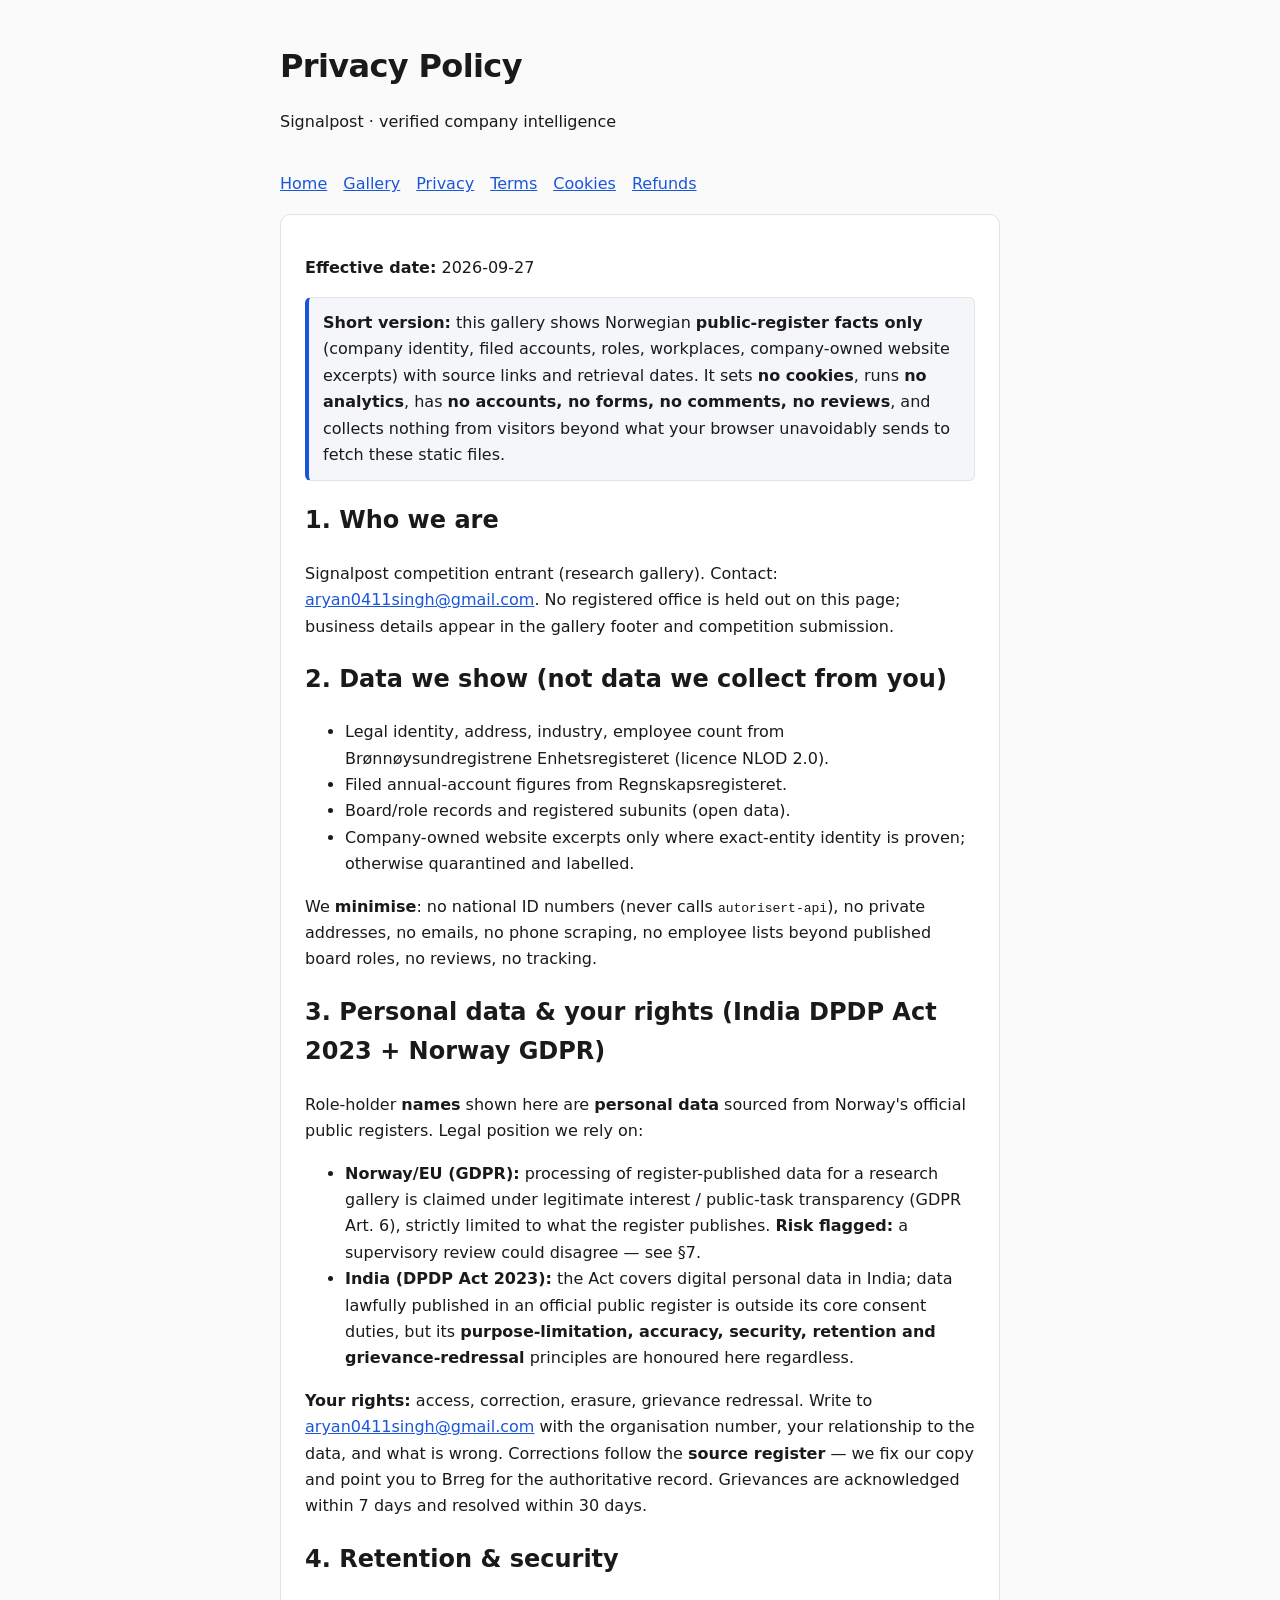
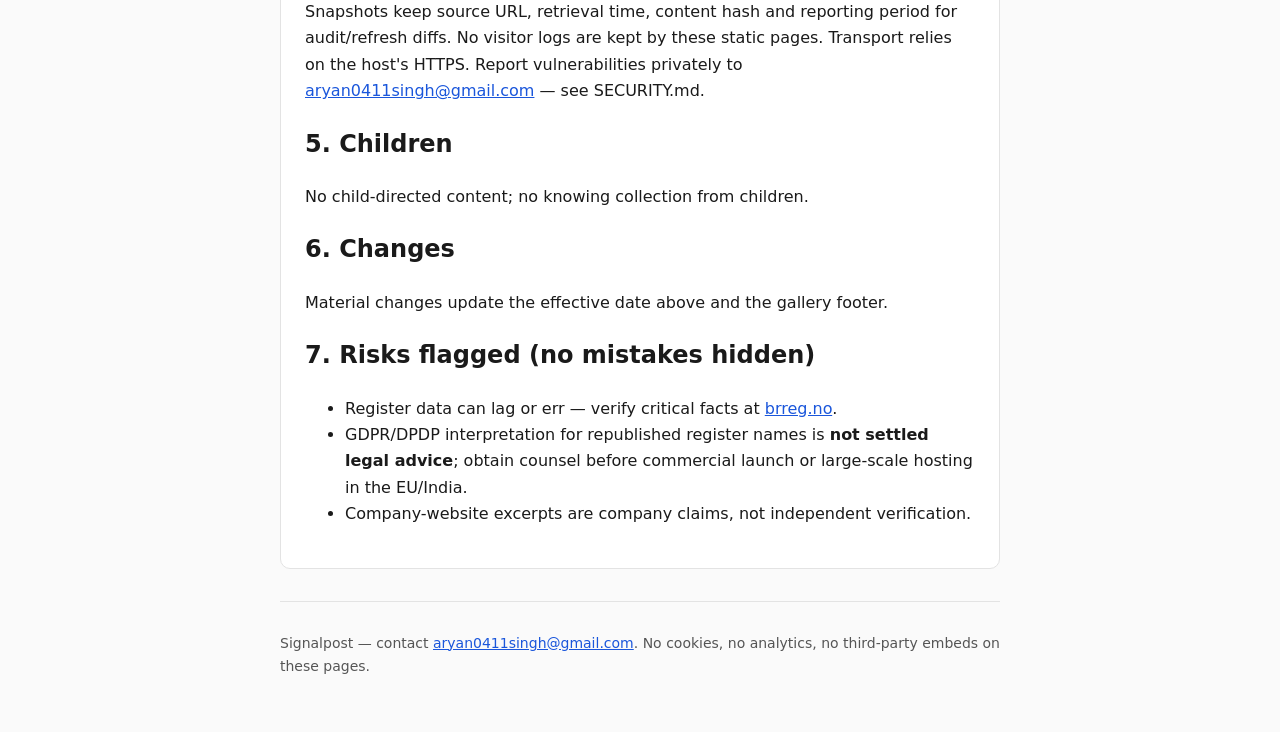
<file: docs/privacy.html>
<!doctype html><html lang="en"><head><meta charset="utf-8">
<meta name="viewport" content="width=device-width,initial-scale=1">
<meta http-equiv="Content-Security-Policy" content="default-src 'none'; style-src 'unsafe-inline'; img-src 'none'; connect-src 'none'; script-src 'none'; base-uri 'none'; form-action 'none'">
<title>Privacy Policy — Signalpost</title>
<style>body{font-family:system-ui,-apple-system,'Segoe UI',sans-serif;margin:0;background:#fafafa;color:#1a1a1a;line-height:1.65}.wrap{max-width:720px;margin:0 auto;padding:0 20px 40px}header.site{max-width:720px;margin:0 auto;padding:40px 20px 4px}header.site h1{margin:0;font-size:clamp(24px,4vw,32px);letter-spacing:-.02em}.sheet{background:#fff;border:1px solid #e3e3e3;border-radius:10px;padding:24px;margin-top:16px}a{color:#1a56db}a:focus-visible{outline:3px solid #1a56db;outline-offset:2px}nav ul{list-style:none;padding:0;display:flex;gap:16px;flex-wrap:wrap}.notice{background:#f4f6f9;border:1px solid #e3e3e3;border-left:4px solid #1a56db;border-radius:6px;padding:12px 14px}footer{margin-top:32px;border-top:1px solid #e3e3e3;padding-top:16px;font-size:14px;color:#555}.skip{position:absolute;left:-9999px}.skip:focus{left:8px;top:8px;background:#1a1a1a;color:#fff;padding:8px}</style></head><body>
<a class="skip" href="#main">Skip to content</a>
<header class="site"><h1>Privacy Policy</h1><p>Signalpost · verified company intelligence</p></header>
<div class="wrap"><nav aria-label="Legal"><ul>
<li><a href="index.html">Home</a></li><li><a href="gallery.html">Gallery</a></li><li><a href="privacy.html">Privacy</a></li>
<li><a href="terms.html">Terms</a></li><li><a href="cookies.html">Cookies</a></li>
<li><a href="refunds.html">Refunds</a></li></ul></nav>
<main id="main" class="sheet"><p><strong>Effective date:</strong> 2026-09-27</p><div class="notice"><strong>Short version:</strong> this gallery shows Norwegian
<strong>public-register facts only</strong> (company identity, filed accounts, roles,
workplaces, company-owned website excerpts) with source links and retrieval dates.
It sets <strong>no cookies</strong>, runs <strong>no analytics</strong>, has
<strong>no accounts, no forms, no comments, no reviews</strong>, and collects nothing
from visitors beyond what your browser unavoidably sends to fetch these static files.</div>
<h2>1. Who we are</h2><p>Signalpost competition entrant (research gallery).
Contact: <a href="mailto:aryan0411singh@gmail.com">aryan0411singh@gmail.com</a>. No registered office is held out on
this page; business details appear in the gallery footer and competition submission.</p>
<h2>2. Data we show (not data we collect from you)</h2><ul>
<li>Legal identity, address, industry, employee count from Brønnøysundregistrene
Enhetsregisteret (licence NLOD 2.0).</li><li>Filed annual-account figures from
Regnskapsregisteret.</li><li>Board/role records and registered subunits (open data).</li>
<li>Company-owned website excerpts only where exact-entity identity is proven;
otherwise quarantined and labelled.</li></ul>
<p>We <strong>minimise</strong>: no national ID numbers (never calls
<code>autorisert-api</code>), no private addresses, no emails, no phone scraping,
no employee lists beyond published board roles, no reviews, no tracking.</p>
<h2>3. Personal data &amp; your rights (India DPDP Act 2023 + Norway GDPR)</h2>
<p>Role-holder <strong>names</strong> shown here are <strong>personal data</strong>
sourced from Norway's official public registers. Legal position we rely on:</p><ul>
<li><strong>Norway/EU (GDPR):</strong> processing of register-published data for a
research gallery is claimed under legitimate interest / public-task transparency
(GDPR Art. 6), strictly limited to what the register publishes. <strong>Risk flagged:</strong>
a supervisory review could disagree — see §7.</li>
<li><strong>India (DPDP Act 2023):</strong> the Act covers digital personal data in
India; data lawfully published in an official public register is outside its core
consent duties, but its <strong>purpose-limitation, accuracy, security, retention
and grievance-redressal</strong> principles are honoured here regardless.</li></ul>
<p><strong>Your rights:</strong> access, correction, erasure, grievance redressal.
Write to <a href="mailto:aryan0411singh@gmail.com">aryan0411singh@gmail.com</a> with the organisation number, your
relationship to the data, and what is wrong. Corrections follow the <strong>source
register</strong> — we fix our copy and point you to Brreg for the authoritative record.
Grievances are acknowledged within 7 days and resolved within 30 days.</p>
<h2>4. Retention &amp; security</h2><p>Snapshots keep source URL, retrieval time,
content hash and reporting period for audit/refresh diffs. No visitor logs are kept
by these static pages. Transport relies on the host's HTTPS. Report vulnerabilities
privately to <a href="mailto:aryan0411singh@gmail.com">aryan0411singh@gmail.com</a> — see SECURITY.md.</p>
<h2>5. Children</h2><p>No child-directed content; no knowing collection from children.</p>
<h2>6. Changes</h2><p>Material changes update the effective date above and the gallery footer.</p>
<h2>7. Risks flagged (no mistakes hidden)</h2><ul>
<li>Register data can lag or err — verify critical facts at <a href="https://www.brreg.no/" rel="noopener noreferrer nofollow">brreg.no</a>.</li>
<li>GDPR/DPDP interpretation for republished register names is <strong>not settled legal
advice</strong>; obtain counsel before commercial launch or large-scale hosting in the EU/India.</li>
<li>Company-website excerpts are company claims, not independent verification.</li></ul></main>
<footer><p>Signalpost — contact <a href="mailto:aryan0411singh@gmail.com">aryan0411singh@gmail.com</a>.
No cookies, no analytics, no third-party embeds on these pages.</p></footer></body></html>
</file>
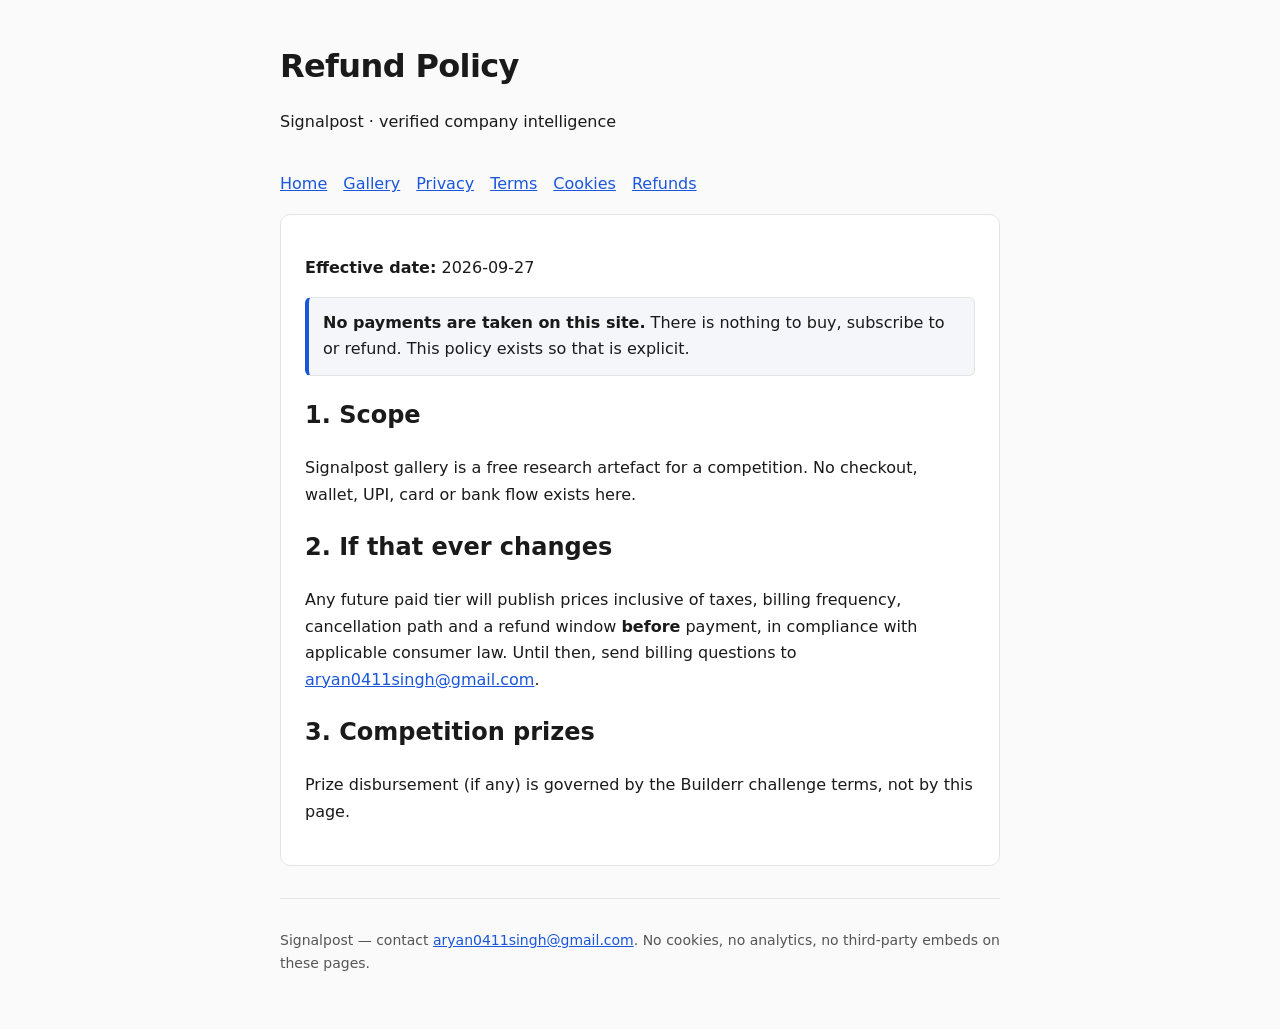
<file: docs/refunds.html>
<!doctype html><html lang="en"><head><meta charset="utf-8">
<meta name="viewport" content="width=device-width,initial-scale=1">
<meta http-equiv="Content-Security-Policy" content="default-src 'none'; style-src 'unsafe-inline'; img-src 'none'; connect-src 'none'; script-src 'none'; base-uri 'none'; form-action 'none'">
<title>Refund Policy — Signalpost</title>
<style>body{font-family:system-ui,-apple-system,'Segoe UI',sans-serif;margin:0;background:#fafafa;color:#1a1a1a;line-height:1.65}.wrap{max-width:720px;margin:0 auto;padding:0 20px 40px}header.site{max-width:720px;margin:0 auto;padding:40px 20px 4px}header.site h1{margin:0;font-size:clamp(24px,4vw,32px);letter-spacing:-.02em}.sheet{background:#fff;border:1px solid #e3e3e3;border-radius:10px;padding:24px;margin-top:16px}a{color:#1a56db}a:focus-visible{outline:3px solid #1a56db;outline-offset:2px}nav ul{list-style:none;padding:0;display:flex;gap:16px;flex-wrap:wrap}.notice{background:#f4f6f9;border:1px solid #e3e3e3;border-left:4px solid #1a56db;border-radius:6px;padding:12px 14px}footer{margin-top:32px;border-top:1px solid #e3e3e3;padding-top:16px;font-size:14px;color:#555}.skip{position:absolute;left:-9999px}.skip:focus{left:8px;top:8px;background:#1a1a1a;color:#fff;padding:8px}</style></head><body>
<a class="skip" href="#main">Skip to content</a>
<header class="site"><h1>Refund Policy</h1><p>Signalpost · verified company intelligence</p></header>
<div class="wrap"><nav aria-label="Legal"><ul>
<li><a href="index.html">Home</a></li><li><a href="gallery.html">Gallery</a></li><li><a href="privacy.html">Privacy</a></li>
<li><a href="terms.html">Terms</a></li><li><a href="cookies.html">Cookies</a></li>
<li><a href="refunds.html">Refunds</a></li></ul></nav>
<main id="main" class="sheet"><p><strong>Effective date:</strong> 2026-09-27</p><div class="notice"><strong>No payments are taken on this site.</strong>
There is nothing to buy, subscribe to or refund. This policy exists so that is explicit.</div>
<h2>1. Scope</h2><p>Signalpost gallery is a free research artefact for a competition.
No checkout, wallet, UPI, card or bank flow exists here.</p>
<h2>2. If that ever changes</h2><p>Any future paid tier will publish prices inclusive
of taxes, billing frequency, cancellation path and a refund window <strong>before</strong>
payment, in compliance with applicable consumer law. Until then, send billing questions to
<a href="mailto:aryan0411singh@gmail.com">aryan0411singh@gmail.com</a>.</p>
<h2>3. Competition prizes</h2><p>Prize disbursement (if any) is governed by the
Builderr challenge terms, not by this page.</p></main>
<footer><p>Signalpost — contact <a href="mailto:aryan0411singh@gmail.com">aryan0411singh@gmail.com</a>.
No cookies, no analytics, no third-party embeds on these pages.</p></footer></body></html>
</file>
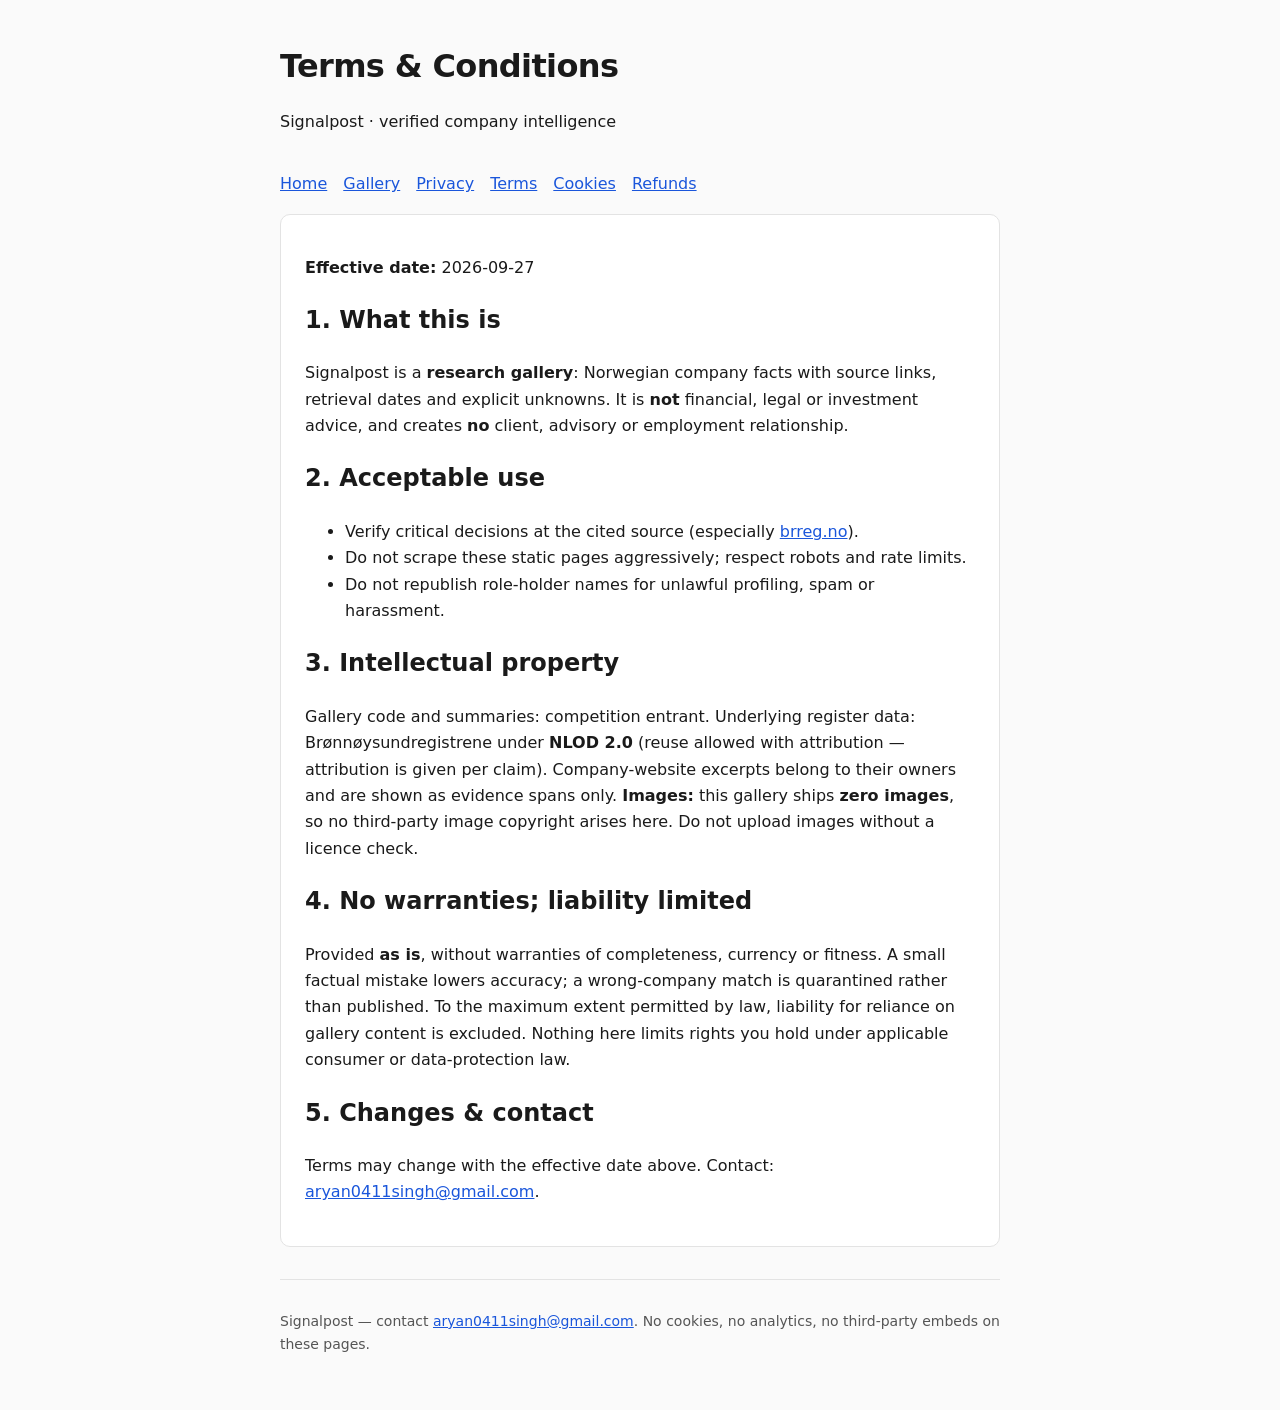
<file: docs/terms.html>
<!doctype html><html lang="en"><head><meta charset="utf-8">
<meta name="viewport" content="width=device-width,initial-scale=1">
<meta http-equiv="Content-Security-Policy" content="default-src 'none'; style-src 'unsafe-inline'; img-src 'none'; connect-src 'none'; script-src 'none'; base-uri 'none'; form-action 'none'">
<title>Terms & Conditions — Signalpost</title>
<style>body{font-family:system-ui,-apple-system,'Segoe UI',sans-serif;margin:0;background:#fafafa;color:#1a1a1a;line-height:1.65}.wrap{max-width:720px;margin:0 auto;padding:0 20px 40px}header.site{max-width:720px;margin:0 auto;padding:40px 20px 4px}header.site h1{margin:0;font-size:clamp(24px,4vw,32px);letter-spacing:-.02em}.sheet{background:#fff;border:1px solid #e3e3e3;border-radius:10px;padding:24px;margin-top:16px}a{color:#1a56db}a:focus-visible{outline:3px solid #1a56db;outline-offset:2px}nav ul{list-style:none;padding:0;display:flex;gap:16px;flex-wrap:wrap}.notice{background:#f4f6f9;border:1px solid #e3e3e3;border-left:4px solid #1a56db;border-radius:6px;padding:12px 14px}footer{margin-top:32px;border-top:1px solid #e3e3e3;padding-top:16px;font-size:14px;color:#555}.skip{position:absolute;left:-9999px}.skip:focus{left:8px;top:8px;background:#1a1a1a;color:#fff;padding:8px}</style></head><body>
<a class="skip" href="#main">Skip to content</a>
<header class="site"><h1>Terms & Conditions</h1><p>Signalpost · verified company intelligence</p></header>
<div class="wrap"><nav aria-label="Legal"><ul>
<li><a href="index.html">Home</a></li><li><a href="gallery.html">Gallery</a></li><li><a href="privacy.html">Privacy</a></li>
<li><a href="terms.html">Terms</a></li><li><a href="cookies.html">Cookies</a></li>
<li><a href="refunds.html">Refunds</a></li></ul></nav>
<main id="main" class="sheet"><p><strong>Effective date:</strong> 2026-09-27</p><h2>1. What this is</h2><p>Signalpost is a <strong>research gallery</strong>:
Norwegian company facts with source links, retrieval dates and explicit unknowns.
It is <strong>not</strong> financial, legal or investment advice, and creates
<strong>no</strong> client, advisory or employment relationship.</p>
<h2>2. Acceptable use</h2><ul><li>Verify critical decisions at the cited source
(especially <a href="https://www.brreg.no/" rel="noopener noreferrer nofollow">brreg.no</a>).</li>
<li>Do not scrape these static pages aggressively; respect robots and rate limits.</li>
<li>Do not republish role-holder names for unlawful profiling, spam or harassment.</li></ul>
<h2>3. Intellectual property</h2><p>Gallery code and summaries: competition entrant.
Underlying register data: Brønnøysundregistrene under <strong>NLOD 2.0</strong>
(reuse allowed with attribution — attribution is given per claim).
Company-website excerpts belong to their owners and are shown as evidence spans only.
<strong>Images:</strong> this gallery ships <strong>zero images</strong>, so no
third-party image copyright arises here. Do not upload images without a licence check.</p>
<h2>4. No warranties; liability limited</h2><p>Provided <strong>as is</strong>, without
warranties of completeness, currency or fitness. A small factual mistake lowers accuracy;
a wrong-company match is quarantined rather than published. To the maximum extent
permitted by law, liability for reliance on gallery content is excluded. Nothing here
limits rights you hold under applicable consumer or data-protection law.</p>
<h2>5. Changes &amp; contact</h2><p>Terms may change with the effective date above.
Contact: <a href="mailto:aryan0411singh@gmail.com">aryan0411singh@gmail.com</a>.</p></main>
<footer><p>Signalpost — contact <a href="mailto:aryan0411singh@gmail.com">aryan0411singh@gmail.com</a>.
No cookies, no analytics, no third-party embeds on these pages.</p></footer></body></html>
</file>
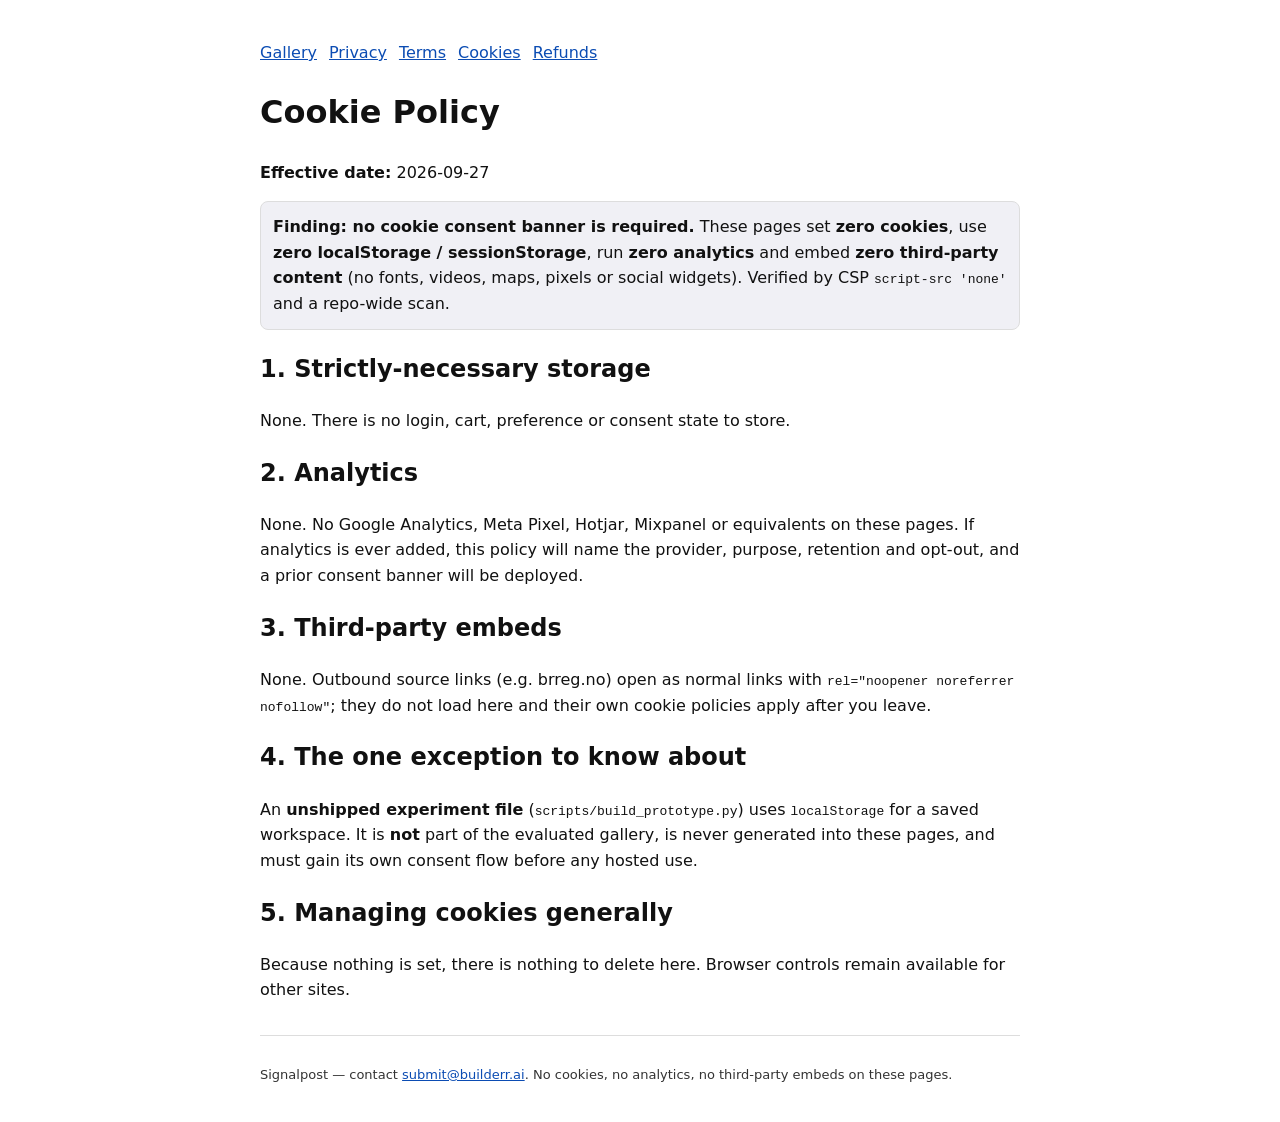
<file: site/cookies.html>
<!doctype html><html lang="en"><head><meta charset="utf-8">
<meta name="viewport" content="width=device-width,initial-scale=1">
<meta http-equiv="Content-Security-Policy" content="default-src 'none'; style-src 'unsafe-inline'; img-src 'none'; connect-src 'none'; script-src 'none'; base-uri 'none'; form-action 'none'">
<title>Cookie Policy — Signalpost</title>
<style>body{font-family:system-ui,-apple-system,'Segoe UI',sans-serif;margin:0 auto;max-width:760px;padding:24px 16px;background:#fff;color:#111;line-height:1.6}a{color:#0b4cb3}a:focus-visible{outline:3px solid #0b4cb3;outline-offset:2px}nav ul{list-style:none;padding:0;display:flex;gap:12px;flex-wrap:wrap}.notice{background:#f0f0f5;border:1px solid #ddd;border-radius:8px;padding:12px}footer{margin-top:32px;border-top:1px solid #ddd;padding-top:16px;font-size:13px;color:#333}.skip{position:absolute;left:-9999px}.skip:focus{left:8px;top:8px;background:#fff;padding:8px}</style></head><body>
<a class="skip" href="#main">Skip to content</a>
<nav aria-label="Legal"><ul>
<li><a href="gallery.html">Gallery</a></li><li><a href="privacy.html">Privacy</a></li>
<li><a href="terms.html">Terms</a></li><li><a href="cookies.html">Cookies</a></li>
<li><a href="refunds.html">Refunds</a></li></ul></nav>
<main id="main"><h1>Cookie Policy</h1><p><strong>Effective date:</strong> 2026-09-27</p><div class="notice"><strong>Finding: no cookie consent banner is required.</strong>
These pages set <strong>zero cookies</strong>, use <strong>zero localStorage /
sessionStorage</strong>, run <strong>zero analytics</strong> and embed
<strong>zero third-party content</strong> (no fonts, videos, maps, pixels or social
widgets). Verified by CSP <code>script-src 'none'</code> and a repo-wide scan.</div>
<h2>1. Strictly-necessary storage</h2><p>None. There is no login, cart, preference or
consent state to store.</p>
<h2>2. Analytics</h2><p>None. No Google Analytics, Meta Pixel, Hotjar, Mixpanel or
equivalents on these pages. If analytics is ever added, this policy will name the
provider, purpose, retention and opt-out, and a prior consent banner will be deployed.</p>
<h2>3. Third-party embeds</h2><p>None. Outbound source links (e.g. brreg.no) open as
normal links with <code>rel="noopener noreferrer nofollow"</code>; they do not load
here and their own cookie policies apply after you leave.</p>
<h2>4. The one exception to know about</h2><p>An <strong>unshipped experiment file</strong>
(<code>scripts/build_prototype.py</code>) uses <code>localStorage</code> for a saved
workspace. It is <strong>not</strong> part of the evaluated gallery, is never generated
into these pages, and must gain its own consent flow before any hosted use.</p>
<h2>5. Managing cookies generally</h2><p>Because nothing is set, there is nothing to
delete here. Browser controls remain available for other sites.</p></main>
<footer><p>Signalpost — contact <a href="mailto:submit@builderr.ai">submit@builderr.ai</a>.
No cookies, no analytics, no third-party embeds on these pages.</p></footer></body></html>
</file>
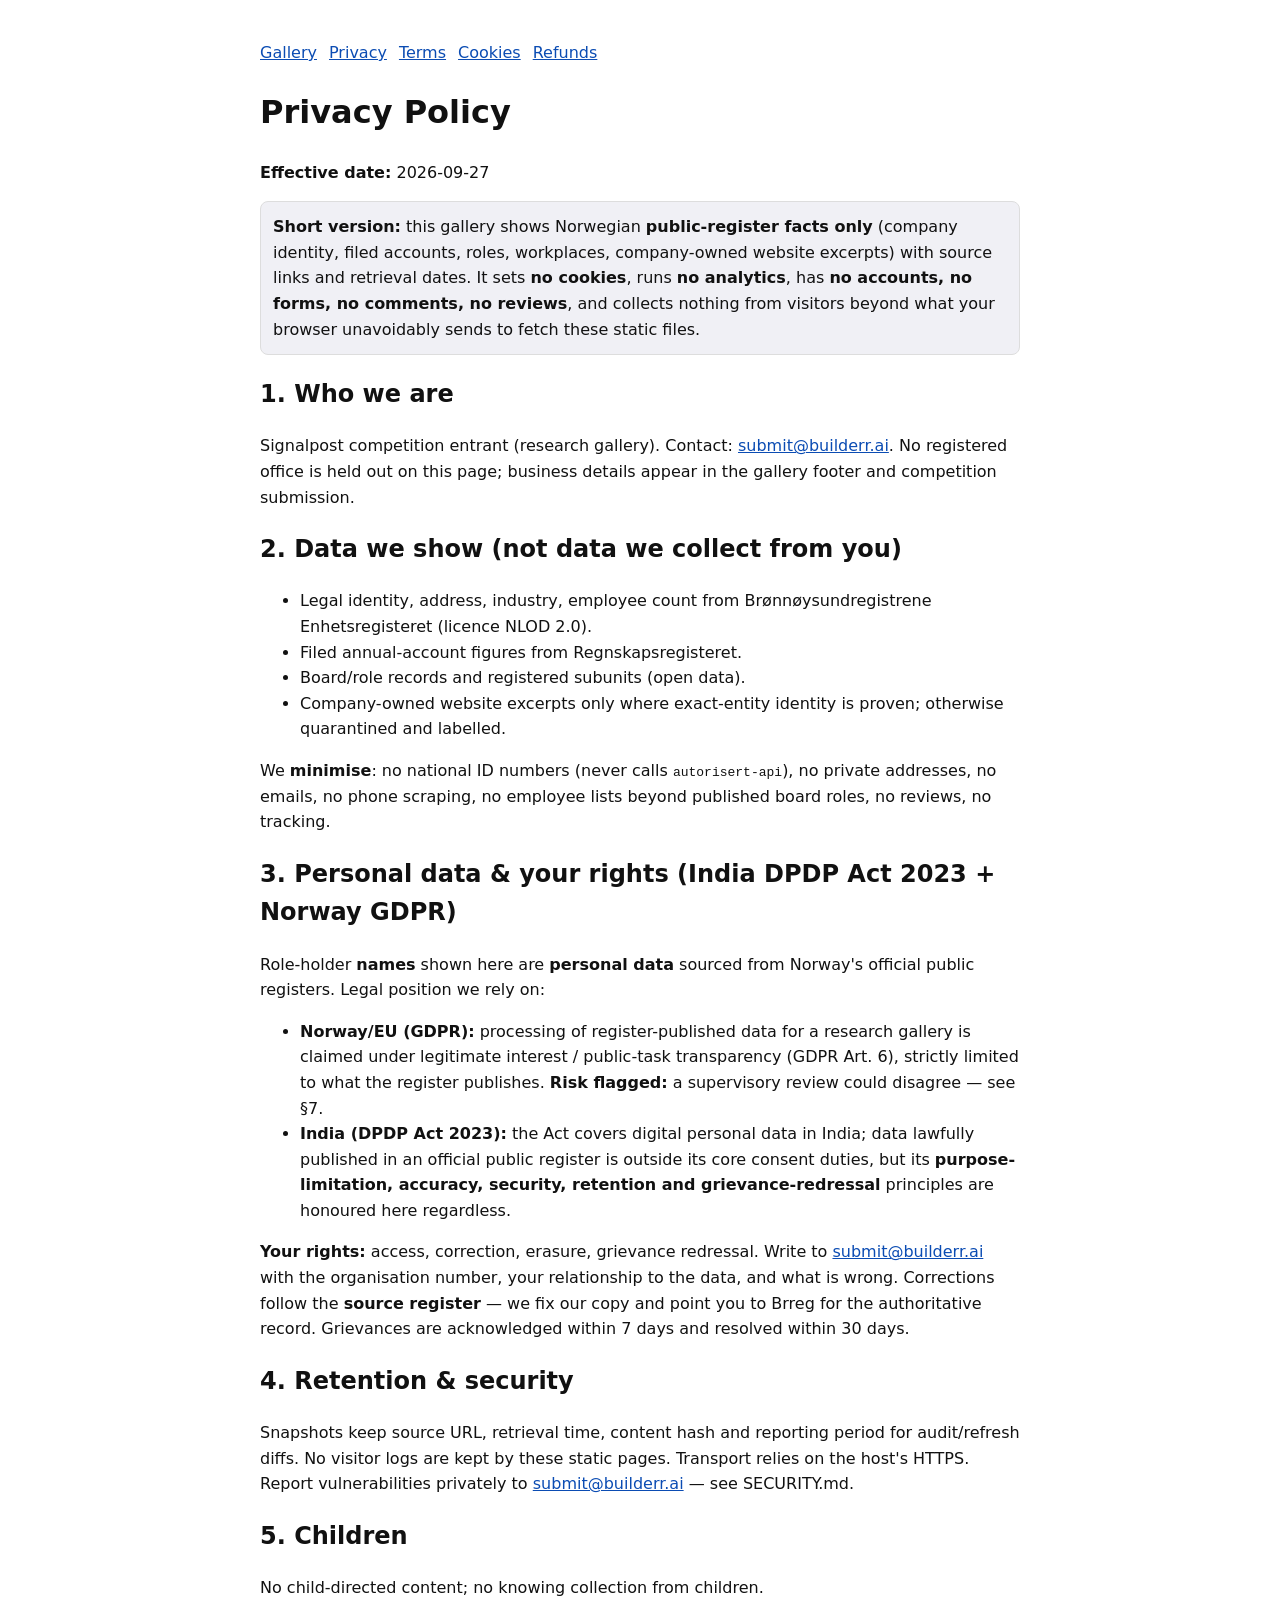
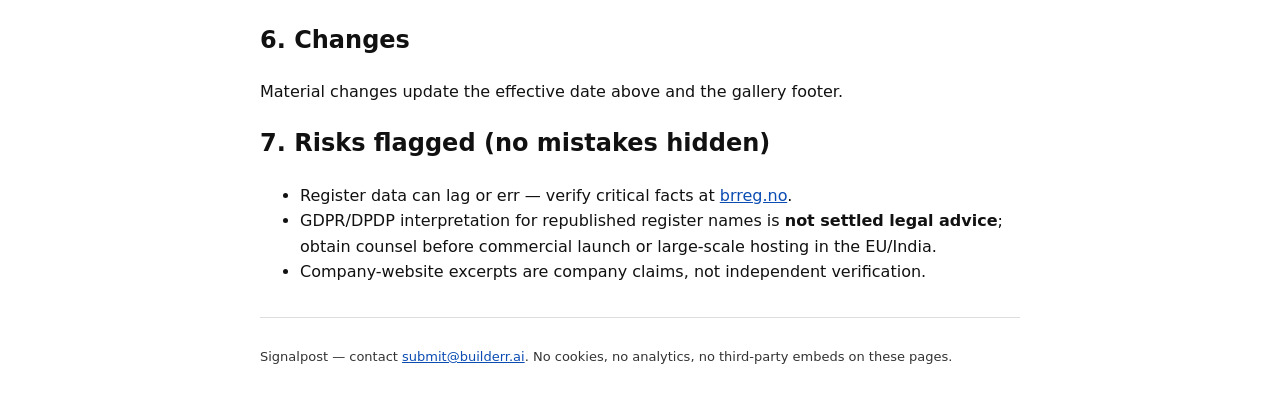
<file: site/privacy.html>
<!doctype html><html lang="en"><head><meta charset="utf-8">
<meta name="viewport" content="width=device-width,initial-scale=1">
<meta http-equiv="Content-Security-Policy" content="default-src 'none'; style-src 'unsafe-inline'; img-src 'none'; connect-src 'none'; script-src 'none'; base-uri 'none'; form-action 'none'">
<title>Privacy Policy — Signalpost</title>
<style>body{font-family:system-ui,-apple-system,'Segoe UI',sans-serif;margin:0 auto;max-width:760px;padding:24px 16px;background:#fff;color:#111;line-height:1.6}a{color:#0b4cb3}a:focus-visible{outline:3px solid #0b4cb3;outline-offset:2px}nav ul{list-style:none;padding:0;display:flex;gap:12px;flex-wrap:wrap}.notice{background:#f0f0f5;border:1px solid #ddd;border-radius:8px;padding:12px}footer{margin-top:32px;border-top:1px solid #ddd;padding-top:16px;font-size:13px;color:#333}.skip{position:absolute;left:-9999px}.skip:focus{left:8px;top:8px;background:#fff;padding:8px}</style></head><body>
<a class="skip" href="#main">Skip to content</a>
<nav aria-label="Legal"><ul>
<li><a href="gallery.html">Gallery</a></li><li><a href="privacy.html">Privacy</a></li>
<li><a href="terms.html">Terms</a></li><li><a href="cookies.html">Cookies</a></li>
<li><a href="refunds.html">Refunds</a></li></ul></nav>
<main id="main"><h1>Privacy Policy</h1><p><strong>Effective date:</strong> 2026-09-27</p><div class="notice"><strong>Short version:</strong> this gallery shows Norwegian
<strong>public-register facts only</strong> (company identity, filed accounts, roles,
workplaces, company-owned website excerpts) with source links and retrieval dates.
It sets <strong>no cookies</strong>, runs <strong>no analytics</strong>, has
<strong>no accounts, no forms, no comments, no reviews</strong>, and collects nothing
from visitors beyond what your browser unavoidably sends to fetch these static files.</div>
<h2>1. Who we are</h2><p>Signalpost competition entrant (research gallery).
Contact: <a href="mailto:submit@builderr.ai">submit@builderr.ai</a>. No registered office is held out on
this page; business details appear in the gallery footer and competition submission.</p>
<h2>2. Data we show (not data we collect from you)</h2><ul>
<li>Legal identity, address, industry, employee count from Brønnøysundregistrene
Enhetsregisteret (licence NLOD 2.0).</li><li>Filed annual-account figures from
Regnskapsregisteret.</li><li>Board/role records and registered subunits (open data).</li>
<li>Company-owned website excerpts only where exact-entity identity is proven;
otherwise quarantined and labelled.</li></ul>
<p>We <strong>minimise</strong>: no national ID numbers (never calls
<code>autorisert-api</code>), no private addresses, no emails, no phone scraping,
no employee lists beyond published board roles, no reviews, no tracking.</p>
<h2>3. Personal data &amp; your rights (India DPDP Act 2023 + Norway GDPR)</h2>
<p>Role-holder <strong>names</strong> shown here are <strong>personal data</strong>
sourced from Norway's official public registers. Legal position we rely on:</p><ul>
<li><strong>Norway/EU (GDPR):</strong> processing of register-published data for a
research gallery is claimed under legitimate interest / public-task transparency
(GDPR Art. 6), strictly limited to what the register publishes. <strong>Risk flagged:</strong>
a supervisory review could disagree — see §7.</li>
<li><strong>India (DPDP Act 2023):</strong> the Act covers digital personal data in
India; data lawfully published in an official public register is outside its core
consent duties, but its <strong>purpose-limitation, accuracy, security, retention
and grievance-redressal</strong> principles are honoured here regardless.</li></ul>
<p><strong>Your rights:</strong> access, correction, erasure, grievance redressal.
Write to <a href="mailto:submit@builderr.ai">submit@builderr.ai</a> with the organisation number, your
relationship to the data, and what is wrong. Corrections follow the <strong>source
register</strong> — we fix our copy and point you to Brreg for the authoritative record.
Grievances are acknowledged within 7 days and resolved within 30 days.</p>
<h2>4. Retention &amp; security</h2><p>Snapshots keep source URL, retrieval time,
content hash and reporting period for audit/refresh diffs. No visitor logs are kept
by these static pages. Transport relies on the host's HTTPS. Report vulnerabilities
privately to <a href="mailto:submit@builderr.ai">submit@builderr.ai</a> — see SECURITY.md.</p>
<h2>5. Children</h2><p>No child-directed content; no knowing collection from children.</p>
<h2>6. Changes</h2><p>Material changes update the effective date above and the gallery footer.</p>
<h2>7. Risks flagged (no mistakes hidden)</h2><ul>
<li>Register data can lag or err — verify critical facts at <a href="https://www.brreg.no/" rel="noopener noreferrer nofollow">brreg.no</a>.</li>
<li>GDPR/DPDP interpretation for republished register names is <strong>not settled legal
advice</strong>; obtain counsel before commercial launch or large-scale hosting in the EU/India.</li>
<li>Company-website excerpts are company claims, not independent verification.</li></ul></main>
<footer><p>Signalpost — contact <a href="mailto:submit@builderr.ai">submit@builderr.ai</a>.
No cookies, no analytics, no third-party embeds on these pages.</p></footer></body></html>
</file>
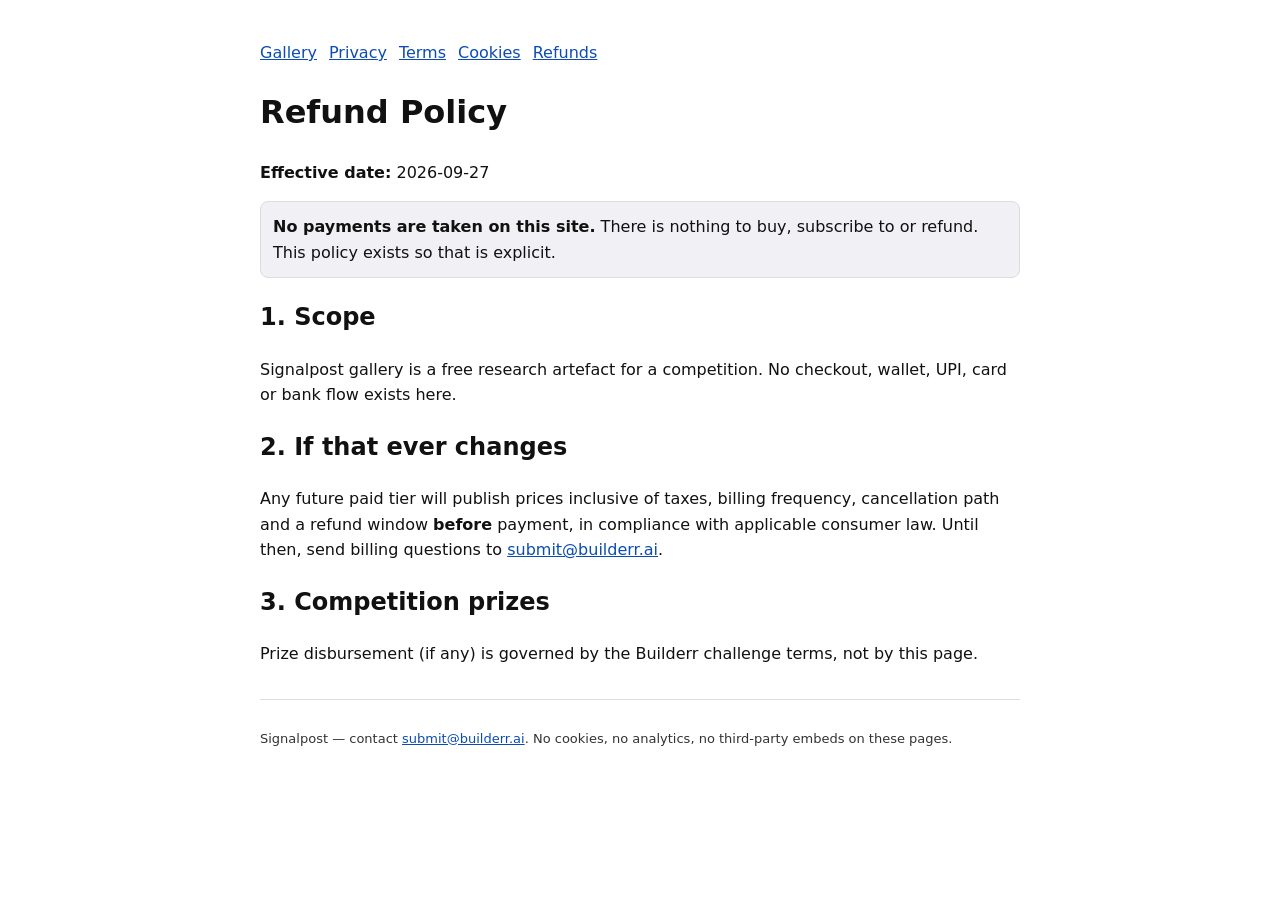
<file: site/refunds.html>
<!doctype html><html lang="en"><head><meta charset="utf-8">
<meta name="viewport" content="width=device-width,initial-scale=1">
<meta http-equiv="Content-Security-Policy" content="default-src 'none'; style-src 'unsafe-inline'; img-src 'none'; connect-src 'none'; script-src 'none'; base-uri 'none'; form-action 'none'">
<title>Refund Policy — Signalpost</title>
<style>body{font-family:system-ui,-apple-system,'Segoe UI',sans-serif;margin:0 auto;max-width:760px;padding:24px 16px;background:#fff;color:#111;line-height:1.6}a{color:#0b4cb3}a:focus-visible{outline:3px solid #0b4cb3;outline-offset:2px}nav ul{list-style:none;padding:0;display:flex;gap:12px;flex-wrap:wrap}.notice{background:#f0f0f5;border:1px solid #ddd;border-radius:8px;padding:12px}footer{margin-top:32px;border-top:1px solid #ddd;padding-top:16px;font-size:13px;color:#333}.skip{position:absolute;left:-9999px}.skip:focus{left:8px;top:8px;background:#fff;padding:8px}</style></head><body>
<a class="skip" href="#main">Skip to content</a>
<nav aria-label="Legal"><ul>
<li><a href="gallery.html">Gallery</a></li><li><a href="privacy.html">Privacy</a></li>
<li><a href="terms.html">Terms</a></li><li><a href="cookies.html">Cookies</a></li>
<li><a href="refunds.html">Refunds</a></li></ul></nav>
<main id="main"><h1>Refund Policy</h1><p><strong>Effective date:</strong> 2026-09-27</p><div class="notice"><strong>No payments are taken on this site.</strong>
There is nothing to buy, subscribe to or refund. This policy exists so that is explicit.</div>
<h2>1. Scope</h2><p>Signalpost gallery is a free research artefact for a competition.
No checkout, wallet, UPI, card or bank flow exists here.</p>
<h2>2. If that ever changes</h2><p>Any future paid tier will publish prices inclusive
of taxes, billing frequency, cancellation path and a refund window <strong>before</strong>
payment, in compliance with applicable consumer law. Until then, send billing questions to
<a href="mailto:submit@builderr.ai">submit@builderr.ai</a>.</p>
<h2>3. Competition prizes</h2><p>Prize disbursement (if any) is governed by the
Builderr challenge terms, not by this page.</p></main>
<footer><p>Signalpost — contact <a href="mailto:submit@builderr.ai">submit@builderr.ai</a>.
No cookies, no analytics, no third-party embeds on these pages.</p></footer></body></html>
</file>
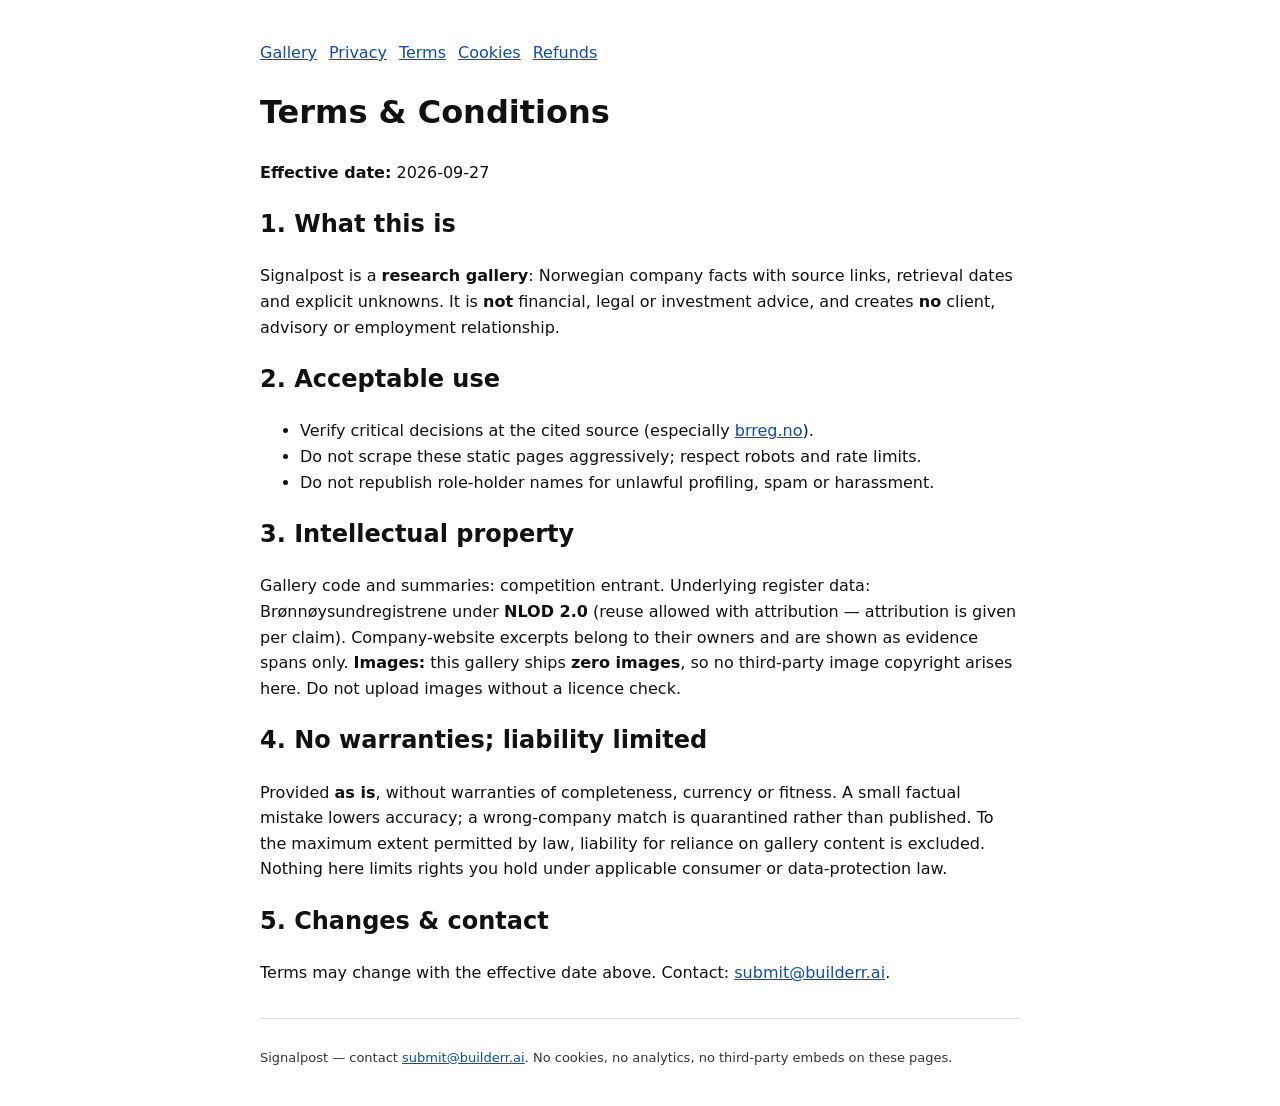
<file: site/terms.html>
<!doctype html><html lang="en"><head><meta charset="utf-8">
<meta name="viewport" content="width=device-width,initial-scale=1">
<meta http-equiv="Content-Security-Policy" content="default-src 'none'; style-src 'unsafe-inline'; img-src 'none'; connect-src 'none'; script-src 'none'; base-uri 'none'; form-action 'none'">
<title>Terms & Conditions — Signalpost</title>
<style>body{font-family:system-ui,-apple-system,'Segoe UI',sans-serif;margin:0 auto;max-width:760px;padding:24px 16px;background:#fff;color:#111;line-height:1.6}a{color:#0b4cb3}a:focus-visible{outline:3px solid #0b4cb3;outline-offset:2px}nav ul{list-style:none;padding:0;display:flex;gap:12px;flex-wrap:wrap}.notice{background:#f0f0f5;border:1px solid #ddd;border-radius:8px;padding:12px}footer{margin-top:32px;border-top:1px solid #ddd;padding-top:16px;font-size:13px;color:#333}.skip{position:absolute;left:-9999px}.skip:focus{left:8px;top:8px;background:#fff;padding:8px}</style></head><body>
<a class="skip" href="#main">Skip to content</a>
<nav aria-label="Legal"><ul>
<li><a href="gallery.html">Gallery</a></li><li><a href="privacy.html">Privacy</a></li>
<li><a href="terms.html">Terms</a></li><li><a href="cookies.html">Cookies</a></li>
<li><a href="refunds.html">Refunds</a></li></ul></nav>
<main id="main"><h1>Terms & Conditions</h1><p><strong>Effective date:</strong> 2026-09-27</p><h2>1. What this is</h2><p>Signalpost is a <strong>research gallery</strong>:
Norwegian company facts with source links, retrieval dates and explicit unknowns.
It is <strong>not</strong> financial, legal or investment advice, and creates
<strong>no</strong> client, advisory or employment relationship.</p>
<h2>2. Acceptable use</h2><ul><li>Verify critical decisions at the cited source
(especially <a href="https://www.brreg.no/" rel="noopener noreferrer nofollow">brreg.no</a>).</li>
<li>Do not scrape these static pages aggressively; respect robots and rate limits.</li>
<li>Do not republish role-holder names for unlawful profiling, spam or harassment.</li></ul>
<h2>3. Intellectual property</h2><p>Gallery code and summaries: competition entrant.
Underlying register data: Brønnøysundregistrene under <strong>NLOD 2.0</strong>
(reuse allowed with attribution — attribution is given per claim).
Company-website excerpts belong to their owners and are shown as evidence spans only.
<strong>Images:</strong> this gallery ships <strong>zero images</strong>, so no
third-party image copyright arises here. Do not upload images without a licence check.</p>
<h2>4. No warranties; liability limited</h2><p>Provided <strong>as is</strong>, without
warranties of completeness, currency or fitness. A small factual mistake lowers accuracy;
a wrong-company match is quarantined rather than published. To the maximum extent
permitted by law, liability for reliance on gallery content is excluded. Nothing here
limits rights you hold under applicable consumer or data-protection law.</p>
<h2>5. Changes &amp; contact</h2><p>Terms may change with the effective date above.
Contact: <a href="mailto:submit@builderr.ai">submit@builderr.ai</a>.</p></main>
<footer><p>Signalpost — contact <a href="mailto:submit@builderr.ai">submit@builderr.ai</a>.
No cookies, no analytics, no third-party embeds on these pages.</p></footer></body></html>
</file>
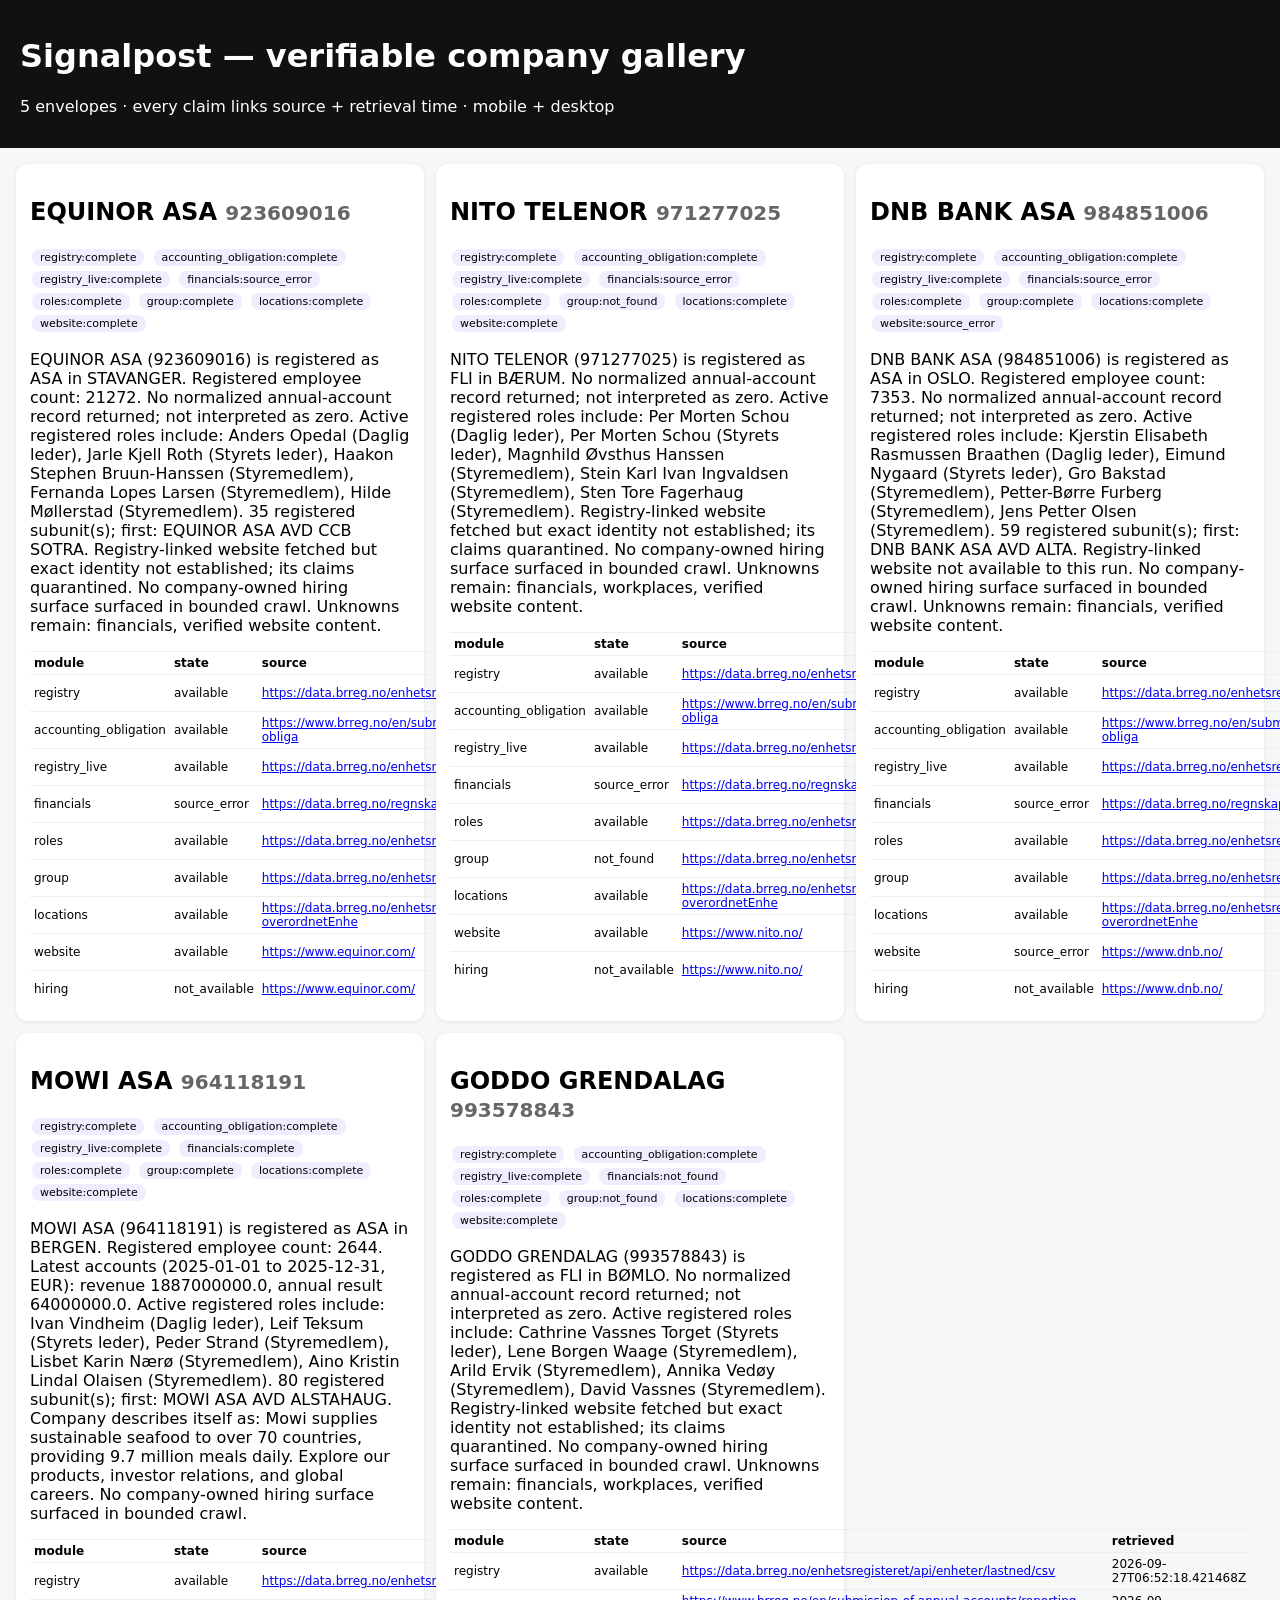
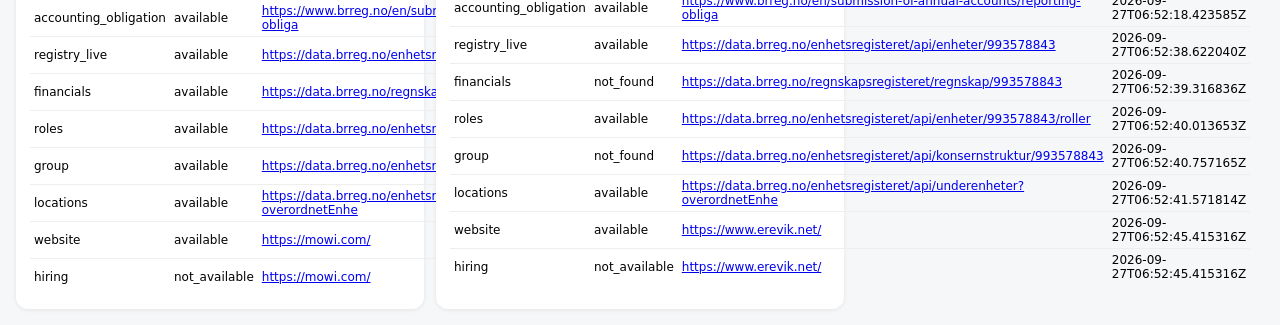
<file: smoke-test/out2/gallery.html>
<!doctype html><html lang='en'><head><meta charset='utf-8'>
<meta name='viewport' content='width=device-width,initial-scale=1'>
<title>Signalpost gallery — {n} companies</title>
<style>body{font-family:system-ui;margin:0;background:#f6f7f9}header{padding:16px 20px;background:#111;color:#fff}main{padding:16px;display:grid;gap:12px;grid-template-columns:repeat(auto-fill,minmax(340px,1fr))}.card{background:#fff;border-radius:12px;padding:14px;box-shadow:0 1px 4px rgba(0,0,0,.08)}.b{display:inline-block;background:#eef;font-size:11px;border-radius:8px;padding:2px 8px;margin:2px}table{width:100%;font-size:12px;border-collapse:collapse}td,th{border-top:1px solid #eee;padding:4px;text-align:left}small{color:#666}@media(max-width:600px){main{grid-template-columns:1fr}}</style>
</head><body><header><h1>Signalpost — verifiable company gallery</h1><p>5 envelopes · every claim links source + retrieval time · mobile + desktop</p></header><main><article class='card'><h2>EQUINOR ASA <small>923609016</small></h2><div><span class='b'>registry:complete</span> <span class='b'>accounting_obligation:complete</span> <span class='b'>registry_live:complete</span> <span class='b'>financials:source_error</span> <span class='b'>roles:complete</span> <span class='b'>group:complete</span> <span class='b'>locations:complete</span> <span class='b'>website:complete</span></div><p>EQUINOR ASA (923609016) is registered as ASA in STAVANGER. Registered employee count: 21272. No normalized annual-account record returned; not interpreted as zero. Active registered roles include: Anders Opedal (Daglig leder), Jarle Kjell Roth (Styrets leder), Haakon Stephen Bruun-Hanssen (Styremedlem), Fernanda Lopes Larsen (Styremedlem), Hilde Møllerstad (Styremedlem). 35 registered subunit(s); first: EQUINOR ASA AVD CCB SOTRA. Registry-linked website fetched but exact identity not established; its claims quarantined. No company-owned hiring surface surfaced in bounded crawl. Unknowns remain: financials, verified website content.</p><table><tr><th>module</th><th>state</th><th>source</th><th>retrieved</th></tr><tr><td>registry</td><td>available</td><td><a href='https://data.brreg.no/enhetsregisteret/api/enheter/lastned/csv'>https://data.brreg.no/enhetsregisteret/api/enheter/lastned/csv</a></td><td>2026-09-27T06:52:18.421468Z</td></tr><tr><td>accounting_obligation</td><td>available</td><td><a href='https://www.brreg.no/en/submission-of-annual-accounts/reporting-obligations-to-the-register-of-company-accounts/who-has-an-accounting-obligation/'>https://www.brreg.no/en/submission-of-annual-accounts/reporting-obliga</a></td><td>2026-09-27T06:52:18.423363Z</td></tr><tr><td>registry_live</td><td>available</td><td><a href='https://data.brreg.no/enhetsregisteret/api/enheter/923609016'>https://data.brreg.no/enhetsregisteret/api/enheter/923609016</a></td><td>2026-09-27T06:52:19.333652Z</td></tr><tr><td>financials</td><td>source_error</td><td><a href='https://data.brreg.no/regnskapsregisteret/regnskap/923609016'>https://data.brreg.no/regnskapsregisteret/regnskap/923609016</a></td><td>2026-09-27T06:52:23.218853Z</td></tr><tr><td>roles</td><td>available</td><td><a href='https://data.brreg.no/enhetsregisteret/api/enheter/923609016/roller'>https://data.brreg.no/enhetsregisteret/api/enheter/923609016/roller</a></td><td>2026-09-27T06:52:23.884840Z</td></tr><tr><td>group</td><td>available</td><td><a href='https://data.brreg.no/enhetsregisteret/api/konsernstruktur/923609016'>https://data.brreg.no/enhetsregisteret/api/konsernstruktur/923609016</a></td><td>2026-09-27T06:52:24.733806Z</td></tr><tr><td>locations</td><td>available</td><td><a href='https://data.brreg.no/enhetsregisteret/api/underenheter?overordnetEnhet=923609016&amp;size=1000'>https://data.brreg.no/enhetsregisteret/api/underenheter?overordnetEnhe</a></td><td>2026-09-27T06:52:25.777145Z</td></tr><tr><td>website</td><td>available</td><td><a href='https://www.equinor.com/'>https://www.equinor.com/</a></td><td>2026-09-27T06:52:33.848583Z</td></tr><tr><td>hiring</td><td>not_available</td><td><a href='https://www.equinor.com/'>https://www.equinor.com/</a></td><td>2026-09-27T06:52:33.848583Z</td></tr></table></article>
<article class='card'><h2>NITO TELENOR <small>971277025</small></h2><div><span class='b'>registry:complete</span> <span class='b'>accounting_obligation:complete</span> <span class='b'>registry_live:complete</span> <span class='b'>financials:source_error</span> <span class='b'>roles:complete</span> <span class='b'>group:not_found</span> <span class='b'>locations:complete</span> <span class='b'>website:complete</span></div><p>NITO TELENOR (971277025) is registered as FLI in BÆRUM. No normalized annual-account record returned; not interpreted as zero. Active registered roles include: Per Morten Schou (Daglig leder), Per Morten Schou (Styrets leder), Magnhild Øvsthus Hanssen (Styremedlem), Stein Karl Ivan Ingvaldsen (Styremedlem), Sten Tore Fagerhaug (Styremedlem). Registry-linked website fetched but exact identity not established; its claims quarantined. No company-owned hiring surface surfaced in bounded crawl. Unknowns remain: financials, workplaces, verified website content.</p><table><tr><th>module</th><th>state</th><th>source</th><th>retrieved</th></tr><tr><td>registry</td><td>available</td><td><a href='https://data.brreg.no/enhetsregisteret/api/enheter/lastned/csv'>https://data.brreg.no/enhetsregisteret/api/enheter/lastned/csv</a></td><td>2026-09-27T06:52:18.421468Z</td></tr><tr><td>accounting_obligation</td><td>available</td><td><a href='https://www.brreg.no/en/submission-of-annual-accounts/reporting-obligations-to-the-register-of-company-accounts/who-has-an-accounting-obligation/'>https://www.brreg.no/en/submission-of-annual-accounts/reporting-obliga</a></td><td>2026-09-27T06:52:18.423437Z</td></tr><tr><td>registry_live</td><td>available</td><td><a href='https://data.brreg.no/enhetsregisteret/api/enheter/971277025'>https://data.brreg.no/enhetsregisteret/api/enheter/971277025</a></td><td>2026-09-27T06:52:19.337875Z</td></tr><tr><td>financials</td><td>source_error</td><td><a href='https://data.brreg.no/regnskapsregisteret/regnskap/971277025'>https://data.brreg.no/regnskapsregisteret/regnskap/971277025</a></td><td>2026-09-27T06:52:25.276052Z</td></tr><tr><td>roles</td><td>available</td><td><a href='https://data.brreg.no/enhetsregisteret/api/enheter/971277025/roller'>https://data.brreg.no/enhetsregisteret/api/enheter/971277025/roller</a></td><td>2026-09-27T06:52:25.959539Z</td></tr><tr><td>group</td><td>not_found</td><td><a href='https://data.brreg.no/enhetsregisteret/api/konsernstruktur/971277025'>https://data.brreg.no/enhetsregisteret/api/konsernstruktur/971277025</a></td><td>2026-09-27T06:52:26.653697Z</td></tr><tr><td>locations</td><td>available</td><td><a href='https://data.brreg.no/enhetsregisteret/api/underenheter?overordnetEnhet=971277025&amp;size=1000'>https://data.brreg.no/enhetsregisteret/api/underenheter?overordnetEnhe</a></td><td>2026-09-27T06:52:27.391967Z</td></tr><tr><td>website</td><td>available</td><td><a href='https://www.nito.no/'>https://www.nito.no/</a></td><td>2026-09-27T06:52:30.616989Z</td></tr><tr><td>hiring</td><td>not_available</td><td><a href='https://www.nito.no/'>https://www.nito.no/</a></td><td>2026-09-27T06:52:30.616989Z</td></tr></table></article>
<article class='card'><h2>DNB BANK ASA <small>984851006</small></h2><div><span class='b'>registry:complete</span> <span class='b'>accounting_obligation:complete</span> <span class='b'>registry_live:complete</span> <span class='b'>financials:source_error</span> <span class='b'>roles:complete</span> <span class='b'>group:complete</span> <span class='b'>locations:complete</span> <span class='b'>website:source_error</span></div><p>DNB BANK ASA (984851006) is registered as ASA in OSLO. Registered employee count: 7353. No normalized annual-account record returned; not interpreted as zero. Active registered roles include: Kjerstin Elisabeth Rasmussen Braathen (Daglig leder), Eimund Nygaard (Styrets leder), Gro Bakstad (Styremedlem), Petter-Børre Furberg (Styremedlem), Jens Petter Olsen (Styremedlem). 59 registered subunit(s); first: DNB BANK ASA AVD ALTA. Registry-linked website not available to this run. No company-owned hiring surface surfaced in bounded crawl. Unknowns remain: financials, verified website content.</p><table><tr><th>module</th><th>state</th><th>source</th><th>retrieved</th></tr><tr><td>registry</td><td>available</td><td><a href='https://data.brreg.no/enhetsregisteret/api/enheter/lastned/csv'>https://data.brreg.no/enhetsregisteret/api/enheter/lastned/csv</a></td><td>2026-09-27T06:52:18.421468Z</td></tr><tr><td>accounting_obligation</td><td>available</td><td><a href='https://www.brreg.no/en/submission-of-annual-accounts/reporting-obligations-to-the-register-of-company-accounts/who-has-an-accounting-obligation/'>https://www.brreg.no/en/submission-of-annual-accounts/reporting-obliga</a></td><td>2026-09-27T06:52:18.423496Z</td></tr><tr><td>registry_live</td><td>available</td><td><a href='https://data.brreg.no/enhetsregisteret/api/enheter/984851006'>https://data.brreg.no/enhetsregisteret/api/enheter/984851006</a></td><td>2026-09-27T06:52:31.315100Z</td></tr><tr><td>financials</td><td>source_error</td><td><a href='https://data.brreg.no/regnskapsregisteret/regnskap/984851006'>https://data.brreg.no/regnskapsregisteret/regnskap/984851006</a></td><td>2026-09-27T06:52:34.915872Z</td></tr><tr><td>roles</td><td>available</td><td><a href='https://data.brreg.no/enhetsregisteret/api/enheter/984851006/roller'>https://data.brreg.no/enhetsregisteret/api/enheter/984851006/roller</a></td><td>2026-09-27T06:52:35.620390Z</td></tr><tr><td>group</td><td>available</td><td><a href='https://data.brreg.no/enhetsregisteret/api/konsernstruktur/984851006'>https://data.brreg.no/enhetsregisteret/api/konsernstruktur/984851006</a></td><td>2026-09-27T06:52:36.369069Z</td></tr><tr><td>locations</td><td>available</td><td><a href='https://data.brreg.no/enhetsregisteret/api/underenheter?overordnetEnhet=984851006&amp;size=1000'>https://data.brreg.no/enhetsregisteret/api/underenheter?overordnetEnhe</a></td><td>2026-09-27T06:52:37.629111Z</td></tr><tr><td>website</td><td>source_error</td><td><a href='https://www.dnb.no/'>https://www.dnb.no/</a></td><td>2026-09-27T06:52:37.919997Z</td></tr><tr><td>hiring</td><td>not_available</td><td><a href='https://www.dnb.no/'>https://www.dnb.no/</a></td><td>2026-09-27T06:52:37.919997Z</td></tr></table></article>
<article class='card'><h2>MOWI ASA <small>964118191</small></h2><div><span class='b'>registry:complete</span> <span class='b'>accounting_obligation:complete</span> <span class='b'>registry_live:complete</span> <span class='b'>financials:complete</span> <span class='b'>roles:complete</span> <span class='b'>group:complete</span> <span class='b'>locations:complete</span> <span class='b'>website:complete</span></div><p>MOWI ASA (964118191) is registered as ASA in BERGEN. Registered employee count: 2644. Latest accounts (2025-01-01 to 2025-12-31, EUR): revenue 1887000000.0, annual result 64000000.0. Active registered roles include: Ivan Vindheim (Daglig leder), Leif Teksum (Styrets leder), Peder Strand (Styremedlem), Lisbet Karin Nærø (Styremedlem), Aino Kristin Lindal Olaisen (Styremedlem). 80 registered subunit(s); first: MOWI ASA AVD ALSTAHAUG. Company describes itself as: Mowi supplies sustainable seafood to over 70 countries, providing 9.7 million meals daily. Explore our products, investor relations, and global careers. No company-owned hiring surface surfaced in bounded crawl.</p><table><tr><th>module</th><th>state</th><th>source</th><th>retrieved</th></tr><tr><td>registry</td><td>available</td><td><a href='https://data.brreg.no/enhetsregisteret/api/enheter/lastned/csv'>https://data.brreg.no/enhetsregisteret/api/enheter/lastned/csv</a></td><td>2026-09-27T06:52:18.421468Z</td></tr><tr><td>accounting_obligation</td><td>available</td><td><a href='https://www.brreg.no/en/submission-of-annual-accounts/reporting-obligations-to-the-register-of-company-accounts/who-has-an-accounting-obligation/'>https://www.brreg.no/en/submission-of-annual-accounts/reporting-obliga</a></td><td>2026-09-27T06:52:18.423541Z</td></tr><tr><td>registry_live</td><td>available</td><td><a href='https://data.brreg.no/enhetsregisteret/api/enheter/964118191'>https://data.brreg.no/enhetsregisteret/api/enheter/964118191</a></td><td>2026-09-27T06:52:34.557395Z</td></tr><tr><td>financials</td><td>available</td><td><a href='https://data.brreg.no/regnskapsregisteret/regnskap/964118191'>https://data.brreg.no/regnskapsregisteret/regnskap/964118191</a></td><td>2026-09-27T06:52:35.267292Z</td></tr><tr><td>roles</td><td>available</td><td><a href='https://data.brreg.no/enhetsregisteret/api/enheter/964118191/roller'>https://data.brreg.no/enhetsregisteret/api/enheter/964118191/roller</a></td><td>2026-09-27T06:52:35.972036Z</td></tr><tr><td>group</td><td>available</td><td><a href='https://data.brreg.no/enhetsregisteret/api/konsernstruktur/964118191'>https://data.brreg.no/enhetsregisteret/api/konsernstruktur/964118191</a></td><td>2026-09-27T06:52:36.701851Z</td></tr><tr><td>locations</td><td>available</td><td><a href='https://data.brreg.no/enhetsregisteret/api/underenheter?overordnetEnhet=964118191&amp;size=1000'>https://data.brreg.no/enhetsregisteret/api/underenheter?overordnetEnhe</a></td><td>2026-09-27T06:52:37.954731Z</td></tr><tr><td>website</td><td>available</td><td><a href='https://mowi.com/'>https://mowi.com/</a></td><td>2026-09-27T06:52:48.281865Z</td></tr><tr><td>hiring</td><td>not_available</td><td><a href='https://mowi.com/'>https://mowi.com/</a></td><td>2026-09-27T06:52:48.281865Z</td></tr></table></article>
<article class='card'><h2>GODDO GRENDALAG <small>993578843</small></h2><div><span class='b'>registry:complete</span> <span class='b'>accounting_obligation:complete</span> <span class='b'>registry_live:complete</span> <span class='b'>financials:not_found</span> <span class='b'>roles:complete</span> <span class='b'>group:not_found</span> <span class='b'>locations:complete</span> <span class='b'>website:complete</span></div><p>GODDO GRENDALAG (993578843) is registered as FLI in BØMLO. No normalized annual-account record returned; not interpreted as zero. Active registered roles include: Cathrine Vassnes Torget (Styrets leder), Lene Borgen Waage (Styremedlem), Arild Ervik (Styremedlem), Annika Vedøy (Styremedlem), David Vassnes (Styremedlem). Registry-linked website fetched but exact identity not established; its claims quarantined. No company-owned hiring surface surfaced in bounded crawl. Unknowns remain: financials, workplaces, verified website content.</p><table><tr><th>module</th><th>state</th><th>source</th><th>retrieved</th></tr><tr><td>registry</td><td>available</td><td><a href='https://data.brreg.no/enhetsregisteret/api/enheter/lastned/csv'>https://data.brreg.no/enhetsregisteret/api/enheter/lastned/csv</a></td><td>2026-09-27T06:52:18.421468Z</td></tr><tr><td>accounting_obligation</td><td>available</td><td><a href='https://www.brreg.no/en/submission-of-annual-accounts/reporting-obligations-to-the-register-of-company-accounts/who-has-an-accounting-obligation/'>https://www.brreg.no/en/submission-of-annual-accounts/reporting-obliga</a></td><td>2026-09-27T06:52:18.423585Z</td></tr><tr><td>registry_live</td><td>available</td><td><a href='https://data.brreg.no/enhetsregisteret/api/enheter/993578843'>https://data.brreg.no/enhetsregisteret/api/enheter/993578843</a></td><td>2026-09-27T06:52:38.622040Z</td></tr><tr><td>financials</td><td>not_found</td><td><a href='https://data.brreg.no/regnskapsregisteret/regnskap/993578843'>https://data.brreg.no/regnskapsregisteret/regnskap/993578843</a></td><td>2026-09-27T06:52:39.316836Z</td></tr><tr><td>roles</td><td>available</td><td><a href='https://data.brreg.no/enhetsregisteret/api/enheter/993578843/roller'>https://data.brreg.no/enhetsregisteret/api/enheter/993578843/roller</a></td><td>2026-09-27T06:52:40.013653Z</td></tr><tr><td>group</td><td>not_found</td><td><a href='https://data.brreg.no/enhetsregisteret/api/konsernstruktur/993578843'>https://data.brreg.no/enhetsregisteret/api/konsernstruktur/993578843</a></td><td>2026-09-27T06:52:40.757165Z</td></tr><tr><td>locations</td><td>available</td><td><a href='https://data.brreg.no/enhetsregisteret/api/underenheter?overordnetEnhet=993578843&amp;size=1000'>https://data.brreg.no/enhetsregisteret/api/underenheter?overordnetEnhe</a></td><td>2026-09-27T06:52:41.571814Z</td></tr><tr><td>website</td><td>available</td><td><a href='https://www.erevik.net/'>https://www.erevik.net/</a></td><td>2026-09-27T06:52:45.415316Z</td></tr><tr><td>hiring</td><td>not_available</td><td><a href='https://www.erevik.net/'>https://www.erevik.net/</a></td><td>2026-09-27T06:52:45.415316Z</td></tr></table></article></main></body></html>
</file>
<file: docs/landing.css>
:root{--bg:#070B12;--bg2:#0B1220;--panel:#111827;--line:rgba(255,255,255,.08);
--ink:#F8FAFC;--mut:#CBD5E1;--dim:#64748B;--blue:#3B82F6;--blue2:#60A5FA;--green:#22C55E;--amber:#F59E0B}
*{box-sizing:border-box}html{scroll-behavior:smooth}
body{margin:0;background:var(--bg);color:var(--ink);font-family:Inter,Geist,system-ui,-apple-system,"Segoe UI",sans-serif;font-size:15px;line-height:1.6}
a{color:var(--blue2)}a:focus-visible,button:focus-visible,input:focus-visible{outline:2px solid var(--blue2);outline-offset:2px}
.skip{position:absolute;left:-9999px;background:#fff;color:#000;padding:10px 14px;z-index:200;border-radius:6px;font-weight:700}
.skip:focus{left:8px;top:8px}
.top{position:fixed;top:0;left:0;right:0;z-index:50;display:flex;align-items:center;gap:18px;padding:14px 28px;
background:rgba(7,11,18,.72);backdrop-filter:blur(10px);border-bottom:1px solid var(--line)}
.logo{color:#fff;text-decoration:none;letter-spacing:.16em;font-weight:800;font-size:14px}
.top nav{display:flex;gap:18px;margin-left:auto}
.top nav a{color:var(--mut);text-decoration:none;font-size:13.5px;font-weight:600}
.top nav a:hover{color:#fff}
.btn{display:inline-flex;align-items:center;gap:8px;border-radius:8px;padding:12px 22px;font:inherit;font-weight:700;font-size:14px;cursor:pointer;text-decoration:none;border:1px solid transparent}
.btn.primary{background:var(--blue);color:#fff;box-shadow:0 8px 28px rgba(59,130,246,.35)}
.btn.primary:hover{background:#2f6fed}
.btn.ghost{border-color:var(--line);color:var(--ink)}
.btn.ghost:hover{border-color:var(--blue2)}
.hero{position:relative;min-height:100svh;display:flex;align-items:center;overflow:hidden;
background:radial-gradient(120% 90% at 50% 10%,#0d1830 0%,#070B12 60%)}
.hero canvas{position:absolute;inset:0;width:100%;height:100%}
.hero-inner{position:relative;z-index:2;max-width:1180px;margin:0 auto;padding:120px 28px 60px;width:100%}
.eyebrow{color:var(--blue2);font-weight:700;font-size:12.5px;letter-spacing:.14em;text-transform:uppercase}
.hero h1{font-size:clamp(34px,5.4vw,62px);line-height:1.06;letter-spacing:-.03em;margin:12px 0 14px;max-width:640px}
.hero .sub{color:var(--mut);font-size:17px;max-width:560px}
.searchcard{margin-top:26px;max-width:560px;background:rgba(17,24,39,.82);border:1px solid var(--line);border-radius:12px;padding:14px;box-shadow:0 20px 60px rgba(0,0,0,.5)}
.searchrow{display:flex;gap:8px}
.searchrow input{flex:1;min-width:0;font:inherit;background:#0B1220;border:1px solid var(--line);color:var(--ink);border-radius:8px;padding:12px 14px}
.ex{margin-top:10px;font-size:13px;color:var(--dim)}
.ex button{background:none;border:0;color:var(--blue2);cursor:pointer;font:inherit;padding:0}
.nodepanel{position:absolute;z-index:3;right:28px;top:38%;width:230px;background:rgba(17,24,39,.92);border:1px solid var(--line);
border-radius:10px;padding:14px 16px;box-shadow:0 16px 48px rgba(0,0,0,.55)}
.nodepanel b{display:block;font-size:12px;letter-spacing:.1em;color:var(--blue2)}
.nodepanel span{display:block;font-size:13.5px;margin:4px 0}
.nodepanel em{display:block;font-style:normal;font-size:12px;color:var(--green)}
section.block{max-width:1180px;margin:0 auto;padding:72px 28px}
.kicker{color:var(--blue2);font-weight:700;font-size:12.5px;letter-spacing:.14em;text-transform:uppercase}
h2.st{font-size:clamp(24px,3.4vw,34px);letter-spacing:-.02em;margin:8px 0 10px}
p.lede{color:var(--mut);max-width:640px}
.steps5{display:grid;grid-template-columns:repeat(5,1fr);gap:12px;margin-top:26px}
.step{background:var(--panel);border:1px solid var(--line);border-radius:10px;padding:16px;box-shadow:0 12px 32px rgba(0,0,0,.35)}
.step b{color:var(--blue2);font-size:12px}.step h3{margin:4px 0;font-size:14.5px}.step p{color:var(--dim);font-size:13px;margin:0}
.pipe2{display:grid;grid-template-columns:1fr 1fr;gap:24px;align-items:center;margin-top:26px}
.statline{display:flex;gap:26px;margin-top:18px;flex-wrap:wrap}
.statline div b{display:block;font-size:24px;font-variant-numeric:tabular-nums}
.statline div span{font-size:12.5px;color:var(--dim)}
canvas.scene{width:100%;height:380px;display:block;background:radial-gradient(80% 90% at 50% 20%,#0d1830 0%,#070B12 70%);border:1px solid var(--line);border-radius:14px}
.evgrid{display:grid;grid-template-columns:repeat(3,1fr);gap:12px;margin-top:24px}
.evcard{background:var(--panel);border:1px solid var(--line);border-radius:10px;padding:16px}
.evcard h3{font-size:14.5px;margin:0 0 4px}.evcard p{font-size:13px;color:var(--mut);margin:0 0 6px}
.mockreport{margin-top:26px;background:#0B1220;border:1px solid var(--line);border-radius:14px;overflow:hidden;box-shadow:0 24px 70px rgba(0,0,0,.5)}
.mockreport .mhead{display:flex;align-items:center;gap:10px;padding:14px 18px;border-bottom:1px solid var(--line)}
.mdot{width:10px;height:10px;border-radius:50%;background:#334155}
.mockreport .mbody{display:grid;grid-template-columns:1.2fr .8fr;gap:0}
.mockreport .mbody>div{padding:20px 22px}.mockreport .mbody>div+div{border-left:1px solid var(--line)}
.mockreport h3{font-size:15px;margin:0 0 6px}.mockreport p{font-size:13.5px;color:var(--mut)}
.snap{display:grid;grid-template-columns:1fr 1fr;gap:12px;margin-top:24px}
.snap .panel{background:rgba(17,24,39,.9);border:1px solid var(--line);border-radius:12px;padding:18px;box-shadow:0 16px 44px rgba(0,0,0,.45)}
.snap .chg{color:var(--amber);font-weight:700}.snap .new{color:var(--blue2);font-weight:700}.snap .ok{color:var(--green)}
.tl{display:flex;gap:0;margin-top:26px;border-top:1px solid var(--line);padding-top:0}
.tl div{flex:1;padding:14px 12px 0;position:relative;font-size:13px;color:var(--mut)}
.tl div::before{content:"";position:absolute;top:-6px;left:12px;width:10px;height:10px;border-radius:50%;background:var(--blue);box-shadow:0 0 12px rgba(59,130,246,.8)}
.tl b{display:block;color:var(--ink);font-size:13.5px}
.cta{background:radial-gradient(90% 120% at 50% 0%,#10234d 0%,#070B12 65%);border-top:1px solid var(--line);text-align:center;padding:90px 24px}
.cta h2{font-size:clamp(26px,4vw,40px);letter-spacing:-.02em;margin:0 0 10px}
.cta p{color:var(--mut);max-width:560px;margin:0 auto 24px}
footer.site{border-top:1px solid var(--line);padding:28px;color:var(--dim);font-size:13px}
footer.site .wrap{max-width:1180px;margin:0 auto;padding:0 28px;display:flex;gap:18px;flex-wrap:wrap;align-items:center}
footer.site nav{display:flex;gap:16px;margin-left:auto;flex-wrap:wrap}
footer.site nav a{color:var(--mut);text-decoration:none}footer.site nav a:hover{color:#fff}
@media(max-width:900px){.steps5{grid-template-columns:repeat(2,1fr)}.pipe2,.mockreport .mbody,.snap{grid-template-columns:1fr}.mockreport .mbody>div+div{border-left:0;border-top:1px solid var(--line)}.evgrid{grid-template-columns:1fr}.top nav{display:none}.nodepanel{display:none}canvas.scene{height:300px}}
@media(prefers-reduced-motion:reduce){html{scroll-behavior:auto}}
</file>
<file: docs/app/styles.css>
:root{--bg:#F8FAFC;--surface:#FFFFFF;--ink:#0F172A;--muted:#64748B;--line:#E2E8F0;
--accent:#2563EB;--accent-ink:#1D4ED8;--green:#16A34A;--amber:#D97706;--red:#DC2626;
--nav:#0F172A;--nav-ink:#CBD5E1;--radius:8px;--shadow:0 1px 2px rgba(15,23,42,.06),0 4px 12px rgba(15,23,42,.06)}
*{box-sizing:border-box}html{-webkit-text-size-adjust:100%}
body{margin:0;font-family:Inter,Manrope,system-ui,-apple-system,"Segoe UI",sans-serif;
background:var(--bg);color:var(--ink);font-size:14px;line-height:1.55}
h1{font-size:30px;font-weight:650;letter-spacing:-.02em;margin:0}
h2{font-size:20px;font-weight:650;margin:0}
h3{font-size:15px;font-weight:650;margin:0}
p{margin:0 0 10px}.muted{color:var(--muted)}.small{font-size:12px}.mono{font-variant-numeric:tabular-nums}
a{color:var(--accent)}a:focus-visible,button:focus-visible,input:focus-visible,[tabindex]:focus-visible{outline:2px solid var(--accent);outline-offset:2px}
.skip{position:absolute;left:-9999px;background:var(--ink);color:#fff;padding:10px 14px;z-index:200;border-radius:6px}
.skip:focus{left:8px;top:8px}
/* layout */
.app{display:flex;min-height:100vh}
.sidebar{width:232px;flex:0 0 232px;background:var(--nav);color:var(--nav-ink);display:flex;flex-direction:column;
position:sticky;top:0;height:100vh}
.brand{padding:20px 18px 14px;border-bottom:1px solid rgba(255,255,255,.08)}
.brand b{color:#fff;letter-spacing:.14em;font-size:15px}
.brand span{display:block;font-size:12px;color:#94A3B8;margin-top:2px}
.nav{padding:10px;display:flex;flex-direction:column;gap:2px;flex:1;overflow:auto}
.nav a{display:flex;align-items:center;gap:10px;color:var(--nav-ink);text-decoration:none;font-size:13.5px;
font-weight:550;padding:9px 10px;border-radius:6px}
.nav a svg{flex:0 0 auto;opacity:.75}
.nav a:hover{background:rgba(255,255,255,.06);color:#fff}
.nav a.active{background:rgba(37,99,235,.28);color:#fff}
.sysbox{margin:10px;padding:10px;border:1px solid rgba(255,255,255,.1);border-radius:6px;font-size:12px}
.dot{width:8px;height:8px;border-radius:50%;display:inline-block;margin-right:6px;vertical-align:baseline}
.dot.g{background:var(--green)}.dot.a{background:var(--amber)}.dot.r{background:var(--red)}.dot.gr{background:#64748B}
.userbox{display:flex;gap:10px;align-items:center;padding:14px 18px;border-top:1px solid rgba(255,255,255,.08)}
.avatar{width:32px;height:32px;border-radius:50%;background:#2563EB;color:#fff;display:flex;align-items:center;
justify-content:center;font-weight:700;font-size:13px;flex:0 0 auto}
.main{flex:1;min-width:0;display:flex;flex-direction:column}
.topbar{position:sticky;top:0;z-index:50;background:rgba(255,255,255,.92);backdrop-filter:blur(6px);
border-bottom:1px solid var(--line);padding:10px 24px;display:flex;align-items:center;gap:12px}
.topbar h1{font-size:17px}
.cmdk{flex:1;max-width:480px;margin:0 auto;display:flex;align-items:center;gap:8px;border:1px solid var(--line);
background:var(--bg);border-radius:6px;padding:7px 10px;color:var(--muted);font-size:13px;cursor:pointer;width:100%}
.cmdk kbd{margin-left:auto;background:#fff;border:1px solid var(--line);border-radius:4px;padding:0 6px;font-size:11px}
.iconbtn{border:1px solid var(--line);background:#fff;border-radius:6px;width:32px;height:32px;display:inline-flex;
align-items:center;justify-content:center;cursor:pointer;color:var(--muted)}
.content{padding:24px;max-width:1180px;width:100%;margin:0 auto}
/* cards */
.grid{display:grid;gap:14px}.g4{grid-template-columns:repeat(4,1fr)}.g3{grid-template-columns:repeat(3,1fr)}
.g2{grid-template-columns:repeat(2,1fr)}
.card{background:var(--surface);border:1px solid var(--line);border-radius:var(--radius);box-shadow:var(--shadow);padding:18px}
.card h3{margin-bottom:2px}
.kpi .n{font-size:26px;font-weight:700;font-variant-numeric:tabular-nums;letter-spacing:-.01em}
.kpi .l{font-size:12.5px;color:var(--muted)}
.kpi .d{font-size:12px;margin-top:4px}
.up{color:var(--green)}.down{color:var(--red)}
.btn{display:inline-flex;align-items:center;gap:8px;border:1px solid var(--line);background:#fff;color:var(--ink);
border-radius:6px;padding:9px 16px;font:inherit;font-weight:600;font-size:13.5px;cursor:pointer;text-decoration:none}
.btn.primary{background:var(--accent);border-color:var(--accent);color:#fff}
.btn.primary:hover{background:var(--accent-ink)}
.btn.ghost{background:transparent}
.btn.sm{padding:6px 10px;font-size:12.5px}
/* badges */
.badge{display:inline-flex;align-items:center;gap:6px;font-size:12px;font-weight:600;border-radius:999px;padding:2px 10px;border:1px solid transparent}
.b-green{background:#DCFCE7;color:#166534;border-color:#BBF7D0}
.b-amber{background:#FEF3C7;color:#92400E;border-color:#FDE68A}
.b-red{background:#FEE2E2;color:#991B1B;border-color:#FECACA}
.b-gray{background:#F1F5F9;color:#475569;border-color:#E2E8F0}
.b-blue{background:#DBEAFE;color:#1D4ED8;border-color:#BFDBFE}
/* tables */
.tblwrap{overflow-x:auto;border:1px solid var(--line);border-radius:var(--radius);background:#fff}
table.data{width:100%;min-width:640px;border-collapse:collapse;font-size:13.5px}
table.data th{text-align:left;font-size:12px;color:var(--muted);font-weight:600;padding:10px 12px;border-bottom:1px solid var(--line);background:#F8FAFC;white-space:nowrap}
table.data td{padding:11px 12px;border-bottom:1px solid var(--line);vertical-align:top}
table.data tr:last-child td{border-bottom:0}
table.data tbody tr:hover{background:#F8FAFC}
table.data a{font-weight:600}
/* hero / landing */
.landing{background:var(--nav);color:#fff}
.landing .wrap{max-width:1180px;margin:0 auto;padding:64px 24px 48px}
.landing .tag{color:#93C5FD;font-weight:700;font-size:13px;letter-spacing:.12em;text-transform:uppercase}
.landing h1{font-size:clamp(30px,4.6vw,46px);max-width:720px;margin:10px 0 12px}
.landing .sub{color:#CBD5E1;font-size:16px;max-width:640px}
.cta-row{display:flex;gap:10px;margin-top:22px;flex-wrap:wrap}
.steps{display:grid;grid-template-columns:repeat(5,1fr);gap:10px;margin-top:34px}
.step{background:rgba(255,255,255,.05);border:1px solid rgba(255,255,255,.12);border-radius:8px;padding:14px}
.step b{color:#93C5FD;font-size:12px}
.step h3{color:#fff;font-size:14px;margin:4px 0}
.step p{color:#94A3B8;font-size:12.5px;margin:0}
.section{max-width:1180px;margin:0 auto;padding:40px 24px}
.evgrid{display:grid;grid-template-columns:repeat(3,1fr);gap:12px}
/* search hero card */
.searchcard{background:#fff;border:1px solid var(--line);border-radius:10px;box-shadow:var(--shadow);padding:20px;max-width:680px}
.searchcard label{font-weight:650;font-size:13px;display:block;margin-bottom:6px}
.searchrow{display:flex;gap:8px}
.searchrow input{flex:1;font:inherit;border:1px solid var(--line);border-radius:6px;padding:10px 12px;min-width:0}
/* pipeline */
.pipe{border:1px solid var(--line);border-radius:var(--radius);background:#fff;overflow:hidden}
.pipe .bar{height:6px;background:#EDF2F7}.pipe .bar i{display:block;height:100%;background:var(--accent);transition:width .4s ease}
.stage{display:flex;gap:12px;padding:12px 16px;border-top:1px solid var(--line);align-items:flex-start}
.stage:first-of-type{border-top:0}
.st-ic{width:26px;height:26px;border-radius:50%;flex:0 0 auto;display:flex;align-items:center;justify-content:center;
font-size:13px;font-weight:700;border:2px solid var(--line);color:var(--muted);background:#fff}
.stage.done .st-ic{border-color:var(--green);background:var(--green);color:#fff}
.stage.active .st-ic{border-color:var(--accent);color:var(--accent)}
.stage h3{font-size:13.5px}.stage p{font-size:12.5px;color:var(--muted);margin:2px 0 0}
/* tabs */
.tabs{display:flex;gap:2px;border-bottom:1px solid var(--line);margin:16px 0;overflow-x:auto}
.tabs button{border:0;background:none;font:inherit;font-size:13.5px;font-weight:600;color:var(--muted);
padding:10px 14px;cursor:pointer;border-bottom:2px solid transparent;white-space:nowrap}
.tabs button.active{color:var(--ink);border-bottom-color:var(--accent)}
/* facts */
.facts{display:grid;grid-template-columns:1fr 1fr;gap:0;border:1px solid var(--line);border-radius:var(--radius);overflow:hidden;background:#fff}
.fact{padding:12px 16px;border-bottom:1px solid var(--line)}
.fact:nth-child(odd){border-right:1px solid var(--line)}
.fact .k{font-size:12px;color:var(--muted)}
.fact .v{font-weight:600;font-size:14px;display:flex;align-items:center;gap:8px}
.copybtn{border:1px solid var(--line);background:#fff;border-radius:4px;cursor:pointer;color:var(--muted);padding:1px 6px;font-size:11px}
/* signals */
.signals{display:grid;grid-template-columns:repeat(3,1fr);gap:12px}
.signal{border:1px solid var(--line);border-radius:var(--radius);background:#fff;padding:14px 16px}
.signal h3{font-size:13.5px}.signal .when{font-size:12px;color:var(--muted)}
/* timeline */
.tl{position:relative;margin:6px 0 0 8px;padding-left:22px;border-left:2px solid var(--line)}
.tl-item{position:relative;padding:0 0 20px}
.tl-item::before{content:"";position:absolute;left:-29px;top:4px;width:10px;height:10px;border-radius:50%;
background:#fff;border:2px solid var(--accent)}
.tl-date{font-size:12px;color:var(--muted);font-weight:600}
/* diff */
.diff{display:grid;grid-template-columns:1fr 1fr;gap:0;border:1px solid var(--line);border-radius:var(--radius);overflow:hidden}
.diff>div{padding:14px 16px}.diff .before{background:#F8FAFC;border-right:1px solid var(--line)}
.diff h4{margin:0 0 8px;font-size:12px;text-transform:uppercase;letter-spacing:.08em;color:var(--muted)}
.diff .chg{background:#FEF3C7;border-radius:4px;padding:1px 6px}
/* bars chart */
.bars{display:flex;align-items:flex-end;gap:14px;height:150px;padding:12px 4px 0;border-bottom:1px solid var(--line)}
.bar{flex:1;display:flex;flex-direction:column;align-items:center;gap:6px;min-width:0}
.bar i{width:70%;max-width:64px;background:var(--accent);border-radius:4px 4px 0 0;min-height:4px}
.bar span{font-size:11.5px;color:var(--muted)}
/* drawer */
.scrim{position:fixed;inset:0;background:rgba(15,23,42,.45);opacity:0;pointer-events:none;transition:opacity .2s;z-index:90}
.scrim.open{opacity:1;pointer-events:auto}
.drawer{position:fixed;top:0;right:0;bottom:0;width:min(430px,94vw);background:#fff;z-index:100;
border-left:1px solid var(--line);box-shadow:-12px 0 32px rgba(15,23,42,.18);transform:translateX(102%);transition:transform .22s ease;
display:flex;flex-direction:column}
.drawer.open{transform:none}
.drawer header{padding:16px 20px;border-bottom:1px solid var(--line);display:flex;align-items:flex-start;gap:10px}
.drawer .body{padding:16px 20px;overflow:auto}
.evbox{background:#F8FAFC;border:1px solid var(--line);border-radius:6px;padding:12px;font-size:13px}
/* palette */
.palette{position:fixed;top:12vh;left:50%;transform:translateX(-50%);width:min(560px,92vw);background:#fff;
border:1px solid var(--line);border-radius:10px;box-shadow:0 18px 60px rgba(15,23,42,.25);z-index:120;display:none}
.palette.open{display:block}
.palette input{width:100%;font:inherit;border:0;border-bottom:1px solid var(--line);padding:14px 16px;border-radius:10px 10px 0 0}
.palette ul{list-style:none;margin:0;padding:6px;max-height:320px;overflow:auto}
.palette li button{width:100%;text-align:left;border:0;background:none;font:inherit;padding:9px 10px;border-radius:6px;cursor:pointer;display:flex;gap:10px;align-items:center}
.palette li button.sel,.palette li button:hover{background:#EFF6FF}
/* states */
.empty{border:1px dashed var(--line);border-radius:var(--radius);background:#fff;padding:40px 20px;text-align:center;color:var(--muted)}
.error{background:#FEF2F2;border:1px solid #FECACA;border-radius:var(--radius);padding:18px}
.skel{border-radius:6px;background:linear-gradient(90deg,#EDF2F7 25%,#F8FAFC 50%,#EDF2F7 75%);background-size:200% 100%;animation:sh 1.2s infinite}
@keyframes sh{to{background-position:-200% 0}}
.toast{position:fixed;bottom:18px;left:50%;transform:translateX(-50%);background:var(--ink);color:#fff;
padding:10px 16px;border-radius:8px;font-size:13px;z-index:130;display:none}
.mobnav{display:none}
/* responsive */
@media(max-width:1020px){.g4{grid-template-columns:repeat(2,1fr)}.signals,.evgrid{grid-template-columns:repeat(2,1fr)}.steps{grid-template-columns:repeat(2,1fr)}}
@media(max-width:760px){
.sidebar{position:fixed;left:0;top:0;bottom:0;z-index:110;transform:translateX(-102%);transition:transform .22s ease}
.sidebar.open{transform:none}
.mobnav{display:inline-flex}
.content{padding:16px 14px}.g4,.g3,.g2,.signals,.evgrid,.facts{grid-template-columns:1fr}
.steps{grid-template-columns:1fr}.diff{grid-template-columns:1fr}.diff .before{border-right:0;border-bottom:1px solid var(--line)}
.searchrow{flex-direction:column}.topbar{padding:10px 14px}.topbar h1{display:none}
}
</file>
